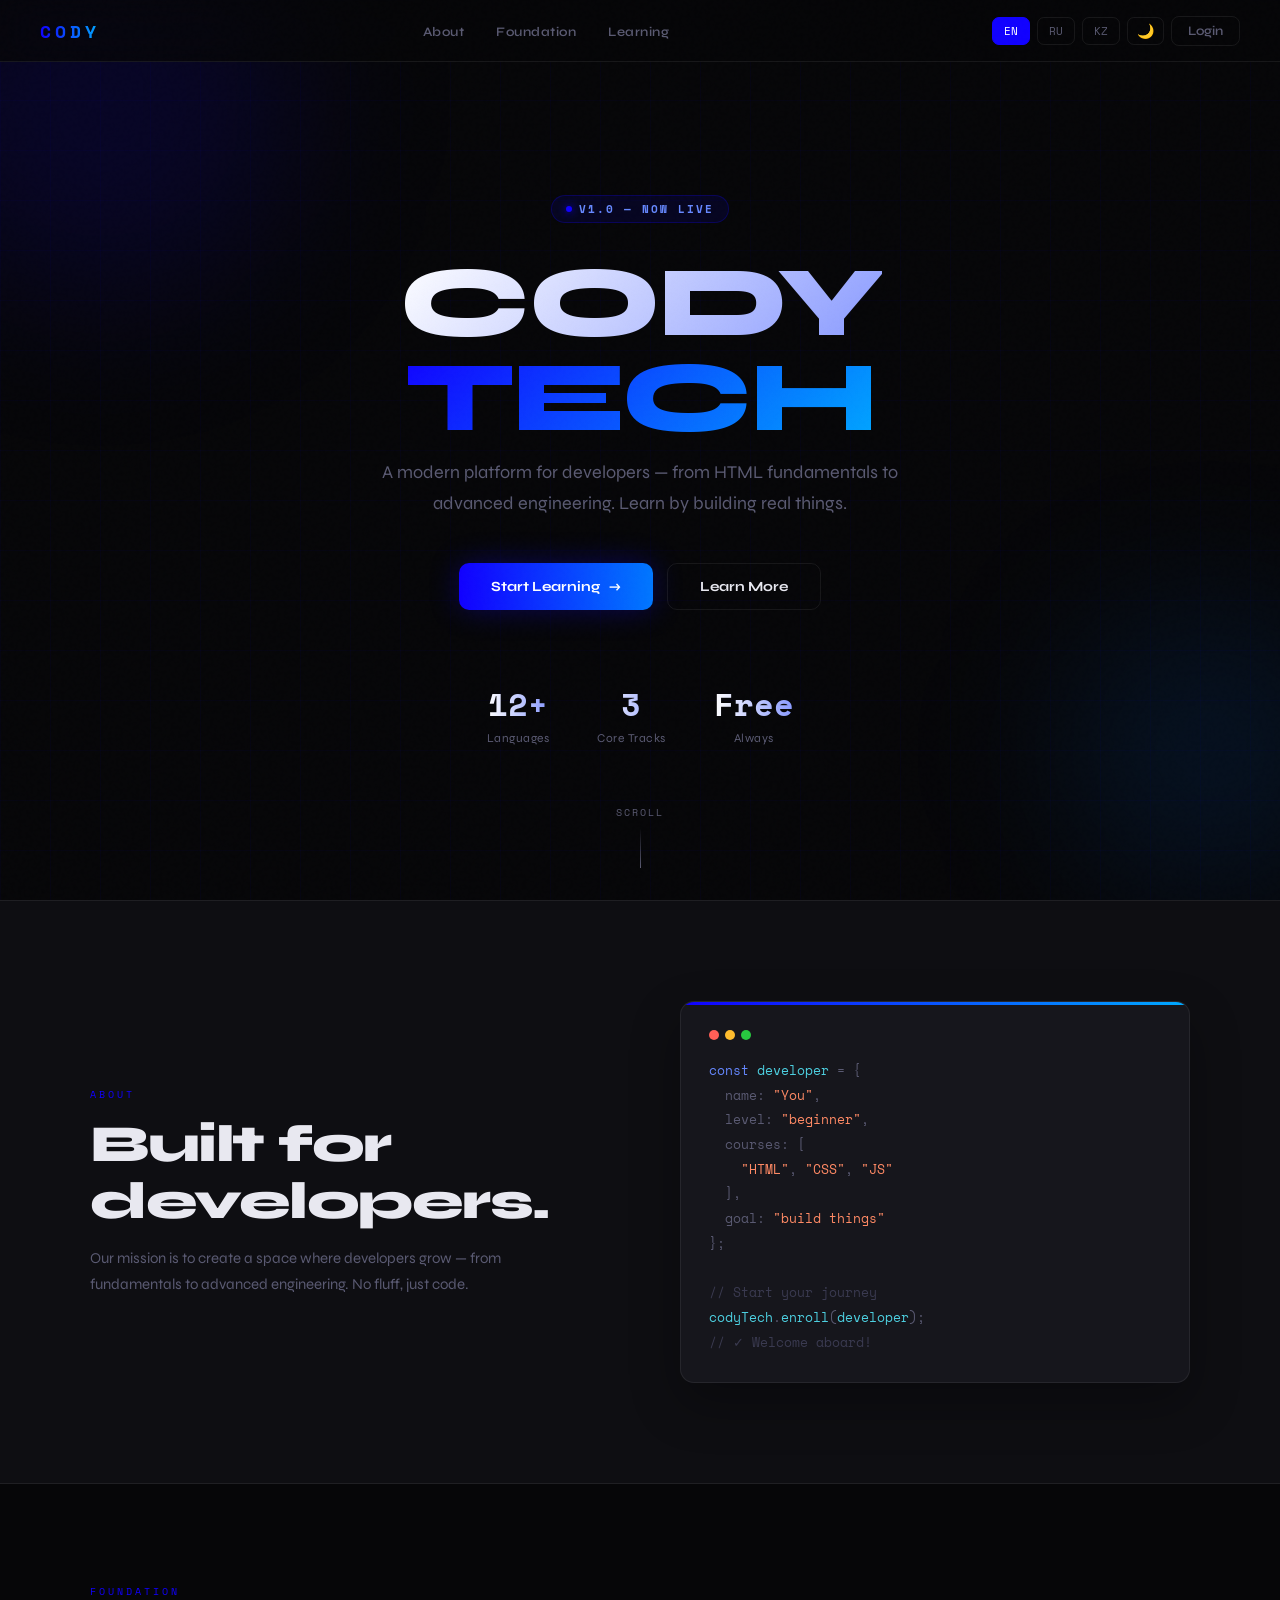
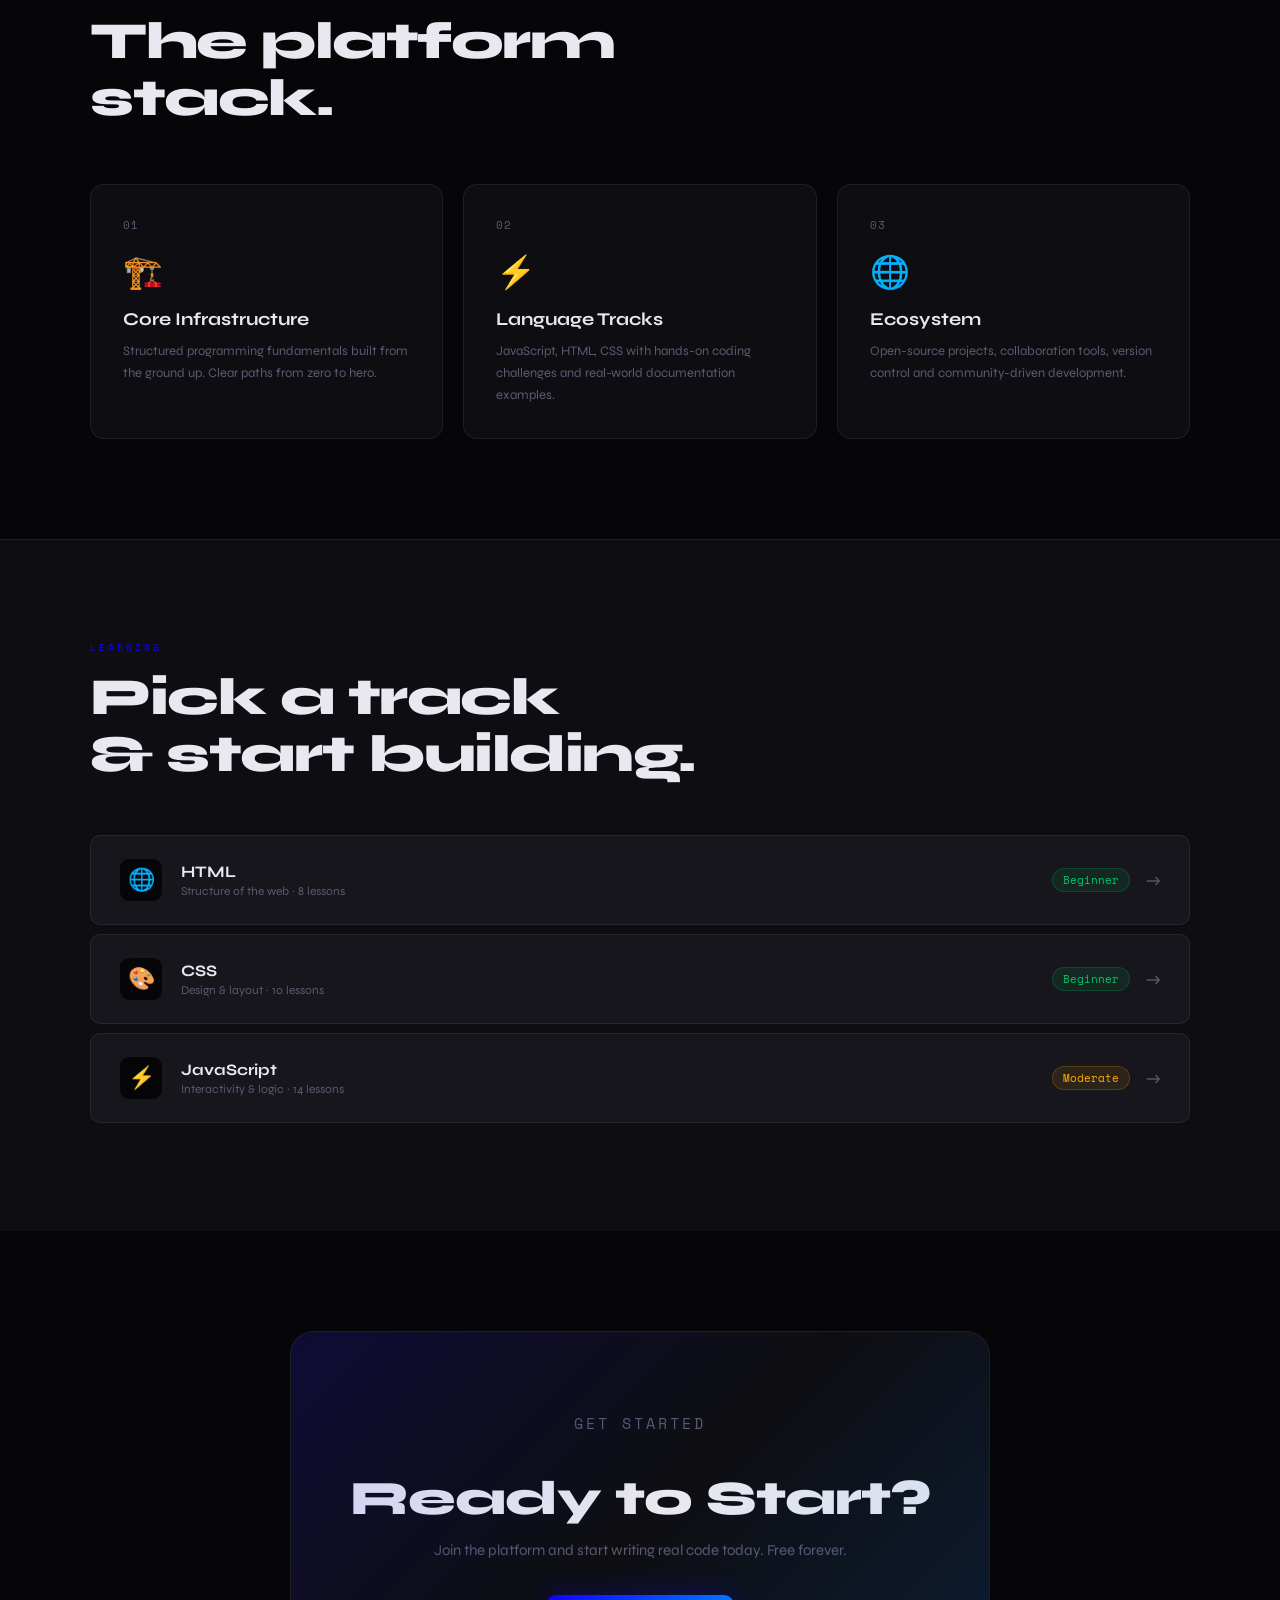
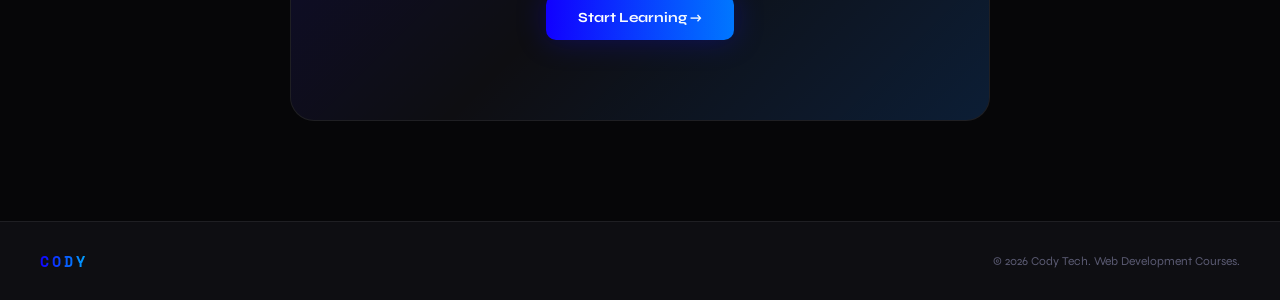
<file: index.html>
<!DOCTYPE html>
<html lang="en">
<head>
    <meta charset="UTF-8">
    <title>Cody Tech</title>
    <meta name="viewport" content="width=device-width, initial-scale=1.0">
    <link rel="preconnect" href="https://fonts.googleapis.com">
    <link href="https://fonts.googleapis.com/css2?family=Space+Mono:wght@400;700&family=Syne:wght@400;600;700;800&display=swap" rel="stylesheet">
    <style>
        :root {
            --bg: #060608;
            --surface: #0e0e12;
            --surface2: #16161c;
            --border: rgba(255,255,255,0.07);
            --text: #e8e8f0;
            --muted: #5a5a72;
            --accent: #1100ff;
            --accent2: #0077ff;
            --glow: rgba(17,0,255,0.18);
            --radius: 14px;
        }
        body.light {
            --bg: #f0f0f5;
            --surface: #ffffff;
            --surface2: #e8e8f0;
            --border: rgba(0,0,0,0.08);
            --text: #0e0e16;
            --muted: #888899;
            --glow: rgba(17,0,255,0.08);
        }

        * { margin:0; padding:0; box-sizing:border-box; }
        html { scroll-behavior: smooth; }

        body {
            background: var(--bg);
            color: var(--text);
            font-family: 'Syne', sans-serif;
            transition: background 0.3s, color 0.3s;
            overflow-x: hidden;
        }

        /* ─── NOISE OVERLAY ─── */
        body::before {
            content:'';
            position:fixed; inset:0;
            background-image: url("data:image/svg+xml,%3Csvg viewBox='0 0 256 256' xmlns='http://www.w3.org/2000/svg'%3E%3Cfilter id='noise'%3E%3CfeTurbulence type='fractalNoise' baseFrequency='0.9' numOctaves='4' stitchTiles='stitch'/%3E%3C/filter%3E%3Crect width='100%25' height='100%25' filter='url(%23noise)' opacity='0.035'/%3E%3C/svg%3E");
            pointer-events:none; z-index:9999; opacity:0.4;
        }

        /* ─── NAVBAR ─── */
        .navbar {
            position: fixed; top:0; left:0; right:0; z-index:1000;
            display: flex; align-items:center; justify-content:space-between;
            padding: 0 40px;
            height: 62px;
            background: rgba(6,6,8,0.85);
            backdrop-filter: blur(20px) saturate(180%);
            border-bottom: 1px solid var(--border);
            transition: background 0.3s;
        }
        body.light .navbar { background: rgba(240,240,245,0.9); }

        .logo {
            font-family: 'Space Mono', monospace;
            font-size: 18px; font-weight:700;
            letter-spacing: 4px;
            background: linear-gradient(90deg, #1100ff, #00aaff);
            -webkit-background-clip: text; -webkit-text-fill-color: transparent;
            text-decoration:none;
        }

        .nav-links { display:flex; gap:32px; list-style:none; }
        .nav-links a {
            text-decoration:none; color: var(--muted);
            font-size:13px; font-weight:600; letter-spacing:0.5px;
            transition: color 0.2s;
        }
        .nav-links a:hover { color: var(--text); }

        .nav-controls { display:flex; align-items:center; gap:7px; }
        .ctrl-btn {
            padding:5px 11px; border-radius:7px;
            border:1px solid var(--border); background:transparent;
            color: var(--muted); cursor:pointer; font-size:11px;
            font-family: 'Space Mono', monospace;
            transition:all 0.2s;
        }
        .ctrl-btn:hover, .ctrl-btn.active {
            background:#1100ff; border-color:#1100ff; color:#fff;
        }
        .theme-btn {
            padding:5px 9px; border-radius:7px;
            border:1px solid var(--border); background:transparent;
            cursor:pointer; font-size:14px; transition:border-color 0.2s;
        }

        /* Login link */
        .login-link {
            padding:6px 16px; border-radius:8px;
            border:1px solid var(--border);
            color: var(--muted); text-decoration:none;
            font-size:13px; font-weight:600;
            transition: all 0.2s;
        }
        .login-link:hover { border-color:#1100ff; color:#1100ff; }

        /* Avatar */
        .avatar-wrap { position:relative; }
        .avatar-circle {
            width:34px; height:34px; border-radius:50%;
            background: linear-gradient(135deg,#1100ff,#0077ff);
            display:flex; align-items:center; justify-content:center;
            font-size:13px; font-weight:700; color:#fff;
            cursor:pointer; user-select:none;
            transition: box-shadow 0.2s, transform 0.2s;
        }
        .avatar-circle:hover { box-shadow:0 0 0 3px rgba(17,0,255,0.4); transform:scale(1.05); }
        .avatar-dropdown {
            display:none; position:absolute; top:46px; right:0;
            width:195px; background: var(--surface);
            border:1px solid var(--border); border-radius:12px;
            padding:7px 0; box-shadow:0 12px 30px rgba(0,0,0,0.5); z-index:2000;
        }
        .avatar-dropdown.open { display:block; }
        .drop-header { padding:11px 15px 9px; border-bottom:1px solid var(--border); margin-bottom:4px; }
        .drop-username { font-size:13px; font-weight:700; }
        .drop-role { font-size:11px; color: var(--muted); margin-top:2px; }
        .drop-item {
            display:flex; align-items:center; gap:9px;
            padding:8px 15px; font-size:13px; color: var(--muted);
            cursor:pointer; transition:background 0.15s; text-decoration:none;
        }
        .drop-item:hover { background: var(--border); color: var(--text); }
        .drop-item.danger { color:#ff5555; }
        .drop-item.danger:hover { background:rgba(255,50,50,0.08); }
        .drop-divider { height:1px; background: var(--border); margin:4px 0; }

        /* ─── HERO ─── */
        .hero {
            min-height: 100vh;
            display: flex; flex-direction:column;
            align-items:center; justify-content:center;
            text-align: center;
            padding: 120px 40px 80px;
            position: relative;
            overflow: hidden;
        }

        /* Animated grid background */
        .hero::after {
            content:'';
            position:absolute; inset:0;
            background-image:
                linear-gradient(rgba(17,0,255,0.04) 1px, transparent 1px),
                linear-gradient(90deg, rgba(17,0,255,0.04) 1px, transparent 1px);
            background-size: 50px 50px;
            animation: gridMove 20s linear infinite;
            pointer-events:none;
        }
        body.light .hero::after {
            background-image:
                linear-gradient(rgba(17,0,255,0.06) 1px, transparent 1px),
                linear-gradient(90deg, rgba(17,0,255,0.06) 1px, transparent 1px);
        }
        @keyframes gridMove {
            0% { transform:translateY(0); }
            100% { transform:translateY(50px); }
        }

        /* Glowing orbs */
        .orb {
            position:absolute; border-radius:50%;
            filter: blur(80px); pointer-events:none;
            animation: float 8s ease-in-out infinite;
        }
        .orb1 {
            width:400px; height:400px;
            background: rgba(17,0,255,0.12);
            top:-100px; left:-100px;
            animation-delay: 0s;
        }
        .orb2 {
            width:300px; height:300px;
            background: rgba(0,119,255,0.1);
            bottom:0; right:-80px;
            animation-delay: -4s;
        }
        body.light .orb1 { background: rgba(17,0,255,0.07); }
        body.light .orb2 { background: rgba(0,119,255,0.06); }

        @keyframes float {
            0%,100% { transform:translateY(0) scale(1); }
            50% { transform:translateY(-30px) scale(1.05); }
        }

        .hero-badge {
            display:inline-flex; align-items:center; gap:7px;
            padding:5px 14px; border-radius:30px;
            background: rgba(17,0,255,0.1);
            border:1px solid rgba(17,0,255,0.25);
            font-size:11px; letter-spacing:2px; font-weight:700;
            color:#6688ff; text-transform:uppercase;
            margin-bottom:32px;
            font-family: 'Space Mono', monospace;
            animation: fadeUp 0.7s ease both;
        }
        .badge-dot {
            width:6px; height:6px; border-radius:50%;
            background:#1100ff;
            box-shadow:0 0 8px #1100ff;
            animation: pulse 2s ease infinite;
        }
        @keyframes pulse {
            0%,100% { opacity:1; transform:scale(1); }
            50% { opacity:0.5; transform:scale(0.8); }
        }

        .hero h1 {
            font-size: clamp(52px, 8vw, 100px);
            font-weight: 800;
            line-height: 0.95;
            letter-spacing: -3px;
            margin-bottom: 12px;
            position:relative; z-index:1;
            animation: fadeUp 0.7s ease 0.1s both;
        }
        .hero h1 .word-cody {
            display:block;
            background: linear-gradient(135deg, #ffffff 0%, #8899ff 100%);
            -webkit-background-clip:text; -webkit-text-fill-color:transparent;
        }
        body.light .hero h1 .word-cody {
            background: linear-gradient(135deg, #0e0e16 0%, #1100ff 100%);
            -webkit-background-clip:text; -webkit-text-fill-color:transparent;
        }
        .hero h1 .word-tech {
            display:block;
            background: linear-gradient(135deg, #1100ff 0%, #00aaff 100%);
            -webkit-background-clip:text; -webkit-text-fill-color:transparent;
        }

        .hero-desc {
            font-size: clamp(15px, 2vw, 18px);
            color: var(--muted);
            max-width: 560px;
            line-height: 1.7;
            margin-bottom: 44px;
            font-weight:400;
            position:relative; z-index:1;
            animation: fadeUp 0.7s ease 0.2s both;
        }

        .hero-cta {
            display: flex; gap:14px; flex-wrap:wrap; justify-content:center;
            position:relative; z-index:1;
            animation: fadeUp 0.7s ease 0.3s both;
        }

        .btn-primary {
            display:inline-flex; align-items:center; gap:9px;
            padding:14px 32px; border-radius:10px;
            background: linear-gradient(90deg, #1100ff, #0077ff);
            color:#fff; font-size:14px; font-weight:700;
            text-decoration:none; border:none; cursor:pointer;
            box-shadow: 0 0 30px rgba(17,0,255,0.3);
            transition: transform 0.2s, box-shadow 0.2s;
            font-family:'Syne', sans-serif;
        }
        .btn-primary:hover {
            transform: translateY(-2px);
            box-shadow: 0 0 50px rgba(17,0,255,0.5);
        }
        .btn-primary:active { transform:scale(0.97); }

        .btn-secondary {
            display:inline-flex; align-items:center; gap:9px;
            padding:14px 32px; border-radius:10px;
            background: transparent; color: var(--text);
            font-size:14px; font-weight:700;
            border:1px solid var(--border); cursor:pointer;
            text-decoration:none;
            transition: border-color 0.2s, background 0.2s;
            font-family:'Syne', sans-serif;
        }
        .btn-secondary:hover { border-color: rgba(17,0,255,0.5); background: rgba(17,0,255,0.05); }

        /* Stats strip */
        .hero-stats {
            display:flex; gap:48px; margin-top:70px;
            position:relative; z-index:1;
            animation: fadeUp 0.7s ease 0.4s both;
        }
        .stat-item { text-align:center; }
        .stat-num {
            font-size:32px; font-weight:800;
            background:linear-gradient(90deg, #fff, #8899ff);
            -webkit-background-clip:text; -webkit-text-fill-color:transparent;
            font-family:'Space Mono', monospace;
        }
        body.light .stat-num {
            background:linear-gradient(90deg,#0e0e16,#1100ff);
            -webkit-background-clip:text; -webkit-text-fill-color:transparent;
        }
        .stat-label { font-size:12px; color:var(--muted); margin-top:3px; letter-spacing:0.5px; }

        /* Scroll indicator */
        .scroll-hint {
            position:absolute; bottom:32px; left:50%; transform:translateX(-50%);
            display:flex; flex-direction:column; align-items:center; gap:8px;
            color:var(--muted); font-size:10px; letter-spacing:2px;
            font-family:'Space Mono', monospace;
            animation: fadeIn 1s ease 1s both;
        }
        .scroll-line {
            width:1px; height:40px;
            background:linear-gradient(to bottom, transparent, var(--muted));
            animation: lineGrow 2s ease-in-out infinite;
        }
        @keyframes lineGrow {
            0% { transform:scaleY(0); transform-origin:top; }
            50% { transform:scaleY(1); transform-origin:top; }
            51% { transform:scaleY(1); transform-origin:bottom; }
            100% { transform:scaleY(0); transform-origin:bottom; }
        }

        /* ─── SECTIONS ─── */
        section { padding:100px 40px; }

        .section-label {
            font-family: 'Space Mono', monospace;
            font-size:10px; letter-spacing:3px; color:#1100ff;
            text-transform:uppercase; margin-bottom:14px;
        }
        .section-title {
            font-size:clamp(32px,5vw,52px); font-weight:800;
            line-height:1.1; letter-spacing:-1.5px;
            margin-bottom:16px;
        }
        .section-sub {
            font-size:15px; color:var(--muted); max-width:500px; line-height:1.7;
        }

        /* ─── ABOUT ─── */
        #about {
            background: var(--surface);
            border-top:1px solid var(--border);
            border-bottom:1px solid var(--border);
        }
        .about-inner {
            max-width:1100px; margin:0 auto;
            display:grid; grid-template-columns:1fr 1fr; gap:80px; align-items:center;
        }
        .about-visual {
            position:relative; display:flex; justify-content:center;
        }
        .about-code {
            background: var(--surface2);
            border:1px solid var(--border);
            border-radius:var(--radius);
            padding:28px;
            font-family:'Space Mono', monospace;
            font-size:13px; line-height:1.9;
            color: var(--muted);
            box-shadow:0 20px 50px rgba(0,0,0,0.3);
            width:100%;
            position:relative;
            overflow:hidden;
        }
        .about-code::before {
            content:'';
            position:absolute; top:0; left:0; right:0; height:3px;
            background:linear-gradient(90deg,#1100ff,#00aaff);
        }
        .code-bar {
            display:flex; gap:6px; margin-bottom:18px;
        }
        .code-dot { width:10px; height:10px; border-radius:50%; }
        .code-dot:nth-child(1) { background:#ff5f57; }
        .code-dot:nth-child(2) { background:#febc2e; }
        .code-dot:nth-child(3) { background:#28c840; }
        .hl-key { color:#6688ff; }
        .hl-str { color:#ff8a65; }
        .hl-fn { color:#4dd0e1; }
        .hl-num { color:#a5d6a7; }
        .hl-comment { color:#3a3a50; }

        /* ─── FEATURES/FOUNDATION ─── */
        #features {
            background: var(--bg);
        }
        .features-inner { max-width:1100px; margin:0 auto; }
        .features-header { margin-bottom:56px; }

        .cards-grid {
            display:grid;
            grid-template-columns:repeat(3,1fr);
            gap:20px;
        }
        @media(max-width:768px){ .cards-grid{grid-template-columns:1fr;} .about-inner{grid-template-columns:1fr;} }

        .feat-card {
            background: var(--surface);
            border:1px solid var(--border);
            border-radius:var(--radius);
            padding:32px;
            position:relative; overflow:hidden;
            transition:transform 0.3s, border-color 0.3s, box-shadow 0.3s;
        }
        .feat-card::before {
            content:'';
            position:absolute; top:0; left:0; right:0; height:2px;
            background:linear-gradient(90deg,#1100ff,#00aaff);
            transform:scaleX(0); transform-origin:left;
            transition:transform 0.3s;
        }
        .feat-card:hover { transform:translateY(-6px); border-color:rgba(17,0,255,0.25); box-shadow:0 20px 40px var(--glow); }
        .feat-card:hover::before { transform:scaleX(1); }

        .feat-num {
            font-family:'Space Mono', monospace;
            font-size:11px; color:var(--muted); letter-spacing:1px;
            margin-bottom:20px;
        }
        .feat-icon {
            font-size:32px; margin-bottom:16px; display:block;
        }
        .feat-title { font-size:18px; font-weight:700; margin-bottom:10px; }
        .feat-desc { font-size:13px; color:var(--muted); line-height:1.7; }

        /* ─── TRACKS ─── */
        #learning {
            background: var(--surface);
            border-top:1px solid var(--border);
        }
        .tracks-inner { max-width:1100px; margin:0 auto; }
        .tracks-header { margin-bottom:52px; }

        .track-list { display:flex; flex-direction:column; gap:1px; }
        .track-item {
            display:flex; align-items:center; justify-content:space-between;
            padding:22px 28px;
            background:var(--surface2);
            border-radius:10px;
            margin-bottom:8px;
            border:1px solid var(--border);
            cursor:pointer;
            text-decoration:none; color:inherit;
            transition:background 0.2s, border-color 0.2s, transform 0.2s;
        }
        .track-item:hover { background:var(--surface); border-color:rgba(17,0,255,0.2); transform:translateX(6px); }

        .track-left { display:flex; align-items:center; gap:18px; }
        .track-icon {
            width:44px; height:44px; border-radius:10px;
            background:var(--bg); border:1px solid var(--border);
            display:flex; align-items:center; justify-content:center;
            font-size:22px; flex-shrink:0;
        }
        .track-name { font-size:16px; font-weight:700; margin-bottom:3px; }
        .track-meta { font-size:12px; color:var(--muted); }
        .track-right { display:flex; align-items:center; gap:16px; }
        .track-level {
            font-size:11px; padding:3px 10px; border-radius:20px;
            font-family:'Space Mono', monospace;
        }
        .lv-beginner { background:rgba(0,200,100,0.1); color:#00c864; border:1px solid rgba(0,200,100,0.2); }
        .lv-moderate { background:rgba(255,170,0,0.1); color:#ffaa00; border:1px solid rgba(255,170,0,0.2); }
        .track-arrow { color:var(--muted); font-size:18px; transition:transform 0.2s; }
        .track-item:hover .track-arrow { transform:translateX(4px); color:#1100ff; }

        /* ─── CTA ─── */
        #cta {
            background:var(--bg);
            text-align:center;
        }
        .cta-inner {
            max-width:700px; margin:0 auto;
            padding:80px 40px;
            background:var(--surface);
            border-radius:24px;
            border:1px solid var(--border);
            position:relative; overflow:hidden;
        }
        .cta-inner::before {
            content:'';
            position:absolute; inset:-1px;
            border-radius:24px;
            background:linear-gradient(135deg,rgba(17,0,255,0.15),transparent,rgba(0,119,255,0.15));
            pointer-events:none;
        }
        .cta-inner h2 { font-size:clamp(30px,5vw,48px); font-weight:800; letter-spacing:-1px; margin-bottom:14px; }
        .cta-inner p { font-size:15px; color:var(--muted); margin-bottom:36px; }

        /* ─── FOOTER ─── */
        footer {
            padding:28px 40px;
            background:var(--surface);
            border-top:1px solid var(--border);
            display:flex; align-items:center; justify-content:space-between;
        }
        .footer-logo {
            font-family:'Space Mono', monospace;
            font-size:15px; font-weight:700; letter-spacing:3px;
            background:linear-gradient(90deg,#1100ff,#00aaff);
            -webkit-background-clip:text; -webkit-text-fill-color:transparent;
        }
        .footer-copy { font-size:12px; color:var(--muted); }

        /* ─── ANIMATIONS ─── */
        @keyframes fadeUp {
            from { opacity:0; transform:translateY(24px); }
            to { opacity:1; transform:translateY(0); }
        }
        @keyframes fadeIn {
            from { opacity:0; }
            to { opacity:1; }
        }
        .reveal {
            opacity:0; transform:translateY(30px);
            transition: opacity 0.7s ease, transform 0.7s ease;
        }
        .reveal.visible { opacity:1; transform:translateY(0); }
        .reveal-delay-1 { transition-delay:0.1s; }
        .reveal-delay-2 { transition-delay:0.2s; }
        .reveal-delay-3 { transition-delay:0.3s; }
    </style>
</head>
<body>

<!-- NAVBAR -->
<nav class="navbar">
    <a href="index.html" class="logo">CODY</a>
    <ul class="nav-links">
        <li><a href="#about" data-i="nav_about">About</a></li>
        <li><a href="#features" data-i="nav_foundation">Foundation</a></li>
        <li><a href="#learning" data-i="nav_learning">Learning</a></li>
    </ul>
    <div class="nav-controls">
        <button class="ctrl-btn active" onclick="setLang('en',this)">EN</button>
        <button class="ctrl-btn" onclick="setLang('ru',this)">RU</button>
        <button class="ctrl-btn" onclick="setLang('kz',this)">KZ</button>
        <button class="theme-btn" id="themeBtn" onclick="toggleTheme()">🌙</button>
        <a href="login.html" class="login-link" id="loginLink" data-i="nav_login">Login</a>
        <div class="avatar-wrap" id="avatarWrap" style="display:none">
            <div class="avatar-circle" id="avatarCircle" onclick="toggleDropdown()"></div>
            <div class="avatar-dropdown" id="avatarDropdown">
                <div class="drop-header">
                    <div class="drop-username" id="dropUsername"></div>
                    <div class="drop-role" data-i="drop_role">Student</div>
                </div>
                <a href="#" class="drop-item">👤 <span data-i="drop_profile">My Profile</span></a>
                <a href="download.html" class="drop-item">📚 <span data-i="drop_courses">My Courses</span></a>
                <a href="#" class="drop-item">⚙️ <span data-i="drop_settings">Settings</span></a>
                <div class="drop-divider"></div>
                <div class="drop-item danger" onclick="doLogout()">🚪 <span data-i="drop_logout">Logout</span></div>
            </div>
        </div>
    </div>
</nav>

<!-- HERO -->
<section class="hero">
    <div class="orb orb1"></div>
    <div class="orb orb2"></div>

    <div class="hero-badge">
        <span class="badge-dot"></span>
        <span data-i="badge_txt">v1.0 — Now Live</span>
    </div>

    <h1>
        <span class="word-cody" data-i="hero_word1">CODY</span>
        <span class="word-tech" data-i="hero_word2">TECH</span>
    </h1>

    <p class="hero-desc" data-i="hero_desc">
        A modern platform for developers — from HTML fundamentals to advanced engineering. Learn by building real things.
    </p>

    <div class="hero-cta">
        <a href="download.html" class="btn-primary" data-i="btn_start">
            Start Learning <span>→</span>
        </a>
        <a href="#about" class="btn-secondary" data-i="btn_learn">
            Learn More
        </a>
    </div>

    <div class="hero-stats">
        <div class="stat-item">
            <div class="stat-num">12+</div>
            <div class="stat-label" data-i="stat1">Languages</div>
        </div>
        <div class="stat-item">
            <div class="stat-num">3</div>
            <div class="stat-label" data-i="stat2">Core Tracks</div>
        </div>
        <div class="stat-item">
            <div class="stat-num">Free</div>
            <div class="stat-label" data-i="stat3">Always</div>
        </div>
    </div>

    <div class="scroll-hint">
        <span>SCROLL</span>
        <div class="scroll-line"></div>
    </div>
</section>

<!-- ABOUT -->
<section id="about">
    <div class="about-inner">
        <div>
            <div class="section-label reveal" data-i="lbl_about">About</div>
            <h2 class="section-title reveal reveal-delay-1" data-i="about_title">Built for<br>developers.</h2>
            <p class="section-sub reveal reveal-delay-2" data-i="about_desc">Our mission is to create a space where developers grow — from fundamentals to advanced engineering. No fluff, just code.</p>
        </div>
        <div class="about-visual reveal reveal-delay-1">
            <div class="about-code">
                <div class="code-bar">
                    <div class="code-dot"></div>
                    <div class="code-dot"></div>
                    <div class="code-dot"></div>
                </div>
<span class="hl-key">const</span> <span class="hl-fn">developer</span> = {<br>
&nbsp;&nbsp;name: <span class="hl-str">"You"</span>,<br>
&nbsp;&nbsp;level: <span class="hl-str">"beginner"</span>,<br>
&nbsp;&nbsp;courses: [<br>
&nbsp;&nbsp;&nbsp;&nbsp;<span class="hl-str">"HTML"</span>, <span class="hl-str">"CSS"</span>, <span class="hl-str">"JS"</span><br>
&nbsp;&nbsp;],<br>
&nbsp;&nbsp;goal: <span class="hl-str">"build things"</span><br>
};<br><br>
<span class="hl-comment">// Start your journey</span><br>
<span class="hl-fn">codyTech</span>.<span class="hl-fn">enroll</span>(<span class="hl-fn">developer</span>);<br>
<span class="hl-comment">// ✓ Welcome aboard!</span>
            </div>
        </div>
    </div>
</section>

<!-- FEATURES / FOUNDATION -->
<section id="features">
    <div class="features-inner">
        <div class="features-header">
            <div class="section-label reveal" data-i="lbl_foundation">Foundation</div>
            <h2 class="section-title reveal reveal-delay-1" data-i="found_title">The platform<br>stack.</h2>
        </div>
        <div class="cards-grid">
            <div class="feat-card reveal">
                <div class="feat-num">01</div>
                <span class="feat-icon">🏗️</span>
                <div class="feat-title" data-i="card1_title">Core Infrastructure</div>
                <p class="feat-desc" data-i="card1_desc">Structured programming fundamentals built from the ground up. Clear paths from zero to hero.</p>
            </div>
            <div class="feat-card reveal reveal-delay-1">
                <div class="feat-num">02</div>
                <span class="feat-icon">⚡</span>
                <div class="feat-title" data-i="card2_title">Language Tracks</div>
                <p class="feat-desc" data-i="card2_desc">JavaScript, HTML, CSS with hands-on coding challenges and real-world documentation examples.</p>
            </div>
            <div class="feat-card reveal reveal-delay-2">
                <div class="feat-num">03</div>
                <span class="feat-icon">🌐</span>
                <div class="feat-title" data-i="card3_title">Ecosystem</div>
                <p class="feat-desc" data-i="card3_desc">Open-source projects, collaboration tools, version control and community-driven development.</p>
            </div>
        </div>
    </div>
</section>

<!-- LEARNING TRACKS -->
<section id="learning">
    <div class="tracks-inner">
        <div class="tracks-header">
            <div class="section-label reveal" data-i="lbl_learning">Learning</div>
            <h2 class="section-title reveal reveal-delay-1" data-i="tracks_title">Pick a track<br>& start building.</h2>
        </div>
        <div class="track-list reveal reveal-delay-1">
            <a href="learn-html.html" class="track-item">
                <div class="track-left">
                    <div class="track-icon">🌐</div>
                    <div>
                        <div class="track-name">HTML</div>
                        <div class="track-meta" data-i="track_html_meta">Structure of the web · 8 lessons</div>
                    </div>
                </div>
                <div class="track-right">
                    <span class="track-level lv-beginner" data-i="lv_beginner">Beginner</span>
                    <span class="track-arrow">→</span>
                </div>
            </a>
            <a href="learn-css.html" class="track-item">
                <div class="track-left">
                    <div class="track-icon">🎨</div>
                    <div>
                        <div class="track-name">CSS</div>
                        <div class="track-meta" data-i="track_css_meta">Design & layout · 10 lessons</div>
                    </div>
                </div>
                <div class="track-right">
                    <span class="track-level lv-beginner" data-i="lv_beginner">Beginner</span>
                    <span class="track-arrow">→</span>
                </div>
            </a>
            <a href="learn-js.html" class="track-item">
                <div class="track-left">
                    <div class="track-icon">⚡</div>
                    <div>
                        <div class="track-name">JavaScript</div>
                        <div class="track-meta" data-i="track_js_meta">Interactivity & logic · 14 lessons</div>
                    </div>
                </div>
                <div class="track-right">
                    <span class="track-level lv-moderate" data-i="lv_moderate">Moderate</span>
                    <span class="track-arrow">→</span>
                </div>
            </a>
        </div>
    </div>
</section>

<!-- CTA -->
<section id="cta">
    <div class="cta-inner reveal">
        <p class="section-label" data-i="lbl_cta">Get started</p>
        <h2 data-i="ready_title">Ready to Start?</h2>
        <p data-i="cta_desc">Join the platform and start writing real code today. Free forever.</p>
        <a href="download.html" class="btn-primary" data-i="btn_start">
            Start Learning →
        </a>
    </div>
</section>

<!-- FOOTER -->
<footer>
    <div class="footer-logo">CODY</div>
    <div class="footer-copy">© 2026 Cody Tech. <span data-i="footer_txt">Web Development Courses.</span></div>
</footer>

<script>
// ── AUTH ──
function checkAuth() {
    const user = localStorage.getItem('cody_user');
    if (user) {
        document.getElementById('loginLink').style.display = 'none';
        document.getElementById('avatarWrap').style.display = 'block';
        document.getElementById('avatarCircle').textContent = user.trim().charAt(0).toUpperCase();
        document.getElementById('dropUsername').textContent = user;
    } else {
        document.getElementById('loginLink').style.display = 'inline';
        document.getElementById('avatarWrap').style.display = 'none';
    }
}
function toggleDropdown() { document.getElementById('avatarDropdown').classList.toggle('open'); }
function doLogout() { localStorage.removeItem('cody_user'); checkAuth(); document.getElementById('avatarDropdown').classList.remove('open'); }
document.addEventListener('click', e => {
    const wrap = document.getElementById('avatarWrap');
    if (wrap && !wrap.contains(e.target)) document.getElementById('avatarDropdown').classList.remove('open');
});
checkAuth();

// ── THEME ──
let dark = true;
function toggleTheme() {
    dark = !dark;
    document.body.classList.toggle('light', !dark);
    document.getElementById('themeBtn').textContent = dark ? '🌙' : '☀️';
}

// ── TRANSLATIONS ──
const T = {
    en:{
        nav_login:"Login", nav_about:"About", nav_foundation:"Foundation", nav_learning:"Learning",
        badge_txt:"v1.0 — Now Live",
        hero_word1:"CODY", hero_word2:"TECH",
        hero_desc:"A modern platform for developers — from HTML fundamentals to advanced engineering. Learn by building real things.",
        btn_start:"Start Learning", btn_learn:"Learn More",
        stat1:"Languages", stat2:"Core Tracks", stat3:"Always",
        lbl_about:"About", lbl_foundation:"Foundation", lbl_learning:"Learning", lbl_cta:"Get started",
        about_title:"Built for\ndevelopers.", about_desc:"Our mission is to create a space where developers grow — from fundamentals to advanced engineering. No fluff, just code.",
        found_title:"The platform\nstack.",
        card1_title:"Core Infrastructure", card1_desc:"Structured programming fundamentals built from the ground up. Clear paths from zero to hero.",
        card2_title:"Language Tracks", card2_desc:"JavaScript, HTML, CSS with hands-on coding challenges and real-world documentation examples.",
        card3_title:"Ecosystem", card3_desc:"Open-source projects, collaboration tools, version control and community-driven development.",
        tracks_title:"Pick a track\n& start building.",
        track_html_meta:"Structure of the web · 8 lessons",
        track_css_meta:"Design & layout · 10 lessons",
        track_js_meta:"Interactivity & logic · 14 lessons",
        lv_beginner:"Beginner", lv_moderate:"Moderate",
        ready_title:"Ready to Start?",
        cta_desc:"Join the platform and start writing real code today. Free forever.",
        footer_txt:"Web Development Courses.",
        drop_role:"Student", drop_profile:"My Profile", drop_courses:"My Courses",
        drop_settings:"Settings", drop_logout:"Logout",
    },
    ru:{
        nav_login:"Войти", nav_about:"О нас", nav_foundation:"Основы", nav_learning:"Обучение",
        badge_txt:"v1.0 — Запущено",
        hero_word1:"CODY", hero_word2:"TECH",
        hero_desc:"Современная платформа для разработчиков — от основ HTML до продвинутой инженерии. Учись, создавая реальные проекты.",
        btn_start:"Начать обучение", btn_learn:"Узнать больше",
        stat1:"Языков", stat2:"Треков", stat3:"Бесплатно",
        lbl_about:"О нас", lbl_foundation:"Основы", lbl_learning:"Обучение", lbl_cta:"Начать",
        about_title:"Создано для\nразработчиков.", about_desc:"Наша миссия — создать пространство, где разработчики растут от основ до продвинутой инженерии. Только код, без воды.",
        found_title:"Стек\nплатформы.",
        card1_title:"Базовая инфраструктура", card1_desc:"Структурированные основы программирования с нуля. Чёткие пути от новичка до профессионала.",
        card2_title:"Языковые треки", card2_desc:"JavaScript, HTML, CSS с практическими заданиями и реальными примерами документации.",
        card3_title:"Экосистема", card3_desc:"Open-source проекты, инструменты совместной работы, контроль версий и сообщество разработчиков.",
        tracks_title:"Выбери трек\nи начни создавать.",
        track_html_meta:"Структура веба · 8 уроков",
        track_css_meta:"Дизайн и макеты · 10 уроков",
        track_js_meta:"Интерактивность и логика · 14 уроков",
        lv_beginner:"Начинающий", lv_moderate:"Средний",
        ready_title:"Готовы начать?",
        cta_desc:"Присоединяйтесь и начните писать настоящий код уже сегодня. Бесплатно навсегда.",
        footer_txt:"Курсы веб-разработки.",
        drop_role:"Студент", drop_profile:"Мой профиль", drop_courses:"Мои курсы",
        drop_settings:"Настройки", drop_logout:"Выйти",
    },
    kz:{
        nav_login:"Кіру", nav_about:"Біз туралы", nav_foundation:"Негіздер", nav_learning:"Оқыту",
        badge_txt:"v1.0 — Іске қосылды",
        hero_word1:"CODY", hero_word2:"TECH",
        hero_desc:"Әзірлеушілерге арналған заманауи платформа — HTML негіздерінен жоғары инженерияға дейін. Нақты жобалар жасап үйрен.",
        btn_start:"Оқуды бастау", btn_learn:"Толығырақ",
        stat1:"Тіл", stat2:"Бағыт", stat3:"Тегін",
        lbl_about:"Біз туралы", lbl_foundation:"Негіздер", lbl_learning:"Оқыту", lbl_cta:"Бастау",
        about_title:"Әзірлеушілер\nүшін жасалды.", about_desc:"Біздің миссиямыз — негіздерден жоғары инженерияға дейін өсетін кеңістік жасау. Тек код, артық ештеңе жоқ.",
        found_title:"Платформа\nстегі.",
        card1_title:"Негізгі инфрақұрылым", card1_desc:"Нөлден бастап тұрғызылған бағдарламалаудың құрылымдалған негіздері.",
        card2_title:"Тіл бағыттары", card2_desc:"JavaScript, HTML, CSS практикалық тапсырмалар мен нақты мысалдармен.",
        card3_title:"Экожүйе", card3_desc:"Ашық бастапқы жобалар, ынтымақтастық құралдары, нұсқаларды басқару.",
        tracks_title:"Бағыт таңда\nжәне жасай бастай.",
        track_html_meta:"Веб құрылымы · 8 сабақ",
        track_css_meta:"Дизайн және макет · 10 сабақ",
        track_js_meta:"Интерактивтілік · 14 сабақ",
        lv_beginner:"Бастаушы", lv_moderate:"Орташа",
        ready_title:"Бастауға дайынсыз ба?",
        cta_desc:"Платформаға қосылып, бүгін нақты код жазуды бастаңыз. Мүлдем тегін.",
        footer_txt:"Веб-әзірлеу курстары.",
        drop_role:"Студент", drop_profile:"Менің профилім", drop_courses:"Менің курстарым",
        drop_settings:"Баптаулар", drop_logout:"Шығу",
    }
};
let lang = 'en';
function setLang(l, btn) {
    lang = l;
    document.querySelectorAll('.ctrl-btn').forEach(b => b.classList.remove('active'));
    btn.classList.add('active');
    const t = T[l];
    document.querySelectorAll('[data-i]').forEach(el => {
        const k = el.getAttribute('data-i');
        if (t[k] !== undefined) el.textContent = t[k];
    });
}

// ── SCROLL REVEAL ──
const observer = new IntersectionObserver(entries => {
    entries.forEach(e => {
        if (e.isIntersecting) { e.target.classList.add('visible'); }
    });
}, { threshold: 0.12 });
document.querySelectorAll('.reveal').forEach(el => observer.observe(el));

// ── NAVBAR SCROLL ──
window.addEventListener('scroll', () => {
    const nav = document.querySelector('.navbar');
    nav.style.borderBottomColor = window.scrollY > 30
        ? 'rgba(17,0,255,0.15)'
        : 'var(--border)';
});
</script>
</body>
</html>
</file>
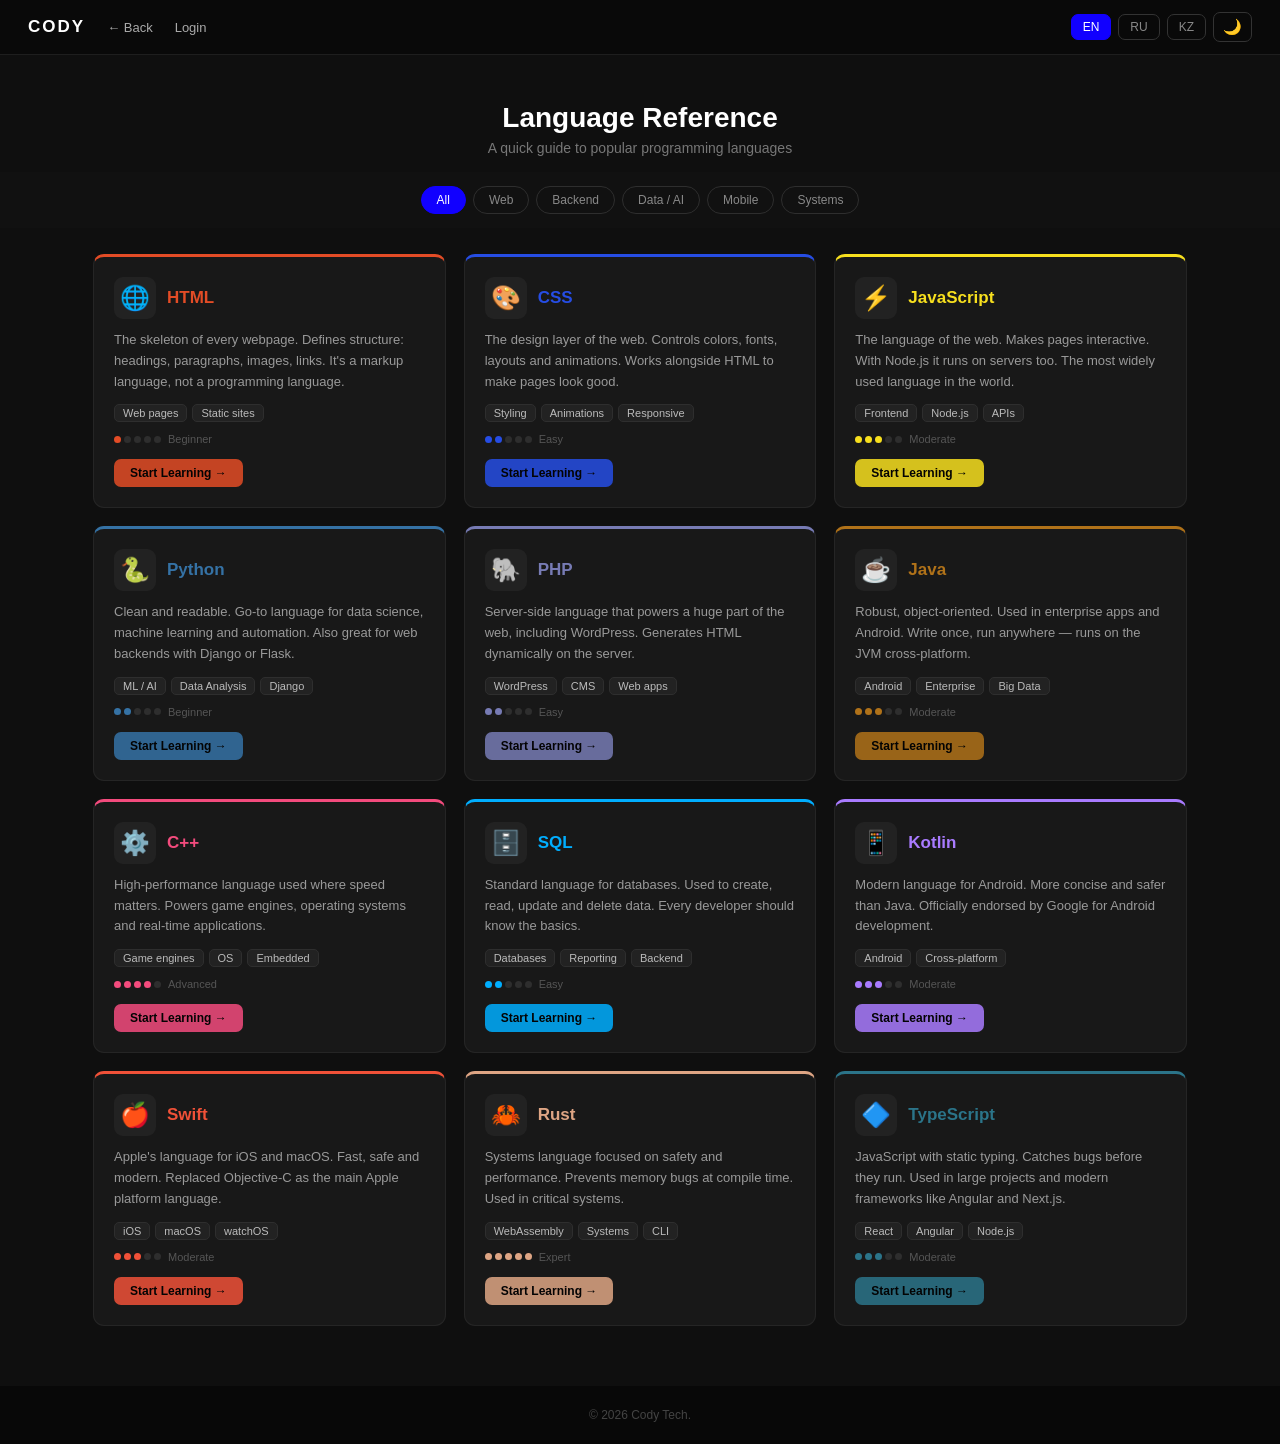
<file: download.html>
<!DOCTYPE html>
<html lang="en">
<head>
    <meta charset="UTF-8">
    <title>Learning — Cody Tech</title>
    <meta name="viewport" content="width=device-width, initial-scale=1.0">
    <link rel="stylesheet" href="style.css">
    <style>
        body.light { background:#f4f4f4; color:#111; }
        body.light .top-bar { background:rgba(255,255,255,0.95); border-bottom:1px solid #ddd; }
        body.light .top-bar a, body.light .logo-txt { color:#111; }
        body.light .filter-bar { background:#e8e8e8; }
        body.light .filter-btn { background:#ddd; color:#333; border-color:#ccc; }
        body.light .filter-btn.active { background:#1100ff; color:#fff; border-color:#1100ff; }
        body.light .ref-card { background:#fff; border-color:#ddd; color:#111; }
        body.light .ref-card p { color:#444; }
        body.light .chip { background:#eee; border-color:#ccc; color:#333; }
        body.light .page-title p { color:#666; }
        body.light .page-title h1 { color:#111; }
        body.light .diff-label { color:#666; }
        body.light footer { background:#e0e0e0; color:#888; }

        .top-bar {
            position:fixed; top:0; left:0; right:0;
            display:flex; justify-content:space-between; align-items:center;
            padding:12px 28px;
            background:rgba(10,10,10,0.95);
            backdrop-filter:blur(8px);
            z-index:1000;
            border-bottom:1px solid #1e1e1e;
        }
        .logo-txt { font-weight:bold; font-size:17px; color:#fff; letter-spacing:2px; }
        .top-left { display:flex; align-items:center; gap:22px; }
        .top-bar a { color:#aaa; text-decoration:none; font-size:13px; transition:color 0.2s; }
        .top-bar a:hover { color:#fff; }
        body.light .top-bar a:hover { color:#000; }
        .top-right { display:flex; gap:7px; align-items:center; }

        .ctrl-btn {
            padding:5px 11px; border-radius:7px;
            border:1px solid #333; background:transparent;
            color:#888; cursor:pointer; font-size:12px; transition:all 0.2s;
        }
        .ctrl-btn:hover, .ctrl-btn.active { background:#1100ff; border-color:#1100ff; color:#fff; }
        body.light .ctrl-btn { border-color:#ccc; color:#555; }
        body.light .ctrl-btn:hover, body.light .ctrl-btn.active { background:#1100ff; border-color:#1100ff; color:#fff; }

        .theme-btn {
            padding:5px 9px; border-radius:7px;
            border:1px solid #333; background:transparent;
            cursor:pointer; font-size:15px; transition:border-color 0.2s;
        }
        body.light .theme-btn { border-color:#ccc; }

        .page-wrapper { padding-top:66px; }

        .page-title { text-align:center; padding:36px 20px 16px; }
        .page-title h1 { font-size:28px; color:#fff; margin-bottom:6px; }
        .page-title p { color:#777; font-size:14px; }

        .filter-bar {
            display:flex; flex-wrap:wrap; justify-content:center;
            gap:7px; padding:14px 20px;
            background:#111;
        }
        .filter-btn {
            padding:6px 15px; border-radius:18px;
            border:1px solid #2e2e2e; background:transparent;
            color:#888; cursor:pointer; font-size:12px; transition:all 0.2s;
        }
        .filter-btn.active { background:#1100ff; border-color:#1100ff; color:#fff; }
        .filter-btn:hover { border-color:#555; color:#ddd; }

        .lang-grid {
            display:grid;
            grid-template-columns:repeat(auto-fill, minmax(265px,1fr));
            gap:18px;
            padding:26px 28px 60px;
            max-width:1150px;
            margin:0 auto;
        }
        .ref-card {
            background:#181818; border:1px solid #252525;
            border-top:3px solid var(--c);
            border-radius:11px; padding:20px;
            transition:transform 0.2s, box-shadow 0.2s;
        }
        .ref-card:hover { transform:translateY(-4px); box-shadow:0 6px 18px rgba(0,0,0,0.35); }
        .ref-card.hidden { display:none; }

        .card-top { display:flex; align-items:center; gap:11px; margin-bottom:11px; }
        .c-icon {
            font-size:24px; width:42px; height:42px;
            display:flex; align-items:center; justify-content:center;
            background:#222; border-radius:9px; flex-shrink:0;
        }
        body.light .c-icon { background:#f0f0f0; }
        .c-name { font-size:17px; font-weight:bold; color:var(--c); }
        .ref-card p { font-size:13px; color:#999; line-height:1.6; margin-bottom:12px; }
        .chips { display:flex; flex-wrap:wrap; gap:5px; margin-bottom:11px; }
        .chip {
            font-size:11px; padding:2px 8px;
            background:#222; border:1px solid #2e2e2e;
            border-radius:5px; color:#bbb;
        }
        .diff-row { display:flex; align-items:center; gap:7px; }
        .d-dots { display:flex; gap:3px; }
        .d-dot { width:7px; height:7px; border-radius:50%; background:#2e2e2e; }
        .d-dot.on { background:var(--c); }
        .diff-label { font-size:11px; color:#555; }

        footer { padding:22px; text-align:center; background:#080808; color:#444; font-size:12px; }
        body.light footer { background:#e0e0e0; color:#888; }

        /* LEARN BUTTON */
        .learn-btn {
            display:inline-block; margin-top:14px;
            padding:7px 16px; border-radius:7px;
            background:var(--c); color:#000;
            text-decoration:none; font-size:12px; font-weight:700;
            transition:opacity 0.2s, transform 0.2s;
            opacity:0.85;
        }
        .learn-btn:hover { opacity:1; transform:translateY(-1px); }
    </style>
</head>
<body>

<div class="top-bar">
    <div class="top-left">
        <span class="logo-txt">CODY</span>
        <a href="index.html">← <span data-i="back">Back</span></a>
        <a href="login.html" data-i="login">Login</a>
    </div>
    <div class="top-right">
        <button class="ctrl-btn active" onclick="setLang('en',this)">EN</button>
        <button class="ctrl-btn" onclick="setLang('ru',this)">RU</button>
        <button class="ctrl-btn" onclick="setLang('kz',this)">KZ</button>
        <button class="theme-btn" id="themeBtn" onclick="toggleTheme()">🌙</button>
    </div>
</div>

<div class="page-wrapper">
    <div class="page-title">
        <h1 data-i="title">Language Reference</h1>
        <p data-i="subtitle">A quick guide to popular programming languages</p>
    </div>

    <div class="filter-bar">
        <button class="filter-btn active" onclick="doFilter('all',this)" data-i="f_all">All</button>
        <button class="filter-btn" onclick="doFilter('web',this)">Web</button>
        <button class="filter-btn" onclick="doFilter('backend',this)">Backend</button>
        <button class="filter-btn" onclick="doFilter('data',this)">Data / AI</button>
        <button class="filter-btn" onclick="doFilter('mobile',this)">Mobile</button>
        <button class="filter-btn" onclick="doFilter('systems',this)">Systems</button>
    </div>

    <div class="lang-grid">

        <div class="ref-card" data-cat="web" style="--c:#e34c26">
            <div class="card-top"><div class="c-icon">🌐</div><div class="c-name">HTML</div></div>
            <p data-i="d_html">The skeleton of every webpage. Defines structure: headings, paragraphs, images, links. It's a markup language, not a programming language.</p>
            <div class="chips"><span class="chip" data-i="c_webpages">Web pages</span><span class="chip" data-i="c_static">Static sites</span></div>
            <div class="diff-row">
                <div class="d-dots"><div class="d-dot on"></div><div class="d-dot"></div><div class="d-dot"></div><div class="d-dot"></div><div class="d-dot"></div></div>
                <span class="diff-label" data-i="lv1">Beginner</span>
            </div>
            <a href="learn-html.html" class="learn-btn" data-i="btn_learn">Start Learning →</a>
        </div>

        <div class="ref-card" data-cat="web" style="--c:#264de4">
            <div class="card-top"><div class="c-icon">🎨</div><div class="c-name">CSS</div></div>
            <p data-i="d_css">The design layer of the web. Controls colors, fonts, layouts and animations. Works alongside HTML to make pages look good.</p>
            <div class="chips"><span class="chip" data-i="c_styling">Styling</span><span class="chip" data-i="c_anim">Animations</span><span class="chip" data-i="c_resp">Responsive</span></div>
            <div class="diff-row">
                <div class="d-dots"><div class="d-dot on"></div><div class="d-dot on"></div><div class="d-dot"></div><div class="d-dot"></div><div class="d-dot"></div></div>
                <span class="diff-label" data-i="lv2">Easy</span>
            </div>
            <a href="learn-css.html" class="learn-btn" data-i="btn_learn">Start Learning →</a>
        </div>

        <div class="ref-card" data-cat="web backend" style="--c:#f7df1e">
            <div class="card-top"><div class="c-icon">⚡</div><div class="c-name">JavaScript</div></div>
            <p data-i="d_js">The language of the web. Makes pages interactive. With Node.js it runs on servers too. The most widely used language in the world.</p>
            <div class="chips"><span class="chip">Frontend</span><span class="chip">Node.js</span><span class="chip">APIs</span></div>
            <div class="diff-row">
                <div class="d-dots"><div class="d-dot on"></div><div class="d-dot on"></div><div class="d-dot on"></div><div class="d-dot"></div><div class="d-dot"></div></div>
                <span class="diff-label" data-i="lv3">Moderate</span>
            </div>
            <a href="learn-js.html" class="learn-btn" data-i="btn_learn">Start Learning →</a>
        </div>

        <div class="ref-card" data-cat="backend data" style="--c:#3572A5">
            <div class="card-top"><div class="c-icon">🐍</div><div class="c-name">Python</div></div>
            <p data-i="d_py">Clean and readable. Go-to language for data science, machine learning and automation. Also great for web backends with Django or Flask.</p>
            <div class="chips"><span class="chip">ML / AI</span><span class="chip" data-i="c_data">Data Analysis</span><span class="chip">Django</span></div>
            <div class="diff-row">
                <div class="d-dots"><div class="d-dot on"></div><div class="d-dot on"></div><div class="d-dot"></div><div class="d-dot"></div><div class="d-dot"></div></div>
                <span class="diff-label" data-i="lv1">Beginner</span>
            </div>
            <a href="learn-python.html" class="learn-btn" data-i="btn_learn">Start Learning →</a>
        </div>

        <div class="ref-card" data-cat="backend web" style="--c:#777BB4">
            <div class="card-top"><div class="c-icon">🐘</div><div class="c-name">PHP</div></div>
            <p data-i="d_php">Server-side language that powers a huge part of the web, including WordPress. Generates HTML dynamically on the server.</p>
            <div class="chips"><span class="chip">WordPress</span><span class="chip">CMS</span><span class="chip">Web apps</span></div>
            <div class="diff-row">
                <div class="d-dots"><div class="d-dot on"></div><div class="d-dot on"></div><div class="d-dot"></div><div class="d-dot"></div><div class="d-dot"></div></div>
                <span class="diff-label" data-i="lv2">Easy</span>
            </div>
            <a href="learn-php.html" class="learn-btn" data-i="btn_learn">Start Learning →</a>
        </div>

        <div class="ref-card" data-cat="backend mobile" style="--c:#b07219">
            <div class="card-top"><div class="c-icon">☕</div><div class="c-name">Java</div></div>
            <p data-i="d_java">Robust, object-oriented. Used in enterprise apps and Android. Write once, run anywhere — runs on the JVM cross-platform.</p>
            <div class="chips"><span class="chip">Android</span><span class="chip">Enterprise</span><span class="chip">Big Data</span></div>
            <div class="diff-row">
                <div class="d-dots"><div class="d-dot on"></div><div class="d-dot on"></div><div class="d-dot on"></div><div class="d-dot"></div><div class="d-dot"></div></div>
                <span class="diff-label" data-i="lv3">Moderate</span>
            </div>
            <a href="learn-java.html" class="learn-btn" data-i="btn_learn">Start Learning →</a>
        </div>

        <div class="ref-card" data-cat="systems" style="--c:#f34b7d">
            <div class="card-top"><div class="c-icon">⚙️</div><div class="c-name">C++</div></div>
            <p data-i="d_cpp">High-performance language used where speed matters. Powers game engines, operating systems and real-time applications.</p>
            <div class="chips"><span class="chip" data-i="c_games">Game engines</span><span class="chip">OS</span><span class="chip">Embedded</span></div>
            <div class="diff-row">
                <div class="d-dots"><div class="d-dot on"></div><div class="d-dot on"></div><div class="d-dot on"></div><div class="d-dot on"></div><div class="d-dot"></div></div>
                <span class="diff-label" data-i="lv4">Advanced</span>
            </div>
            <a href="learn-c++.html" class="learn-btn" data-i="btn_learn">Start Learning →</a>
        </div>

        <div class="ref-card" data-cat="data backend" style="--c:#00aeff">
            <div class="card-top"><div class="c-icon">🗄️</div><div class="c-name">SQL</div></div>
            <p data-i="d_sql">Standard language for databases. Used to create, read, update and delete data. Every developer should know the basics.</p>
            <div class="chips"><span class="chip">Databases</span><span class="chip" data-i="c_report">Reporting</span><span class="chip">Backend</span></div>
            <div class="diff-row">
                <div class="d-dots"><div class="d-dot on"></div><div class="d-dot on"></div><div class="d-dot"></div><div class="d-dot"></div><div class="d-dot"></div></div>
                <span class="diff-label" data-i="lv2">Easy</span>
            </div>
            <a href="learn-sql.html" class="learn-btn" data-i="btn_learn">Start Learning →</a>
        </div>

        <div class="ref-card" data-cat="mobile" style="--c:#A97BFF">
            <div class="card-top"><div class="c-icon">📱</div><div class="c-name">Kotlin</div></div>
            <p data-i="d_kotlin">Modern language for Android. More concise and safer than Java. Officially endorsed by Google for Android development.</p>
            <div class="chips"><span class="chip">Android</span><span class="chip">Cross-platform</span></div>
            <div class="diff-row">
                <div class="d-dots"><div class="d-dot on"></div><div class="d-dot on"></div><div class="d-dot on"></div><div class="d-dot"></div><div class="d-dot"></div></div>
                <span class="diff-label" data-i="lv3">Moderate</span>
            </div>
            <a href="learn-kotlin.html" class="learn-btn" data-i="btn_learn">Start Learning →</a>
        </div>

        <div class="ref-card" data-cat="mobile" style="--c:#F05138">
            <div class="card-top"><div class="c-icon">🍎</div><div class="c-name">Swift</div></div>
            <p data-i="d_swift">Apple's language for iOS and macOS. Fast, safe and modern. Replaced Objective-C as the main Apple platform language.</p>
            <div class="chips"><span class="chip">iOS</span><span class="chip">macOS</span><span class="chip">watchOS</span></div>
            <div class="diff-row">
                <div class="d-dots"><div class="d-dot on"></div><div class="d-dot on"></div><div class="d-dot on"></div><div class="d-dot"></div><div class="d-dot"></div></div>
                <span class="diff-label" data-i="lv3">Moderate</span>
            </div>
            <a href="learn-swift.html" class="learn-btn" data-i="btn_learn">Start Learning →</a>
        </div>

        <div class="ref-card" data-cat="systems" style="--c:#dea584">
            <div class="card-top"><div class="c-icon">🦀</div><div class="c-name">Rust</div></div>
            <p data-i="d_rust">Systems language focused on safety and performance. Prevents memory bugs at compile time. Used in critical systems.</p>
            <div class="chips"><span class="chip">WebAssembly</span><span class="chip">Systems</span><span class="chip">CLI</span></div>
            <div class="diff-row">
                <div class="d-dots"><div class="d-dot on"></div><div class="d-dot on"></div><div class="d-dot on"></div><div class="d-dot on"></div><div class="d-dot on"></div></div>
                <span class="diff-label" data-i="lv5">Expert</span>
            </div>
            <a href="learn-rust.html" class="learn-btn" data-i="btn_learn">Start Learning →</a>
        </div>

        <div class="ref-card" data-cat="web backend" style="--c:#2b7489">
            <div class="card-top"><div class="c-icon">🔷</div><div class="c-name">TypeScript</div></div>
            <p data-i="d_ts">JavaScript with static typing. Catches bugs before they run. Used in large projects and modern frameworks like Angular and Next.js.</p>
            <div class="chips"><span class="chip">React</span><span class="chip">Angular</span><span class="chip">Node.js</span></div>
            <div class="diff-row">
                <div class="d-dots"><div class="d-dot on"></div><div class="d-dot on"></div><div class="d-dot on"></div><div class="d-dot"></div><div class="d-dot"></div></div>
                <span class="diff-label" data-i="lv3">Moderate</span>
            </div>
            <a href="learn-typescript.html" class="learn-btn" data-i="btn_learn">Start Learning →</a>
        </div>

    </div>
</div>

<footer>© 2026 Cody Tech.</footer>

<script>
const LANG = {
    en:{
        title:"Language Reference", subtitle:"A quick guide to popular programming languages",
        back:"Back", login:"Login", f_all:"All",
        lv1:"Beginner", lv2:"Easy", lv3:"Moderate", lv4:"Advanced", lv5:"Expert",
        d_html:"The skeleton of every webpage. Defines structure: headings, paragraphs, images, links. It's a markup language, not a programming language.",
        d_css:"The design layer of the web. Controls colors, fonts, layouts and animations. Works alongside HTML to make pages look good.",
        d_js:"The language of the web. Makes pages interactive. With Node.js it runs on servers too. The most widely used language in the world.",
        d_py:"Clean and readable. Go-to language for data science, machine learning and automation. Also great for web backends with Django or Flask.",
        d_php:"Server-side language that powers a huge part of the web, including WordPress. Generates HTML dynamically on the server.",
        d_java:"Robust, object-oriented. Used in enterprise apps and Android. Write once, run anywhere — runs on the JVM cross-platform.",
        d_cpp:"High-performance language used where speed matters. Powers game engines, operating systems and real-time applications.",
        d_sql:"Standard language for databases. Used to create, read, update and delete data. Every developer should know the basics.",
        d_kotlin:"Modern language for Android. More concise and safer than Java. Officially endorsed by Google for Android development.",
        d_swift:"Apple's language for iOS and macOS. Fast, safe and modern. Replaced Objective-C as the main Apple platform language.",
        d_rust:"Systems language focused on safety and performance. Prevents memory bugs at compile time. Used in critical systems.",
        d_ts:"JavaScript with static typing. Catches bugs before they run. Used in large projects and modern frameworks like Angular and Next.js.",
        c_webpages:"Web pages", c_static:"Static sites", c_styling:"Styling", c_anim:"Animations",
        c_resp:"Responsive", c_data:"Data Analysis", c_games:"Game engines", c_report:"Reporting",
        btn_learn:"Start Learning →",
    },
    ru:{
        title:"Справочник языков", subtitle:"Краткое руководство по популярным языкам программирования",
        back:"Назад", login:"Войти", f_all:"Все",
        lv1:"Начинающий", lv2:"Легко", lv3:"Средний", lv4:"Продвинутый", lv5:"Эксперт",
        d_html:"Скелет каждой веб-страницы. Определяет структуру: заголовки, абзацы, изображения, ссылки. Язык разметки, не программирования.",
        d_css:"Слой дизайна веба. Управляет цветами, шрифтами, макетами и анимациями. Работает совместно с HTML.",
        d_js:"Язык веба. Делает страницы интерактивными. С Node.js работает и на серверах. Самый популярный язык в мире.",
        d_py:"Чистый и читаемый. Основной язык для науки о данных, машинного обучения и автоматизации. Отлично для бэкенда.",
        d_php:"Серверный язык, на котором работает большая часть веба, включая WordPress. Генерирует HTML на сервере.",
        d_java:"Надёжный и объектно-ориентированный. Используется в корпоративном ПО и Android. Работает на JVM.",
        d_cpp:"Высокопроизводительный язык для задач, где важна скорость. Игровые движки, ОС, встраиваемые системы.",
        d_sql:"Стандартный язык для баз данных. Создание, чтение, обновление и удаление данных. Must-know для каждого.",
        d_kotlin:"Современный язык для Android. Лаконичнее и безопаснее Java. Официально рекомендован Google.",
        d_swift:"Язык Apple для iOS и macOS. Быстрый, безопасный и современный. Заменил Objective-C.",
        d_rust:"Системный язык с фокусом на безопасность. Предотвращает ошибки памяти на этапе компиляции.",
        d_ts:"JavaScript со статической типизацией. Ловит ошибки до запуска. Для крупных проектов и фреймворков.",
        c_webpages:"Веб-страницы", c_static:"Статические сайты", c_styling:"Оформление", c_anim:"Анимации",
        c_resp:"Адаптивность", c_data:"Анализ данных", c_games:"Игровые движки", c_report:"Отчёты",
        btn_learn:"Начать обучение →",
    },
    kz:{
        title:"Тіл анықтамалығы", subtitle:"Танымал бағдарламалау тілдеріне қысқаша нұсқаулық",
        back:"Артқа", login:"Кіру", f_all:"Барлығы",
        lv1:"Бастаушы", lv2:"Оңай", lv3:"Орташа", lv4:"Жоғары", lv5:"Эксперт",
        d_html:"Әр веб-беттің қаңқасы. Құрылымды анықтайды: тақырыптар, абзацтар, суреттер, сілтемелер. Бағдарламалау емес — белгілеу тілі.",
        d_css:"Веб-тің дизайн қабаты. Түстерді, қаріптерді, макеттерді басқарады. HTML-мен бірге жұмыс істейді.",
        d_js:"Веб тілі. Беттерді интерактивті етеді. Node.js арқылы серверлерде де жұмыс істейді.",
        d_py:"Таза және оқылатын. Деректер ғылымы, машиналық оқыту және автоматтандыру үшін негізгі тіл.",
        d_php:"WordPress-ті қосқанда вебтің үлкен бөлігін қуаттандыратын серверлік тіл.",
        d_java:"Сенімді және объектілі-бағытталған. Кәсіпорын ПЖ мен Android қосымшаларында қолданылады.",
        d_cpp:"Жылдамдық маңызды болғанда қолданылатын жоғары өнімді тіл. Ойын қозғалтқыштары мен ОЖ.",
        d_sql:"Дерекқорлар үшін стандартты тіл. Деректерді жасау, оқу, жаңарту және жою.",
        d_kotlin:"Android үшін заманауи тіл. Java-дан қысқа және қауіпсіз. Google ресми ұсынады.",
        d_swift:"iOS және macOS үшін Apple тілі. Жылдам, қауіпсіз және заманауи.",
        d_rust:"Қауіпсіздік пен өнімділікке бағытталған жүйелік тіл. Жад қателерін болдырмайды.",
        d_ts:"Статикалық типтеуі бар JavaScript. Қателерді іске қосылғанға дейін анықтайды.",
        c_webpages:"Веб-беттер", c_static:"Статикалық сайттар", c_styling:"Безендіру", c_anim:"Анимациялар",
        c_resp:"Адаптивтілік", c_data:"Деректер талдауы", c_games:"Ойын қозғалтқыштары", c_report:"Есептілік",
        btn_learn:"Оқуды бастау →",
    }
};
let lang='en';
function setLang(l,btn){
    lang=l;
    document.querySelectorAll('.ctrl-btn').forEach(b=>b.classList.remove('active'));
    btn.classList.add('active');
    const t=LANG[l];
    document.querySelectorAll('[data-i]').forEach(el=>{
        const k=el.getAttribute('data-i');
        if(t[k]) el.textContent=t[k];
    });
}
function doFilter(cat,btn){
    document.querySelectorAll('.filter-btn').forEach(b=>b.classList.remove('active'));
    btn.classList.add('active');
    document.querySelectorAll('.ref-card').forEach(c=>{
        c.classList.toggle('hidden', cat!=='all' && !c.dataset.cat.includes(cat));
    });
}
let dark=true;
function toggleTheme(){
    dark=!dark;
    document.body.classList.toggle('light',!dark);
    document.getElementById('themeBtn').textContent=dark?'🌙':'☀️';
}
</script>
</body>
</html>
</file>
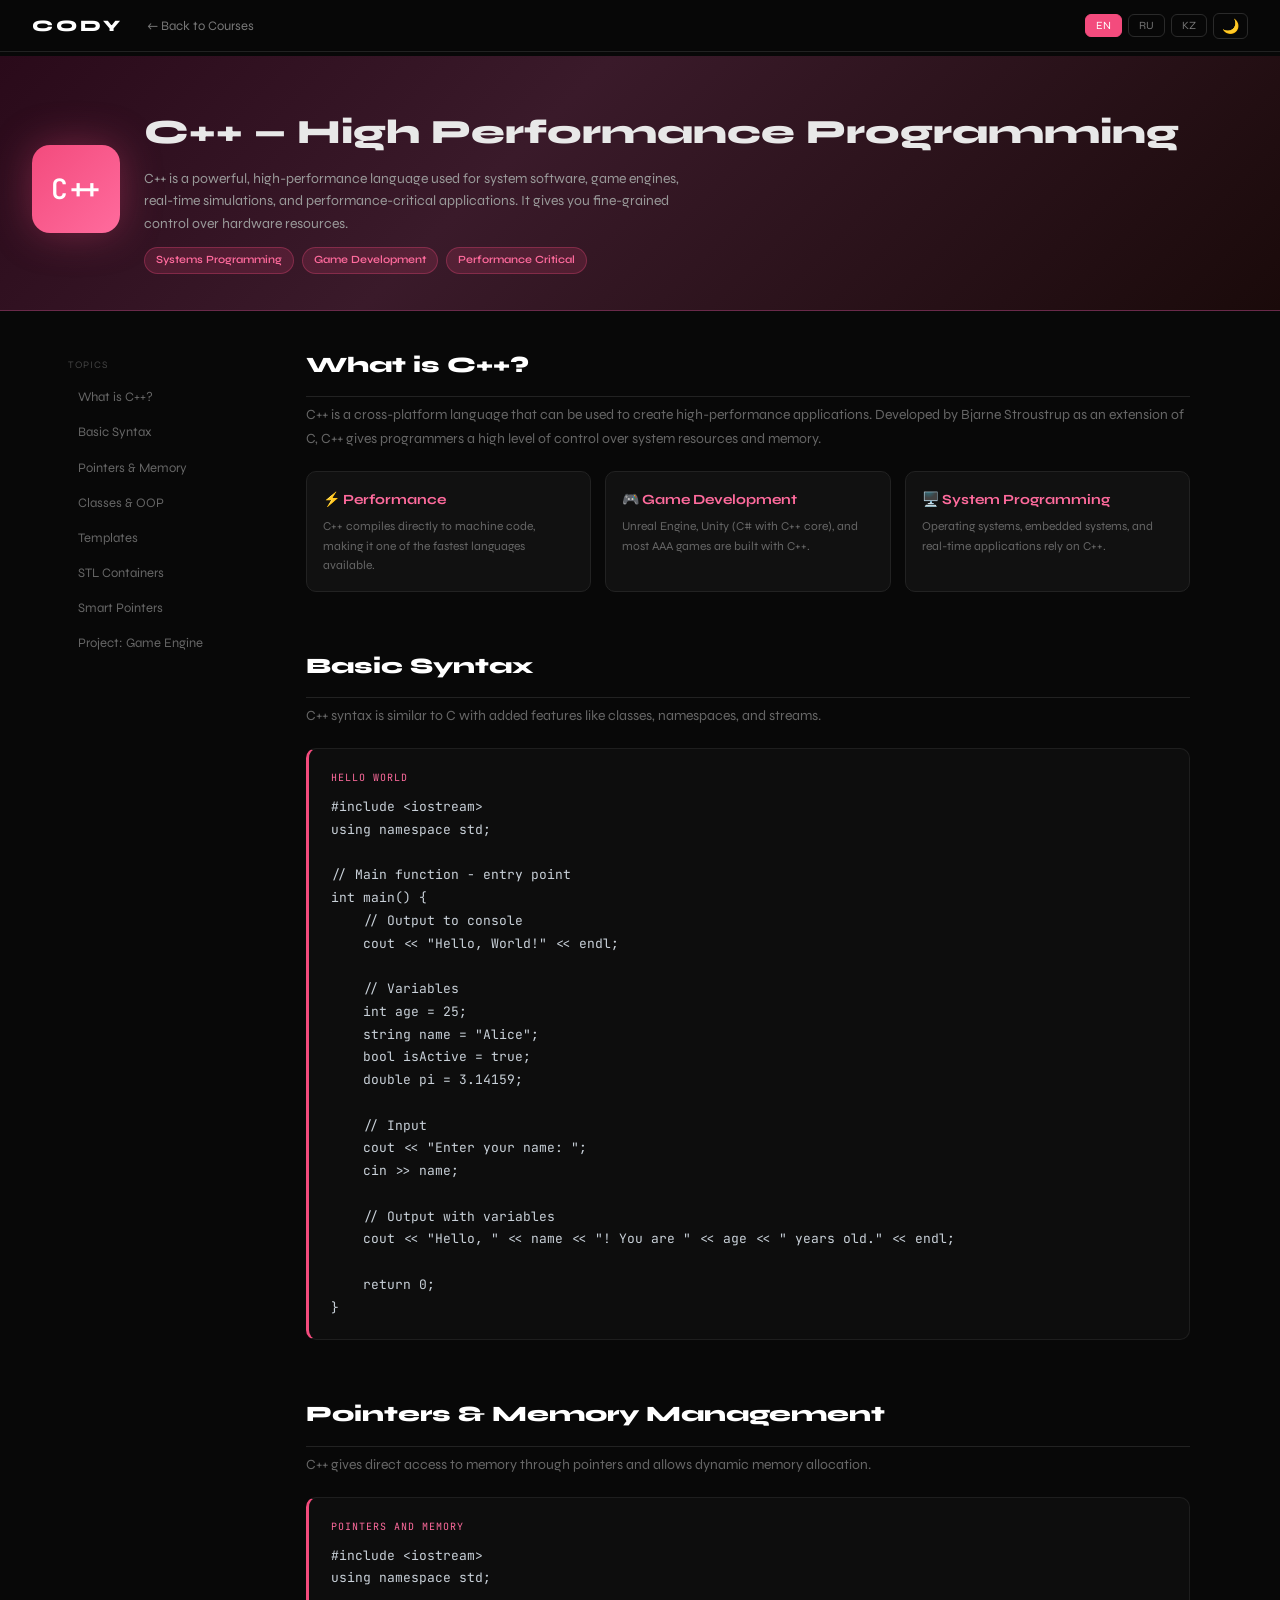
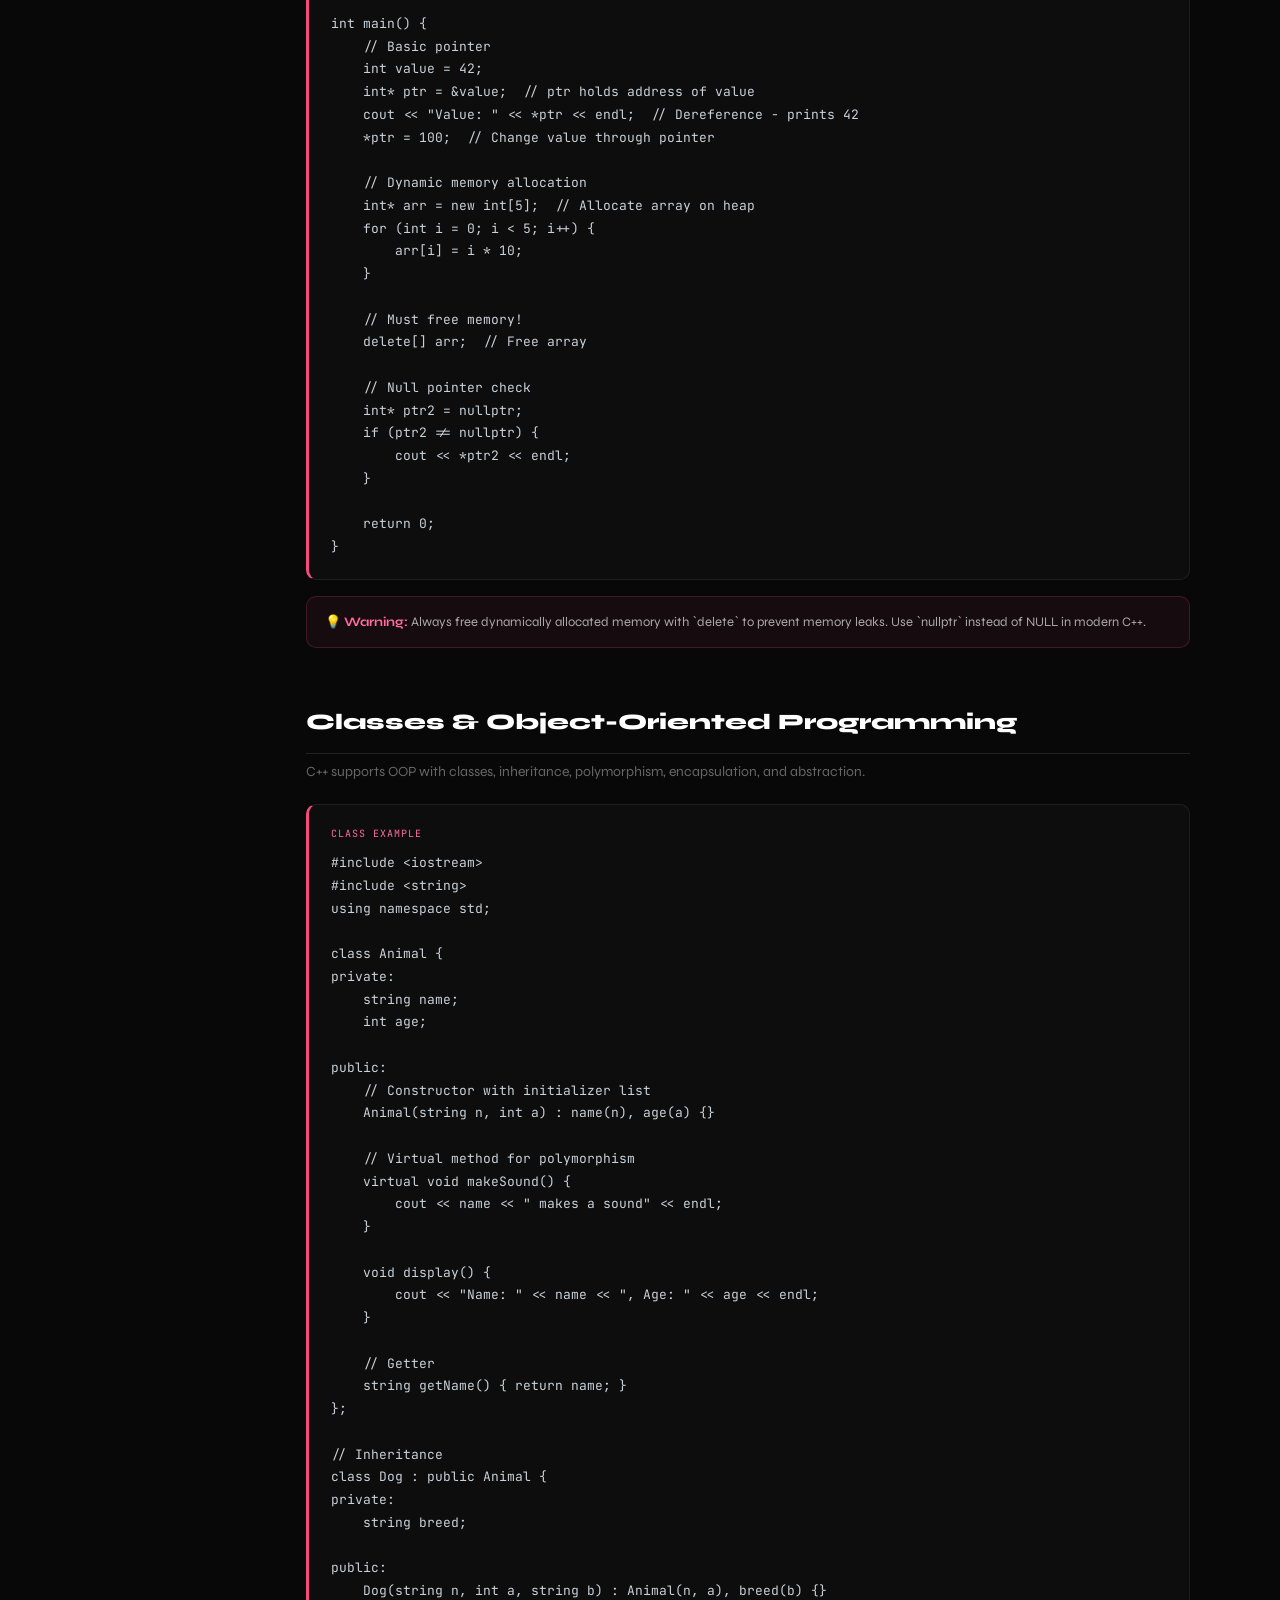
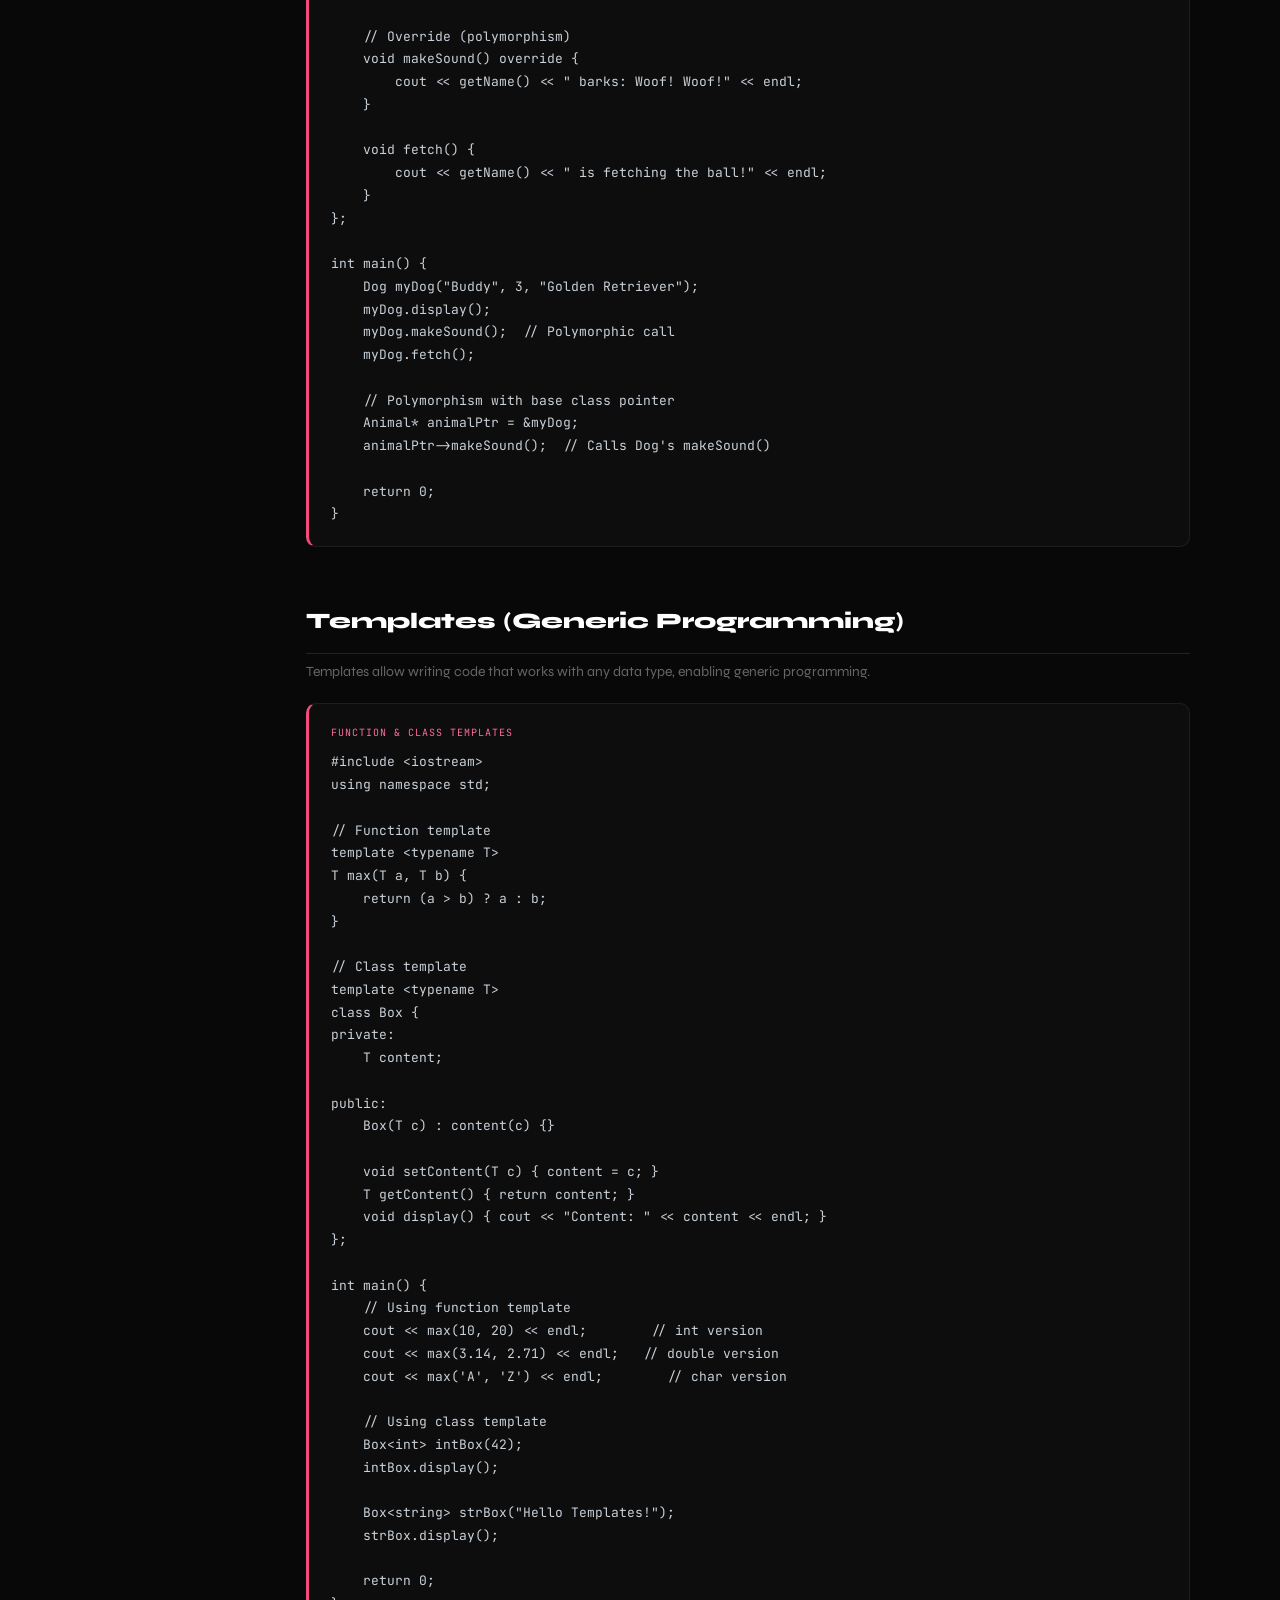
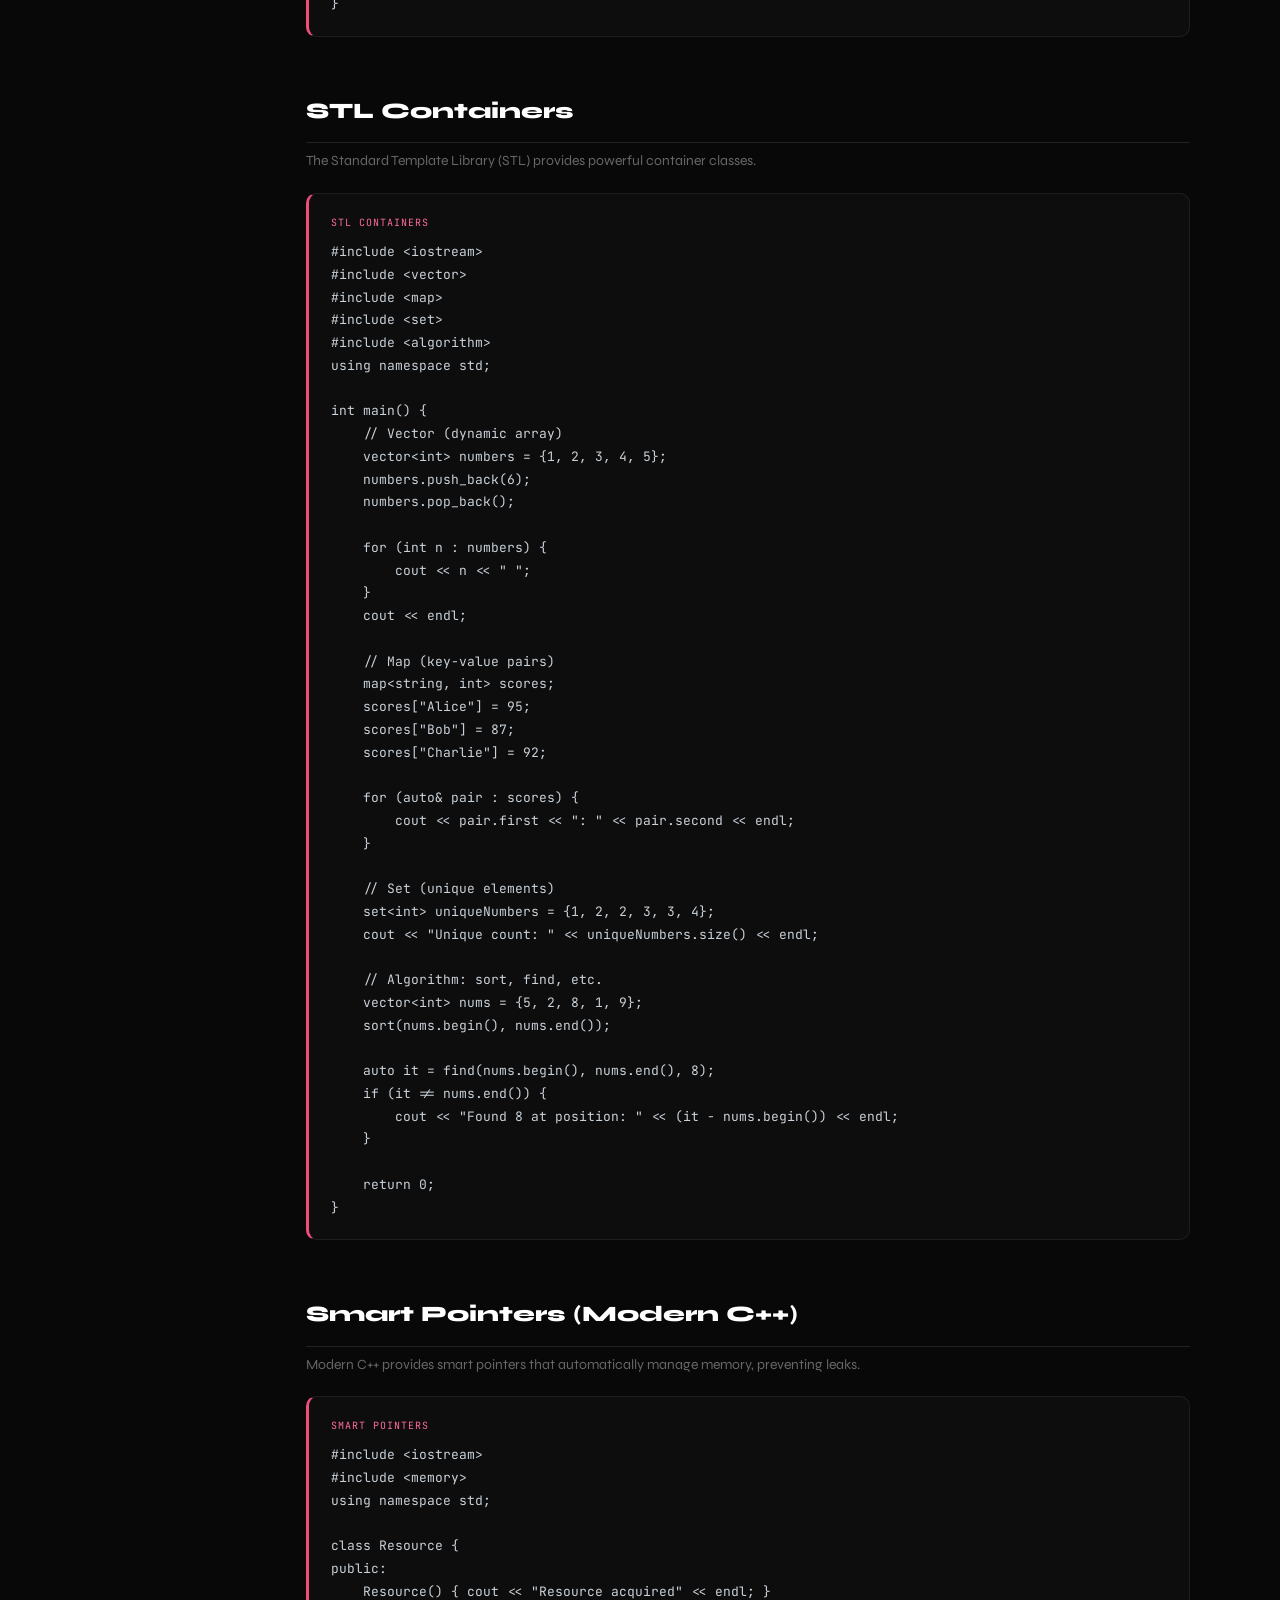
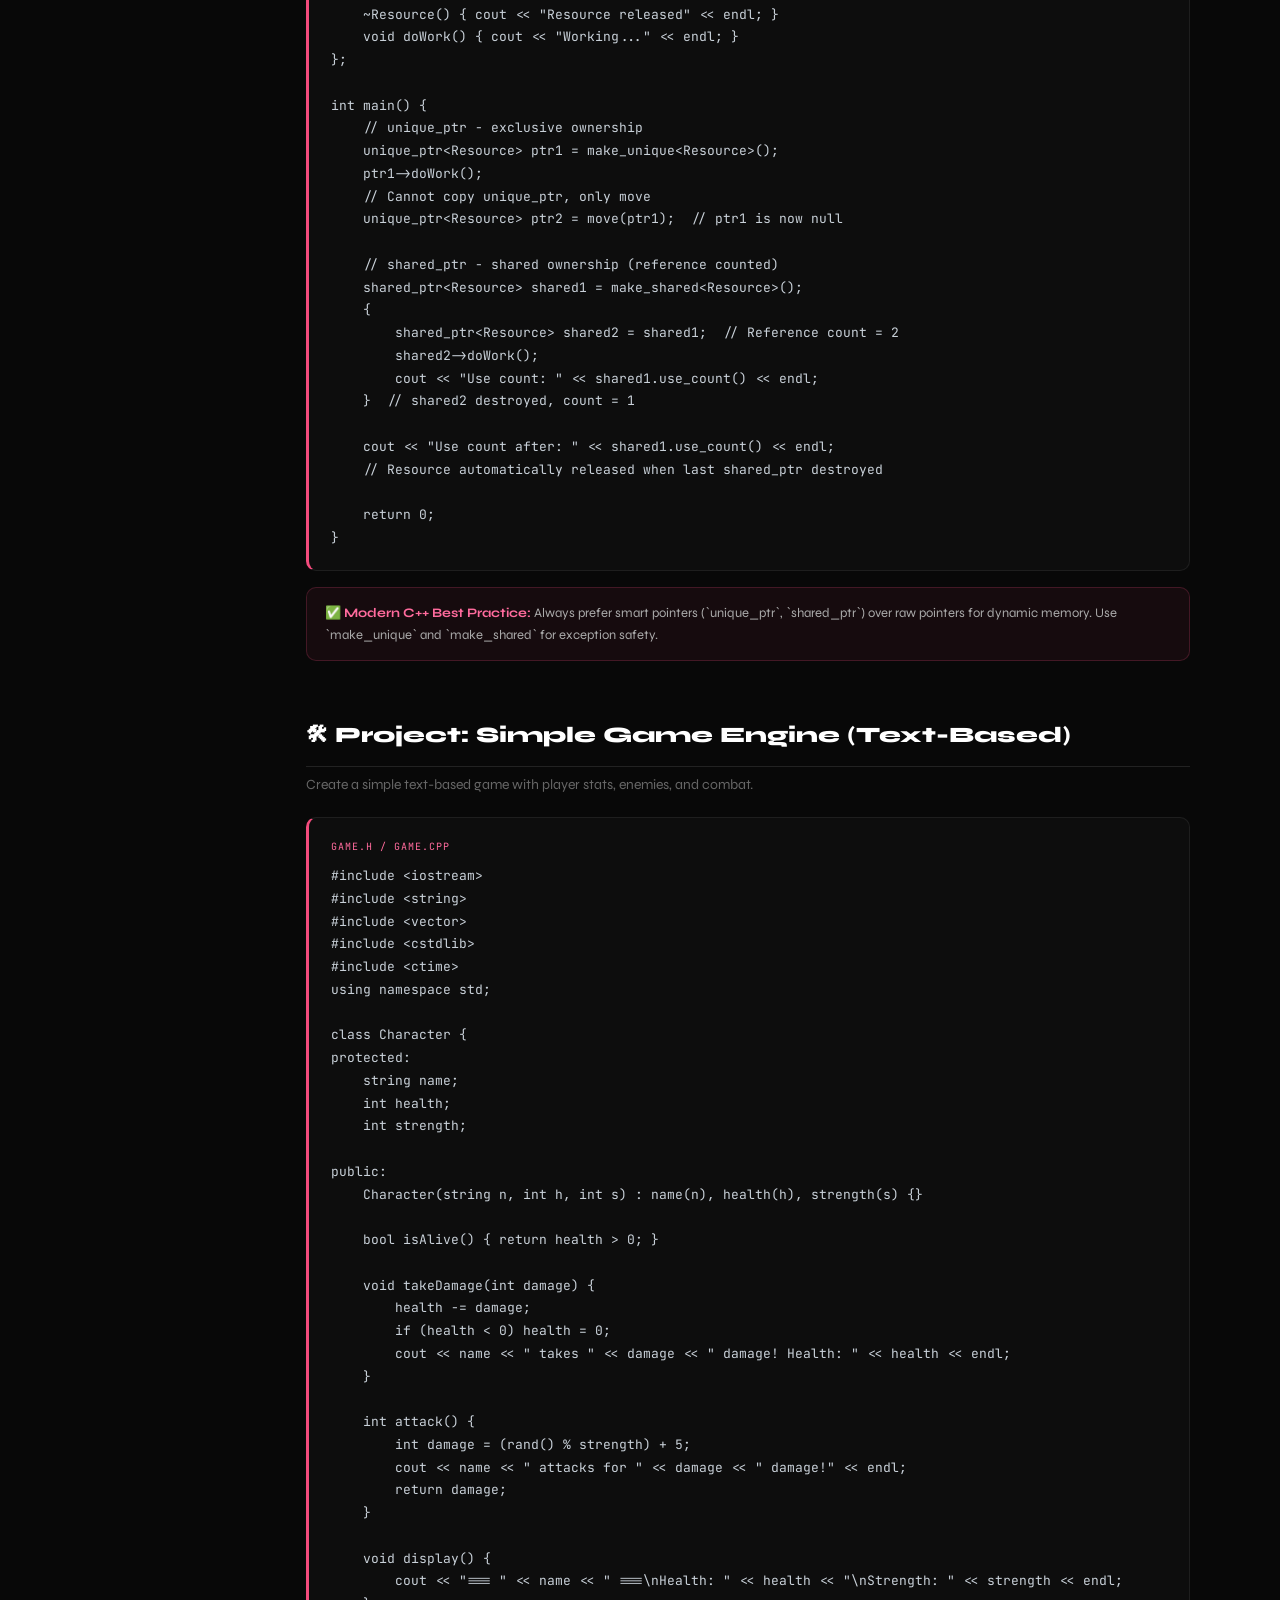
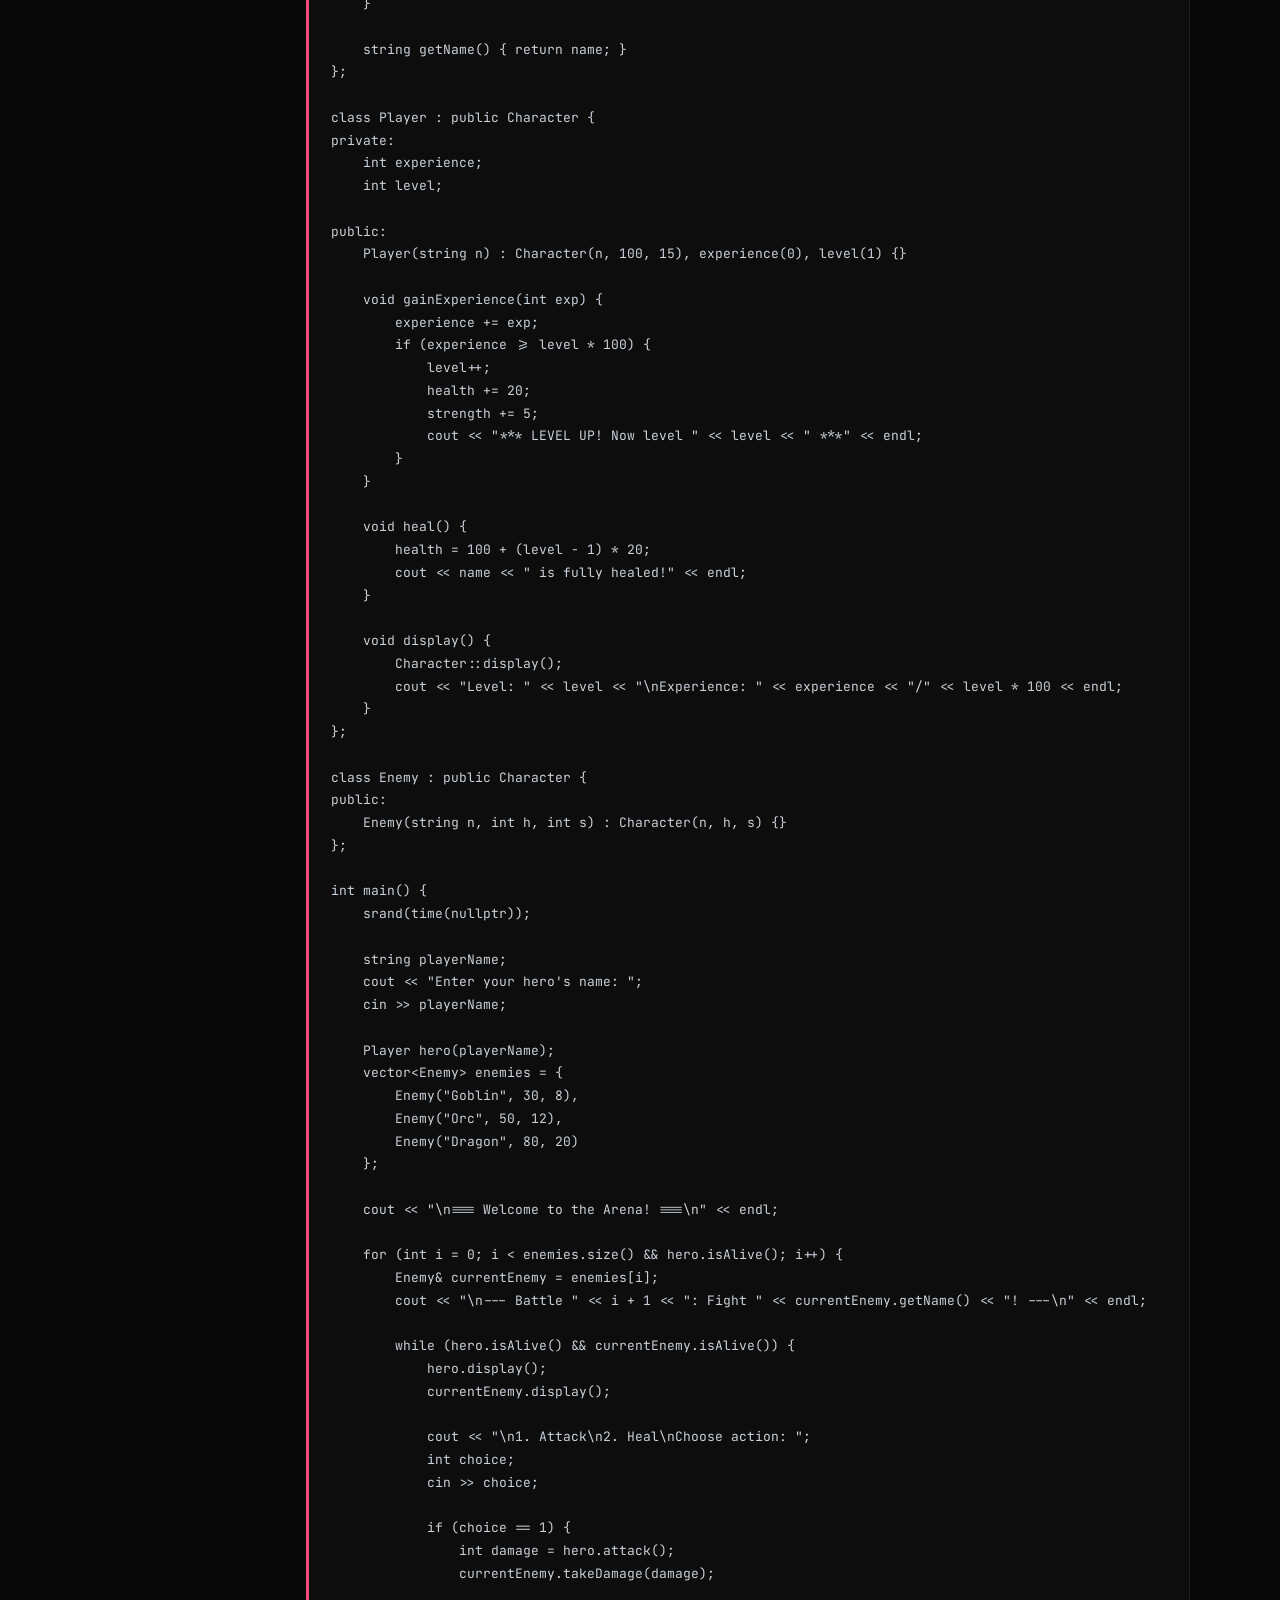
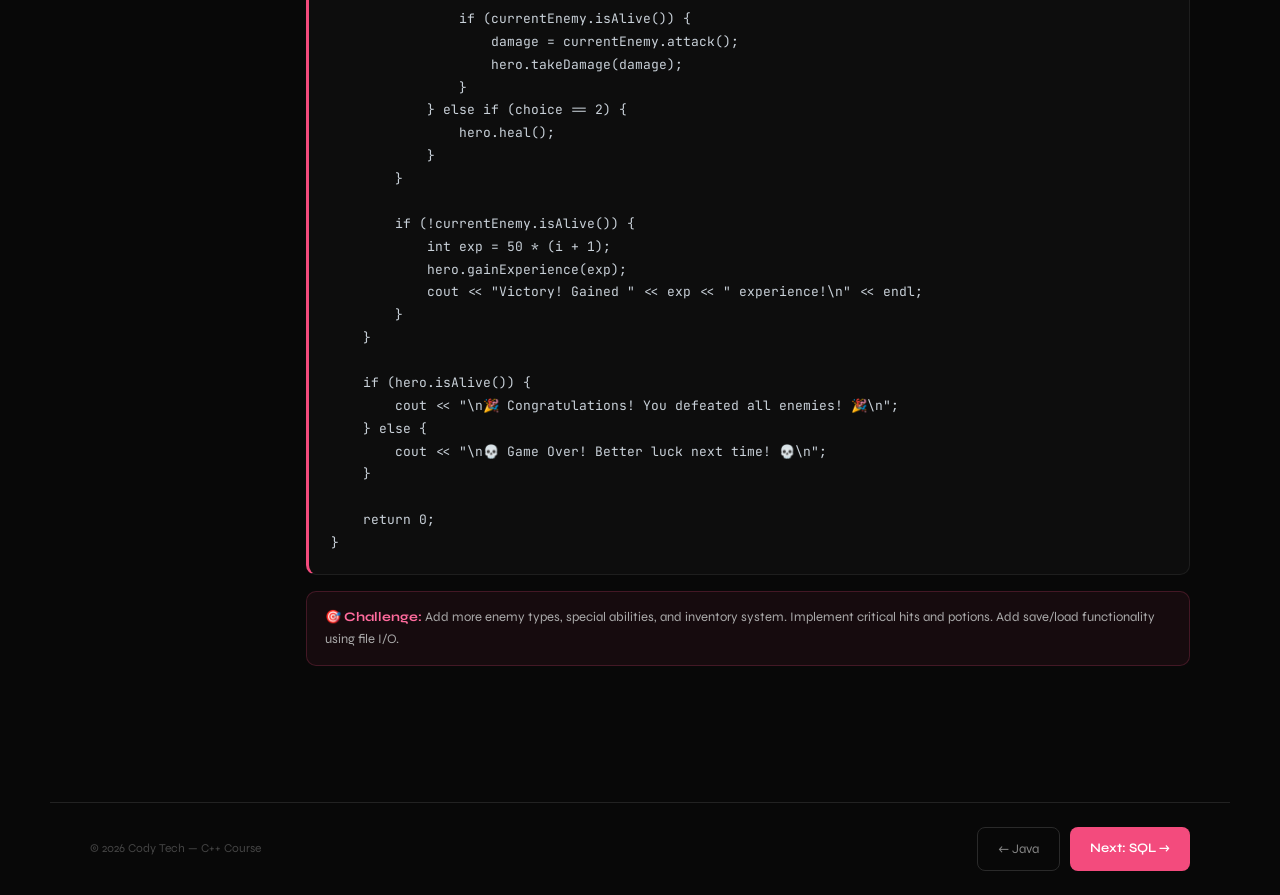
<file: learn-c++.html>
<!DOCTYPE html>
<html lang="en">
<head>
<meta charset="UTF-8">
<meta name="viewport" content="width=device-width, initial-scale=1.0">
<title>C++ — Cody Tech</title>
<link href="https://fonts.googleapis.com/css2?family=JetBrains+Mono:wght@400;600&family=Syne:wght@400;600;800&display=swap" rel="stylesheet">
<style>
:root{
  --accent:#f34b7d;
  --accent2:#ff6b9d;
  --bg:#080808;
  --bg2:#111;
  --bg3:#181818;
  --border:#222;
  --text:#e8e8e8;
  --muted:#666;
  --code-bg:#0d0d0d;
}
*{margin:0;padding:0;box-sizing:border-box;}
html{scroll-behavior:smooth;}
body{background:var(--bg);color:var(--text);font-family:'Syne',sans-serif;line-height:1.7;}

.top-bar{
  position:fixed;top:0;left:0;right:0;
  display:flex;justify-content:space-between;align-items:center;
  padding:12px 32px;
  background:rgba(8,8,8,0.96);
  border-bottom:1px solid var(--border);
  backdrop-filter:blur(10px);
  z-index:1000;
}
.logo-txt{font-weight:800;font-size:16px;color:#fff;letter-spacing:3px;}
.top-left{display:flex;align-items:center;gap:24px;}
.back-a{color:#777;text-decoration:none;font-size:13px;transition:color .2s;}
.back-a:hover{color:#fff;}
.top-right{display:flex;gap:6px;align-items:center;}
.ctrl-btn{
  padding:4px 10px;border-radius:6px;
  border:1px solid #2a2a2a;background:transparent;
  color:#777;cursor:pointer;font-size:11px;font-family:'Syne',sans-serif;transition:all .2s;
}
.ctrl-btn:hover,.ctrl-btn.active{background:var(--accent);border-color:var(--accent);color:#fff;}
.theme-btn{padding:4px 8px;border-radius:6px;border:1px solid #2a2a2a;background:transparent;cursor:pointer;font-size:14px;}
body.light{--bg:#f5f5f5;--bg2:#ebebeb;--bg3:#e0e0e0;--border:#ddd;--text:#111;--muted:#888;--code-bg:#1a1a1a;}
body.light .top-bar{background:rgba(245,245,245,0.97);}
body.light .back-a{color:#888;}
body.light .back-a:hover{color:#111;}
body.light .ctrl-btn{border-color:#ccc;color:#666;}
body.light .sidebar-link{color:#555;}
body.light .sidebar-link:hover,.body.light .sidebar-link.active{color:var(--accent);}

.hero-strip{
  margin-top:56px;
  padding:48px 32px 36px;
  background:linear-gradient(135deg,#2a0a1a 0%,#3a1a2a 40%,#1a0a0a 100%);
  border-bottom:1px solid #6a2a4a;
  display:flex;align-items:center;gap:24px;
}
.lang-badge{
  font-size:64px;width:88px;height:88px;
  background:linear-gradient(135deg,var(--accent),var(--accent2));
  border-radius:18px;display:flex;align-items:center;justify-content:center;
  flex-shrink:0;box-shadow:0 0 40px rgba(243,75,125,.35);
  font-family:'JetBrains Mono',monospace;font-weight:600;font-size:28px;color:#fff;
}
.hero-info h1{font-size:34px;font-weight:800;margin-bottom:6px;}
.hero-info p{color:#999;font-size:14px;max-width:560px;line-height:1.6;}
.badges{display:flex;gap:8px;margin-top:12px;flex-wrap:wrap;}
.badge{
  padding:3px 11px;border-radius:20px;font-size:11px;font-weight:600;
  background:rgba(243,75,125,.15);border:1px solid rgba(243,75,125,.3);color:var(--accent2);
}

.layout{display:flex;max-width:1180px;margin:0 auto;padding:0 0 80px;}
.sidebar{width:220px;flex-shrink:0;padding:28px 0 0 0;position:sticky;top:56px;height:calc(100vh - 56px);overflow-y:auto;}
.sidebar-section{margin-bottom:6px;padding:0 18px;}
.sidebar-label{font-size:10px;color:#444;text-transform:uppercase;letter-spacing:1px;margin-bottom:6px;margin-top:18px;}
.sidebar-link{display:block;padding:6px 10px;border-radius:6px;text-decoration:none;color:#666;font-size:13px;transition:all .2s;margin-bottom:1px;}
.sidebar-link:hover{background:#151515;color:#ccc;}
.sidebar-link.active{background:rgba(243,75,125,.1);color:var(--accent);border-left:2px solid var(--accent);padding-left:8px;}

.content{flex:1;padding:36px 40px 0 36px;min-width:0;}
.learn-section{margin-bottom:56px;}
.learn-section h2{font-size:22px;font-weight:800;margin-bottom:4px;color:#fff;padding-bottom:12px;border-bottom:1px solid var(--border);}
body.light .learn-section h2{color:#111;}
.learn-section .intro{color:var(--muted);font-size:14px;margin-bottom:20px;margin-top:6px;}

.code-block{
  background:var(--code-bg);
  border:1px solid #1e1e1e;
  border-left:3px solid var(--accent);
  border-radius:10px;
  padding:20px 22px;
  margin:16px 0;
  overflow-x:auto;
}
.code-block pre{
  font-family:'JetBrains Mono',monospace;
  font-size:13px;line-height:1.75;color:#c9d1d9;
}
.code-label{
  font-size:10px;color:var(--accent2);
  font-family:'JetBrains Mono',monospace;
  text-transform:uppercase;letter-spacing:1px;
  margin-bottom:10px;display:block;
}
.concept-grid{display:grid;grid-template-columns:repeat(auto-fill,minmax(220px,1fr));gap:14px;margin-top:16px;}
.concept-card{background:var(--bg2);border:1px solid var(--border);border-radius:10px;padding:16px;}
.concept-card h4{font-size:14px;color:var(--accent2);margin-bottom:6px;}
.concept-card p{font-size:12px;color:var(--muted);line-height:1.6;}
.tip{background:rgba(243,75,125,.06);border:1px solid rgba(243,75,125,.2);border-radius:10px;padding:14px 18px;margin:16px 0;font-size:13px;color:#aaa;}
.tip strong{color:var(--accent2);}
.page-footer{border-top:1px solid var(--border);padding:24px 40px;display:flex;justify-content:space-between;align-items:center;max-width:1180px;margin:0 auto;font-size:12px;color:#444;}
.nav-btns{display:flex;gap:10px;}
.next-btn{padding:10px 20px;background:var(--accent);border:none;border-radius:8px;color:#fff;cursor:pointer;font-family:'Syne',sans-serif;font-size:13px;font-weight:600;text-decoration:none;transition:all .2s;}
.next-btn:hover{background:var(--accent2);transform:translateY(-1px);}
.prev-btn{padding:10px 20px;background:transparent;border:1px solid #2a2a2a;border-radius:8px;color:#888;cursor:pointer;font-family:'Syne',sans-serif;font-size:13px;text-decoration:none;transition:all .2s;}
.prev-btn:hover{border-color:var(--accent);color:#fff;}
</style>
</head>
<body>

<div class="top-bar">
  <div class="top-left">
    <span class="logo-txt">CODY</span>
    <a href="download.html" class="back-a">← <span data-i="back">Back to Courses</span></a>
  </div>
  <div class="top-right">
    <button class="ctrl-btn active" onclick="setLang('en',this)">EN</button>
    <button class="ctrl-btn" onclick="setLang('ru',this)">RU</button>
    <button class="ctrl-btn" onclick="setLang('kz',this)">KZ</button>
    <button class="theme-btn" id="themeBtn" onclick="toggleTheme()">🌙</button>
  </div>
</div>

<div class="hero-strip">
  <div class="lang-badge">C++</div>
  <div class="hero-info">
    <h1 data-i="title">C++ — High Performance Programming</h1>
    <p data-i="hero_desc">C++ is a powerful, high-performance language used for system software, game engines, real-time simulations, and performance-critical applications. It gives you fine-grained control over hardware resources.</p>
    <div class="badges">
      <span class="badge" data-i="b1">Systems Programming</span>
      <span class="badge" data-i="b2">Game Development</span>
      <span class="badge" data-i="b3">Performance Critical</span>
    </div>
  </div>
</div>

<div class="layout">
  <nav class="sidebar">
    <div class="sidebar-section">
      <div class="sidebar-label" data-i="nav_label">Topics</div>
      <a href="#intro" class="sidebar-link active" data-i="nav_intro">What is C++?</a>
      <a href="#syntax" class="sidebar-link" data-i="nav_syntax">Basic Syntax</a>
      <a href="#pointers" class="sidebar-link" data-i="nav_pointers">Pointers & Memory</a>
      <a href="#classes" class="sidebar-link" data-i="nav_classes">Classes & OOP</a>
      <a href="#templates" class="sidebar-link" data-i="nav_templates">Templates</a>
      <a href="#stl" class="sidebar-link" data-i="nav_stl">STL Containers</a>
      <a href="#smart" class="sidebar-link" data-i="nav_smart">Smart Pointers</a>
      <a href="#practice" class="sidebar-link" data-i="nav_practice">Project: Game Engine</a>
    </div>
  </nav>

  <main class="content">
    <div class="learn-section" id="intro">
      <h2 data-i="s1_title">What is C++?</h2>
      <p class="intro" data-i="s1_intro">C++ is a cross-platform language that can be used to create high-performance applications. Developed by Bjarne Stroustrup as an extension of C, C++ gives programmers a high level of control over system resources and memory.</p>
      <div class="concept-grid">
        <div class="concept-card"><h4 data-i="c1_t">⚡ Performance</h4><p data-i="c1_d">C++ compiles directly to machine code, making it one of the fastest languages available.</p></div>
        <div class="concept-card"><h4 data-i="c2_t">🎮 Game Development</h4><p data-i="c2_d">Unreal Engine, Unity (C# with C++ core), and most AAA games are built with C++.</p></div>
        <div class="concept-card"><h4 data-i="c3_t">🖥️ System Programming</h4><p data-i="c3_d">Operating systems, embedded systems, and real-time applications rely on C++.</p></div>
      </div>
    </div>

    <div class="learn-section" id="syntax">
      <h2 data-i="s2_title">Basic Syntax</h2>
      <p class="intro" data-i="s2_intro">C++ syntax is similar to C with added features like classes, namespaces, and streams.</p>
      <div class="code-block">
        <span class="code-label">hello world</span>
        <pre><span class="com">#include &lt;iostream&gt;</span>
<span class="kw">using namespace</span> std;

<span class="com">// Main function - entry point</span>
<span class="kw">int main</span>() {
    <span class="com">// Output to console</span>
    cout &lt;&lt; <span class="str">"Hello, World!"</span> &lt;&lt; endl;
    
    <span class="com">// Variables</span>
    <span class="kw">int</span> age = <span class="num">25</span>;
    <span class="kw">string</span> name = <span class="str">"Alice"</span>;
    <span class="kw">bool</span> isActive = <span class="kw">true</span>;
    <span class="kw">double</span> pi = <span class="num">3.14159</span>;
    
    <span class="com">// Input</span>
    cout &lt;&lt; <span class="str">"Enter your name: "</span>;
    cin &gt;&gt; name;
    
    <span class="com">// Output with variables</span>
    cout &lt;&lt; <span class="str">"Hello, "</span> &lt;&lt; name &lt;&lt; <span class="str">"! You are "</span> &lt;&lt; age &lt;&lt; <span class="str">" years old."</span> &lt;&lt; endl;
    
    <span class="kw">return</span> <span class="num">0</span>;
}</pre>
      </div>
    </div>

    <div class="learn-section" id="pointers">
      <h2 data-i="s3_title">Pointers & Memory Management</h2>
      <p class="intro" data-i="s3_intro">C++ gives direct access to memory through pointers and allows dynamic memory allocation.</p>
      <div class="code-block">
        <span class="code-label">pointers and memory</span>
        <pre><span class="com">#include &lt;iostream&gt;</span>
<span class="kw">using namespace</span> std;

<span class="kw">int main</span>() {
    <span class="com">// Basic pointer</span>
    <span class="kw">int</span> value = <span class="num">42</span>;
    <span class="kw">int</span>* ptr = &amp;value;  <span class="com">// ptr holds address of value</span>
    cout &lt;&lt; <span class="str">"Value: "</span> &lt;&lt; *ptr &lt;&lt; endl;  <span class="com">// Dereference - prints 42</span>
    *ptr = <span class="num">100</span>;  <span class="com">// Change value through pointer</span>
    
    <span class="com">// Dynamic memory allocation</span>
    <span class="kw">int</span>* arr = <span class="kw">new int</span>[<span class="num">5</span>];  <span class="com">// Allocate array on heap</span>
    <span class="kw">for</span> (<span class="kw">int</span> i = <span class="num">0</span>; i < <span class="num">5</span>; i++) {
        arr[i] = i * <span class="num">10</span>;
    }
    
    <span class="com">// Must free memory!</span>
    <span class="kw">delete[]</span> arr;  <span class="com">// Free array</span>
    
    <span class="com">// Null pointer check</span>
    <span class="kw">int</span>* ptr2 = <span class="kw">nullptr</span>;
    <span class="kw">if</span> (ptr2 != <span class="kw">nullptr</span>) {
        cout &lt;&lt; *ptr2 &lt;&lt; endl;
    }
    
    <span class="kw">return</span> <span class="num">0</span>;
}</pre>
      </div>
      <div class="tip"><strong>💡 Warning:</strong> <span data-i="tip_memory">Always free dynamically allocated memory with `delete` to prevent memory leaks. Use `nullptr` instead of NULL in modern C++.</span></div>
    </div>

    <div class="learn-section" id="classes">
      <h2 data-i="s4_title">Classes & Object-Oriented Programming</h2>
      <p class="intro" data-i="s4_intro">C++ supports OOP with classes, inheritance, polymorphism, encapsulation, and abstraction.</p>
      <div class="code-block">
        <span class="code-label">class example</span>
        <pre><span class="com">#include &lt;iostream&gt;</span>
<span class="kw">#include &lt;string&gt;</span>
<span class="kw">using namespace</span> std;

<span class="kw">class</span> <span class="at">Animal</span> {
<span class="kw">private</span>:
    <span class="kw">string</span> name;
    <span class="kw">int</span> age;
    
<span class="kw">public</span>:
    <span class="com">// Constructor with initializer list</span>
    <span class="at">Animal</span>(<span class="kw">string</span> n, <span class="kw">int</span> a) : name(n), age(a) {}
    
    <span class="com">// Virtual method for polymorphism</span>
    <span class="kw">virtual</span> <span class="kw">void</span> <span class="at">makeSound</span>() {
        cout &lt;&lt; name &lt;&lt; <span class="str">" makes a sound"</span> &lt;&lt; endl;
    }
    
    <span class="kw">void</span> <span class="at">display</span>() {
        cout &lt;&lt; <span class="str">"Name: "</span> &lt;&lt; name &lt;&lt; <span class="str">", Age: "</span> &lt;&lt; age &lt;&lt; endl;
    }
    
    <span class="com">// Getter</span>
    <span class="kw">string</span> <span class="at">getName</span>() { <span class="kw">return</span> name; }
};

<span class="com">// Inheritance</span>
<span class="kw">class</span> <span class="at">Dog</span> : <span class="kw">public</span> <span class="at">Animal</span> {
<span class="kw">private</span>:
    <span class="kw">string</span> breed;
    
<span class="kw">public</span>:
    <span class="at">Dog</span>(<span class="kw">string</span> n, <span class="kw">int</span> a, <span class="kw">string</span> b) : <span class="at">Animal</span>(n, a), breed(b) {}
    
    <span class="com">// Override (polymorphism)</span>
    <span class="kw">void</span> <span class="at">makeSound</span>() <span class="kw">override</span> {
        cout &lt;&lt; getName() &lt;&lt; <span class="str">" barks: Woof! Woof!"</span> &lt;&lt; endl;
    }
    
    <span class="kw">void</span> <span class="at">fetch</span>() {
        cout &lt;&lt; getName() &lt;&lt; <span class="str">" is fetching the ball!"</span> &lt;&lt; endl;
    }
};

<span class="kw">int main</span>() {
    <span class="at">Dog</span> myDog(<span class="str">"Buddy"</span>, <span class="num">3</span>, <span class="str">"Golden Retriever"</span>);
    myDog.display();
    myDog.makeSound();  <span class="com">// Polymorphic call</span>
    myDog.fetch();
    
    <span class="com">// Polymorphism with base class pointer</span>
    <span class="at">Animal</span>* animalPtr = &amp;myDog;
    animalPtr->makeSound();  <span class="com">// Calls Dog's makeSound()</span>
    
    <span class="kw">return</span> <span class="num">0</span>;
}</pre>
      </div>
    </div>

    <div class="learn-section" id="templates">
      <h2 data-i="s5_title">Templates (Generic Programming)</h2>
      <p class="intro" data-i="s5_intro">Templates allow writing code that works with any data type, enabling generic programming.</p>
      <div class="code-block">
        <span class="code-label">function & class templates</span>
        <pre><span class="com">#include &lt;iostream&gt;</span>
<span class="kw">using namespace</span> std;

<span class="com">// Function template</span>
<span class="kw">template</span> &lt;<span class="kw">typename</span> T&gt;
T <span class="at">max</span>(T a, T b) {
    <span class="kw">return</span> (a > b) ? a : b;
}

<span class="com">// Class template</span>
<span class="kw">template</span> &lt;<span class="kw">typename</span> T&gt;
<span class="kw">class</span> <span class="at">Box</span> {
<span class="kw">private</span>:
    T content;
    
<span class="kw">public</span>:
    <span class="at">Box</span>(T c) : content(c) {}
    
    <span class="kw">void</span> <span class="at">setContent</span>(T c) { content = c; }
    T <span class="at">getContent</span>() { <span class="kw">return</span> content; }
    <span class="kw">void</span> <span class="at">display</span>() { cout &lt;&lt; <span class="str">"Content: "</span> &lt;&lt; content &lt;&lt; endl; }
};

<span class="kw">int main</span>() {
    <span class="com">// Using function template</span>
    cout &lt;&lt; max(<span class="num">10</span>, <span class="num">20</span>) &lt;&lt; endl;        <span class="com">// int version</span>
    cout &lt;&lt; max(<span class="num">3.14</span>, <span class="num">2.71</span>) &lt;&lt; endl;   <span class="com">// double version</span>
    cout &lt;&lt; max(<span class="str">'A'</span>, <span class="str">'Z'</span>) &lt;&lt; endl;        <span class="com">// char version</span>
    
    <span class="com">// Using class template</span>
    <span class="at">Box</span>&lt;<span class="kw">int</span>&gt; intBox(<span class="num">42</span>);
    intBox.display();
    
    <span class="at">Box</span>&lt;<span class="kw">string</span>&gt; strBox(<span class="str">"Hello Templates!"</span>);
    strBox.display();
    
    <span class="kw">return</span> <span class="num">0</span>;
}</pre>
      </div>
    </div>

    <div class="learn-section" id="stl">
      <h2 data-i="s6_title">STL Containers</h2>
      <p class="intro" data-i="s6_intro">The Standard Template Library (STL) provides powerful container classes.</p>
      <div class="code-block">
        <span class="code-label">STL containers</span>
        <pre><span class="com">#include &lt;iostream&gt;</span>
<span class="kw">#include &lt;vector&gt;</span>
<span class="kw">#include &lt;map&gt;</span>
<span class="kw">#include &lt;set&gt;</span>
<span class="kw">#include &lt;algorithm&gt;</span>
<span class="kw">using namespace</span> std;

<span class="kw">int main</span>() {
    <span class="com">// Vector (dynamic array)</span>
    <span class="at">vector</span>&lt;<span class="kw">int</span>&gt; numbers = {<span class="num">1</span>, <span class="num">2</span>, <span class="num">3</span>, <span class="num">4</span>, <span class="num">5</span>};
    numbers.<span class="at">push_back</span>(<span class="num">6</span>);
    numbers.<span class="at">pop_back</span>();
    
    <span class="kw">for</span> (<span class="kw">int</span> n : numbers) {
        cout &lt;&lt; n &lt;&lt; <span class="str">" "</span>;
    }
    cout &lt;&lt; endl;
    
    <span class="com">// Map (key-value pairs)</span>
    <span class="at">map</span>&lt;<span class="kw">string</span>, <span class="kw">int</span>&gt; scores;
    scores[<span class="str">"Alice"</span>] = <span class="num">95</span>;
    scores[<span class="str">"Bob"</span>] = <span class="num">87</span>;
    scores[<span class="str">"Charlie"</span>] = <span class="num">92</span>;
    
    <span class="kw">for</span> (<span class="kw">auto</span>& pair : scores) {
        cout &lt;&lt; pair.first &lt;&lt; <span class="str">": "</span> &lt;&lt; pair.second &lt;&lt; endl;
    }
    
    <span class="com">// Set (unique elements)</span>
    <span class="at">set</span>&lt;<span class="kw">int</span>&gt; uniqueNumbers = {<span class="num">1</span>, <span class="num">2</span>, <span class="num">2</span>, <span class="num">3</span>, <span class="num">3</span>, <span class="num">4</span>};
    cout &lt;&lt; <span class="str">"Unique count: "</span> &lt;&lt; uniqueNumbers.<span class="at">size</span>() &lt;&lt; endl;
    
    <span class="com">// Algorithm: sort, find, etc.</span>
    <span class="at">vector</span>&lt;<span class="kw">int</span>&gt; nums = {<span class="num">5</span>, <span class="num">2</span>, <span class="num">8</span>, <span class="num">1</span>, <span class="num">9</span>};
    <span class="kw">sort</span>(nums.<span class="at">begin</span>(), nums.<span class="at">end</span>());
    
    <span class="kw">auto</span> it = <span class="kw">find</span>(nums.<span class="at">begin</span>(), nums.<span class="at">end</span>(), <span class="num">8</span>);
    <span class="kw">if</span> (it != nums.<span class="at">end</span>()) {
        cout &lt;&lt; <span class="str">"Found 8 at position: "</span> &lt;&lt; (it - nums.<span class="at">begin</span>()) &lt;&lt; endl;
    }
    
    <span class="kw">return</span> <span class="num">0</span>;
}</pre>
      </div>
    </div>

    <div class="learn-section" id="smart">
      <h2 data-i="s7_title">Smart Pointers (Modern C++)</h2>
      <p class="intro" data-i="s7_intro">Modern C++ provides smart pointers that automatically manage memory, preventing leaks.</p>
      <div class="code-block">
        <span class="code-label">smart pointers</span>
        <pre><span class="com">#include &lt;iostream&gt;</span>
<span class="kw">#include &lt;memory&gt;</span>
<span class="kw">using namespace</span> std;

<span class="kw">class</span> <span class="at">Resource</span> {
<span class="kw">public</span>:
    <span class="at">Resource</span>() { cout &lt;&lt; <span class="str">"Resource acquired"</span> &lt;&lt; endl; }
    ~<span class="at">Resource</span>() { cout &lt;&lt; <span class="str">"Resource released"</span> &lt;&lt; endl; }
    <span class="kw">void</span> <span class="at">doWork</span>() { cout &lt;&lt; <span class="str">"Working..."</span> &lt;&lt; endl; }
};

<span class="kw">int main</span>() {
    <span class="com">// unique_ptr - exclusive ownership</span>
    <span class="at">unique_ptr</span>&lt;<span class="at">Resource</span>&gt; ptr1 = <span class="kw">make_unique</span>&lt;<span class="at">Resource</span>&gt;();
    ptr1->doWork();
    <span class="com">// Cannot copy unique_ptr, only move</span>
    <span class="at">unique_ptr</span>&lt;<span class="at">Resource</span>&gt; ptr2 = <span class="kw">move</span>(ptr1);  <span class="com">// ptr1 is now null</span>
    
    <span class="com">// shared_ptr - shared ownership (reference counted)</span>
    <span class="at">shared_ptr</span>&lt;<span class="at">Resource</span>&gt; shared1 = <span class="kw">make_shared</span>&lt;<span class="at">Resource</span>&gt;();
    {
        <span class="at">shared_ptr</span>&lt;<span class="at">Resource</span>&gt; shared2 = shared1;  <span class="com">// Reference count = 2</span>
        shared2->doWork();
        cout &lt;&lt; <span class="str">"Use count: "</span> &lt;&lt; shared1.<span class="at">use_count</span>() &lt;&lt; endl;
    }  <span class="com">// shared2 destroyed, count = 1</span>
    
    cout &lt;&lt; <span class="str">"Use count after: "</span> &lt;&lt; shared1.<span class="at">use_count</span>() &lt;&lt; endl;
    <span class="com">// Resource automatically released when last shared_ptr destroyed</span>
    
    <span class="kw">return</span> <span class="num">0</span>;
}</pre>
      </div>
      <div class="tip"><strong>✅ Modern C++ Best Practice:</strong> <span data-i="tip_smart">Always prefer smart pointers (`unique_ptr`, `shared_ptr`) over raw pointers for dynamic memory. Use `make_unique` and `make_shared` for exception safety.</span></div>
    </div>

    <div class="learn-section" id="practice">
      <h2 data-i="s8_title">🛠 Project: Simple Game Engine (Text-Based)</h2>
      <p class="intro" data-i="s8_intro">Create a simple text-based game with player stats, enemies, and combat.</p>
      <div class="code-block">
        <span class="code-label">Game.h / Game.cpp</span>
        <pre><span class="com">#include &lt;iostream&gt;</span>
<span class="kw">#include &lt;string&gt;</span>
<span class="kw">#include &lt;vector&gt;</span>
<span class="kw">#include &lt;cstdlib&gt;</span>
<span class="kw">#include &lt;ctime&gt;</span>
<span class="kw">using namespace</span> std;

<span class="kw">class</span> <span class="at">Character</span> {
<span class="kw">protected</span>:
    <span class="kw">string</span> name;
    <span class="kw">int</span> health;
    <span class="kw">int</span> strength;
    
<span class="kw">public</span>:
    <span class="at">Character</span>(<span class="kw">string</span> n, <span class="kw">int</span> h, <span class="kw">int</span> s) : name(n), health(h), strength(s) {}
    
    <span class="kw">bool</span> <span class="at">isAlive</span>() { <span class="kw">return</span> health > <span class="num">0</span>; }
    
    <span class="kw">void</span> <span class="at">takeDamage</span>(<span class="kw">int</span> damage) {
        health -= damage;
        <span class="kw">if</span> (health < <span class="num">0</span>) health = <span class="num">0</span>;
        cout &lt;&lt; name &lt;&lt; <span class="str">" takes "</span> &lt;&lt; damage &lt;&lt; <span class="str">" damage! Health: "</span> &lt;&lt; health &lt;&lt; endl;
    }
    
    <span class="kw">int</span> <span class="at">attack</span>() {
        <span class="kw">int</span> damage = (<span class="kw">rand</span>() % strength) + <span class="num">5</span>;
        cout &lt;&lt; name &lt;&lt; <span class="str">" attacks for "</span> &lt;&lt; damage &lt;&lt; <span class="str">" damage!"</span> &lt;&lt; endl;
        <span class="kw">return</span> damage;
    }
    
    <span class="kw">void</span> <span class="at">display</span>() {
        cout &lt;&lt; <span class="str">"=== "</span> &lt;&lt; name &lt;&lt; <span class="str">" ===\nHealth: "</span> &lt;&lt; health &lt;&lt; <span class="str">"\nStrength: "</span> &lt;&lt; strength &lt;&lt; endl;
    }
    
    <span class="kw">string</span> <span class="at">getName</span>() { <span class="kw">return</span> name; }
};

<span class="kw">class</span> <span class="at">Player</span> : <span class="kw">public</span> <span class="at">Character</span> {
<span class="kw">private</span>:
    <span class="kw">int</span> experience;
    <span class="kw">int</span> level;
    
<span class="kw">public</span>:
    <span class="at">Player</span>(<span class="kw">string</span> n) : <span class="at">Character</span>(n, <span class="num">100</span>, <span class="num">15</span>), experience(<span class="num">0</span>), level(<span class="num">1</span>) {}
    
    <span class="kw">void</span> <span class="at">gainExperience</span>(<span class="kw">int</span> exp) {
        experience += exp;
        <span class="kw">if</span> (experience >= level * <span class="num">100</span>) {
            level++;
            health += <span class="num">20</span>;
            strength += <span class="num">5</span>;
            cout &lt;&lt; <span class="str">"*** LEVEL UP! Now level "</span> &lt;&lt; level &lt;&lt; <span class="str">" ***"</span> &lt;&lt; endl;
        }
    }
    
    <span class="kw">void</span> <span class="at">heal</span>() {
        health = <span class="num">100</span> + (level - <span class="num">1</span>) * <span class="num">20</span>;
        cout &lt;&lt; name &lt;&lt; <span class="str">" is fully healed!"</span> &lt;&lt; endl;
    }
    
    <span class="kw">void</span> <span class="at">display</span>() {
        <span class="at">Character</span>::display();
        cout &lt;&lt; <span class="str">"Level: "</span> &lt;&lt; level &lt;&lt; <span class="str">"\nExperience: "</span> &lt;&lt; experience &lt;&lt; <span class="str">"/"</span> &lt;&lt; level * <span class="num">100</span> &lt;&lt; endl;
    }
};

<span class="kw">class</span> <span class="at">Enemy</span> : <span class="kw">public</span> <span class="at">Character</span> {
<span class="kw">public</span>:
    <span class="at">Enemy</span>(<span class="kw">string</span> n, <span class="kw">int</span> h, <span class="kw">int</span> s) : <span class="at">Character</span>(n, h, s) {}
};

<span class="kw">int main</span>() {
    <span class="kw">srand</span>(<span class="kw">time</span>(<span class="kw">nullptr</span>));
    
    <span class="kw">string</span> playerName;
    cout &lt;&lt; <span class="str">"Enter your hero's name: "</span>;
    cin &gt;&gt; playerName;
    
    <span class="at">Player</span> hero(playerName);
    <span class="at">vector</span>&lt;<span class="at">Enemy</span>&gt; enemies = {
        <span class="at">Enemy</span>(<span class="str">"Goblin"</span>, <span class="num">30</span>, <span class="num">8</span>),
        <span class="at">Enemy</span>(<span class="str">"Orc"</span>, <span class="num">50</span>, <span class="num">12</span>),
        <span class="at">Enemy</span>(<span class="str">"Dragon"</span>, <span class="num">80</span>, <span class="num">20</span>)
    };
    
    cout &lt;&lt; <span class="str">"\n=== Welcome to the Arena! ===\n"</span> &lt;&lt; endl;
    
    <span class="kw">for</span> (<span class="kw">int</span> i = <span class="num">0</span>; i < enemies.<span class="at">size</span>() && hero.<span class="at">isAlive</span>(); i++) {
        <span class="at">Enemy</span>& currentEnemy = enemies[i];
        cout &lt;&lt; <span class="str">"\n--- Battle "</span> &lt;&lt; i + <span class="num">1</span> &lt;&lt; <span class="str">": Fight "</span> &lt;&lt; currentEnemy.<span class="at">getName</span>() &lt;&lt; <span class="str">"! ---\n"</span> &lt;&lt; endl;
        
        <span class="kw">while</span> (hero.<span class="at">isAlive</span>() && currentEnemy.<span class="at">isAlive</span>()) {
            hero.display();
            currentEnemy.display();
            
            cout &lt;&lt; <span class="str">"\n1. Attack\n2. Heal\nChoose action: "</span>;
            <span class="kw">int</span> choice;
            cin &gt;&gt; choice;
            
            <span class="kw">if</span> (choice == <span class="num">1</span>) {
                <span class="kw">int</span> damage = hero.<span class="at">attack</span>();
                currentEnemy.<span class="at">takeDamage</span>(damage);
                
                <span class="kw">if</span> (currentEnemy.<span class="at">isAlive</span>()) {
                    damage = currentEnemy.<span class="at">attack</span>();
                    hero.<span class="at">takeDamage</span>(damage);
                }
            } <span class="kw">else</span> <span class="kw">if</span> (choice == <span class="num">2</span>) {
                hero.<span class="at">heal</span>();
            }
        }
        
        <span class="kw">if</span> (!currentEnemy.<span class="at">isAlive</span>()) {
            <span class="kw">int</span> exp = <span class="num">50</span> * (i + <span class="num">1</span>);
            hero.<span class="at">gainExperience</span>(exp);
            cout &lt;&lt; <span class="str">"Victory! Gained "</span> &lt;&lt; exp &lt;&lt; <span class="str">" experience!\n"</span> &lt;&lt; endl;
        }
    }
    
    <span class="kw">if</span> (hero.<span class="at">isAlive</span>()) {
        cout &lt;&lt; <span class="str">"\n🎉 Congratulations! You defeated all enemies! 🎉\n"</span>;
    } <span class="kw">else</span> {
        cout &lt;&lt; <span class="str">"\n💀 Game Over! Better luck next time! 💀\n"</span>;
    }
    
    <span class="kw">return</span> <span class="num">0</span>;
}</pre>
      </div>
      <div class="tip"><strong>🎯 Challenge:</strong> <span data-i="challenge">Add more enemy types, special abilities, and inventory system. Implement critical hits and potions. Add save/load functionality using file I/O.</span></div>
    </div>
  </main>
</div>

<div class="page-footer">
  <span data-i="footer_txt">© 2026 Cody Tech — C++ Course</span>
  <div class="nav-btns">
    <a href="learn-java.html" class="prev-btn" data-i="prev_btn">← Java</a>
    <a href="learn-sql.html" class="next-btn" data-i="next_btn">Next: SQL →</a>
  </div>
</div>

<script>
const T = {
  en:{
    back:"Back to Courses", title:"C++ — High Performance Programming",
    hero_desc:"C++ is a powerful, high-performance language used for system software, game engines, real-time simulations, and performance-critical applications.",
    b1:"Systems Programming", b2:"Game Development", b3:"Performance Critical",
    nav_label:"Topics", nav_intro:"What is C++?", nav_syntax:"Basic Syntax",
    nav_pointers:"Pointers & Memory", nav_classes:"Classes & OOP", nav_templates:"Templates",
    nav_stl:"STL Containers", nav_smart:"Smart Pointers", nav_practice:"Project: Game Engine",
    s1_title:"What is C++?", s1_intro:"C++ is a cross-platform language that can be used to create high-performance applications. Developed by Bjarne Stroustrup as an extension of C.",
    c1_t:"⚡ Performance", c1_d:"C++ compiles directly to machine code, making it one of the fastest languages available.",
    c2_t:"🎮 Game Development", c2_d:"Unreal Engine and most AAA games are built with C++.",
    c3_t:"🖥️ System Programming", c3_d:"Operating systems, embedded systems, and real-time applications rely on C++.",
    s2_title:"Basic Syntax", s2_intro:"C++ syntax is similar to C with added features like classes, namespaces, and streams.",
    s3_title:"Pointers & Memory Management", s3_intro:"C++ gives direct access to memory through pointers and allows dynamic memory allocation.",
    tip_memory:"Always free dynamically allocated memory with `delete` to prevent memory leaks. Use `nullptr` instead of NULL in modern C++.",
    s4_title:"Classes & Object-Oriented Programming", s4_intro:"C++ supports OOP with classes, inheritance, polymorphism, encapsulation, and abstraction.",
    s5_title:"Templates (Generic Programming)", s5_intro:"Templates allow writing code that works with any data type, enabling generic programming.",
    s6_title:"STL Containers", s6_intro:"The Standard Template Library (STL) provides powerful container classes.",
    s7_title:"Smart Pointers (Modern C++)", s7_intro:"Modern C++ provides smart pointers that automatically manage memory, preventing leaks.",
    tip_smart:"Always prefer smart pointers (`unique_ptr`, `shared_ptr`) over raw pointers for dynamic memory. Use `make_unique` and `make_shared` for exception safety.",
    s8_title:"🛠 Project: Simple Game Engine", s8_intro:"Create a simple text-based game with player stats, enemies, and combat.",
    challenge:"Add more enemy types, special abilities, and inventory system. Implement critical hits and potions. Add save/load functionality.",
    footer_txt:"© 2026 Cody Tech — C++ Course", prev_btn:"← Java", next_btn:"Next: SQL →",
  },
  ru:{
    back:"Назад к курсам", title:"C++ — Высокопроизводительное программирование",
    hero_desc:"C++ — мощный высокопроизводительный язык, используемый для системного ПО, игровых движков и приложений, критичных к производительности.",
    b1:"Системное программирование", b2:"Разработка игр", b3:"Критичная производительность",
    nav_label:"Темы", nav_intro:"Что такое C++?", nav_syntax:"Синтаксис",
    nav_pointers:"Указатели и память", nav_classes:"Классы и ООП", nav_templates:"Шаблоны",
    nav_stl:"STL контейнеры", nav_smart:"Умные указатели", nav_practice:"Проект: Игровой движок",
    s1_title:"Что такое C++?", s1_intro:"C++ — кроссплатформенный язык для высокопроизводительных приложений. Разработан Бьярном Страуструпом как расширение C.",
    c1_t:"⚡ Производительность", c1_d:"C++ компилируется в машинный код, что делает его одним из самых быстрых языков.",
    c2_t:"🎮 Разработка игр", c2_d:"Unreal Engine и большинство AAA-игр созданы на C++.",
    c3_t:"🖥️ Системное программирование", c3_d:"Операционные системы и встраиваемые системы используют C++.",
    s2_title:"Базовый синтаксис", s2_intro:"Синтаксис C++ похож на C с добавленными возможностями: классы, пространства имен, потоки.",
    s3_title:"Указатели и управление памятью", s3_intro:"C++ предоставляет прямой доступ к памяти через указатели и динамическое выделение памяти.",
    tip_memory:"Всегда освобождайте динамически выделенную память с помощью `delete` для предотвращения утечек. Используйте `nullptr` вместо NULL.",
    s4_title:"Классы и ООП", s4_intro:"C++ поддерживает ООП с классами, наследованием, полиморфизмом, инкапсуляцией и абстракцией.",
    s5_title:"Шаблоны (обобщенное программирование)", s5_intro:"Шаблоны позволяют писать код, работающий с любыми типами данных.",
    s6_title:"STL контейнеры", s6_intro:"Стандартная библиотека шаблонов (STL) предоставляет мощные контейнерные классы.",
    s7_title:"Умные указатели (Modern C++)", s7_intro:"Современный C++ предоставляет умные указатели, автоматически управляющие памятью.",
    tip_smart:"Всегда предпочитайте умные указатели (`unique_ptr`, `shared_ptr`) обычным для динамической памяти. Используйте `make_unique` и `make_shared`.",
    s8_title:"🛠 Проект: Простой игровой движок", s8_intro:"Создайте текстовую игру с характеристиками игрока, врагами и боями.",
    challenge:"Добавьте типы врагов, специальные способности, инвентарь, критические удары, зелья и сохранение/загрузку.",
    footer_txt:"© 2026 Cody Tech — Курс C++", prev_btn:"← Java", next_btn:"Далее: SQL →",
  },
  kz:{
    back:"Курстарға оралу", title:"C++ — Жоғары өнімділіктегі бағдарламалау",
    hero_desc:"C++ — жүйелік бағдарламалық жасақтама, ойын қозғалтқыштары және өнімділікке қатысты қосымшалар үшін қолданылатын қуатты тіл.",
    b1:"Жүйелік бағдарламалау", b2:"Ойын әзірлемесі", b3:"Өнімділікке бағытталған",
    nav_label:"Тақырыптар", nav_intro:"C++ дегеніміз не?", nav_syntax:"Синтаксис",
    nav_pointers:"Көрсеткіштер мен жад", nav_classes:"Класстар және ОББ", nav_templates:"Шаблондар",
    nav_stl:"STL контейнерлері", nav_smart:"Ақылды көрсеткіштер", nav_practice:"Жоба: Ойын қозғалтқышы",
    s1_title:"C++ дегеніміз не?", s1_intro:"C++ — Бьярне Страуструп әзірлеген, C тілінің кеңейтілген нұсқасы. Жоғары өнімділіктегі қосымшалар жасауға арналған.",
    c1_t:"⚡ Өнімділік", c1_d:"C++ тікелей машиналық кодқа компиляцияланып, ең жылдам тілдердің біріне айналады.",
    c2_t:"🎮 Ойын әзірлемесі", c2_d:"Unreal Engine және AAA-ойындардың көпшілігі C++ тілінде жазылған.",
    c3_t:"🖥️ Жүйелік бағдарламалау", c3_d:"Операциялық жүйелер мен кірістірілген жүйелер C++ пайдаланады.",
    s2_title:"Негізгі синтаксис", s2_intro:"C++ синтаксисі C-ге ұқсас, бірақ класстар, namespace, ағындар сияқты мүмкіндіктері бар.",
    s3_title:"Көрсеткіштер және жады менеджменті", s3_intro:"C++ көрсеткіштер арқылы жадыға тікелей қол жеткізуге мүмкіндік береді.",
    tip_memory:"Жад ағып кетуін болдырмау үшін динамикалық бөлінген жадыны `delete` арқылы босатыңыз. NULL орнына `nullptr` қолданыңыз.",
    s4_title:"Класстар және ОББ", s4_intro:"C++ класстар, мұрагерлік, полиморфизм, инкапсуляция және абстракция арқылы ОББ қолдайды.",
    s5_title:"Шаблондар (жалпыланған бағдарламалау)", s5_intro:"Шаблондар кез келген деректер түрімен жұмыс істейтін код жазуға мүмкіндік береді.",
    s6_title:"STL контейнерлері", s6_intro:"Стандартты шаблондар кітапханасы (STL) қуатты контейнер класстарын ұсынады.",
    s7_title:"Ақылды көрсеткіштер", s7_intro:"Қазіргі C++ жадыны автоматты басқаратын ақылды көрсеткіштерді ұсынады.",
    tip_smart:"Динамикалық жад үшін әрқашан ақылды көрсеткіштерді (`unique_ptr`, `shared_ptr`) қолданыңыз.",
    s8_title:"🛠 Жоба: Қарапайым ойын қозғалтқышы", s8_intro:"Ойыншы сипаттамалары, жаулар және шайқасы бар мәтіндік ойын жасаңыз.",
    challenge:"Жаулардың түрлерін, арнайы қабілеттерді, инвентарьды, критикалық соққыларды және сақтау/жүктеу функциясын қосыңыз.",
    footer_txt:"© 2026 Cody Tech — C++ Курсы", prev_btn:"← Java", next_btn:"Келесі: SQL →",
  }
};
let lang='en';
function setLang(l,btn){
  lang=l;
  document.querySelectorAll('.ctrl-btn').forEach(b=>b.classList.remove('active'));
  btn.classList.add('active');
  const t=T[l];
  document.querySelectorAll('[data-i]').forEach(el=>{
    const k=el.getAttribute('data-i');
    if(t[k]!==undefined) el.textContent=t[k];
  });
}
let dark=true;
function toggleTheme(){
  dark=!dark;
  document.body.classList.toggle('light',!dark);
  document.getElementById('themeBtn').textContent=dark?'🌙':'☀️';
}
const secs=document.querySelectorAll('.learn-section');
const links=document.querySelectorAll('.sidebar-link');
window.addEventListener('scroll',()=>{
  let cur='';
  secs.forEach(s=>{if(window.scrollY>=s.offsetTop-120)cur=s.id;});
  links.forEach(l=>{l.classList.toggle('active',l.getAttribute('href')==='#'+cur);});
});
</script>
</body>
</html>
</file>
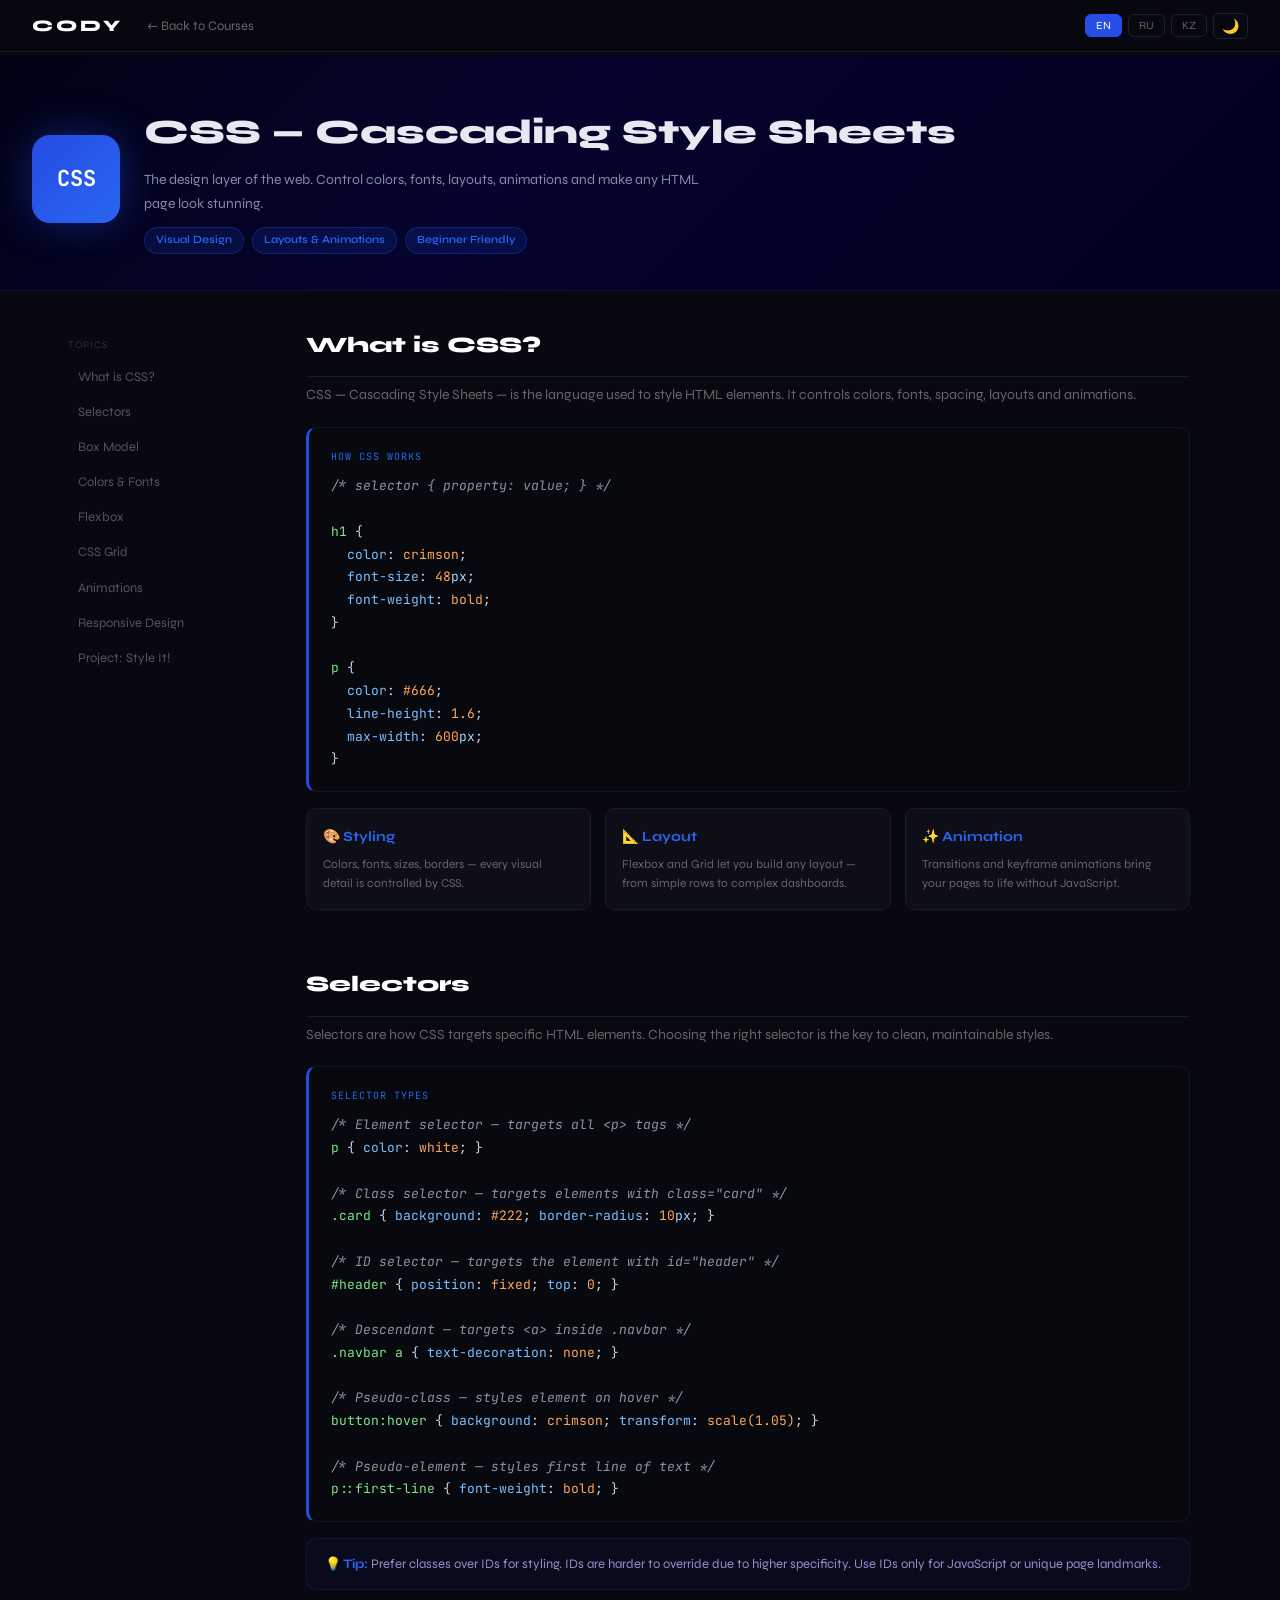
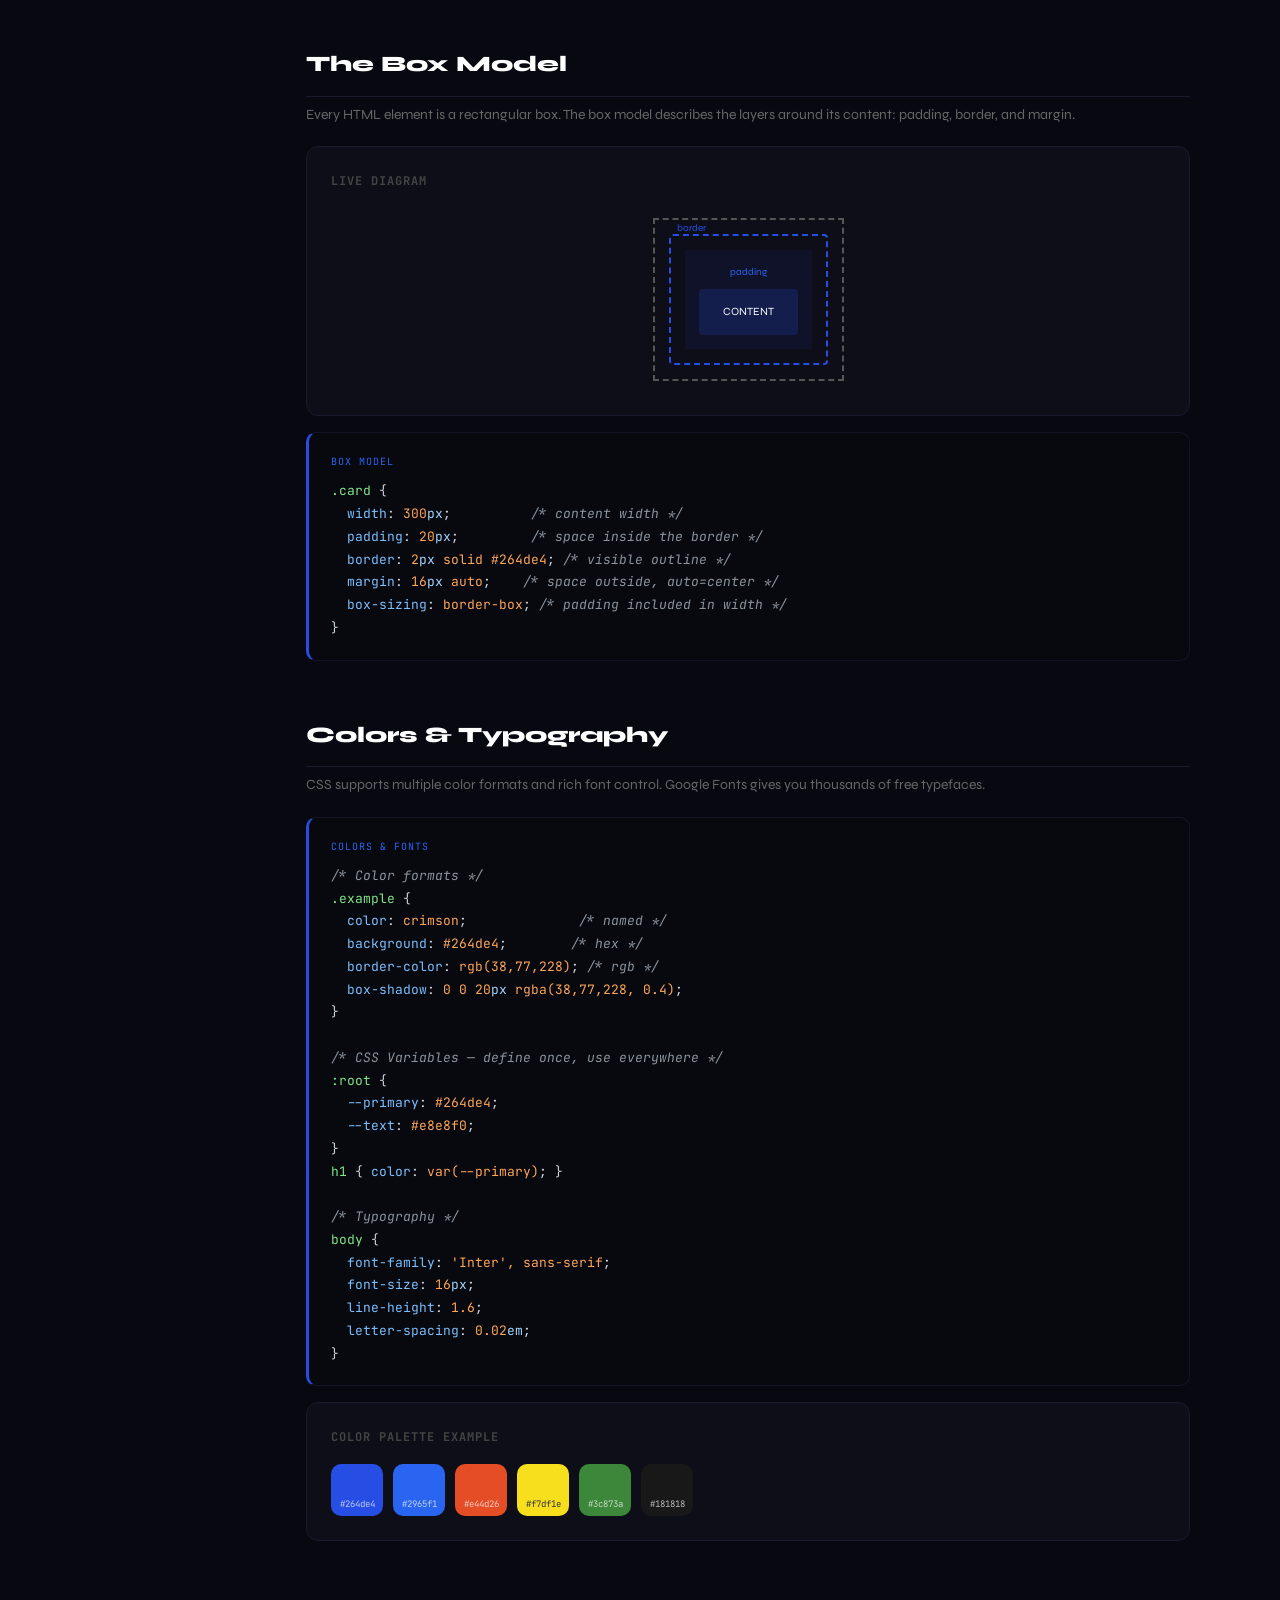
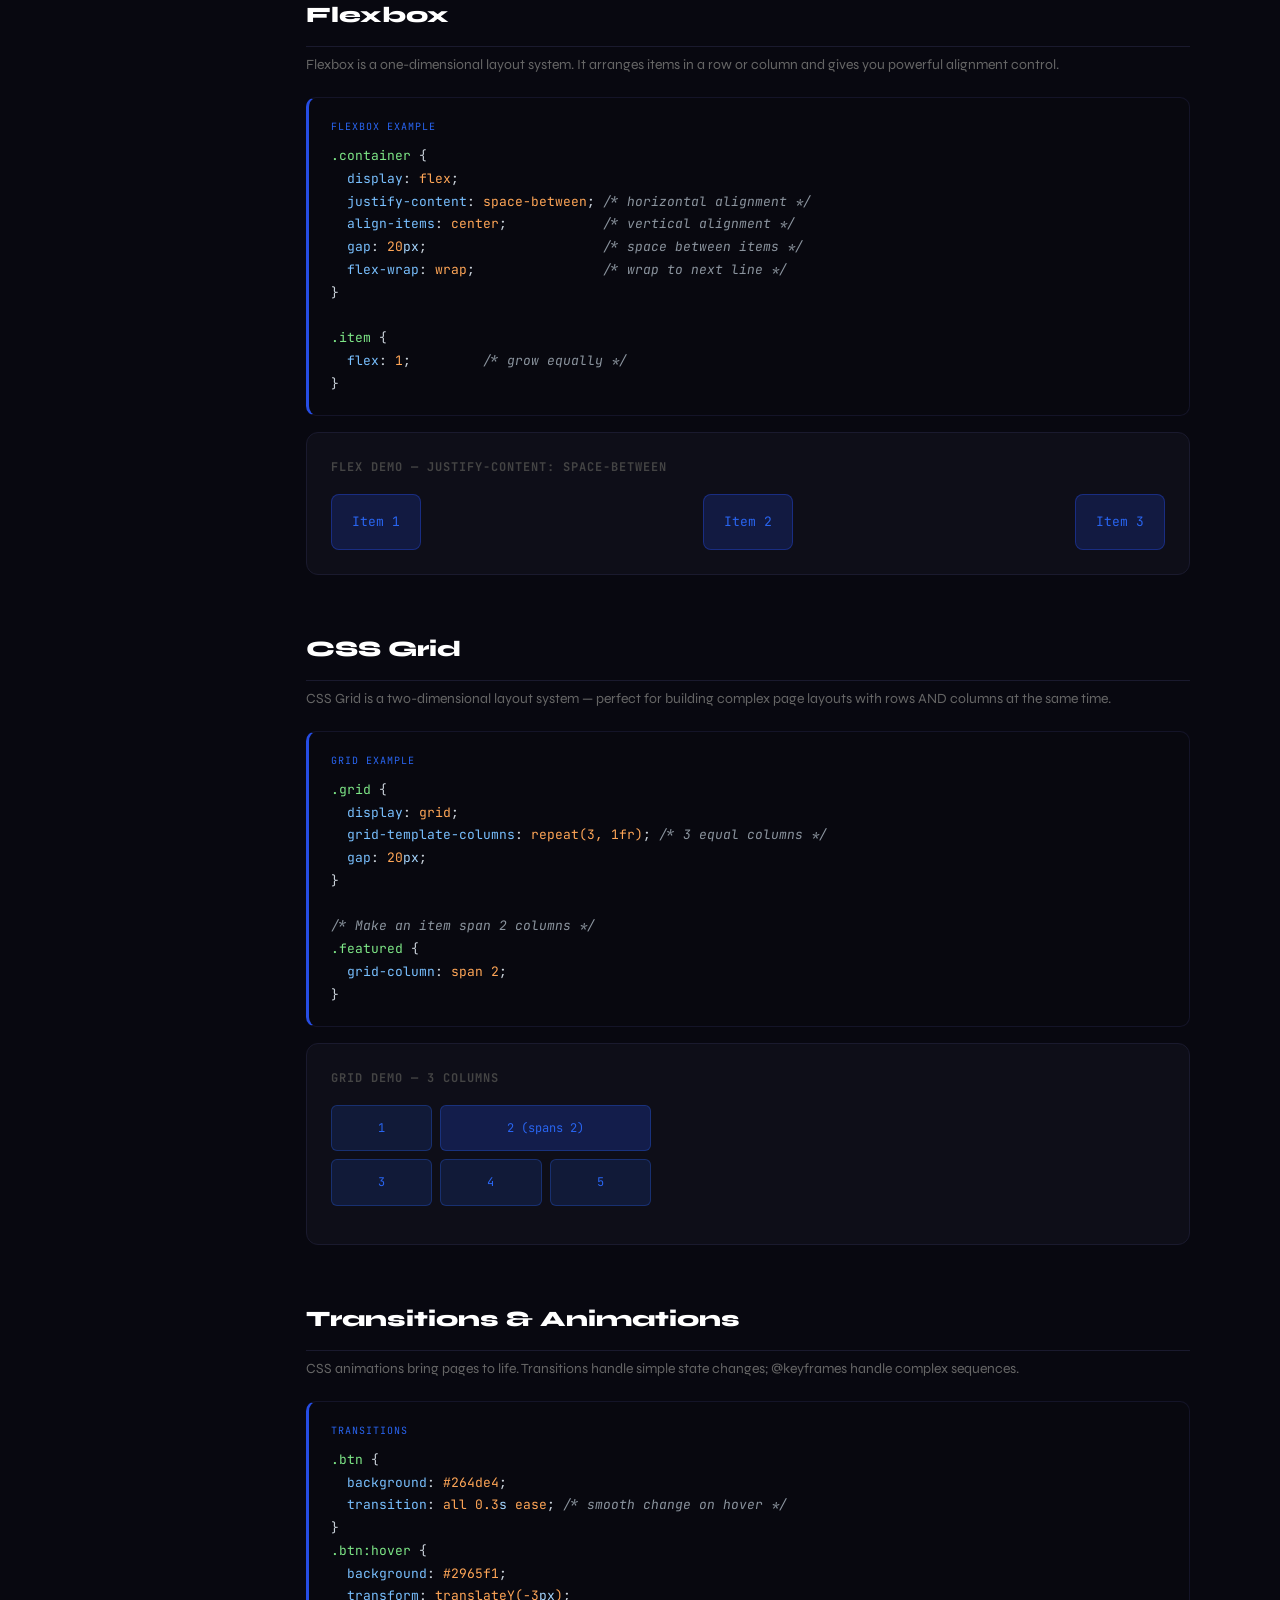
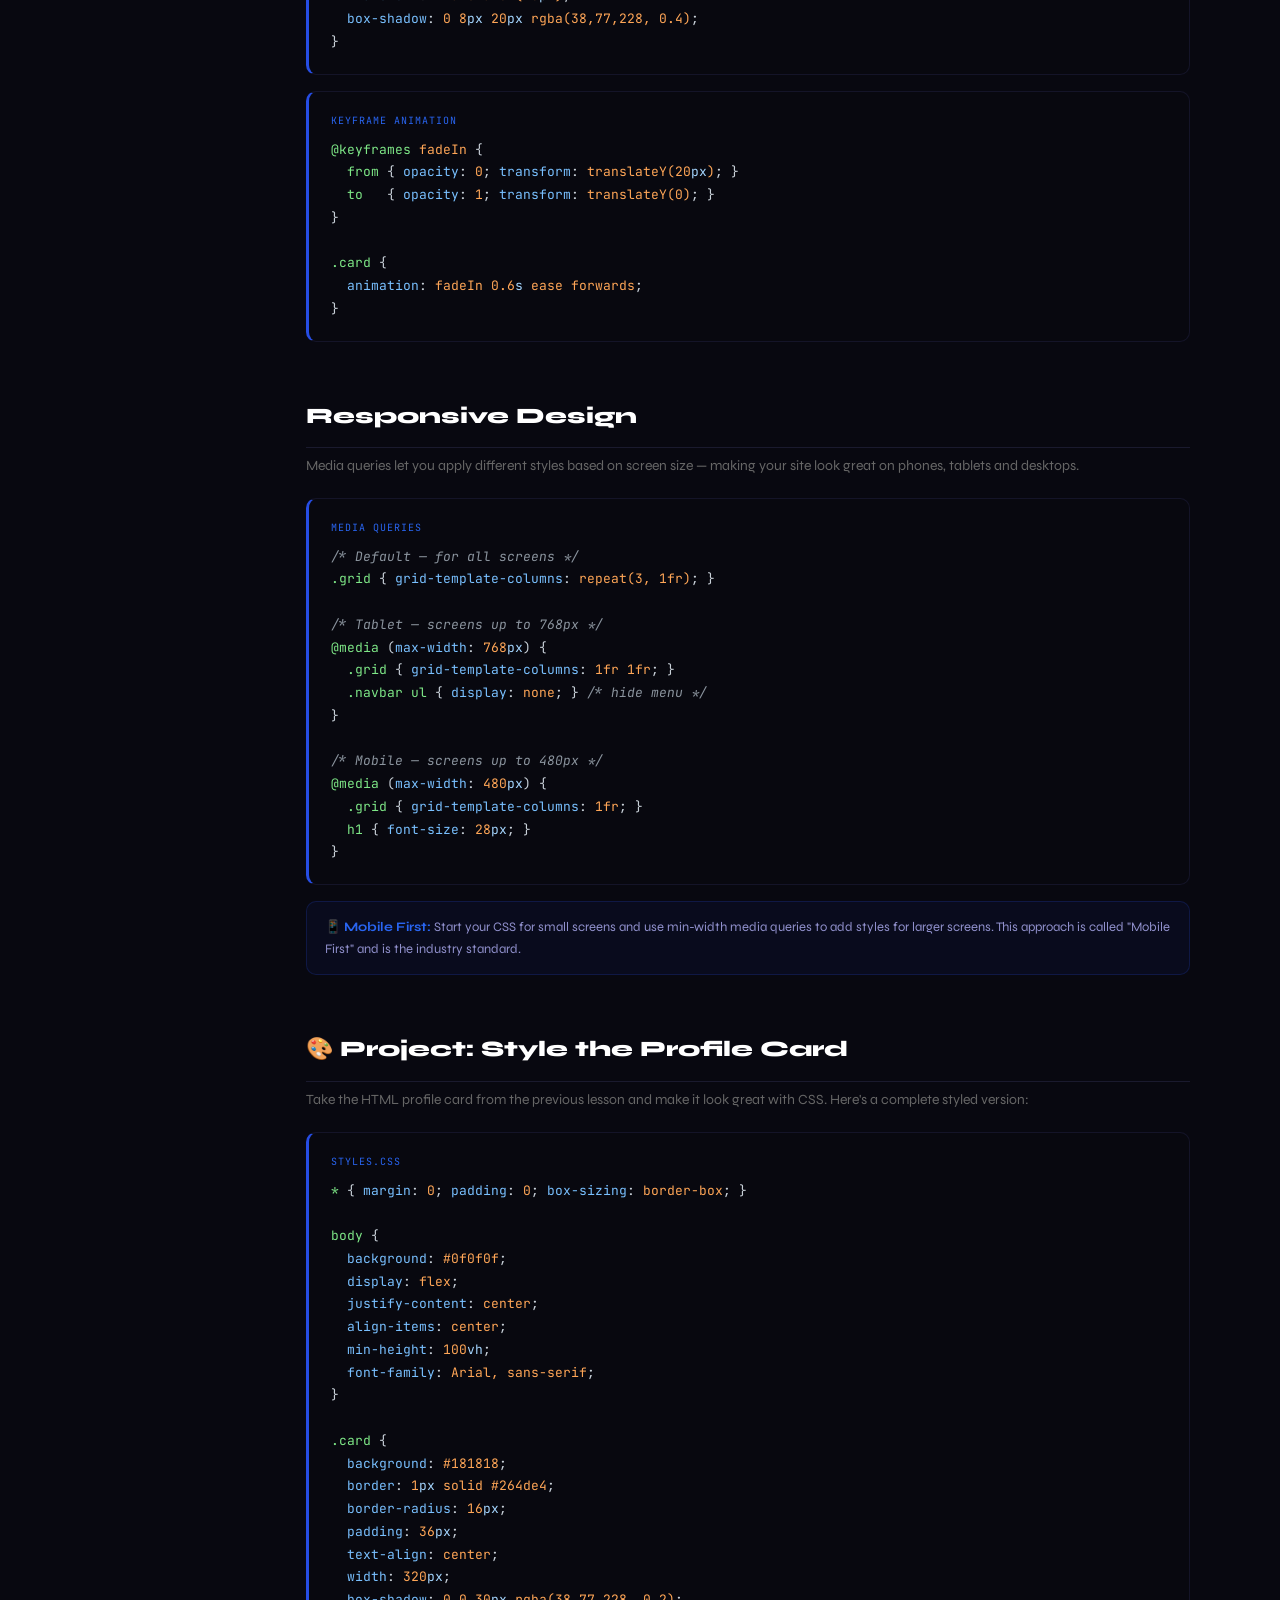
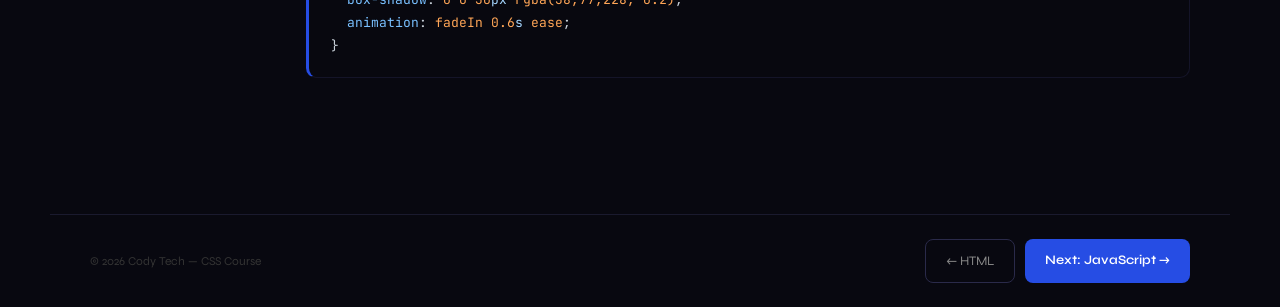
<file: learn-css.html>
<!DOCTYPE html>
<html lang="en">
<head>
<meta charset="UTF-8">
<meta name="viewport" content="width=device-width, initial-scale=1.0">
<title>CSS — Cody Tech</title>
<link href="https://fonts.googleapis.com/css2?family=JetBrains+Mono:wght@400;600&family=Syne:wght@400;600;800&display=swap" rel="stylesheet">
<style>
:root{
  --accent:#264de4;
  --accent2:#2965f1;
  --bg:#080810;
  --bg2:#0e0e18;
  --bg3:#14142a;
  --border:#1a1a2e;
  --text:#e8e8f0;
  --muted:#666;
  --code-bg:#08080f;
}
*{margin:0;padding:0;box-sizing:border-box;}
html{scroll-behavior:smooth;}
body{background:var(--bg);color:var(--text);font-family:'Syne',sans-serif;line-height:1.7;}

.top-bar{
  position:fixed;top:0;left:0;right:0;
  display:flex;justify-content:space-between;align-items:center;
  padding:12px 32px;
  background:rgba(8,8,16,0.97);
  border-bottom:1px solid var(--border);
  backdrop-filter:blur(10px);
  z-index:1000;
}
.logo-txt{font-weight:800;font-size:16px;color:#fff;letter-spacing:3px;}
.top-left{display:flex;align-items:center;gap:24px;}
.back-a{color:#666;text-decoration:none;font-size:13px;transition:color .2s;}
.back-a:hover{color:#fff;}
.top-right{display:flex;gap:6px;align-items:center;}
.ctrl-btn{
  padding:4px 10px;border-radius:6px;
  border:1px solid #1e1e3a;background:transparent;
  color:#666;cursor:pointer;font-size:11px;font-family:'Syne',sans-serif;transition:all .2s;
}
.ctrl-btn:hover,.ctrl-btn.active{background:var(--accent);border-color:var(--accent);color:#fff;}
.theme-btn{padding:4px 8px;border-radius:6px;border:1px solid #1e1e3a;background:transparent;cursor:pointer;font-size:14px;}
body.light{--bg:#f5f5ff;--bg2:#ebebff;--bg3:#e0e0f8;--border:#ddddf0;--text:#111;--muted:#888;--code-bg:#1a1a2e;}
body.light .top-bar{background:rgba(245,245,255,0.97);}
body.light .back-a{color:#888;}body.light .back-a:hover{color:#111;}
body.light .ctrl-btn{border-color:#ccc;color:#666;}
body.light .sidebar-link{color:#666;}

.hero-strip{
  margin-top:56px;padding:48px 32px 36px;
  background:linear-gradient(135deg,#020214 0%,#04042e 40%,#000020 100%);
  border-bottom:1px solid #0f0f3a;
  display:flex;align-items:center;gap:24px;
}
.lang-badge{
  width:88px;height:88px;
  background:linear-gradient(135deg,var(--accent),var(--accent2));
  border-radius:18px;display:flex;align-items:center;justify-content:center;
  flex-shrink:0;box-shadow:0 0 40px rgba(38,77,228,.4);
  font-family:'JetBrains Mono',monospace;font-weight:700;font-size:22px;color:#fff;
}
.hero-info h1{font-size:34px;font-weight:800;margin-bottom:6px;}
.hero-info p{color:#8888aa;font-size:14px;max-width:560px;}
.badges{display:flex;gap:8px;margin-top:12px;flex-wrap:wrap;}
.badge{padding:3px 11px;border-radius:20px;font-size:11px;font-weight:600;background:rgba(38,77,228,.15);border:1px solid rgba(38,77,228,.3);color:var(--accent2);}

.layout{display:flex;max-width:1180px;margin:0 auto;padding:0 0 80px;}
.sidebar{width:220px;flex-shrink:0;padding:28px 0 0;position:sticky;top:56px;height:calc(100vh - 56px);overflow-y:auto;}
.sidebar-section{margin-bottom:6px;padding:0 18px;}
.sidebar-label{font-size:10px;color:#333;text-transform:uppercase;letter-spacing:1px;margin-bottom:6px;margin-top:18px;}
body.light .sidebar-label{color:#aaa;}
.sidebar-link{display:block;padding:6px 10px;border-radius:6px;text-decoration:none;color:#555;font-size:13px;transition:all .2s;margin-bottom:1px;}
.sidebar-link:hover{background:#0f0f20;color:#ccc;}
body.light .sidebar-link:hover{background:#e0e0f0;color:#111;}
.sidebar-link.active{background:rgba(38,77,228,.12);color:var(--accent2);border-left:2px solid var(--accent);padding-left:8px;}

.content{flex:1;padding:36px 40px 0 36px;min-width:0;}
.learn-section{margin-bottom:56px;}
.learn-section h2{font-size:22px;font-weight:800;margin-bottom:4px;color:#fff;padding-bottom:12px;border-bottom:1px solid var(--border);}
body.light .learn-section h2{color:#111;}
.learn-section .intro{color:var(--muted);font-size:14px;margin-bottom:20px;margin-top:6px;}

.code-block{
  background:var(--code-bg);
  border:1px solid #141428;
  border-left:3px solid var(--accent);
  border-radius:10px;padding:20px 22px;margin:16px 0;overflow-x:auto;
}
.code-block pre{font-family:'JetBrains Mono',monospace;font-size:13px;line-height:1.75;color:#c9d1d9;}
.code-label{font-size:10px;color:var(--accent2);font-family:'JetBrains Mono',monospace;text-transform:uppercase;letter-spacing:1px;margin-bottom:10px;display:block;}
.sel{color:#7ee787;}.prop{color:#79c0ff;}.val{color:#ffa657;}.com{color:#8b949e;font-style:italic;}.unit{color:#a5d6ff;}

.concept-grid{display:grid;grid-template-columns:repeat(auto-fill,minmax(220px,1fr));gap:14px;margin-top:16px;}
.concept-card{background:var(--bg2);border:1px solid var(--border);border-radius:10px;padding:16px;}
.concept-card h4{font-size:14px;color:var(--accent2);margin-bottom:6px;}
.concept-card p{font-size:12px;color:var(--muted);line-height:1.6;}

/* LIVE DEMO */
.demo-box{
  background:var(--bg2);border:1px solid var(--border);
  border-radius:12px;padding:24px;margin:16px 0;
}
.demo-box h4{font-size:12px;color:#444;text-transform:uppercase;letter-spacing:1px;margin-bottom:16px;font-family:'JetBrains Mono',monospace;}
body.light .demo-box h4{color:#aaa;}
.color-row{display:flex;flex-wrap:wrap;gap:10px;}
.color-chip{width:52px;height:52px;border-radius:10px;display:flex;align-items:flex-end;justify-content:center;padding:4px;font-size:9px;font-family:'JetBrains Mono',monospace;color:rgba(255,255,255,.7);}

.box-model-vis{
  display:inline-block;
  border:2px dashed #264de4;
  padding:14px;border-radius:4px;
  font-size:11px;color:#264de4;
  position:relative;
}
.box-margin{border:2px dashed #555;padding:14px;display:inline-block;font-size:11px;color:#555;}
.box-padding{background:rgba(38,77,228,.08);padding:14px;display:inline-block;font-size:11px;color:var(--accent2);}
.box-content{background:rgba(38,77,228,.2);padding:14px 24px;border-radius:4px;font-size:11px;color:#fff;}

.prop-table{width:100%;border-collapse:collapse;margin-top:16px;font-size:13px;}
.prop-table th{text-align:left;padding:10px 14px;background:#08080f;color:#444;font-size:11px;text-transform:uppercase;letter-spacing:.7px;border-bottom:1px solid var(--border);}
body.light .prop-table th{background:#e8e8f8;color:#888;}
.prop-table td{padding:10px 14px;border-bottom:1px solid #0f0f20;color:#ccc;}
body.light .prop-table td{color:#333;border-bottom:1px solid #ddd;}
.prop-table tr:hover td{background:#0d0d1e;}
body.light .prop-table tr:hover td{background:#e8e8f8;}
.p-name{color:var(--accent2);font-family:'JetBrains Mono',monospace;font-weight:600;}

.tip{background:rgba(38,77,228,.06);border:1px solid rgba(38,77,228,.2);border-radius:10px;padding:14px 18px;margin:16px 0;font-size:13px;color:#9090cc;}
.tip strong{color:var(--accent2);}

.flex-demo{display:flex;gap:8px;margin:14px 0;}
.flex-item{
  background:rgba(38,77,228,.2);border:1px solid rgba(38,77,228,.4);
  padding:16px 20px;border-radius:8px;font-size:13px;color:var(--accent2);
  font-family:'JetBrains Mono',monospace;
}

.grid-demo{display:grid;grid-template-columns:1fr 1fr 1fr;gap:8px;margin:14px 0;max-width:320px;}
.grid-item{
  background:rgba(41,101,241,.15);border:1px solid rgba(41,101,241,.3);
  padding:12px;border-radius:6px;text-align:center;font-size:12px;
  color:var(--accent2);font-family:'JetBrains Mono',monospace;
}

.page-footer{border-top:1px solid var(--border);padding:24px 40px;display:flex;justify-content:space-between;align-items:center;max-width:1180px;margin:0 auto;font-size:12px;color:#333;}
.nav-btns{display:flex;gap:10px;}
.next-btn{padding:10px 20px;background:var(--accent);border:none;border-radius:8px;color:#fff;cursor:pointer;font-family:'Syne',sans-serif;font-size:13px;font-weight:600;text-decoration:none;transition:all .2s;}
.next-btn:hover{background:var(--accent2);transform:translateY(-1px);}
.prev-btn{padding:10px 20px;background:transparent;border:1px solid #2a2a4a;border-radius:8px;color:#888;cursor:pointer;font-family:'Syne',sans-serif;font-size:13px;text-decoration:none;transition:all .2s;}
.prev-btn:hover{border-color:#264de4;color:#fff;}
</style>
</head>
<body>

<div class="top-bar">
  <div class="top-left">
    <span class="logo-txt">CODY</span>
    <a href="download.html" class="back-a">← <span data-i="back">Back to Courses</span></a>
  </div>
  <div class="top-right">
    <button class="ctrl-btn active" onclick="setLang('en',this)">EN</button>
    <button class="ctrl-btn" onclick="setLang('ru',this)">RU</button>
    <button class="ctrl-btn" onclick="setLang('kz',this)">KZ</button>
    <button class="theme-btn" id="themeBtn" onclick="toggleTheme()">🌙</button>
  </div>
</div>

<div class="hero-strip">
  <div class="lang-badge">CSS</div>
  <div class="hero-info">
    <h1 data-i="title">CSS — Cascading Style Sheets</h1>
    <p data-i="hero_desc">The design layer of the web. Control colors, fonts, layouts, animations and make any HTML page look stunning.</p>
    <div class="badges">
      <span class="badge" data-i="b1">Visual Design</span>
      <span class="badge" data-i="b2">Layouts & Animations</span>
      <span class="badge" data-i="b3">Beginner Friendly</span>
    </div>
  </div>
</div>

<div class="layout">
  <nav class="sidebar">
    <div class="sidebar-section">
      <div class="sidebar-label" data-i="nav_label">Topics</div>
      <a href="#intro" class="sidebar-link active" data-i="nav_intro">What is CSS?</a>
      <a href="#selectors" class="sidebar-link" data-i="nav_sel">Selectors</a>
      <a href="#boxmodel" class="sidebar-link" data-i="nav_box">Box Model</a>
      <a href="#colors" class="sidebar-link" data-i="nav_colors">Colors & Fonts</a>
      <a href="#flexbox" class="sidebar-link" data-i="nav_flex">Flexbox</a>
      <a href="#grid" class="sidebar-link" data-i="nav_grid">CSS Grid</a>
      <a href="#animations" class="sidebar-link" data-i="nav_anim">Animations</a>
      <a href="#responsive" class="sidebar-link" data-i="nav_resp">Responsive Design</a>
      <a href="#practice" class="sidebar-link" data-i="nav_practice">Project: Style It!</a>
    </div>
  </nav>

  <main class="content">

    <div class="learn-section" id="intro">
      <h2 data-i="s1_title">What is CSS?</h2>
      <p class="intro" data-i="s1_intro">CSS — Cascading Style Sheets — is the language used to style HTML elements. It controls colors, fonts, spacing, layouts and animations.</p>
      <div class="code-block">
        <span class="code-label">how css works</span>
        <pre><span class="com">/* selector { property: value; } */</span>

<span class="sel">h1</span> {
  <span class="prop">color</span>: <span class="val">crimson</span>;
  <span class="prop">font-size</span>: <span class="val">48<span class="unit">px</span></span>;
  <span class="prop">font-weight</span>: <span class="val">bold</span>;
}

<span class="sel">p</span> {
  <span class="prop">color</span>: <span class="val">#666</span>;
  <span class="prop">line-height</span>: <span class="val">1.6</span>;
  <span class="prop">max-width</span>: <span class="val">600<span class="unit">px</span></span>;
}</pre>
      </div>
      <div class="concept-grid">
        <div class="concept-card"><h4 data-i="c1_t">🎨 Styling</h4><p data-i="c1_d">Colors, fonts, sizes, borders — every visual detail is controlled by CSS.</p></div>
        <div class="concept-card"><h4 data-i="c2_t">📐 Layout</h4><p data-i="c2_d">Flexbox and Grid let you build any layout — from simple rows to complex dashboards.</p></div>
        <div class="concept-card"><h4 data-i="c3_t">✨ Animation</h4><p data-i="c3_d">Transitions and keyframe animations bring your pages to life without JavaScript.</p></div>
      </div>
    </div>

    <div class="learn-section" id="selectors">
      <h2 data-i="s2_title">Selectors</h2>
      <p class="intro" data-i="s2_intro">Selectors are how CSS targets specific HTML elements. Choosing the right selector is the key to clean, maintainable styles.</p>
      <div class="code-block">
        <span class="code-label">selector types</span>
        <pre><span class="com">/* Element selector — targets all &lt;p&gt; tags */</span>
<span class="sel">p</span> { <span class="prop">color</span>: <span class="val">white</span>; }

<span class="com">/* Class selector — targets elements with class="card" */</span>
<span class="sel">.card</span> { <span class="prop">background</span>: <span class="val">#222</span>; <span class="prop">border-radius</span>: <span class="val">10<span class="unit">px</span></span>; }

<span class="com">/* ID selector — targets the element with id="header" */</span>
<span class="sel">#header</span> { <span class="prop">position</span>: <span class="val">fixed</span>; <span class="prop">top</span>: <span class="val">0</span>; }

<span class="com">/* Descendant — targets &lt;a&gt; inside .navbar */</span>
<span class="sel">.navbar a</span> { <span class="prop">text-decoration</span>: <span class="val">none</span>; }

<span class="com">/* Pseudo-class — styles element on hover */</span>
<span class="sel">button:hover</span> { <span class="prop">background</span>: <span class="val">crimson</span>; <span class="prop">transform</span>: <span class="val">scale(1.05)</span>; }

<span class="com">/* Pseudo-element — styles first line of text */</span>
<span class="sel">p::first-line</span> { <span class="prop">font-weight</span>: <span class="val">bold</span>; }</pre>
      </div>
      <div class="tip"><strong>💡 Tip:</strong> <span data-i="tip_sel">Prefer classes over IDs for styling. IDs are harder to override due to higher specificity. Use IDs only for JavaScript or unique page landmarks.</span></div>
    </div>

    <div class="learn-section" id="boxmodel">
      <h2 data-i="s3_title">The Box Model</h2>
      <p class="intro" data-i="s3_intro">Every HTML element is a rectangular box. The box model describes the layers around its content: padding, border, and margin.</p>
      <div class="demo-box">
        <h4>LIVE DIAGRAM</h4>
        <div style="text-align:center;padding:10px;">
          <div class="box-margin">
            <span style="position:absolute;top:-16px;left:6px;font-size:10px;color:#555;">margin</span>
            <div class="box-model-vis">
              <span style="position:absolute;top:-16px;left:6px;font-size:10px;color:#264de4;">border</span>
              <div class="box-padding">
                <span style="display:block;font-size:10px;color:var(--accent2);margin-bottom:8px;">padding</span>
                <div class="box-content">CONTENT</div>
              </div>
            </div>
          </div>
        </div>
      </div>
      <div class="code-block">
        <span class="code-label">box model</span>
        <pre><span class="sel">.card</span> {
  <span class="prop">width</span>: <span class="val">300<span class="unit">px</span></span>;          <span class="com">/* content width */</span>
  <span class="prop">padding</span>: <span class="val">20<span class="unit">px</span></span>;         <span class="com">/* space inside the border */</span>
  <span class="prop">border</span>: <span class="val">2<span class="unit">px</span> solid #264de4</span>; <span class="com">/* visible outline */</span>
  <span class="prop">margin</span>: <span class="val">16<span class="unit">px</span> auto</span>;    <span class="com">/* space outside, auto=center */</span>
  <span class="prop">box-sizing</span>: <span class="val">border-box</span>; <span class="com">/* padding included in width */</span>
}</pre>
      </div>
    </div>

    <div class="learn-section" id="colors">
      <h2 data-i="s4_title">Colors &amp; Typography</h2>
      <p class="intro" data-i="s4_intro">CSS supports multiple color formats and rich font control. Google Fonts gives you thousands of free typefaces.</p>
      <div class="code-block">
        <span class="code-label">colors & fonts</span>
        <pre><span class="com">/* Color formats */</span>
<span class="sel">.example</span> {
  <span class="prop">color</span>: <span class="val">crimson</span>;              <span class="com">/* named */</span>
  <span class="prop">background</span>: <span class="val">#264de4</span>;        <span class="com">/* hex */</span>
  <span class="prop">border-color</span>: <span class="val">rgb(38,77,228)</span>; <span class="com">/* rgb */</span>
  <span class="prop">box-shadow</span>: <span class="val">0 0 20<span class="unit">px</span> rgba(38,77,228, 0.4)</span>;
}

<span class="com">/* CSS Variables — define once, use everywhere */</span>
<span class="sel">:root</span> {
  <span class="prop">--primary</span>: <span class="val">#264de4</span>;
  <span class="prop">--text</span>: <span class="val">#e8e8f0</span>;
}
<span class="sel">h1</span> { <span class="prop">color</span>: <span class="val">var(--primary)</span>; }

<span class="com">/* Typography */</span>
<span class="sel">body</span> {
  <span class="prop">font-family</span>: <span class="val">'Inter', sans-serif</span>;
  <span class="prop">font-size</span>: <span class="val">16<span class="unit">px</span></span>;
  <span class="prop">line-height</span>: <span class="val">1.6</span>;
  <span class="prop">letter-spacing</span>: <span class="val">0.02<span class="unit">em</span></span>;
}</pre>
      </div>
      <div class="demo-box">
        <h4>COLOR PALETTE EXAMPLE</h4>
        <div class="color-row">
          <div class="color-chip" style="background:#264de4;">#264de4</div>
          <div class="color-chip" style="background:#2965f1;">#2965f1</div>
          <div class="color-chip" style="background:#e44d26;">#e44d26</div>
          <div class="color-chip" style="background:#f7df1e;color:#333;">#f7df1e</div>
          <div class="color-chip" style="background:#3c873a;">#3c873a</div>
          <div class="color-chip" style="background:#181818;">#181818</div>
        </div>
      </div>
    </div>

    <div class="learn-section" id="flexbox">
      <h2 data-i="s5_title">Flexbox</h2>
      <p class="intro" data-i="s5_intro">Flexbox is a one-dimensional layout system. It arranges items in a row or column and gives you powerful alignment control.</p>
      <div class="code-block">
        <span class="code-label">flexbox example</span>
        <pre><span class="sel">.container</span> {
  <span class="prop">display</span>: <span class="val">flex</span>;
  <span class="prop">justify-content</span>: <span class="val">space-between</span>; <span class="com">/* horizontal alignment */</span>
  <span class="prop">align-items</span>: <span class="val">center</span>;            <span class="com">/* vertical alignment */</span>
  <span class="prop">gap</span>: <span class="val">20<span class="unit">px</span></span>;                      <span class="com">/* space between items */</span>
  <span class="prop">flex-wrap</span>: <span class="val">wrap</span>;                <span class="com">/* wrap to next line */</span>
}

<span class="sel">.item</span> {
  <span class="prop">flex</span>: <span class="val">1</span>;         <span class="com">/* grow equally */</span>
}</pre>
      </div>
      <div class="demo-box">
        <h4>FLEX DEMO — justify-content: space-between</h4>
        <div style="display:flex;justify-content:space-between;gap:8px;">
          <div class="flex-item">Item 1</div>
          <div class="flex-item">Item 2</div>
          <div class="flex-item">Item 3</div>
        </div>
      </div>
    </div>

    <div class="learn-section" id="grid">
      <h2 data-i="s6_title">CSS Grid</h2>
      <p class="intro" data-i="s6_intro">CSS Grid is a two-dimensional layout system — perfect for building complex page layouts with rows AND columns at the same time.</p>
      <div class="code-block">
        <span class="code-label">grid example</span>
        <pre><span class="sel">.grid</span> {
  <span class="prop">display</span>: <span class="val">grid</span>;
  <span class="prop">grid-template-columns</span>: <span class="val">repeat(3, 1fr)</span>; <span class="com">/* 3 equal columns */</span>
  <span class="prop">gap</span>: <span class="val">20<span class="unit">px</span></span>;
}

<span class="com">/* Make an item span 2 columns */</span>
<span class="sel">.featured</span> {
  <span class="prop">grid-column</span>: <span class="val">span 2</span>;
}</pre>
      </div>
      <div class="demo-box">
        <h4>GRID DEMO — 3 columns</h4>
        <div class="grid-demo">
          <div class="grid-item">1</div>
          <div class="grid-item" style="grid-column:span 2;background:rgba(38,77,228,.25);">2 (spans 2)</div>
          <div class="grid-item">3</div>
          <div class="grid-item">4</div>
          <div class="grid-item">5</div>
        </div>
      </div>
    </div>

    <div class="learn-section" id="animations">
      <h2 data-i="s7_title">Transitions &amp; Animations</h2>
      <p class="intro" data-i="s7_intro">CSS animations bring pages to life. Transitions handle simple state changes; @keyframes handle complex sequences.</p>
      <div class="code-block">
        <span class="code-label">transitions</span>
        <pre><span class="sel">.btn</span> {
  <span class="prop">background</span>: <span class="val">#264de4</span>;
  <span class="prop">transition</span>: <span class="val">all 0.3<span class="unit">s</span> ease</span>; <span class="com">/* smooth change on hover */</span>
}
<span class="sel">.btn:hover</span> {
  <span class="prop">background</span>: <span class="val">#2965f1</span>;
  <span class="prop">transform</span>: <span class="val">translateY(-3<span class="unit">px</span>)</span>;
  <span class="prop">box-shadow</span>: <span class="val">0 8<span class="unit">px</span> 20<span class="unit">px</span> rgba(38,77,228, 0.4)</span>;
}</pre>
      </div>
      <div class="code-block">
        <span class="code-label">keyframe animation</span>
        <pre><span class="sel">@keyframes</span> <span class="val">fadeIn</span> {
  <span class="sel">from</span> { <span class="prop">opacity</span>: <span class="val">0</span>; <span class="prop">transform</span>: <span class="val">translateY(20<span class="unit">px</span>)</span>; }
  <span class="sel">to</span>   { <span class="prop">opacity</span>: <span class="val">1</span>; <span class="prop">transform</span>: <span class="val">translateY(0)</span>; }
}

<span class="sel">.card</span> {
  <span class="prop">animation</span>: <span class="val">fadeIn 0.6<span class="unit">s</span> ease forwards</span>;
}</pre>
      </div>
    </div>

    <div class="learn-section" id="responsive">
      <h2 data-i="s8_title">Responsive Design</h2>
      <p class="intro" data-i="s8_intro">Media queries let you apply different styles based on screen size — making your site look great on phones, tablets and desktops.</p>
      <div class="code-block">
        <span class="code-label">media queries</span>
        <pre><span class="com">/* Default — for all screens */</span>
<span class="sel">.grid</span> { <span class="prop">grid-template-columns</span>: <span class="val">repeat(3, 1fr)</span>; }

<span class="com">/* Tablet — screens up to 768px */</span>
<span class="sel">@media</span> (<span class="prop">max-width</span>: <span class="val">768<span class="unit">px</span></span>) {
  <span class="sel">.grid</span> { <span class="prop">grid-template-columns</span>: <span class="val">1fr 1fr</span>; }
  <span class="sel">.navbar ul</span> { <span class="prop">display</span>: <span class="val">none</span>; } <span class="com">/* hide menu */</span>
}

<span class="com">/* Mobile — screens up to 480px */</span>
<span class="sel">@media</span> (<span class="prop">max-width</span>: <span class="val">480<span class="unit">px</span></span>) {
  <span class="sel">.grid</span> { <span class="prop">grid-template-columns</span>: <span class="val">1fr</span>; }
  <span class="sel">h1</span> { <span class="prop">font-size</span>: <span class="val">28<span class="unit">px</span></span>; }
}</pre>
      </div>
      <div class="tip"><strong>📱 Mobile First:</strong> <span data-i="tip_resp">Start your CSS for small screens and use min-width media queries to add styles for larger screens. This approach is called "Mobile First" and is the industry standard.</span></div>
    </div>

    <div class="learn-section" id="practice">
      <h2 data-i="s9_title">🎨 Project: Style the Profile Card</h2>
      <p class="intro" data-i="s9_intro">Take the HTML profile card from the previous lesson and make it look great with CSS. Here's a complete styled version:</p>
      <div class="code-block">
        <span class="code-label">styles.css</span>
        <pre><span class="sel">*</span> { <span class="prop">margin</span>: <span class="val">0</span>; <span class="prop">padding</span>: <span class="val">0</span>; <span class="prop">box-sizing</span>: <span class="val">border-box</span>; }

<span class="sel">body</span> {
  <span class="prop">background</span>: <span class="val">#0f0f0f</span>;
  <span class="prop">display</span>: <span class="val">flex</span>;
  <span class="prop">justify-content</span>: <span class="val">center</span>;
  <span class="prop">align-items</span>: <span class="val">center</span>;
  <span class="prop">min-height</span>: <span class="val">100<span class="unit">vh</span></span>;
  <span class="prop">font-family</span>: <span class="val">Arial, sans-serif</span>;
}

<span class="sel">.card</span> {
  <span class="prop">background</span>: <span class="val">#181818</span>;
  <span class="prop">border</span>: <span class="val">1<span class="unit">px</span> solid #264de4</span>;
  <span class="prop">border-radius</span>: <span class="val">16<span class="unit">px</span></span>;
  <span class="prop">padding</span>: <span class="val">36<span class="unit">px</span></span>;
  <span class="prop">text-align</span>: <span class="val">center</span>;
  <span class="prop">width</span>: <span class="val">320<span class="unit">px</span></span>;
  <span class="prop">box-shadow</span>: <span class="val">0 0 30<span class="unit">px</span> rgba(38,77,228, 0.2)</span>;
  <span class="prop">animation</span>: <span class="val">fadeIn 0.6<span class="unit">s</span> ease</span>;
}</pre>
      </div>
    </div>

  </main>
</div>

<div class="page-footer">
  <span data-i="footer_txt">© 2026 Cody Tech — CSS Course</span>
  <div class="nav-btns">
    <a href="learn-html.html" class="prev-btn" data-i="prev_btn">← HTML</a>
    <a href="learn-js.html" class="next-btn" data-i="next_btn">Next: JavaScript →</a>
  </div>
</div>

<script>
const T={
  en:{
    back:"Back to Courses",title:"CSS — Cascading Style Sheets",
    hero_desc:"The design layer of the web. Control colors, fonts, layouts, animations and make any HTML page look stunning.",
    b1:"Visual Design",b2:"Layouts & Animations",b3:"Beginner Friendly",
    nav_label:"Topics",nav_intro:"What is CSS?",nav_sel:"Selectors",nav_box:"Box Model",
    nav_colors:"Colors & Fonts",nav_flex:"Flexbox",nav_grid:"CSS Grid",
    nav_anim:"Animations",nav_resp:"Responsive Design",nav_practice:"Project: Style It!",
    s1_title:"What is CSS?",s1_intro:"CSS — Cascading Style Sheets — is the language used to style HTML elements. It controls colors, fonts, spacing, layouts and animations.",
    c1_t:"🎨 Styling",c1_d:"Colors, fonts, sizes, borders — every visual detail is controlled by CSS.",
    c2_t:"📐 Layout",c2_d:"Flexbox and Grid let you build any layout — from simple rows to complex dashboards.",
    c3_t:"✨ Animation",c3_d:"Transitions and keyframe animations bring your pages to life without JavaScript.",
    s2_title:"Selectors",s2_intro:"Selectors are how CSS targets specific HTML elements. Choosing the right selector is the key to clean styles.",
    tip_sel:"Prefer classes over IDs for styling. IDs are harder to override due to higher specificity.",
    s3_title:"The Box Model",s3_intro:"Every HTML element is a rectangular box. The box model describes the layers: padding, border, and margin.",
    s4_title:"Colors & Typography",s4_intro:"CSS supports multiple color formats and rich font control. Google Fonts gives you thousands of free typefaces.",
    s5_title:"Flexbox",s5_intro:"Flexbox is a one-dimensional layout system. It arranges items in a row or column with powerful alignment control.",
    s6_title:"CSS Grid",s6_intro:"CSS Grid is a two-dimensional layout system — perfect for building complex page layouts with rows AND columns.",
    s7_title:"Transitions & Animations",s7_intro:"CSS animations bring pages to life. Transitions handle simple state changes; @keyframes handle complex sequences.",
    s8_title:"Responsive Design",s8_intro:"Media queries let you apply different styles based on screen size — making your site look great on any device.",
    tip_resp:"Start your CSS for small screens and use min-width media queries to add styles for larger screens. This is called 'Mobile First'.",
    s9_title:"🎨 Project: Style the Profile Card",s9_intro:"Take the HTML profile card from the previous lesson and make it look great with CSS.",
    footer_txt:"© 2026 Cody Tech — CSS Course",prev_btn:"← HTML",next_btn:"Next: JavaScript →",
  },
  ru:{
    back:"Назад к курсам",title:"CSS — Каскадные таблицы стилей",
    hero_desc:"Слой дизайна веба. Управляйте цветами, шрифтами, макетами и анимациями.",
    b1:"Визуальный дизайн",b2:"Макеты и анимации",b3:"Для начинающих",
    nav_label:"Темы",nav_intro:"Что такое CSS?",nav_sel:"Селекторы",nav_box:"Блочная модель",
    nav_colors:"Цвета и шрифты",nav_flex:"Flexbox",nav_grid:"CSS Grid",
    nav_anim:"Анимации",nav_resp:"Адаптивность",nav_practice:"Проект: Стилизуй!",
    s1_title:"Что такое CSS?",s1_intro:"CSS — Cascading Style Sheets — язык для стилизации HTML. Управляет цветами, шрифтами, отступами, макетами и анимациями.",
    c1_t:"🎨 Стилизация",c1_d:"Цвета, шрифты, размеры, границы — всё визуальное управляется CSS.",
    c2_t:"📐 Макеты",c2_d:"Flexbox и Grid позволяют строить любые макеты от простых строк до сложных дашбордов.",
    c3_t:"✨ Анимация",c3_d:"Transitions и @keyframes оживляют страницы без JavaScript.",
    s2_title:"Селекторы",s2_intro:"Селекторы указывают, какие HTML-элементы стилизовать.",
    tip_sel:"Предпочитайте классы вместо ID для стилизации. ID сложнее переопределять из-за высокой специфичности.",
    s3_title:"Блочная модель",s3_intro:"Каждый HTML-элемент — прямоугольный блок. Блочная модель описывает слои: padding, border и margin.",
    s4_title:"Цвета и типографика",s4_intro:"CSS поддерживает несколько форматов цветов и богатый контроль шрифтов.",
    s5_title:"Flexbox",s5_intro:"Flexbox — одномерная система макетов. Выстраивает элементы в строку или столбец.",
    s6_title:"CSS Grid",s6_intro:"CSS Grid — двумерная система макетов. Идеально для сложных страниц с рядами и колонками.",
    s7_title:"Переходы и анимации",s7_intro:"CSS-анимации оживляют страницы. Transitions — простые переходы, @keyframes — сложные последовательности.",
    s8_title:"Адаптивный дизайн",s8_intro:"Media queries применяют разные стили в зависимости от размера экрана.",
    tip_resp:"Начинайте CSS для маленьких экранов и расширяйте через min-width. Это называется 'Mobile First'.",
    s9_title:"🎨 Проект: Стилизуй карточку профиля",s9_intro:"Возьми HTML-карточку из прошлого урока и сделай её красивой с помощью CSS.",
    footer_txt:"© 2026 Cody Tech — Курс CSS",prev_btn:"← HTML",next_btn:"Далее: JavaScript →",
  },
  kz:{
    back:"Курстарға оралу",title:"CSS — Каскадты стиль кестелері",
    hero_desc:"Веб-тің дизайн қабаты. Түстерді, қаріптерді, макеттер мен анимацияларды басқарыңыз.",
    b1:"Визуалды дизайн",b2:"Макеттер мен анимациялар",b3:"Жаңадайлар үшін",
    nav_label:"Тақырыптар",nav_intro:"CSS дегеніміз не?",nav_sel:"Селекторлар",nav_box:"Блок үлгісі",
    nav_colors:"Түстер мен қаріптер",nav_flex:"Flexbox",nav_grid:"CSS Grid",
    nav_anim:"Анимациялар",nav_resp:"Адаптивтілік",nav_practice:"Жоба: Стильдеңіз!",
    s1_title:"CSS дегеніміз не?",s1_intro:"CSS — Cascading Style Sheets — HTML элементтерін безендіру тілі. Түстер, қаріптер, бос орындар, макеттер мен анимацияларды басқарады.",
    c1_t:"🎨 Стильдеу",c1_d:"Түстер, қаріптер, өлшемдер, жиектер — барлық визуалды нәрсе CSS арқылы.",
    c2_t:"📐 Макеттер",c2_d:"Flexbox және Grid кез келген макетті жасауға мүмкіндік береді.",
    c3_t:"✨ Анимация",c3_d:"Transitions пен @keyframes беттерді JavaScript-сіз жандандырады.",
    s2_title:"Селекторлар",s2_intro:"Селекторлар CSS-тің қандай HTML элементтерін стильдейтінін анықтайды.",
    tip_sel:"Стильдеу үшін ID-дан гөрі класстарды қолданыңыз. ID-дың специфигі жоғары, қайта анықтау қиын.",
    s3_title:"Блок үлгісі",s3_intro:"Әр HTML элементі — тіктөртбұрышты блок. Блок үлгісі: padding, border және margin.",
    s4_title:"Түстер мен типография",s4_intro:"CSS бірнеше түс форматтарын және бай қаріп басқаруды қолдайды.",
    s5_title:"Flexbox",s5_intro:"Flexbox — бір өлшемді макет жүйесі. Элементтерді қатар немесе баған бойынша орналастырады.",
    s6_title:"CSS Grid",s6_intro:"CSS Grid — екі өлшемді макет жүйесі. Күрделі беттер үшін тамаша.",
    s7_title:"Өтулер мен анимациялар",s7_intro:"CSS анимациялары беттерді жандандырады.",
    s8_title:"Адаптивті дизайн",s8_intro:"Media queries экран өлшеміне байланысты әр түрлі стильдерді қолдануға мүмкіндік береді.",
    tip_resp:"Кіші экрандарға арналған CSS-тен бастаңыз, үлкен экрандар үшін min-width арқылы кеңейтіңіз.",
    s9_title:"🎨 Жоба: Профиль картасын стильдеңіз",s9_intro:"Алдыңғы сабақтағы HTML картасын CSS арқылы әдемі етіңіз.",
    footer_txt:"© 2026 Cody Tech — CSS Курсы",prev_btn:"← HTML",next_btn:"Келесі: JavaScript →",
  }
};
let lang='en';
function setLang(l,btn){
  lang=l;
  document.querySelectorAll('.ctrl-btn').forEach(b=>b.classList.remove('active'));
  btn.classList.add('active');
  const t=T[l];
  document.querySelectorAll('[data-i]').forEach(el=>{
    const k=el.getAttribute('data-i');
    if(t[k]!==undefined) el.textContent=t[k];
  });
}
let dark=true;
function toggleTheme(){
  dark=!dark;
  document.body.classList.toggle('light',!dark);
  document.getElementById('themeBtn').textContent=dark?'🌙':'☀️';
}
const secs=document.querySelectorAll('.learn-section');
const links=document.querySelectorAll('.sidebar-link');
window.addEventListener('scroll',()=>{
  let cur='';
  secs.forEach(s=>{if(window.scrollY>=s.offsetTop-120)cur=s.id;});
  links.forEach(l=>{l.classList.toggle('active',l.getAttribute('href')==='#'+cur);});
});
</script>
</body>
</html>
</file>
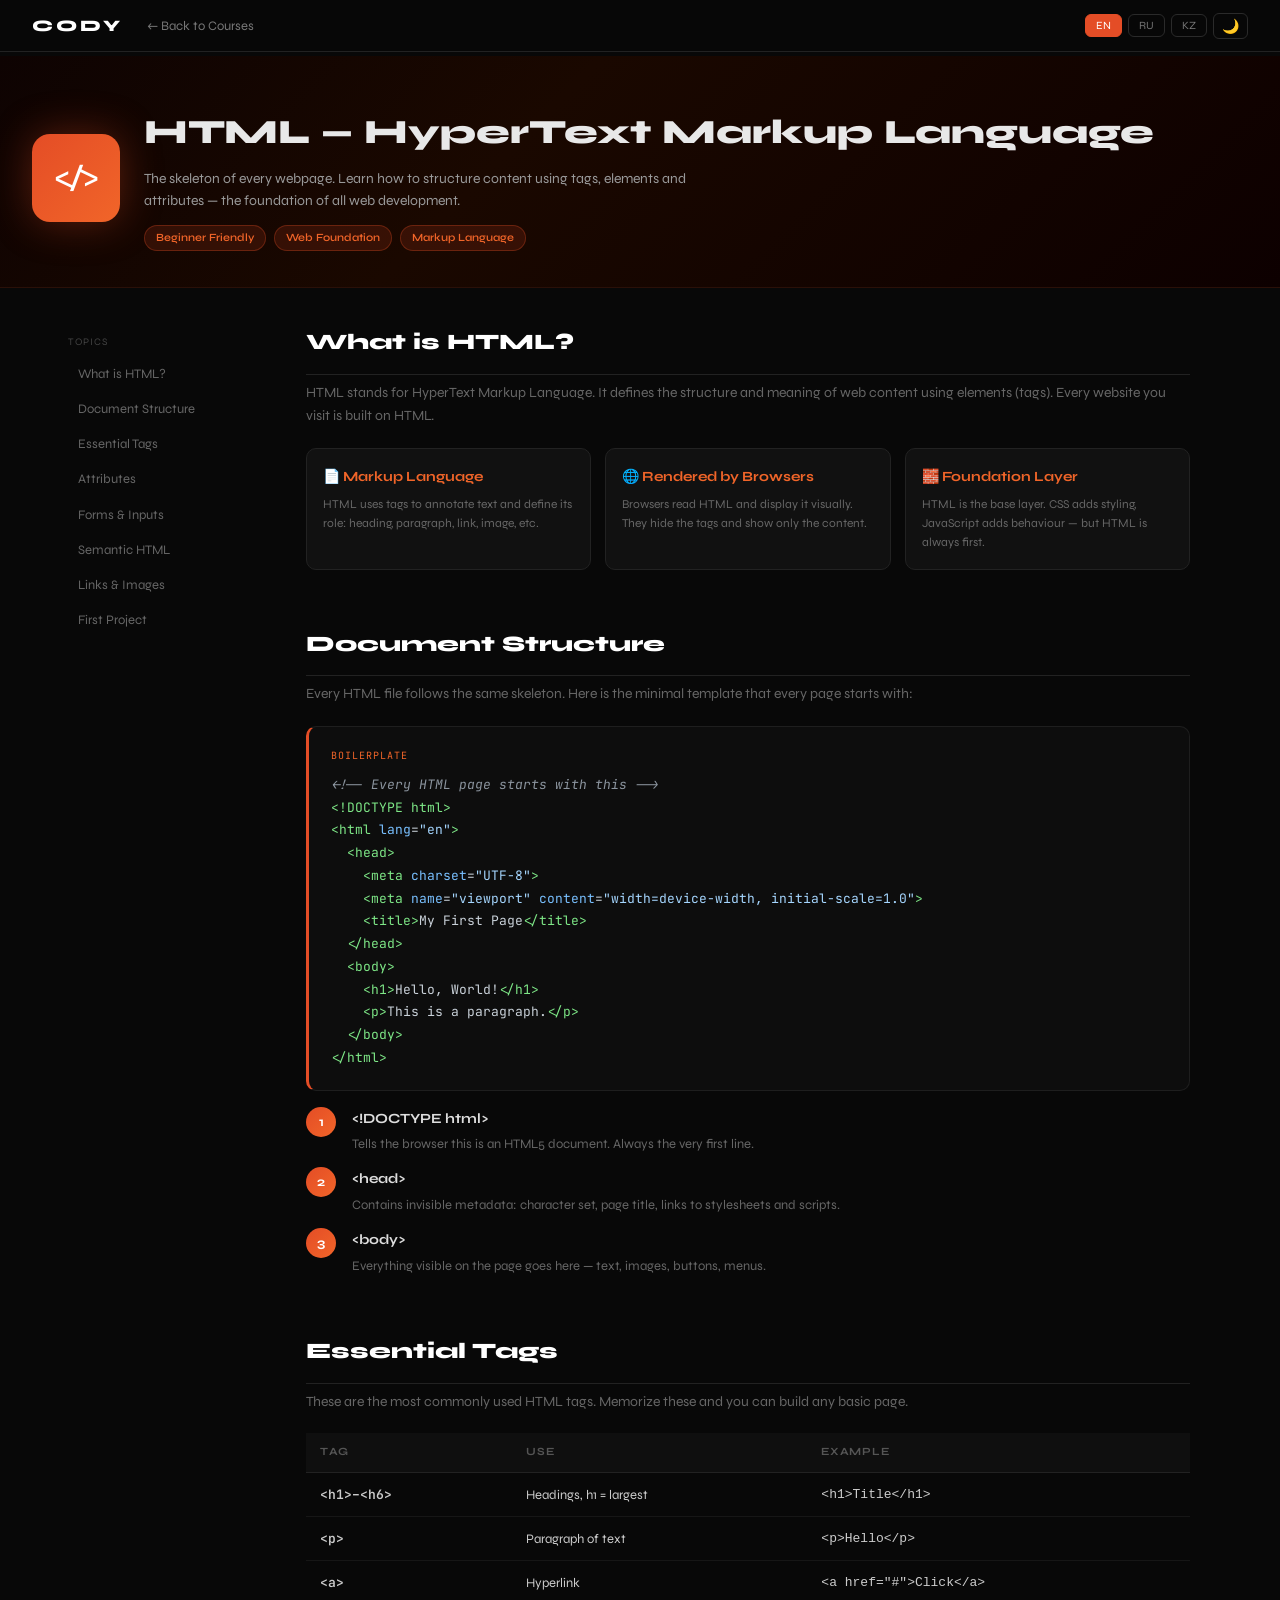
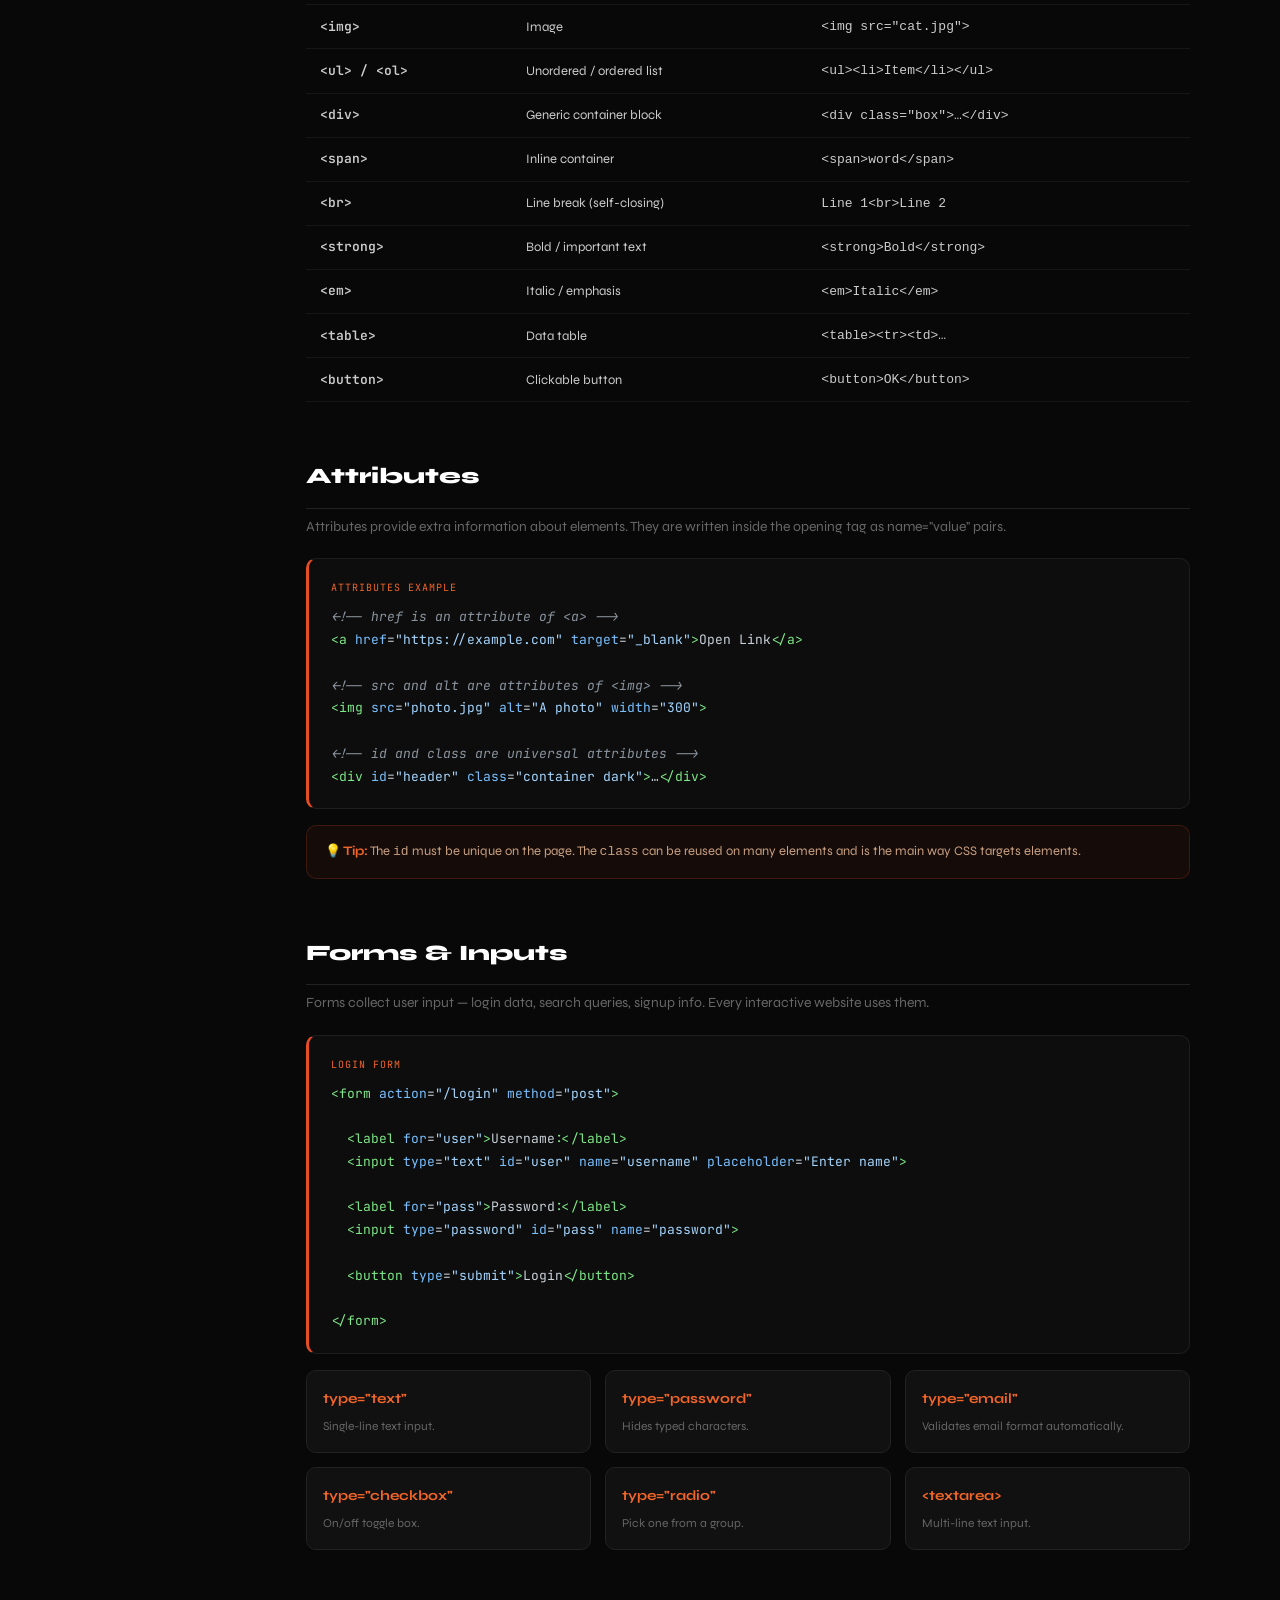
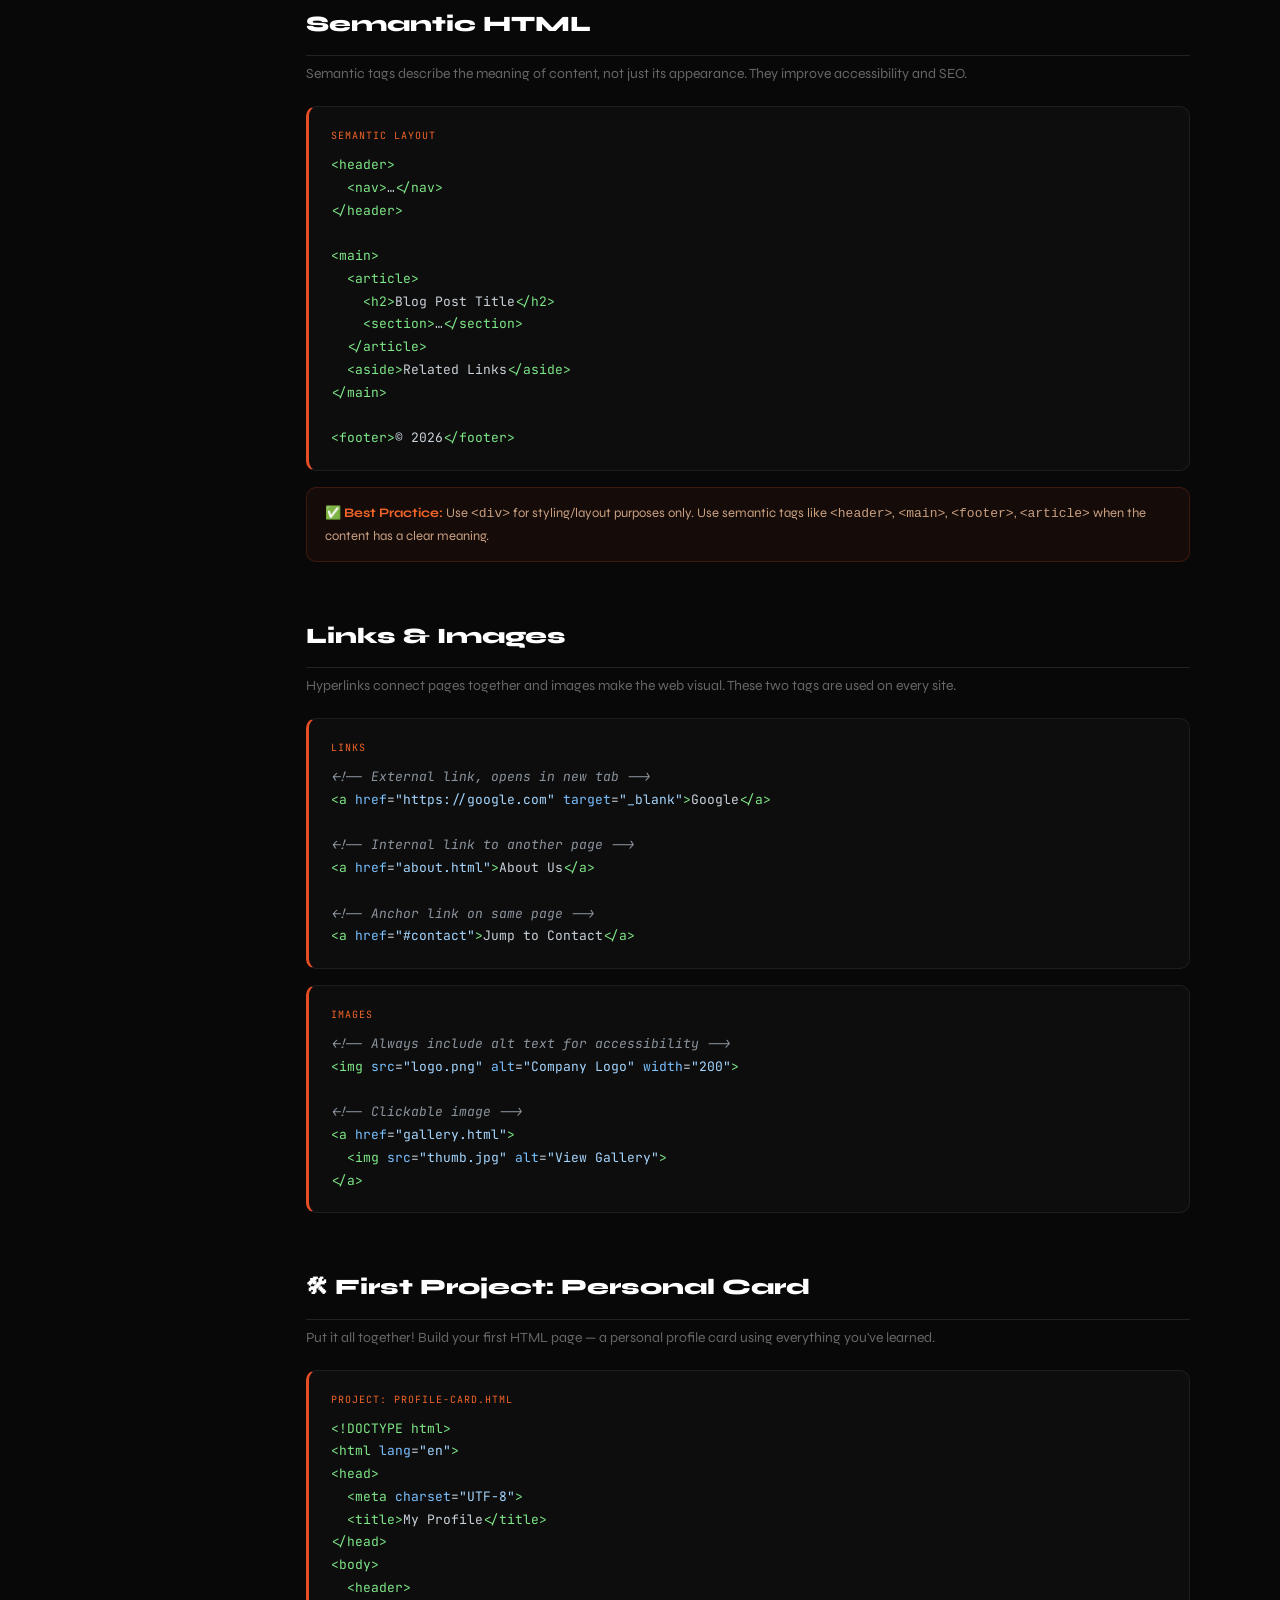
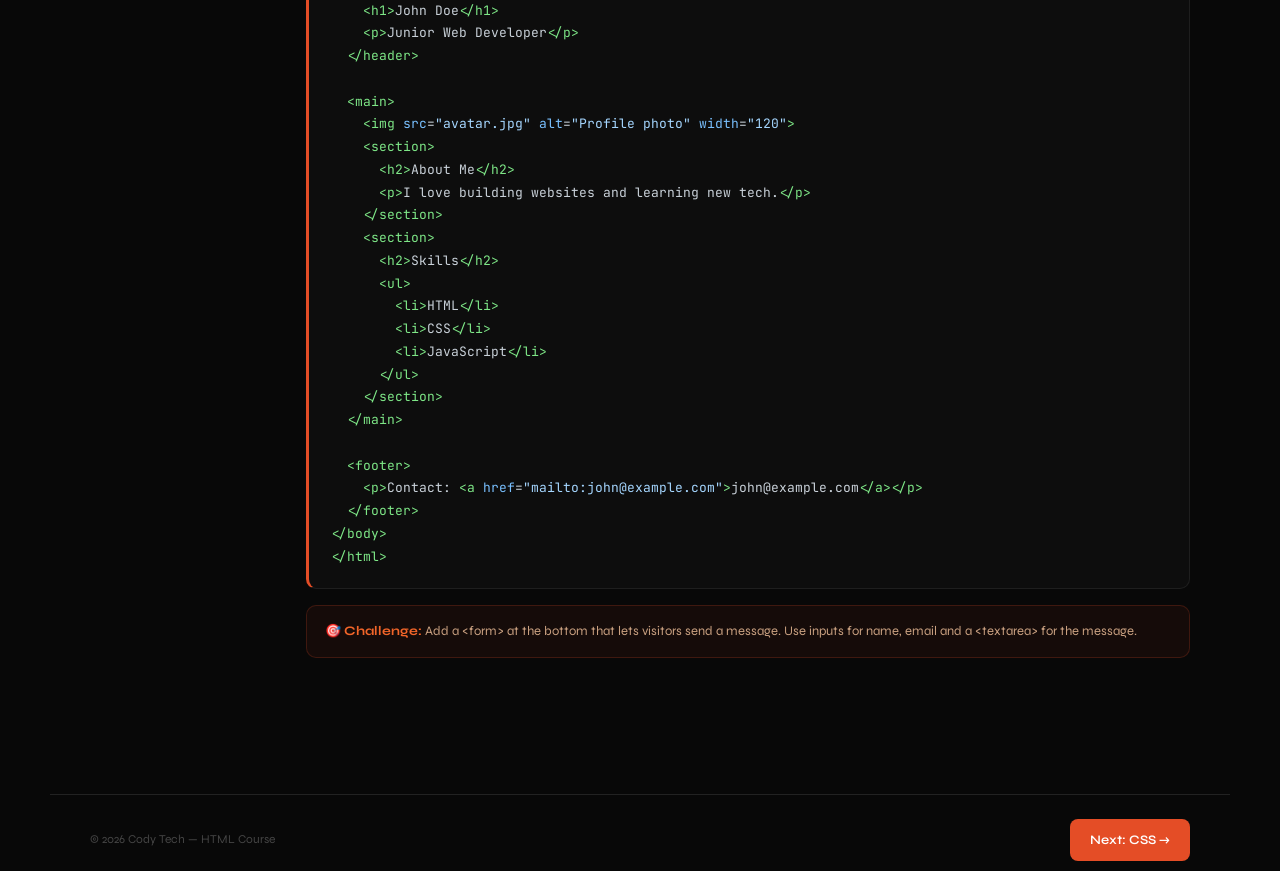
<file: learn-html.html>
<!DOCTYPE html>
<html lang="en">
<head>
<meta charset="UTF-8">
<meta name="viewport" content="width=device-width, initial-scale=1.0">
<title>HTML — Cody Tech</title>
<link href="https://fonts.googleapis.com/css2?family=JetBrains+Mono:wght@400;600&family=Syne:wght@400;600;800&display=swap" rel="stylesheet">
<style>
:root{
  --accent:#e44d26;
  --accent2:#f16529;
  --bg:#080808;
  --bg2:#111;
  --bg3:#181818;
  --border:#222;
  --text:#e8e8e8;
  --muted:#666;
  --code-bg:#0d0d0d;
}
*{margin:0;padding:0;box-sizing:border-box;}
html{scroll-behavior:smooth;}
body{background:var(--bg);color:var(--text);font-family:'Syne',sans-serif;line-height:1.7;}

/* TOP BAR */
.top-bar{
  position:fixed;top:0;left:0;right:0;
  display:flex;justify-content:space-between;align-items:center;
  padding:12px 32px;
  background:rgba(8,8,8,0.96);
  border-bottom:1px solid var(--border);
  backdrop-filter:blur(10px);
  z-index:1000;
}
.logo-txt{font-weight:800;font-size:16px;color:#fff;letter-spacing:3px;}
.top-left{display:flex;align-items:center;gap:24px;}
.back-a{color:#777;text-decoration:none;font-size:13px;transition:color .2s;}
.back-a:hover{color:#fff;}
.top-right{display:flex;gap:6px;align-items:center;}
.ctrl-btn{
  padding:4px 10px;border-radius:6px;
  border:1px solid #2a2a2a;background:transparent;
  color:#777;cursor:pointer;font-size:11px;font-family:'Syne',sans-serif;transition:all .2s;
}
.ctrl-btn:hover,.ctrl-btn.active{background:var(--accent);border-color:var(--accent);color:#fff;}
.theme-btn{padding:4px 8px;border-radius:6px;border:1px solid #2a2a2a;background:transparent;cursor:pointer;font-size:14px;}
body.light{--bg:#f5f5f5;--bg2:#ebebeb;--bg3:#e0e0e0;--border:#ddd;--text:#111;--muted:#888;--code-bg:#1a1a1a;}
body.light .top-bar{background:rgba(245,245,245,0.97);}
body.light .back-a{color:#888;}
body.light .back-a:hover{color:#111;}
body.light .ctrl-btn{border-color:#ccc;color:#666;}
body.light .sidebar-link{color:#555;}
body.light .sidebar-link:hover,.body.light .sidebar-link.active{color:var(--accent);}

/* HERO STRIP */
.hero-strip{
  margin-top:56px;
  padding:48px 32px 36px;
  background:linear-gradient(135deg,#0e0302 0%,#1a0800 40%,#0d0000 100%);
  border-bottom:1px solid #2a1008;
  display:flex;align-items:center;gap:24px;
}
.lang-badge{
  font-size:64px;width:88px;height:88px;
  background:linear-gradient(135deg,var(--accent),var(--accent2));
  border-radius:18px;display:flex;align-items:center;justify-content:center;
  flex-shrink:0;box-shadow:0 0 40px rgba(228,77,38,.35);
  font-family:'JetBrains Mono',monospace;font-weight:600;font-size:28px;color:#fff;
}
.hero-info h1{font-size:34px;font-weight:800;margin-bottom:6px;}
.hero-info p{color:#999;font-size:14px;max-width:560px;line-height:1.6;}
.badges{display:flex;gap:8px;margin-top:12px;flex-wrap:wrap;}
.badge{
  padding:3px 11px;border-radius:20px;font-size:11px;font-weight:600;
  background:rgba(228,77,38,.15);border:1px solid rgba(228,77,38,.3);color:var(--accent2);
}

/* LAYOUT */
.layout{display:flex;max-width:1180px;margin:0 auto;padding:0 0 80px;}

/* SIDEBAR */
.sidebar{
  width:220px;flex-shrink:0;
  padding:28px 0 0 0;position:sticky;top:56px;
  height:calc(100vh - 56px);overflow-y:auto;
}
.sidebar-section{margin-bottom:6px;padding:0 18px;}
.sidebar-label{font-size:10px;color:#444;text-transform:uppercase;letter-spacing:1px;margin-bottom:6px;margin-top:18px;}
.sidebar-link{
  display:block;padding:6px 10px;border-radius:6px;
  text-decoration:none;color:#666;font-size:13px;
  transition:all .2s;margin-bottom:1px;
}
.sidebar-link:hover{background:#151515;color:#ccc;}
.sidebar-link.active{background:rgba(228,77,38,.1);color:var(--accent);border-left:2px solid var(--accent);padding-left:8px;}
body.light .sidebar-link:hover{background:#e0e0e0;}

/* CONTENT */
.content{flex:1;padding:36px 40px 0 36px;min-width:0;}

.learn-section{margin-bottom:56px;}
.learn-section h2{
  font-size:22px;font-weight:800;margin-bottom:4px;
  color:#fff;padding-bottom:12px;
  border-bottom:1px solid var(--border);
}
body.light .learn-section h2{color:#111;}
.learn-section .intro{color:var(--muted);font-size:14px;margin-bottom:20px;margin-top:6px;}

/* CODE BLOCK */
.code-block{
  background:var(--code-bg);
  border:1px solid #1e1e1e;
  border-left:3px solid var(--accent);
  border-radius:10px;
  padding:20px 22px;
  margin:16px 0;
  overflow-x:auto;
  position:relative;
}
.code-block pre{
  font-family:'JetBrains Mono',monospace;
  font-size:13px;line-height:1.75;color:#c9d1d9;
}
.code-label{
  font-size:10px;color:var(--accent2);
  font-family:'JetBrains Mono',monospace;
  text-transform:uppercase;letter-spacing:1px;
  margin-bottom:10px;display:block;
}
.kw{color:#ff7b72;}
.at{color:#79c0ff;}
.str{color:#a5d6ff;}
.tag{color:#7ee787;}
.com{color:#8b949e;font-style:italic;}
.val{color:#ffa657;}

/* CONCEPT CARDS */
.concept-grid{display:grid;grid-template-columns:repeat(auto-fill,minmax(220px,1fr));gap:14px;margin-top:16px;}
.concept-card{
  background:var(--bg2);border:1px solid var(--border);
  border-radius:10px;padding:16px;
}
.concept-card h4{font-size:14px;color:var(--accent2);margin-bottom:6px;}
.concept-card p{font-size:12px;color:var(--muted);line-height:1.6;}

/* TAG TABLE */
.tag-table{width:100%;border-collapse:collapse;margin-top:16px;font-size:13px;}
.tag-table th{
  text-align:left;padding:10px 14px;
  background:#0f0f0f;color:#555;
  font-size:11px;text-transform:uppercase;letter-spacing:.7px;
  border-bottom:1px solid var(--border);
}
body.light .tag-table th{background:#e8e8e8;color:#888;}
.tag-table td{padding:10px 14px;border-bottom:1px solid #161616;color:#ccc;}
body.light .tag-table td{color:#333;border-bottom:1px solid #ddd;}
.tag-table tr:hover td{background:#0e0e0e;}
body.light .tag-table tr:hover td{background:#e8e8e8;}
.tag-name{color:var(--accent2);font-family:'JetBrains Mono',monospace;font-weight:600;}

/* STEPS */
.steps{display:flex;flex-direction:column;gap:12px;margin-top:16px;}
.step{display:flex;gap:16px;align-items:flex-start;}
.step-num{
  width:30px;height:30px;border-radius:50%;flex-shrink:0;
  background:linear-gradient(135deg,var(--accent),var(--accent2));
  display:flex;align-items:center;justify-content:center;
  font-size:13px;font-weight:700;color:#fff;
}
.step-body h4{font-size:14px;margin-bottom:3px;color:#ddd;}
body.light .step-body h4{color:#222;}
.step-body p{font-size:13px;color:var(--muted);}

/* TIP BOX */
.tip{
  background:rgba(228,77,38,.06);border:1px solid rgba(228,77,38,.2);
  border-radius:10px;padding:14px 18px;margin:16px 0;
  font-size:13px;color:#c9a080;
}
.tip strong{color:var(--accent2);}

/* PROGRESS */
.progress-row{display:flex;align-items:center;gap:10px;margin-top:10px;}
.progress-bar-outer{flex:1;height:5px;background:#1e1e1e;border-radius:3px;}
.progress-bar-inner{height:5px;border-radius:3px;background:linear-gradient(90deg,var(--accent),var(--accent2));}

/* FOOTER */
.page-footer{
  border-top:1px solid var(--border);padding:24px 40px;
  display:flex;justify-content:space-between;align-items:center;
  max-width:1180px;margin:0 auto;font-size:12px;color:#444;
}
.next-btn{
  padding:10px 20px;background:var(--accent);border:none;border-radius:8px;
  color:#fff;cursor:pointer;font-family:'Syne',sans-serif;font-size:13px;font-weight:600;
  text-decoration:none;transition:all .2s;
}
.next-btn:hover{background:var(--accent2);transform:translateY(-1px);}
</style>
</head>
<body>

<div class="top-bar">
  <div class="top-left">
    <span class="logo-txt">CODY</span>
    <a href="download.html" class="back-a">← <span data-i="back">Back to Courses</span></a>
  </div>
  <div class="top-right">
    <button class="ctrl-btn active" onclick="setLang('en',this)">EN</button>
    <button class="ctrl-btn" onclick="setLang('ru',this)">RU</button>
    <button class="ctrl-btn" onclick="setLang('kz',this)">KZ</button>
    <button class="theme-btn" id="themeBtn" onclick="toggleTheme()">🌙</button>
  </div>
</div>

<div class="hero-strip">
  <div class="lang-badge">&lt;/&gt;</div>
  <div class="hero-info">
    <h1 data-i="title">HTML — HyperText Markup Language</h1>
    <p data-i="hero_desc">The skeleton of every webpage. Learn how to structure content using tags, elements and attributes — the foundation of all web development.</p>
    <div class="badges">
      <span class="badge" data-i="b1">Beginner Friendly</span>
      <span class="badge" data-i="b2">Web Foundation</span>
      <span class="badge" data-i="b3">Markup Language</span>
    </div>
  </div>
</div>

<div class="layout">
  <!-- SIDEBAR -->
  <nav class="sidebar">
    <div class="sidebar-section">
      <div class="sidebar-label" data-i="nav_label">Topics</div>
      <a href="#intro" class="sidebar-link active" data-i="nav_intro">What is HTML?</a>
      <a href="#structure" class="sidebar-link" data-i="nav_structure">Document Structure</a>
      <a href="#tags" class="sidebar-link" data-i="nav_tags">Essential Tags</a>
      <a href="#attributes" class="sidebar-link" data-i="nav_attrs">Attributes</a>
      <a href="#forms" class="sidebar-link" data-i="nav_forms">Forms & Inputs</a>
      <a href="#semantic" class="sidebar-link" data-i="nav_semantic">Semantic HTML</a>
      <a href="#links" class="sidebar-link" data-i="nav_links">Links & Images</a>
      <a href="#practice" class="sidebar-link" data-i="nav_practice">First Project</a>
    </div>
  </nav>

  <!-- CONTENT -->
  <main class="content">

    <!-- WHAT IS HTML -->
    <div class="learn-section" id="intro">
      <h2 data-i="s1_title">What is HTML?</h2>
      <p class="intro" data-i="s1_intro">HTML stands for HyperText Markup Language. It defines the structure and meaning of web content using elements (tags). Every website you visit is built on HTML.</p>
      <div class="concept-grid">
        <div class="concept-card">
          <h4 data-i="c1_t">📄 Markup Language</h4>
          <p data-i="c1_d">HTML uses tags to annotate text and define its role: heading, paragraph, link, image, etc.</p>
        </div>
        <div class="concept-card">
          <h4 data-i="c2_t">🌐 Rendered by Browsers</h4>
          <p data-i="c2_d">Browsers read HTML and display it visually. They hide the tags and show only the content.</p>
        </div>
        <div class="concept-card">
          <h4 data-i="c3_t">🧱 Foundation Layer</h4>
          <p data-i="c3_d">HTML is the base layer. CSS adds styling, JavaScript adds behaviour — but HTML is always first.</p>
        </div>
      </div>
    </div>

    <!-- DOCUMENT STRUCTURE -->
    <div class="learn-section" id="structure">
      <h2 data-i="s2_title">Document Structure</h2>
      <p class="intro" data-i="s2_intro">Every HTML file follows the same skeleton. Here is the minimal template that every page starts with:</p>
      <div class="code-block">
        <span class="code-label">boilerplate</span>
        <pre><span class="com">&lt;!-- Every HTML page starts with this --&gt;</span>
<span class="tag">&lt;!DOCTYPE html&gt;</span>
<span class="tag">&lt;html</span> <span class="at">lang</span>=<span class="str">"en"</span><span class="tag">&gt;</span>
  <span class="tag">&lt;head&gt;</span>
    <span class="tag">&lt;meta</span> <span class="at">charset</span>=<span class="str">"UTF-8"</span><span class="tag">&gt;</span>
    <span class="tag">&lt;meta</span> <span class="at">name</span>=<span class="str">"viewport"</span> <span class="at">content</span>=<span class="str">"width=device-width, initial-scale=1.0"</span><span class="tag">&gt;</span>
    <span class="tag">&lt;title&gt;</span>My First Page<span class="tag">&lt;/title&gt;</span>
  <span class="tag">&lt;/head&gt;</span>
  <span class="tag">&lt;body&gt;</span>
    <span class="tag">&lt;h1&gt;</span>Hello, World!<span class="tag">&lt;/h1&gt;</span>
    <span class="tag">&lt;p&gt;</span>This is a paragraph.<span class="tag">&lt;/p&gt;</span>
  <span class="tag">&lt;/body&gt;</span>
<span class="tag">&lt;/html&gt;</span></pre>
      </div>
      <div class="steps">
        <div class="step"><div class="step-num">1</div><div class="step-body"><h4 data-i="step1_t">&lt;!DOCTYPE html&gt;</h4><p data-i="step1_d">Tells the browser this is an HTML5 document. Always the very first line.</p></div></div>
        <div class="step"><div class="step-num">2</div><div class="step-body"><h4 data-i="step2_t">&lt;head&gt;</h4><p data-i="step2_d">Contains invisible metadata: character set, page title, links to stylesheets and scripts.</p></div></div>
        <div class="step"><div class="step-num">3</div><div class="step-body"><h4 data-i="step3_t">&lt;body&gt;</h4><p data-i="step3_d">Everything visible on the page goes here — text, images, buttons, menus.</p></div></div>
      </div>
    </div>

    <!-- ESSENTIAL TAGS -->
    <div class="learn-section" id="tags">
      <h2 data-i="s3_title">Essential Tags</h2>
      <p class="intro" data-i="s3_intro">These are the most commonly used HTML tags. Memorize these and you can build any basic page.</p>
      <table class="tag-table">
        <thead><tr><th data-i="th_tag">Tag</th><th data-i="th_use">Use</th><th data-i="th_ex">Example</th></tr></thead>
        <tbody>
          <tr><td class="tag-name">&lt;h1&gt;–&lt;h6&gt;</td><td data-i="td1">Headings, h1 = largest</td><td><code>&lt;h1&gt;Title&lt;/h1&gt;</code></td></tr>
          <tr><td class="tag-name">&lt;p&gt;</td><td data-i="td2">Paragraph of text</td><td><code>&lt;p&gt;Hello&lt;/p&gt;</code></td></tr>
          <tr><td class="tag-name">&lt;a&gt;</td><td data-i="td3">Hyperlink</td><td><code>&lt;a href="#"&gt;Click&lt;/a&gt;</code></td></tr>
          <tr><td class="tag-name">&lt;img&gt;</td><td data-i="td4">Image</td><td><code>&lt;img src="cat.jpg"&gt;</code></td></tr>
          <tr><td class="tag-name">&lt;ul&gt; / &lt;ol&gt;</td><td data-i="td5">Unordered / ordered list</td><td><code>&lt;ul&gt;&lt;li&gt;Item&lt;/li&gt;&lt;/ul&gt;</code></td></tr>
          <tr><td class="tag-name">&lt;div&gt;</td><td data-i="td6">Generic container block</td><td><code>&lt;div class="box"&gt;…&lt;/div&gt;</code></td></tr>
          <tr><td class="tag-name">&lt;span&gt;</td><td data-i="td7">Inline container</td><td><code>&lt;span&gt;word&lt;/span&gt;</code></td></tr>
          <tr><td class="tag-name">&lt;br&gt;</td><td data-i="td8">Line break (self-closing)</td><td><code>Line 1&lt;br&gt;Line 2</code></td></tr>
          <tr><td class="tag-name">&lt;strong&gt;</td><td data-i="td9">Bold / important text</td><td><code>&lt;strong&gt;Bold&lt;/strong&gt;</code></td></tr>
          <tr><td class="tag-name">&lt;em&gt;</td><td data-i="td10">Italic / emphasis</td><td><code>&lt;em&gt;Italic&lt;/em&gt;</code></td></tr>
          <tr><td class="tag-name">&lt;table&gt;</td><td data-i="td11">Data table</td><td><code>&lt;table&gt;&lt;tr&gt;&lt;td&gt;…</code></td></tr>
          <tr><td class="tag-name">&lt;button&gt;</td><td data-i="td12">Clickable button</td><td><code>&lt;button&gt;OK&lt;/button&gt;</code></td></tr>
        </tbody>
      </table>
    </div>

    <!-- ATTRIBUTES -->
    <div class="learn-section" id="attributes">
      <h2 data-i="s4_title">Attributes</h2>
      <p class="intro" data-i="s4_intro">Attributes provide extra information about elements. They are written inside the opening tag as name="value" pairs.</p>
      <div class="code-block">
        <span class="code-label">attributes example</span>
        <pre><span class="com">&lt;!-- href is an attribute of &lt;a&gt; --&gt;</span>
<span class="tag">&lt;a</span> <span class="at">href</span>=<span class="str">"https://example.com"</span> <span class="at">target</span>=<span class="str">"_blank"</span><span class="tag">&gt;</span>Open Link<span class="tag">&lt;/a&gt;</span>

<span class="com">&lt;!-- src and alt are attributes of &lt;img&gt; --&gt;</span>
<span class="tag">&lt;img</span> <span class="at">src</span>=<span class="str">"photo.jpg"</span> <span class="at">alt</span>=<span class="str">"A photo"</span> <span class="at">width</span>=<span class="str">"300"</span><span class="tag">&gt;</span>

<span class="com">&lt;!-- id and class are universal attributes --&gt;</span>
<span class="tag">&lt;div</span> <span class="at">id</span>=<span class="str">"header"</span> <span class="at">class</span>=<span class="str">"container dark"</span><span class="tag">&gt;</span>…<span class="tag">&lt;/div&gt;</span></pre>
      </div>
      <div class="tip"><strong>💡 Tip:</strong> <span data-i="tip_attr">The <code>id</code> must be unique on the page. The <code>class</code> can be reused on many elements and is the main way CSS targets elements.</span></div>
    </div>

    <!-- FORMS -->
    <div class="learn-section" id="forms">
      <h2 data-i="s5_title">Forms &amp; Inputs</h2>
      <p class="intro" data-i="s5_intro">Forms collect user input — login data, search queries, signup info. Every interactive website uses them.</p>
      <div class="code-block">
        <span class="code-label">login form</span>
        <pre><span class="tag">&lt;form</span> <span class="at">action</span>=<span class="str">"/login"</span> <span class="at">method</span>=<span class="str">"post"</span><span class="tag">&gt;</span>

  <span class="tag">&lt;label</span> <span class="at">for</span>=<span class="str">"user"</span><span class="tag">&gt;</span>Username:<span class="tag">&lt;/label&gt;</span>
  <span class="tag">&lt;input</span> <span class="at">type</span>=<span class="str">"text"</span> <span class="at">id</span>=<span class="str">"user"</span> <span class="at">name</span>=<span class="str">"username"</span> <span class="at">placeholder</span>=<span class="str">"Enter name"</span><span class="tag">&gt;</span>

  <span class="tag">&lt;label</span> <span class="at">for</span>=<span class="str">"pass"</span><span class="tag">&gt;</span>Password:<span class="tag">&lt;/label&gt;</span>
  <span class="tag">&lt;input</span> <span class="at">type</span>=<span class="str">"password"</span> <span class="at">id</span>=<span class="str">"pass"</span> <span class="at">name</span>=<span class="str">"password"</span><span class="tag">&gt;</span>

  <span class="tag">&lt;button</span> <span class="at">type</span>=<span class="str">"submit"</span><span class="tag">&gt;</span>Login<span class="tag">&lt;/button&gt;</span>

<span class="tag">&lt;/form&gt;</span></pre>
      </div>
      <div class="concept-grid">
        <div class="concept-card"><h4>type="text"</h4><p data-i="ft1">Single-line text input.</p></div>
        <div class="concept-card"><h4>type="password"</h4><p data-i="ft2">Hides typed characters.</p></div>
        <div class="concept-card"><h4>type="email"</h4><p data-i="ft3">Validates email format automatically.</p></div>
        <div class="concept-card"><h4>type="checkbox"</h4><p data-i="ft4">On/off toggle box.</p></div>
        <div class="concept-card"><h4>type="radio"</h4><p data-i="ft5">Pick one from a group.</p></div>
        <div class="concept-card"><h4>&lt;textarea&gt;</h4><p data-i="ft6">Multi-line text input.</p></div>
      </div>
    </div>

    <!-- SEMANTIC HTML -->
    <div class="learn-section" id="semantic">
      <h2 data-i="s6_title">Semantic HTML</h2>
      <p class="intro" data-i="s6_intro">Semantic tags describe the meaning of content, not just its appearance. They improve accessibility and SEO.</p>
      <div class="code-block">
        <span class="code-label">semantic layout</span>
        <pre><span class="tag">&lt;header&gt;</span>
  <span class="tag">&lt;nav&gt;</span>…<span class="tag">&lt;/nav&gt;</span>
<span class="tag">&lt;/header&gt;</span>

<span class="tag">&lt;main&gt;</span>
  <span class="tag">&lt;article&gt;</span>
    <span class="tag">&lt;h2&gt;</span>Blog Post Title<span class="tag">&lt;/h2&gt;</span>
    <span class="tag">&lt;section&gt;</span>…<span class="tag">&lt;/section&gt;</span>
  <span class="tag">&lt;/article&gt;</span>
  <span class="tag">&lt;aside&gt;</span>Related Links<span class="tag">&lt;/aside&gt;</span>
<span class="tag">&lt;/main&gt;</span>

<span class="tag">&lt;footer&gt;</span>© 2026<span class="tag">&lt;/footer&gt;</span></pre>
      </div>
      <div class="tip"><strong>✅ Best Practice:</strong> <span data-i="tip_semantic">Use <code>&lt;div&gt;</code> for styling/layout purposes only. Use semantic tags like <code>&lt;header&gt;</code>, <code>&lt;main&gt;</code>, <code>&lt;footer&gt;</code>, <code>&lt;article&gt;</code> when the content has a clear meaning.</span></div>
    </div>

    <!-- LINKS & IMAGES -->
    <div class="learn-section" id="links">
      <h2 data-i="s7_title">Links &amp; Images</h2>
      <p class="intro" data-i="s7_intro">Hyperlinks connect pages together and images make the web visual. These two tags are used on every site.</p>
      <div class="code-block">
        <span class="code-label">links</span>
        <pre><span class="com">&lt;!-- External link, opens in new tab --&gt;</span>
<span class="tag">&lt;a</span> <span class="at">href</span>=<span class="str">"https://google.com"</span> <span class="at">target</span>=<span class="str">"_blank"</span><span class="tag">&gt;</span>Google<span class="tag">&lt;/a&gt;</span>

<span class="com">&lt;!-- Internal link to another page --&gt;</span>
<span class="tag">&lt;a</span> <span class="at">href</span>=<span class="str">"about.html"</span><span class="tag">&gt;</span>About Us<span class="tag">&lt;/a&gt;</span>

<span class="com">&lt;!-- Anchor link on same page --&gt;</span>
<span class="tag">&lt;a</span> <span class="at">href</span>=<span class="str">"#contact"</span><span class="tag">&gt;</span>Jump to Contact<span class="tag">&lt;/a&gt;</span></pre>
      </div>
      <div class="code-block">
        <span class="code-label">images</span>
        <pre><span class="com">&lt;!-- Always include alt text for accessibility --&gt;</span>
<span class="tag">&lt;img</span> <span class="at">src</span>=<span class="str">"logo.png"</span> <span class="at">alt</span>=<span class="str">"Company Logo"</span> <span class="at">width</span>=<span class="str">"200"</span><span class="tag">&gt;</span>

<span class="com">&lt;!-- Clickable image --&gt;</span>
<span class="tag">&lt;a</span> <span class="at">href</span>=<span class="str">"gallery.html"</span><span class="tag">&gt;</span>
  <span class="tag">&lt;img</span> <span class="at">src</span>=<span class="str">"thumb.jpg"</span> <span class="at">alt</span>=<span class="str">"View Gallery"</span><span class="tag">&gt;</span>
<span class="tag">&lt;/a&gt;</span></pre>
      </div>
    </div>

    <!-- FIRST PROJECT -->
    <div class="learn-section" id="practice">
      <h2 data-i="s8_title">🛠 First Project: Personal Card</h2>
      <p class="intro" data-i="s8_intro">Put it all together! Build your first HTML page — a personal profile card using everything you've learned.</p>
      <div class="code-block">
        <span class="code-label">project: profile-card.html</span>
        <pre><span class="tag">&lt;!DOCTYPE html&gt;</span>
<span class="tag">&lt;html</span> <span class="at">lang</span>=<span class="str">"en"</span><span class="tag">&gt;</span>
<span class="tag">&lt;head&gt;</span>
  <span class="tag">&lt;meta</span> <span class="at">charset</span>=<span class="str">"UTF-8"</span><span class="tag">&gt;</span>
  <span class="tag">&lt;title&gt;</span>My Profile<span class="tag">&lt;/title&gt;</span>
<span class="tag">&lt;/head&gt;</span>
<span class="tag">&lt;body&gt;</span>
  <span class="tag">&lt;header&gt;</span>
    <span class="tag">&lt;h1&gt;</span>John Doe<span class="tag">&lt;/h1&gt;</span>
    <span class="tag">&lt;p&gt;</span>Junior Web Developer<span class="tag">&lt;/p&gt;</span>
  <span class="tag">&lt;/header&gt;</span>

  <span class="tag">&lt;main&gt;</span>
    <span class="tag">&lt;img</span> <span class="at">src</span>=<span class="str">"avatar.jpg"</span> <span class="at">alt</span>=<span class="str">"Profile photo"</span> <span class="at">width</span>=<span class="str">"120"</span><span class="tag">&gt;</span>
    <span class="tag">&lt;section&gt;</span>
      <span class="tag">&lt;h2&gt;</span>About Me<span class="tag">&lt;/h2&gt;</span>
      <span class="tag">&lt;p&gt;</span>I love building websites and learning new tech.<span class="tag">&lt;/p&gt;</span>
    <span class="tag">&lt;/section&gt;</span>
    <span class="tag">&lt;section&gt;</span>
      <span class="tag">&lt;h2&gt;</span>Skills<span class="tag">&lt;/h2&gt;</span>
      <span class="tag">&lt;ul&gt;</span>
        <span class="tag">&lt;li&gt;</span>HTML<span class="tag">&lt;/li&gt;</span>
        <span class="tag">&lt;li&gt;</span>CSS<span class="tag">&lt;/li&gt;</span>
        <span class="tag">&lt;li&gt;</span>JavaScript<span class="tag">&lt;/li&gt;</span>
      <span class="tag">&lt;/ul&gt;</span>
    <span class="tag">&lt;/section&gt;</span>
  <span class="tag">&lt;/main&gt;</span>

  <span class="tag">&lt;footer&gt;</span>
    <span class="tag">&lt;p&gt;</span>Contact: <span class="tag">&lt;a</span> <span class="at">href</span>=<span class="str">"mailto:john@example.com"</span><span class="tag">&gt;</span>john@example.com<span class="tag">&lt;/a&gt;&lt;/p&gt;</span>
  <span class="tag">&lt;/footer&gt;</span>
<span class="tag">&lt;/body&gt;</span>
<span class="tag">&lt;/html&gt;</span></pre>
      </div>
      <div class="tip"><strong>🎯 Challenge:</strong> <span data-i="challenge">Add a &lt;form&gt; at the bottom that lets visitors send a message. Use inputs for name, email and a &lt;textarea&gt; for the message.</span></div>
    </div>

  </main>
</div>

<div class="page-footer">
  <span data-i="footer_txt">© 2026 Cody Tech — HTML Course</span>
  <a href="learn-css.html" class="next-btn" data-i="next_btn">Next: CSS →</a>
</div>

<script>
const T={
  en:{
    back:"Back to Courses", title:"HTML — HyperText Markup Language",
    hero_desc:"The skeleton of every webpage. Learn how to structure content using tags, elements and attributes — the foundation of all web development.",
    b1:"Beginner Friendly",b2:"Web Foundation",b3:"Markup Language",
    nav_label:"Topics",nav_intro:"What is HTML?",nav_structure:"Document Structure",
    nav_tags:"Essential Tags",nav_attrs:"Attributes",nav_forms:"Forms & Inputs",
    nav_semantic:"Semantic HTML",nav_links:"Links & Images",nav_practice:"First Project",
    s1_title:"What is HTML?",s1_intro:"HTML stands for HyperText Markup Language. It defines the structure and meaning of web content using elements (tags). Every website you visit is built on HTML.",
    c1_t:"📄 Markup Language",c1_d:"HTML uses tags to annotate text and define its role: heading, paragraph, link, image, etc.",
    c2_t:"🌐 Rendered by Browsers",c2_d:"Browsers read HTML and display it visually. They hide the tags and show only the content.",
    c3_t:"🧱 Foundation Layer",c3_d:"HTML is the base layer. CSS adds styling, JavaScript adds behaviour — but HTML is always first.",
    s2_title:"Document Structure",s2_intro:"Every HTML file follows the same skeleton. Here is the minimal template that every page starts with:",
    step1_t:"<!DOCTYPE html>",step1_d:"Tells the browser this is an HTML5 document. Always the very first line.",
    step2_t:"<head>",step2_d:"Contains invisible metadata: character set, page title, links to stylesheets and scripts.",
    step3_t:"<body>",step3_d:"Everything visible on the page goes here — text, images, buttons, menus.",
    s3_title:"Essential Tags",s3_intro:"These are the most commonly used HTML tags. Memorize these and you can build any basic page.",
    th_tag:"Tag",th_use:"Purpose",th_ex:"Example",
    td1:"Headings, h1=largest",td2:"Paragraph of text",td3:"Hyperlink",td4:"Image",td5:"Unordered/Ordered list",td6:"Generic block container",td7:"Inline container",td8:"Line break",td9:"Bold / important",td10:"Italic / emphasis",td11:"Data table",td12:"Clickable button",
    s4_title:"Attributes",s4_intro:"Attributes provide extra information about elements. They are written inside the opening tag as name=\"value\" pairs.",
    tip_attr:'The id must be unique on the page. The class can be reused on many elements and is the main way CSS targets elements.',
    s5_title:"Forms & Inputs",s5_intro:"Forms collect user input — login data, search queries, signup info. Every interactive website uses them.",
    ft1:"Single-line text input.",ft2:"Hides typed characters.",ft3:"Validates email format automatically.",ft4:"On/off toggle box.",ft5:"Pick one from a group.",ft6:"Multi-line text input.",
    s6_title:"Semantic HTML",s6_intro:"Semantic tags describe the meaning of content, not just its appearance. They improve accessibility and SEO.",
    tip_semantic:"Use <div> for styling/layout purposes only. Use semantic tags like <header>, <main>, <footer>, <article> when the content has a clear meaning.",
    s7_title:"Links & Images",s7_intro:"Hyperlinks connect pages together and images make the web visual. These two tags are used on every site.",
    s8_title:"🛠 First Project: Personal Card",s8_intro:"Put it all together! Build your first HTML page — a personal profile card using everything you've learned.",
    challenge:"Add a <form> at the bottom that lets visitors send a message. Use inputs for name, email and a <textarea> for the message.",
    footer_txt:"© 2026 Cody Tech — HTML Course",next_btn:"Next: CSS →",
  },
  ru:{
    back:"Назад к курсам",title:"HTML — Язык разметки гипертекста",
    hero_desc:"Скелет каждой веб-страницы. Изучите структурирование контента с помощью тегов, элементов и атрибутов — основа всей веб-разработки.",
    b1:"Для начинающих",b2:"Основа веба",b3:"Язык разметки",
    nav_label:"Темы",nav_intro:"Что такое HTML?",nav_structure:"Структура документа",
    nav_tags:"Основные теги",nav_attrs:"Атрибуты",nav_forms:"Формы и поля",
    nav_semantic:"Семантический HTML",nav_links:"Ссылки и изображения",nav_practice:"Первый проект",
    s1_title:"Что такое HTML?",s1_intro:"HTML — HyperText Markup Language. Определяет структуру веб-контента с помощью элементов (тегов). Каждый сайт построен на HTML.",
    c1_t:"📄 Язык разметки",c1_d:"HTML использует теги для обозначения роли текста: заголовок, абзац, ссылка, изображение.",
    c2_t:"🌐 Рендеринг браузером",c2_d:"Браузеры читают HTML и отображают его визуально, скрывая теги.",
    c3_t:"🧱 Базовый слой",c3_d:"HTML — это основа. CSS добавляет стили, JS — поведение. HTML всегда первый.",
    s2_title:"Структура документа",s2_intro:"Каждый HTML-файл следует одному шаблону. Вот минимальная структура:",
    step1_t:"<!DOCTYPE html>",step1_d:"Сообщает браузеру, что это HTML5. Всегда первая строка.",
    step2_t:"<head>",step2_d:"Содержит метаданные: кодировку, заголовок страницы, ссылки на стили и скрипты.",
    step3_t:"<body>",step3_d:"Всё видимое на странице — текст, изображения, кнопки, меню.",
    s3_title:"Основные теги",s3_intro:"Самые часто используемые HTML-теги. Запомните их и сможете создать любую базовую страницу.",
    th_tag:"Тег",th_use:"Назначение",th_ex:"Пример",
    td1:"Заголовки, h1=самый крупный",td2:"Абзац текста",td3:"Гиперссылка",td4:"Изображение",td5:"Маркированный/нумерованный список",td6:"Блочный контейнер",td7:"Строчный контейнер",td8:"Перенос строки",td9:"Жирный/важный",td10:"Курсив/акцент",td11:"Таблица данных",td12:"Кнопка",
    s4_title:"Атрибуты",s4_intro:"Атрибуты дают дополнительную информацию об элементах. Пишутся в открывающем теге как имя=\"значение\".",
    tip_attr:"id должен быть уникальным на странице. class можно переиспользовать и именно через него CSS стилизует элементы.",
    s5_title:"Формы и поля ввода",s5_intro:"Формы собирают данные от пользователя — логин, поиск, регистрация.",
    ft1:"Однострочный текстовый ввод.",ft2:"Скрывает введённые символы.",ft3:"Автоматически проверяет формат email.",ft4:"Чекбокс вкл/выкл.",ft5:"Выбор одного из нескольких.",ft6:"Многострочный ввод.",
    s6_title:"Семантический HTML",s6_intro:"Семантические теги описывают смысл контента. Улучшают доступность и SEO.",
    tip_semantic:"Используйте <div> только для стилизации. Используйте <header>, <main>, <footer>, <article> когда у контента есть смысловое значение.",
    s7_title:"Ссылки и изображения",s7_intro:"Гиперссылки связывают страницы, изображения делают веб визуальным.",
    s8_title:"🛠 Первый проект: Карточка профиля",s8_intro:"Соберите всё вместе! Создайте свою первую HTML-страницу — карточку профиля.",
    challenge:"Добавьте <form> внизу с полями имени, email и <textarea> для сообщения.",
    footer_txt:"© 2026 Cody Tech — Курс HTML",next_btn:"Далее: CSS →",
  },
  kz:{
    back:"Курстарға оралу",title:"HTML — Гипермәтіндік белгілеу тілі",
    hero_desc:"Әр веб-беттің қаңқасы. Тегтер, элементтер және атрибуттар арқылы контентті құрылымдауды үйреніңіз.",
    b1:"Жаңадайлар үшін",b2:"Веб негізі",b3:"Белгілеу тілі",
    nav_label:"Тақырыптар",nav_intro:"HTML дегеніміз не?",nav_structure:"Құжат құрылымы",
    nav_tags:"Негізгі тегтер",nav_attrs:"Атрибуттар",nav_forms:"Формалар",
    nav_semantic:"Семантикалық HTML",nav_links:"Сілтемелер мен суреттер",nav_practice:"Алғашқы жоба",
    s1_title:"HTML дегеніміз не?",s1_intro:"HTML — HyperText Markup Language. Тегтер арқылы веб-контенттің құрылымын анықтайды.",
    c1_t:"📄 Белгілеу тілі",c1_d:"HTML тегтер арқылы мәтіннің рөлін анықтайды: тақырып, абзац, сілтеме, сурет.",
    c2_t:"🌐 Браузер арқылы",c2_d:"Браузерлер HTML-ді оқып, визуалды көрсетеді.",
    c3_t:"🧱 Базалық қабат",c3_d:"HTML — негіз. CSS — стиль, JS — мінез-құлық.",
    s2_title:"Құжат құрылымы",s2_intro:"Әр HTML файлы бірдей шаблонды ұстанады.",
    step1_t:"<!DOCTYPE html>",step1_d:"Браузерге HTML5 екенін хабарлайды. Әрқашан бірінші жолда.",
    step2_t:"<head>",step2_d:"Метадеректерді қамтиды: кодировка, тақырып, стильдер мен скриптерге сілтемелер.",
    step3_t:"<body>",step3_d:"Беттегі барлық көрінетін нәрсе — мәтін, суреттер, батырмалар.",
    s3_title:"Негізгі тегтер",s3_intro:"Ең жиі қолданылатын HTML тегтері.",
    th_tag:"Тег",th_use:"Мақсаты",th_ex:"Мысал",
    td1:"Тақырыптар, h1=ең үлкен",td2:"Мәтін абзацы",td3:"Гиперсілтеме",td4:"Сурет",td5:"Тізім",td6:"Блок контейнер",td7:"Жол контейнер",td8:"Жол аудару",td9:"Жуан/маңызды",td10:"Курсив/екпін",td11:"Кесте",td12:"Батырма",
    s4_title:"Атрибуттар",s4_intro:"Атрибуттар элементтер туралы қосымша ақпарат береді.",
    tip_attr:"id бет бойынша бірегей болуы керек. class қайталануы мүмкін және CSS элементтерді солар арқылы таңдайды.",
    s5_title:"Формалар мен енгізу өрістері",s5_intro:"Формалар пайдаланушы деректерін жинайды.",
    ft1:"Бір жолды мәтін енгізу.",ft2:"Енгізілген таңбаларды жасырады.",ft3:"Email форматын автоматты тексереді.",ft4:"Чекбокс қосу/өшіру.",ft5:"Бірнешеден бірін таңдау.",ft6:"Көп жолды енгізу.",
    s6_title:"Семантикалық HTML",s6_intro:"Семантикалық тегтер контенттің мағынасын сипаттайды. Қолжетімділік пен SEO-ны жақсартады.",
    tip_semantic:"<div> тек стилизация үшін қолданыңыз. Мазмұны бар жерлерде <header>, <main>, <footer>, <article> қолданыңыз.",
    s7_title:"Сілтемелер мен суреттер",s7_intro:"Гиперсілтемелер беттерді байланыстырады, суреттер визуалды болдырады.",
    s8_title:"🛠 Алғашқы жоба: Профиль картасы",s8_intro:"Бәрін біріктіріңіз! Алғашқы HTML бетіңізді жасаңыз.",
    challenge:"Төменге <form> қосыңыз — аты, email енгізу өрістері мен <textarea> хабарлама үшін.",
    footer_txt:"© 2026 Cody Tech — HTML Курсы",next_btn:"Келесі: CSS →",
  }
};
let lang='en';
function setLang(l,btn){
  lang=l;
  document.querySelectorAll('.ctrl-btn').forEach(b=>b.classList.remove('active'));
  btn.classList.add('active');
  const t=T[l];
  document.querySelectorAll('[data-i]').forEach(el=>{
    const k=el.getAttribute('data-i');
    if(t[k]!==undefined) el.textContent=t[k];
  });
}
let dark=true;
function toggleTheme(){
  dark=!dark;
  document.body.classList.toggle('light',!dark);
  document.getElementById('themeBtn').textContent=dark?'🌙':'☀️';
}
// Sidebar active on scroll
const secs=document.querySelectorAll('.learn-section');
const links=document.querySelectorAll('.sidebar-link');
window.addEventListener('scroll',()=>{
  let cur='';
  secs.forEach(s=>{if(window.scrollY>=s.offsetTop-120)cur=s.id;});
  links.forEach(l=>{
    l.classList.toggle('active',l.getAttribute('href')==='#'+cur);
  });
});
</script>
</body>
</html>
</file>
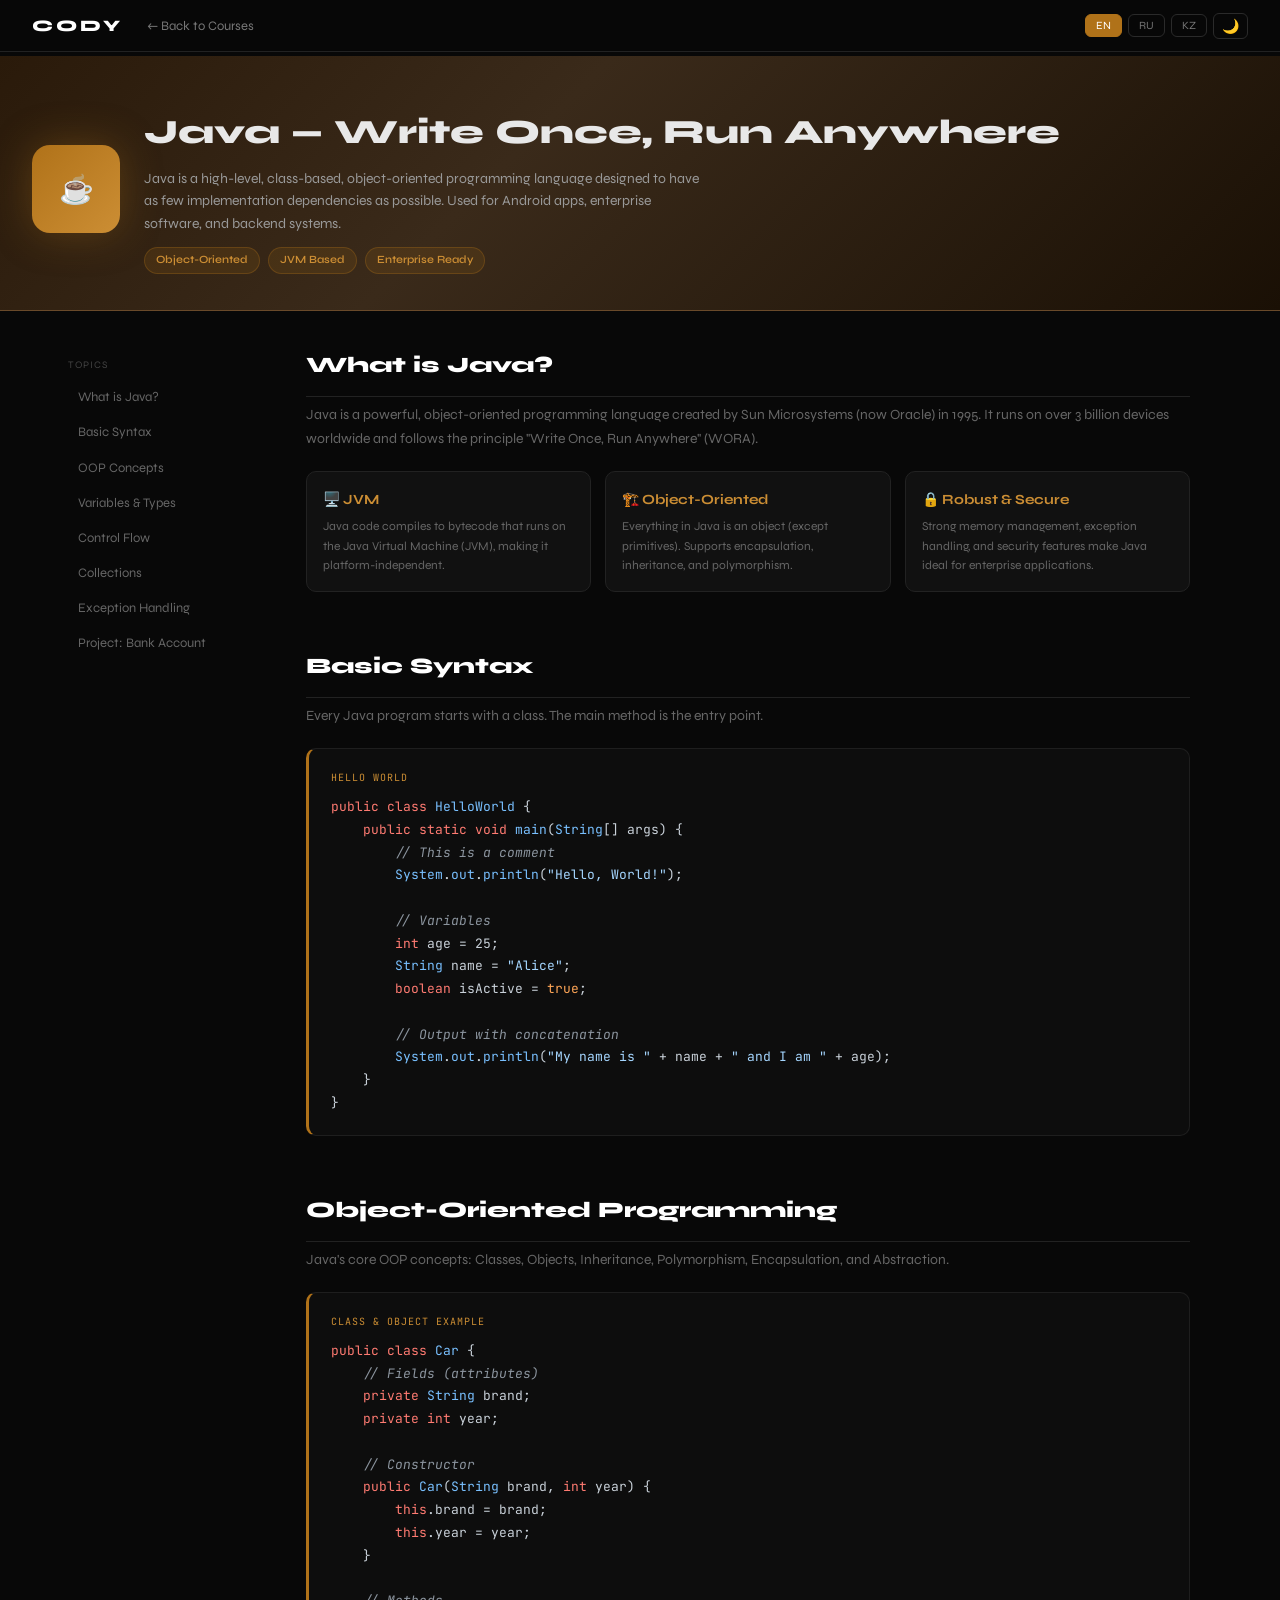
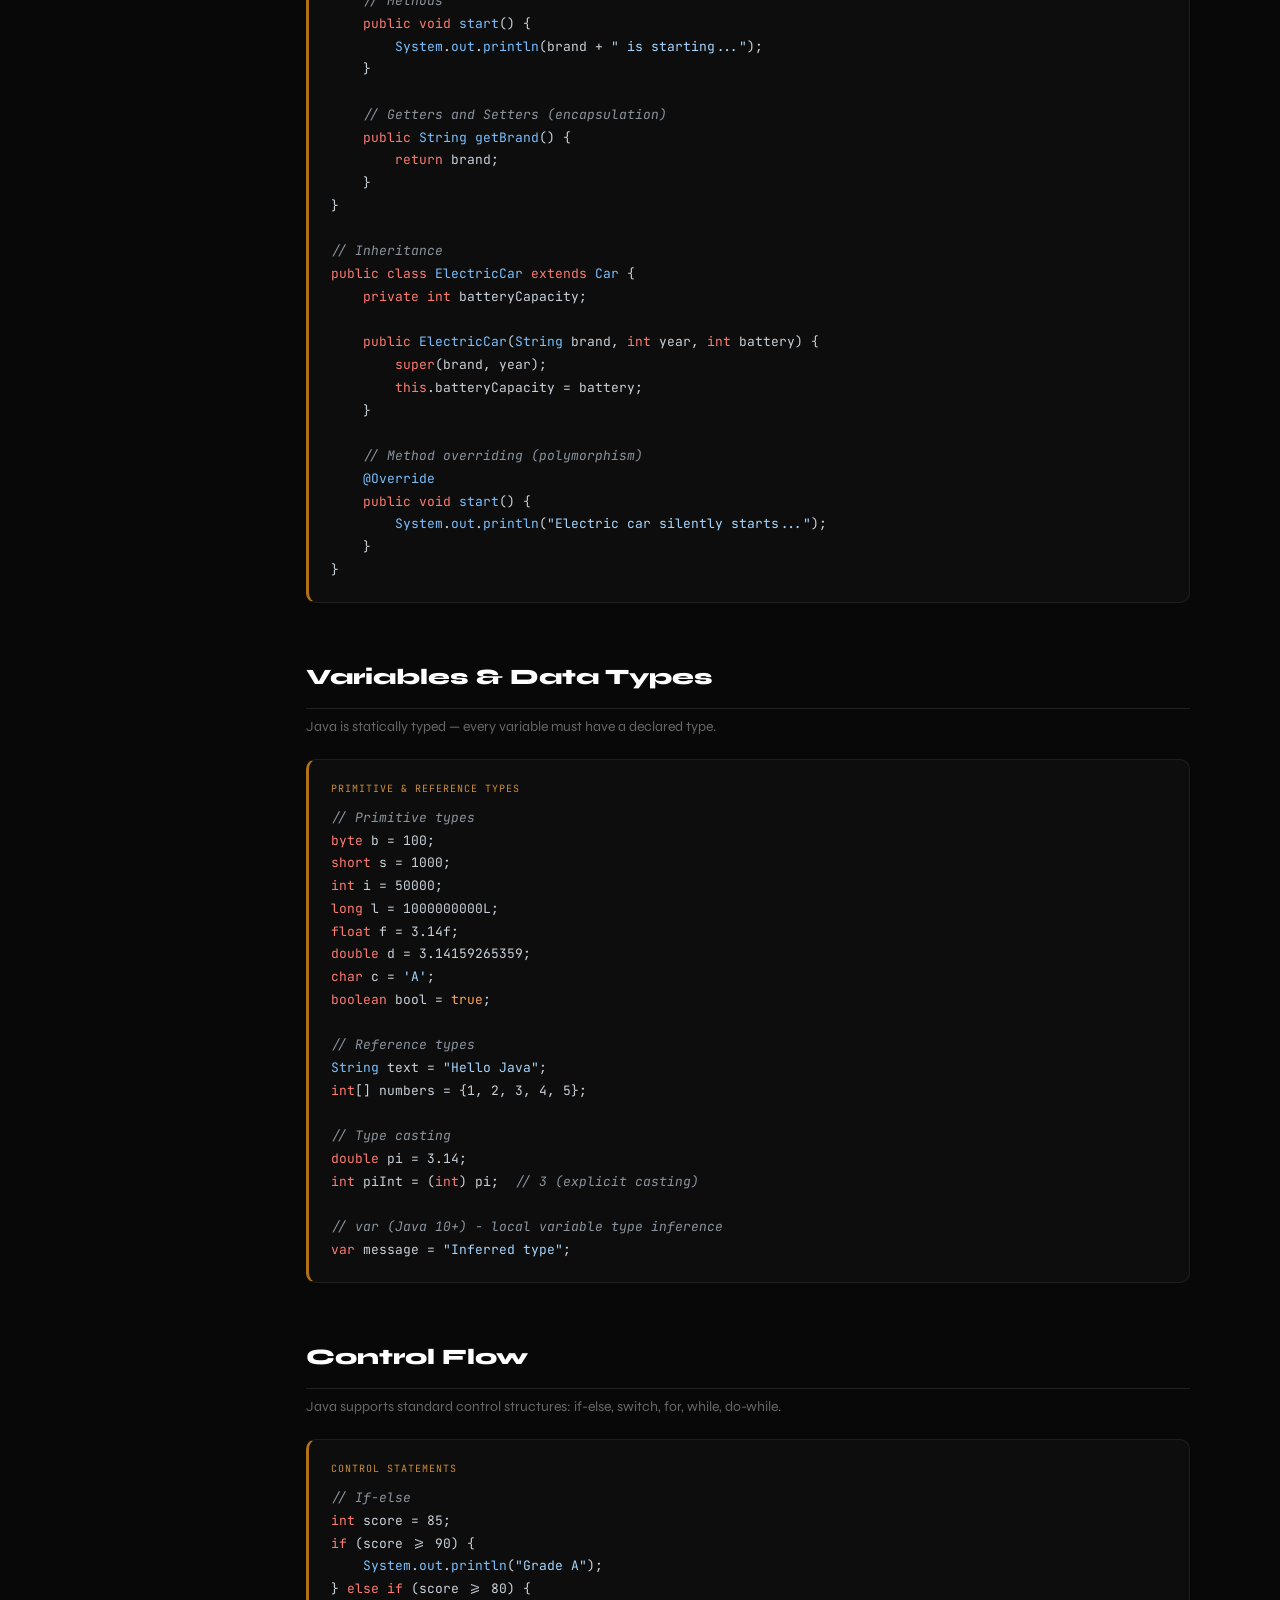
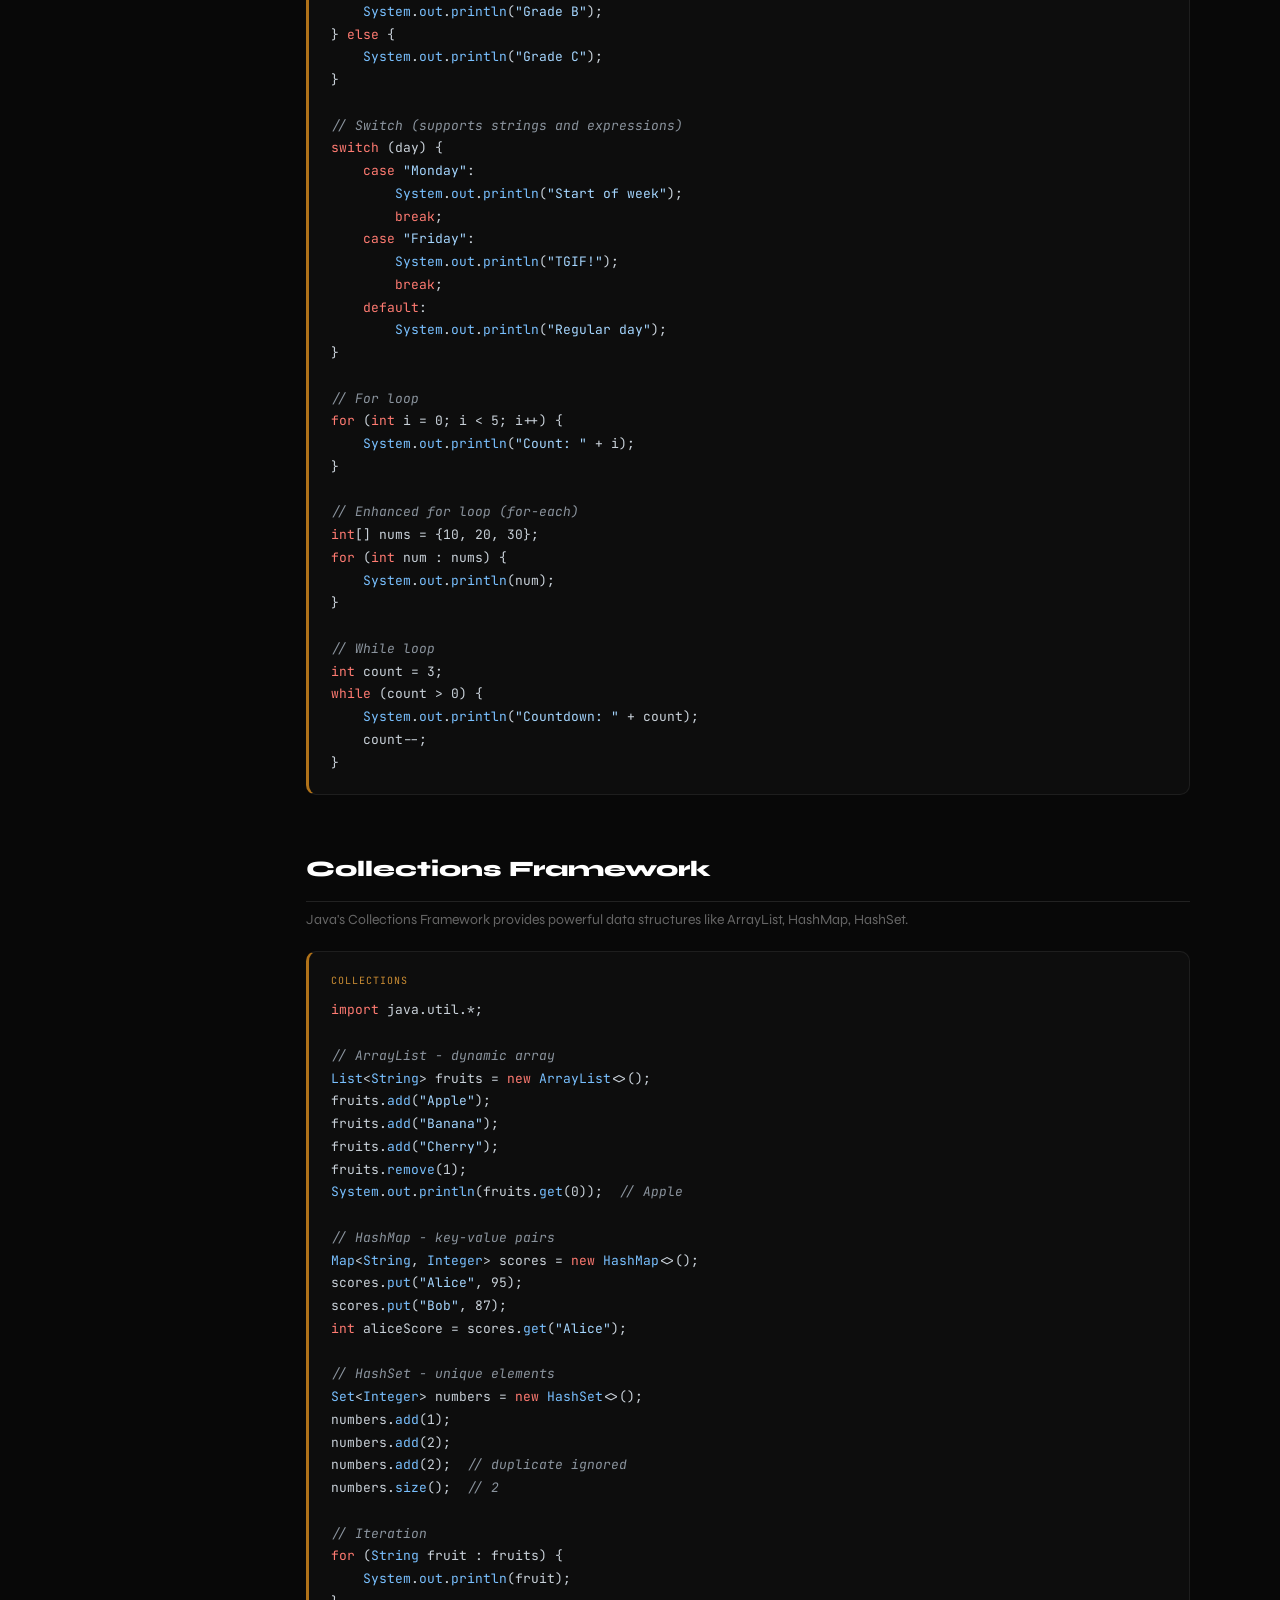
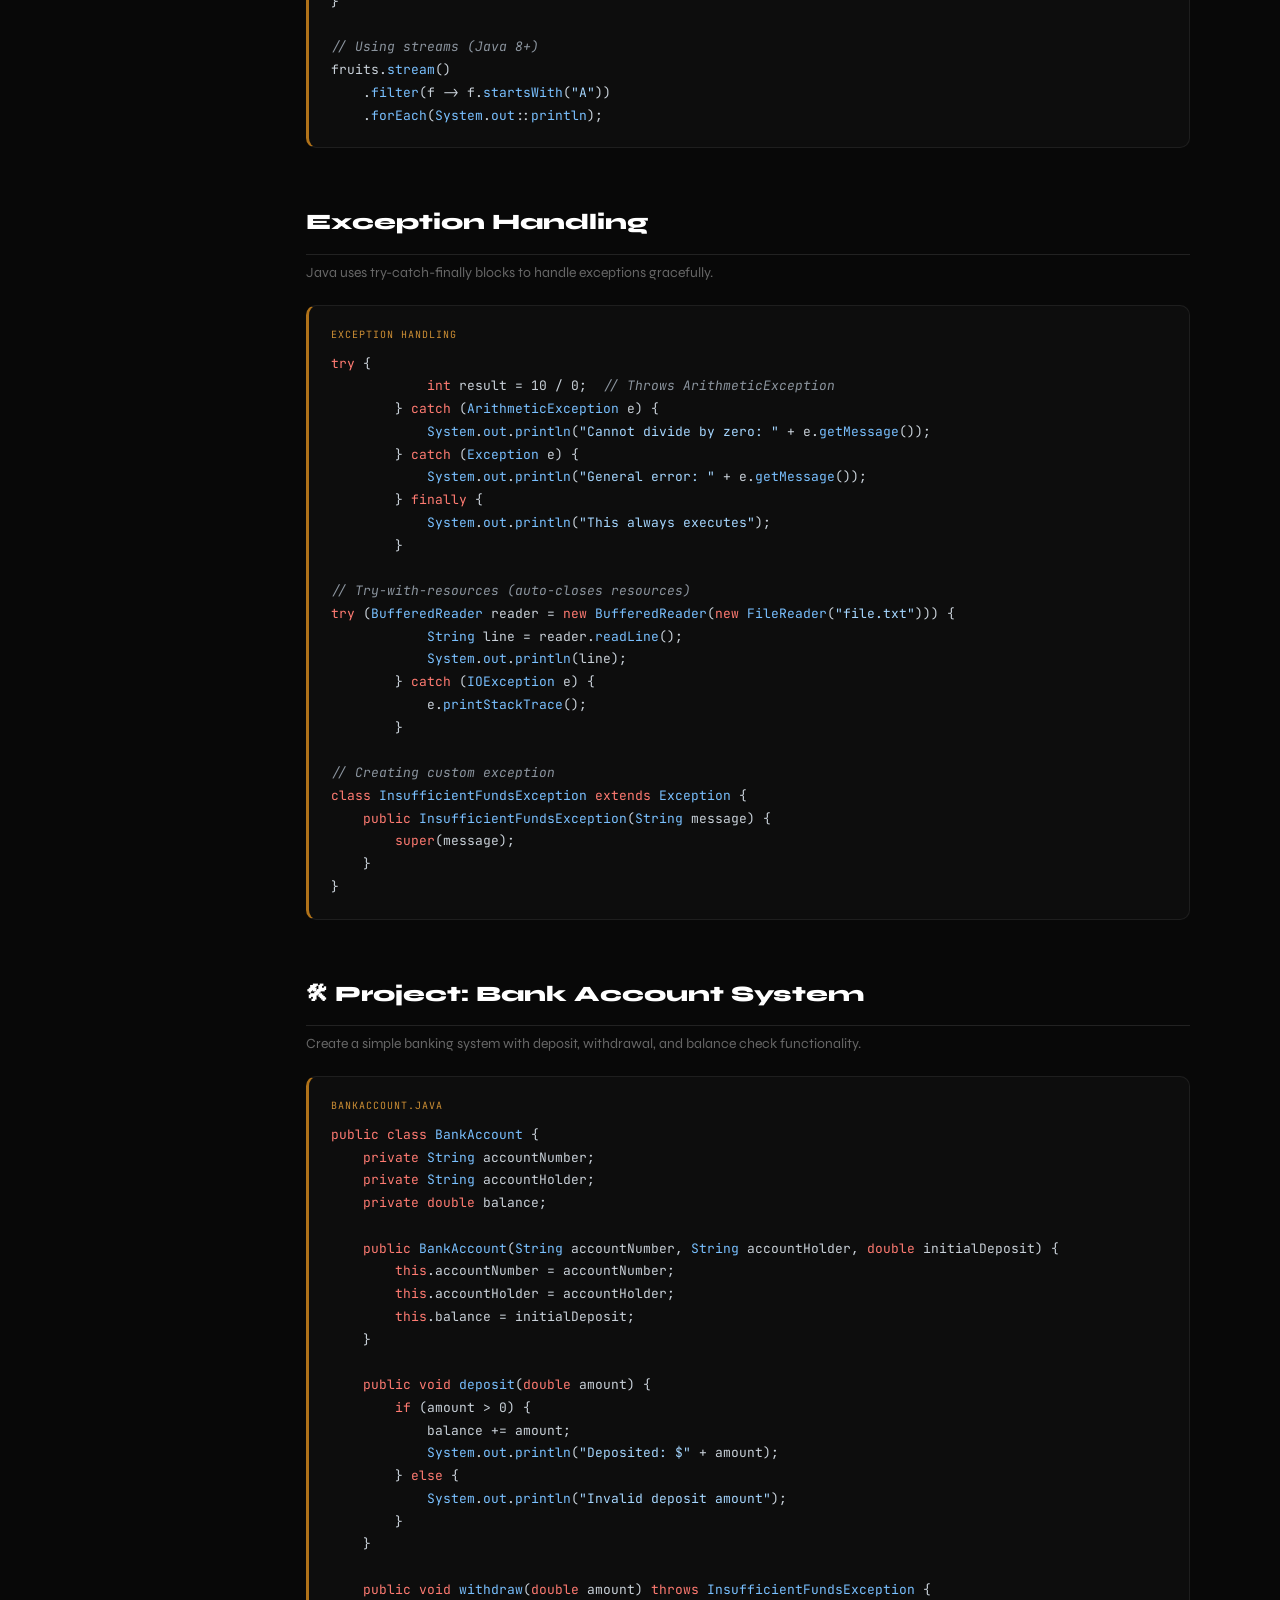
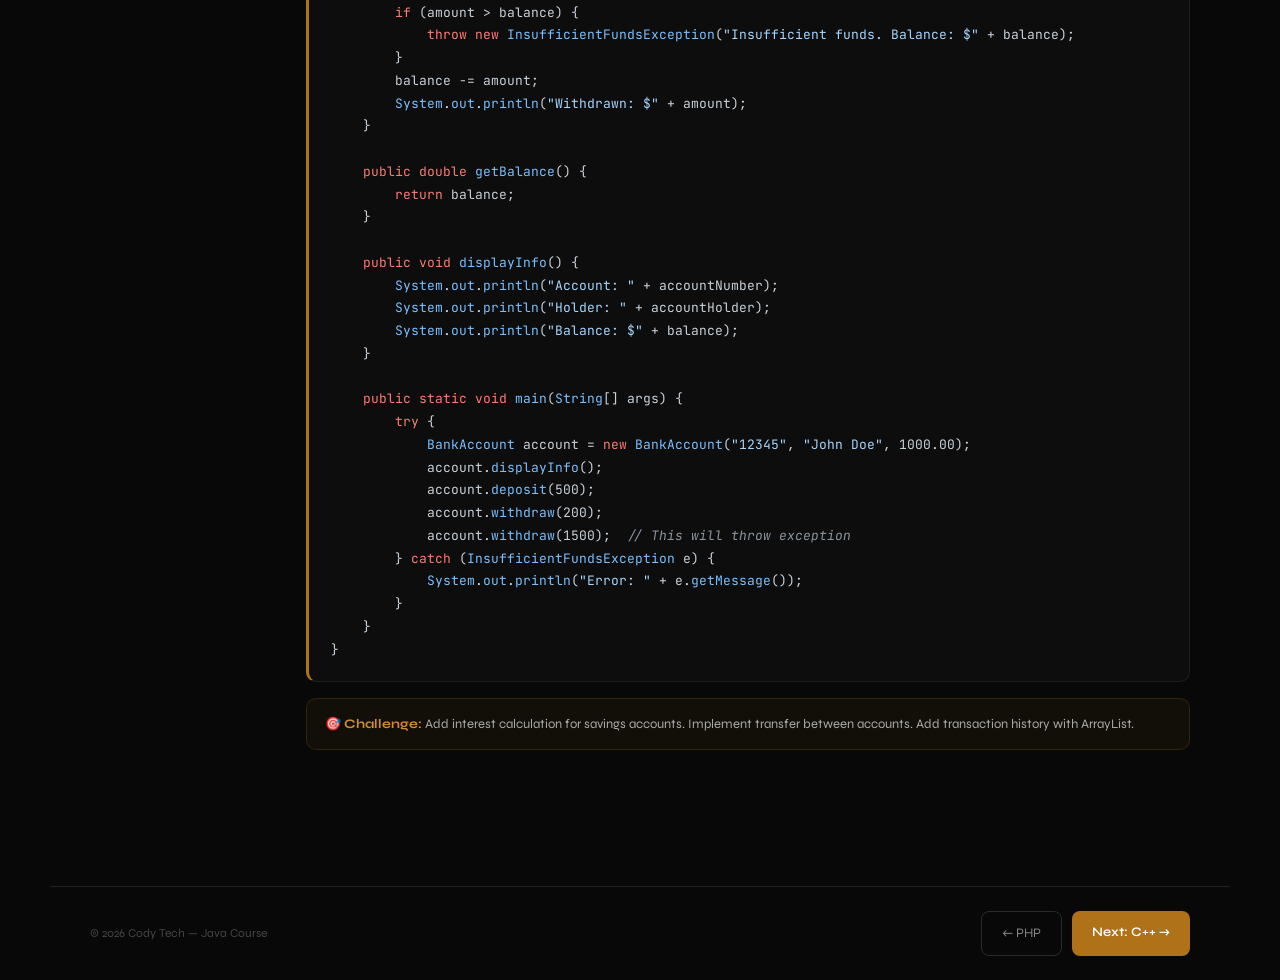
<file: learn-java.html>
<!DOCTYPE html>
<html lang="en">
<head>
<meta charset="UTF-8">
<meta name="viewport" content="width=device-width, initial-scale=1.0">
<title>Java — Cody Tech</title>
<link href="https://fonts.googleapis.com/css2?family=JetBrains+Mono:wght@400;600&family=Syne:wght@400;600;800&display=swap" rel="stylesheet">
<style>
:root{
  --accent:#b07219;
  --accent2:#cc8e34;
  --bg:#080808;
  --bg2:#111;
  --bg3:#181818;
  --border:#222;
  --text:#e8e8e8;
  --muted:#666;
  --code-bg:#0d0d0d;
}
*{margin:0;padding:0;box-sizing:border-box;}
html{scroll-behavior:smooth;}
body{background:var(--bg);color:var(--text);font-family:'Syne',sans-serif;line-height:1.7;}

.top-bar{
  position:fixed;top:0;left:0;right:0;
  display:flex;justify-content:space-between;align-items:center;
  padding:12px 32px;
  background:rgba(8,8,8,0.96);
  border-bottom:1px solid var(--border);
  backdrop-filter:blur(10px);
  z-index:1000;
}
.logo-txt{font-weight:800;font-size:16px;color:#fff;letter-spacing:3px;}
.top-left{display:flex;align-items:center;gap:24px;}
.back-a{color:#777;text-decoration:none;font-size:13px;transition:color .2s;}
.back-a:hover{color:#fff;}
.top-right{display:flex;gap:6px;align-items:center;}
.ctrl-btn{
  padding:4px 10px;border-radius:6px;
  border:1px solid #2a2a2a;background:transparent;
  color:#777;cursor:pointer;font-size:11px;font-family:'Syne',sans-serif;transition:all .2s;
}
.ctrl-btn:hover,.ctrl-btn.active{background:var(--accent);border-color:var(--accent);color:#fff;}
.theme-btn{padding:4px 8px;border-radius:6px;border:1px solid #2a2a2a;background:transparent;cursor:pointer;font-size:14px;}
body.light{--bg:#f5f5f5;--bg2:#ebebeb;--bg3:#e0e0e0;--border:#ddd;--text:#111;--muted:#888;--code-bg:#1a1a1a;}
body.light .top-bar{background:rgba(245,245,245,0.97);}
body.light .back-a{color:#888;}
body.light .back-a:hover{color:#111;}
body.light .ctrl-btn{border-color:#ccc;color:#666;}
body.light .sidebar-link{color:#555;}
body.light .sidebar-link:hover,.body.light .sidebar-link.active{color:var(--accent);}

.hero-strip{
  margin-top:56px;
  padding:48px 32px 36px;
  background:linear-gradient(135deg,#2a1a0a 0%,#3a2a1a 40%,#1a1005 100%);
  border-bottom:1px solid #6a4a2a;
  display:flex;align-items:center;gap:24px;
}
.lang-badge{
  font-size:64px;width:88px;height:88px;
  background:linear-gradient(135deg,var(--accent),var(--accent2));
  border-radius:18px;display:flex;align-items:center;justify-content:center;
  flex-shrink:0;box-shadow:0 0 40px rgba(176,114,25,.35);
  font-family:'JetBrains Mono',monospace;font-weight:600;font-size:28px;color:#fff;
}
.hero-info h1{font-size:34px;font-weight:800;margin-bottom:6px;}
.hero-info p{color:#999;font-size:14px;max-width:560px;line-height:1.6;}
.badges{display:flex;gap:8px;margin-top:12px;flex-wrap:wrap;}
.badge{
  padding:3px 11px;border-radius:20px;font-size:11px;font-weight:600;
  background:rgba(176,114,25,.15);border:1px solid rgba(176,114,25,.3);color:var(--accent2);
}

.layout{display:flex;max-width:1180px;margin:0 auto;padding:0 0 80px;}
.sidebar{width:220px;flex-shrink:0;padding:28px 0 0 0;position:sticky;top:56px;height:calc(100vh - 56px);overflow-y:auto;}
.sidebar-section{margin-bottom:6px;padding:0 18px;}
.sidebar-label{font-size:10px;color:#444;text-transform:uppercase;letter-spacing:1px;margin-bottom:6px;margin-top:18px;}
.sidebar-link{display:block;padding:6px 10px;border-radius:6px;text-decoration:none;color:#666;font-size:13px;transition:all .2s;margin-bottom:1px;}
.sidebar-link:hover{background:#151515;color:#ccc;}
.sidebar-link.active{background:rgba(176,114,25,.1);color:var(--accent);border-left:2px solid var(--accent);padding-left:8px;}

.content{flex:1;padding:36px 40px 0 36px;min-width:0;}
.learn-section{margin-bottom:56px;}
.learn-section h2{font-size:22px;font-weight:800;margin-bottom:4px;color:#fff;padding-bottom:12px;border-bottom:1px solid var(--border);}
body.light .learn-section h2{color:#111;}
.learn-section .intro{color:var(--muted);font-size:14px;margin-bottom:20px;margin-top:6px;}

.code-block{
  background:var(--code-bg);
  border:1px solid #1e1e1e;
  border-left:3px solid var(--accent);
  border-radius:10px;
  padding:20px 22px;
  margin:16px 0;
  overflow-x:auto;
}
.code-block pre{
  font-family:'JetBrains Mono',monospace;
  font-size:13px;line-height:1.75;color:#c9d1d9;
}
.code-label{
  font-size:10px;color:var(--accent2);
  font-family:'JetBrains Mono',monospace;
  text-transform:uppercase;letter-spacing:1px;
  margin-bottom:10px;display:block;
}
.kw{color:#ff7b72;}
.at{color:#79c0ff;}
.str{color:#a5d6ff;}
.tag{color:#7ee787;}
.com{color:#8b949e;font-style:italic;}
.val{color:#ffa657;}

.concept-grid{display:grid;grid-template-columns:repeat(auto-fill,minmax(220px,1fr));gap:14px;margin-top:16px;}
.concept-card{background:var(--bg2);border:1px solid var(--border);border-radius:10px;padding:16px;}
.concept-card h4{font-size:14px;color:var(--accent2);margin-bottom:6px;}
.concept-card p{font-size:12px;color:var(--muted);line-height:1.6;}

.tip{background:rgba(176,114,25,.06);border:1px solid rgba(176,114,25,.2);border-radius:10px;padding:14px 18px;margin:16px 0;font-size:13px;color:#aaa;}
.tip strong{color:var(--accent2);}

.page-footer{border-top:1px solid var(--border);padding:24px 40px;display:flex;justify-content:space-between;align-items:center;max-width:1180px;margin:0 auto;font-size:12px;color:#444;}
.nav-btns{display:flex;gap:10px;}
.next-btn{padding:10px 20px;background:var(--accent);border:none;border-radius:8px;color:#fff;cursor:pointer;font-family:'Syne',sans-serif;font-size:13px;font-weight:600;text-decoration:none;transition:all .2s;}
.next-btn:hover{background:var(--accent2);transform:translateY(-1px);}
.prev-btn{padding:10px 20px;background:transparent;border:1px solid #2a2a2a;border-radius:8px;color:#888;cursor:pointer;font-family:'Syne',sans-serif;font-size:13px;text-decoration:none;transition:all .2s;}
.prev-btn:hover{border-color:var(--accent);color:#fff;}
</style>
</head>
<body>

<div class="top-bar">
  <div class="top-left">
    <span class="logo-txt">CODY</span>
    <a href="download.html" class="back-a">← <span data-i="back">Back to Courses</span></a>
  </div>
  <div class="top-right">
    <button class="ctrl-btn active" onclick="setLang('en',this)">EN</button>
    <button class="ctrl-btn" onclick="setLang('ru',this)">RU</button>
    <button class="ctrl-btn" onclick="setLang('kz',this)">KZ</button>
    <button class="theme-btn" id="themeBtn" onclick="toggleTheme()">🌙</button>
  </div>
</div>

<div class="hero-strip">
  <div class="lang-badge">☕</div>
  <div class="hero-info">
    <h1 data-i="title">Java — Write Once, Run Anywhere</h1>
    <p data-i="hero_desc">Java is a high-level, class-based, object-oriented programming language designed to have as few implementation dependencies as possible. Used for Android apps, enterprise software, and backend systems.</p>
    <div class="badges">
      <span class="badge" data-i="b1">Object-Oriented</span>
      <span class="badge" data-i="b2">JVM Based</span>
      <span class="badge" data-i="b3">Enterprise Ready</span>
    </div>
  </div>
</div>

<div class="layout">
  <nav class="sidebar">
    <div class="sidebar-section">
      <div class="sidebar-label" data-i="nav_label">Topics</div>
      <a href="#intro" class="sidebar-link active" data-i="nav_intro">What is Java?</a>
      <a href="#syntax" class="sidebar-link" data-i="nav_syntax">Basic Syntax</a>
      <a href="#oop" class="sidebar-link" data-i="nav_oop">OOP Concepts</a>
      <a href="#variables" class="sidebar-link" data-i="nav_vars">Variables & Types</a>
      <a href="#control" class="sidebar-link" data-i="nav_control">Control Flow</a>
      <a href="#collections" class="sidebar-link" data-i="nav_collections">Collections</a>
      <a href="#exceptions" class="sidebar-link" data-i="nav_exceptions">Exception Handling</a>
      <a href="#practice" class="sidebar-link" data-i="nav_practice">Project: Bank Account</a>
    </div>
  </nav>

  <main class="content">
    <div class="learn-section" id="intro">
      <h2 data-i="s1_title">What is Java?</h2>
      <p class="intro" data-i="s1_intro">Java is a powerful, object-oriented programming language created by Sun Microsystems (now Oracle) in 1995. It runs on over 3 billion devices worldwide and follows the principle "Write Once, Run Anywhere" (WORA).</p>
      <div class="concept-grid">
        <div class="concept-card"><h4 data-i="c1_t">🖥️ JVM</h4><p data-i="c1_d">Java code compiles to bytecode that runs on the Java Virtual Machine (JVM), making it platform-independent.</p></div>
        <div class="concept-card"><h4 data-i="c2_t">🏗️ Object-Oriented</h4><p data-i="c2_d">Everything in Java is an object (except primitives). Supports encapsulation, inheritance, and polymorphism.</p></div>
        <div class="concept-card"><h4 data-i="c3_t">🔒 Robust & Secure</h4><p data-i="c3_d">Strong memory management, exception handling, and security features make Java ideal for enterprise applications.</p></div>
      </div>
    </div>

    <div class="learn-section" id="syntax">
      <h2 data-i="s2_title">Basic Syntax</h2>
      <p class="intro" data-i="s2_intro">Every Java program starts with a class. The main method is the entry point.</p>
      <div class="code-block">
        <span class="code-label">hello world</span>
        <pre><span class="kw">public</span> <span class="kw">class</span> <span class="at">HelloWorld</span> {
    <span class="kw">public</span> <span class="kw">static</span> <span class="kw">void</span> <span class="at">main</span>(<span class="at">String</span>[] args) {
        <span class="com">// This is a comment</span>
        <span class="at">System</span>.<span class="at">out</span>.<span class="at">println</span>(<span class="str">"Hello, World!"</span>);
        
        <span class="com">// Variables</span>
        <span class="kw">int</span> age = <span class="num">25</span>;
        <span class="at">String</span> name = <span class="str">"Alice"</span>;
        <span class="kw">boolean</span> isActive = <span class="val">true</span>;
        
        <span class="com">// Output with concatenation</span>
        <span class="at">System</span>.<span class="at">out</span>.<span class="at">println</span>(<span class="str">"My name is "</span> + name + <span class="str">" and I am "</span> + age);
    }
}</pre>
      </div>
    </div>

    <div class="learn-section" id="oop">
      <h2 data-i="s3_title">Object-Oriented Programming</h2>
      <p class="intro" data-i="s3_intro">Java's core OOP concepts: Classes, Objects, Inheritance, Polymorphism, Encapsulation, and Abstraction.</p>
      <div class="code-block">
        <span class="code-label">class & object example</span>
        <pre><span class="kw">public</span> <span class="kw">class</span> <span class="at">Car</span> {
    <span class="com">// Fields (attributes)</span>
    <span class="kw">private</span> <span class="at">String</span> brand;
    <span class="kw">private</span> <span class="kw">int</span> year;
    
    <span class="com">// Constructor</span>
    <span class="kw">public</span> <span class="at">Car</span>(<span class="at">String</span> brand, <span class="kw">int</span> year) {
        <span class="kw">this</span>.brand = brand;
        <span class="kw">this</span>.year = year;
    }
    
    <span class="com">// Methods</span>
    <span class="kw">public</span> <span class="kw">void</span> <span class="at">start</span>() {
        <span class="at">System</span>.<span class="at">out</span>.<span class="at">println</span>(brand + <span class="str">" is starting..."</span>);
    }
    
    <span class="com">// Getters and Setters (encapsulation)</span>
    <span class="kw">public</span> <span class="at">String</span> <span class="at">getBrand</span>() {
        <span class="kw">return</span> brand;
    }
}

<span class="com">// Inheritance</span>
<span class="kw">public</span> <span class="kw">class</span> <span class="at">ElectricCar</span> <span class="kw">extends</span> <span class="at">Car</span> {
    <span class="kw">private</span> <span class="kw">int</span> batteryCapacity;
    
    <span class="kw">public</span> <span class="at">ElectricCar</span>(<span class="at">String</span> brand, <span class="kw">int</span> year, <span class="kw">int</span> battery) {
        <span class="kw">super</span>(brand, year);
        <span class="kw">this</span>.batteryCapacity = battery;
    }
    
    <span class="com">// Method overriding (polymorphism)</span>
    <span class="at">@Override</span>
    <span class="kw">public</span> <span class="kw">void</span> <span class="at">start</span>() {
        <span class="at">System</span>.<span class="at">out</span>.<span class="at">println</span>(<span class="str">"Electric car silently starts..."</span>);
    }
}</pre>
      </div>
    </div>

    <div class="learn-section" id="variables">
      <h2 data-i="s4_title">Variables & Data Types</h2>
      <p class="intro" data-i="s4_intro">Java is statically typed — every variable must have a declared type.</p>
      <div class="code-block">
        <span class="code-label">primitive & reference types</span>
        <pre><span class="com">// Primitive types</span>
<span class="kw">byte</span> b = <span class="num">100</span>;
<span class="kw">short</span> s = <span class="num">1000</span>;
<span class="kw">int</span> i = <span class="num">50000</span>;
<span class="kw">long</span> l = <span class="num">1000000000L</span>;
<span class="kw">float</span> f = <span class="num">3.14f</span>;
<span class="kw">double</span> d = <span class="num">3.14159265359</span>;
<span class="kw">char</span> c = <span class="str">'A'</span>;
<span class="kw">boolean</span> bool = <span class="val">true</span>;

<span class="com">// Reference types</span>
<span class="at">String</span> text = <span class="str">"Hello Java"</span>;
<span class="kw">int</span>[] numbers = {<span class="num">1</span>, <span class="num">2</span>, <span class="num">3</span>, <span class="num">4</span>, <span class="num">5</span>};

<span class="com">// Type casting</span>
<span class="kw">double</span> pi = <span class="num">3.14</span>;
<span class="kw">int</span> piInt = (<span class="kw">int</span>) pi;  <span class="com">// 3 (explicit casting)</span>

<span class="com">// var (Java 10+) - local variable type inference</span>
<span class="kw">var</span> message = <span class="str">"Inferred type"</span>;</pre>
      </div>
    </div>

    <div class="learn-section" id="control">
      <h2 data-i="s5_title">Control Flow</h2>
      <p class="intro" data-i="s5_intro">Java supports standard control structures: if-else, switch, for, while, do-while.</p>
      <div class="code-block">
        <span class="code-label">control statements</span>
        <pre><span class="com">// If-else</span>
<span class="kw">int</span> score = <span class="num">85</span>;
<span class="kw">if</span> (score >= <span class="num">90</span>) {
    <span class="at">System</span>.<span class="at">out</span>.<span class="at">println</span>(<span class="str">"Grade A"</span>);
} <span class="kw">else if</span> (score >= <span class="num">80</span>) {
    <span class="at">System</span>.<span class="at">out</span>.<span class="at">println</span>(<span class="str">"Grade B"</span>);
} <span class="kw">else</span> {
    <span class="at">System</span>.<span class="at">out</span>.<span class="at">println</span>(<span class="str">"Grade C"</span>);
}

<span class="com">// Switch (supports strings and expressions)</span>
<span class="kw">switch</span> (day) {
    <span class="kw">case</span> <span class="str">"Monday"</span>:
        <span class="at">System</span>.<span class="at">out</span>.<span class="at">println</span>(<span class="str">"Start of week"</span>);
        <span class="kw">break</span>;
    <span class="kw">case</span> <span class="str">"Friday"</span>:
        <span class="at">System</span>.<span class="at">out</span>.<span class="at">println</span>(<span class="str">"TGIF!"</span>);
        <span class="kw">break</span>;
    <span class="kw">default</span>:
        <span class="at">System</span>.<span class="at">out</span>.<span class="at">println</span>(<span class="str">"Regular day"</span>);
}

<span class="com">// For loop</span>
<span class="kw">for</span> (<span class="kw">int</span> i = <span class="num">0</span>; i < <span class="num">5</span>; i++) {
    <span class="at">System</span>.<span class="at">out</span>.<span class="at">println</span>(<span class="str">"Count: "</span> + i);
}

<span class="com">// Enhanced for loop (for-each)</span>
<span class="kw">int</span>[] nums = {<span class="num">10</span>, <span class="num">20</span>, <span class="num">30</span>};
<span class="kw">for</span> (<span class="kw">int</span> num : nums) {
    <span class="at">System</span>.<span class="at">out</span>.<span class="at">println</span>(num);
}

<span class="com">// While loop</span>
<span class="kw">int</span> count = <span class="num">3</span>;
<span class="kw">while</span> (count > <span class="num">0</span>) {
    <span class="at">System</span>.<span class="at">out</span>.<span class="at">println</span>(<span class="str">"Countdown: "</span> + count);
    count--;
}</pre>
      </div>
    </div>

    <div class="learn-section" id="collections">
      <h2 data-i="s6_title">Collections Framework</h2>
      <p class="intro" data-i="s6_intro">Java's Collections Framework provides powerful data structures like ArrayList, HashMap, HashSet.</p>
      <div class="code-block">
        <span class="code-label">collections</span>
        <pre><span class="kw">import</span> java.util.*;

<span class="com">// ArrayList - dynamic array</span>
<span class="at">List</span><<span class="at">String</span>> fruits = <span class="kw">new</span> <span class="at">ArrayList</span><>();
fruits.<span class="at">add</span>(<span class="str">"Apple"</span>);
fruits.<span class="at">add</span>(<span class="str">"Banana"</span>);
fruits.<span class="at">add</span>(<span class="str">"Cherry"</span>);
fruits.<span class="at">remove</span>(<span class="num">1</span>);
<span class="at">System</span>.<span class="at">out</span>.<span class="at">println</span>(fruits.<span class="at">get</span>(<span class="num">0</span>));  <span class="com">// Apple</span>

<span class="com">// HashMap - key-value pairs</span>
<span class="at">Map</span><<span class="at">String</span>, <span class="at">Integer</span>> scores = <span class="kw">new</span> <span class="at">HashMap</span><>();
scores.<span class="at">put</span>(<span class="str">"Alice"</span>, <span class="num">95</span>);
scores.<span class="at">put</span>(<span class="str">"Bob"</span>, <span class="num">87</span>);
<span class="kw">int</span> aliceScore = scores.<span class="at">get</span>(<span class="str">"Alice"</span>);

<span class="com">// HashSet - unique elements</span>
<span class="at">Set</span><<span class="at">Integer</span>> numbers = <span class="kw">new</span> <span class="at">HashSet</span><>();
numbers.<span class="at">add</span>(<span class="num">1</span>);
numbers.<span class="at">add</span>(<span class="num">2</span>);
numbers.<span class="at">add</span>(<span class="num">2</span>);  <span class="com">// duplicate ignored</span>
numbers.<span class="at">size</span>();  <span class="com">// 2</span>

<span class="com">// Iteration</span>
<span class="kw">for</span> (<span class="at">String</span> fruit : fruits) {
    <span class="at">System</span>.<span class="at">out</span>.<span class="at">println</span>(fruit);
}

<span class="com">// Using streams (Java 8+)</span>
fruits.<span class="at">stream</span>()
    .<span class="at">filter</span>(f -> f.<span class="at">startsWith</span>(<span class="str">"A"</span>))
    .<span class="at">forEach</span>(<span class="at">System</span>.<span class="at">out</span>::<span class="at">println</span>);</pre>
      </div>
    </div>

    <div class="learn-section" id="exceptions">
      <h2 data-i="s7_title">Exception Handling</h2>
      <p class="intro" data-i="s7_intro">Java uses try-catch-finally blocks to handle exceptions gracefully.</p>
      <div class="code-block">
        <span class="code-label">exception handling</span>
        <pre><span class="kw">try</span> {
            <span class="kw">int</span> result = <span class="num">10</span> / <span class="num">0</span>;  <span class="com">// Throws ArithmeticException</span>
        } <span class="kw">catch</span> (<span class="at">ArithmeticException</span> e) {
            <span class="at">System</span>.<span class="at">out</span>.<span class="at">println</span>(<span class="str">"Cannot divide by zero: "</span> + e.<span class="at">getMessage</span>());
        } <span class="kw">catch</span> (<span class="at">Exception</span> e) {
            <span class="at">System</span>.<span class="at">out</span>.<span class="at">println</span>(<span class="str">"General error: "</span> + e.<span class="at">getMessage</span>());
        } <span class="kw">finally</span> {
            <span class="at">System</span>.<span class="at">out</span>.<span class="at">println</span>(<span class="str">"This always executes"</span>);
        }

<span class="com">// Try-with-resources (auto-closes resources)</span>
<span class="kw">try</span> (<span class="at">BufferedReader</span> reader = <span class="kw">new</span> <span class="at">BufferedReader</span>(<span class="kw">new</span> <span class="at">FileReader</span>(<span class="str">"file.txt"</span>))) {
            <span class="at">String</span> line = reader.<span class="at">readLine</span>();
            <span class="at">System</span>.<span class="at">out</span>.<span class="at">println</span>(line);
        } <span class="kw">catch</span> (<span class="at">IOException</span> e) {
            e.<span class="at">printStackTrace</span>();
        }

<span class="com">// Creating custom exception</span>
<span class="kw">class</span> <span class="at">InsufficientFundsException</span> <span class="kw">extends</span> <span class="at">Exception</span> {
    <span class="kw">public</span> <span class="at">InsufficientFundsException</span>(<span class="at">String</span> message) {
        <span class="kw">super</span>(message);
    }
}</pre>
      </div>
    </div>

    <div class="learn-section" id="practice">
      <h2 data-i="s8_title">🛠 Project: Bank Account System</h2>
      <p class="intro" data-i="s8_intro">Create a simple banking system with deposit, withdrawal, and balance check functionality.</p>
      <div class="code-block">
        <span class="code-label">BankAccount.java</span>
        <pre><span class="kw">public</span> <span class="kw">class</span> <span class="at">BankAccount</span> {
    <span class="kw">private</span> <span class="at">String</span> accountNumber;
    <span class="kw">private</span> <span class="at">String</span> accountHolder;
    <span class="kw">private</span> <span class="kw">double</span> balance;
    
    <span class="kw">public</span> <span class="at">BankAccount</span>(<span class="at">String</span> accountNumber, <span class="at">String</span> accountHolder, <span class="kw">double</span> initialDeposit) {
        <span class="kw">this</span>.accountNumber = accountNumber;
        <span class="kw">this</span>.accountHolder = accountHolder;
        <span class="kw">this</span>.balance = initialDeposit;
    }
    
    <span class="kw">public</span> <span class="kw">void</span> <span class="at">deposit</span>(<span class="kw">double</span> amount) {
        <span class="kw">if</span> (amount > <span class="num">0</span>) {
            balance += amount;
            <span class="at">System</span>.<span class="at">out</span>.<span class="at">println</span>(<span class="str">"Deposited: $"</span> + amount);
        } <span class="kw">else</span> {
            <span class="at">System</span>.<span class="at">out</span>.<span class="at">println</span>(<span class="str">"Invalid deposit amount"</span>);
        }
    }
    
    <span class="kw">public</span> <span class="kw">void</span> <span class="at">withdraw</span>(<span class="kw">double</span> amount) <span class="kw">throws</span> <span class="at">InsufficientFundsException</span> {
        <span class="kw">if</span> (amount > balance) {
            <span class="kw">throw</span> <span class="kw">new</span> <span class="at">InsufficientFundsException</span>(<span class="str">"Insufficient funds. Balance: $"</span> + balance);
        }
        balance -= amount;
        <span class="at">System</span>.<span class="at">out</span>.<span class="at">println</span>(<span class="str">"Withdrawn: $"</span> + amount);
    }
    
    <span class="kw">public</span> <span class="kw">double</span> <span class="at">getBalance</span>() {
        <span class="kw">return</span> balance;
    }
    
    <span class="kw">public</span> <span class="kw">void</span> <span class="at">displayInfo</span>() {
        <span class="at">System</span>.<span class="at">out</span>.<span class="at">println</span>(<span class="str">"Account: "</span> + accountNumber);
        <span class="at">System</span>.<span class="at">out</span>.<span class="at">println</span>(<span class="str">"Holder: "</span> + accountHolder);
        <span class="at">System</span>.<span class="at">out</span>.<span class="at">println</span>(<span class="str">"Balance: $"</span> + balance);
    }
    
    <span class="kw">public</span> <span class="kw">static</span> <span class="kw">void</span> <span class="at">main</span>(<span class="at">String</span>[] args) {
        <span class="kw">try</span> {
            <span class="at">BankAccount</span> account = <span class="kw">new</span> <span class="at">BankAccount</span>(<span class="str">"12345"</span>, <span class="str">"John Doe"</span>, <span class="num">1000.00</span>);
            account.<span class="at">displayInfo</span>();
            account.<span class="at">deposit</span>(<span class="num">500</span>);
            account.<span class="at">withdraw</span>(<span class="num">200</span>);
            account.<span class="at">withdraw</span>(<span class="num">1500</span>);  <span class="com">// This will throw exception</span>
        } <span class="kw">catch</span> (<span class="at">InsufficientFundsException</span> e) {
            <span class="at">System</span>.<span class="at">out</span>.<span class="at">println</span>(<span class="str">"Error: "</span> + e.<span class="at">getMessage</span>());
        }
    }
}</pre>
      </div>
      <div class="tip"><strong>🎯 Challenge:</strong> <span data-i="challenge">Add interest calculation for savings accounts. Implement transfer between accounts. Add transaction history with ArrayList.</span></div>
    </div>
  </main>
</div>

<div class="page-footer">
  <span data-i="footer_txt">© 2026 Cody Tech — Java Course</span>
  <div class="nav-btns">
    <a href="learn-php.html" class="prev-btn" data-i="prev_btn">← PHP</a>
    <a href="learn-cpp.html" class="next-btn" data-i="next_btn">Next: C++ →</a>
  </div>
</div>

<script>
const T = {
  en:{
    back:"Back to Courses", title:"Java — Write Once, Run Anywhere",
    hero_desc:"Java is a high-level, class-based, object-oriented programming language designed to have as few implementation dependencies as possible. Used for Android apps, enterprise software, and backend systems.",
    b1:"Object-Oriented", b2:"JVM Based", b3:"Enterprise Ready",
    nav_label:"Topics", nav_intro:"What is Java?", nav_syntax:"Basic Syntax",
    nav_oop:"OOP Concepts", nav_vars:"Variables & Types", nav_control:"Control Flow",
    nav_collections:"Collections", nav_exceptions:"Exception Handling", nav_practice:"Project: Bank Account",
    s1_title:"What is Java?", s1_intro:"Java is a powerful, object-oriented programming language created by Sun Microsystems (now Oracle) in 1995. It runs on over 3 billion devices worldwide and follows the principle 'Write Once, Run Anywhere' (WORA).",
    c1_t:"🖥️ JVM", c1_d:"Java code compiles to bytecode that runs on the Java Virtual Machine (JVM), making it platform-independent.",
    c2_t:"🏗️ Object-Oriented", c2_d:"Everything in Java is an object (except primitives). Supports encapsulation, inheritance, and polymorphism.",
    c3_t:"🔒 Robust & Secure", c3_d:"Strong memory management, exception handling, and security features make Java ideal for enterprise applications.",
    s2_title:"Basic Syntax", s2_intro:"Every Java program starts with a class. The main method is the entry point.",
    s3_title:"Object-Oriented Programming", s3_intro:"Java's core OOP concepts: Classes, Objects, Inheritance, Polymorphism, Encapsulation, and Abstraction.",
    s4_title:"Variables & Data Types", s4_intro:"Java is statically typed — every variable must have a declared type.",
    s5_title:"Control Flow", s5_intro:"Java supports standard control structures: if-else, switch, for, while, do-while.",
    s6_title:"Collections Framework", s6_intro:"Java's Collections Framework provides powerful data structures like ArrayList, HashMap, HashSet.",
    s7_title:"Exception Handling", s7_intro:"Java uses try-catch-finally blocks to handle exceptions gracefully.",
    s8_title:"🛠 Project: Bank Account System", s8_intro:"Create a simple banking system with deposit, withdrawal, and balance check functionality.",
    challenge:"Add interest calculation for savings accounts. Implement transfer between accounts. Add transaction history with ArrayList.",
    footer_txt:"© 2026 Cody Tech — Java Course", prev_btn:"← PHP", next_btn:"Next: C++ →",
  },
  ru:{
    back:"Назад к курсам", title:"Java — Напиши Один раз, Запускай Где Угодно",
    hero_desc:"Java — высокоуровневый объектно-ориентированный язык программирования, разработанный с минимальными зависимостями реализации. Используется для Android-приложений, корпоративного ПО и бэкенд-систем.",
    b1:"Объектно-ориентированный", b2:"На базе JVM", b3:"Для предприятий",
    nav_label:"Темы", nav_intro:"Что такое Java?", nav_syntax:"Синтаксис",
    nav_oop:"ООП", nav_vars:"Переменные и типы", nav_control:"Управление потоком",
    nav_collections:"Коллекции", nav_exceptions:"Обработка исключений", nav_practice:"Проект: Банковский счет",
    s1_title:"Что такое Java?", s1_intro:"Java — мощный объектно-ориентированный язык программирования, созданный Sun Microsystems (ныне Oracle) в 1995 году. Работает на более чем 3 миллиардах устройств.",
    c1_t:"🖥️ JVM", c1_d:"Код Java компилируется в байт-код, который выполняется на JVM, обеспечивая независимость от платформы.",
    c2_t:"🏗️ Объектно-ориентированный", c2_d:"В Java всё является объектом (кроме примитивов). Поддерживает инкапсуляцию, наследование и полиморфизм.",
    c3_t:"🔒 Надежный и безопасный", c3_d:"Управление памятью, обработка исключений и функции безопасности делают Java идеальным для корпоративных приложений.",
    s2_title:"Базовый синтаксис", s2_intro:"Каждая Java-программа начинается с класса. Метод main — точка входа.",
    s3_title:"Объектно-ориентированное программирование", s3_intro:"Основные концепции ООП Java: классы, объекты, наследование, полиморфизм, инкапсуляция, абстракция.",
    s4_title:"Переменные и типы данных", s4_intro:"Java — статически типизированный язык, каждая переменная должна иметь объявленный тип.",
    s5_title:"Управление потоком", s5_intro:"Java поддерживает стандартные управляющие конструкции: if-else, switch, for, while, do-while.",
    s6_title:"Фреймворк коллекций", s6_intro:"Java Collections Framework предоставляет мощные структуры данных: ArrayList, HashMap, HashSet.",
    s7_title:"Обработка исключений", s7_intro:"Java использует блоки try-catch-finally для обработки исключений.",
    s8_title:"🛠 Проект: Система банковского счета", s8_intro:"Создайте простую банковскую систему с функциями пополнения, снятия и проверки баланса.",
    challenge:"Добавьте расчет процентов для сберегательных счетов. Реализуйте перевод между счетами. Добавьте историю транзакций.",
    footer_txt:"© 2026 Cody Tech — Курс Java", prev_btn:"← PHP", next_btn:"Далее: C++ →",
  },
  kz:{
    back:"Курстарға оралу", title:"Java — Бір рет жаз, кез келген жерде іске қос",
    hero_desc:"Java — жоғары деңгейлі, класс-негізделген, объектілі-бағытталған бағдарламалау тілі. Android қосымшалары, корпоративтік ПЖ және бэкенд жүйелерде қолданылады.",
    b1:"Объектілі-бағытталған", b2:"JVM негізінде", b3:"Кәсіпорынға арналған",
    nav_label:"Тақырыптар", nav_intro:"Java дегеніміз не?", nav_syntax:"Синтаксис",
    nav_oop:"ООП", nav_vars:"Айнымалылар мен түрлер", nav_control:"Басқару",
    nav_collections:"Коллекциялар", nav_exceptions:"Ерекшеліктер", nav_practice:"Жоба: Банк шоты",
    s1_title:"Java дегеніміз не?", s1_intro:"Java — 1995 жылы Sun Microsystems (қазір Oracle) жасаған қуатты объектілі-бағытталған бағдарламалау тілі. Бүкіл әлемде 3 миллиардтан астам құрылғыда жұмыс істейді.",
    c1_t:"🖥️ JVM", c1_d:"Java коды байт-кодқа компиляцияланып, JVM-де орындалады — платформаға тәуелсіздік береді.",
    c2_t:"🏗️ Объектілі-бағытталған", c2_d:"Java-да бәрі объект (примитивтерден басқа). Инкапсуляция, мұрагерлік және полиморфизмді қолдайды.",
    c3_t:"🔒 Сенімді және қауіпсіз", c3_d:"Күшті жады менеджменті, ерекшеліктерді өңдеу және қауіпсіздік мүмкіндіктері Java-ны корпоративтік қосымшалар үшін өте қолайлы етеді.",
    s2_title:"Негізгі синтаксис", s2_intro:"Әр Java бағдарламасы классынан басталады. main әдісі — кіру нүктесі.",
    s3_title:"Объектілі-бағытталған бағдарламалау", s3_intro:"Java-ның негізгі ОББ ұғымдары: класстар, объектілер, мұрагерлік, полиморфизм, инкапсуляция, абстракция.",
    s4_title:"Айнымалылар мен деректер түрлері", s4_intro:"Java — статикалық типтелген тіл, әр айнымалының типі жариялануы керек.",
    s5_title:"Басқару операторлары", s5_intro:"Java стандартты басқару құрылымдарын қолдайды: if-else, switch, for, while, do-while.",
    s6_title:"Коллекциялар фреймворкі", s6_intro:"Java Collections Framework қуатты деректер құрылымдарын ұсынады: ArrayList, HashMap, HashSet.",
    s7_title:"Ерекшеліктерді өңдеу", s7_intro:"Java ерекшеліктерді өңдеу үшін try-catch-finally блоктарын пайдаланады.",
    s8_title:"🛠 Жоба: Банк шоты жүйесі", s8_intro:"Ақша салу, алу және балансты тексеру функциялары бар қарапайым банк жүйесін жасаңыз.",
    challenge:"Жинақ шоттарына пайыздарды есептеуді қосыңыз. Шоттар арасында аударым жасауды жүзеге асырыңыз. Транзакциялар тарихын қосыңыз.",
    footer_txt:"© 2026 Cody Tech — Java Курсы", prev_btn:"← PHP", next_btn:"Келесі: C++ →",
  }
};
let lang='en';
function setLang(l,btn){
  lang=l;
  document.querySelectorAll('.ctrl-btn').forEach(b=>b.classList.remove('active'));
  btn.classList.add('active');
  const t=T[l];
  document.querySelectorAll('[data-i]').forEach(el=>{
    const k=el.getAttribute('data-i');
    if(t[k]!==undefined) el.textContent=t[k];
  });
}
let dark=true;
function toggleTheme(){
  dark=!dark;
  document.body.classList.toggle('light',!dark);
  document.getElementById('themeBtn').textContent=dark?'🌙':'☀️';
}
const secs=document.querySelectorAll('.learn-section');
const links=document.querySelectorAll('.sidebar-link');
window.addEventListener('scroll',()=>{
  let cur='';
  secs.forEach(s=>{if(window.scrollY>=s.offsetTop-120)cur=s.id;});
  links.forEach(l=>{l.classList.toggle('active',l.getAttribute('href')==='#'+cur);});
});
</script>
</body>
</html>
</file>
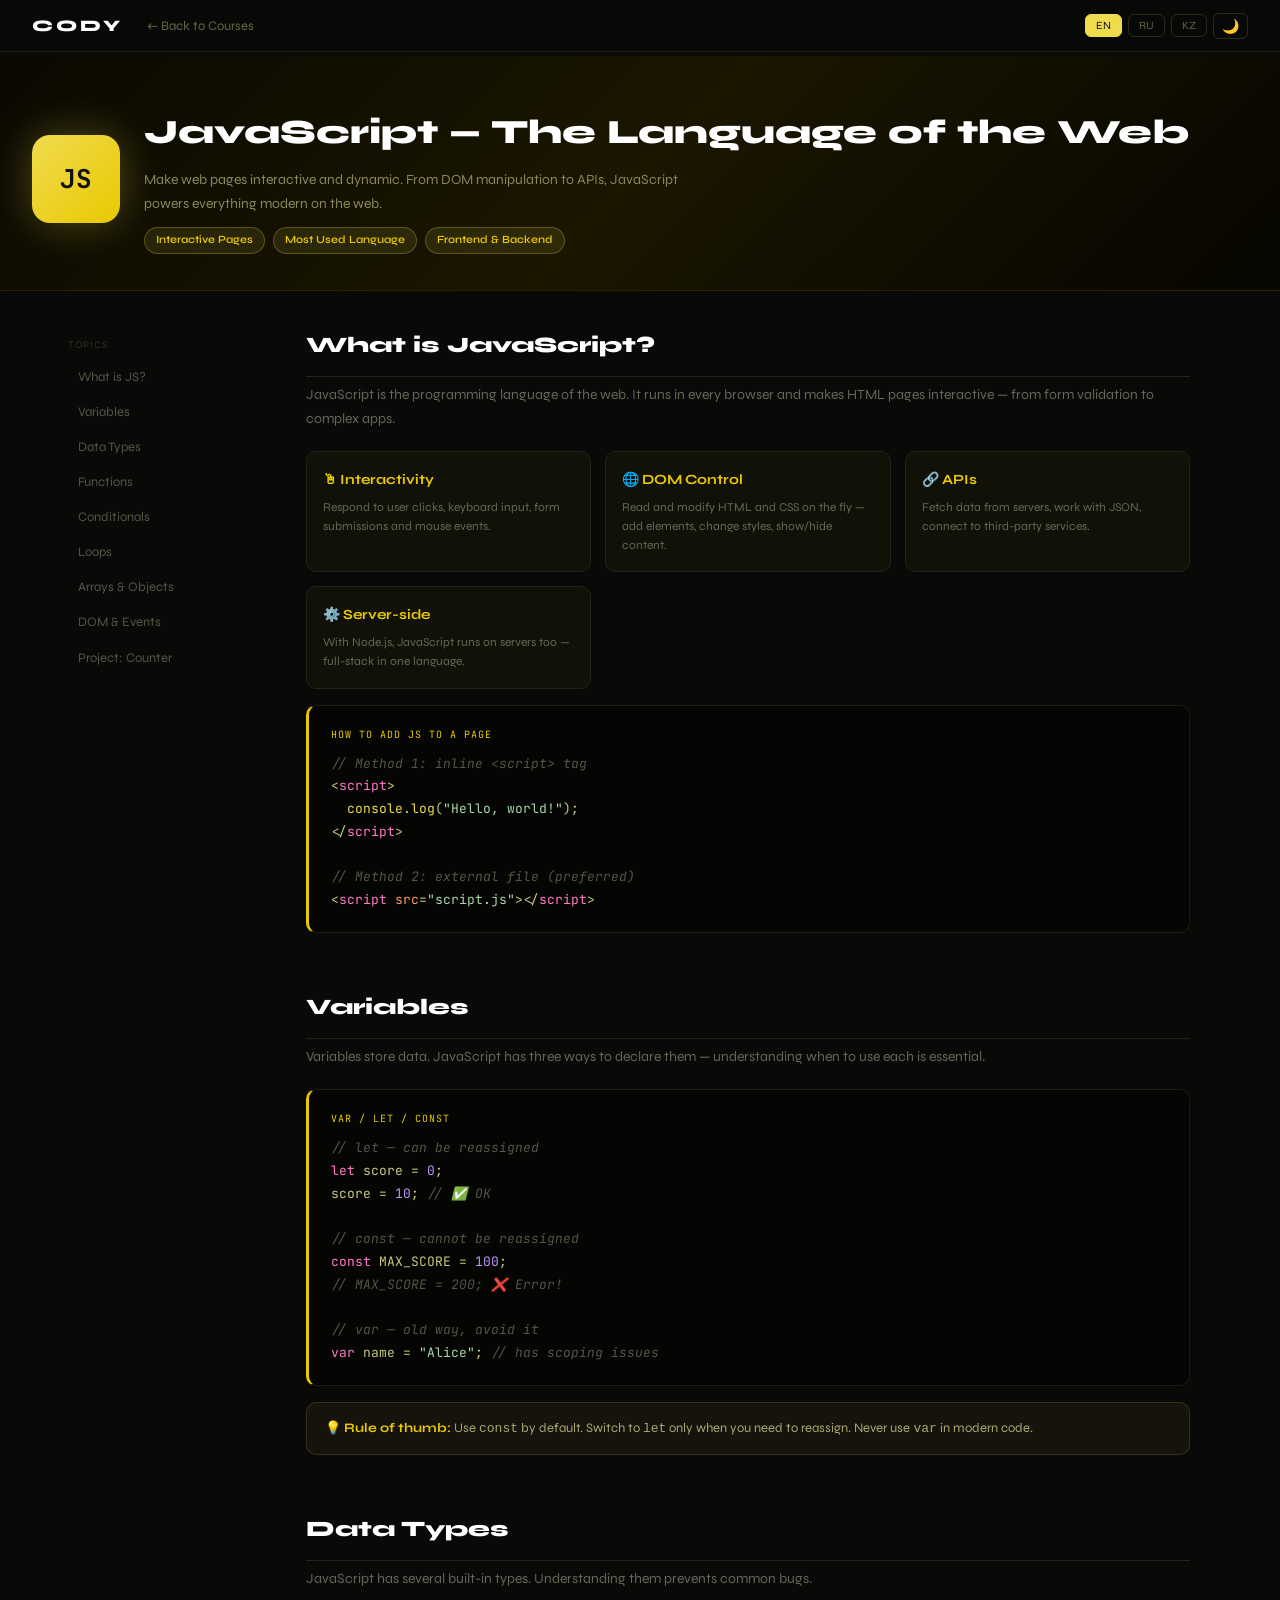
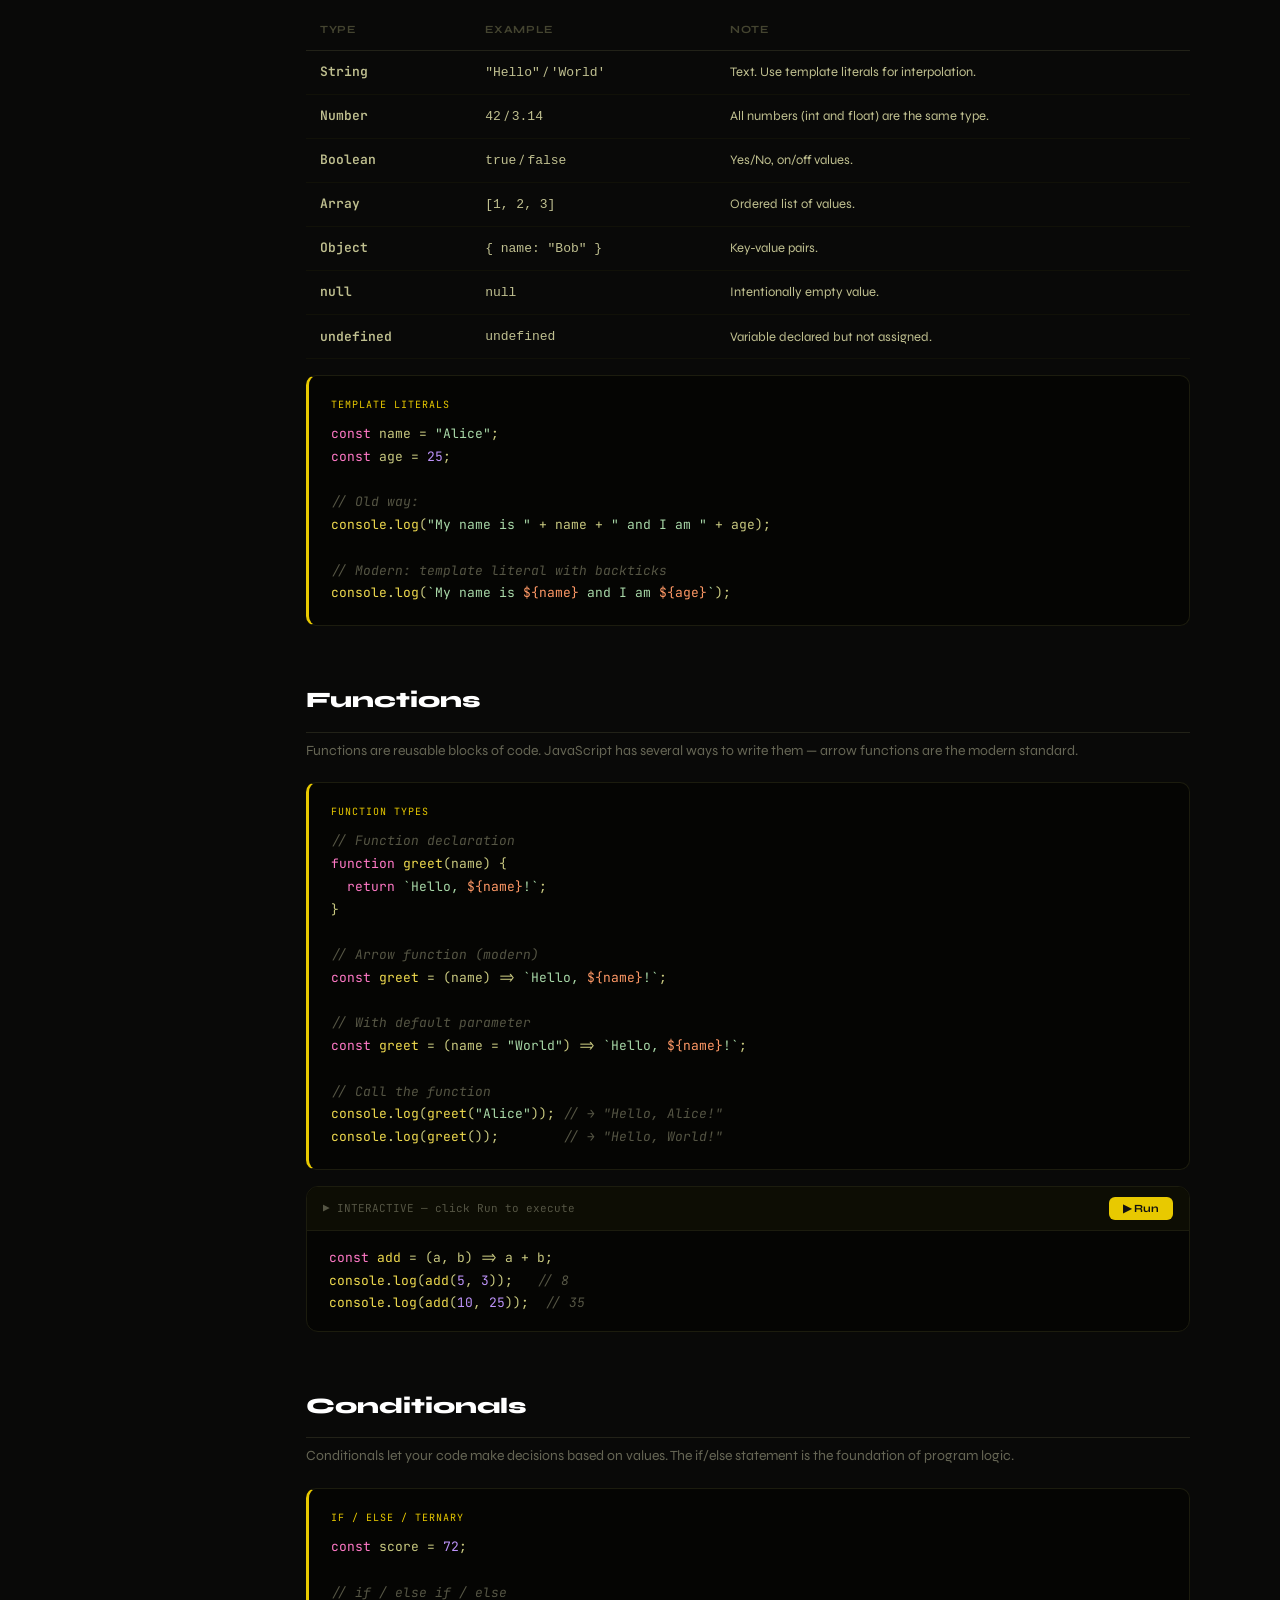
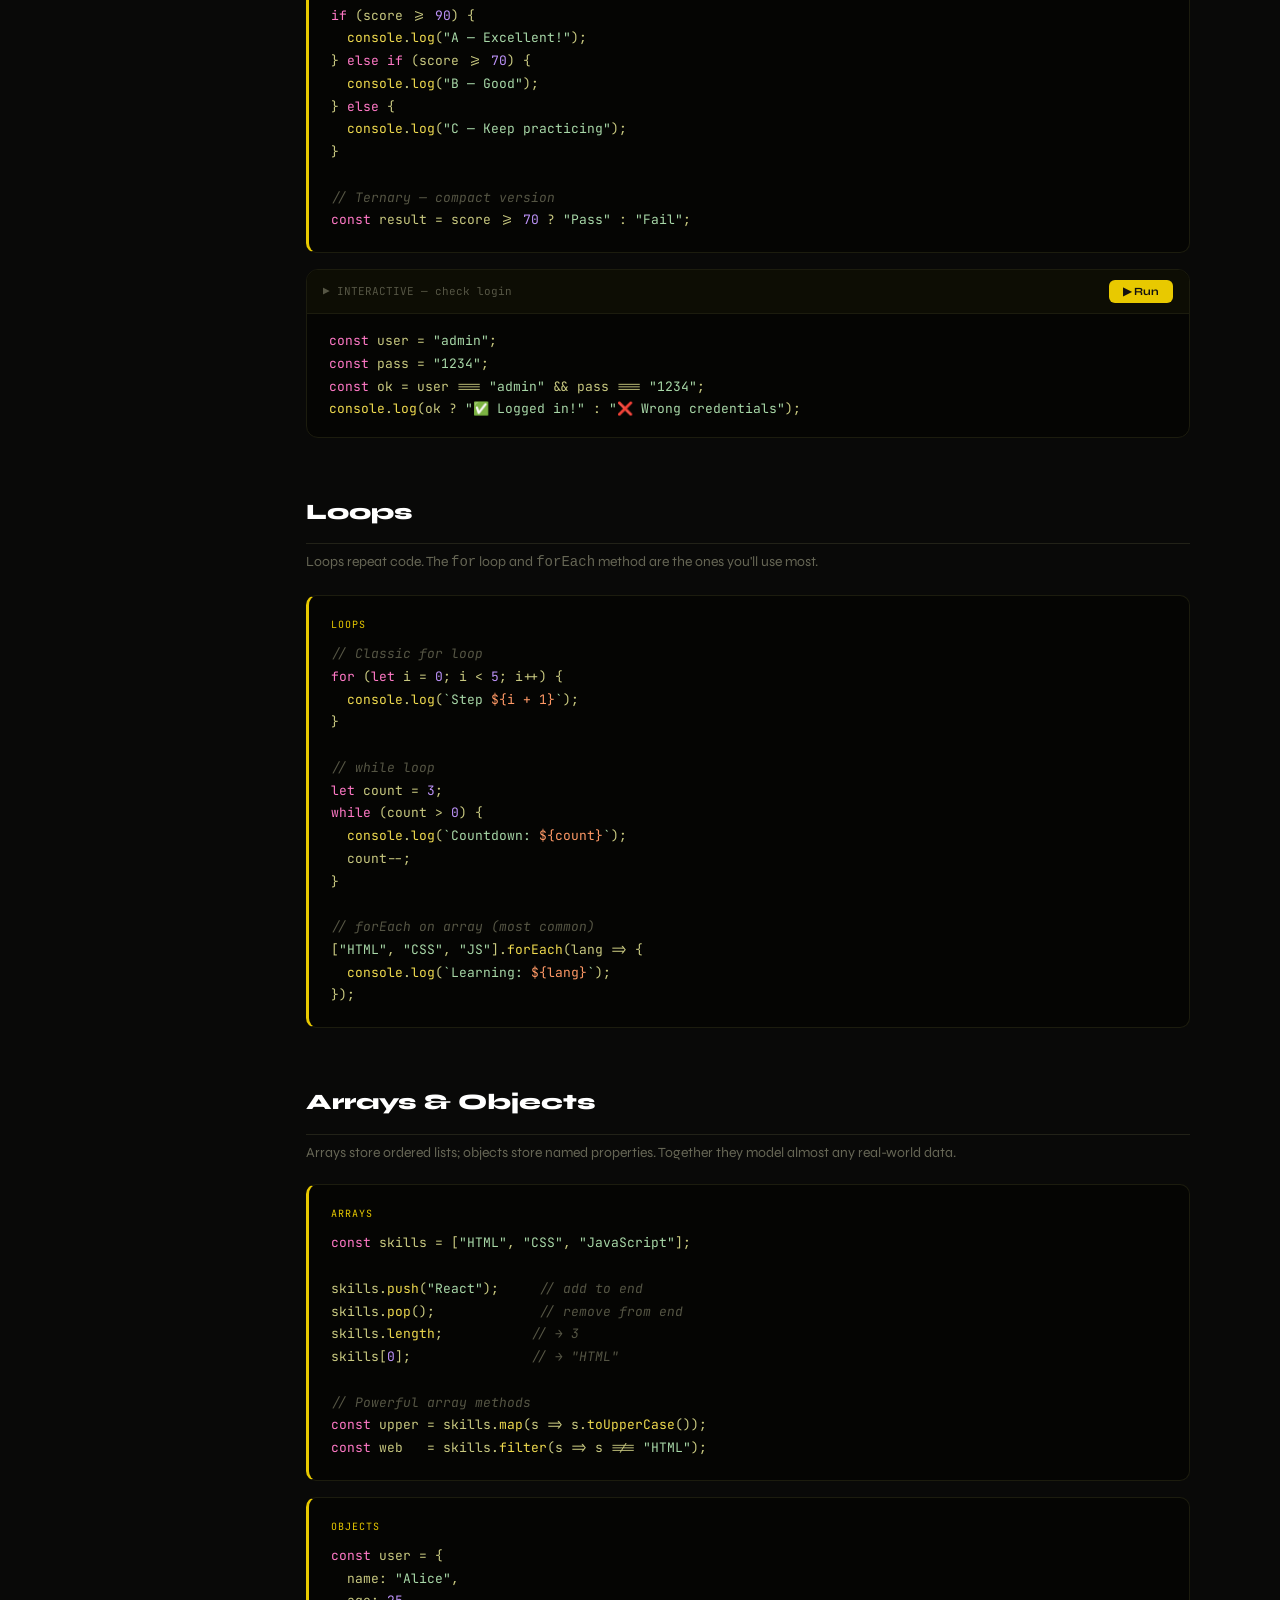
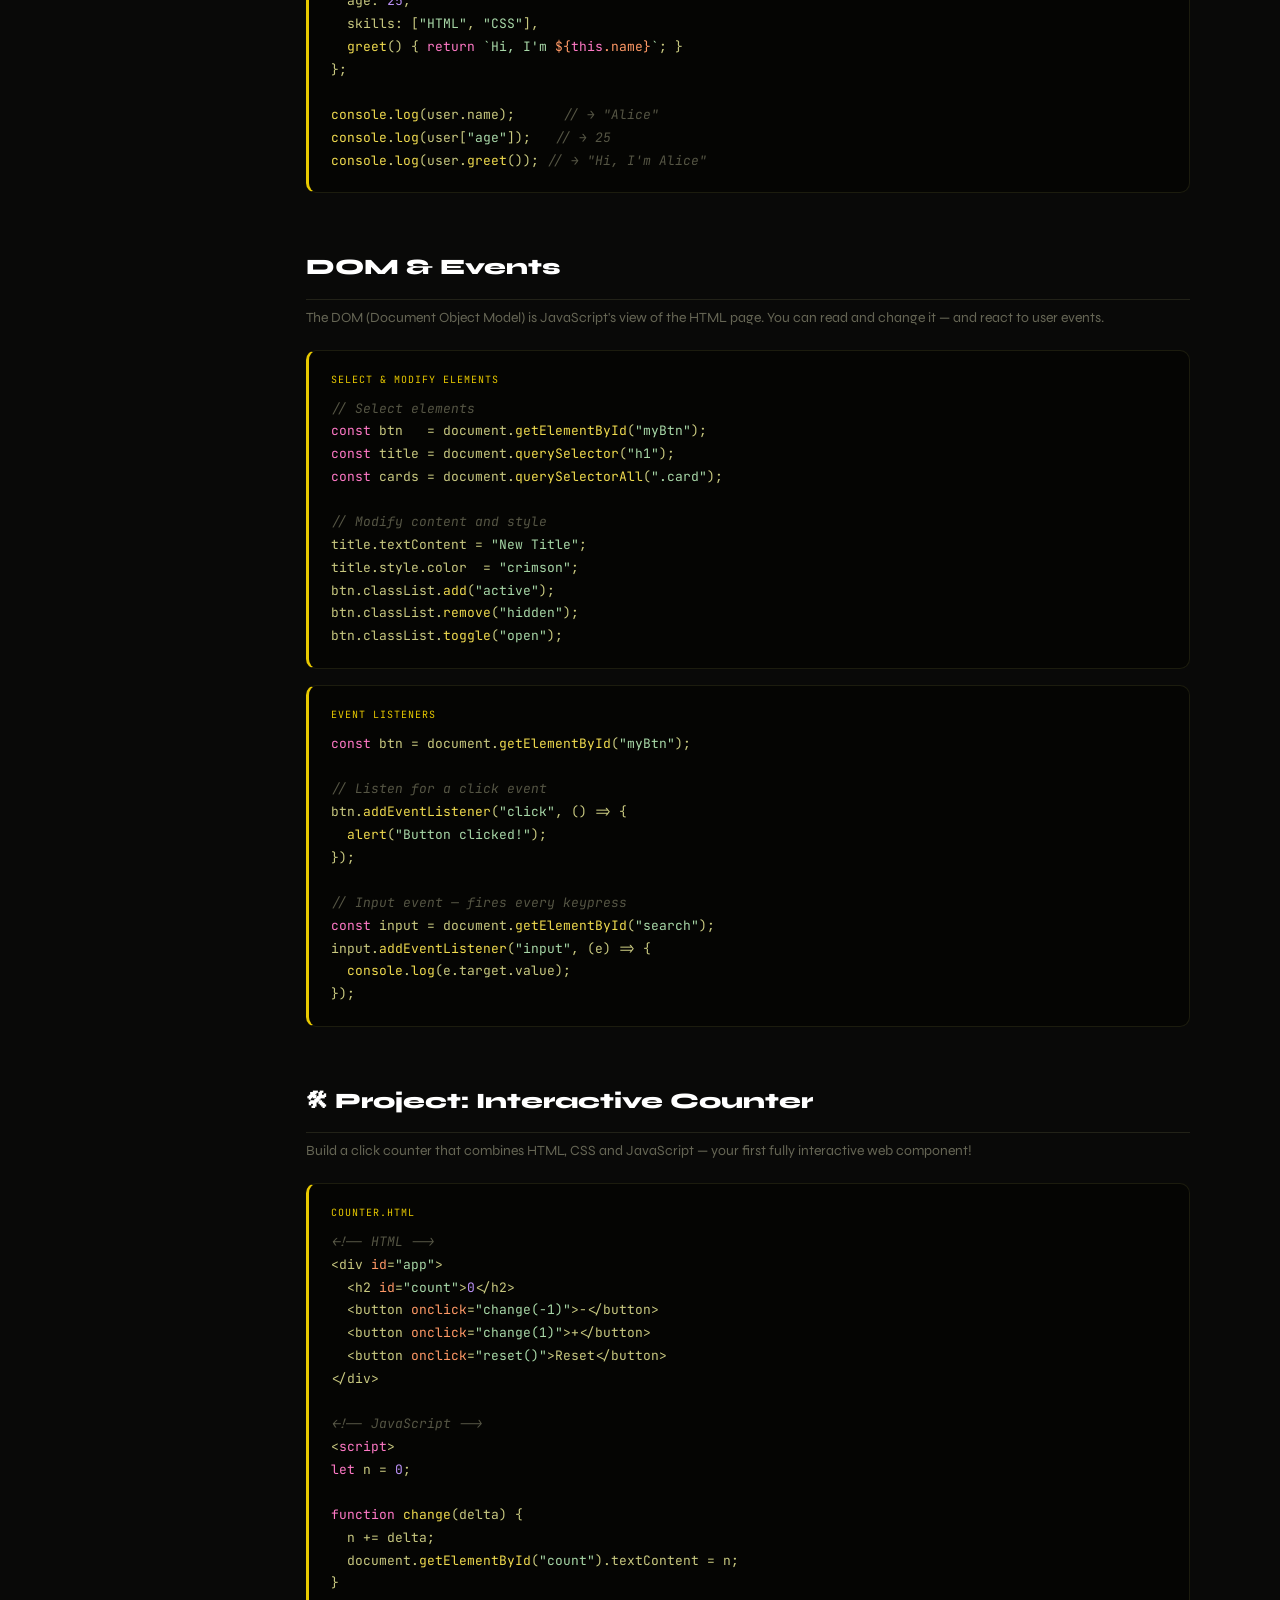
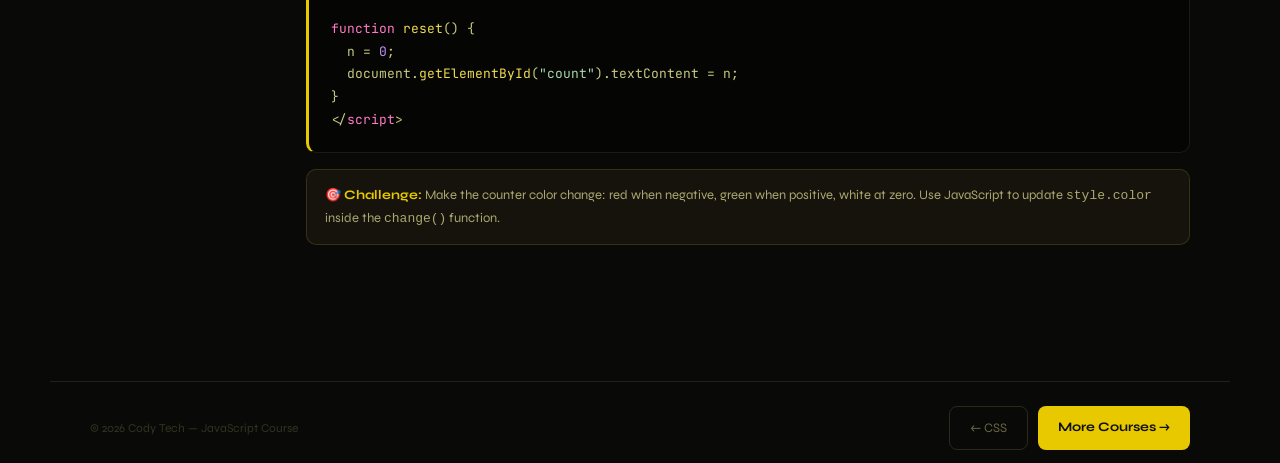
<file: learn-js.html>
<!DOCTYPE html>
<html lang="en">
<head>
<meta charset="UTF-8">
<meta name="viewport" content="width=device-width, initial-scale=1.0">
<title>JavaScript — Cody Tech</title>
<link href="https://fonts.googleapis.com/css2?family=JetBrains+Mono:wght@400;600&family=Syne:wght@400;600;800&display=swap" rel="stylesheet">
<style>
:root{
  --accent:#f0db4f;
  --accent2:#e8c900;
  --accentd:#2a2200;
  --bg:#090908;
  --bg2:#111108;
  --bg3:#181810;
  --border:#222218;
  --text:#eeeec8;
  --muted:#666655;
  --code-bg:#07070500;
}
*{margin:0;padding:0;box-sizing:border-box;}
html{scroll-behavior:smooth;}
body{background:var(--bg);color:var(--text);font-family:'Syne',sans-serif;line-height:1.7;}

.top-bar{
  position:fixed;top:0;left:0;right:0;
  display:flex;justify-content:space-between;align-items:center;
  padding:12px 32px;
  background:rgba(9,9,8,0.97);
  border-bottom:1px solid var(--border);
  backdrop-filter:blur(10px);
  z-index:1000;
}
.logo-txt{font-weight:800;font-size:16px;color:#fff;letter-spacing:3px;}
.top-left{display:flex;align-items:center;gap:24px;}
.back-a{color:#666644;text-decoration:none;font-size:13px;transition:color .2s;}
.back-a:hover{color:#f0db4f;}
.top-right{display:flex;gap:6px;align-items:center;}
.ctrl-btn{
  padding:4px 10px;border-radius:6px;
  border:1px solid #2a2a18;background:transparent;
  color:#666644;cursor:pointer;font-size:11px;font-family:'Syne',sans-serif;transition:all .2s;
}
.ctrl-btn:hover,.ctrl-btn.active{background:var(--accent);border-color:var(--accent);color:#111;}
.theme-btn{padding:4px 8px;border-radius:6px;border:1px solid #2a2a18;background:transparent;cursor:pointer;font-size:14px;}
body.light{--bg:#fafaf0;--bg2:#f0f0e0;--bg3:#e8e8d0;--border:#e0e0c0;--text:#1a1a00;--muted:#888866;--code-bg:#1a1a08;}
body.light .top-bar{background:rgba(250,250,240,0.97);}
body.light .back-a{color:#888866;}body.light .back-a:hover{color:#c8a800;}
body.light .ctrl-btn{border-color:#ccc;color:#666;}
body.light .ctrl-btn:hover,.body.light .ctrl-btn.active{color:#111;}
body.light .sidebar-link{color:#666644;}

.hero-strip{
  margin-top:56px;padding:48px 32px 36px;
  background:linear-gradient(135deg,#0a0900 0%,#1a1600 50%,#060500 100%);
  border-bottom:1px solid #2a2200;
  display:flex;align-items:center;gap:24px;
}
.lang-badge{
  width:88px;height:88px;
  background:linear-gradient(135deg,#f0db4f,#e8c900);
  border-radius:18px;display:flex;align-items:center;justify-content:center;
  flex-shrink:0;box-shadow:0 0 40px rgba(240,219,79,.3);
  font-family:'JetBrains Mono',monospace;font-weight:700;font-size:26px;color:#111;
}
.hero-info h1{font-size:34px;font-weight:800;margin-bottom:6px;color:#fff;}
.hero-info p{color:#88885a;font-size:14px;max-width:560px;}
.badges{display:flex;gap:8px;margin-top:12px;flex-wrap:wrap;}
.badge{padding:3px 11px;border-radius:20px;font-size:11px;font-weight:600;background:rgba(240,219,79,.1);border:1px solid rgba(240,219,79,.25);color:var(--accent2);}

.layout{display:flex;max-width:1180px;margin:0 auto;padding:0 0 80px;}
.sidebar{width:220px;flex-shrink:0;padding:28px 0 0;position:sticky;top:56px;height:calc(100vh - 56px);overflow-y:auto;}
.sidebar-section{margin-bottom:6px;padding:0 18px;}
.sidebar-label{font-size:10px;color:#333320;text-transform:uppercase;letter-spacing:1px;margin-bottom:6px;margin-top:18px;}
body.light .sidebar-label{color:#aaa980;}
.sidebar-link{display:block;padding:6px 10px;border-radius:6px;text-decoration:none;color:#555544;font-size:13px;transition:all .2s;margin-bottom:1px;}
.sidebar-link:hover{background:#141408;color:#e0d060;}
body.light .sidebar-link:hover{background:#e8e8c0;color:#111;}
.sidebar-link.active{background:rgba(240,219,79,.08);color:var(--accent);border-left:2px solid var(--accent2);padding-left:8px;}

.content{flex:1;padding:36px 40px 0 36px;min-width:0;}
.learn-section{margin-bottom:56px;}
.learn-section h2{font-size:22px;font-weight:800;margin-bottom:4px;color:#fff;padding-bottom:12px;border-bottom:1px solid var(--border);}
body.light .learn-section h2{color:#111100;}
.learn-section .intro{color:var(--muted);font-size:14px;margin-bottom:20px;margin-top:6px;}

.code-block{
  background:#050503;
  border:1px solid #1c1c0e;
  border-left:3px solid var(--accent2);
  border-radius:10px;padding:20px 22px;margin:16px 0;overflow-x:auto;
}
body.light .code-block{background:#1a1a08;}
.code-block pre{font-family:'JetBrains Mono',monospace;font-size:13px;line-height:1.75;color:#c9c980;}
.code-label{font-size:10px;color:var(--accent2);font-family:'JetBrains Mono',monospace;text-transform:uppercase;letter-spacing:1px;margin-bottom:10px;display:block;}
.kw{color:#ff79c6;}.fn{color:#f0db4f;}.str{color:#a8d8a8;}.num{color:#bd93f9;}.com{color:#555544;font-style:italic;}.op{color:#ff9966;}.bool{color:#ffb347;}

.concept-grid{display:grid;grid-template-columns:repeat(auto-fill,minmax(220px,1fr));gap:14px;margin-top:16px;}
.concept-card{background:var(--bg2);border:1px solid var(--border);border-radius:10px;padding:16px;}
.concept-card h4{font-size:14px;color:var(--accent2);margin-bottom:6px;}
.concept-card p{font-size:12px;color:var(--muted);line-height:1.6;}

.tip{background:rgba(240,219,79,.05);border:1px solid rgba(240,219,79,.15);border-radius:10px;padding:14px 18px;margin:16px 0;font-size:13px;color:#aaa870;}
.tip strong{color:var(--accent2);}

/* INTERACTIVE DEMO */
.demo-area{
  background:#050503;border:1px solid #1c1c0e;
  border-radius:12px;overflow:hidden;margin:16px 0;
}
body.light .demo-area{background:#1a1a08;}
.demo-header{
  padding:10px 16px;background:#0d0d04;
  border-bottom:1px solid #1c1c0e;
  display:flex;justify-content:space-between;align-items:center;
}
body.light .demo-header{background:#111104;}
.demo-header span{font-size:11px;color:#555544;font-family:'JetBrains Mono',monospace;}
.run-btn{
  padding:5px 14px;background:var(--accent2);border:none;border-radius:6px;
  color:#111;cursor:pointer;font-family:'Syne',sans-serif;font-size:11px;font-weight:700;
  transition:all .2s;
}
.run-btn:hover{background:var(--accent);transform:scale(1.05);}
.demo-code{padding:16px 22px;font-family:'JetBrains Mono',monospace;font-size:13px;line-height:1.75;color:#c9c980;white-space:pre;}
.demo-output{
  padding:12px 16px;background:#0a0a02;
  border-top:1px solid #1c1c0e;
  font-family:'JetBrains Mono',monospace;font-size:13px;
  color:#7ee787;min-height:40px;
  display:none;
}
body.light .demo-output{background:#111104;}
.demo-output.show{display:block;}

.table-style{width:100%;border-collapse:collapse;margin-top:16px;font-size:13px;}
.table-style th{text-align:left;padding:10px 14px;background:#07070300;color:#444430;font-size:11px;text-transform:uppercase;letter-spacing:.7px;border-bottom:1px solid var(--border);}
body.light .table-style th{background:#e8e8b8;color:#888866;}
.table-style td{padding:10px 14px;border-bottom:1px solid #111108;color:#c0c090;}
body.light .table-style td{color:#333310;border-bottom:1px solid #e0e0c0;}
.table-style tr:hover td{background:#0d0d04;}
body.light .table-style tr:hover td{background:#e8e8c0;}
.t-name{color:var(--accent2);font-family:'JetBrains Mono',monospace;font-weight:600;}

.page-footer{border-top:1px solid var(--border);padding:24px 40px;display:flex;justify-content:space-between;align-items:center;max-width:1180px;margin:0 auto;font-size:12px;color:#333320;}
.nav-btns{display:flex;gap:10px;}
.next-btn{padding:10px 20px;background:var(--accent2);border:none;border-radius:8px;color:#111;cursor:pointer;font-family:'Syne',sans-serif;font-size:13px;font-weight:700;text-decoration:none;transition:all .2s;}
.next-btn:hover{background:var(--accent);transform:translateY(-1px);}
.prev-btn{padding:10px 20px;background:transparent;border:1px solid #2a2a18;border-radius:8px;color:#666644;cursor:pointer;font-family:'Syne',sans-serif;font-size:13px;text-decoration:none;transition:all .2s;}
.prev-btn:hover{border-color:var(--accent2);color:var(--accent);}
</style>
</head>
<body>

<div class="top-bar">
  <div class="top-left">
    <span class="logo-txt">CODY</span>
    <a href="download.html" class="back-a">← <span data-i="back">Back to Courses</span></a>
  </div>
  <div class="top-right">
    <button class="ctrl-btn active" onclick="setLang('en',this)">EN</button>
    <button class="ctrl-btn" onclick="setLang('ru',this)">RU</button>
    <button class="ctrl-btn" onclick="setLang('kz',this)">KZ</button>
    <button class="theme-btn" id="themeBtn" onclick="toggleTheme()">🌙</button>
  </div>
</div>

<div class="hero-strip">
  <div class="lang-badge">JS</div>
  <div class="hero-info">
    <h1 data-i="title">JavaScript — The Language of the Web</h1>
    <p data-i="hero_desc">Make web pages interactive and dynamic. From DOM manipulation to APIs, JavaScript powers everything modern on the web.</p>
    <div class="badges">
      <span class="badge" data-i="b1">Interactive Pages</span>
      <span class="badge" data-i="b2">Most Used Language</span>
      <span class="badge" data-i="b3">Frontend & Backend</span>
    </div>
  </div>
</div>

<div class="layout">
  <nav class="sidebar">
    <div class="sidebar-section">
      <div class="sidebar-label" data-i="nav_label">Topics</div>
      <a href="#intro" class="sidebar-link active" data-i="nav_intro">What is JS?</a>
      <a href="#variables" class="sidebar-link" data-i="nav_vars">Variables</a>
      <a href="#types" class="sidebar-link" data-i="nav_types">Data Types</a>
      <a href="#functions" class="sidebar-link" data-i="nav_fns">Functions</a>
      <a href="#conditionals" class="sidebar-link" data-i="nav_cond">Conditionals</a>
      <a href="#loops" class="sidebar-link" data-i="nav_loops">Loops</a>
      <a href="#arrays" class="sidebar-link" data-i="nav_arr">Arrays & Objects</a>
      <a href="#dom" class="sidebar-link" data-i="nav_dom">DOM & Events</a>
      <a href="#practice" class="sidebar-link" data-i="nav_practice">Project: Counter</a>
    </div>
  </nav>

  <main class="content">

    <div class="learn-section" id="intro">
      <h2 data-i="s1_title">What is JavaScript?</h2>
      <p class="intro" data-i="s1_intro">JavaScript is the programming language of the web. It runs in every browser and makes HTML pages interactive — from form validation to complex apps.</p>
      <div class="concept-grid">
        <div class="concept-card"><h4 data-i="c1_t">🖱 Interactivity</h4><p data-i="c1_d">Respond to user clicks, keyboard input, form submissions and mouse events.</p></div>
        <div class="concept-card"><h4 data-i="c2_t">🌐 DOM Control</h4><p data-i="c2_d">Read and modify HTML and CSS on the fly — add elements, change styles, show/hide content.</p></div>
        <div class="concept-card"><h4 data-i="c3_t">🔗 APIs</h4><p data-i="c3_d">Fetch data from servers, work with JSON, connect to third-party services.</p></div>
        <div class="concept-card"><h4 data-i="c4_t">⚙️ Server-side</h4><p data-i="c4_d">With Node.js, JavaScript runs on servers too — full-stack in one language.</p></div>
      </div>
      <div class="code-block">
        <span class="code-label">how to add JS to a page</span>
        <pre><span class="com">// Method 1: inline &lt;script&gt; tag</span>
&lt;<span class="kw">script</span>&gt;
  <span class="fn">console</span>.<span class="fn">log</span>(<span class="str">"Hello, world!"</span>);
&lt;/<span class="kw">script</span>&gt;

<span class="com">// Method 2: external file (preferred)</span>
&lt;<span class="kw">script</span> <span class="op">src</span>=<span class="str">"script.js"</span>&gt;&lt;/<span class="kw">script</span>&gt;</pre>
      </div>
    </div>

    <div class="learn-section" id="variables">
      <h2 data-i="s2_title">Variables</h2>
      <p class="intro" data-i="s2_intro">Variables store data. JavaScript has three ways to declare them — understanding when to use each is essential.</p>
      <div class="code-block">
        <span class="code-label">var / let / const</span>
        <pre><span class="com">// let — can be reassigned</span>
<span class="kw">let</span> score = <span class="num">0</span>;
score = <span class="num">10</span>; <span class="com">// ✅ OK</span>

<span class="com">// const — cannot be reassigned</span>
<span class="kw">const</span> MAX_SCORE = <span class="num">100</span>;
<span class="com">// MAX_SCORE = 200; ❌ Error!</span>

<span class="com">// var — old way, avoid it</span>
<span class="kw">var</span> name = <span class="str">"Alice"</span>; <span class="com">// has scoping issues</span></pre>
      </div>
      <div class="tip"><strong>💡 Rule of thumb:</strong> <span data-i="tip_vars">Use <code>const</code> by default. Switch to <code>let</code> only when you need to reassign. Never use <code>var</code> in modern code.</span></div>
    </div>

    <div class="learn-section" id="types">
      <h2 data-i="s3_title">Data Types</h2>
      <p class="intro" data-i="s3_intro">JavaScript has several built-in types. Understanding them prevents common bugs.</p>
      <table class="table-style">
        <thead><tr><th data-i="th_type">Type</th><th data-i="th_ex">Example</th><th data-i="th_note">Note</th></tr></thead>
        <tbody>
          <tr><td class="t-name">String</td><td><code>"Hello"</code> / <code>'World'</code></td><td data-i="type1">Text. Use template literals for interpolation.</td></tr>
          <tr><td class="t-name">Number</td><td><code>42</code> / <code>3.14</code></td><td data-i="type2">All numbers (int and float) are the same type.</td></tr>
          <tr><td class="t-name">Boolean</td><td><code>true</code> / <code>false</code></td><td data-i="type3">Yes/No, on/off values.</td></tr>
          <tr><td class="t-name">Array</td><td><code>[1, 2, 3]</code></td><td data-i="type4">Ordered list of values.</td></tr>
          <tr><td class="t-name">Object</td><td><code>{ name: "Bob" }</code></td><td data-i="type5">Key-value pairs.</td></tr>
          <tr><td class="t-name">null</td><td><code>null</code></td><td data-i="type6">Intentionally empty value.</td></tr>
          <tr><td class="t-name">undefined</td><td><code>undefined</code></td><td data-i="type7">Variable declared but not assigned.</td></tr>
        </tbody>
      </table>
      <div class="code-block">
        <span class="code-label">template literals</span>
        <pre><span class="kw">const</span> name = <span class="str">"Alice"</span>;
<span class="kw">const</span> age = <span class="num">25</span>;

<span class="com">// Old way:</span>
<span class="fn">console</span>.<span class="fn">log</span>(<span class="str">"My name is "</span> + name + <span class="str">" and I am "</span> + age);

<span class="com">// Modern: template literal with backticks</span>
<span class="fn">console</span>.<span class="fn">log</span>(<span class="str">`My name is <span class="op">${name}</span> and I am <span class="op">${age}</span>`</span>);</pre>
      </div>
    </div>

    <div class="learn-section" id="functions">
      <h2 data-i="s4_title">Functions</h2>
      <p class="intro" data-i="s4_intro">Functions are reusable blocks of code. JavaScript has several ways to write them — arrow functions are the modern standard.</p>
      <div class="code-block">
        <span class="code-label">function types</span>
        <pre><span class="com">// Function declaration</span>
<span class="kw">function</span> <span class="fn">greet</span>(name) {
  <span class="kw">return</span> <span class="str">`Hello, <span class="op">${name}</span>!`</span>;
}

<span class="com">// Arrow function (modern)</span>
<span class="kw">const</span> <span class="fn">greet</span> = (name) => <span class="str">`Hello, <span class="op">${name}</span>!`</span>;

<span class="com">// With default parameter</span>
<span class="kw">const</span> <span class="fn">greet</span> = (name = <span class="str">"World"</span>) => <span class="str">`Hello, <span class="op">${name}</span>!`</span>;

<span class="com">// Call the function</span>
<span class="fn">console</span>.<span class="fn">log</span>(<span class="fn">greet</span>(<span class="str">"Alice"</span>)); <span class="com">// → "Hello, Alice!"</span>
<span class="fn">console</span>.<span class="fn">log</span>(<span class="fn">greet</span>());        <span class="com">// → "Hello, World!"</span></pre>
      </div>

      <!-- INTERACTIVE DEMO -->
      <div class="demo-area">
        <div class="demo-header">
          <span>▶ INTERACTIVE — click Run to execute</span>
          <button class="run-btn" onclick="runDemo1()">▶ Run</button>
        </div>
        <div class="demo-code"><span class="kw">const</span> <span class="fn">add</span> = (a, b) => a + b;
<span class="fn">console</span>.<span class="fn">log</span>(<span class="fn">add</span>(<span class="num">5</span>, <span class="num">3</span>));   <span class="com">// 8</span>
<span class="fn">console</span>.<span class="fn">log</span>(<span class="fn">add</span>(<span class="num">10</span>, <span class="num">25</span>));  <span class="com">// 35</span></div>
        <div class="demo-output" id="out1"></div>
      </div>
    </div>

    <div class="learn-section" id="conditionals">
      <h2 data-i="s5_title">Conditionals</h2>
      <p class="intro" data-i="s5_intro">Conditionals let your code make decisions based on values. The if/else statement is the foundation of program logic.</p>
      <div class="code-block">
        <span class="code-label">if / else / ternary</span>
        <pre><span class="kw">const</span> score = <span class="num">72</span>;

<span class="com">// if / else if / else</span>
<span class="kw">if</span> (score >= <span class="num">90</span>) {
  <span class="fn">console</span>.<span class="fn">log</span>(<span class="str">"A — Excellent!"</span>);
} <span class="kw">else if</span> (score >= <span class="num">70</span>) {
  <span class="fn">console</span>.<span class="fn">log</span>(<span class="str">"B — Good"</span>);
} <span class="kw">else</span> {
  <span class="fn">console</span>.<span class="fn">log</span>(<span class="str">"C — Keep practicing"</span>);
}

<span class="com">// Ternary — compact version</span>
<span class="kw">const</span> result = score >= <span class="num">70</span> ? <span class="str">"Pass"</span> : <span class="str">"Fail"</span>;</pre>
      </div>
      <div class="demo-area">
        <div class="demo-header">
          <span>▶ INTERACTIVE — check login</span>
          <button class="run-btn" onclick="runDemo2()">▶ Run</button>
        </div>
        <div class="demo-code"><span class="kw">const</span> user = <span class="str">"admin"</span>;
<span class="kw">const</span> pass = <span class="str">"1234"</span>;
<span class="kw">const</span> ok = user === <span class="str">"admin"</span> && pass === <span class="str">"1234"</span>;
<span class="fn">console</span>.<span class="fn">log</span>(ok ? <span class="str">"✅ Logged in!"</span> : <span class="str">"❌ Wrong credentials"</span>);</div>
        <div class="demo-output" id="out2"></div>
      </div>
    </div>

    <div class="learn-section" id="loops">
      <h2 data-i="s6_title">Loops</h2>
      <p class="intro" data-i="s6_intro">Loops repeat code. The <code>for</code> loop and <code>forEach</code> method are the ones you'll use most.</p>
      <div class="code-block">
        <span class="code-label">loops</span>
        <pre><span class="com">// Classic for loop</span>
<span class="kw">for</span> (<span class="kw">let</span> i = <span class="num">0</span>; i < <span class="num">5</span>; i++) {
  <span class="fn">console</span>.<span class="fn">log</span>(<span class="str">`Step <span class="op">${i + 1}</span>`</span>);
}

<span class="com">// while loop</span>
<span class="kw">let</span> count = <span class="num">3</span>;
<span class="kw">while</span> (count > <span class="num">0</span>) {
  <span class="fn">console</span>.<span class="fn">log</span>(<span class="str">`Countdown: <span class="op">${count}</span>`</span>);
  count--;
}

<span class="com">// forEach on array (most common)</span>
[<span class="str">"HTML"</span>, <span class="str">"CSS"</span>, <span class="str">"JS"</span>].<span class="fn">forEach</span>(lang => {
  <span class="fn">console</span>.<span class="fn">log</span>(<span class="str">`Learning: <span class="op">${lang}</span>`</span>);
});</pre>
      </div>
    </div>

    <div class="learn-section" id="arrays">
      <h2 data-i="s7_title">Arrays &amp; Objects</h2>
      <p class="intro" data-i="s7_intro">Arrays store ordered lists; objects store named properties. Together they model almost any real-world data.</p>
      <div class="code-block">
        <span class="code-label">arrays</span>
        <pre><span class="kw">const</span> skills = [<span class="str">"HTML"</span>, <span class="str">"CSS"</span>, <span class="str">"JavaScript"</span>];

skills.<span class="fn">push</span>(<span class="str">"React"</span>);     <span class="com">// add to end</span>
skills.<span class="fn">pop</span>();             <span class="com">// remove from end</span>
skills.<span class="fn">length</span>;           <span class="com">// → 3</span>
skills[<span class="num">0</span>];               <span class="com">// → "HTML"</span>

<span class="com">// Powerful array methods</span>
<span class="kw">const</span> upper = skills.<span class="fn">map</span>(s => s.<span class="fn">toUpperCase</span>());
<span class="kw">const</span> web   = skills.<span class="fn">filter</span>(s => s !== <span class="str">"HTML"</span>);</pre>
      </div>
      <div class="code-block">
        <span class="code-label">objects</span>
        <pre><span class="kw">const</span> user = {
  name: <span class="str">"Alice"</span>,
  age: <span class="num">25</span>,
  skills: [<span class="str">"HTML"</span>, <span class="str">"CSS"</span>],
  <span class="fn">greet</span>() { <span class="kw">return</span> <span class="str">`Hi, I'm <span class="op">${<span class="kw">this</span>.name}</span>`</span>; }
};

<span class="fn">console</span>.<span class="fn">log</span>(user.name);      <span class="com">// → "Alice"</span>
<span class="fn">console</span>.<span class="fn">log</span>(user[<span class="str">"age"</span>]);   <span class="com">// → 25</span>
<span class="fn">console</span>.<span class="fn">log</span>(user.<span class="fn">greet</span>()); <span class="com">// → "Hi, I'm Alice"</span></pre>
      </div>
    </div>

    <div class="learn-section" id="dom">
      <h2 data-i="s8_title">DOM &amp; Events</h2>
      <p class="intro" data-i="s8_intro">The DOM (Document Object Model) is JavaScript's view of the HTML page. You can read and change it — and react to user events.</p>
      <div class="code-block">
        <span class="code-label">select & modify elements</span>
        <pre><span class="com">// Select elements</span>
<span class="kw">const</span> btn   = document.<span class="fn">getElementById</span>(<span class="str">"myBtn"</span>);
<span class="kw">const</span> title = document.<span class="fn">querySelector</span>(<span class="str">"h1"</span>);
<span class="kw">const</span> cards = document.<span class="fn">querySelectorAll</span>(<span class="str">".card"</span>);

<span class="com">// Modify content and style</span>
title.textContent = <span class="str">"New Title"</span>;
title.style.color  = <span class="str">"crimson"</span>;
btn.classList.<span class="fn">add</span>(<span class="str">"active"</span>);
btn.classList.<span class="fn">remove</span>(<span class="str">"hidden"</span>);
btn.classList.<span class="fn">toggle</span>(<span class="str">"open"</span>);</pre>
      </div>
      <div class="code-block">
        <span class="code-label">event listeners</span>
        <pre><span class="kw">const</span> btn = document.<span class="fn">getElementById</span>(<span class="str">"myBtn"</span>);

<span class="com">// Listen for a click event</span>
btn.<span class="fn">addEventListener</span>(<span class="str">"click"</span>, () => {
  <span class="fn">alert</span>(<span class="str">"Button clicked!"</span>);
});

<span class="com">// Input event — fires every keypress</span>
<span class="kw">const</span> input = document.<span class="fn">getElementById</span>(<span class="str">"search"</span>);
input.<span class="fn">addEventListener</span>(<span class="str">"input"</span>, (e) => {
  <span class="fn">console</span>.<span class="fn">log</span>(e.target.value);
});</pre>
      </div>
    </div>

    <div class="learn-section" id="practice">
      <h2 data-i="s9_title">🛠 Project: Interactive Counter</h2>
      <p class="intro" data-i="s9_intro">Build a click counter that combines HTML, CSS and JavaScript — your first fully interactive web component!</p>
      <div class="code-block">
        <span class="code-label">counter.html</span>
        <pre><span class="com">&lt;!-- HTML --&gt;</span>
&lt;div <span class="op">id</span>=<span class="str">"app"</span>&gt;
  &lt;h2 <span class="op">id</span>=<span class="str">"count"</span>&gt;<span class="num">0</span>&lt;/h2&gt;
  &lt;button <span class="op">onclick</span>=<span class="str">"change(-1)"</span>&gt;−&lt;/button&gt;
  &lt;button <span class="op">onclick</span>=<span class="str">"change(1)"</span>&gt;+&lt;/button&gt;
  &lt;button <span class="op">onclick</span>=<span class="str">"reset()"</span>&gt;Reset&lt;/button&gt;
&lt;/div&gt;

<span class="com">&lt;!-- JavaScript --&gt;</span>
&lt;<span class="kw">script</span>&gt;
<span class="kw">let</span> n = <span class="num">0</span>;

<span class="kw">function</span> <span class="fn">change</span>(delta) {
  n += delta;
  document.<span class="fn">getElementById</span>(<span class="str">"count"</span>).textContent = n;
}

<span class="kw">function</span> <span class="fn">reset</span>() {
  n = <span class="num">0</span>;
  document.<span class="fn">getElementById</span>(<span class="str">"count"</span>).textContent = n;
}
&lt;/<span class="kw">script</span>&gt;</pre>
      </div>
      <div class="tip"><strong>🎯 Challenge:</strong> <span data-i="challenge">Make the counter color change: red when negative, green when positive, white at zero. Use JavaScript to update <code>style.color</code> inside the <code>change()</code> function.</span></div>
    </div>

  </main>
</div>

<div class="page-footer">
  <span data-i="footer_txt">© 2026 Cody Tech — JavaScript Course</span>
  <div class="nav-btns">
    <a href="learn-css.html" class="prev-btn" data-i="prev_btn">← CSS</a>
    <a href="download.html" class="next-btn" data-i="next_btn">More Courses →</a>
  </div>
</div>

<script>
function runDemo1(){
  const add=(a,b)=>a+b;
  const out=document.getElementById('out1');
  out.textContent='> '+add(5,3)+'\n> '+add(10,25);
  out.classList.add('show');
}
function runDemo2(){
  const user='admin',pass='1234';
  const ok=user==='admin'&&pass==='1234';
  const out=document.getElementById('out2');
  out.textContent='> '+(ok?'✅ Logged in!':'❌ Wrong credentials');
  out.classList.add('show');
}

const T={
  en:{
    back:"Back to Courses",title:"JavaScript — The Language of the Web",
    hero_desc:"Make web pages interactive and dynamic. From DOM manipulation to APIs, JavaScript powers everything modern on the web.",
    b1:"Interactive Pages",b2:"Most Used Language",b3:"Frontend & Backend",
    nav_label:"Topics",nav_intro:"What is JS?",nav_vars:"Variables",nav_types:"Data Types",
    nav_fns:"Functions",nav_cond:"Conditionals",nav_loops:"Loops",
    nav_arr:"Arrays & Objects",nav_dom:"DOM & Events",nav_practice:"Project: Counter",
    s1_title:"What is JavaScript?",s1_intro:"JavaScript is the programming language of the web. It runs in every browser and makes HTML pages interactive.",
    c1_t:"🖱 Interactivity",c1_d:"Respond to user clicks, keyboard input, form submissions and mouse events.",
    c2_t:"🌐 DOM Control",c2_d:"Read and modify HTML and CSS on the fly — add elements, change styles.",
    c3_t:"🔗 APIs",c3_d:"Fetch data from servers, work with JSON, connect to third-party services.",
    c4_t:"⚙️ Server-side",c4_d:"With Node.js, JavaScript runs on servers too — full-stack in one language.",
    s2_title:"Variables",s2_intro:"Variables store data. JavaScript has three ways to declare them.",
    tip_vars:"Use const by default. Switch to let only when you need to reassign. Never use var in modern code.",
    s3_title:"Data Types",s3_intro:"JavaScript has several built-in types. Understanding them prevents common bugs.",
    th_type:"Type",th_ex:"Example",th_note:"Note",
    type1:"Text. Use template literals for interpolation.",type2:"All numbers (int and float) are the same type.",
    type3:"Yes/No, on/off values.",type4:"Ordered list of values.",type5:"Key-value pairs.",
    type6:"Intentionally empty value.",type7:"Variable declared but not assigned.",
    s4_title:"Functions",s4_intro:"Functions are reusable blocks of code. Arrow functions are the modern standard.",
    s5_title:"Conditionals",s5_intro:"Conditionals let your code make decisions. The if/else statement is the foundation of program logic.",
    s6_title:"Loops",s6_intro:"Loops repeat code. for and forEach are the ones you'll use most.",
    s7_title:"Arrays & Objects",s7_intro:"Arrays store ordered lists; objects store named properties. Together they model any real-world data.",
    s8_title:"DOM & Events",s8_intro:"The DOM is JavaScript's view of the HTML page. You can read, change it and react to user events.",
    s9_title:"🛠 Project: Interactive Counter",s9_intro:"Build a click counter that combines HTML, CSS and JavaScript — your first fully interactive component!",
    challenge:"Make the counter color change: red when negative, green when positive, white at zero.",
    footer_txt:"© 2026 Cody Tech — JavaScript Course",prev_btn:"← CSS",next_btn:"More Courses →",
  },
  ru:{
    back:"Назад к курсам",title:"JavaScript — Язык веба",
    hero_desc:"Делайте страницы интерактивными. От DOM до API — JavaScript управляет всем современным вебом.",
    b1:"Интерактивность",b2:"Самый используемый",b3:"Frontend и Backend",
    nav_label:"Темы",nav_intro:"Что такое JS?",nav_vars:"Переменные",nav_types:"Типы данных",
    nav_fns:"Функции",nav_cond:"Условия",nav_loops:"Циклы",
    nav_arr:"Массивы и объекты",nav_dom:"DOM и события",nav_practice:"Проект: Счётчик",
    s1_title:"Что такое JavaScript?",s1_intro:"JavaScript — язык программирования веба. Работает в каждом браузере и делает HTML-страницы интерактивными.",
    c1_t:"🖱 Интерактивность",c1_d:"Реакция на клики, клавиатуру, формы и события мыши.",
    c2_t:"🌐 Управление DOM",c2_d:"Читайте и изменяйте HTML и CSS на лету — добавляйте элементы, меняйте стили.",
    c3_t:"🔗 API",c3_d:"Получайте данные с серверов, работайте с JSON, подключайтесь к сторонним сервисам.",
    c4_t:"⚙️ Серверная часть",c4_d:"С Node.js JavaScript работает и на серверах — full-stack на одном языке.",
    s2_title:"Переменные",s2_intro:"Переменные хранят данные. В JavaScript три способа их объявить.",
    tip_vars:"Используйте const по умолчанию. Переключайтесь на let только при необходимости переприсвоения. Никогда не используйте var.",
    s3_title:"Типы данных",s3_intro:"JavaScript имеет несколько встроенных типов. Понимание их предотвращает распространённые ошибки.",
    th_type:"Тип",th_ex:"Пример",th_note:"Примечание",
    type1:"Текст. Используйте шаблонные строки для интерполяции.",type2:"Все числа (целые и дробные) — один тип.",
    type3:"Да/Нет, вкл/выкл.",type4:"Упорядоченный список значений.",type5:"Пары ключ-значение.",
    type6:"Намеренно пустое значение.",type7:"Переменная объявлена, но не присвоена.",
    s4_title:"Функции",s4_intro:"Функции — многократно используемые блоки кода. Стрелочные функции — современный стандарт.",
    s5_title:"Условия",s5_intro:"Условия позволяют коду принимать решения. Оператор if/else — основа логики программы.",
    s6_title:"Циклы",s6_intro:"Циклы повторяют код. for и forEach — самые часто используемые.",
    s7_title:"Массивы и объекты",s7_intro:"Массивы хранят упорядоченные списки; объекты — именованные свойства.",
    s8_title:"DOM и события",s8_intro:"DOM — представление JavaScript об HTML-странице. Можно читать, изменять и реагировать на события.",
    s9_title:"🛠 Проект: Интерактивный счётчик",s9_intro:"Создайте счётчик кликов, объединяющий HTML, CSS и JavaScript.",
    challenge:"Измените цвет счётчика: красный при отрицательных, зелёный при положительных, белый при нуле.",
    footer_txt:"© 2026 Cody Tech — Курс JavaScript",prev_btn:"← CSS",next_btn:"Все курсы →",
  },
  kz:{
    back:"Курстарға оралу",title:"JavaScript — Веб тілі",
    hero_desc:"Беттерді интерактивті етіңіз. DOM-нан API-ға дейін — JavaScript заманауи вебтің барлығын басқарады.",
    b1:"Интерактивтілік",b2:"Ең танымал тіл",b3:"Frontend және Backend",
    nav_label:"Тақырыптар",nav_intro:"JS дегеніміз не?",nav_vars:"Айнымалылар",nav_types:"Деректер түрлері",
    nav_fns:"Функциялар",nav_cond:"Шарттар",nav_loops:"Циклдер",
    nav_arr:"Массивтер мен объектілер",nav_dom:"DOM және оқиғалар",nav_practice:"Жоба: Санауыш",
    s1_title:"JavaScript дегеніміз не?",s1_intro:"JavaScript — веб бағдарламалау тілі. Барлық браузерлерде жұмыс істейді және HTML беттерін интерактивті етеді.",
    c1_t:"🖱 Интерактивтілік",c1_d:"Шерту, пернетақта, форма жіберу және тышқан оқиғаларына жауап беру.",
    c2_t:"🌐 DOM басқару",c2_d:"HTML мен CSS-ті «ұшу кезінде» оқыңыз және өзгертіңіз.",
    c3_t:"🔗 API-лар",c3_d:"Серверлерден деректер алыңыз, JSON-мен жұмыс жасаңыз.",
    c4_t:"⚙️ Серверлік",c4_d:"Node.js арқылы JavaScript серверлерде де жұмыс істейді.",
    s2_title:"Айнымалылар",s2_intro:"Айнымалылар деректерді сақтайды. JavaScript-те оларды жариялаудың үш тәсілі бар.",
    tip_vars:"Әдепкі бойынша const қолданыңыз. Қайта тағайындау қажет болса ғана let-ке ауысыңыз. Ешқашан var қолданбаңыз.",
    s3_title:"Деректер түрлері",s3_intro:"JavaScript-те бірнеше кірістірілген тіп бар.",
    th_type:"Тіп",th_ex:"Мысал",th_note:"Ескертпе",
    type1:"Мәтін. Интерполяция үшін шаблон жолдарын қолданыңыз.",type2:"Барлық сандар (бүтін және бөлшек) — бір тіп.",
    type3:"Иә/Жоқ мәндері.",type4:"Реттелген мәндер тізімі.",type5:"Кілт-мән жұптары.",
    type6:"Әдейі бос мән.",type7:"Айнымалы жарияланды, бірақ тағайындалмады.",
    s4_title:"Функциялар",s4_intro:"Функциялар — қайта қолданылатын код блоктары. Жебелі функциялар — заманауи стандарт.",
    s5_title:"Шарттар",s5_intro:"Шарттар кодқа шешім қабылдауға мүмкіндік береді.",
    s6_title:"Циклдер",s6_intro:"Циклдер кодты қайталайды. for пен forEach — ең жиі қолданылатыны.",
    s7_title:"Массивтер мен объектілер",s7_intro:"Массивтер реттелген тізімдерді сақтайды; объектілер — атаулы қасиеттерді.",
    s8_title:"DOM және оқиғалар",s8_intro:"DOM — JavaScript-тің HTML бетін көрінісі.",
    s9_title:"🛠 Жоба: Интерактивті санауыш",s9_intro:"HTML, CSS және JavaScript-ті біріктіретін санауыш жасаңыз.",
    challenge:"Санауыш түсін өзгертіңіз: теріс — қызыл, оң — жасыл, нөл — ақ.",
    footer_txt:"© 2026 Cody Tech — JavaScript Курсы",prev_btn:"← CSS",next_btn:"Барлық курстар →",
  }
};
let lang='en';
function setLang(l,btn){
  lang=l;
  document.querySelectorAll('.ctrl-btn').forEach(b=>b.classList.remove('active'));
  btn.classList.add('active');
  const t=T[l];
  document.querySelectorAll('[data-i]').forEach(el=>{
    const k=el.getAttribute('data-i');
    if(t[k]!==undefined) el.textContent=t[k];
  });
}
let dark=true;
function toggleTheme(){
  dark=!dark;
  document.body.classList.toggle('light',!dark);
  document.getElementById('themeBtn').textContent=dark?'🌙':'☀️';
}
const secs=document.querySelectorAll('.learn-section');
const links=document.querySelectorAll('.sidebar-link');
window.addEventListener('scroll',()=>{
  let cur='';
  secs.forEach(s=>{if(window.scrollY>=s.offsetTop-120)cur=s.id;});
  links.forEach(l=>{l.classList.toggle('active',l.getAttribute('href')==='#'+cur);});
});
</script>
</body>
</html>
</file>
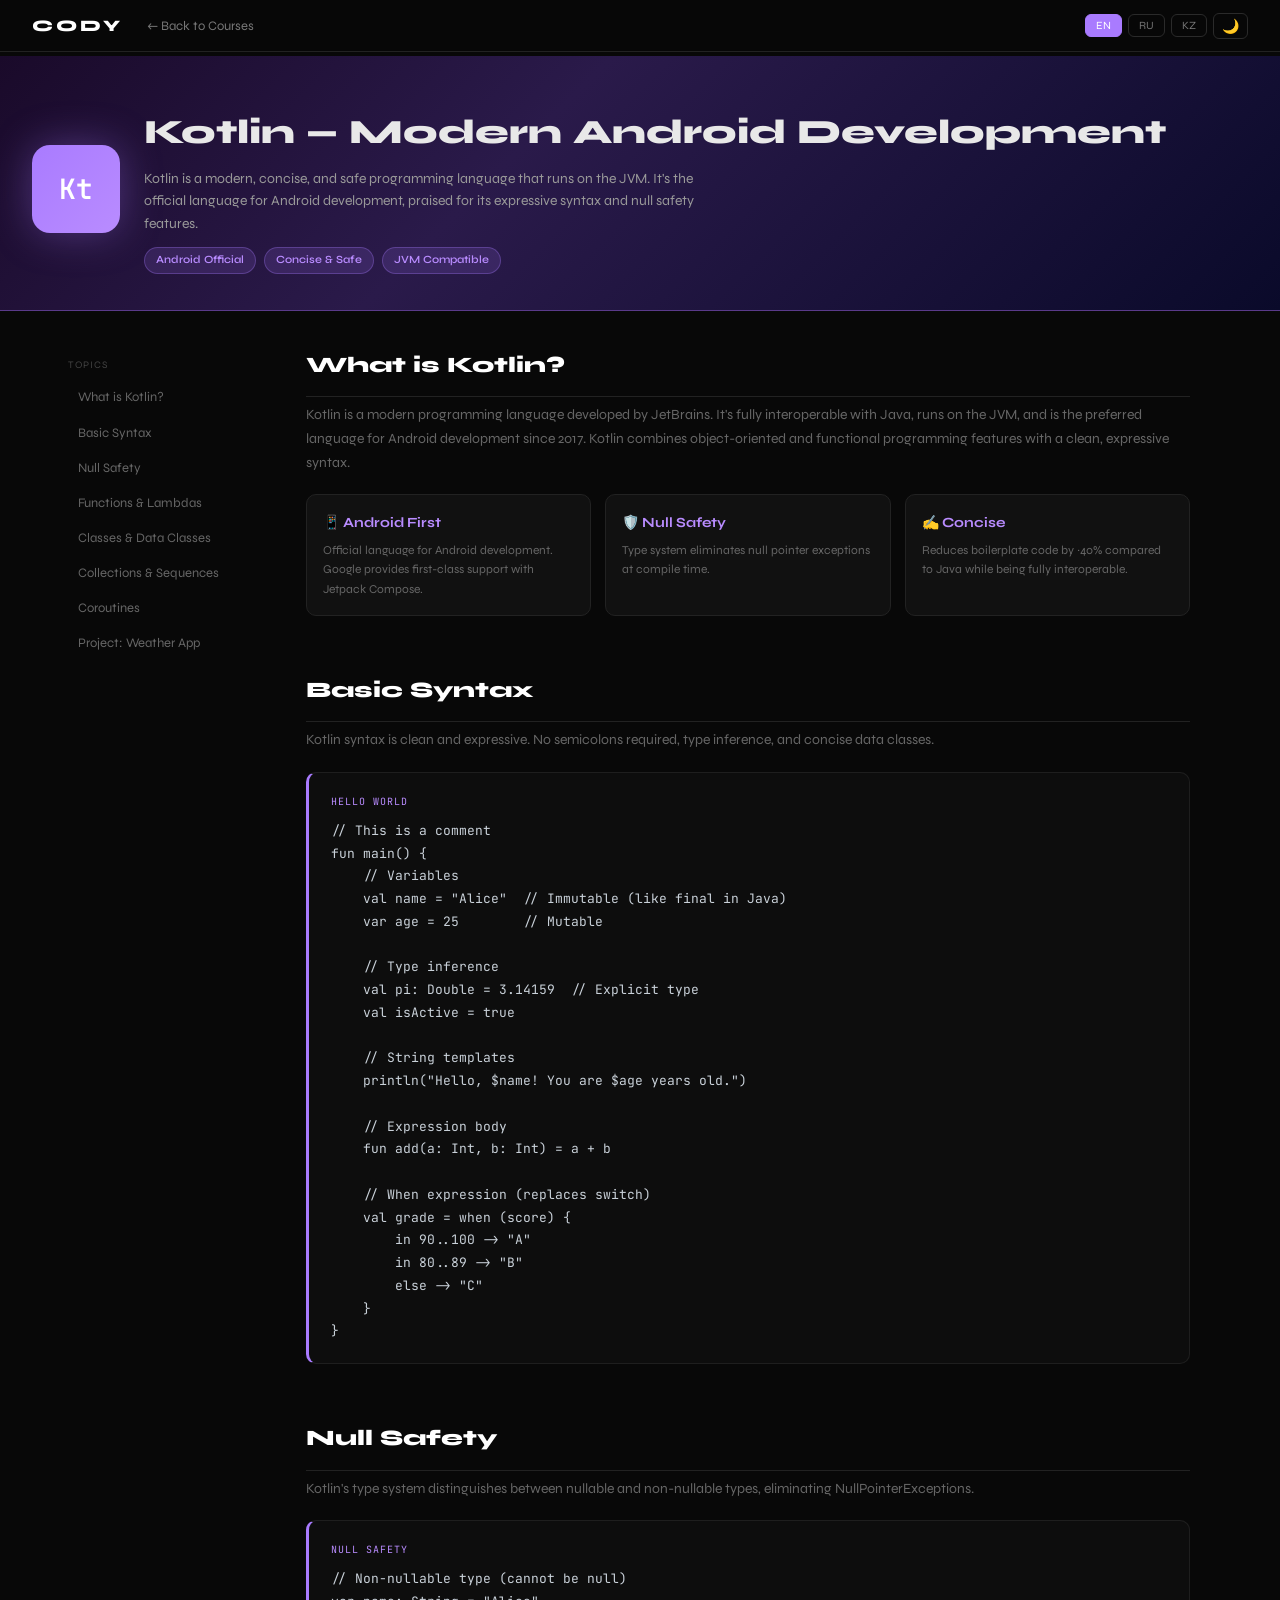
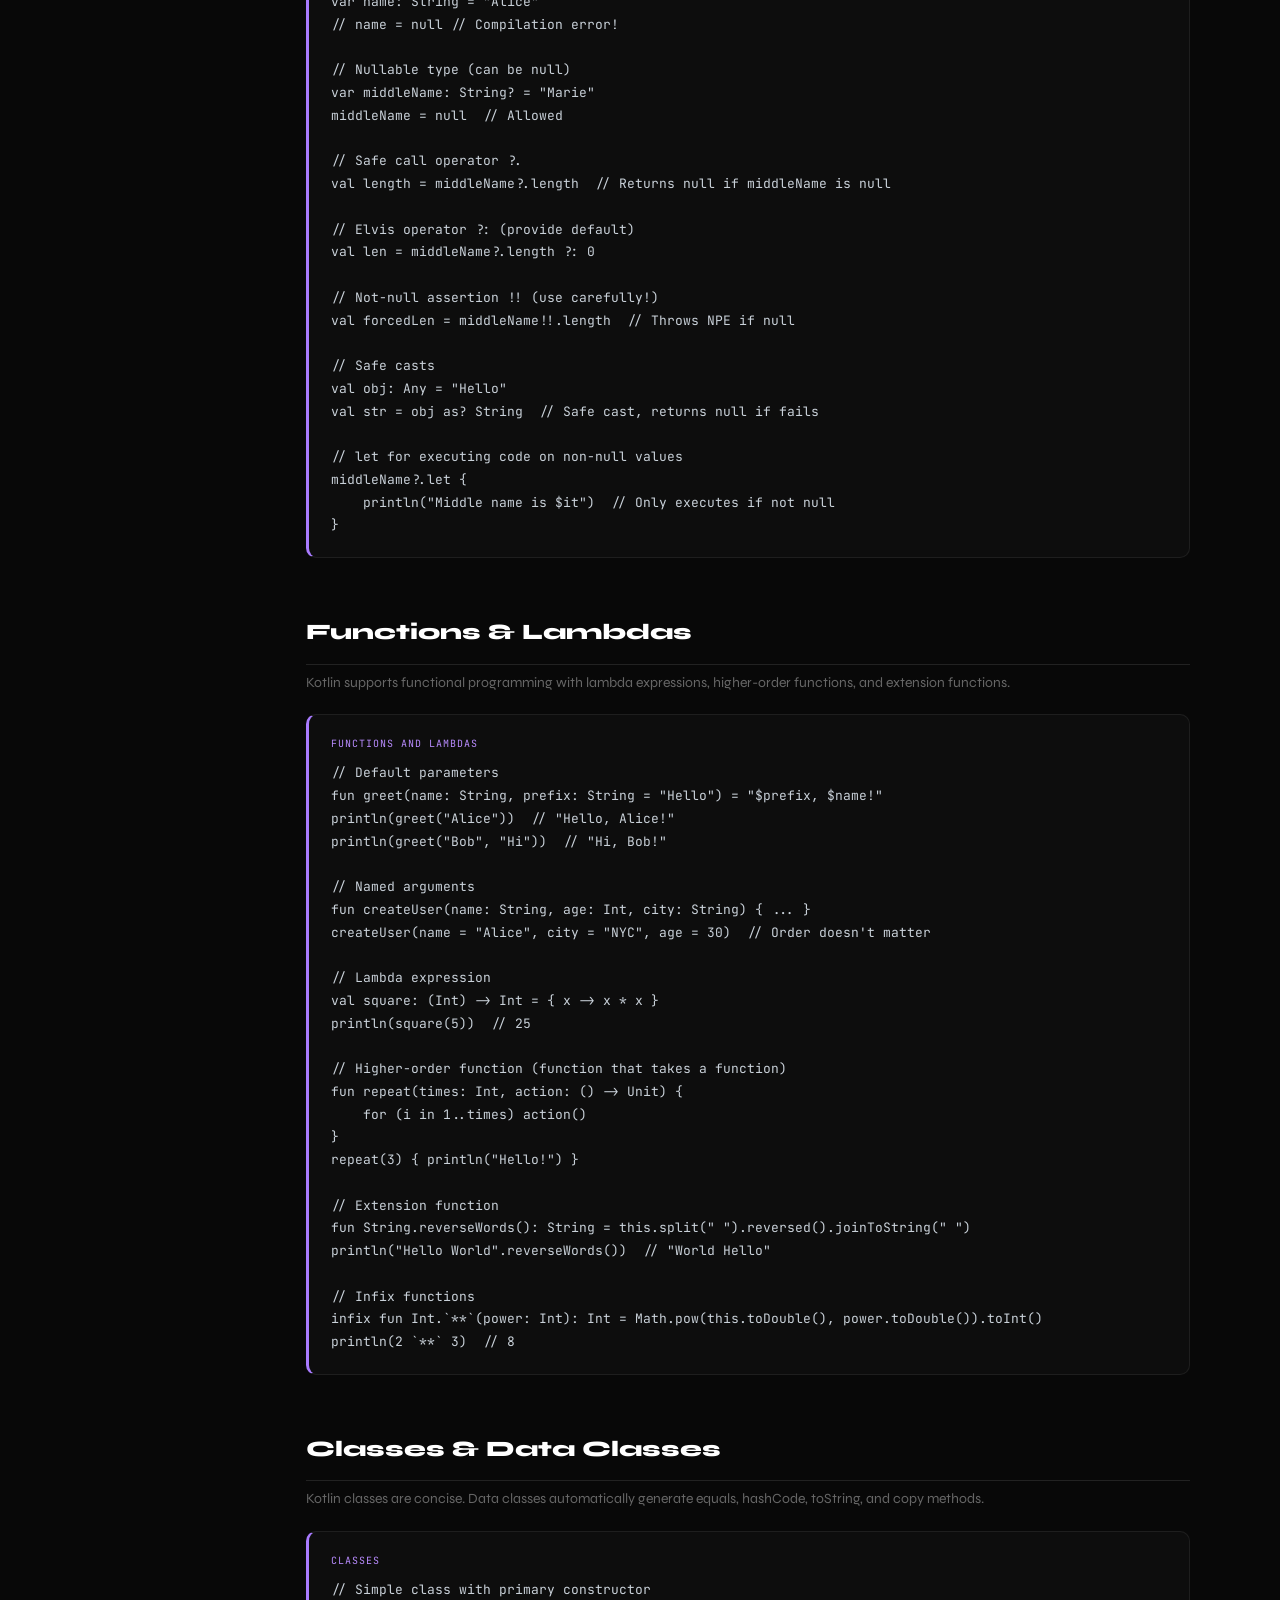
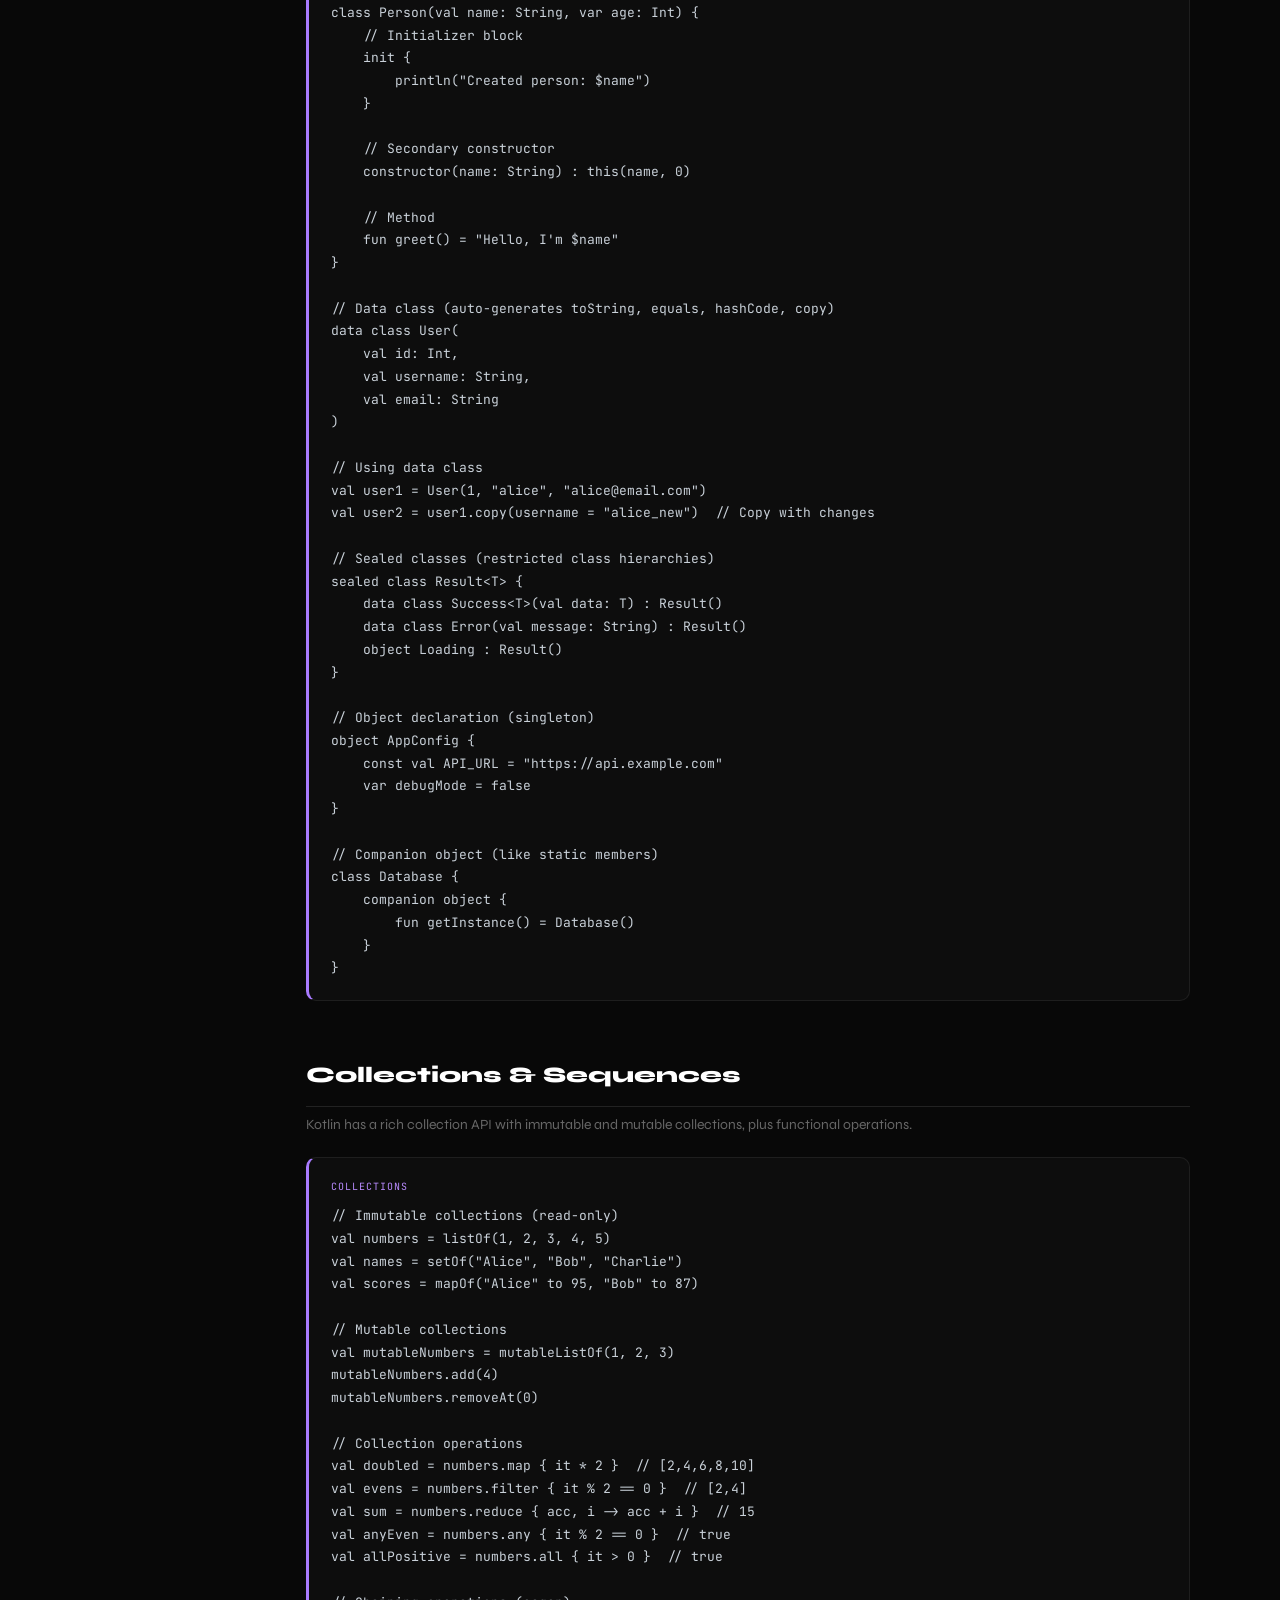
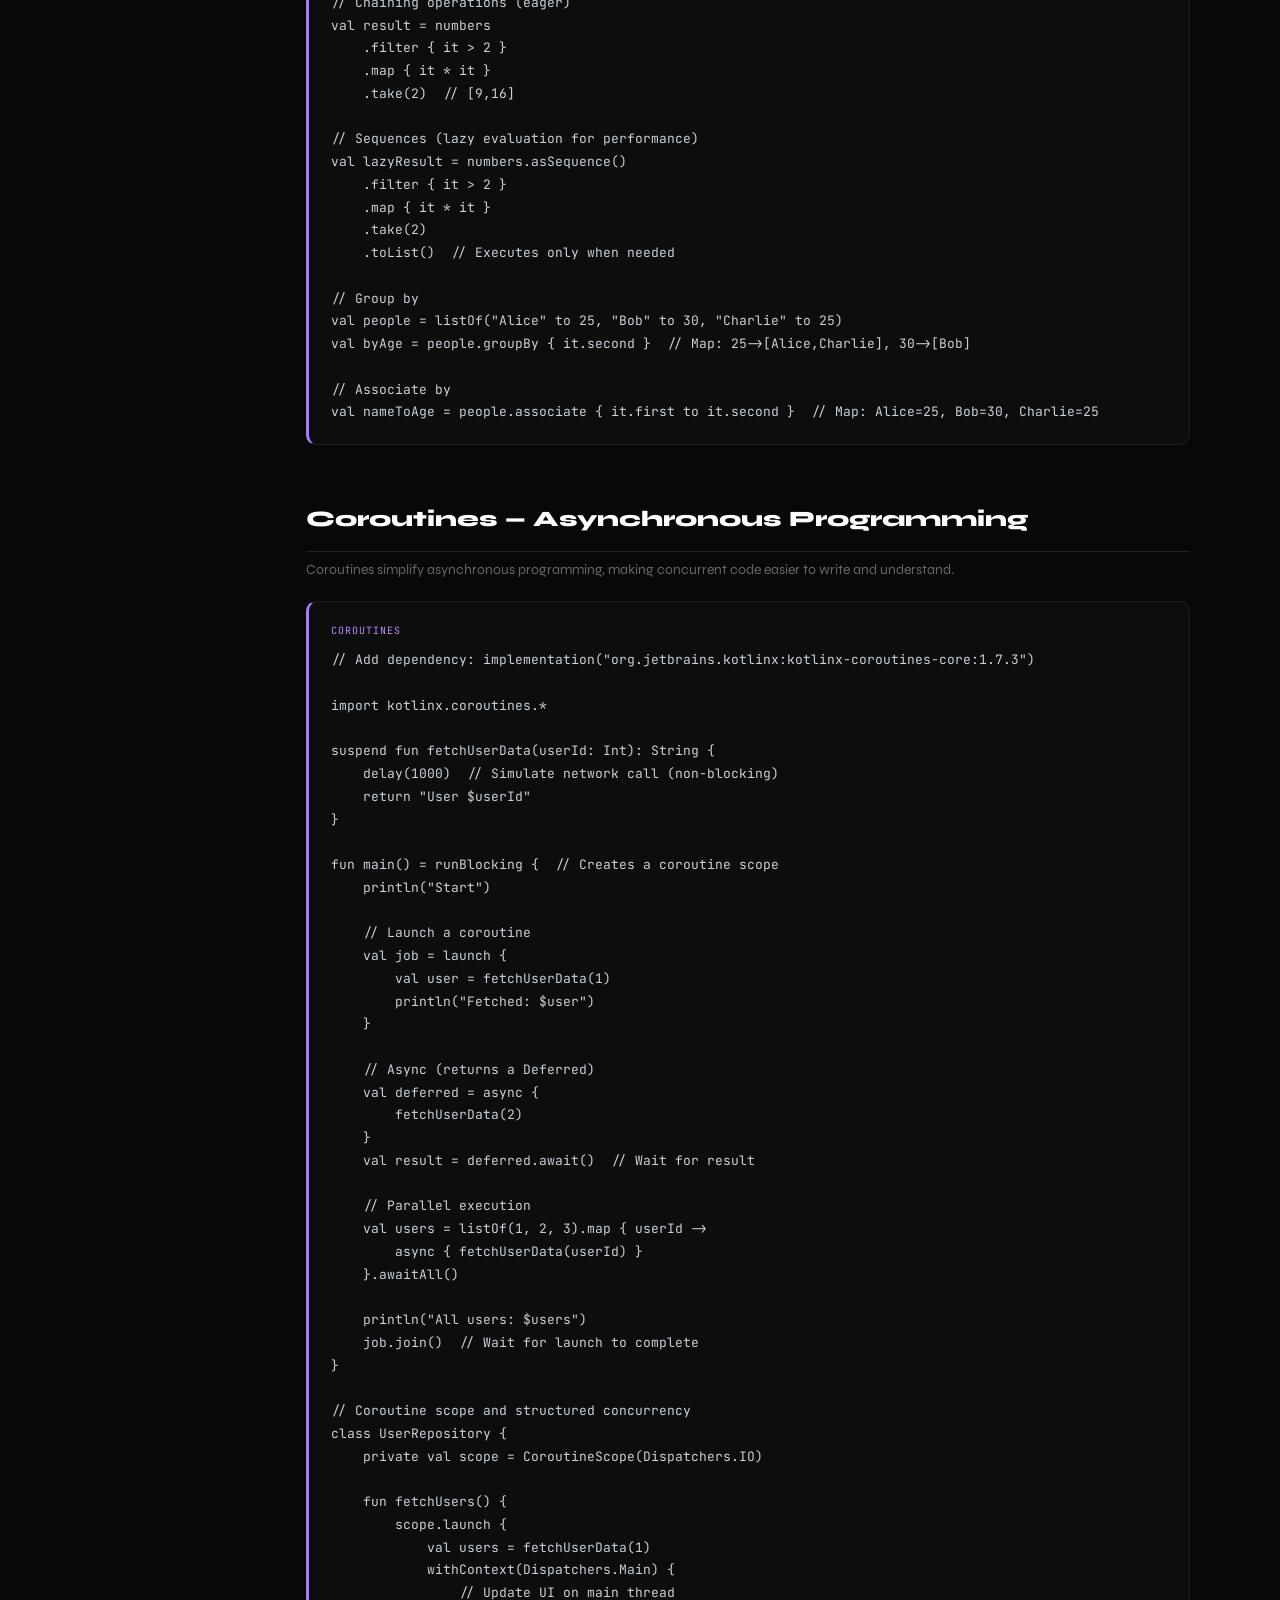
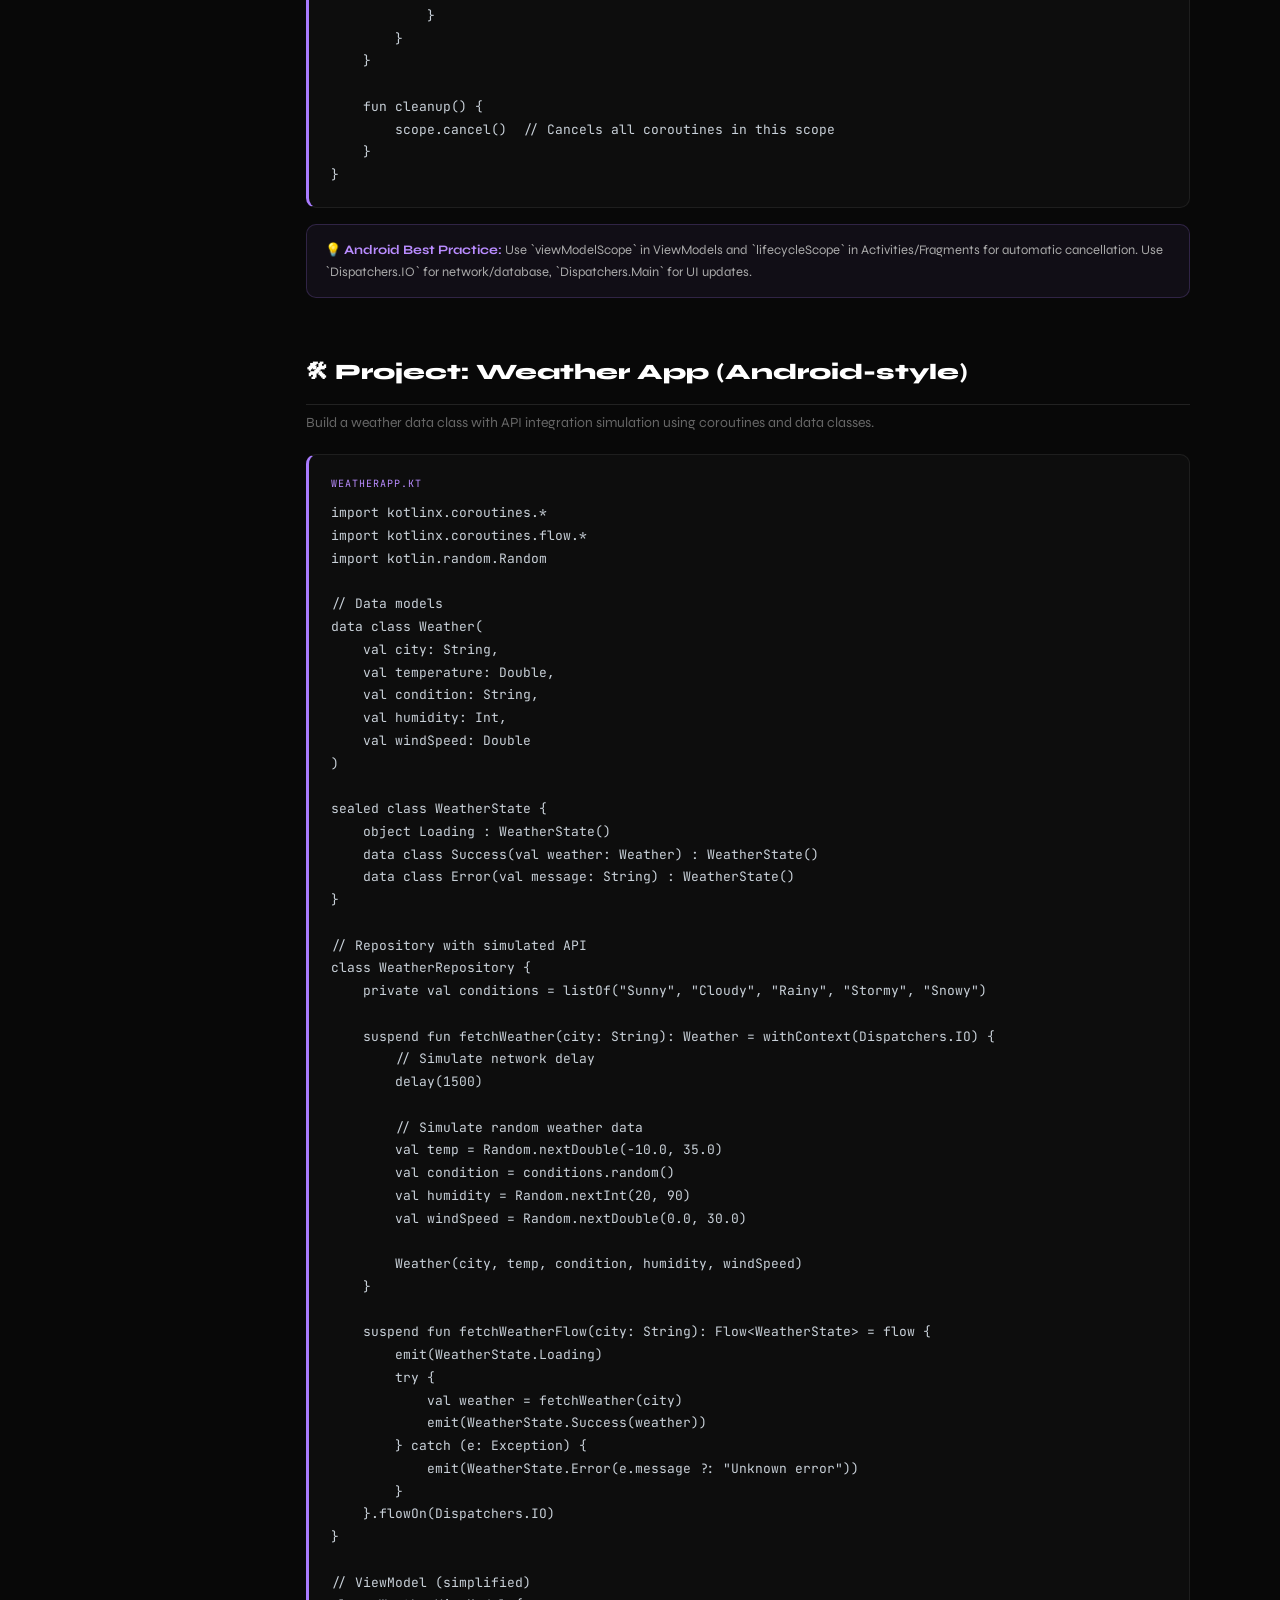
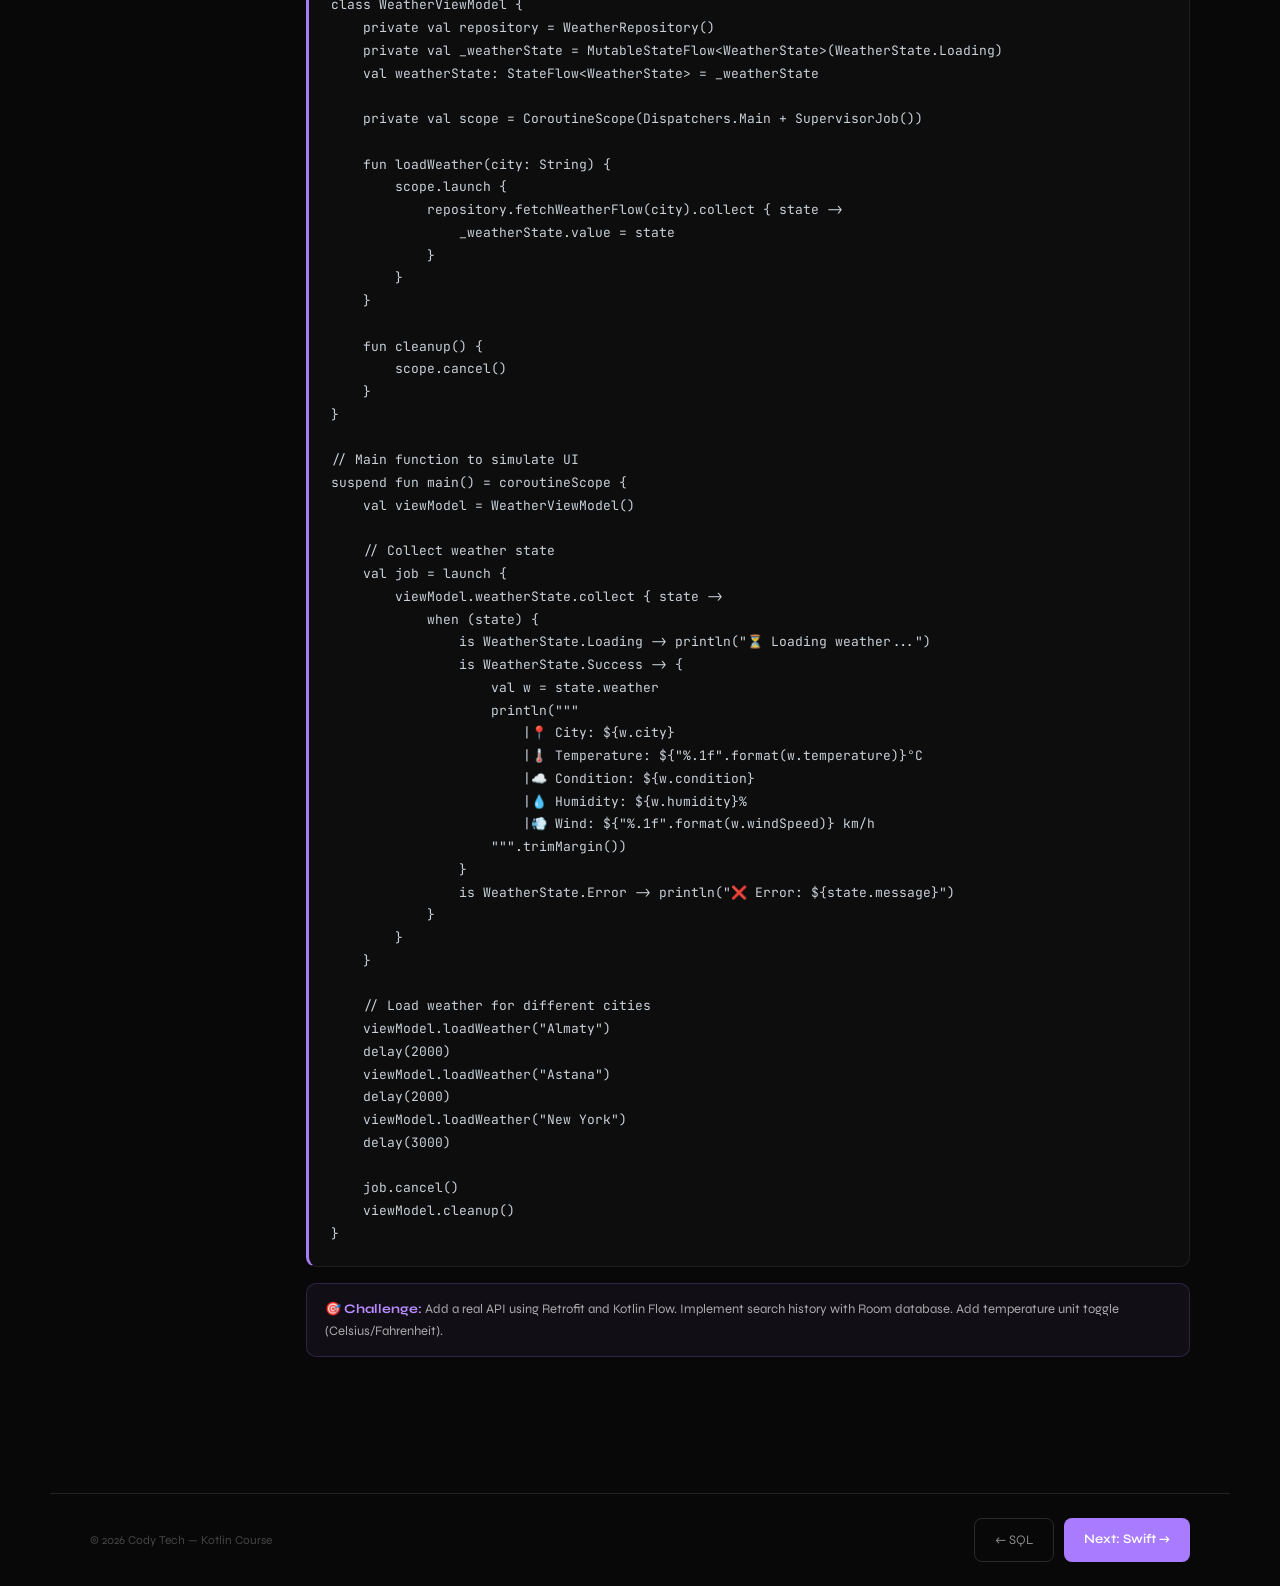
<file: learn-kotlin.html>
<!DOCTYPE html>
<html lang="en">
<head>
<meta charset="UTF-8">
<meta name="viewport" content="width=device-width, initial-scale=1.0">
<title>Kotlin — Cody Tech</title>
<link href="https://fonts.googleapis.com/css2?family=JetBrains+Mono:wght@400;600&family=Syne:wght@400;600;800&display=swap" rel="stylesheet">
<style>
:root{
  --accent:#A97BFF;
  --accent2:#B98CFF;
  --bg:#080808;
  --bg2:#111;
  --bg3:#181818;
  --border:#222;
  --text:#e8e8e8;
  --muted:#666;
  --code-bg:#0d0d0d;
}
*{margin:0;padding:0;box-sizing:border-box;}
html{scroll-behavior:smooth;}
body{background:var(--bg);color:var(--text);font-family:'Syne',sans-serif;line-height:1.7;}

.top-bar{
  position:fixed;top:0;left:0;right:0;
  display:flex;justify-content:space-between;align-items:center;
  padding:12px 32px;
  background:rgba(8,8,8,0.96);
  border-bottom:1px solid var(--border);
  backdrop-filter:blur(10px);
  z-index:1000;
}
.logo-txt{font-weight:800;font-size:16px;color:#fff;letter-spacing:3px;}
.top-left{display:flex;align-items:center;gap:24px;}
.back-a{color:#777;text-decoration:none;font-size:13px;transition:color .2s;}
.back-a:hover{color:#fff;}
.top-right{display:flex;gap:6px;align-items:center;}
.ctrl-btn{
  padding:4px 10px;border-radius:6px;
  border:1px solid #2a2a2a;background:transparent;
  color:#777;cursor:pointer;font-size:11px;font-family:'Syne',sans-serif;transition:all .2s;
}
.ctrl-btn:hover,.ctrl-btn.active{background:var(--accent);border-color:var(--accent);color:#fff;}
.theme-btn{padding:4px 8px;border-radius:6px;border:1px solid #2a2a2a;background:transparent;cursor:pointer;font-size:14px;}
body.light{--bg:#f5f5f5;--bg2:#ebebeb;--bg3:#e0e0e0;--border:#ddd;--text:#111;--muted:#888;--code-bg:#1a1a1a;}
body.light .top-bar{background:rgba(245,245,245,0.97);}
body.light .back-a{color:#888;}
body.light .back-a:hover{color:#111;}
body.light .ctrl-btn{border-color:#ccc;color:#666;}
body.light .sidebar-link{color:#555;}
body.light .sidebar-link:hover,.body.light .sidebar-link.active{color:var(--accent);}

.hero-strip{
  margin-top:56px;
  padding:48px 32px 36px;
  background:linear-gradient(135deg,#1a0a2a 0%,#2a1a4a 40%,#0a0a2a 100%);
  border-bottom:1px solid #5a3a8a;
  display:flex;align-items:center;gap:24px;
}
.lang-badge{
  font-size:64px;width:88px;height:88px;
  background:linear-gradient(135deg,var(--accent),var(--accent2));
  border-radius:18px;display:flex;align-items:center;justify-content:center;
  flex-shrink:0;box-shadow:0 0 40px rgba(169,123,255,.35);
  font-family:'JetBrains Mono',monospace;font-weight:600;font-size:28px;color:#fff;
}
.hero-info h1{font-size:34px;font-weight:800;margin-bottom:6px;}
.hero-info p{color:#999;font-size:14px;max-width:560px;line-height:1.6;}
.badges{display:flex;gap:8px;margin-top:12px;flex-wrap:wrap;}
.badge{
  padding:3px 11px;border-radius:20px;font-size:11px;font-weight:600;
  background:rgba(169,123,255,.15);border:1px solid rgba(169,123,255,.3);color:var(--accent2);
}

.layout{display:flex;max-width:1180px;margin:0 auto;padding:0 0 80px;}
.sidebar{width:220px;flex-shrink:0;padding:28px 0 0 0;position:sticky;top:56px;height:calc(100vh - 56px);overflow-y:auto;}
.sidebar-section{margin-bottom:6px;padding:0 18px;}
.sidebar-label{font-size:10px;color:#444;text-transform:uppercase;letter-spacing:1px;margin-bottom:6px;margin-top:18px;}
.sidebar-link{display:block;padding:6px 10px;border-radius:6px;text-decoration:none;color:#666;font-size:13px;transition:all .2s;margin-bottom:1px;}
.sidebar-link:hover{background:#151515;color:#ccc;}
.sidebar-link.active{background:rgba(169,123,255,.1);color:var(--accent);border-left:2px solid var(--accent);padding-left:8px;}

.content{flex:1;padding:36px 40px 0 36px;min-width:0;}
.learn-section{margin-bottom:56px;}
.learn-section h2{font-size:22px;font-weight:800;margin-bottom:4px;color:#fff;padding-bottom:12px;border-bottom:1px solid var(--border);}
body.light .learn-section h2{color:#111;}
.learn-section .intro{color:var(--muted);font-size:14px;margin-bottom:20px;margin-top:6px;}

.code-block{
  background:var(--code-bg);
  border:1px solid #1e1e1e;
  border-left:3px solid var(--accent);
  border-radius:10px;
  padding:20px 22px;
  margin:16px 0;
  overflow-x:auto;
}
.code-block pre{
  font-family:'JetBrains Mono',monospace;
  font-size:13px;line-height:1.75;color:#c9d1d9;
}
.code-label{
  font-size:10px;color:var(--accent2);
  font-family:'JetBrains Mono',monospace;
  text-transform:uppercase;letter-spacing:1px;
  margin-bottom:10px;display:block;
}
.concept-grid{display:grid;grid-template-columns:repeat(auto-fill,minmax(220px,1fr));gap:14px;margin-top:16px;}
.concept-card{background:var(--bg2);border:1px solid var(--border);border-radius:10px;padding:16px;}
.concept-card h4{font-size:14px;color:var(--accent2);margin-bottom:6px;}
.concept-card p{font-size:12px;color:var(--muted);line-height:1.6;}
.tip{background:rgba(169,123,255,.06);border:1px solid rgba(169,123,255,.2);border-radius:10px;padding:14px 18px;margin:16px 0;font-size:13px;color:#aaa;}
.tip strong{color:var(--accent2);}
.page-footer{border-top:1px solid var(--border);padding:24px 40px;display:flex;justify-content:space-between;align-items:center;max-width:1180px;margin:0 auto;font-size:12px;color:#444;}
.nav-btns{display:flex;gap:10px;}
.next-btn{padding:10px 20px;background:var(--accent);border:none;border-radius:8px;color:#fff;cursor:pointer;font-family:'Syne',sans-serif;font-size:13px;font-weight:600;text-decoration:none;transition:all .2s;}
.next-btn:hover{background:var(--accent2);transform:translateY(-1px);}
.prev-btn{padding:10px 20px;background:transparent;border:1px solid #2a2a2a;border-radius:8px;color:#888;cursor:pointer;font-family:'Syne',sans-serif;font-size:13px;text-decoration:none;transition:all .2s;}
.prev-btn:hover{border-color:var(--accent);color:#fff;}
</style>
</head>
<body>

<div class="top-bar">
  <div class="top-left">
    <span class="logo-txt">CODY</span>
    <a href="download.html" class="back-a">← <span data-i="back">Back to Courses</span></a>
  </div>
  <div class="top-right">
    <button class="ctrl-btn active" onclick="setLang('en',this)">EN</button>
    <button class="ctrl-btn" onclick="setLang('ru',this)">RU</button>
    <button class="ctrl-btn" onclick="setLang('kz',this)">KZ</button>
    <button class="theme-btn" id="themeBtn" onclick="toggleTheme()">🌙</button>
  </div>
</div>

<div class="hero-strip">
  <div class="lang-badge">Kt</div>
  <div class="hero-info">
    <h1 data-i="title">Kotlin — Modern Android Development</h1>
    <p data-i="hero_desc">Kotlin is a modern, concise, and safe programming language that runs on the JVM. It's the official language for Android development, praised for its expressive syntax and null safety features.</p>
    <div class="badges">
      <span class="badge" data-i="b1">Android Official</span>
      <span class="badge" data-i="b2">Concise & Safe</span>
      <span class="badge" data-i="b3">JVM Compatible</span>
    </div>
  </div>
</div>

<div class="layout">
  <nav class="sidebar">
    <div class="sidebar-section">
      <div class="sidebar-label" data-i="nav_label">Topics</div>
      <a href="#intro" class="sidebar-link active" data-i="nav_intro">What is Kotlin?</a>
      <a href="#syntax" class="sidebar-link" data-i="nav_syntax">Basic Syntax</a>
      <a href="#null" class="sidebar-link" data-i="nav_null">Null Safety</a>
      <a href="#functions" class="sidebar-link" data-i="nav_fns">Functions & Lambdas</a>
      <a href="#classes" class="sidebar-link" data-i="nav_classes">Classes & Data Classes</a>
      <a href="#collections" class="sidebar-link" data-i="nav_collections">Collections & Sequences</a>
      <a href="#coroutines" class="sidebar-link" data-i="nav_coroutines">Coroutines</a>
      <a href="#practice" class="sidebar-link" data-i="nav_practice">Project: Weather App</a>
    </div>
  </nav>

  <main class="content">
    <div class="learn-section" id="intro">
      <h2 data-i="s1_title">What is Kotlin?</h2>
      <p class="intro" data-i="s1_intro">Kotlin is a modern programming language developed by JetBrains. It's fully interoperable with Java, runs on the JVM, and is the preferred language for Android development since 2017. Kotlin combines object-oriented and functional programming features with a clean, expressive syntax.</p>
      <div class="concept-grid">
        <div class="concept-card"><h4 data-i="c1_t">📱 Android First</h4><p data-i="c1_d">Official language for Android development. Google provides first-class support with Jetpack Compose.</p></div>
        <div class="concept-card"><h4 data-i="c2_t">🛡️ Null Safety</h4><p data-i="c2_d">Type system eliminates null pointer exceptions at compile time.</p></div>
        <div class="concept-card"><h4 data-i="c3_t">✍️ Concise</h4><p data-i="c3_d">Reduces boilerplate code by ~40% compared to Java while being fully interoperable.</p></div>
      </div>
    </div>

    <div class="learn-section" id="syntax">
      <h2 data-i="s2_title">Basic Syntax</h2>
      <p class="intro" data-i="s2_intro">Kotlin syntax is clean and expressive. No semicolons required, type inference, and concise data classes.</p>
      <div class="code-block">
        <span class="code-label">hello world</span>
        <pre><span class="com">// This is a comment</span>
<span class="kw">fun</span> <span class="at">main</span>() {
    <span class="com">// Variables</span>
    <span class="kw">val</span> name = <span class="str">"Alice"</span>  <span class="com">// Immutable (like final in Java)</span>
    <span class="kw">var</span> age = <span class="num">25</span>        <span class="com">// Mutable</span>
    
    <span class="com">// Type inference</span>
    <span class="kw">val</span> pi: Double = <span class="num">3.14159</span>  <span class="com">// Explicit type</span>
    <span class="kw">val</span> isActive = <span class="kw">true</span>
    
    <span class="com">// String templates</span>
    println(<span class="str">"Hello, $name! You are $age years old."</span>)
    
    <span class="com">// Expression body</span>
    <span class="kw">fun</span> <span class="at">add</span>(a: Int, b: Int) = a + b
    
    <span class="com">// When expression (replaces switch)</span>
    <span class="kw">val</span> grade = <span class="kw">when</span> (score) {
        <span class="kw">in</span> <span class="num">90</span>..<span class="num">100</span> -> <span class="str">"A"</span>
        <span class="kw">in</span> <span class="num">80</span>..<span class="num">89</span> -> <span class="str">"B"</span>
        <span class="kw">else</span> -> <span class="str">"C"</span>
    }
}</pre>
      </div>
    </div>

    <div class="learn-section" id="null">
      <h2 data-i="s3_title">Null Safety</h2>
      <p class="intro" data-i="s3_intro">Kotlin's type system distinguishes between nullable and non-nullable types, eliminating NullPointerExceptions.</p>
      <div class="code-block">
        <span class="code-label">null safety</span>
        <pre><span class="com">// Non-nullable type (cannot be null)</span>
<span class="kw">var</span> name: String = <span class="str">"Alice"</span>
<span class="com">// name = null // Compilation error!</span>

<span class="com">// Nullable type (can be null)</span>
<span class="kw">var</span> middleName: String? = <span class="str">"Marie"</span>
middleName = <span class="kw">null</span>  <span class="com">// Allowed</span>

<span class="com">// Safe call operator ?.</span>
<span class="kw">val</span> length = middleName?.length  <span class="com">// Returns null if middleName is null</span>

<span class="com">// Elvis operator ?: (provide default)</span>
<span class="kw">val</span> len = middleName?.length ?: <span class="num">0</span>

<span class="com">// Not-null assertion !! (use carefully!)</span>
<span class="kw">val</span> forcedLen = middleName!!.length  <span class="com">// Throws NPE if null</span>

<span class="com">// Safe casts</span>
<span class="kw">val</span> obj: Any = <span class="str">"Hello"</span>
<span class="kw">val</span> str = obj <span class="kw">as?</span> String  <span class="com">// Safe cast, returns null if fails</span>

<span class="com">// let for executing code on non-null values</span>
middleName?.<span class="kw">let</span> {
    println(<span class="str">"Middle name is $it"</span>)  <span class="com">// Only executes if not null</span>
}</pre>
      </div>
    </div>

    <div class="learn-section" id="functions">
      <h2 data-i="s4_title">Functions & Lambdas</h2>
      <p class="intro" data-i="s4_intro">Kotlin supports functional programming with lambda expressions, higher-order functions, and extension functions.</p>
      <div class="code-block">
        <span class="code-label">functions and lambdas</span>
        <pre><span class="com">// Default parameters</span>
<span class="kw">fun</span> <span class="at">greet</span>(name: String, prefix: String = <span class="str">"Hello"</span>) = <span class="str">"$prefix, $name!"</span>
println(greet(<span class="str">"Alice"</span>))  <span class="com">// "Hello, Alice!"</span>
println(greet(<span class="str">"Bob"</span>, <span class="str">"Hi"</span>))  <span class="com">// "Hi, Bob!"</span>

<span class="com">// Named arguments</span>
<span class="kw">fun</span> <span class="at">createUser</span>(name: String, age: Int, city: String) { ... }
createUser(name = <span class="str">"Alice"</span>, city = <span class="str">"NYC"</span>, age = <span class="num">30</span>)  <span class="com">// Order doesn't matter</span>

<span class="com">// Lambda expression</span>
<span class="kw">val</span> square: (Int) -> Int = { x -> x * x }
println(square(<span class="num">5</span>))  <span class="com">// 25</span>

<span class="com">// Higher-order function (function that takes a function)</span>
<span class="kw">fun</span> <span class="at">repeat</span>(times: Int, action: () -> Unit) {
    <span class="kw">for</span> (i <span class="kw">in</span> <span class="num">1</span>..times) action()
}
repeat(<span class="num">3</span>) { println(<span class="str">"Hello!"</span>) }

<span class="com">// Extension function</span>
<span class="kw">fun</span> String.reverseWords(): String = <span class="kw">this</span>.split(<span class="str">" "</span>).reversed().joinToString(<span class="str">" "</span>)
println(<span class="str">"Hello World"</span>.reverseWords())  <span class="com">// "World Hello"</span>

<span class="com">// Infix functions</span>
<span class="kw">infix fun</span> Int.`**`(power: Int): Int = Math.pow(<span class="kw">this</span>.toDouble(), power.toDouble()).toInt()
println(<span class="num">2</span> `**` <span class="num">3</span>)  <span class="com">// 8</span></pre>
      </div>
    </div>

    <div class="learn-section" id="classes">
      <h2 data-i="s5_title">Classes & Data Classes</h2>
      <p class="intro" data-i="s5_intro">Kotlin classes are concise. Data classes automatically generate equals, hashCode, toString, and copy methods.</p>
      <div class="code-block">
        <span class="code-label">classes</span>
        <pre><span class="com">// Simple class with primary constructor</span>
<span class="kw">class</span> <span class="at">Person</span>(<span class="kw">val</span> name: String, <span class="kw">var</span> age: Int) {
    <span class="com">// Initializer block</span>
    <span class="kw">init</span> {
        println(<span class="str">"Created person: $name"</span>)
    }
    
    <span class="com">// Secondary constructor</span>
    <span class="kw">constructor</span>(name: String) : <span class="kw">this</span>(name, <span class="num">0</span>)
    
    <span class="com">// Method</span>
    <span class="kw">fun</span> <span class="at">greet</span>() = <span class="str">"Hello, I'm $name"</span>
}

<span class="com">// Data class (auto-generates toString, equals, hashCode, copy)</span>
<span class="kw">data class</span> <span class="at">User</span>(
    <span class="kw">val</span> id: Int,
    <span class="kw">val</span> username: String,
    <span class="kw">val</span> email: String
)

<span class="com">// Using data class</span>
<span class="kw">val</span> user1 = User(<span class="num">1</span>, <span class="str">"alice"</span>, <span class="str">"alice@email.com"</span>)
<span class="kw">val</span> user2 = user1.copy(username = <span class="str">"alice_new"</span>)  <span class="com">// Copy with changes</span>

<span class="com">// Sealed classes (restricted class hierarchies)</span>
<span class="kw">sealed class</span> <span class="at">Result</span>&lt;T&gt; {
    <span class="kw">data class</span> <span class="at">Success</span>&lt;T&gt;(<span class="kw">val</span> data: T) : Result<T>()
    <span class="kw">data class</span> <span class="at">Error</span>(<span class="kw">val</span> message: String) : Result<Nothing>()
    <span class="kw">object</span> <span class="at">Loading</span> : Result<Nothing>()
}

<span class="com">// Object declaration (singleton)</span>
<span class="kw">object</span> <span class="at">AppConfig</span> {
    <span class="kw">const</span> <span class="kw">val</span> API_URL = <span class="str">"https://api.example.com"</span>
    <span class="kw">var</span> debugMode = <span class="kw">false</span>
}

<span class="com">// Companion object (like static members)</span>
<span class="kw">class</span> <span class="at">Database</span> {
    <span class="kw">companion object</span> {
        <span class="kw">fun</span> <span class="at">getInstance</span>() = <span class="at">Database</span>()
    }
}</pre>
      </div>
    </div>

    <div class="learn-section" id="collections">
      <h2 data-i="s6_title">Collections & Sequences</h2>
      <p class="intro" data-i="s6_intro">Kotlin has a rich collection API with immutable and mutable collections, plus functional operations.</p>
      <div class="code-block">
        <span class="code-label">collections</span>
        <pre><span class="com">// Immutable collections (read-only)</span>
<span class="kw">val</span> numbers = listOf(<span class="num">1</span>, <span class="num">2</span>, <span class="num">3</span>, <span class="num">4</span>, <span class="num">5</span>)
<span class="kw">val</span> names = setOf(<span class="str">"Alice"</span>, <span class="str">"Bob"</span>, <span class="str">"Charlie"</span>)
<span class="kw">val</span> scores = mapOf(<span class="str">"Alice"</span> to <span class="num">95</span>, <span class="str">"Bob"</span> to <span class="num">87</span>)

<span class="com">// Mutable collections</span>
<span class="kw">val</span> mutableNumbers = mutableListOf(<span class="num">1</span>, <span class="num">2</span>, <span class="num">3</span>)
mutableNumbers.add(<span class="num">4</span>)
mutableNumbers.removeAt(<span class="num">0</span>)

<span class="com">// Collection operations</span>
<span class="kw">val</span> doubled = numbers.map { it * <span class="num">2</span> }  <span class="com">// [2,4,6,8,10]</span>
<span class="kw">val</span> evens = numbers.filter { it % <span class="num">2</span> == <span class="num">0</span> }  <span class="com">// [2,4]</span>
<span class="kw">val</span> sum = numbers.reduce { acc, i -> acc + i }  <span class="com">// 15</span>
<span class="kw">val</span> anyEven = numbers.any { it % <span class="num">2</span> == <span class="num">0</span> }  <span class="com">// true</span>
<span class="kw">val</span> allPositive = numbers.all { it > <span class="num">0</span> }  <span class="com">// true</span>

<span class="com">// Chaining operations (eager)</span>
<span class="kw">val</span> result = numbers
    .filter { it > <span class="num">2</span> }
    .map { it * it }
    .take(<span class="num">2</span>)  <span class="com">// [9,16]</span>

<span class="com">// Sequences (lazy evaluation for performance)</span>
<span class="kw">val</span> lazyResult = numbers.asSequence()
    .filter { it > <span class="num">2</span> }
    .map { it * it }
    .take(<span class="num">2</span>)
    .toList()  <span class="com">// Executes only when needed</span>

<span class="com">// Group by</span>
<span class="kw">val</span> people = listOf(<span class="str">"Alice"</span> to <span class="num">25</span>, <span class="str">"Bob"</span> to <span class="num">30</span>, <span class="str">"Charlie"</span> to <span class="num">25</span>)
<span class="kw">val</span> byAge = people.groupBy { it.second }  <span class="com">// Map: 25->[Alice,Charlie], 30->[Bob]</span>

<span class="com">// Associate by</span>
<span class="kw">val</span> nameToAge = people.associate { it.first to it.second }  <span class="com">// Map: Alice=25, Bob=30, Charlie=25</span></pre>
      </div>
    </div>

    <div class="learn-section" id="coroutines">
      <h2 data-i="s7_title">Coroutines — Asynchronous Programming</h2>
      <p class="intro" data-i="s7_intro">Coroutines simplify asynchronous programming, making concurrent code easier to write and understand.</p>
      <div class="code-block">
        <span class="code-label">coroutines</span>
        <pre><span class="com">// Add dependency: implementation("org.jetbrains.kotlinx:kotlinx-coroutines-core:1.7.3")</span>

<span class="kw">import</span> kotlinx.coroutines.*

<span class="kw">suspend fun</span> <span class="at">fetchUserData</span>(userId: Int): String {
    delay(<span class="num">1000</span>)  <span class="com">// Simulate network call (non-blocking)</span>
    <span class="kw">return</span> <span class="str">"User $userId"</span>
}

<span class="kw">fun main</span>() = runBlocking {  <span class="com">// Creates a coroutine scope</span>
    println(<span class="str">"Start"</span>)
    
    <span class="com">// Launch a coroutine</span>
    <span class="kw">val</span> job = launch {
        <span class="kw">val</span> user = fetchUserData(<span class="num">1</span>)
        println(<span class="str">"Fetched: $user"</span>)
    }
    
    <span class="com">// Async (returns a Deferred)</span>
    <span class="kw">val</span> deferred = async {
        fetchUserData(<span class="num">2</span>)
    }
    <span class="kw">val</span> result = deferred.await()  <span class="com">// Wait for result</span>
    
    <span class="com">// Parallel execution</span>
    <span class="kw">val</span> users = listOf(<span class="num">1</span>, <span class="num">2</span>, <span class="num">3</span>).map { userId ->
        async { fetchUserData(userId) }
    }.awaitAll()
    
    println(<span class="str">"All users: $users"</span>)
    job.join()  <span class="com">// Wait for launch to complete</span>
}

<span class="com">// Coroutine scope and structured concurrency</span>
<span class="kw">class</span> <span class="at">UserRepository</span> {
    <span class="kw">private val</span> scope = CoroutineScope(Dispatchers.IO)
    
    <span class="kw">fun</span> <span class="at">fetchUsers</span>() {
        scope.launch {
            <span class="kw">val</span> users = fetchUserData(<span class="num">1</span>)
            withContext(Dispatchers.Main) {
                <span class="com">// Update UI on main thread</span>
            }
        }
    }
    
    <span class="kw">fun</span> <span class="at">cleanup</span>() {
        scope.cancel()  <span class="com">// Cancels all coroutines in this scope</span>
    }
}</pre>
      </div>
      <div class="tip"><strong>💡 Android Best Practice:</strong> <span data-i="tip_coroutines">Use `viewModelScope` in ViewModels and `lifecycleScope` in Activities/Fragments for automatic cancellation. Use `Dispatchers.IO` for network/database, `Dispatchers.Main` for UI updates.</span></div>
    </div>

    <div class="learn-section" id="practice">
      <h2 data-i="s8_title">🛠 Project: Weather App (Android-style)</h2>
      <p class="intro" data-i="s8_intro">Build a weather data class with API integration simulation using coroutines and data classes.</p>
      <div class="code-block">
        <span class="code-label">WeatherApp.kt</span>
        <pre><span class="kw">import</span> kotlinx.coroutines.*
<span class="kw">import</span> kotlinx.coroutines.flow.*
<span class="kw">import</span> kotlin.random.Random

<span class="com">// Data models</span>
<span class="kw">data class</span> <span class="at">Weather</span>(
    <span class="kw">val</span> city: String,
    <span class="kw">val</span> temperature: Double,
    <span class="kw">val</span> condition: String,
    <span class="kw">val</span> humidity: Int,
    <span class="kw">val</span> windSpeed: Double
)

<span class="kw">sealed class</span> <span class="at">WeatherState</span> {
    <span class="kw">object</span> <span class="at">Loading</span> : WeatherState()
    <span class="kw">data class</span> <span class="at">Success</span>(<span class="kw">val</span> weather: Weather) : WeatherState()
    <span class="kw">data class</span> <span class="at">Error</span>(<span class="kw">val</span> message: String) : WeatherState()
}

<span class="com">// Repository with simulated API</span>
<span class="kw">class</span> <span class="at">WeatherRepository</span> {
    <span class="kw">private val</span> conditions = listOf(<span class="str">"Sunny"</span>, <span class="str">"Cloudy"</span>, <span class="str">"Rainy"</span>, <span class="str">"Stormy"</span>, <span class="str">"Snowy"</span>)
    
    <span class="kw">suspend fun</span> <span class="at">fetchWeather</span>(city: String): Weather = withContext(Dispatchers.IO) {
        <span class="com">// Simulate network delay</span>
        delay(<span class="num">1500</span>)
        
        <span class="com">// Simulate random weather data</span>
        <span class="kw">val</span> temp = Random.nextDouble(<span class="num">-10.0</span>, <span class="num">35.0</span>)
        <span class="kw">val</span> condition = conditions.random()
        <span class="kw">val</span> humidity = Random.nextInt(<span class="num">20</span>, <span class="num">90</span>)
        <span class="kw">val</span> windSpeed = Random.nextDouble(<span class="num">0.0</span>, <span class="num">30.0</span>)
        
        Weather(city, temp, condition, humidity, windSpeed)
    }
    
    <span class="kw">suspend fun</span> <span class="at">fetchWeatherFlow</span>(city: String): Flow&lt;WeatherState&gt; = flow {
        emit(WeatherState.Loading)
        <span class="kw">try</span> {
            <span class="kw">val</span> weather = fetchWeather(city)
            emit(WeatherState.Success(weather))
        } <span class="kw">catch</span> (e: Exception) {
            emit(WeatherState.Error(e.message ?: <span class="str">"Unknown error"</span>))
        }
    }.flowOn(Dispatchers.IO)
}

<span class="com">// ViewModel (simplified)</span>
<span class="kw">class</span> <span class="at">WeatherViewModel</span> {
    <span class="kw">private val</span> repository = WeatherRepository()
    <span class="kw">private val</span> _weatherState = MutableStateFlow&lt;WeatherState&gt;(WeatherState.Loading)
    <span class="kw">val</span> weatherState: StateFlow&lt;WeatherState&gt; = _weatherState
    
    <span class="kw">private val</span> scope = CoroutineScope(Dispatchers.Main + SupervisorJob())
    
    <span class="kw">fun</span> <span class="at">loadWeather</span>(city: String) {
        scope.launch {
            repository.fetchWeatherFlow(city).collect { state ->
                _weatherState.value = state
            }
        }
    }
    
    <span class="kw">fun</span> <span class="at">cleanup</span>() {
        scope.cancel()
    }
}

<span class="com">// Main function to simulate UI</span>
<span class="kw">suspend fun</span> <span class="at">main</span>() = coroutineScope {
    <span class="kw">val</span> viewModel = WeatherViewModel()
    
    <span class="com">// Collect weather state</span>
    <span class="kw">val</span> job = launch {
        viewModel.weatherState.collect { state ->
            <span class="kw">when</span> (state) {
                <span class="kw">is</span> WeatherState.Loading -> println(<span class="str">"⏳ Loading weather..."</span>)
                <span class="kw">is</span> WeatherState.Success -> {
                    <span class="kw">val</span> w = state.weather
                    println(<span class="str">"""
                        |📍 City: ${w.city}
                        |🌡️ Temperature: ${"%.1f".format(w.temperature)}°C
                        |☁️ Condition: ${w.condition}
                        |💧 Humidity: ${w.humidity}%
                        |💨 Wind: ${"%.1f".format(w.windSpeed)} km/h
                    """.trimMargin()</span>)
                }
                <span class="kw">is</span> WeatherState.Error -> println(<span class="str">"❌ Error: ${state.message}"</span>)
            }
        }
    }
    
    <span class="com">// Load weather for different cities</span>
    viewModel.loadWeather(<span class="str">"Almaty"</span>)
    delay(<span class="num">2000</span>)
    viewModel.loadWeather(<span class="str">"Astana"</span>)
    delay(<span class="num">2000</span>)
    viewModel.loadWeather(<span class="str">"New York"</span>)
    delay(<span class="num">3000</span>)
    
    job.cancel()
    viewModel.cleanup()
}</pre>
      </div>
      <div class="tip"><strong>🎯 Challenge:</strong> <span data-i="challenge">Add a real API using Retrofit and Kotlin Flow. Implement search history with Room database. Add temperature unit toggle (Celsius/Fahrenheit).</span></div>
    </div>
  </main>
</div>

<div class="page-footer">
  <span data-i="footer_txt">© 2026 Cody Tech — Kotlin Course</span>
  <div class="nav-btns">
    <a href="learn-sql.html" class="prev-btn" data-i="prev_btn">← SQL</a>
    <a href="learn-swift.html" class="next-btn" data-i="next_btn">Next: Swift →</a>
  </div>
</div>

<script>
const T = {
  en:{
    back:"Back to Courses", title:"Kotlin — Modern Android Development",
    hero_desc:"Kotlin is a modern, concise, and safe programming language that runs on the JVM. It's the official language for Android development, praised for its expressive syntax and null safety features.",
    b1:"Android Official", b2:"Concise & Safe", b3:"JVM Compatible",
    nav_label:"Topics", nav_intro:"What is Kotlin?", nav_syntax:"Basic Syntax",
    nav_null:"Null Safety", nav_fns:"Functions & Lambdas", nav_classes:"Classes & Data Classes",
    nav_collections:"Collections & Sequences", nav_coroutines:"Coroutines", nav_practice:"Project: Weather App",
    s1_title:"What is Kotlin?", s1_intro:"Kotlin is a modern programming language developed by JetBrains. It's fully interoperable with Java, runs on the JVM, and is the preferred language for Android development.",
    c1_t:"📱 Android First", c1_d:"Official language for Android development with first-class support from Google.",
    c2_t:"🛡️ Null Safety", c2_d:"Type system eliminates null pointer exceptions at compile time.",
    c3_t:"✍️ Concise", c3_d:"Reduces boilerplate code by ~40% compared to Java.",
    s2_title:"Basic Syntax", s2_intro:"Kotlin syntax is clean and expressive. No semicolons required, type inference, and concise data classes.",
    s3_title:"Null Safety", s3_intro:"Kotlin's type system distinguishes between nullable and non-nullable types, eliminating NullPointerExceptions.",
    s4_title:"Functions & Lambdas", s4_intro:"Kotlin supports functional programming with lambda expressions, higher-order functions, and extension functions.",
    s5_title:"Classes & Data Classes", s5_intro:"Kotlin classes are concise. Data classes automatically generate equals, hashCode, toString, and copy methods.",
    s6_title:"Collections & Sequences", s6_intro:"Kotlin has a rich collection API with immutable and mutable collections, plus functional operations.",
    s7_title:"Coroutines — Asynchronous Programming", s7_intro:"Coroutines simplify asynchronous programming, making concurrent code easier to write and understand.",
    tip_coroutines:"Use `viewModelScope` in ViewModels and `lifecycleScope` in Activities/Fragments for automatic cancellation.",
    s8_title:"🛠 Project: Weather App", s8_intro:"Build a weather data class with API integration simulation using coroutines and data classes.",
    challenge:"Add a real API using Retrofit and Kotlin Flow. Implement search history with Room database. Add temperature unit toggle.",
    footer_txt:"© 2026 Cody Tech — Kotlin Course", prev_btn:"← SQL", next_btn:"Next: Swift →",
  },
  ru:{
    back:"Назад к курсам", title:"Kotlin — Современная Android разработка",
    hero_desc:"Kotlin — современный, лаконичный и безопасный язык программирования, работающий на JVM. Это официальный язык для Android разработки.",
    b1:"Официальный Android", b2:"Лаконичный", b3:"Совместим с Java",
    nav_label:"Темы", nav_intro:"Что такое Kotlin?", nav_syntax:"Синтаксис",
    nav_null:"Null Safety", nav_fns:"Функции и лямбды", nav_classes:"Классы",
    nav_collections:"Коллекции", nav_coroutines:"Корутины", nav_practice:"Проект: Погода",
    s1_title:"Что такое Kotlin?", s1_intro:"Kotlin — современный язык от JetBrains. Полностью совместим с Java, работает на JVM, предпочтительный язык для Android.",
    c1_t:"📱 Android First", c1_d:"Официальный язык Android разработки с поддержкой от Google.",
    c2_t:"🛡️ Null Safety", c2_d:"Система типов исключает NullPointerException на этапе компиляции.",
    c3_t:"✍️ Лаконичный", c3_d:"Сокращает шаблонный код на ~40% по сравнению с Java.",
    s2_title:"Базовый синтаксис", s2_intro:"Синтаксис Kotlin чистый и выразительный. Точки с запятой не нужны, вывод типов, лаконичные data классы.",
    s3_title:"Null Safety", s3_intro:"Система типов Kotlin различает nullable и non-nullable типы, устраняя NullPointerException.",
    s4_title:"Функции и лямбды", s4_intro:"Kotlin поддерживает функциональное программирование: лямбды, функции высшего порядка, функции расширения.",
    s5_title:"Классы", s5_intro:"Классы Kotlin лаконичны. Data классы автоматически генерируют equals, hashCode, toString и copy.",
    s6_title:"Коллекции", s6_intro:"Kotlin имеет богатый API коллекций с неизменяемыми и изменяемыми коллекциями, плюс функциональные операции.",
    s7_title:"Корутины", s7_intro:"Корутины упрощают асинхронное программирование, делая конкурентный код проще.",
    tip_coroutines:"Используйте `viewModelScope` во ViewModels и `lifecycleScope` в Activities/Fragments для автоматической отмены.",
    s8_title:"🛠 Проект: Приложение Погоды", s8_intro:"Создайте класс погоды с симуляцией API интеграции, используя корутины и data классы.",
    challenge:"Добавьте реальное API с Retrofit и Kotlin Flow. Реализуйте историю поиска с Room. Добавьте переключение единиц температуры.",
    footer_txt:"© 2026 Cody Tech — Курс Kotlin", prev_btn:"← SQL", next_btn:"Далее: Swift →",
  },
  kz:{
    back:"Курстарға оралу", title:"Kotlin — Заманауи Android әзірлемесі",
    hero_desc:"Kotlin — JVM-де жұмыс істейтін заманауи, қысқа және қауіпсіз бағдарламалау тілі. Android әзірлемесінің ресми тілі.",
    b1:"Android ресми", b2:"Қысқа әрі қауіпсіз", b3:"JVM үйлесімді",
    nav_label:"Тақырыптар", nav_intro:"Kotlin дегеніміз не?", nav_syntax:"Синтаксис",
    nav_null:"Null Safety", nav_fns:"Функциялар мен лямбдалар", nav_classes:"Класстар",
    nav_collections:"Коллекциялар", nav_coroutines:"Корутиндер", nav_practice:"Жоба: Ауа райы",
    s1_title:"Kotlin дегеніміз не?", s1_intro:"Kotlin — JetBrains әзірлеген заманауи бағдарламалау тілі. Java-мен толық үйлесімді, Android әзірлемесінің ресми тілі.",
    c1_t:"📱 Android First", c1_d:"Android әзірлемесінің ресми тілі, Google тарапынан қолдау көрсетіледі.",
    c2_t:"🛡️ Null Safety", c2_d:"Типтер жүйесі NullPointerException қателерін компиляция кезінде жояды.",
    c3_t:"✍️ Қысқа", c3_d:"Java-мен салыстырғанда шаблонды кодты ~40% қысқартады.",
    s2_title:"Негізгі синтаксис", s2_intro:"Kotlin синтаксисі таза және мәнерлі. Нүктелі үтір қажет емес, типтерді болжау, қысқа data класстар.",
    s3_title:"Null Safety", s3_intro:"Kotlin типтер жүйесі nullable және non-nullable типтерді ажыратады, NullPointerException қателерін жояды.",
    s4_title:"Функциялар мен лямбдалар", s4_intro:"Kotlin функционалды бағдарламалауды қолдайды: лямбдалар, жоғары ретті функциялар, кеңейту функциялары.",
    s5_title:"Класстар", s5_intro:"Kotlin класстары қысқа. Data класстары equals, hashCode, toString және copy әдістерін автоматты түрде жасайды.",
    s6_title:"Коллекциялар", s6_intro:"Kotlin-де өзгермейтін және өзгеретін коллекцияларға арналған бай API, сонымен қатар функционалды операциялар бар.",
    s7_title:"Корутиндер", s7_intro:"Корутиндер асинхронды бағдарламалауды жеңілдетіп, конкурентті кодты жазу мен түсінуді қарапайым етеді.",
    tip_coroutines:"Автоматты тоқтату үшін ViewModels-те `viewModelScope`, Activities/Fragments-те `lifecycleScope` пайдаланыңыз.",
    s8_title:"🛠 Жоба: Ауа райы қосымшасы", s8_intro:"Корутиндер мен data класстарды пайдаланып, API интеграциясын симуляциялайтын ауа райы класын жасаңыз.",
    challenge:"Retrofit және Kotlin Flow арқылы нақты API қосыңыз. Room дерекқорымен іздеу тарихын жасаңыз. Температура бірліктерін ауыстыруды қосыңыз.",
    footer_txt:"© 2026 Cody Tech — Kotlin Курсы", prev_btn:"← SQL", next_btn:"Келесі: Swift →",
  }
};
let lang='en';
function setLang(l,btn){
  lang=l;
  document.querySelectorAll('.ctrl-btn').forEach(b=>b.classList.remove('active'));
  btn.classList.add('active');
  const t=T[l];
  document.querySelectorAll('[data-i]').forEach(el=>{
    const k=el.getAttribute('data-i');
    if(t[k]!==undefined) el.textContent=t[k];
  });
}
let dark=true;
function toggleTheme(){
  dark=!dark;
  document.body.classList.toggle('light',!dark);
  document.getElementById('themeBtn').textContent=dark?'🌙':'☀️';
}
const secs=document.querySelectorAll('.learn-section');
const links=document.querySelectorAll('.sidebar-link');
window.addEventListener('scroll',()=>{
  let cur='';
  secs.forEach(s=>{if(window.scrollY>=s.offsetTop-120)cur=s.id;});
  links.forEach(l=>{l.classList.toggle('active',l.getAttribute('href')==='#'+cur);});
});
</script>
</body>
</html>
</file>
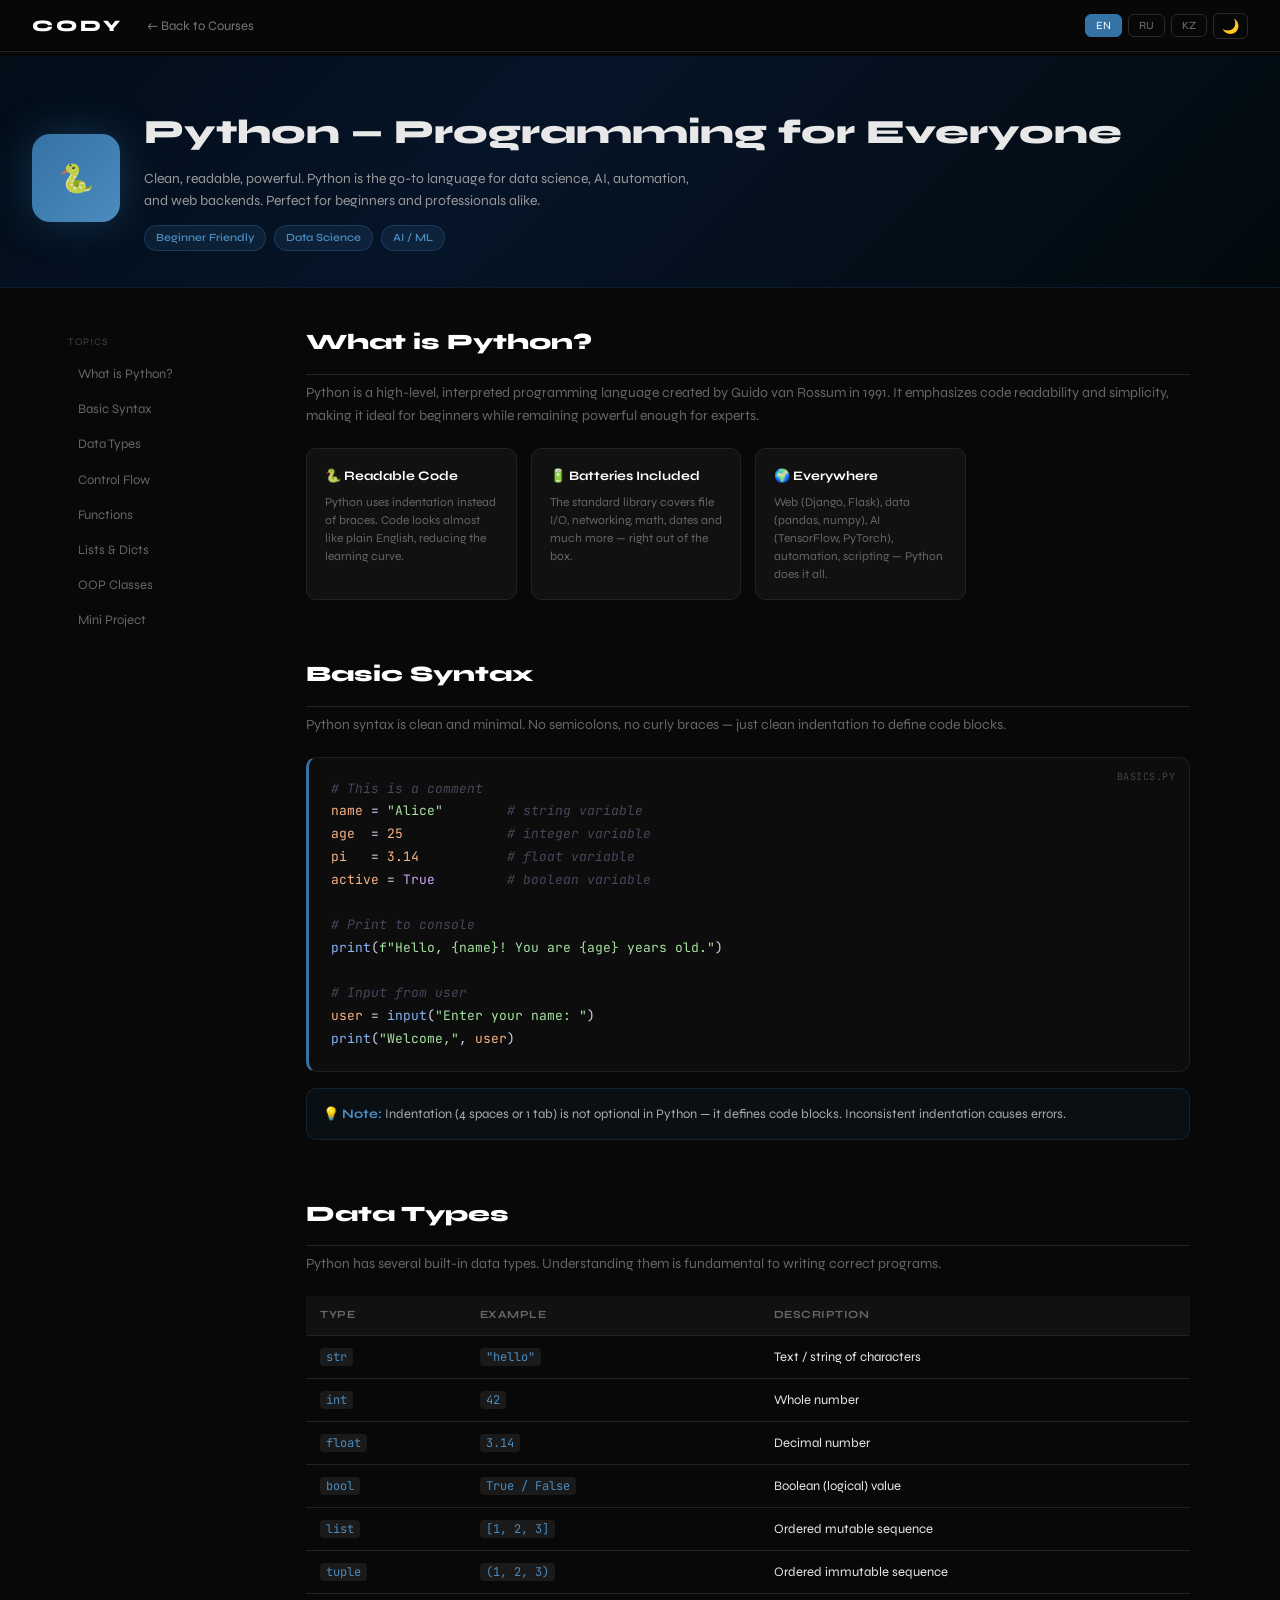
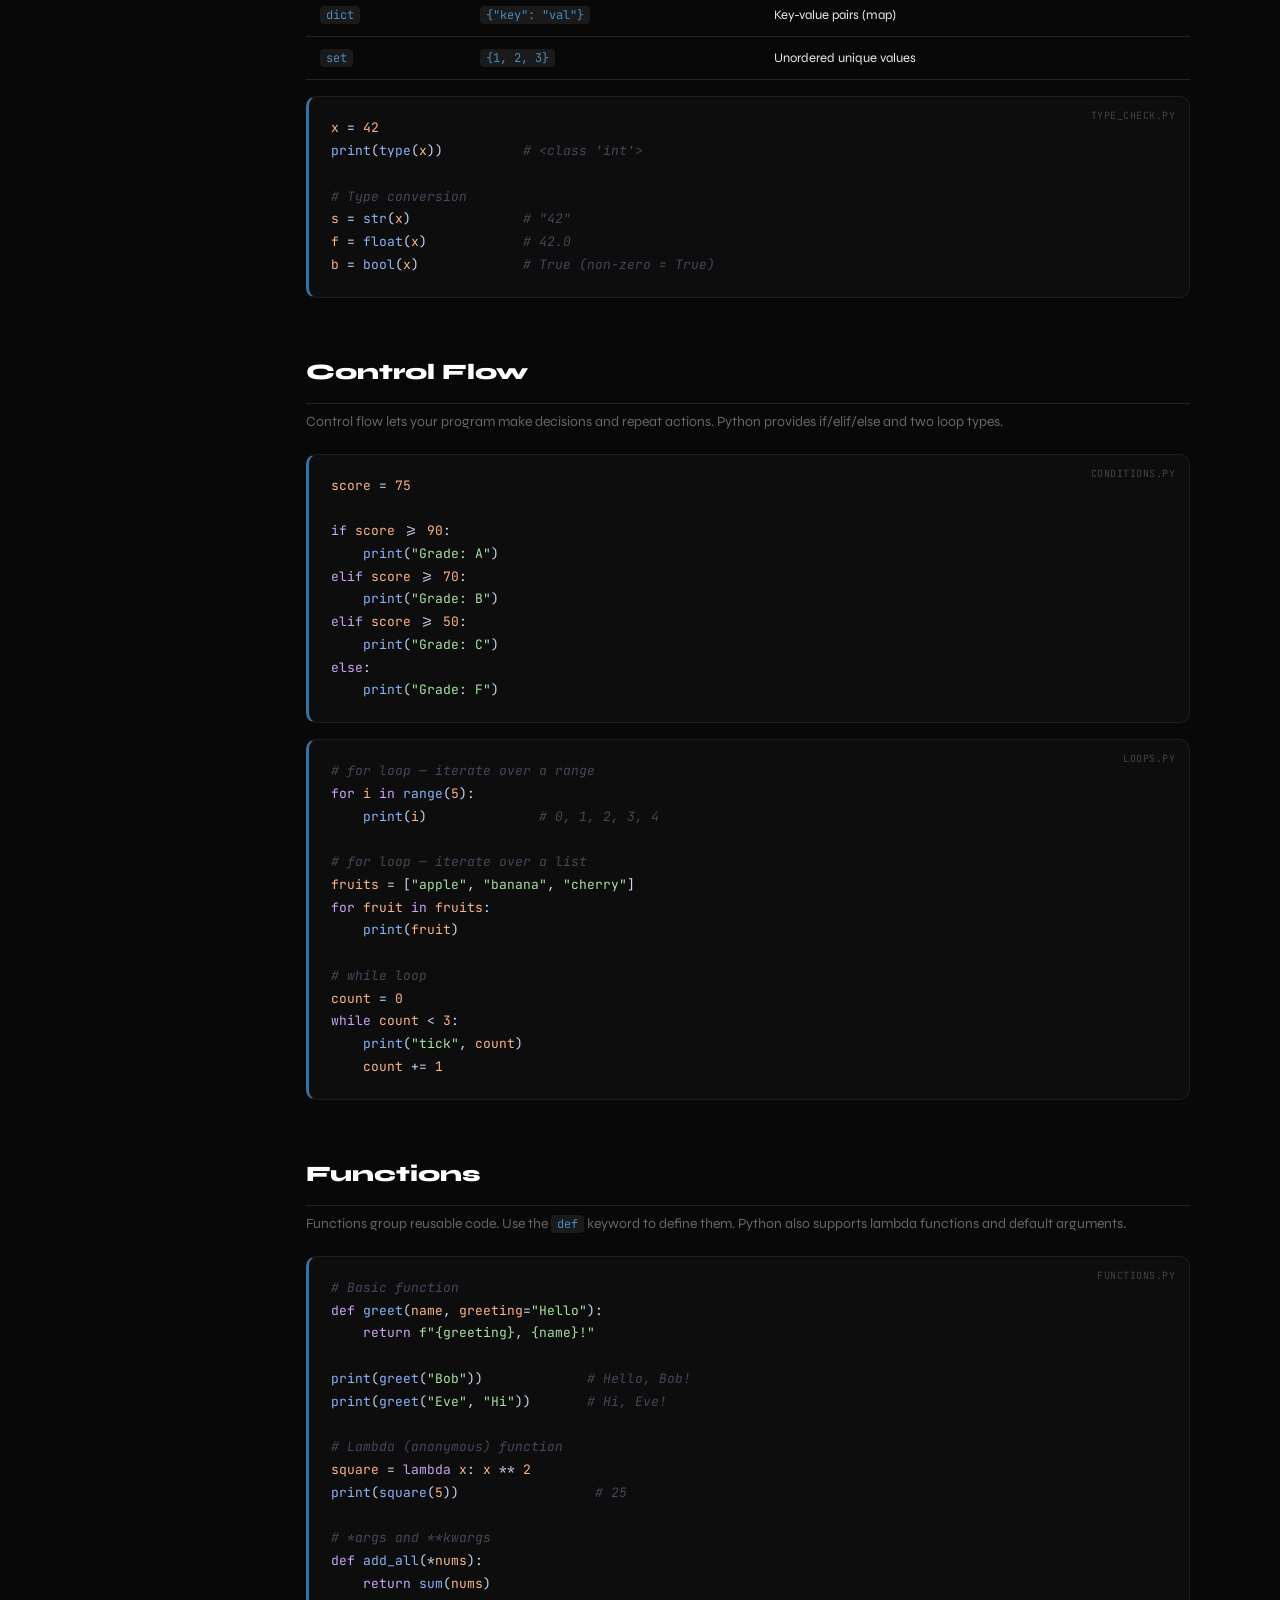
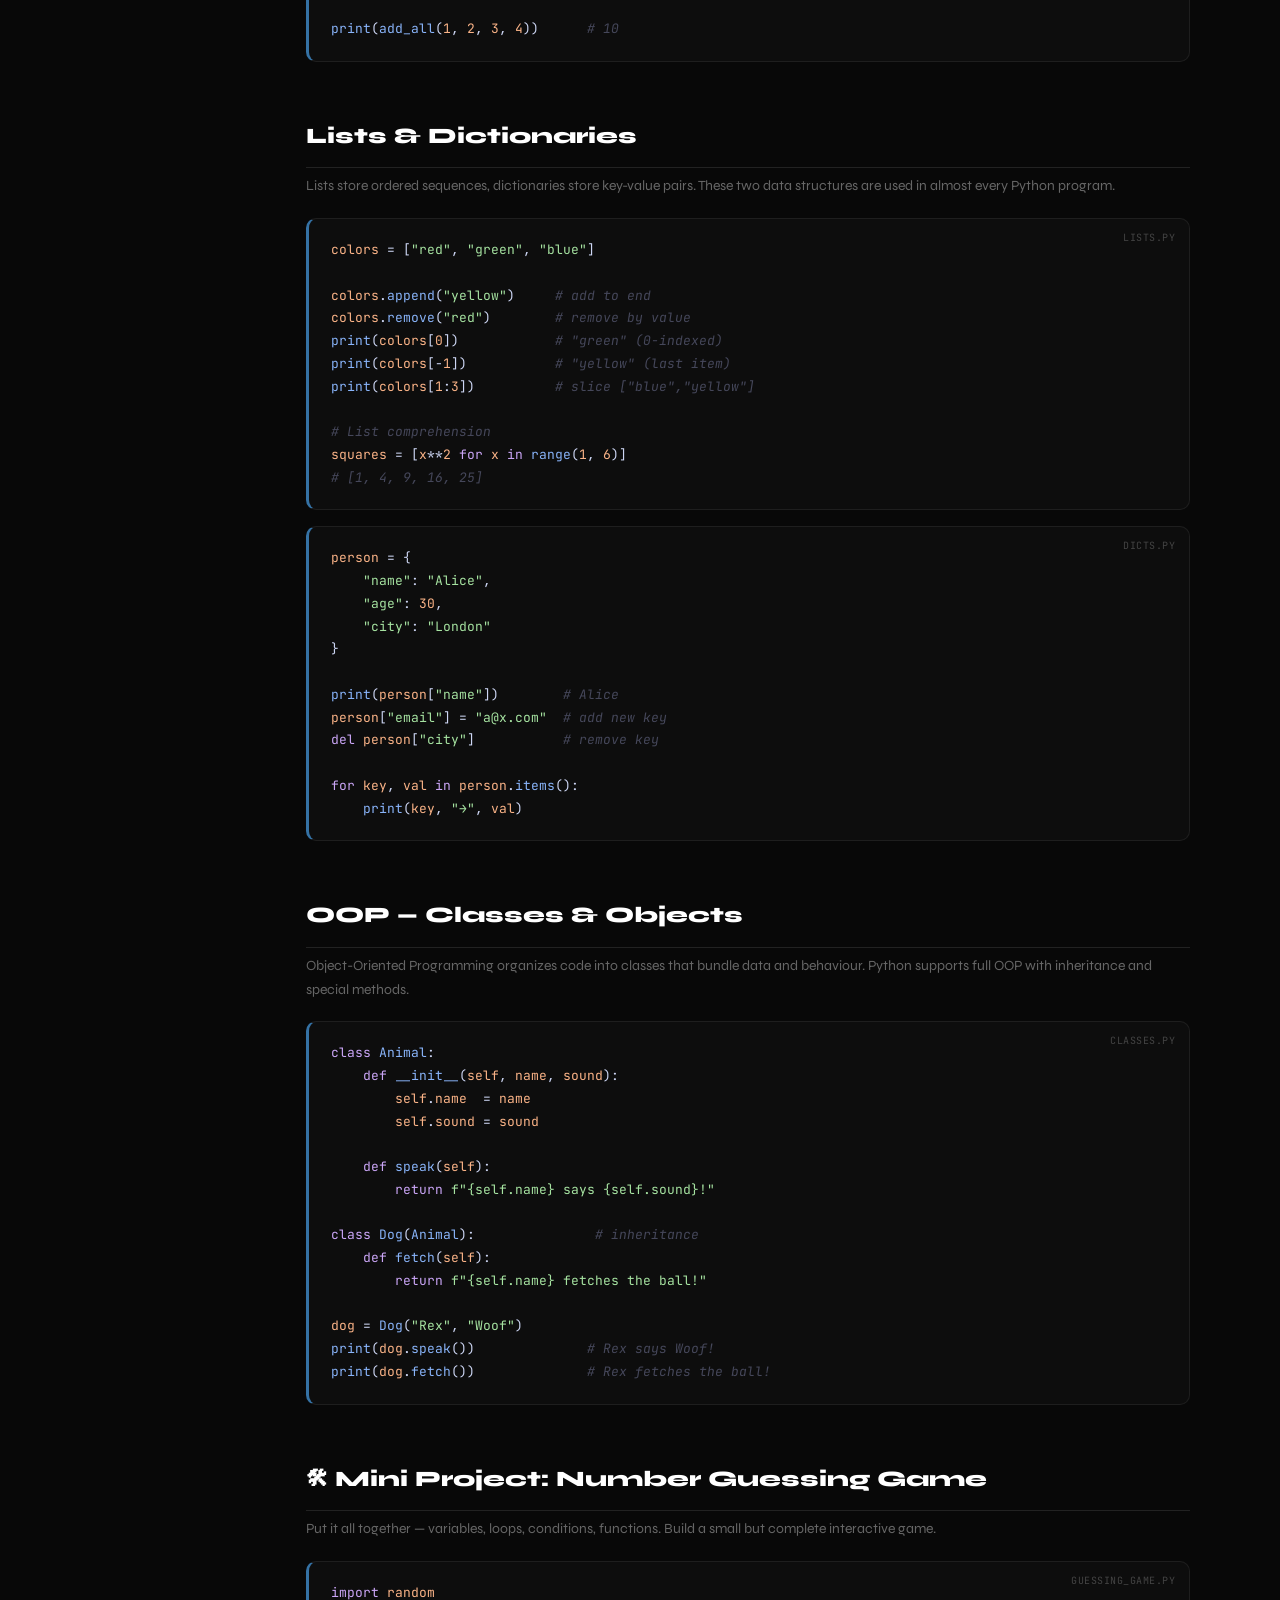
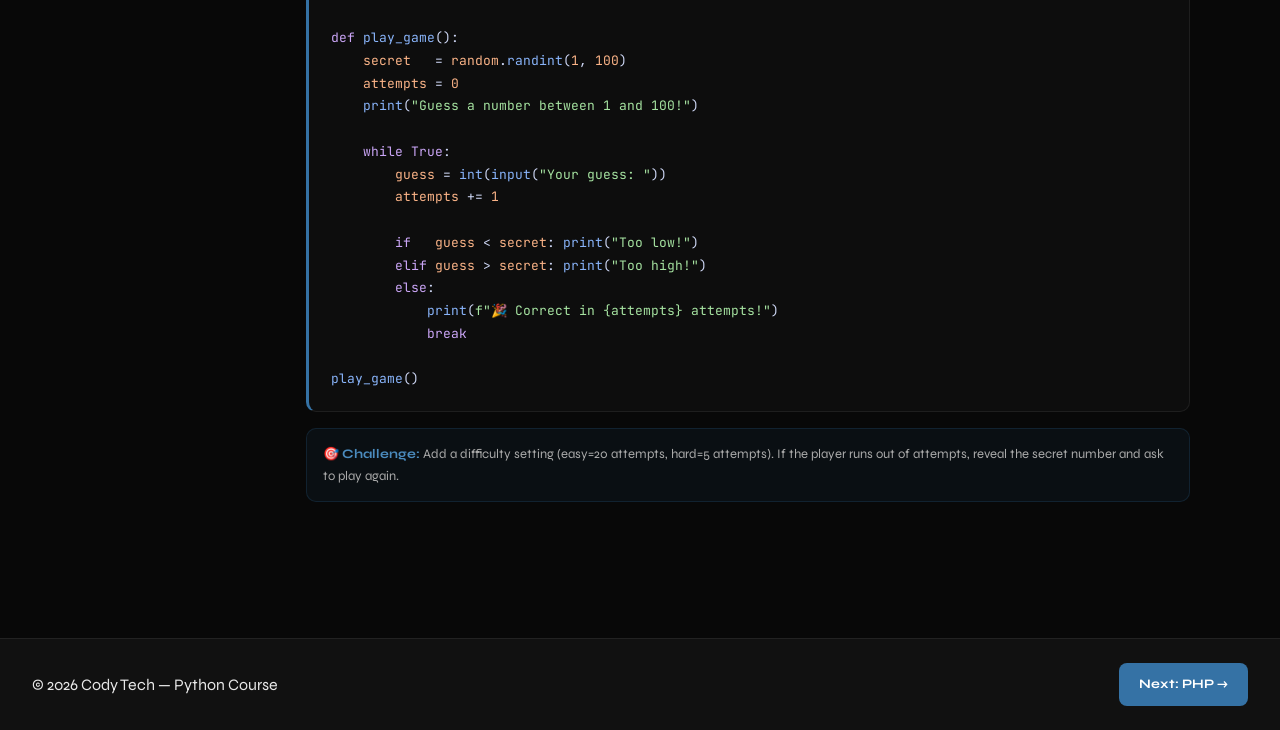
<file: learn-python.html>
<!DOCTYPE html>
<html lang="en">
<head>
<meta charset="UTF-8">
<meta name="viewport" content="width=device-width, initial-scale=1.0">
<title>Python — Cody Tech</title>
<link href="https://fonts.googleapis.com/css2?family=JetBrains+Mono:wght@400;600&family=Syne:wght@400;600;800&display=swap" rel="stylesheet">
<style>
:root{
  --accent:#3572A5;
  --accent2:#4b8bbe;
  --bg:#080808;--bg2:#111;--bg3:#181818;--border:#222;
  --text:#e8e8e8;--muted:#666;--code-bg:#0d0d0d;
}
*{margin:0;padding:0;box-sizing:border-box;}
html{scroll-behavior:smooth;}
body{background:var(--bg);color:var(--text);font-family:'Syne',sans-serif;line-height:1.7;}
.top-bar{position:fixed;top:0;left:0;right:0;display:flex;justify-content:space-between;align-items:center;padding:12px 32px;background:rgba(8,8,8,0.96);border-bottom:1px solid var(--border);backdrop-filter:blur(10px);z-index:1000;}
.logo-txt{font-weight:800;font-size:16px;color:#fff;letter-spacing:3px;}
.top-left{display:flex;align-items:center;gap:24px;}
.back-a{color:#777;text-decoration:none;font-size:13px;transition:color .2s;}
.back-a:hover{color:#fff;}
.top-right{display:flex;gap:6px;align-items:center;}
.ctrl-btn{padding:4px 10px;border-radius:6px;border:1px solid #2a2a2a;background:transparent;color:#777;cursor:pointer;font-size:11px;font-family:'Syne',sans-serif;transition:all .2s;}
.ctrl-btn:hover,.ctrl-btn.active{background:var(--accent);border-color:var(--accent);color:#fff;}
.theme-btn{padding:4px 8px;border-radius:6px;border:1px solid #2a2a2a;background:transparent;cursor:pointer;font-size:14px;}
body.light{--bg:#f5f5f5;--bg2:#ebebeb;--bg3:#e0e0e0;--border:#ddd;--text:#111;--muted:#888;--code-bg:#1a1a1a;}
body.light .top-bar{background:rgba(245,245,245,0.97);}
body.light .back-a{color:#888;}body.light .back-a:hover{color:#111;}
body.light .ctrl-btn{border-color:#ccc;color:#666;}
.hero-strip{margin-top:56px;padding:48px 32px 36px;background:linear-gradient(135deg,#020d18 0%,#061428 40%,#020a0d 100%);border-bottom:1px solid #0a1e30;display:flex;align-items:center;gap:24px;}
.lang-badge{font-size:28px;width:88px;height:88px;background:linear-gradient(135deg,var(--accent),var(--accent2));border-radius:18px;display:flex;align-items:center;justify-content:center;flex-shrink:0;box-shadow:0 0 40px rgba(53,114,165,.35);font-family:'JetBrains Mono',monospace;font-weight:600;color:#fff;}
.hero-info h1{font-size:34px;font-weight:800;margin-bottom:6px;}
.hero-info p{color:#999;font-size:14px;max-width:560px;line-height:1.6;}
.badges{display:flex;gap:8px;margin-top:12px;flex-wrap:wrap;}
.badge{padding:3px 11px;border-radius:20px;font-size:11px;font-weight:600;background:rgba(53,114,165,.15);border:1px solid rgba(53,114,165,.3);color:var(--accent2);}
.layout{display:flex;max-width:1180px;margin:0 auto;padding:0 0 80px;}
.sidebar{width:220px;flex-shrink:0;padding:28px 0 0;position:sticky;top:56px;height:calc(100vh - 56px);overflow-y:auto;}
.sidebar-section{margin-bottom:6px;padding:0 18px;}
.sidebar-label{font-size:10px;color:#444;text-transform:uppercase;letter-spacing:1px;margin-bottom:6px;margin-top:18px;}
.sidebar-link{display:block;padding:6px 10px;border-radius:6px;text-decoration:none;color:#666;font-size:13px;transition:all .2s;margin-bottom:1px;}
.sidebar-link:hover{background:#151515;color:#ccc;}
.sidebar-link.active{background:rgba(53,114,165,.1);color:var(--accent);border-left:2px solid var(--accent);padding-left:8px;}
body.light .sidebar-link:hover{background:#e0e0e0;}
.content{flex:1;padding:36px 40px 0 36px;min-width:0;}
.learn-section{margin-bottom:56px;}
.learn-section h2{font-size:22px;font-weight:800;margin-bottom:4px;color:#fff;padding-bottom:12px;border-bottom:1px solid var(--border);}
body.light .learn-section h2{color:#111;}
.learn-section .intro{color:var(--muted);font-size:14px;margin-bottom:20px;margin-top:6px;}
.code-block{background:var(--code-bg);border:1px solid #1e1e1e;border-left:3px solid var(--accent);border-radius:10px;padding:20px 22px;margin:16px 0;overflow-x:auto;position:relative;}
.code-block pre{font-family:'JetBrains Mono',monospace;font-size:13px;line-height:1.75;color:#cdd6f4;white-space:pre;}
.code-label{position:absolute;top:10px;right:14px;font-size:10px;color:#444;font-family:'JetBrains Mono',monospace;text-transform:uppercase;letter-spacing:.5px;}
.kw{color:#cba6f7;}.fn{color:#89b4fa;}.st{color:#a6e3a1;}.cm{color:#45475a;font-style:italic;}.nm{color:#fab387;}.op{color:#89dceb;}
.cards-row{display:grid;grid-template-columns:repeat(auto-fill,minmax(200px,1fr));gap:14px;margin:18px 0;}
.info-card{background:var(--bg2);border:1px solid var(--border);border-radius:10px;padding:16px 18px;}
.info-card h4{font-size:13px;font-weight:700;margin-bottom:6px;color:#fff;}
body.light .info-card h4{color:#111;}
.info-card p{font-size:12px;color:var(--muted);line-height:1.5;}
.tip{background:rgba(53,114,165,.07);border:1px solid rgba(53,114,165,.2);border-radius:10px;padding:14px 16px;font-size:13px;color:#aaa;margin:14px 0;}
.tip strong{color:var(--accent2);}
.step-list{list-style:none;counter-reset:steps;margin:16px 0;}
.step-list li{counter-increment:steps;display:flex;gap:14px;align-items:flex-start;padding:10px 0;border-bottom:1px solid var(--border);font-size:13px;}
.step-list li::before{content:counter(steps);min-width:26px;height:26px;background:var(--accent);color:#fff;border-radius:50%;display:flex;align-items:center;justify-content:center;font-size:11px;font-weight:700;flex-shrink:0;margin-top:2px;}
.step-list li div strong{display:block;color:#fff;font-size:13px;margin-bottom:3px;}
body.light .step-list li div strong{color:#111;}
.table-wrap{overflow-x:auto;margin:16px 0;}
table{width:100%;border-collapse:collapse;font-size:13px;}
th{background:var(--bg2);color:var(--muted);padding:10px 14px;text-align:left;font-size:11px;text-transform:uppercase;letter-spacing:.5px;border-bottom:1px solid var(--border);}
td{padding:10px 14px;border-bottom:1px solid var(--border);color:var(--text);}
tr:hover td{background:var(--bg2);}
code{font-family:'JetBrains Mono',monospace;font-size:12px;background:#1a1a1a;padding:1px 6px;border-radius:4px;color:var(--accent2);}
body.light code{background:#e8e8e8;}
.page-footer{display:flex;justify-content:space-between;align-items:center;padding:24px 32px;border-top:1px solid var(--border);background:var(--bg2);}
.next-btn{padding:10px 20px;background:var(--accent);color:#fff;text-decoration:none;border-radius:8px;font-size:13px;font-weight:700;transition:opacity .2s;}
.next-btn:hover{opacity:.85;}
</style>
</head>
<body>
<div class="top-bar">
  <div class="top-left">
    <span class="logo-txt">CODY</span>
    <a href="download.html" class="back-a">← <span data-i="back">Back to Courses</span></a>
  </div>
  <div class="top-right">
    <button class="ctrl-btn active" onclick="setLang('en',this)">EN</button>
    <button class="ctrl-btn" onclick="setLang('ru',this)">RU</button>
    <button class="ctrl-btn" onclick="setLang('kz',this)">KZ</button>
    <button class="theme-btn" id="themeBtn" onclick="toggleTheme()">🌙</button>
  </div>
</div>

<div class="hero-strip">
  <div class="lang-badge">🐍</div>
  <div class="hero-info">
    <h1 data-i="title">Python — Programming for Everyone</h1>
    <p data-i="hero_desc">Clean, readable, powerful. Python is the go-to language for data science, AI, automation, and web backends. Perfect for beginners and professionals alike.</p>
    <div class="badges">
      <span class="badge" data-i="b1">Beginner Friendly</span>
      <span class="badge" data-i="b2">Data Science</span>
      <span class="badge" data-i="b3">AI / ML</span>
    </div>
  </div>
</div>

<div class="layout">
  <nav class="sidebar">
    <div class="sidebar-section">
      <div class="sidebar-label" data-i="nav_label">Topics</div>
      <a href="#intro" class="sidebar-link active" data-i="nav_intro">What is Python?</a>
      <a href="#syntax" class="sidebar-link" data-i="nav_syntax">Basic Syntax</a>
      <a href="#datatypes" class="sidebar-link" data-i="nav_data">Data Types</a>
      <a href="#control" class="sidebar-link" data-i="nav_control">Control Flow</a>
      <a href="#functions" class="sidebar-link" data-i="nav_func">Functions</a>
      <a href="#lists" class="sidebar-link" data-i="nav_lists">Lists & Dicts</a>
      <a href="#oop" class="sidebar-link" data-i="nav_oop">OOP Classes</a>
      <a href="#practice" class="sidebar-link" data-i="nav_practice">Mini Project</a>
    </div>
  </nav>
  <main class="content">

    <div class="learn-section" id="intro">
      <h2 data-i="s1_title">What is Python?</h2>
      <p class="intro" data-i="s1_intro">Python is a high-level, interpreted programming language created by Guido van Rossum in 1991. It emphasizes code readability and simplicity, making it ideal for beginners while remaining powerful enough for experts.</p>
      <div class="cards-row">
        <div class="info-card"><h4 data-i="c1_t">🐍 Readable Code</h4><p data-i="c1_d">Python uses indentation instead of braces. Code looks almost like plain English, reducing the learning curve.</p></div>
        <div class="info-card"><h4 data-i="c2_t">🔋 Batteries Included</h4><p data-i="c2_d">The standard library covers file I/O, networking, math, dates and much more — right out of the box.</p></div>
        <div class="info-card"><h4 data-i="c3_t">🌍 Everywhere</h4><p data-i="c3_d">Web (Django, Flask), data (pandas, numpy), AI (TensorFlow, PyTorch), automation, scripting — Python does it all.</p></div>
      </div>
    </div>

    <div class="learn-section" id="syntax">
      <h2 data-i="s2_title">Basic Syntax</h2>
      <p class="intro" data-i="s2_intro">Python syntax is clean and minimal. No semicolons, no curly braces — just clean indentation to define code blocks.</p>
      <div class="code-block">
        <span class="code-label">basics.py</span>
        <pre><span class="cm"># This is a comment</span>
<span class="nm">name</span> = <span class="st">"Alice"</span>        <span class="cm"># string variable</span>
<span class="nm">age</span>  = <span class="nm">25</span>             <span class="cm"># integer variable</span>
<span class="nm">pi</span>   = <span class="nm">3.14</span>           <span class="cm"># float variable</span>
<span class="nm">active</span> = <span class="kw">True</span>         <span class="cm"># boolean variable</span>

<span class="cm"># Print to console</span>
<span class="fn">print</span>(<span class="st">f"Hello, {name}! You are {age} years old."</span>)

<span class="cm"># Input from user</span>
<span class="nm">user</span> = <span class="fn">input</span>(<span class="st">"Enter your name: "</span>)
<span class="fn">print</span>(<span class="st">"Welcome,"</span>, <span class="nm">user</span>)</pre>
      </div>
      <div class="tip"><strong>💡 Note:</strong> <span data-i="tip_indent">Indentation (4 spaces or 1 tab) is not optional in Python — it defines code blocks. Inconsistent indentation causes errors.</span></div>
    </div>

    <div class="learn-section" id="datatypes">
      <h2 data-i="s3_title">Data Types</h2>
      <p class="intro" data-i="s3_intro">Python has several built-in data types. Understanding them is fundamental to writing correct programs.</p>
      <div class="table-wrap">
        <table>
          <tr><th>Type</th><th>Example</th><th>Description</th></tr>
          <tr><td><code>str</code></td><td><code>"hello"</code></td><td>Text / string of characters</td></tr>
          <tr><td><code>int</code></td><td><code>42</code></td><td>Whole number</td></tr>
          <tr><td><code>float</code></td><td><code>3.14</code></td><td>Decimal number</td></tr>
          <tr><td><code>bool</code></td><td><code>True / False</code></td><td>Boolean (logical) value</td></tr>
          <tr><td><code>list</code></td><td><code>[1, 2, 3]</code></td><td>Ordered mutable sequence</td></tr>
          <tr><td><code>tuple</code></td><td><code>(1, 2, 3)</code></td><td>Ordered immutable sequence</td></tr>
          <tr><td><code>dict</code></td><td><code>{"key": "val"}</code></td><td>Key-value pairs (map)</td></tr>
          <tr><td><code>set</code></td><td><code>{1, 2, 3}</code></td><td>Unordered unique values</td></tr>
        </table>
      </div>
      <div class="code-block">
        <span class="code-label">type_check.py</span>
        <pre><span class="nm">x</span> = <span class="nm">42</span>
<span class="fn">print</span>(<span class="fn">type</span>(<span class="nm">x</span>))          <span class="cm"># &lt;class 'int'&gt;</span>

<span class="cm"># Type conversion</span>
<span class="nm">s</span> = <span class="fn">str</span>(<span class="nm">x</span>)              <span class="cm"># "42"</span>
<span class="nm">f</span> = <span class="fn">float</span>(<span class="nm">x</span>)            <span class="cm"># 42.0</span>
<span class="nm">b</span> = <span class="fn">bool</span>(<span class="nm">x</span>)             <span class="cm"># True (non-zero = True)</span></pre>
      </div>
    </div>

    <div class="learn-section" id="control">
      <h2 data-i="s4_title">Control Flow</h2>
      <p class="intro" data-i="s4_intro">Control flow lets your program make decisions and repeat actions. Python provides if/elif/else and two loop types.</p>
      <div class="code-block">
        <span class="code-label">conditions.py</span>
        <pre><span class="nm">score</span> = <span class="nm">75</span>

<span class="kw">if</span> <span class="nm">score</span> >= <span class="nm">90</span>:
    <span class="fn">print</span>(<span class="st">"Grade: A"</span>)
<span class="kw">elif</span> <span class="nm">score</span> >= <span class="nm">70</span>:
    <span class="fn">print</span>(<span class="st">"Grade: B"</span>)
<span class="kw">elif</span> <span class="nm">score</span> >= <span class="nm">50</span>:
    <span class="fn">print</span>(<span class="st">"Grade: C"</span>)
<span class="kw">else</span>:
    <span class="fn">print</span>(<span class="st">"Grade: F"</span>)</pre>
      </div>
      <div class="code-block">
        <span class="code-label">loops.py</span>
        <pre><span class="cm"># for loop — iterate over a range</span>
<span class="kw">for</span> <span class="nm">i</span> <span class="kw">in</span> <span class="fn">range</span>(<span class="nm">5</span>):
    <span class="fn">print</span>(<span class="nm">i</span>)              <span class="cm"># 0, 1, 2, 3, 4</span>

<span class="cm"># for loop — iterate over a list</span>
<span class="nm">fruits</span> = [<span class="st">"apple"</span>, <span class="st">"banana"</span>, <span class="st">"cherry"</span>]
<span class="kw">for</span> <span class="nm">fruit</span> <span class="kw">in</span> <span class="nm">fruits</span>:
    <span class="fn">print</span>(<span class="nm">fruit</span>)

<span class="cm"># while loop</span>
<span class="nm">count</span> = <span class="nm">0</span>
<span class="kw">while</span> <span class="nm">count</span> < <span class="nm">3</span>:
    <span class="fn">print</span>(<span class="st">"tick"</span>, <span class="nm">count</span>)
    <span class="nm">count</span> += <span class="nm">1</span></pre>
      </div>
    </div>

    <div class="learn-section" id="functions">
      <h2 data-i="s5_title">Functions</h2>
      <p class="intro" data-i="s5_intro">Functions group reusable code. Use the <code>def</code> keyword to define them. Python also supports lambda functions and default arguments.</p>
      <div class="code-block">
        <span class="code-label">functions.py</span>
        <pre><span class="cm"># Basic function</span>
<span class="kw">def</span> <span class="fn">greet</span>(<span class="nm">name</span>, <span class="nm">greeting</span>=<span class="st">"Hello"</span>):
    <span class="kw">return</span> <span class="st">f"{greeting}, {name}!"</span>

<span class="fn">print</span>(<span class="fn">greet</span>(<span class="st">"Bob"</span>))             <span class="cm"># Hello, Bob!</span>
<span class="fn">print</span>(<span class="fn">greet</span>(<span class="st">"Eve"</span>, <span class="st">"Hi"</span>))       <span class="cm"># Hi, Eve!</span>

<span class="cm"># Lambda (anonymous) function</span>
<span class="nm">square</span> = <span class="kw">lambda</span> <span class="nm">x</span>: <span class="nm">x</span> ** <span class="nm">2</span>
<span class="fn">print</span>(<span class="fn">square</span>(<span class="nm">5</span>))                 <span class="cm"># 25</span>

<span class="cm"># *args and **kwargs</span>
<span class="kw">def</span> <span class="fn">add_all</span>(*<span class="nm">nums</span>):
    <span class="kw">return</span> <span class="fn">sum</span>(<span class="nm">nums</span>)

<span class="fn">print</span>(<span class="fn">add_all</span>(<span class="nm">1</span>, <span class="nm">2</span>, <span class="nm">3</span>, <span class="nm">4</span>))      <span class="cm"># 10</span></pre>
      </div>
    </div>

    <div class="learn-section" id="lists">
      <h2 data-i="s6_title">Lists & Dictionaries</h2>
      <p class="intro" data-i="s6_intro">Lists store ordered sequences, dictionaries store key-value pairs. These two data structures are used in almost every Python program.</p>
      <div class="code-block">
        <span class="code-label">lists.py</span>
        <pre><span class="nm">colors</span> = [<span class="st">"red"</span>, <span class="st">"green"</span>, <span class="st">"blue"</span>]

<span class="nm">colors</span>.<span class="fn">append</span>(<span class="st">"yellow"</span>)     <span class="cm"># add to end</span>
<span class="nm">colors</span>.<span class="fn">remove</span>(<span class="st">"red"</span>)        <span class="cm"># remove by value</span>
<span class="fn">print</span>(<span class="nm">colors</span>[<span class="nm">0</span>])            <span class="cm"># "green" (0-indexed)</span>
<span class="fn">print</span>(<span class="nm">colors</span>[-<span class="nm">1</span>])           <span class="cm"># "yellow" (last item)</span>
<span class="fn">print</span>(<span class="nm">colors</span>[<span class="nm">1</span>:<span class="nm">3</span>])          <span class="cm"># slice ["blue","yellow"]</span>

<span class="cm"># List comprehension</span>
<span class="nm">squares</span> = [<span class="nm">x</span>**<span class="nm">2</span> <span class="kw">for</span> <span class="nm">x</span> <span class="kw">in</span> <span class="fn">range</span>(<span class="nm">1</span>, <span class="nm">6</span>)]
<span class="cm"># [1, 4, 9, 16, 25]</span></pre>
      </div>
      <div class="code-block">
        <span class="code-label">dicts.py</span>
        <pre><span class="nm">person</span> = {
    <span class="st">"name"</span>: <span class="st">"Alice"</span>,
    <span class="st">"age"</span>: <span class="nm">30</span>,
    <span class="st">"city"</span>: <span class="st">"London"</span>
}

<span class="fn">print</span>(<span class="nm">person</span>[<span class="st">"name"</span>])        <span class="cm"># Alice</span>
<span class="nm">person</span>[<span class="st">"email"</span>] = <span class="st">"a@x.com"</span>  <span class="cm"># add new key</span>
<span class="kw">del</span> <span class="nm">person</span>[<span class="st">"city"</span>]           <span class="cm"># remove key</span>

<span class="kw">for</span> <span class="nm">key</span>, <span class="nm">val</span> <span class="kw">in</span> <span class="nm">person</span>.<span class="fn">items</span>():
    <span class="fn">print</span>(<span class="nm">key</span>, <span class="st">"→"</span>, <span class="nm">val</span>)</pre>
      </div>
    </div>

    <div class="learn-section" id="oop">
      <h2 data-i="s7_title">OOP — Classes & Objects</h2>
      <p class="intro" data-i="s7_intro">Object-Oriented Programming organizes code into classes that bundle data and behaviour. Python supports full OOP with inheritance and special methods.</p>
      <div class="code-block">
        <span class="code-label">classes.py</span>
        <pre><span class="kw">class</span> <span class="fn">Animal</span>:
    <span class="kw">def</span> <span class="fn">__init__</span>(<span class="nm">self</span>, <span class="nm">name</span>, <span class="nm">sound</span>):
        <span class="nm">self</span>.<span class="nm">name</span>  = <span class="nm">name</span>
        <span class="nm">self</span>.<span class="nm">sound</span> = <span class="nm">sound</span>

    <span class="kw">def</span> <span class="fn">speak</span>(<span class="nm">self</span>):
        <span class="kw">return</span> <span class="st">f"{self.name} says {self.sound}!"</span>

<span class="kw">class</span> <span class="fn">Dog</span>(<span class="fn">Animal</span>):               <span class="cm"># inheritance</span>
    <span class="kw">def</span> <span class="fn">fetch</span>(<span class="nm">self</span>):
        <span class="kw">return</span> <span class="st">f"{self.name} fetches the ball!"</span>

<span class="nm">dog</span> = <span class="fn">Dog</span>(<span class="st">"Rex"</span>, <span class="st">"Woof"</span>)
<span class="fn">print</span>(<span class="nm">dog</span>.<span class="fn">speak</span>())              <span class="cm"># Rex says Woof!</span>
<span class="fn">print</span>(<span class="nm">dog</span>.<span class="fn">fetch</span>())              <span class="cm"># Rex fetches the ball!</span></pre>
      </div>
    </div>

    <div class="learn-section" id="practice">
      <h2 data-i="s8_title">🛠 Mini Project: Number Guessing Game</h2>
      <p class="intro" data-i="s8_intro">Put it all together — variables, loops, conditions, functions. Build a small but complete interactive game.</p>
      <div class="code-block">
        <span class="code-label">guessing_game.py</span>
        <pre><span class="kw">import</span> <span class="nm">random</span>

<span class="kw">def</span> <span class="fn">play_game</span>():
    <span class="nm">secret</span>   = <span class="nm">random</span>.<span class="fn">randint</span>(<span class="nm">1</span>, <span class="nm">100</span>)
    <span class="nm">attempts</span> = <span class="nm">0</span>
    <span class="fn">print</span>(<span class="st">"Guess a number between 1 and 100!"</span>)

    <span class="kw">while</span> <span class="kw">True</span>:
        <span class="nm">guess</span> = <span class="fn">int</span>(<span class="fn">input</span>(<span class="st">"Your guess: "</span>))
        <span class="nm">attempts</span> += <span class="nm">1</span>

        <span class="kw">if</span>   <span class="nm">guess</span> < <span class="nm">secret</span>: <span class="fn">print</span>(<span class="st">"Too low!"</span>)
        <span class="kw">elif</span> <span class="nm">guess</span> > <span class="nm">secret</span>: <span class="fn">print</span>(<span class="st">"Too high!"</span>)
        <span class="kw">else</span>:
            <span class="fn">print</span>(<span class="st">f"🎉 Correct in {attempts} attempts!"</span>)
            <span class="kw">break</span>

<span class="fn">play_game</span>()</pre>
      </div>
      <div class="tip"><strong>🎯 Challenge:</strong> <span data-i="challenge">Add a difficulty setting (easy=20 attempts, hard=5 attempts). If the player runs out of attempts, reveal the secret number and ask to play again.</span></div>
    </div>

  </main>
</div>

<div class="page-footer">
  <span data-i="footer_txt">© 2026 Cody Tech — Python Course</span>
  <a href="learn-php.html" class="next-btn" data-i="next_btn">Next: PHP →</a>
</div>

<script>
const T={
  en:{back:"Back to Courses",title:"Python — Programming for Everyone",hero_desc:"Clean, readable, powerful. Python is the go-to language for data science, AI, automation, and web backends. Perfect for beginners and professionals alike.",b1:"Beginner Friendly",b2:"Data Science",b3:"AI / ML",nav_label:"Topics",nav_intro:"What is Python?",nav_syntax:"Basic Syntax",nav_data:"Data Types",nav_control:"Control Flow",nav_func:"Functions",nav_lists:"Lists & Dicts",nav_oop:"OOP Classes",nav_practice:"Mini Project",s1_title:"What is Python?",s1_intro:"Python is a high-level, interpreted programming language created by Guido van Rossum in 1991. It emphasizes code readability and simplicity, making it ideal for beginners while remaining powerful enough for experts.",c1_t:"🐍 Readable Code",c1_d:"Python uses indentation instead of braces. Code looks almost like plain English, reducing the learning curve.",c2_t:"🔋 Batteries Included",c2_d:"The standard library covers file I/O, networking, math, dates and much more — right out of the box.",c3_t:"🌍 Everywhere",c3_d:"Web (Django, Flask), data (pandas, numpy), AI (TensorFlow, PyTorch), automation, scripting — Python does it all.",s2_title:"Basic Syntax",s2_intro:"Python syntax is clean and minimal. No semicolons, no curly braces — just clean indentation to define code blocks.",tip_indent:"Indentation (4 spaces or 1 tab) is not optional in Python — it defines code blocks. Inconsistent indentation causes errors.",s3_title:"Data Types",s3_intro:"Python has several built-in data types. Understanding them is fundamental to writing correct programs.",s4_title:"Control Flow",s4_intro:"Control flow lets your program make decisions and repeat actions. Python provides if/elif/else and two loop types.",s5_title:"Functions",s5_intro:"Functions group reusable code. Use the def keyword to define them. Python also supports lambda functions and default arguments.",s6_title:"Lists & Dictionaries",s6_intro:"Lists store ordered sequences, dictionaries store key-value pairs. These two data structures are used in almost every Python program.",s7_title:"OOP — Classes & Objects",s7_intro:"Object-Oriented Programming organizes code into classes that bundle data and behaviour. Python supports full OOP with inheritance and special methods.",s8_title:"🛠 Mini Project: Number Guessing Game",s8_intro:"Put it all together — variables, loops, conditions, functions. Build a small but complete interactive game.",challenge:"Add a difficulty setting (easy=20 attempts, hard=5 attempts). If the player runs out of attempts, reveal the secret number and ask to play again.",footer_txt:"© 2026 Cody Tech — Python Course",next_btn:"Next: PHP →"},
  ru:{back:"Назад к курсам",title:"Python — программирование для всех",hero_desc:"Чистый, читаемый, мощный. Python — основной язык для науки о данных, ИИ, автоматизации и веб-бэкенда.",b1:"Для начинающих",b2:"Наука о данных",b3:"ИИ / МО",nav_label:"Темы",nav_intro:"Что такое Python?",nav_syntax:"Базовый синтаксис",nav_data:"Типы данных",nav_control:"Управление потоком",nav_func:"Функции",nav_lists:"Списки и словари",nav_oop:"ООП классы",nav_practice:"Мини-проект",s1_title:"Что такое Python?",s1_intro:"Python — высокоуровневый интерпретируемый язык, созданный Гвидо ван Россумом в 1991 году. Делает упор на читаемость кода.",c1_t:"🐍 Читаемый код",c1_d:"Python использует отступы вместо скобок. Код похож на обычный английский текст.",c2_t:"🔋 Всё включено",c2_d:"Стандартная библиотека покрывает файлы, сеть, математику, даты и многое другое.",c3_t:"🌍 Везде",c3_d:"Веб (Django, Flask), данные (pandas), ИИ (TensorFlow), автоматизация — Python всё это умеет.",s2_title:"Базовый синтаксис",s2_intro:"Синтаксис Python чистый и минимальный. Без точек с запятой и фигурных скобок.",tip_indent:"Отступы (4 пробела или 1 таб) в Python обязательны — они определяют блоки кода.",s3_title:"Типы данных",s3_intro:"В Python несколько встроенных типов данных. Понимание их фундаментально для написания программ.",s4_title:"Управление потоком",s4_intro:"Условия и циклы позволяют программе принимать решения и повторять действия.",s5_title:"Функции",s5_intro:"Функции группируют многократно используемый код. Используйте def для их определения.",s6_title:"Списки и словари",s6_intro:"Списки хранят упорядоченные последовательности, словари — пары ключ-значение.",s7_title:"ООП — Классы и объекты",s7_intro:"ООП организует код в классы. Python поддерживает полное ООП с наследованием.",s8_title:"🛠 Мини-проект: Угадай число",s8_intro:"Соберите всё вместе — переменные, циклы, условия, функции. Создайте небольшую игру.",challenge:"Добавьте уровень сложности (лёгкий=20 попыток, сложный=5). При исчерпании попыток — показать число.",footer_txt:"© 2026 Cody Tech — Курс Python",next_btn:"Далее: PHP →"},
  kz:{back:"Курстарға оралу",title:"Python — барша үшін бағдарламалау",hero_desc:"Таза, оқылатын, қуатты. Python — деректер ғылымы, жасанды интеллект, автоматтандыру үшін негізгі тіл.",b1:"Жаңадайлар үшін",b2:"Деректер ғылымы",b3:"ЖИ / МО",nav_label:"Тақырыптар",nav_intro:"Python дегеніміз не?",nav_syntax:"Негізгі синтаксис",nav_data:"Деректер түрлері",nav_control:"Басқару ағыны",nav_func:"Функциялар",nav_lists:"Тізімдер мен сөздіктер",nav_oop:"ООП кластар",nav_practice:"Мини жоба",s1_title:"Python дегеніміз не?",s1_intro:"Python — 1991 жылы Гвидо ван Россум жасаған жоғары деңгейлі интерпретацияланатын тіл.",c1_t:"🐍 Оқылатын код",c1_d:"Python жақшалардың орнына шегіністер қолданады. Код ағылшын мәтіне ұқсайды.",c2_t:"🔋 Толық жиынтық",c2_d:"Стандартты кітапхана файлдарды, желіні, математиканы жабады.",c3_t:"🌍 Барлық жерде",c3_d:"Веб (Django), деректер (pandas), ЖИ (TensorFlow), автоматтандыру.",s2_title:"Негізгі синтаксис",s2_intro:"Python синтаксисі таза және минималды. Нүктелі үтір мен жиырмалы жақша жоқ.",tip_indent:"Python-да шегіністер (4 бос орын немесе 1 tab) міндетті — олар код блоктарын анықтайды.",s3_title:"Деректер түрлері",s3_intro:"Python-да бірнеше кірістірілген деректер түрлері бар.",s4_title:"Басқару ағыны",s4_intro:"Шарттар мен циклдер бағдарламаға шешім қабылдауға және әрекеттерді қайталауға мүмкіндік береді.",s5_title:"Функциялар",s5_intro:"Функциялар қайта пайдаланылатын кодты топтастырады. def кілт сөзін пайдаланыңыз.",s6_title:"Тізімдер мен сөздіктер",s6_intro:"Тізімдер реттелген тізбектерді, сөздіктер кілт-мән жұптарын сақтайды.",s7_title:"ООП — Кластар мен объектілер",s7_intro:"Объектілі-бағытталған бағдарламалау кодты кластарға ұйымдастырады.",s8_title:"🛠 Мини жоба: Санды тап",s8_intro:"Бәрін біріктіріңіз — айнымалылар, циклдер, шарттар, функциялар.",challenge:"Қиындық деңгейін қосыңыз (оңай=20 әрекет, қиын=5). Әрекеттер бітсе — санды ашып, қайта ойнауды ұсыныңыз.",footer_txt:"© 2026 Cody Tech — Python Курсы",next_btn:"Келесі: PHP →"}
};
let lang='en';
function setLang(l,btn){lang=l;document.querySelectorAll('.ctrl-btn').forEach(b=>b.classList.remove('active'));btn.classList.add('active');const t=T[l];document.querySelectorAll('[data-i]').forEach(el=>{const k=el.getAttribute('data-i');if(t[k]!==undefined)el.textContent=t[k];});}
let dark=true;
function toggleTheme(){dark=!dark;document.body.classList.toggle('light',!dark);document.getElementById('themeBtn').textContent=dark?'🌙':'☀️';}
const secs=document.querySelectorAll('.learn-section');
const links=document.querySelectorAll('.sidebar-link');
window.addEventListener('scroll',()=>{let cur='';secs.forEach(s=>{if(window.scrollY>=s.offsetTop-80)cur=s.id;});links.forEach(l=>{l.classList.toggle('active',l.getAttribute('href')==='#'+cur);});});
</script>
</body>
</html>
</file>
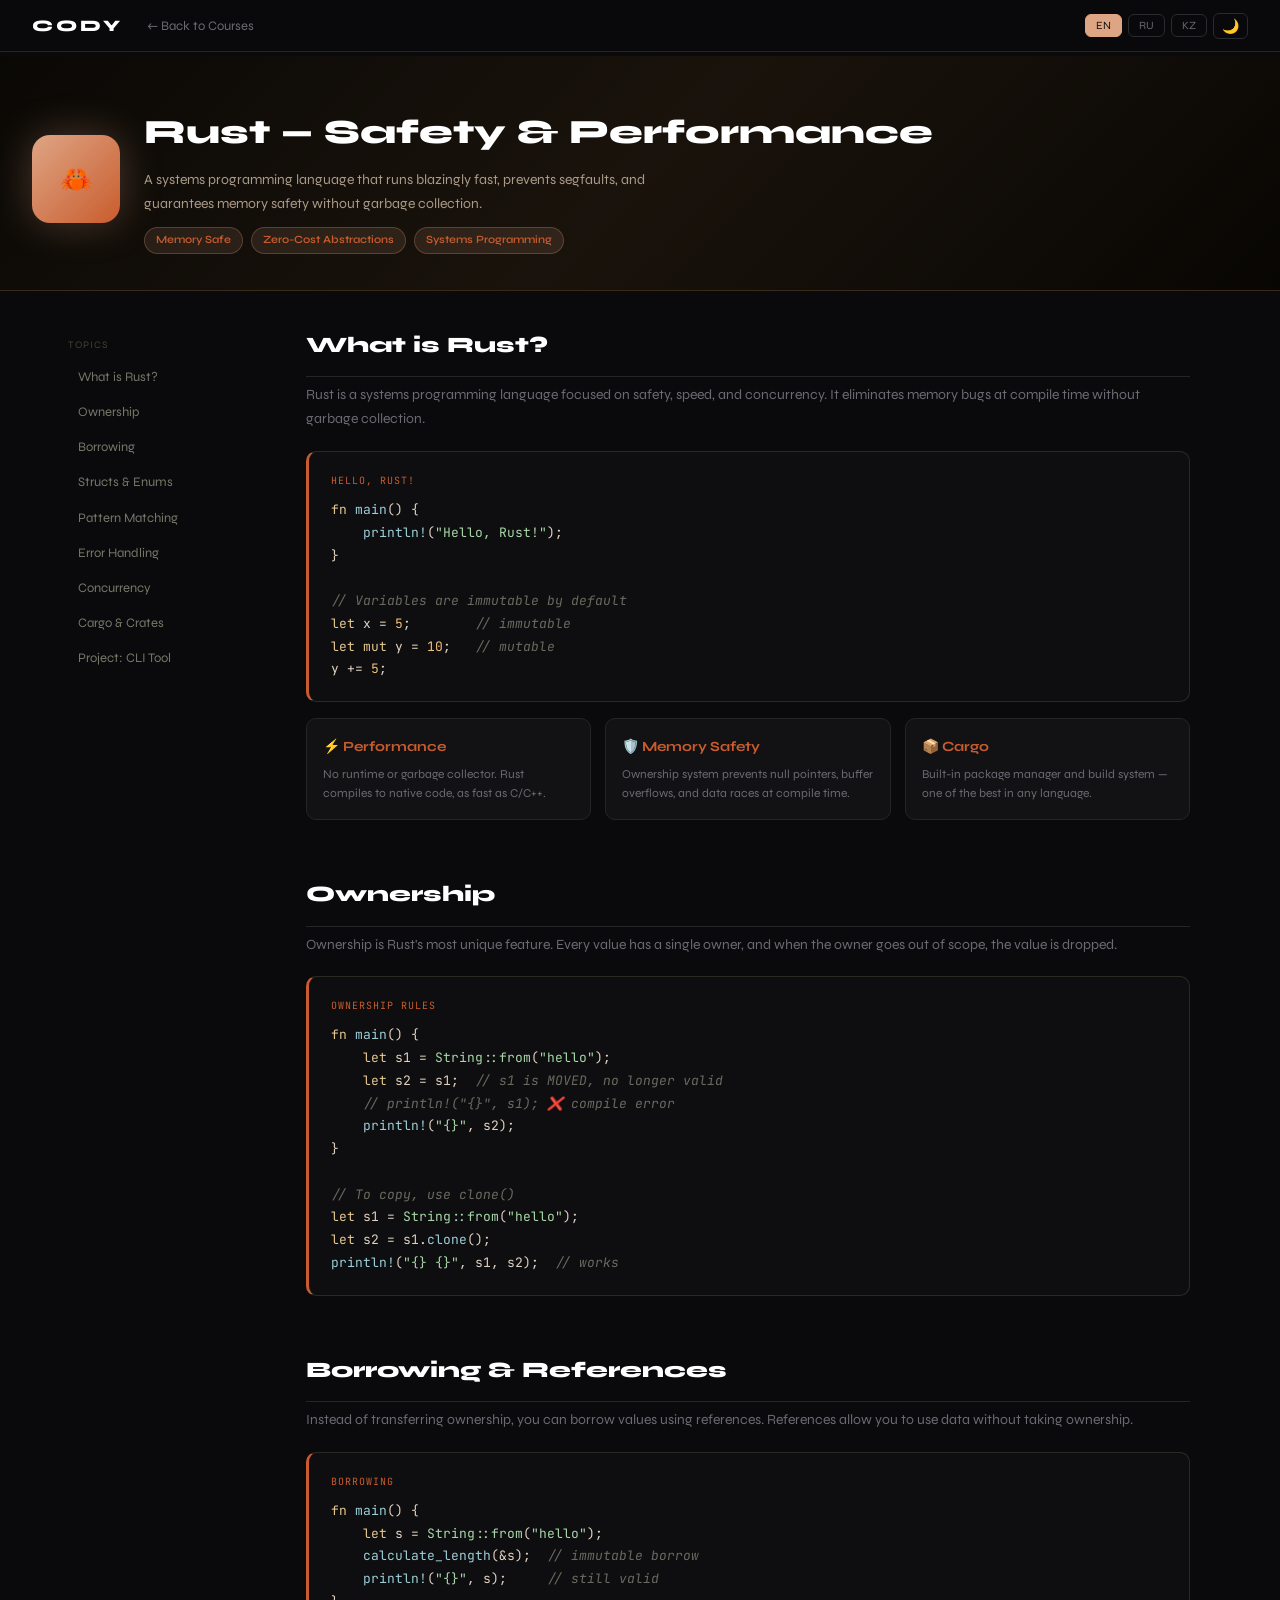
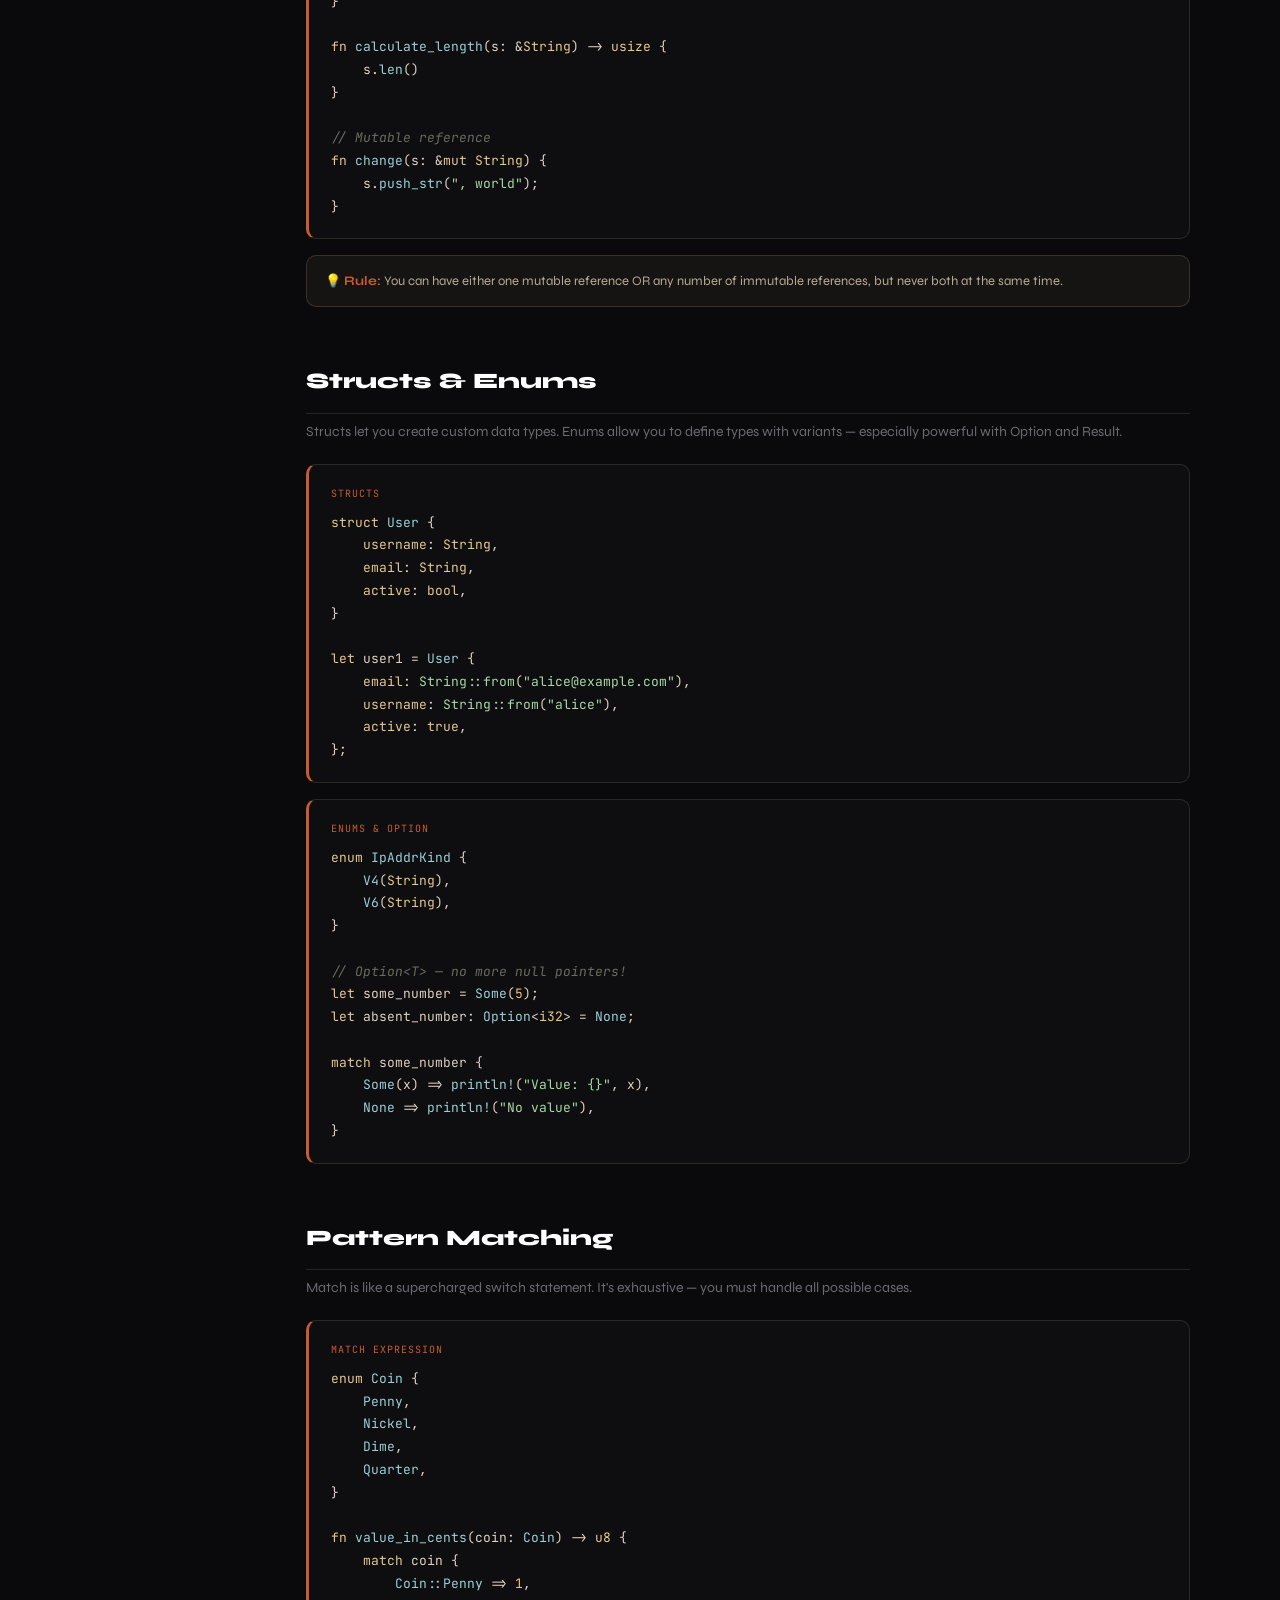
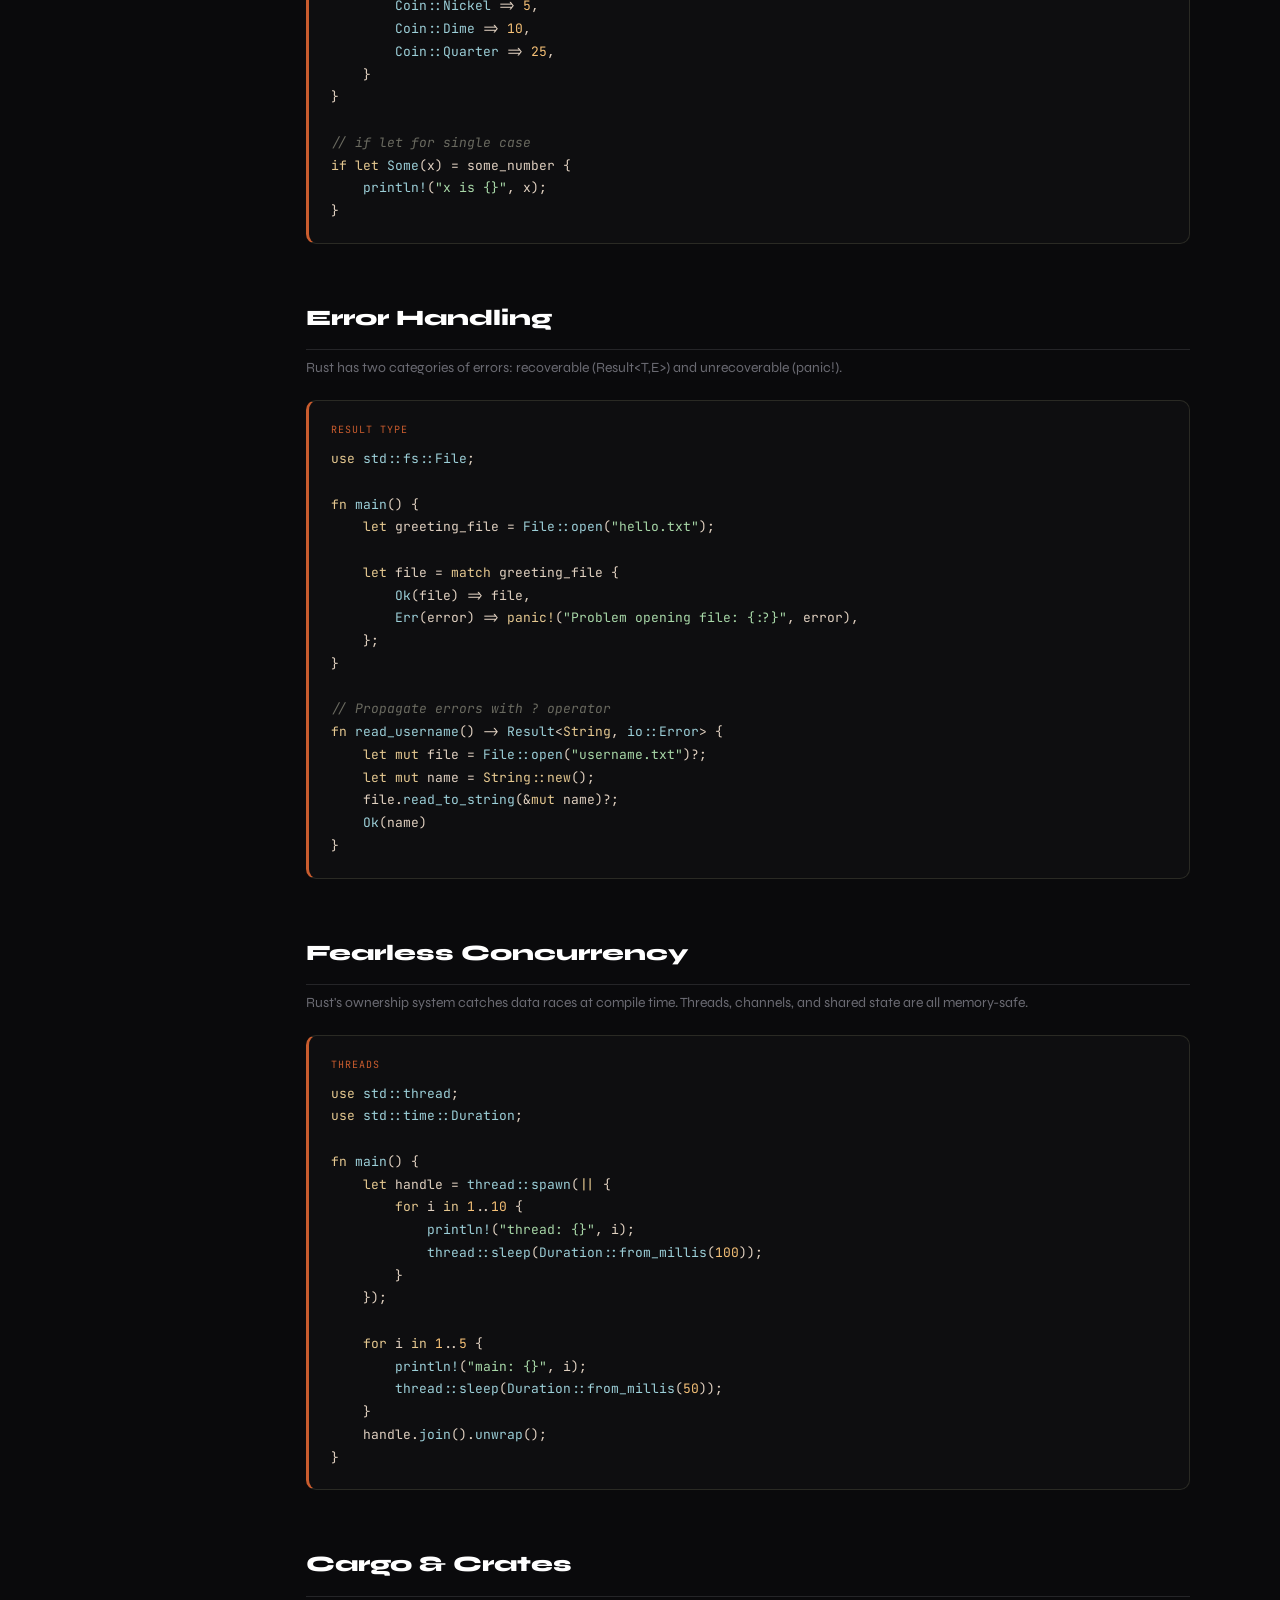
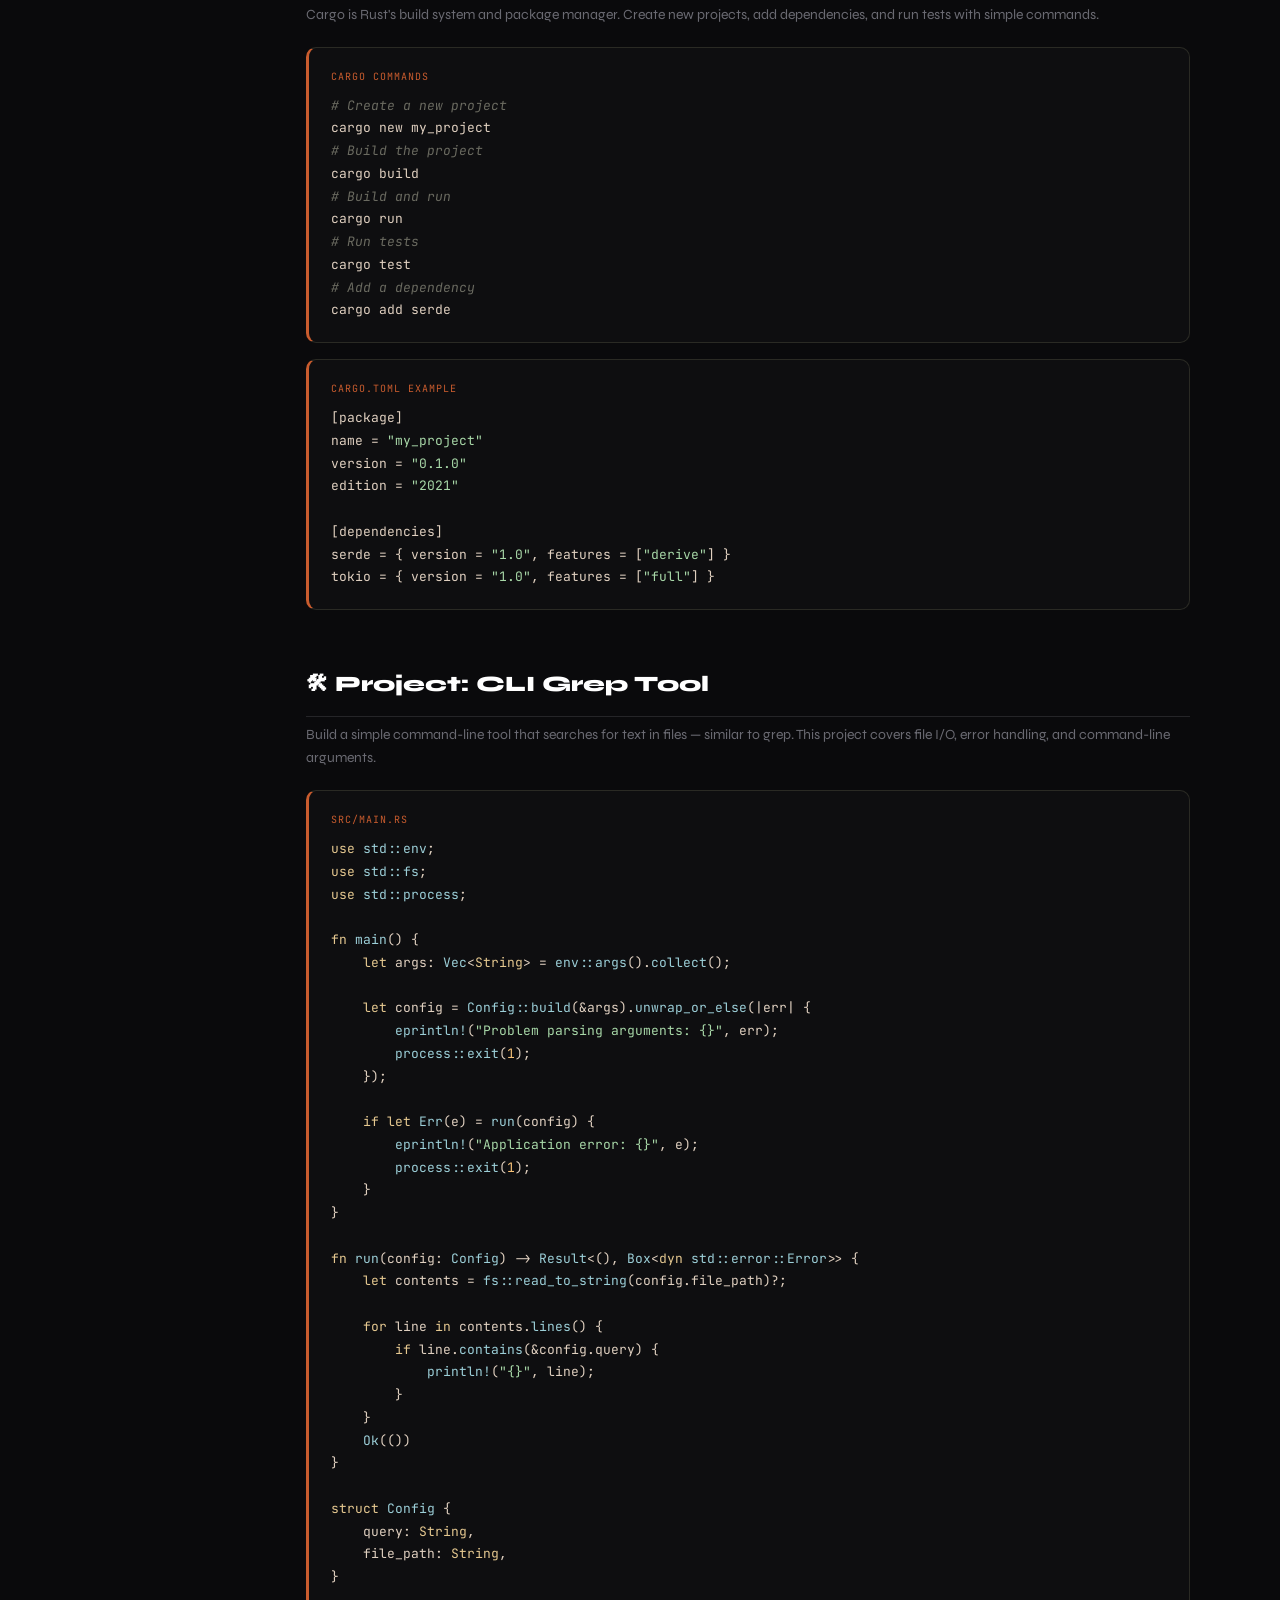
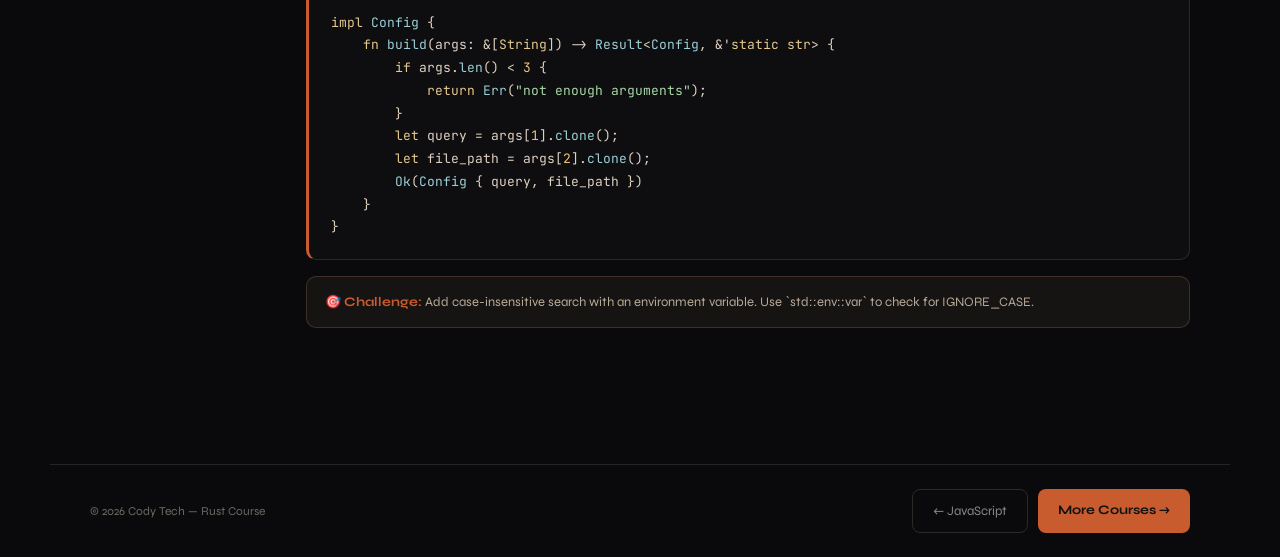
<file: learn-rust.html>
<!DOCTYPE html>
<html lang="en">
<head>
<meta charset="UTF-8">
<meta name="viewport" content="width=device-width, initial-scale=1.0">
<title>Rust — Cody Tech</title>
<link href="https://fonts.googleapis.com/css2?family=JetBrains+Mono:wght@400;600&family=Syne:wght@400;600;800&display=swap" rel="stylesheet">
<style>
:root{
  --accent:#dea584;
  --accent2:#c95c2e;
  --bg:#0a0a0c;
  --bg2:#121214;
  --bg3:#1a1a1f;
  --border:#252528;
  --text:#e8e8ea;
  --muted:#6a6a72;
  --code-bg:#0e0e10;
}
*{margin:0;padding:0;box-sizing:border-box;}
html{scroll-behavior:smooth;}
body{background:var(--bg);color:var(--text);font-family:'Syne',sans-serif;line-height:1.7;}

.top-bar{
  position:fixed;top:0;left:0;right:0;
  display:flex;justify-content:space-between;align-items:center;
  padding:12px 32px;
  background:rgba(10,10,12,0.97);
  border-bottom:1px solid var(--border);
  backdrop-filter:blur(10px);
  z-index:1000;
}
.logo-txt{font-weight:800;font-size:16px;color:#fff;letter-spacing:3px;}
.top-left{display:flex;align-items:center;gap:24px;}
.back-a{color:#6a6a72;text-decoration:none;font-size:13px;transition:color .2s;}
.back-a:hover{color:var(--accent);}
.top-right{display:flex;gap:6px;align-items:center;}
.ctrl-btn{
  padding:4px 10px;border-radius:6px;
  border:1px solid #2a2a2f;background:transparent;
  color:#6a6a72;cursor:pointer;font-size:11px;font-family:'Syne',sans-serif;transition:all .2s;
}
.ctrl-btn:hover,.ctrl-btn.active{background:var(--accent);border-color:var(--accent);color:#111;}
.theme-btn{padding:4px 8px;border-radius:6px;border:1px solid #2a2a2f;background:transparent;cursor:pointer;font-size:14px;}
body.light{--bg:#f5f5f7;--bg2:#ebebef;--bg3:#e0e0e6;--border:#dddde3;--text:#111113;--muted:#88888e;--code-bg:#1a1a1c;}
body.light .top-bar{background:rgba(245,245,247,0.97);}
body.light .back-a{color:#888;}body.light .back-a:hover{color:#c95c2e;}
body.light .ctrl-btn{border-color:#ccc;color:#666;}
body.light .ctrl-btn:hover,body.light .ctrl-btn.active{color:#fff;}

.hero-strip{
  margin-top:56px;padding:48px 32px 36px;
  background:linear-gradient(135deg,#0a0805 0%,#1a130c 50%,#080603 100%);
  border-bottom:1px solid #3a2a1a;
  display:flex;align-items:center;gap:24px;
}
.lang-badge{
  width:88px;height:88px;
  background:linear-gradient(135deg,var(--accent),var(--accent2));
  border-radius:18px;display:flex;align-items:center;justify-content:center;
  flex-shrink:0;box-shadow:0 0 40px rgba(222,165,132,.3);
  font-family:'JetBrains Mono',monospace;font-weight:700;font-size:26px;color:#111;
}
.hero-info h1{font-size:34px;font-weight:800;margin-bottom:6px;color:#fff;}
.hero-info p{color:#aa9a88;font-size:14px;max-width:560px;}
.badges{display:flex;gap:8px;margin-top:12px;flex-wrap:wrap;}
.badge{padding:3px 11px;border-radius:20px;font-size:11px;font-weight:600;background:rgba(222,165,132,.12);border:1px solid rgba(222,165,132,.25);color:var(--accent2);}

.layout{display:flex;max-width:1180px;margin:0 auto;padding:0 0 80px;}
.sidebar{width:220px;flex-shrink:0;padding:28px 0 0;position:sticky;top:56px;height:calc(100vh - 56px);overflow-y:auto;}
.sidebar-section{margin-bottom:6px;padding:0 18px;}
.sidebar-label{font-size:10px;color:#444433;text-transform:uppercase;letter-spacing:1px;margin-bottom:6px;margin-top:18px;}
body.light .sidebar-label{color:#aaa;}
.sidebar-link{display:block;padding:6px 10px;border-radius:6px;text-decoration:none;color:#77776a;font-size:13px;transition:all .2s;margin-bottom:1px;}
.sidebar-link:hover{background:#1a1410;color:#e8c8a8;}
body.light .sidebar-link:hover{background:#e0e0e6;color:#111;}
.sidebar-link.active{background:rgba(222,165,132,.1);color:var(--accent);border-left:2px solid var(--accent2);padding-left:8px;}

.content{flex:1;padding:36px 40px 0 36px;min-width:0;}
.learn-section{margin-bottom:56px;}
.learn-section h2{font-size:22px;font-weight:800;margin-bottom:4px;color:#fff;padding-bottom:12px;border-bottom:1px solid var(--border);}
body.light .learn-section h2{color:#111;}
.learn-section .intro{color:var(--muted);font-size:14px;margin-bottom:20px;margin-top:6px;}

.code-block{
  background:var(--code-bg);
  border:1px solid #2a2a24;
  border-left:3px solid var(--accent2);
  border-radius:10px;padding:20px 22px;margin:16px 0;overflow-x:auto;
}
body.light .code-block{background:#1a1a1c;}
.code-block pre{font-family:'JetBrains Mono',monospace;font-size:13px;line-height:1.75;color:#e0d0c0;}
.code-label{font-size:10px;color:var(--accent2);font-family:'JetBrains Mono',monospace;text-transform:uppercase;letter-spacing:1px;margin-bottom:10px;display:block;}
.kw{color:#e5c890;}.fn{color:#9ccfd8;}.str{color:#a8d8a8;}.num{color:#f6c177;}.com{color:#6a6a60;font-style:italic;}.op{color:#ebbcba;}.macro{color:#c4a7e7;}

.concept-grid{display:grid;grid-template-columns:repeat(auto-fill,minmax(220px,1fr));gap:14px;margin-top:16px;}
.concept-card{background:var(--bg2);border:1px solid var(--border);border-radius:10px;padding:16px;}
.concept-card h4{font-size:14px;color:var(--accent2);margin-bottom:6px;}
.concept-card p{font-size:12px;color:var(--muted);line-height:1.6;}

.tip{background:rgba(222,165,132,.06);border:1px solid rgba(222,165,132,.2);border-radius:10px;padding:14px 18px;margin:16px 0;font-size:13px;color:#b8aa98;}
.tip strong{color:var(--accent2);}

.table-style{width:100%;border-collapse:collapse;margin-top:16px;font-size:13px;}
.table-style th{text-align:left;padding:10px 14px;background:#0e0e0a;color:#6a6a60;font-size:11px;text-transform:uppercase;border-bottom:1px solid var(--border);}
body.light .table-style th{background:#e8e8e0;color:#888;}
.table-style td{padding:10px 14px;border-bottom:1px solid #1e1e1a;color:#c0c0b0;}
body.light .table-style td{color:#333;border-bottom:1px solid #ddd;}
.table-style tr:hover td{background:#14100c;}
body.light .table-style tr:hover td{background:#e8e8e0;}
.t-name{color:var(--accent2);font-family:'JetBrains Mono',monospace;font-weight:600;}

.page-footer{border-top:1px solid var(--border);padding:24px 40px;display:flex;justify-content:space-between;align-items:center;max-width:1180px;margin:0 auto;font-size:12px;color:#6a6a60;}
.nav-btns{display:flex;gap:10px;}
.next-btn{padding:10px 20px;background:var(--accent2);border:none;border-radius:8px;color:#111;cursor:pointer;font-family:'Syne',sans-serif;font-size:13px;font-weight:700;text-decoration:none;transition:all .2s;}
.next-btn:hover{background:var(--accent);transform:translateY(-1px);}
.prev-btn{padding:10px 20px;background:transparent;border:1px solid #2a2a24;border-radius:8px;color:#888;cursor:pointer;font-family:'Syne',sans-serif;font-size:13px;text-decoration:none;transition:all .2s;}
.prev-btn:hover{border-color:var(--accent2);color:var(--accent2);}
</style>
</head>
<body>

<div class="top-bar">
  <div class="top-left">
    <span class="logo-txt">CODY</span>
    <a href="download.html" class="back-a">← <span data-i="back">Back to Courses</span></a>
  </div>
  <div class="top-right">
    <button class="ctrl-btn active" onclick="setLang('en',this)">EN</button>
    <button class="ctrl-btn" onclick="setLang('ru',this)">RU</button>
    <button class="ctrl-btn" onclick="setLang('kz',this)">KZ</button>
    <button class="theme-btn" id="themeBtn" onclick="toggleTheme()">🌙</button>
  </div>
</div>

<div class="hero-strip">
  <div class="lang-badge">🦀</div>
  <div class="hero-info">
    <h1 data-i="title">Rust — Safety & Performance</h1>
    <p data-i="hero_desc">A systems programming language that runs blazingly fast, prevents segfaults, and guarantees memory safety without garbage collection.</p>
    <div class="badges">
      <span class="badge" data-i="b1">Memory Safe</span>
      <span class="badge" data-i="b2">Zero-Cost Abstractions</span>
      <span class="badge" data-i="b3">Systems Programming</span>
    </div>
  </div>
</div>

<div class="layout">
  <nav class="sidebar">
    <div class="sidebar-section">
      <div class="sidebar-label" data-i="nav_label">Topics</div>
      <a href="#intro" class="sidebar-link active" data-i="nav_intro">What is Rust?</a>
      <a href="#ownership" class="sidebar-link" data-i="nav_owner">Ownership</a>
      <a href="#borrowing" class="sidebar-link" data-i="nav_borrow">Borrowing</a>
      <a href="#structs" class="sidebar-link" data-i="nav_structs">Structs & Enums</a>
      <a href="#pattern" class="sidebar-link" data-i="nav_pattern">Pattern Matching</a>
      <a href="#error" class="sidebar-link" data-i="nav_error">Error Handling</a>
      <a href="#concurrency" class="sidebar-link" data-i="nav_concurrency">Concurrency</a>
      <a href="#cargo" class="sidebar-link" data-i="nav_cargo">Cargo & Crates</a>
      <a href="#practice" class="sidebar-link" data-i="nav_practice">Project: CLI Tool</a>
    </div>
  </nav>

  <main class="content">

    <div class="learn-section" id="intro">
      <h2 data-i="s1_title">What is Rust?</h2>
      <p class="intro" data-i="s1_intro">Rust is a systems programming language focused on safety, speed, and concurrency. It eliminates memory bugs at compile time without garbage collection.</p>
      <div class="code-block">
        <span class="code-label">hello, rust!</span>
        <pre><span class="kw">fn</span> <span class="fn">main</span>() {
    <span class="fn">println!</span>(<span class="str">"Hello, Rust!"</span>);
}

<span class="com">// Variables are immutable by default</span>
<span class="kw">let</span> x = <span class="num">5</span>;        <span class="com">// immutable</span>
<span class="kw">let</span> <span class="kw">mut</span> y = <span class="num">10</span>;   <span class="com">// mutable</span>
y += <span class="num">5</span>;</pre>
      </div>
      <div class="concept-grid">
        <div class="concept-card"><h4 data-i="c1_t">⚡ Performance</h4><p data-i="c1_d">No runtime or garbage collector. Rust compiles to native code, as fast as C/C++.</p></div>
        <div class="concept-card"><h4 data-i="c2_t">🛡️ Memory Safety</h4><p data-i="c2_d">Ownership system prevents null pointers, buffer overflows, and data races at compile time.</p></div>
        <div class="concept-card"><h4 data-i="c3_t">📦 Cargo</h4><p data-i="c3_d">Built-in package manager and build system — one of the best in any language.</p></div>
      </div>
    </div>

    <div class="learn-section" id="ownership">
      <h2 data-i="s2_title">Ownership</h2>
      <p class="intro" data-i="s2_intro">Ownership is Rust's most unique feature. Every value has a single owner, and when the owner goes out of scope, the value is dropped.</p>
      <div class="code-block">
        <span class="code-label">ownership rules</span>
        <pre><span class="kw">fn</span> <span class="fn">main</span>() {
    <span class="kw">let</span> s1 = <span class="str">String::from</span>(<span class="str">"hello"</span>);
    <span class="kw">let</span> s2 = s1;  <span class="com">// s1 is MOVED, no longer valid</span>
    <span class="com">// println!("{}", s1); ❌ compile error</span>
    <span class="fn">println!</span>(<span class="str">"{}"</span>, s2);
}

<span class="com">// To copy, use clone()</span>
<span class="kw">let</span> s1 = <span class="str">String::from</span>(<span class="str">"hello"</span>);
<span class="kw">let</span> s2 = s1.<span class="fn">clone</span>();
<span class="fn">println!</span>(<span class="str">"{} {}"</span>, s1, s2);  <span class="com">// works</span></pre>
      </div>
    </div>

    <div class="learn-section" id="borrowing">
      <h2 data-i="s3_title">Borrowing & References</h2>
      <p class="intro" data-i="s3_intro">Instead of transferring ownership, you can borrow values using references. References allow you to use data without taking ownership.</p>
      <div class="code-block">
        <span class="code-label">borrowing</span>
        <pre><span class="kw">fn</span> <span class="fn">main</span>() {
    <span class="kw">let</span> s = <span class="str">String::from</span>(<span class="str">"hello"</span>);
    <span class="fn">calculate_length</span>(&s);  <span class="com">// immutable borrow</span>
    <span class="fn">println!</span>(<span class="str">"{}"</span>, s);     <span class="com">// still valid</span>
}

<span class="kw">fn</span> <span class="fn">calculate_length</span>(s: &<span class="kw">String</span>) -> <span class="kw">usize</span> {
    s.<span class="fn">len</span>()
}

<span class="com">// Mutable reference</span>
<span class="kw">fn</span> <span class="fn">change</span>(s: &<span class="kw">mut</span> <span class="kw">String</span>) {
    s.<span class="fn">push_str</span>(<span class="str">", world"</span>);
}</pre>
      </div>
      <div class="tip"><strong>💡 Rule:</strong> <span data-i="tip_borrow">You can have either one mutable reference OR any number of immutable references, but never both at the same time.</span></div>
    </div>

    <div class="learn-section" id="structs">
      <h2 data-i="s4_title">Structs & Enums</h2>
      <p class="intro" data-i="s4_intro">Structs let you create custom data types. Enums allow you to define types with variants — especially powerful with Option and Result.</p>
      <div class="code-block">
        <span class="code-label">structs</span>
        <pre><span class="kw">struct</span> <span class="fn">User</span> {
    <span class="kw">username</span>: <span class="kw">String</span>,
    <span class="kw">email</span>: <span class="kw">String</span>,
    <span class="kw">active</span>: <span class="kw">bool</span>,
}

<span class="kw">let</span> user1 = <span class="fn">User</span> {
    <span class="kw">email</span>: <span class="str">String::from</span>(<span class="str">"alice@example.com"</span>),
    <span class="kw">username</span>: <span class="str">String::from</span>(<span class="str">"alice"</span>),
    <span class="kw">active</span>: <span class="kw">true</span>,
};</pre>
      </div>
      <div class="code-block">
        <span class="code-label">enums & option</span>
        <pre><span class="kw">enum</span> <span class="fn">IpAddrKind</span> {
    <span class="fn">V4</span>(<span class="kw">String</span>),
    <span class="fn">V6</span>(<span class="kw">String</span>),
}

<span class="com">// Option&lt;T&gt; — no more null pointers!</span>
<span class="kw">let</span> some_number = <span class="fn">Some</span>(<span class="num">5</span>);
<span class="kw">let</span> absent_number: <span class="fn">Option</span>&lt;<span class="kw">i32</span>&gt; = <span class="fn">None</span>;

<span class="kw">match</span> some_number {
    <span class="fn">Some</span>(x) => <span class="fn">println!</span>(<span class="str">"Value: {}"</span>, x),
    <span class="fn">None</span> => <span class="fn">println!</span>(<span class="str">"No value"</span>),
}</pre>
      </div>
    </div>

    <div class="learn-section" id="pattern">
      <h2 data-i="s5_title">Pattern Matching</h2>
      <p class="intro" data-i="s5_intro">Match is like a supercharged switch statement. It's exhaustive — you must handle all possible cases.</p>
      <div class="code-block">
        <span class="code-label">match expression</span>
        <pre><span class="kw">enum</span> <span class="fn">Coin</span> {
    <span class="fn">Penny</span>,
    <span class="fn">Nickel</span>,
    <span class="fn">Dime</span>,
    <span class="fn">Quarter</span>,
}

<span class="kw">fn</span> <span class="fn">value_in_cents</span>(coin: <span class="fn">Coin</span>) -> <span class="kw">u8</span> {
    <span class="kw">match</span> coin {
        <span class="fn">Coin::Penny</span> => <span class="num">1</span>,
        <span class="fn">Coin::Nickel</span> => <span class="num">5</span>,
        <span class="fn">Coin::Dime</span> => <span class="num">10</span>,
        <span class="fn">Coin::Quarter</span> => <span class="num">25</span>,
    }
}

<span class="com">// if let for single case</span>
<span class="kw">if let</span> <span class="fn">Some</span>(x) = some_number {
    <span class="fn">println!</span>(<span class="str">"x is {}"</span>, x);
}</pre>
      </div>
    </div>

    <div class="learn-section" id="error">
      <h2 data-i="s6_title">Error Handling</h2>
      <p class="intro" data-i="s6_intro">Rust has two categories of errors: recoverable (Result&lt;T,E&gt;) and unrecoverable (panic!).</p>
      <div class="code-block">
        <span class="code-label">result type</span>
        <pre><span class="kw">use</span> <span class="fn">std::fs::File</span>;

<span class="kw">fn</span> <span class="fn">main</span>() {
    <span class="kw">let</span> greeting_file = <span class="fn">File::open</span>(<span class="str">"hello.txt"</span>);

    <span class="kw">let</span> file = <span class="kw">match</span> greeting_file {
        <span class="fn">Ok</span>(file) => file,
        <span class="fn">Err</span>(error) => <span class="kw">panic!</span>(<span class="str">"Problem opening file: {:?}"</span>, error),
    };
}

<span class="com">// Propagate errors with ? operator</span>
<span class="kw">fn</span> <span class="fn">read_username</span>() -> <span class="fn">Result</span>&lt;<span class="kw">String</span>, <span class="fn">io::Error</span>&gt; {
    <span class="kw">let</span> <span class="kw">mut</span> file = <span class="fn">File::open</span>(<span class="str">"username.txt"</span>)?;
    <span class="kw">let</span> <span class="kw">mut</span> name = <span class="kw">String::new</span>();
    file.<span class="fn">read_to_string</span>(&<span class="kw">mut</span> name)?;
    <span class="fn">Ok</span>(name)
}</pre>
      </div>
    </div>

    <div class="learn-section" id="concurrency">
      <h2 data-i="s7_title">Fearless Concurrency</h2>
      <p class="intro" data-i="s7_intro">Rust's ownership system catches data races at compile time. Threads, channels, and shared state are all memory-safe.</p>
      <div class="code-block">
        <span class="code-label">threads</span>
        <pre><span class="kw">use</span> <span class="fn">std::thread</span>;
<span class="kw">use</span> <span class="fn">std::time::Duration</span>;

<span class="kw">fn</span> <span class="fn">main</span>() {
    <span class="kw">let</span> handle = <span class="fn">thread::spawn</span>(<span class="kw">||</span> {
        <span class="kw">for</span> i <span class="kw">in</span> <span class="num">1</span>..<span class="num">10</span> {
            <span class="fn">println!</span>(<span class="str">"thread: {}"</span>, i);
            <span class="fn">thread::sleep</span>(<span class="fn">Duration::from_millis</span>(<span class="num">100</span>));
        }
    });

    <span class="kw">for</span> i <span class="kw">in</span> <span class="num">1</span>..<span class="num">5</span> {
        <span class="fn">println!</span>(<span class="str">"main: {}"</span>, i);
        <span class="fn">thread::sleep</span>(<span class="fn">Duration::from_millis</span>(<span class="num">50</span>));
    }
    handle.<span class="fn">join</span>().<span class="fn">unwrap</span>();
}</pre>
      </div>
    </div>

    <div class="learn-section" id="cargo">
      <h2 data-i="s8_title">Cargo & Crates</h2>
      <p class="intro" data-i="s8_intro">Cargo is Rust's build system and package manager. Create new projects, add dependencies, and run tests with simple commands.</p>
      <div class="code-block">
        <span class="code-label">cargo commands</span>
        <pre><span class="com"># Create a new project</span>
cargo new my_project
<span class="com"># Build the project</span>
cargo build
<span class="com"># Build and run</span>
cargo run
<span class="com"># Run tests</span>
cargo test
<span class="com"># Add a dependency</span>
cargo add serde</pre>
      </div>
      <div class="code-block">
        <span class="code-label">cargo.toml example</span>
        <pre>[package]
name = <span class="str">"my_project"</span>
version = <span class="str">"0.1.0"</span>
edition = <span class="str">"2021"</span>

[dependencies]
serde = { version = <span class="str">"1.0"</span>, features = [<span class="str">"derive"</span>] }
tokio = { version = <span class="str">"1.0"</span>, features = [<span class="str">"full"</span>] }</pre>
      </div>
    </div>

    <div class="learn-section" id="practice">
      <h2 data-i="s9_title">🛠 Project: CLI Grep Tool</h2>
      <p class="intro" data-i="s9_intro">Build a simple command-line tool that searches for text in files — similar to grep. This project covers file I/O, error handling, and command-line arguments.</p>
      <div class="code-block">
        <span class="code-label">src/main.rs</span>
        <pre><span class="kw">use</span> <span class="fn">std::env</span>;
<span class="kw">use</span> <span class="fn">std::fs</span>;
<span class="kw">use</span> <span class="fn">std::process</span>;

<span class="kw">fn</span> <span class="fn">main</span>() {
    <span class="kw">let</span> args: <span class="fn">Vec</span>&lt;<span class="kw">String</span>&gt; = <span class="fn">env::args</span>().<span class="fn">collect</span>();

    <span class="kw">let</span> config = <span class="fn">Config::build</span>(&args).<span class="fn">unwrap_or_else</span>(|err| {
        <span class="fn">eprintln!</span>(<span class="str">"Problem parsing arguments: {}"</span>, err);
        <span class="fn">process::exit</span>(<span class="num">1</span>);
    });

    <span class="kw">if let</span> <span class="fn">Err</span>(e) = <span class="fn">run</span>(config) {
        <span class="fn">eprintln!</span>(<span class="str">"Application error: {}"</span>, e);
        <span class="fn">process::exit</span>(<span class="num">1</span>);
    }
}

<span class="kw">fn</span> <span class="fn">run</span>(config: <span class="fn">Config</span>) -> <span class="fn">Result</span>&lt;(), <span class="fn">Box</span>&lt;<span class="kw">dyn</span> <span class="fn">std::error::Error</span>&gt;&gt; {
    <span class="kw">let</span> contents = <span class="fn">fs::read_to_string</span>(config.file_path)?;

    <span class="kw">for</span> line <span class="kw">in</span> contents.<span class="fn">lines</span>() {
        <span class="kw">if</span> line.<span class="fn">contains</span>(&config.query) {
            <span class="fn">println!</span>(<span class="str">"{}"</span>, line);
        }
    }
    <span class="fn">Ok</span>(())
}

<span class="kw">struct</span> <span class="fn">Config</span> {
    query: <span class="kw">String</span>,
    file_path: <span class="kw">String</span>,
}

<span class="kw">impl</span> <span class="fn">Config</span> {
    <span class="kw">fn</span> <span class="fn">build</span>(args: &[<span class="kw">String</span>]) -> <span class="fn">Result</span>&lt;<span class="fn">Config</span>, &'<span class="kw">static</span> <span class="kw">str</span>&gt; {
        <span class="kw">if</span> args.<span class="fn">len</span>() &lt; <span class="num">3</span> {
            <span class="kw">return</span> <span class="fn">Err</span>(<span class="str">"not enough arguments"</span>);
        }
        <span class="kw">let</span> query = args[<span class="num">1</span>].<span class="fn">clone</span>();
        <span class="kw">let</span> file_path = args[<span class="num">2</span>].<span class="fn">clone</span>();
        <span class="fn">Ok</span>(<span class="fn">Config</span> { query, file_path })
    }
}</pre>
      </div>
      <div class="tip"><strong>🎯 Challenge:</strong> <span data-i="challenge">Add case-insensitive search with an environment variable. Use `std::env::var` to check for IGNORE_CASE.</span></div>
    </div>

  </main>
</div>

<div class="page-footer">
  <span data-i="footer_txt">© 2026 Cody Tech — Rust Course</span>
  <div class="nav-btns">
    <a href="learn-js.html" class="prev-btn" data-i="prev_btn">← JavaScript</a>
    <a href="download.html" class="next-btn" data-i="next_btn">More Courses →</a>
  </div>
</div>

<script>
const T={
  en:{
    back:"Back to Courses",title:"Rust — Safety & Performance",
    hero_desc:"A systems programming language that runs blazingly fast, prevents segfaults, and guarantees memory safety without garbage collection.",
    b1:"Memory Safe",b2:"Zero-Cost Abstractions",b3:"Systems Programming",
    nav_label:"Topics",nav_intro:"What is Rust?",nav_owner:"Ownership",nav_borrow:"Borrowing",
    nav_structs:"Structs & Enums",nav_pattern:"Pattern Matching",nav_error:"Error Handling",
    nav_concurrency:"Concurrency",nav_cargo:"Cargo & Crates",nav_practice:"Project: CLI Tool",
    s1_title:"What is Rust?",s1_intro:"Rust is a systems programming language focused on safety, speed, and concurrency. It eliminates memory bugs at compile time without garbage collection.",
    c1_t:"⚡ Performance",c1_d:"No runtime or garbage collector. Rust compiles to native code, as fast as C/C++.",
    c2_t:"🛡️ Memory Safety",c2_d:"Ownership system prevents null pointers, buffer overflows, and data races at compile time.",
    c3_t:"📦 Cargo",c3_d:"Built-in package manager and build system — one of the best in any language.",
    s2_title:"Ownership",s2_intro:"Ownership is Rust's most unique feature. Every value has a single owner, and when the owner goes out of scope, the value is dropped.",
    s3_title:"Borrowing & References",s3_intro:"Instead of transferring ownership, you can borrow values using references.",
    tip_borrow:"You can have either one mutable reference OR any number of immutable references, but never both at the same time.",
    s4_title:"Structs & Enums",s4_intro:"Structs let you create custom data types. Enums allow you to define types with variants.",
    s5_title:"Pattern Matching",s5_intro:"Match is like a supercharged switch statement. It's exhaustive — you must handle all possible cases.",
    s6_title:"Error Handling",s6_intro:"Rust has two categories of errors: recoverable (Result<T,E>) and unrecoverable (panic!).",
    s7_title:"Fearless Concurrency",s7_intro:"Rust's ownership system catches data races at compile time. Threads, channels, and shared state are all memory-safe.",
    s8_title:"Cargo & Crates",s8_intro:"Cargo is Rust's build system and package manager. Create new projects, add dependencies, and run tests with simple commands.",
    s9_title:"🛠 Project: CLI Grep Tool",s9_intro:"Build a simple command-line tool that searches for text in files — similar to grep.",
    challenge:"Add case-insensitive search with an environment variable. Use `std::env::var` to check for IGNORE_CASE.",
    footer_txt:"© 2026 Cody Tech — Rust Course",prev_btn:"← JavaScript",next_btn:"More Courses →",
  },
  ru:{
    back:"Назад к курсам",title:"Rust — Безопасность и производительность",
    hero_desc:"Системный язык программирования, работающий молниеносно, предотвращающий segfaults и гарантирующий безопасность памяти без сборщика мусора.",
    b1:"Безопасная память",b2:"Абстракции с нулевой стоимостью",b3:"Системное программирование",
    nav_label:"Темы",nav_intro:"Что такое Rust?",nav_owner:"Владение",nav_borrow:"Заимствование",
    nav_structs:"Структуры и перечисления",nav_pattern:"Сопоставление",nav_error:"Обработка ошибок",
    nav_concurrency:"Параллелизм",nav_cargo:"Cargo и крейты",nav_practice:"Проект: CLI инструмент",
    s1_title:"Что такое Rust?",s1_intro:"Rust — язык системного программирования, ориентированный на безопасность, скорость и параллелизм.",
    c1_t:"⚡ Производительность",c1_d:"Нет сборщика мусора. Rust компилируется в нативный код, быстрый как C/C++.",
    c2_t:"🛡️ Безопасность памяти",c2_d:"Система владения предотвращает нулевые указатели, переполнение буфера и гонки данных на этапе компиляции.",
    c3_t:"📦 Cargo",c3_d:"Встроенный менеджер пакетов и система сборки — одна из лучших в мире.",
    s2_title:"Владение",s2_intro:"Владение — самая уникальная особенность Rust. У каждого значения есть один владелец.",
    s3_title:"Заимствование и ссылки",s3_intro:"Вместо передачи владения можно заимствовать значения через ссылки.",
    tip_borrow:"Можно иметь либо одну изменяемую ссылку, либо любое количество неизменяемых, но не оба варианта одновременно.",
    s4_title:"Структуры и перечисления",s4_intro:"Структуры позволяют создавать пользовательские типы данных. Перечисления — определять типы с вариантами.",
    s5_title:"Сопоставление с образцом",s5_intro:"Match — это улучшенный switch. Он требует обработки всех возможных вариантов.",
    s6_title:"Обработка ошибок",s6_intro:"В Rust два типа ошибок: восстанавливаемые (Result) и невосстанавливаемые (panic!).",
    s7_title:"Бесстрашный параллелизм",s7_intro:"Система владения Rust ловит гонки данных на этапе компиляции.",
    s8_title:"Cargo и крейты",s8_intro:"Cargo — система сборки и менеджер пакетов Rust.",
    s9_title:"🛠 Проект: CLI инструмент grep",s9_intro:"Создайте простой инструмент командной строки для поиска текста в файлах.",
    challenge:"Добавьте регистронезависимый поиск через переменную окружения IGNORE_CASE.",
    footer_txt:"© 2026 Cody Tech — Курс Rust",prev_btn:"← JavaScript",next_btn:"Все курсы →",
  },
  kz:{
    back:"Курстарға оралу",title:"Rust — Қауіпсіздік және өнімділік",
    hero_desc:"Жүйелік бағдарламалау тілі — өте жылдам, сегфолттарды болдырмайды және қоқыс жинағышсыз жады қауіпсіздігін қамтамасыз етеді.",
    b1:"Жады қауіпсіз",b2:"Нөлдік құнды абстракциялар",b3:"Жүйелік бағдарламалау",
    nav_label:"Тақырыптар",nav_intro:"Rust дегеніміз не?",nav_owner:"Меншік",nav_borrow:"Қарыз алу",
    nav_structs:"Структуралар мен енумдар",nav_pattern:"Үлгі сәйкестендіру",nav_error:"Қателерді өңдеу",
    nav_concurrency:"Параллелизм",nav_cargo:"Cargo және крейттер",nav_practice:"Жоба: CLI құралы",
    s1_title:"Rust дегеніміз не?",s1_intro:"Rust — қауіпсіздікке, жылдамдыққа және параллелизмге бағытталған жүйелік бағдарламалау тілі.",
    c1_t:"⚡ Өнімділік",c1_d:"Қоқыс жинағыш жоқ. Rust C/C++ сияқты жылдам нативті кодқа компиляцияланады.",
    c2_t:"🛡️ Жады қауіпсіздігі",c2_d:"Меншік жүйесі нөлдік көрсеткіштерді, буфер толып кетуді және деректер жарысын компиляция кезінде болдырмайды.",
    c3_t:"📦 Cargo",c3_d:"Кірістірілген пакет менеджері және құрастыру жүйесі.",
    s2_title:"Меншік",s2_intro:"Меншік — Rust-тың ерекше ерекшелігі. Әр мәннің бір иесі бар.",
    s3_title:"Қарыз алу және сілтемелер",s3_intro:"Меншікті берудің орнына сілтемелер арқылы мәндерді қарызға алуға болады.",
    tip_borrow:"Бір өзгертілетін сілтеме НЕМЕСЕ кез келген саны өзгертілмейтін сілтеме болуы мүмкін, бірақ екеуі бір уақытта болмайды.",
    s4_title:"Структуралар мен енумдар",s4_intro:"Структуралар — деректердің қолданбалы түрлері. Енумдар — варианттары бар типтер.",
    s5_title:"Үлгі сәйкестендіру",s5_intro:"Match — күшейтілген switch операторы. Барлық мүмкін жағдайларды өңдеу керек.",
    s6_title:"Қателерді өңдеу",s6_intro:"Rust-та қателердің екі түрі бар: қалпына келтірілетін (Result) және қалпына келтірілмейтін (panic!).",
    s7_title:"Қорқынышсыз параллелизм",s7_intro:"Rust меншік жүйесі деректер жарысын компиляция кезінде ұстайды.",
    s8_title:"Cargo және крейттер",s8_intro:"Cargo — Rust құрастыру жүйесі және пакет менеджері.",
    s9_title:"🛠 Жоба: CLI Grep құралы",s9_intro:"Файлдардан мәтінді іздейтін қарапайым CLI құралын жасаңыз.",
    challenge:"IGNORE_CASE орталық айнымалысы арқылы регистрге тәуелсіз іздеуді қосыңыз.",
    footer_txt:"© 2026 Cody Tech — Rust Курсы",prev_btn:"← JavaScript",next_btn:"Барлық курстар →",
  }
};
let lang='en';
function setLang(l,btn){
  lang=l;
  document.querySelectorAll('.ctrl-btn').forEach(b=>b.classList.remove('active'));
  btn.classList.add('active');
  const t=T[l];
  document.querySelectorAll('[data-i]').forEach(el=>{
    const k=el.getAttribute('data-i');
    if(t[k]!==undefined) el.textContent=t[k];
  });
}
let dark=true;
function toggleTheme(){
  dark=!dark;
  document.body.classList.toggle('light',!dark);
  document.getElementById('themeBtn').textContent=dark?'🌙':'☀️';
}
const secs=document.querySelectorAll('.learn-section');
const links=document.querySelectorAll('.sidebar-link');
window.addEventListener('scroll',()=>{
  let cur='';
  secs.forEach(s=>{if(window.scrollY>=s.offsetTop-120)cur=s.id;});
  links.forEach(l=>{l.classList.toggle('active',l.getAttribute('href')==='#'+cur);});
});
</script>
</body>
</html>
</file>
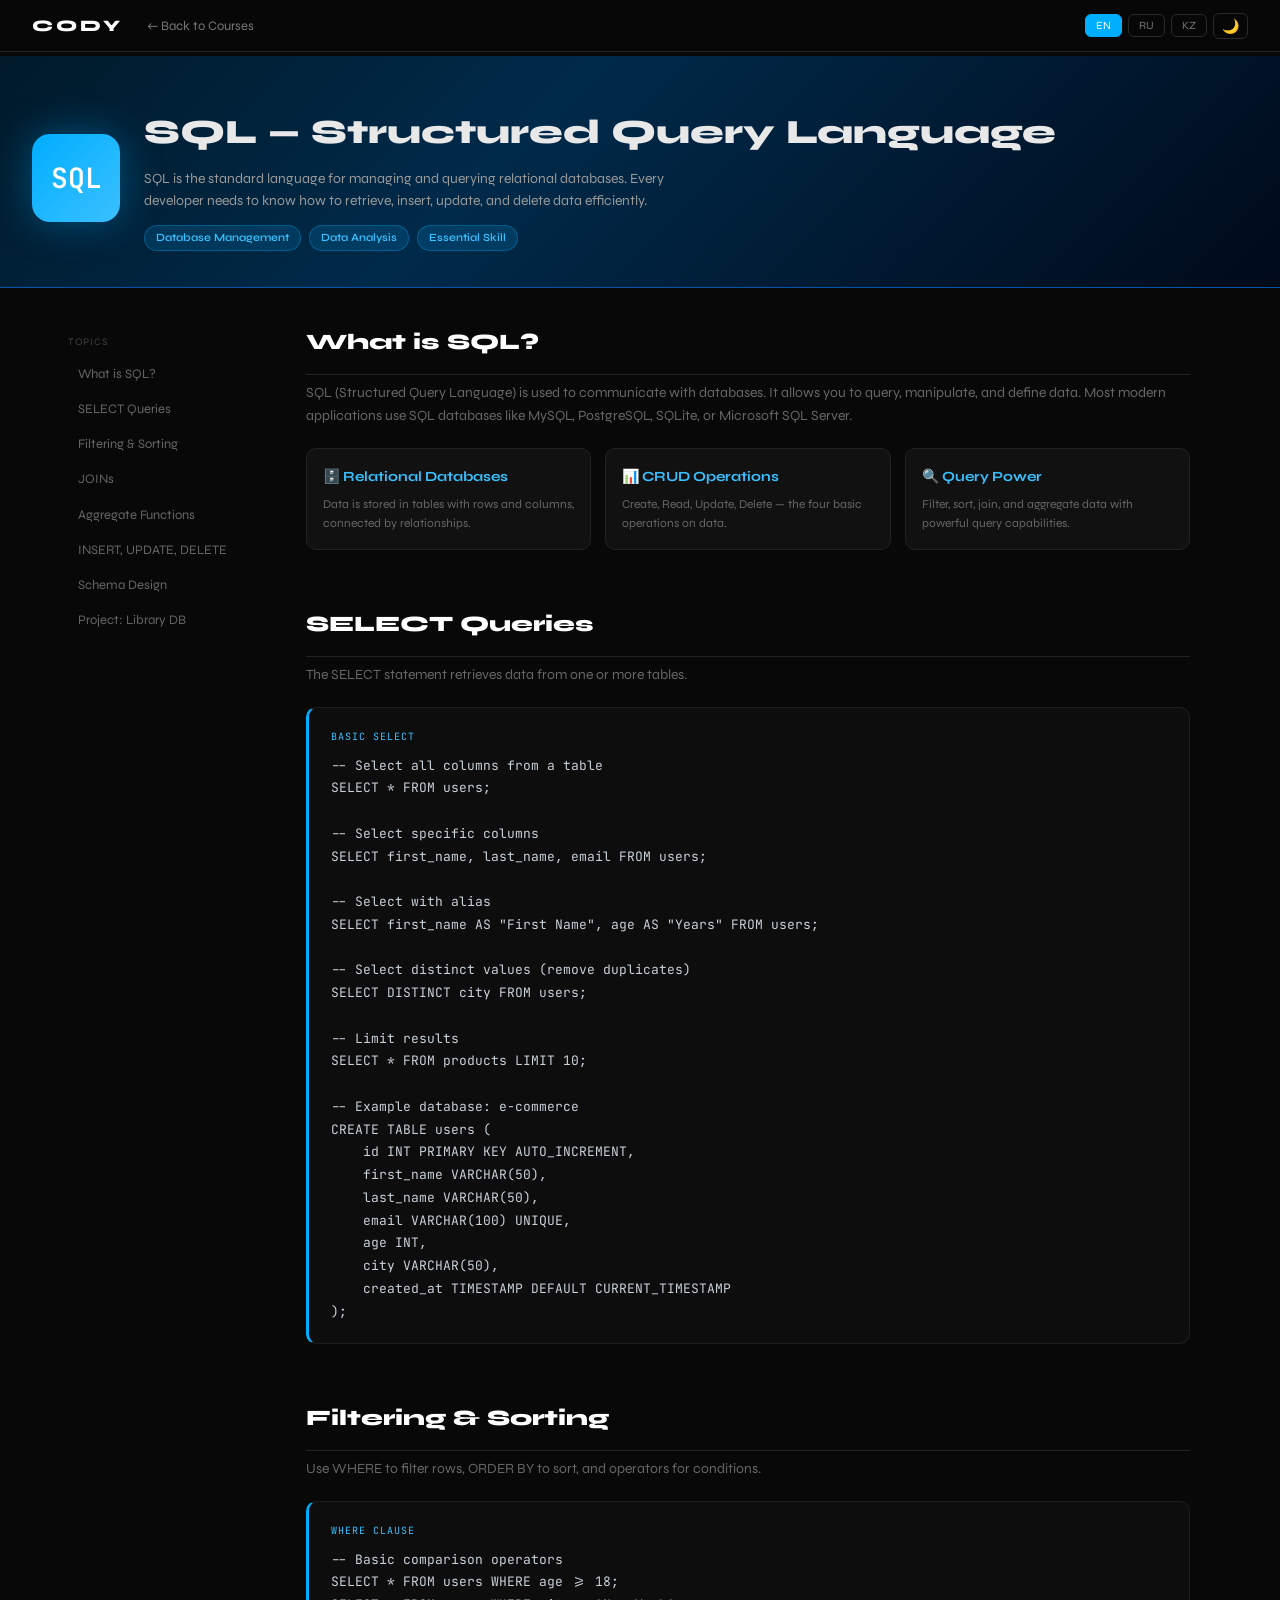
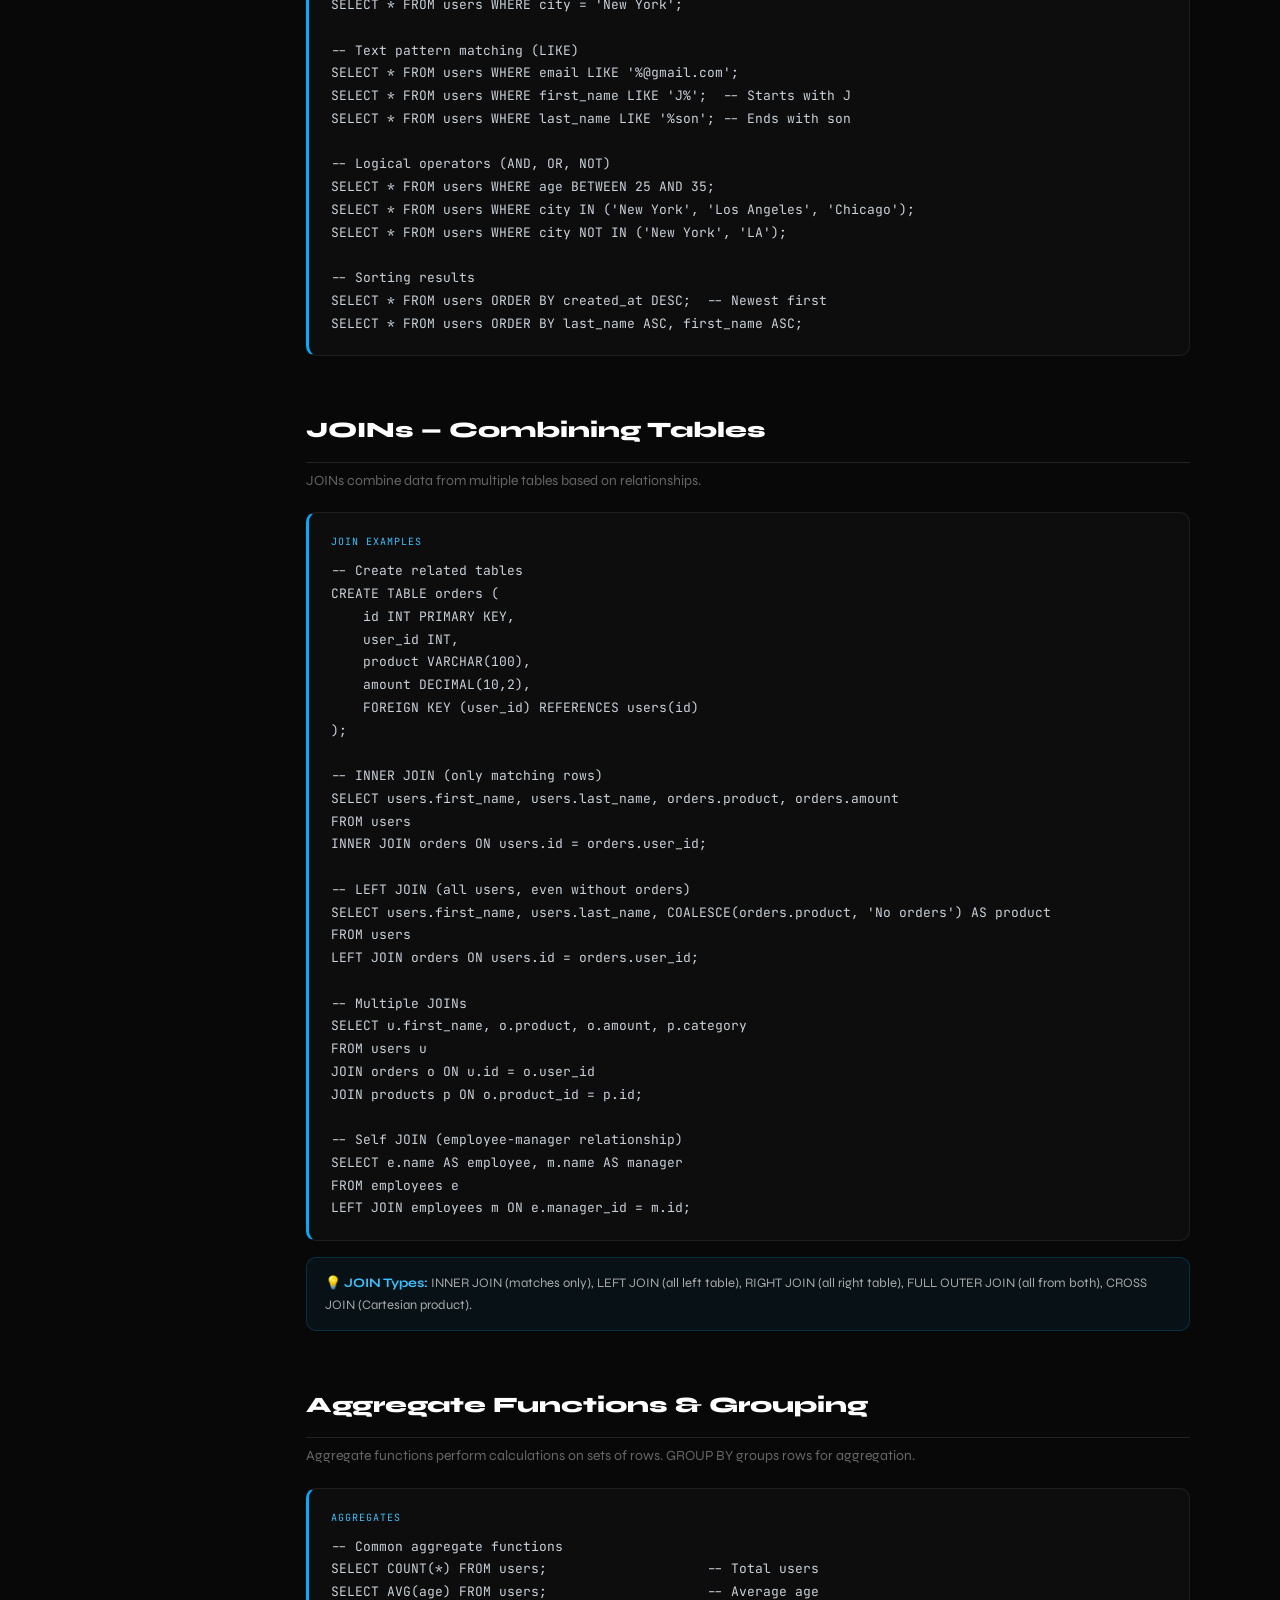
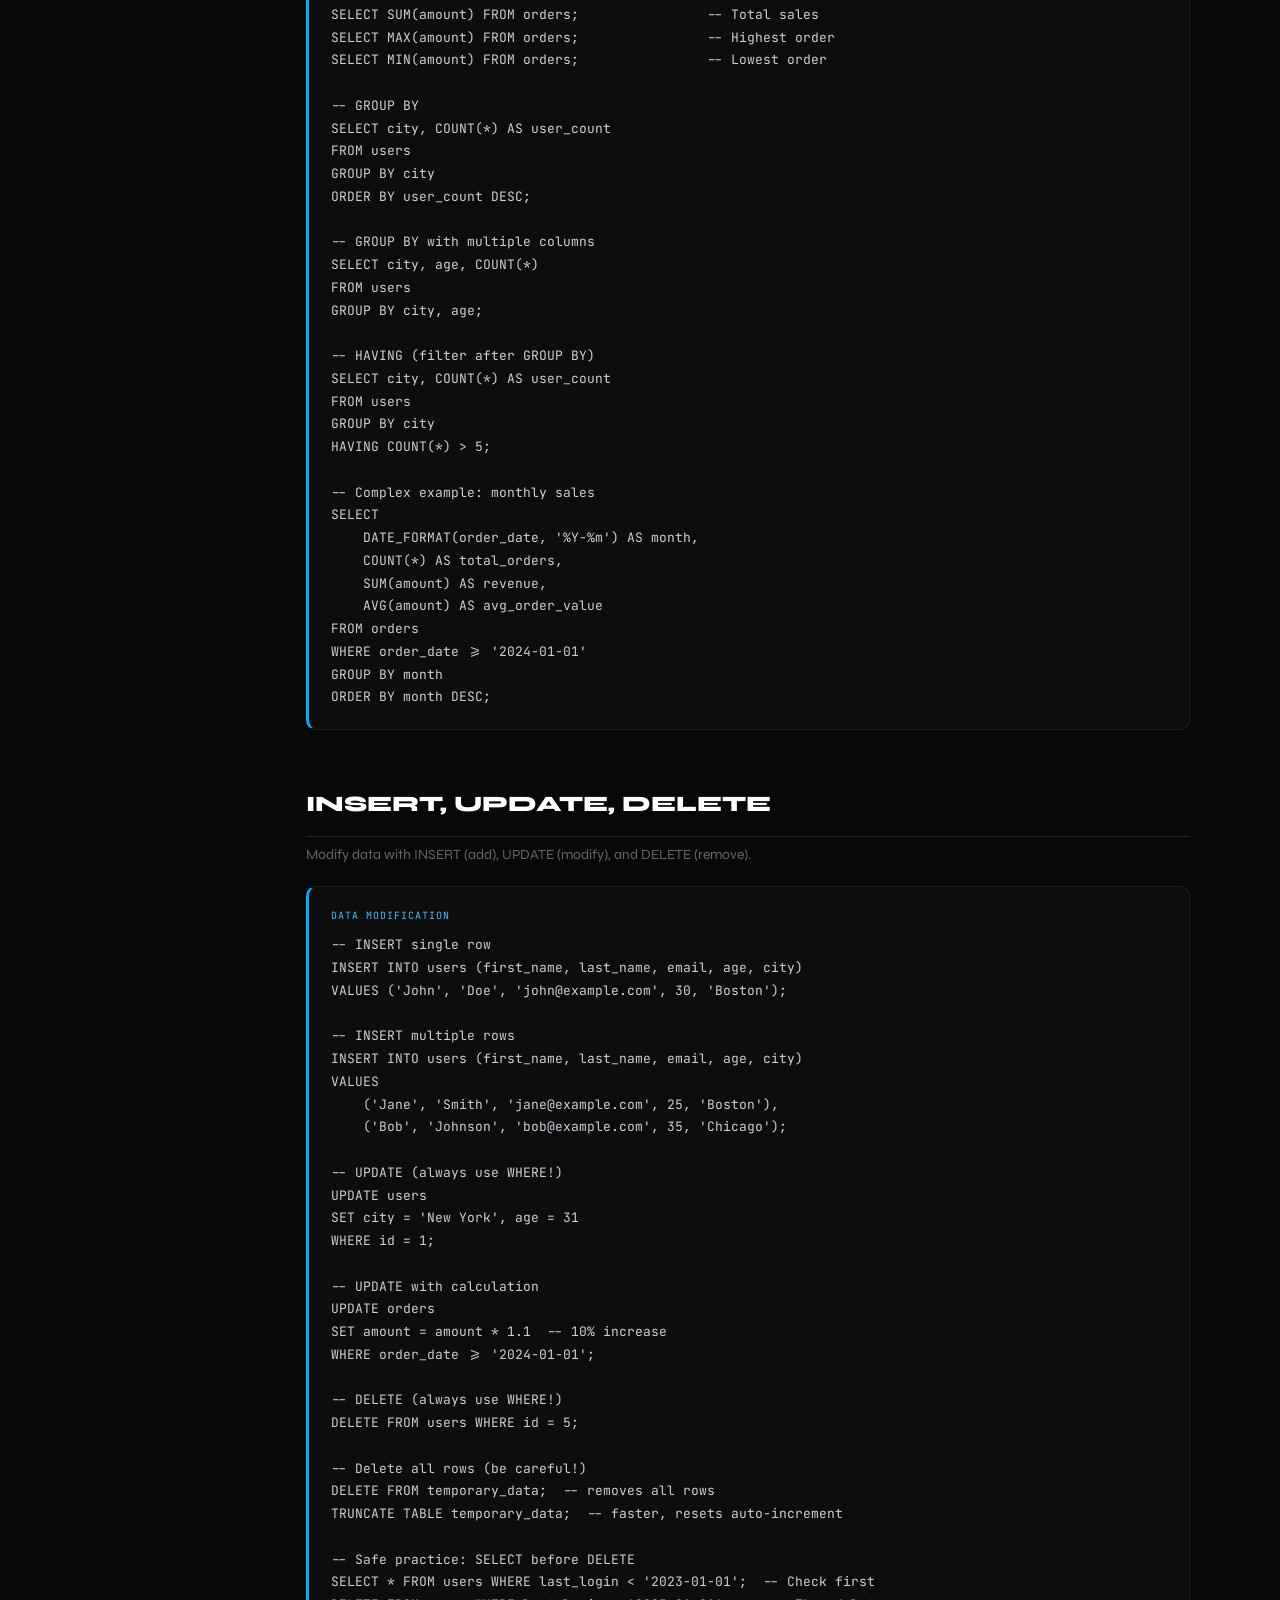
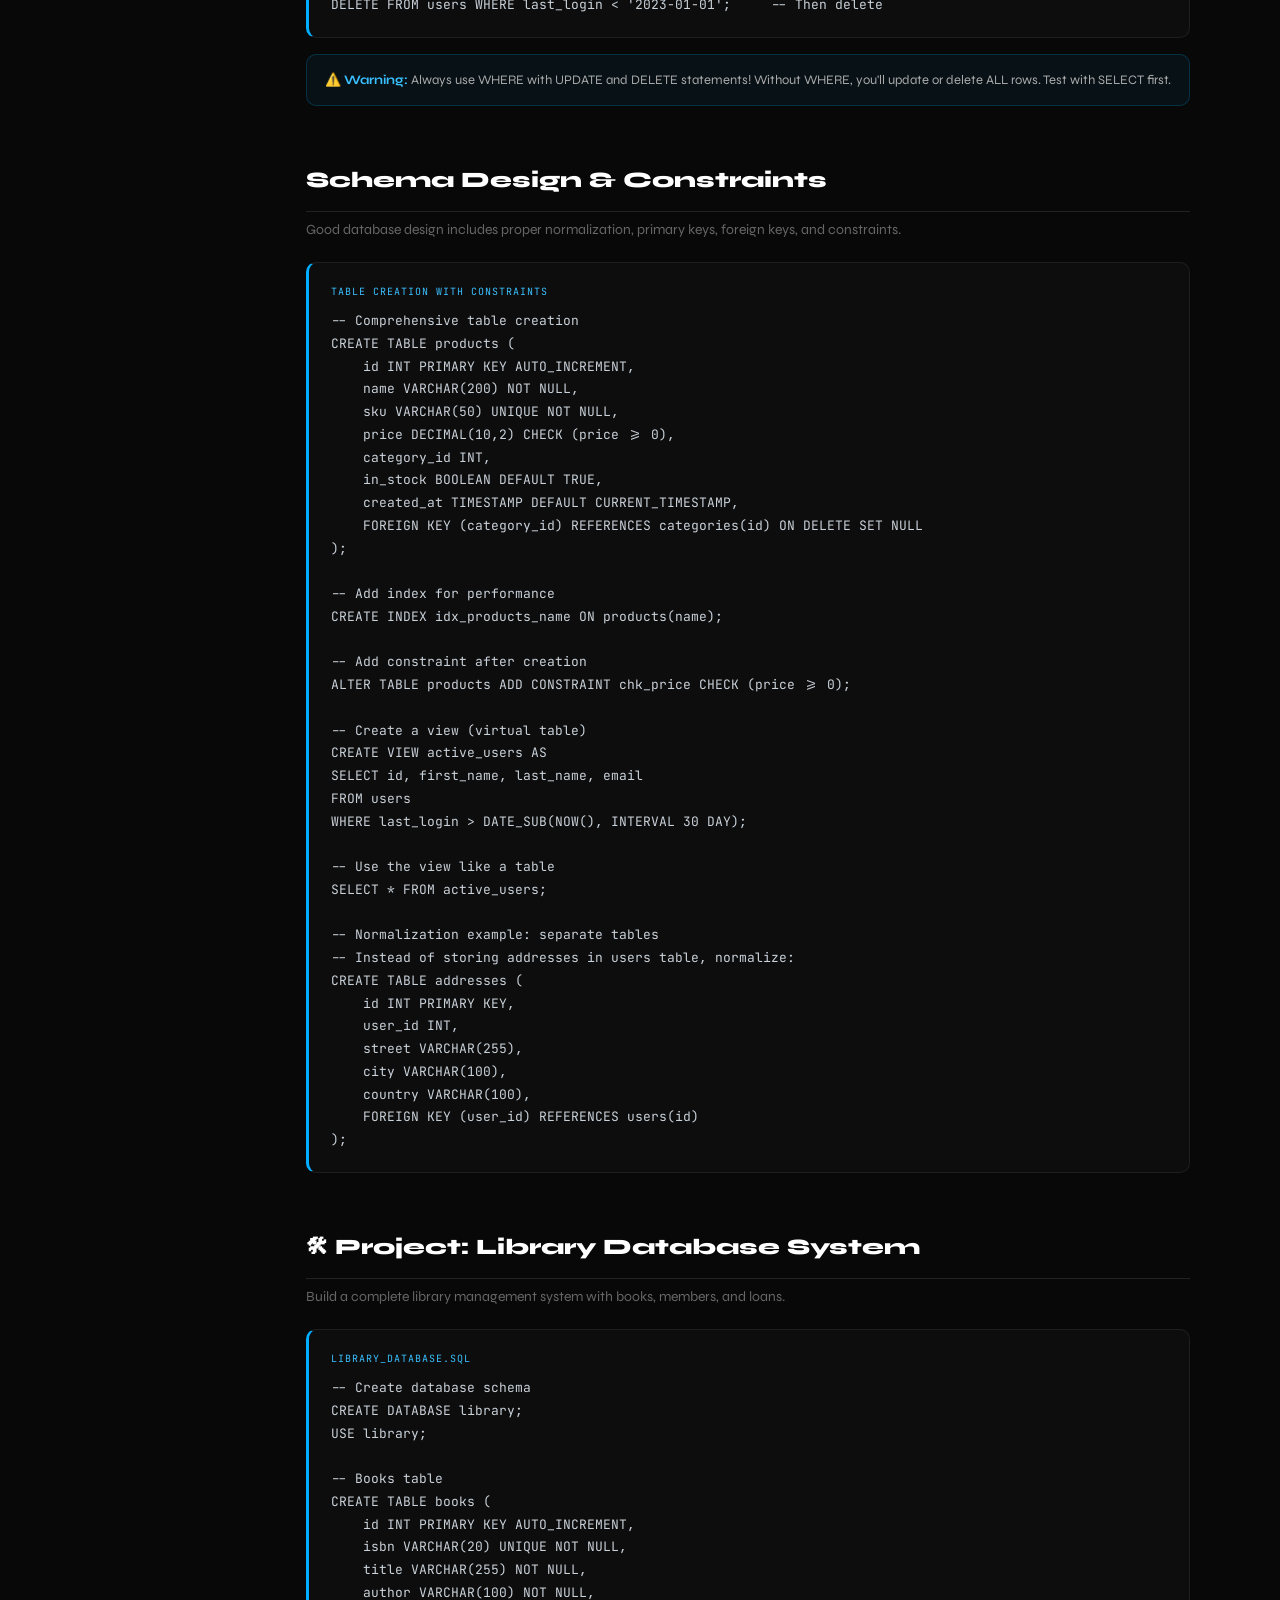
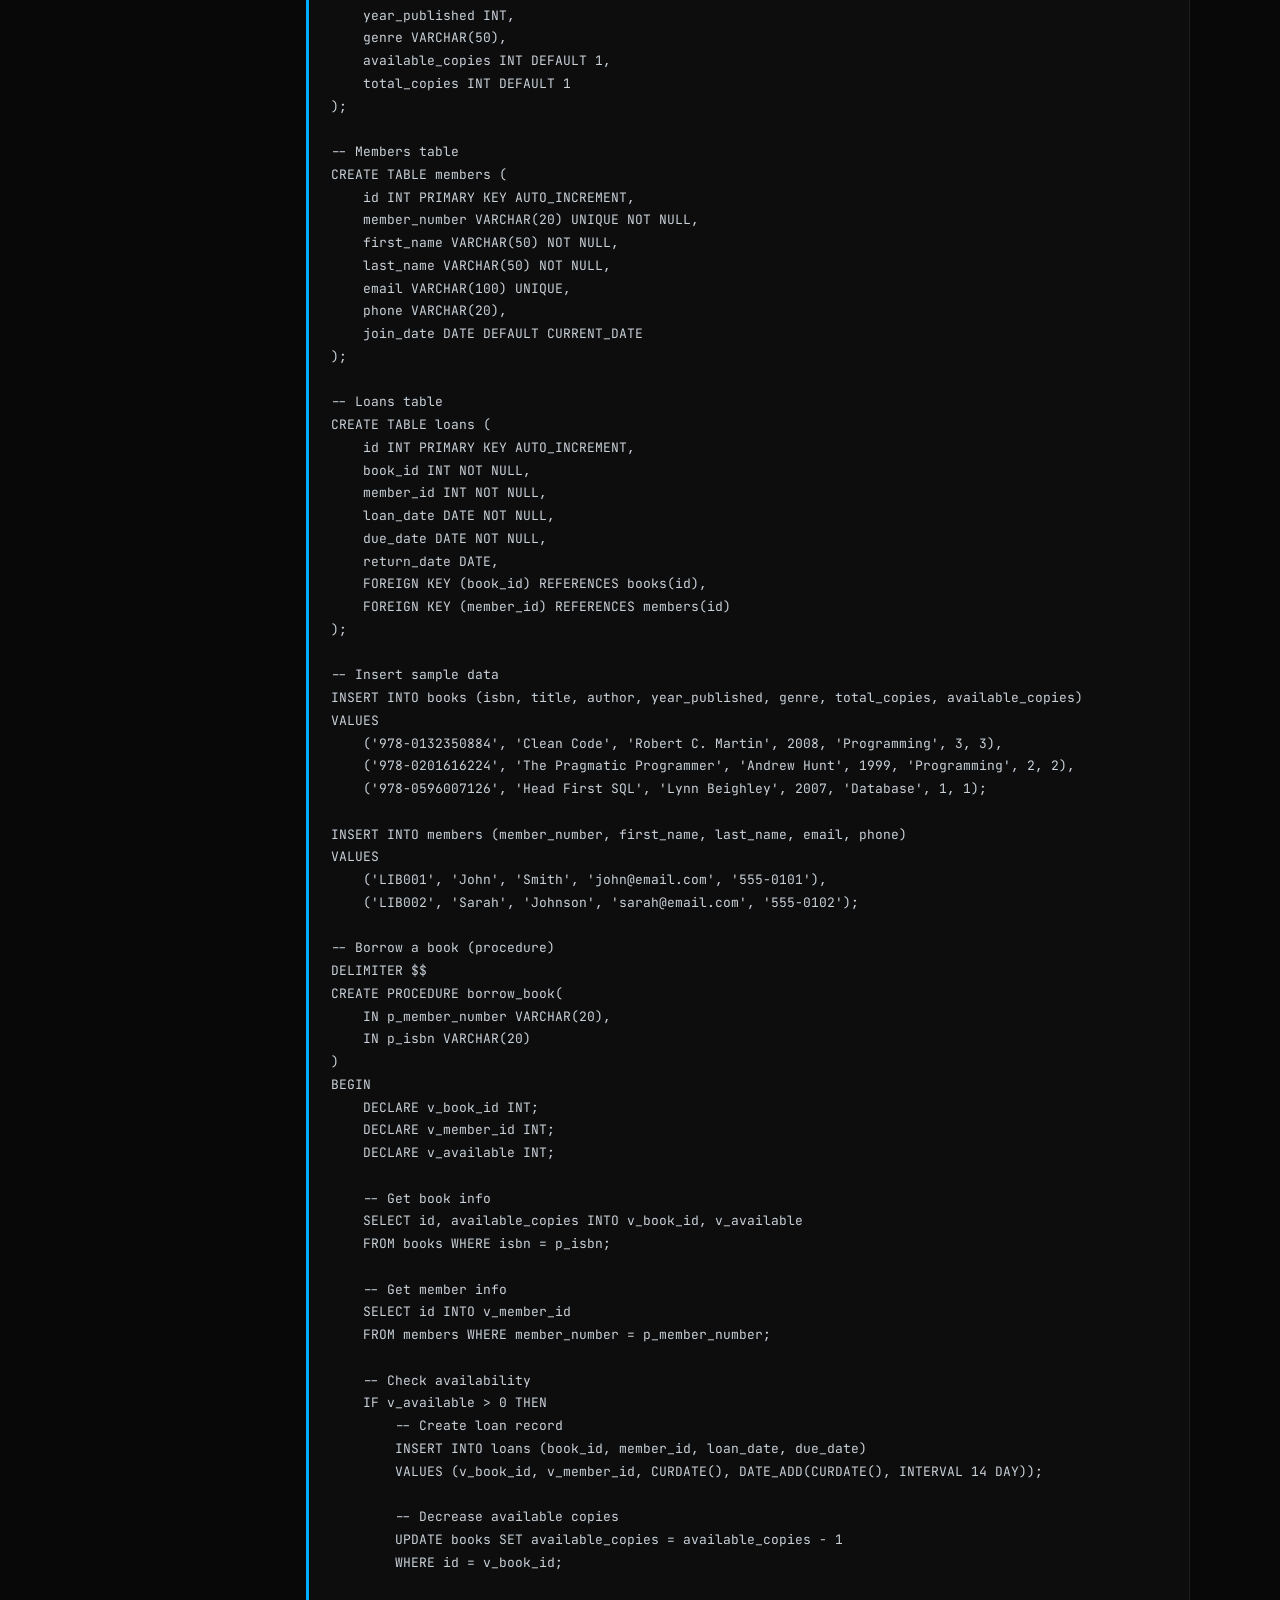
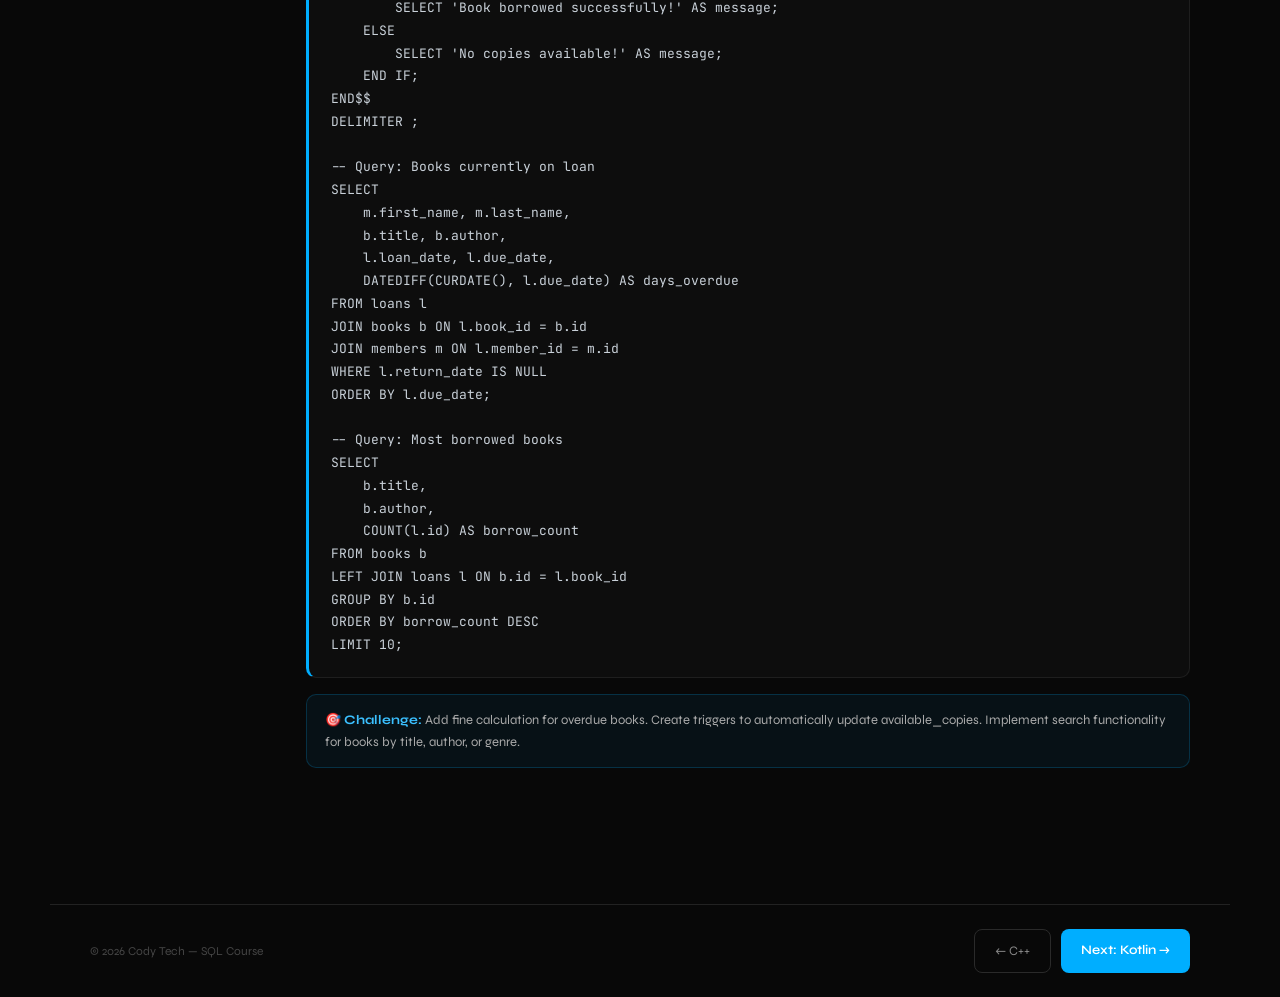
<file: learn-sql.html>
<!DOCTYPE html>
<html lang="en">
<head>
<meta charset="UTF-8">
<meta name="viewport" content="width=device-width, initial-scale=1.0">
<title>SQL — Cody Tech</title>
<link href="https://fonts.googleapis.com/css2?family=JetBrains+Mono:wght@400;600&family=Syne:wght@400;600;800&display=swap" rel="stylesheet">
<style>
:root{
  --accent:#00aeff;
  --accent2:#3bc0ff;
  --bg:#080808;
  --bg2:#111;
  --bg3:#181818;
  --border:#222;
  --text:#e8e8e8;
  --muted:#666;
  --code-bg:#0d0d0d;
}
*{margin:0;padding:0;box-sizing:border-box;}
html{scroll-behavior:smooth;}
body{background:var(--bg);color:var(--text);font-family:'Syne',sans-serif;line-height:1.7;}

.top-bar{
  position:fixed;top:0;left:0;right:0;
  display:flex;justify-content:space-between;align-items:center;
  padding:12px 32px;
  background:rgba(8,8,8,0.96);
  border-bottom:1px solid var(--border);
  backdrop-filter:blur(10px);
  z-index:1000;
}
.logo-txt{font-weight:800;font-size:16px;color:#fff;letter-spacing:3px;}
.top-left{display:flex;align-items:center;gap:24px;}
.back-a{color:#777;text-decoration:none;font-size:13px;transition:color .2s;}
.back-a:hover{color:#fff;}
.top-right{display:flex;gap:6px;align-items:center;}
.ctrl-btn{
  padding:4px 10px;border-radius:6px;
  border:1px solid #2a2a2a;background:transparent;
  color:#777;cursor:pointer;font-size:11px;font-family:'Syne',sans-serif;transition:all .2s;
}
.ctrl-btn:hover,.ctrl-btn.active{background:var(--accent);border-color:var(--accent);color:#fff;}
.theme-btn{padding:4px 8px;border-radius:6px;border:1px solid #2a2a2a;background:transparent;cursor:pointer;font-size:14px;}
body.light{--bg:#f5f5f5;--bg2:#ebebeb;--bg3:#e0e0e0;--border:#ddd;--text:#111;--muted:#888;--code-bg:#1a1a1a;}
body.light .top-bar{background:rgba(245,245,245,0.97);}
body.light .back-a{color:#888;}
body.light .back-a:hover{color:#111;}
body.light .ctrl-btn{border-color:#ccc;color:#666;}
body.light .sidebar-link{color:#555;}
body.light .sidebar-link:hover,.body.light .sidebar-link.active{color:var(--accent);}

.hero-strip{
  margin-top:56px;
  padding:48px 32px 36px;
  background:linear-gradient(135deg,#001a2a 0%,#002a4a 40%,#000a1a 100%);
  border-bottom:1px solid #0055aa;
  display:flex;align-items:center;gap:24px;
}
.lang-badge{
  font-size:64px;width:88px;height:88px;
  background:linear-gradient(135deg,var(--accent),var(--accent2));
  border-radius:18px;display:flex;align-items:center;justify-content:center;
  flex-shrink:0;box-shadow:0 0 40px rgba(0,174,255,.35);
  font-family:'JetBrains Mono',monospace;font-weight:600;font-size:28px;color:#fff;
}
.hero-info h1{font-size:34px;font-weight:800;margin-bottom:6px;}
.hero-info p{color:#999;font-size:14px;max-width:560px;line-height:1.6;}
.badges{display:flex;gap:8px;margin-top:12px;flex-wrap:wrap;}
.badge{
  padding:3px 11px;border-radius:20px;font-size:11px;font-weight:600;
  background:rgba(0,174,255,.15);border:1px solid rgba(0,174,255,.3);color:var(--accent2);
}

.layout{display:flex;max-width:1180px;margin:0 auto;padding:0 0 80px;}
.sidebar{width:220px;flex-shrink:0;padding:28px 0 0 0;position:sticky;top:56px;height:calc(100vh - 56px);overflow-y:auto;}
.sidebar-section{margin-bottom:6px;padding:0 18px;}
.sidebar-label{font-size:10px;color:#444;text-transform:uppercase;letter-spacing:1px;margin-bottom:6px;margin-top:18px;}
.sidebar-link{display:block;padding:6px 10px;border-radius:6px;text-decoration:none;color:#666;font-size:13px;transition:all .2s;margin-bottom:1px;}
.sidebar-link:hover{background:#151515;color:#ccc;}
.sidebar-link.active{background:rgba(0,174,255,.1);color:var(--accent);border-left:2px solid var(--accent);padding-left:8px;}

.content{flex:1;padding:36px 40px 0 36px;min-width:0;}
.learn-section{margin-bottom:56px;}
.learn-section h2{font-size:22px;font-weight:800;margin-bottom:4px;color:#fff;padding-bottom:12px;border-bottom:1px solid var(--border);}
body.light .learn-section h2{color:#111;}
.learn-section .intro{color:var(--muted);font-size:14px;margin-bottom:20px;margin-top:6px;}

.code-block{
  background:var(--code-bg);
  border:1px solid #1e1e1e;
  border-left:3px solid var(--accent);
  border-radius:10px;
  padding:20px 22px;
  margin:16px 0;
  overflow-x:auto;
}
.code-block pre{
  font-family:'JetBrains Mono',monospace;
  font-size:13px;line-height:1.75;color:#c9d1d9;
}
.code-label{
  font-size:10px;color:var(--accent2);
  font-family:'JetBrains Mono',monospace;
  text-transform:uppercase;letter-spacing:1px;
  margin-bottom:10px;display:block;
}
.concept-grid{display:grid;grid-template-columns:repeat(auto-fill,minmax(220px,1fr));gap:14px;margin-top:16px;}
.concept-card{background:var(--bg2);border:1px solid var(--border);border-radius:10px;padding:16px;}
.concept-card h4{font-size:14px;color:var(--accent2);margin-bottom:6px;}
.concept-card p{font-size:12px;color:var(--muted);line-height:1.6;}
.tip{background:rgba(0,174,255,.06);border:1px solid rgba(0,174,255,.2);border-radius:10px;padding:14px 18px;margin:16px 0;font-size:13px;color:#aaa;}
.tip strong{color:var(--accent2);}
.page-footer{border-top:1px solid var(--border);padding:24px 40px;display:flex;justify-content:space-between;align-items:center;max-width:1180px;margin:0 auto;font-size:12px;color:#444;}
.nav-btns{display:flex;gap:10px;}
.next-btn{padding:10px 20px;background:var(--accent);border:none;border-radius:8px;color:#fff;cursor:pointer;font-family:'Syne',sans-serif;font-size:13px;font-weight:600;text-decoration:none;transition:all .2s;}
.next-btn:hover{background:var(--accent2);transform:translateY(-1px);}
.prev-btn{padding:10px 20px;background:transparent;border:1px solid #2a2a2a;border-radius:8px;color:#888;cursor:pointer;font-family:'Syne',sans-serif;font-size:13px;text-decoration:none;transition:all .2s;}
.prev-btn:hover{border-color:var(--accent);color:#fff;}
</style>
</head>
<body>

<div class="top-bar">
  <div class="top-left">
    <span class="logo-txt">CODY</span>
    <a href="download.html" class="back-a">← <span data-i="back">Back to Courses</span></a>
  </div>
  <div class="top-right">
    <button class="ctrl-btn active" onclick="setLang('en',this)">EN</button>
    <button class="ctrl-btn" onclick="setLang('ru',this)">RU</button>
    <button class="ctrl-btn" onclick="setLang('kz',this)">KZ</button>
    <button class="theme-btn" id="themeBtn" onclick="toggleTheme()">🌙</button>
  </div>
</div>

<div class="hero-strip">
  <div class="lang-badge">SQL</div>
  <div class="hero-info">
    <h1 data-i="title">SQL — Structured Query Language</h1>
    <p data-i="hero_desc">SQL is the standard language for managing and querying relational databases. Every developer needs to know how to retrieve, insert, update, and delete data efficiently.</p>
    <div class="badges">
      <span class="badge" data-i="b1">Database Management</span>
      <span class="badge" data-i="b2">Data Analysis</span>
      <span class="badge" data-i="b3">Essential Skill</span>
    </div>
  </div>
</div>

<div class="layout">
  <nav class="sidebar">
    <div class="sidebar-section">
      <div class="sidebar-label" data-i="nav_label">Topics</div>
      <a href="#intro" class="sidebar-link active" data-i="nav_intro">What is SQL?</a>
      <a href="#select" class="sidebar-link" data-i="nav_select">SELECT Queries</a>
      <a href="#filter" class="sidebar-link" data-i="nav_filter">Filtering & Sorting</a>
      <a href="#join" class="sidebar-link" data-i="nav_join">JOINs</a>
      <a href="#aggregate" class="sidebar-link" data-i="nav_aggregate">Aggregate Functions</a>
      <a href="#insert" class="sidebar-link" data-i="nav_insert">INSERT, UPDATE, DELETE</a>
      <a href="#schema" class="sidebar-link" data-i="nav_schema">Schema Design</a>
      <a href="#practice" class="sidebar-link" data-i="nav_practice">Project: Library DB</a>
    </div>
  </nav>

  <main class="content">
    <div class="learn-section" id="intro">
      <h2 data-i="s1_title">What is SQL?</h2>
      <p class="intro" data-i="s1_intro">SQL (Structured Query Language) is used to communicate with databases. It allows you to query, manipulate, and define data. Most modern applications use SQL databases like MySQL, PostgreSQL, SQLite, or Microsoft SQL Server.</p>
      <div class="concept-grid">
        <div class="concept-card"><h4 data-i="c1_t">🗄️ Relational Databases</h4><p data-i="c1_d">Data is stored in tables with rows and columns, connected by relationships.</p></div>
        <div class="concept-card"><h4 data-i="c2_t">📊 CRUD Operations</h4><p data-i="c2_d">Create, Read, Update, Delete — the four basic operations on data.</p></div>
        <div class="concept-card"><h4 data-i="c3_t">🔍 Query Power</h4><p data-i="c3_d">Filter, sort, join, and aggregate data with powerful query capabilities.</p></div>
      </div>
    </div>

    <div class="learn-section" id="select">
      <h2 data-i="s2_title">SELECT Queries</h2>
      <p class="intro" data-i="s2_intro">The SELECT statement retrieves data from one or more tables.</p>
      <div class="code-block">
        <span class="code-label">basic SELECT</span>
        <pre><span class="com">-- Select all columns from a table</span>
<span class="kw">SELECT</span> * <span class="kw">FROM</span> users;

<span class="com">-- Select specific columns</span>
<span class="kw">SELECT</span> first_name, last_name, email <span class="kw">FROM</span> users;

<span class="com">-- Select with alias</span>
<span class="kw">SELECT</span> first_name <span class="kw">AS</span> "First Name", age <span class="kw">AS</span> "Years" <span class="kw">FROM</span> users;

<span class="com">-- Select distinct values (remove duplicates)</span>
<span class="kw">SELECT DISTINCT</span> city <span class="kw">FROM</span> users;

<span class="com">-- Limit results</span>
<span class="kw">SELECT</span> * <span class="kw">FROM</span> products <span class="kw">LIMIT</span> <span class="num">10</span>;

<span class="com">-- Example database: e-commerce</span>
<span class="kw">CREATE TABLE</span> users (
    id <span class="kw">INT PRIMARY KEY AUTO_INCREMENT</span>,
    first_name <span class="kw">VARCHAR</span>(<span class="num">50</span>),
    last_name <span class="kw">VARCHAR</span>(<span class="num">50</span>),
    email <span class="kw">VARCHAR</span>(<span class="num">100</span>) <span class="kw">UNIQUE</span>,
    age <span class="kw">INT</span>,
    city <span class="kw">VARCHAR</span>(<span class="num">50</span>),
    created_at <span class="kw">TIMESTAMP DEFAULT CURRENT_TIMESTAMP</span>
);</pre>
      </div>
    </div>

    <div class="learn-section" id="filter">
      <h2 data-i="s3_title">Filtering & Sorting</h2>
      <p class="intro" data-i="s3_intro">Use WHERE to filter rows, ORDER BY to sort, and operators for conditions.</p>
      <div class="code-block">
        <span class="code-label">WHERE clause</span>
        <pre><span class="com">-- Basic comparison operators</span>
<span class="kw">SELECT</span> * <span class="kw">FROM</span> users <span class="kw">WHERE</span> age >= <span class="num">18</span>;
<span class="kw">SELECT</span> * <span class="kw">FROM</span> users <span class="kw">WHERE</span> city = <span class="str">'New York'</span>;

<span class="com">-- Text pattern matching (LIKE)</span>
<span class="kw">SELECT</span> * <span class="kw">FROM</span> users <span class="kw">WHERE</span> email <span class="kw">LIKE</span> <span class="str">'%@gmail.com'</span>;
<span class="kw">SELECT</span> * <span class="kw">FROM</span> users <span class="kw">WHERE</span> first_name <span class="kw">LIKE</span> <span class="str">'J%'</span>;  <span class="com">-- Starts with J</span>
<span class="kw">SELECT</span> * <span class="kw">FROM</span> users <span class="kw">WHERE</span> last_name <span class="kw">LIKE</span> <span class="str">'%son'</span>; <span class="com">-- Ends with son</span>

<span class="com">-- Logical operators (AND, OR, NOT)</span>
<span class="kw">SELECT</span> * <span class="kw">FROM</span> users <span class="kw">WHERE</span> age <span class="kw">BETWEEN</span> <span class="num">25</span> <span class="kw">AND</span> <span class="num">35</span>;
<span class="kw">SELECT</span> * <span class="kw">FROM</span> users <span class="kw">WHERE</span> city <span class="kw">IN</span> (<span class="str">'New York'</span>, <span class="str">'Los Angeles'</span>, <span class="str">'Chicago'</span>);
<span class="kw">SELECT</span> * <span class="kw">FROM</span> users <span class="kw">WHERE</span> city <span class="kw">NOT IN</span> (<span class="str">'New York'</span>, <span class="str">'LA'</span>);

<span class="com">-- Sorting results</span>
<span class="kw">SELECT</span> * <span class="kw">FROM</span> users <span class="kw">ORDER BY</span> created_at <span class="kw">DESC</span>;  <span class="com">-- Newest first</span>
<span class="kw">SELECT</span> * <span class="kw">FROM</span> users <span class="kw">ORDER BY</span> last_name <span class="kw">ASC</span>, first_name <span class="kw">ASC</span>;</pre>
      </div>
    </div>

    <div class="learn-section" id="join">
      <h2 data-i="s4_title">JOINs — Combining Tables</h2>
      <p class="intro" data-i="s4_intro">JOINs combine data from multiple tables based on relationships.</p>
      <div class="code-block">
        <span class="code-label">JOIN examples</span>
        <pre><span class="com">-- Create related tables</span>
<span class="kw">CREATE TABLE</span> orders (
    id <span class="kw">INT PRIMARY KEY</span>,
    user_id <span class="kw">INT</span>,
    product <span class="kw">VARCHAR</span>(<span class="num">100</span>),
    amount <span class="kw">DECIMAL</span>(<span class="num">10</span>,<span class="num">2</span>),
    <span class="kw">FOREIGN KEY</span> (user_id) <span class="kw">REFERENCES</span> users(id)
);

<span class="com">-- INNER JOIN (only matching rows)</span>
<span class="kw">SELECT</span> users.first_name, users.last_name, orders.product, orders.amount
<span class="kw">FROM</span> users
<span class="kw">INNER JOIN</span> orders <span class="kw">ON</span> users.id = orders.user_id;

<span class="com">-- LEFT JOIN (all users, even without orders)</span>
<span class="kw">SELECT</span> users.first_name, users.last_name, <span class="kw">COALESCE</span>(orders.product, <span class="str">'No orders'</span>) <span class="kw">AS</span> product
<span class="kw">FROM</span> users
<span class="kw">LEFT JOIN</span> orders <span class="kw">ON</span> users.id = orders.user_id;

<span class="com">-- Multiple JOINs</span>
<span class="kw">SELECT</span> u.first_name, o.product, o.amount, p.category
<span class="kw">FROM</span> users u
<span class="kw">JOIN</span> orders o <span class="kw">ON</span> u.id = o.user_id
<span class="kw">JOIN</span> products p <span class="kw">ON</span> o.product_id = p.id;

<span class="com">-- Self JOIN (employee-manager relationship)</span>
<span class="kw">SELECT</span> e.name <span class="kw">AS</span> employee, m.name <span class="kw">AS</span> manager
<span class="kw">FROM</span> employees e
<span class="kw">LEFT JOIN</span> employees m <span class="kw">ON</span> e.manager_id = m.id;</pre>
      </div>
      <div class="tip"><strong>💡 JOIN Types:</strong> <span data-i="tip_join">INNER JOIN (matches only), LEFT JOIN (all left table), RIGHT JOIN (all right table), FULL OUTER JOIN (all from both), CROSS JOIN (Cartesian product).</span></div>
    </div>

    <div class="learn-section" id="aggregate">
      <h2 data-i="s5_title">Aggregate Functions & Grouping</h2>
      <p class="intro" data-i="s5_intro">Aggregate functions perform calculations on sets of rows. GROUP BY groups rows for aggregation.</p>
      <div class="code-block">
        <span class="code-label">aggregates</span>
        <pre><span class="com">-- Common aggregate functions</span>
<span class="kw">SELECT</span> <span class="kw">COUNT</span>(*) <span class="kw">FROM</span> users;                    <span class="com">-- Total users</span>
<span class="kw">SELECT</span> <span class="kw">AVG</span>(age) <span class="kw">FROM</span> users;                    <span class="com">-- Average age</span>
<span class="kw">SELECT</span> <span class="kw">SUM</span>(amount) <span class="kw">FROM</span> orders;                <span class="com">-- Total sales</span>
<span class="kw">SELECT</span> <span class="kw">MAX</span>(amount) <span class="kw">FROM</span> orders;                <span class="com">-- Highest order</span>
<span class="kw">SELECT</span> <span class="kw">MIN</span>(amount) <span class="kw">FROM</span> orders;                <span class="com">-- Lowest order</span>

<span class="com">-- GROUP BY</span>
<span class="kw">SELECT</span> city, <span class="kw">COUNT</span>(*) <span class="kw">AS</span> user_count
<span class="kw">FROM</span> users
<span class="kw">GROUP BY</span> city
<span class="kw">ORDER BY</span> user_count <span class="kw">DESC</span>;

<span class="com">-- GROUP BY with multiple columns</span>
<span class="kw">SELECT</span> city, age, <span class="kw">COUNT</span>(*)
<span class="kw">FROM</span> users
<span class="kw">GROUP BY</span> city, age;

<span class="com">-- HAVING (filter after GROUP BY)</span>
<span class="kw">SELECT</span> city, <span class="kw">COUNT</span>(*) <span class="kw">AS</span> user_count
<span class="kw">FROM</span> users
<span class="kw">GROUP BY</span> city
<span class="kw">HAVING</span> <span class="kw">COUNT</span>(*) > <span class="num">5</span>;

<span class="com">-- Complex example: monthly sales</span>
<span class="kw">SELECT</span> 
    <span class="kw">DATE_FORMAT</span>(order_date, <span class="str">'%Y-%m'</span>) <span class="kw">AS</span> month,
    <span class="kw">COUNT</span>(*) <span class="kw">AS</span> total_orders,
    <span class="kw">SUM</span>(amount) <span class="kw">AS</span> revenue,
    <span class="kw">AVG</span>(amount) <span class="kw">AS</span> avg_order_value
<span class="kw">FROM</span> orders
<span class="kw">WHERE</span> order_date >= <span class="str">'2024-01-01'</span>
<span class="kw">GROUP BY</span> month
<span class="kw">ORDER BY</span> month <span class="kw">DESC</span>;</pre>
      </div>
    </div>

    <div class="learn-section" id="insert">
      <h2 data-i="s6_title">INSERT, UPDATE, DELETE</h2>
      <p class="intro" data-i="s6_intro">Modify data with INSERT (add), UPDATE (modify), and DELETE (remove).</p>
      <div class="code-block">
        <span class="code-label">data modification</span>
        <pre><span class="com">-- INSERT single row</span>
<span class="kw">INSERT INTO</span> users (first_name, last_name, email, age, city)
<span class="kw">VALUES</span> (<span class="str">'John'</span>, <span class="str">'Doe'</span>, <span class="str">'john@example.com'</span>, <span class="num">30</span>, <span class="str">'Boston'</span>);

<span class="com">-- INSERT multiple rows</span>
<span class="kw">INSERT INTO</span> users (first_name, last_name, email, age, city)
<span class="kw">VALUES</span>
    (<span class="str">'Jane'</span>, <span class="str">'Smith'</span>, <span class="str">'jane@example.com'</span>, <span class="num">25</span>, <span class="str">'Boston'</span>),
    (<span class="str">'Bob'</span>, <span class="str">'Johnson'</span>, <span class="str">'bob@example.com'</span>, <span class="num">35</span>, <span class="str">'Chicago'</span>);

<span class="com">-- UPDATE (always use WHERE!)</span>
<span class="kw">UPDATE</span> users
<span class="kw">SET</span> city = <span class="str">'New York'</span>, age = <span class="num">31</span>
<span class="kw">WHERE</span> id = <span class="num">1</span>;

<span class="com">-- UPDATE with calculation</span>
<span class="kw">UPDATE</span> orders
<span class="kw">SET</span> amount = amount * <span class="num">1.1</span>  <span class="com">-- 10% increase</span>
<span class="kw">WHERE</span> order_date >= <span class="str">'2024-01-01'</span>;

<span class="com">-- DELETE (always use WHERE!)</span>
<span class="kw">DELETE FROM</span> users <span class="kw">WHERE</span> id = <span class="num">5</span>;

<span class="com">-- Delete all rows (be careful!)</span>
<span class="kw">DELETE FROM</span> temporary_data;  <span class="com">-- removes all rows</span>
<span class="kw">TRUNCATE TABLE</span> temporary_data;  <span class="com">-- faster, resets auto-increment</span>

<span class="com">-- Safe practice: SELECT before DELETE</span>
<span class="kw">SELECT</span> * <span class="kw">FROM</span> users <span class="kw">WHERE</span> last_login < <span class="str">'2023-01-01'</span>;  <span class="com">-- Check first</span>
<span class="kw">DELETE FROM</span> users <span class="kw">WHERE</span> last_login < <span class="str">'2023-01-01'</span>;     <span class="com">-- Then delete</span></pre>
      </div>
      <div class="tip"><strong>⚠️ Warning:</strong> <span data-i="tip_modify">Always use WHERE with UPDATE and DELETE statements! Without WHERE, you'll update or delete ALL rows. Test with SELECT first.</span></div>
    </div>

    <div class="learn-section" id="schema">
      <h2 data-i="s7_title">Schema Design & Constraints</h2>
      <p class="intro" data-i="s7_intro">Good database design includes proper normalization, primary keys, foreign keys, and constraints.</p>
      <div class="code-block">
        <span class="code-label">table creation with constraints</span>
        <pre><span class="com">-- Comprehensive table creation</span>
<span class="kw">CREATE TABLE</span> products (
    id <span class="kw">INT PRIMARY KEY AUTO_INCREMENT</span>,
    name <span class="kw">VARCHAR</span>(<span class="num">200</span>) <span class="kw">NOT NULL</span>,
    sku <span class="kw">VARCHAR</span>(<span class="num">50</span>) <span class="kw">UNIQUE NOT NULL</span>,
    price <span class="kw">DECIMAL</span>(<span class="num">10</span>,<span class="num">2</span>) <span class="kw">CHECK</span> (price >= <span class="num">0</span>),
    category_id <span class="kw">INT</span>,
    in_stock <span class="kw">BOOLEAN DEFAULT TRUE</span>,
    created_at <span class="kw">TIMESTAMP DEFAULT CURRENT_TIMESTAMP</span>,
    <span class="kw">FOREIGN KEY</span> (category_id) <span class="kw">REFERENCES</span> categories(id) <span class="kw">ON DELETE SET NULL</span>
);

<span class="com">-- Add index for performance</span>
<span class="kw">CREATE INDEX</span> idx_products_name <span class="kw">ON</span> products(name);

<span class="com">-- Add constraint after creation</span>
<span class="kw">ALTER TABLE</span> products <span class="kw">ADD CONSTRAINT</span> chk_price <span class="kw">CHECK</span> (price >= <span class="num">0</span>);

<span class="com">-- Create a view (virtual table)</span>
<span class="kw">CREATE VIEW</span> active_users <span class="kw">AS</span>
<span class="kw">SELECT</span> id, first_name, last_name, email
<span class="kw">FROM</span> users
<span class="kw">WHERE</span> last_login > <span class="kw">DATE_SUB</span>(<span class="kw">NOW</span>(), <span class="kw">INTERVAL</span> <span class="num">30</span> <span class="kw">DAY</span>);

<span class="com">-- Use the view like a table</span>
<span class="kw">SELECT</span> * <span class="kw">FROM</span> active_users;

<span class="com">-- Normalization example: separate tables</span>
<span class="kw">-- Instead of storing addresses in users table, normalize:</span>
<span class="kw">CREATE TABLE</span> addresses (
    id <span class="kw">INT PRIMARY KEY</span>,
    user_id <span class="kw">INT</span>,
    street <span class="kw">VARCHAR</span>(<span class="num">255</span>),
    city <span class="kw">VARCHAR</span>(<span class="num">100</span>),
    country <span class="kw">VARCHAR</span>(<span class="num">100</span>),
    <span class="kw">FOREIGN KEY</span> (user_id) <span class="kw">REFERENCES</span> users(id)
);</pre>
      </div>
    </div>

    <div class="learn-section" id="practice">
      <h2 data-i="s8_title">🛠 Project: Library Database System</h2>
      <p class="intro" data-i="s8_intro">Build a complete library management system with books, members, and loans.</p>
      <div class="code-block">
        <span class="code-label">library_database.sql</span>
        <pre><span class="com">-- Create database schema</span>
<span class="kw">CREATE DATABASE</span> library;
<span class="kw">USE</span> library;

<span class="com">-- Books table</span>
<span class="kw">CREATE TABLE</span> books (
    id <span class="kw">INT PRIMARY KEY AUTO_INCREMENT</span>,
    isbn <span class="kw">VARCHAR</span>(<span class="num">20</span>) <span class="kw">UNIQUE NOT NULL</span>,
    title <span class="kw">VARCHAR</span>(<span class="num">255</span>) <span class="kw">NOT NULL</span>,
    author <span class="kw">VARCHAR</span>(<span class="num">100</span>) <span class="kw">NOT NULL</span>,
    year_published <span class="kw">INT</span>,
    genre <span class="kw">VARCHAR</span>(<span class="num">50</span>),
    available_copies <span class="kw">INT DEFAULT</span> <span class="num">1</span>,
    total_copies <span class="kw">INT DEFAULT</span> <span class="num">1</span>
);

<span class="com">-- Members table</span>
<span class="kw">CREATE TABLE</span> members (
    id <span class="kw">INT PRIMARY KEY AUTO_INCREMENT</span>,
    member_number <span class="kw">VARCHAR</span>(<span class="num">20</span>) <span class="kw">UNIQUE NOT NULL</span>,
    first_name <span class="kw">VARCHAR</span>(<span class="num">50</span>) <span class="kw">NOT NULL</span>,
    last_name <span class="kw">VARCHAR</span>(<span class="num">50</span>) <span class="kw">NOT NULL</span>,
    email <span class="kw">VARCHAR</span>(<span class="num">100</span>) <span class="kw">UNIQUE</span>,
    phone <span class="kw">VARCHAR</span>(<span class="num">20</span>),
    join_date <span class="kw">DATE DEFAULT CURRENT_DATE</span>
);

<span class="com">-- Loans table</span>
<span class="kw">CREATE TABLE</span> loans (
    id <span class="kw">INT PRIMARY KEY AUTO_INCREMENT</span>,
    book_id <span class="kw">INT NOT NULL</span>,
    member_id <span class="kw">INT NOT NULL</span>,
    loan_date <span class="kw">DATE NOT NULL</span>,
    due_date <span class="kw">DATE NOT NULL</span>,
    return_date <span class="kw">DATE</span>,
    <span class="kw">FOREIGN KEY</span> (book_id) <span class="kw">REFERENCES</span> books(id),
    <span class="kw">FOREIGN KEY</span> (member_id) <span class="kw">REFERENCES</span> members(id)
);

<span class="com">-- Insert sample data</span>
<span class="kw">INSERT INTO</span> books (isbn, title, author, year_published, genre, total_copies, available_copies)
<span class="kw">VALUES</span>
    (<span class="str">'978-0132350884'</span>, <span class="str">'Clean Code'</span>, <span class="str">'Robert C. Martin'</span>, <span class="num">2008</span>, <span class="str">'Programming'</span>, <span class="num">3</span>, <span class="num">3</span>),
    (<span class="str">'978-0201616224'</span>, <span class="str">'The Pragmatic Programmer'</span>, <span class="str">'Andrew Hunt'</span>, <span class="num">1999</span>, <span class="str">'Programming'</span>, <span class="num">2</span>, <span class="num">2</span>),
    (<span class="str">'978-0596007126'</span>, <span class="str">'Head First SQL'</span>, <span class="str">'Lynn Beighley'</span>, <span class="num">2007</span>, <span class="str">'Database'</span>, <span class="num">1</span>, <span class="num">1</span>);

<span class="kw">INSERT INTO</span> members (member_number, first_name, last_name, email, phone)
<span class="kw">VALUES</span>
    (<span class="str">'LIB001'</span>, <span class="str">'John'</span>, <span class="str">'Smith'</span>, <span class="str">'john@email.com'</span>, <span class="str">'555-0101'</span>),
    (<span class="str">'LIB002'</span>, <span class="str">'Sarah'</span>, <span class="str">'Johnson'</span>, <span class="str">'sarah@email.com'</span>, <span class="str">'555-0102'</span>);

<span class="com">-- Borrow a book (procedure)</span>
<span class="kw">DELIMITER $$</span>
<span class="kw">CREATE PROCEDURE</span> borrow_book(
    <span class="kw">IN</span> p_member_number <span class="kw">VARCHAR</span>(<span class="num">20</span>),
    <span class="kw">IN</span> p_isbn <span class="kw">VARCHAR</span>(<span class="num">20</span>)
)
<span class="kw">BEGIN</span>
    <span class="kw">DECLARE</span> v_book_id <span class="kw">INT</span>;
    <span class="kw">DECLARE</span> v_member_id <span class="kw">INT</span>;
    <span class="kw">DECLARE</span> v_available <span class="kw">INT</span>;
    
    <span class="com">-- Get book info</span>
    <span class="kw">SELECT</span> id, available_copies <span class="kw">INTO</span> v_book_id, v_available
    <span class="kw">FROM</span> books <span class="kw">WHERE</span> isbn = p_isbn;
    
    <span class="com">-- Get member info</span>
    <span class="kw">SELECT</span> id <span class="kw">INTO</span> v_member_id
    <span class="kw">FROM</span> members <span class="kw">WHERE</span> member_number = p_member_number;
    
    <span class="com">-- Check availability</span>
    <span class="kw">IF</span> v_available > <span class="num">0</span> <span class="kw">THEN</span>
        <span class="com">-- Create loan record</span>
        <span class="kw">INSERT INTO</span> loans (book_id, member_id, loan_date, due_date)
        <span class="kw">VALUES</span> (v_book_id, v_member_id, <span class="kw">CURDATE</span>(), <span class="kw">DATE_ADD</span>(<span class="kw">CURDATE</span>(), <span class="kw">INTERVAL</span> <span class="num">14</span> <span class="kw">DAY</span>));
        
        <span class="com">-- Decrease available copies</span>
        <span class="kw">UPDATE</span> books <span class="kw">SET</span> available_copies = available_copies - <span class="num">1</span>
        <span class="kw">WHERE</span> id = v_book_id;
        
        <span class="kw">SELECT</span> <span class="str">'Book borrowed successfully!'</span> <span class="kw">AS</span> message;
    <span class="kw">ELSE</span>
        <span class="kw">SELECT</span> <span class="str">'No copies available!'</span> <span class="kw">AS</span> message;
    <span class="kw">END IF</span>;
<span class="kw">END$$</span>
<span class="kw">DELIMITER ;</span>

<span class="com">-- Query: Books currently on loan</span>
<span class="kw">SELECT</span> 
    m.first_name, m.last_name,
    b.title, b.author,
    l.loan_date, l.due_date,
    <span class="kw">DATEDIFF</span>(<span class="kw">CURDATE</span>(), l.due_date) <span class="kw">AS</span> days_overdue
<span class="kw">FROM</span> loans l
<span class="kw">JOIN</span> books b <span class="kw">ON</span> l.book_id = b.id
<span class="kw">JOIN</span> members m <span class="kw">ON</span> l.member_id = m.id
<span class="kw">WHERE</span> l.return_date <span class="kw">IS NULL</span>
<span class="kw">ORDER BY</span> l.due_date;

<span class="com">-- Query: Most borrowed books</span>
<span class="kw">SELECT</span> 
    b.title,
    b.author,
    <span class="kw">COUNT</span>(l.id) <span class="kw">AS</span> borrow_count
<span class="kw">FROM</span> books b
<span class="kw">LEFT JOIN</span> loans l <span class="kw">ON</span> b.id = l.book_id
<span class="kw">GROUP BY</span> b.id
<span class="kw">ORDER BY</span> borrow_count <span class="kw">DESC</span>
<span class="kw">LIMIT</span> <span class="num">10</span>;</pre>
      </div>
      <div class="tip"><strong>🎯 Challenge:</strong> <span data-i="challenge">Add fine calculation for overdue books. Create triggers to automatically update available_copies. Implement search functionality for books by title, author, or genre.</span></div>
    </div>
  </main>
</div>

<div class="page-footer">
  <span data-i="footer_txt">© 2026 Cody Tech — SQL Course</span>
  <div class="nav-btns">
    <a href="learn-cpp.html" class="prev-btn" data-i="prev_btn">← C++</a>
    <a href="learn-kotlin.html" class="next-btn" data-i="next_btn">Next: Kotlin →</a>
  </div>
</div>

<script>
const T = {
  en:{
    back:"Back to Courses", title:"SQL — Structured Query Language",
    hero_desc:"SQL is the standard language for managing and querying relational databases. Every developer needs to know how to retrieve, insert, update, and delete data efficiently.",
    b1:"Database Management", b2:"Data Analysis", b3:"Essential Skill",
    nav_label:"Topics", nav_intro:"What is SQL?", nav_select:"SELECT Queries",
    nav_filter:"Filtering & Sorting", nav_join:"JOINs", nav_aggregate:"Aggregate Functions",
    nav_insert:"INSERT, UPDATE, DELETE", nav_schema:"Schema Design", nav_practice:"Project: Library DB",
    s1_title:"What is SQL?", s1_intro:"SQL (Structured Query Language) is used to communicate with databases. It allows you to query, manipulate, and define data.",
    c1_t:"🗄️ Relational Databases", c1_d:"Data is stored in tables with rows and columns, connected by relationships.",
    c2_t:"📊 CRUD Operations", c2_d:"Create, Read, Update, Delete — the four basic operations on data.",
    c3_t:"🔍 Query Power", c3_d:"Filter, sort, join, and aggregate data with powerful query capabilities.",
    s2_title:"SELECT Queries", s2_intro:"The SELECT statement retrieves data from one or more tables.",
    s3_title:"Filtering & Sorting", s3_intro:"Use WHERE to filter rows, ORDER BY to sort, and operators for conditions.",
    s4_title:"JOINs — Combining Tables", s4_intro:"JOINs combine data from multiple tables based on relationships.",
    tip_join:"INNER JOIN (matches only), LEFT JOIN (all left table), RIGHT JOIN (all right table), FULL OUTER JOIN (all from both), CROSS JOIN (Cartesian product).",
    s5_title:"Aggregate Functions & Grouping", s5_intro:"Aggregate functions perform calculations on sets of rows. GROUP BY groups rows for aggregation.",
    s6_title:"INSERT, UPDATE, DELETE", s6_intro:"Modify data with INSERT (add), UPDATE (modify), and DELETE (remove).",
    tip_modify:"Always use WHERE with UPDATE and DELETE statements! Without WHERE, you'll update or delete ALL rows. Test with SELECT first.",
    s7_title:"Schema Design & Constraints", s7_intro:"Good database design includes proper normalization, primary keys, foreign keys, and constraints.",
    s8_title:"🛠 Project: Library Database System", s8_intro:"Build a complete library management system with books, members, and loans.",
    challenge:"Add fine calculation for overdue books. Create triggers to automatically update available_copies. Implement search functionality.",
    footer_txt:"© 2026 Cody Tech — SQL Course", prev_btn:"← C++", next_btn:"Next: Kotlin →",
  },
  ru:{
    back:"Назад к курсам", title:"SQL — Структурированный язык запросов",
    hero_desc:"SQL — стандартный язык для управления и запросов к реляционным базам данных. Каждый разработчик должен уметь эффективно извлекать, вставлять, обновлять и удалять данные.",
    b1:"Управление БД", b2:"Анализ данных", b3:"Обязательный навык",
    nav_label:"Темы", nav_intro:"Что такое SQL?", nav_select:"SELECT запросы",
    nav_filter:"Фильтрация и сортировка", nav_join:"JOIN", nav_aggregate:"Агрегатные функции",
    nav_insert:"INSERT, UPDATE, DELETE", nav_schema:"Проектирование схем", nav_practice:"Проект: Библиотека",
    s1_title:"Что такое SQL?", s1_intro:"SQL — язык для взаимодействия с базами данных. Позволяет выполнять запросы, изменять и определять данные.",
    c1_t:"🗄️ Реляционные БД", c1_d:"Данные хранятся в таблицах со строками и столбцами, связанных отношениями.",
    c2_t:"📊 CRUD операции", c2_d:"Создание, чтение, обновление, удаление — четыре базовые операции с данными.",
    c3_t:"🔍 Мощные запросы", c3_d:"Фильтрация, сортировка, объединение и агрегация данных.",
    s2_title:"SELECT запросы", s2_intro:"Оператор SELECT извлекает данные из одной или нескольких таблиц.",
    s3_title:"Фильтрация и сортировка", s3_intro:"WHERE фильтрует строки, ORDER BY сортирует.",
    s4_title:"JOIN — объединение таблиц", s4_intro:"JOIN объединяют данные из нескольких таблиц на основе связей.",
    tip_join:"INNER JOIN (только совпадения), LEFT JOIN (все из левой), RIGHT JOIN (все из правой), FULL OUTER JOIN (все из обеих).",
    s5_title:"Агрегатные функции и группировка", s5_intro:"Агрегатные функции выполняют вычисления над наборами строк. GROUP BY группирует строки.",
    s6_title:"INSERT, UPDATE, DELETE", s6_intro:"Модификация данных: INSERT (добавление), UPDATE (изменение), DELETE (удаление).",
    tip_modify:"Всегда используйте WHERE с UPDATE и DELETE! Без WHERE вы обновите или удалите ВСЕ строки.",
    s7_title:"Проектирование схемы и ограничения", s7_intro:"Хороший дизайн БД включает нормализацию, первичные ключи, внешние ключи и ограничения.",
    s8_title:"🛠 Проект: Библиотечная система", s8_intro:"Создайте систему управления библиотекой с книгами, читателями и выдачами.",
    challenge:"Добавьте расчет штрафов за просрочку. Создайте триггеры для автоматического обновления доступных копий. Реализуйте поиск.",
    footer_txt:"© 2026 Cody Tech — Курс SQL", prev_btn:"← C++", next_btn:"Далее: Kotlin →",
  },
  kz:{
    back:"Курстарға оралу", title:"SQL — Құрылымдық сұраулар тілі",
    hero_desc:"SQL — реляциялық дерекқорларды басқаруға арналған стандартты тіл. Әрбір әзірлеуші деректерді тиімді іздеуді, енгізуді, жаңартуды және жоюды білуі керек.",
    b1:"Дерекқор басқару", b2:"Деректерді талдау", b3:"Міндетті дағды",
    nav_label:"Тақырыптар", nav_intro:"SQL дегеніміз не?", nav_select:"SELECT сұраулары",
    nav_filter:"Сүзгілеу және сұрыптау", nav_join:"JOIN", nav_aggregate:"Агрегаттық функциялар",
    nav_insert:"INSERT, UPDATE, DELETE", nav_schema:"Схеманы жобалау", nav_practice:"Жоба: Кітапхана",
    s1_title:"SQL дегеніміз не?", s1_intro:"SQL — дерекқорлармен байланысуға арналған тіл. Сұрауларды орындауға, деректерді өзгертуге және анықтауға мүмкіндік береді.",
    c1_t:"🗄️ Реляциялық ДҚ", c1_d:"Деректер байланысқан жолдар мен бағандардан тұратын кестелерде сақталады.",
    c2_t:"📊 CRUD операциялары", c2_d:"Жасау, оқу, жаңарту, жою — деректермен төрт негізгі операция.",
    c3_t:"🔍 Сұрау қуаты", c3_d:"Сүзгілеу, сұрыптау, біріктіру және агрегациялау мүмкіндіктері.",
    s2_title:"SELECT сұраулары", s2_intro:"SELECT операторы бір немесе бірнеше кестеден деректерді алады.",
    s3_title:"Сүзгілеу және сұрыптау", s3_intro:"WHERE жолдарды сүзгілейді, ORDER BY сұрыптайды.",
    s4_title:"JOIN — кестелерді біріктіру", s4_intro:"JOIN байланыстар негізінде бірнеше кестеден деректерді біріктіреді.",
    tip_join:"INNER JOIN (тек сәйкестіктер), LEFT JOIN (сол кестеден барлығы), RIGHT JOIN (оң кестеден барлығы).",
    s5_title:"Агрегаттық функциялар және топтау", s5_intro:"Агрегаттық функциялар жолдар жиыны бойынша есептеулер жүргізеді. GROUP BY жолдарды топтайды.",
    s6_title:"INSERT, UPDATE, DELETE", s6_intro:"Деректерді өзгерту: INSERT (қосу), UPDATE (өзгерту), DELETE (жою).",
    tip_modify:"UPDATE және DELETE операторларында әрқашан WHERE қолданыңыз! WHERE-сіз БАРЛЫҚ жолдар өзгереді/жойылады.",
    s7_title:"Схеманы жобалау және шектеулер", s7_intro:"Жақсы дерекқор дизайны нормализацияны, бастапқы кілттерді, сыртқы кілттерді және шектеулерді қамтиды.",
    s8_title:"🛠 Жоба: Кітапхана жүйесі", s8_intro:"Кітаптар, оқырмандар және кітап берулері бар кітапхана басқару жүйесін жасаңыз.",
    challenge:"Кешіктірілген кітаптар үшін айыппұлды есептеуді қосыңыз. Қолжетімді көшірмелерді автоматты жаңарту үшін триггерлер жасаңыз. Іздеу функциясын қосыңыз.",
    footer_txt:"© 2026 Cody Tech — SQL Курсы", prev_btn:"← C++", next_btn:"Келесі: Kotlin →",
  }
};
let lang='en';
function setLang(l,btn){
  lang=l;
  document.querySelectorAll('.ctrl-btn').forEach(b=>b.classList.remove('active'));
  btn.classList.add('active');
  const t=T[l];
  document.querySelectorAll('[data-i]').forEach(el=>{
    const k=el.getAttribute('data-i');
    if(t[k]!==undefined) el.textContent=t[k];
  });
}
let dark=true;
function toggleTheme(){
  dark=!dark;
  document.body.classList.toggle('light',!dark);
  document.getElementById('themeBtn').textContent=dark?'🌙':'☀️';
}
const secs=document.querySelectorAll('.learn-section');
const links=document.querySelectorAll('.sidebar-link');
window.addEventListener('scroll',()=>{
  let cur='';
  secs.forEach(s=>{if(window.scrollY>=s.offsetTop-120)cur=s.id;});
  links.forEach(l=>{l.classList.toggle('active',l.getAttribute('href')==='#'+cur);});
});
</script>
</body>
</html>
</file>
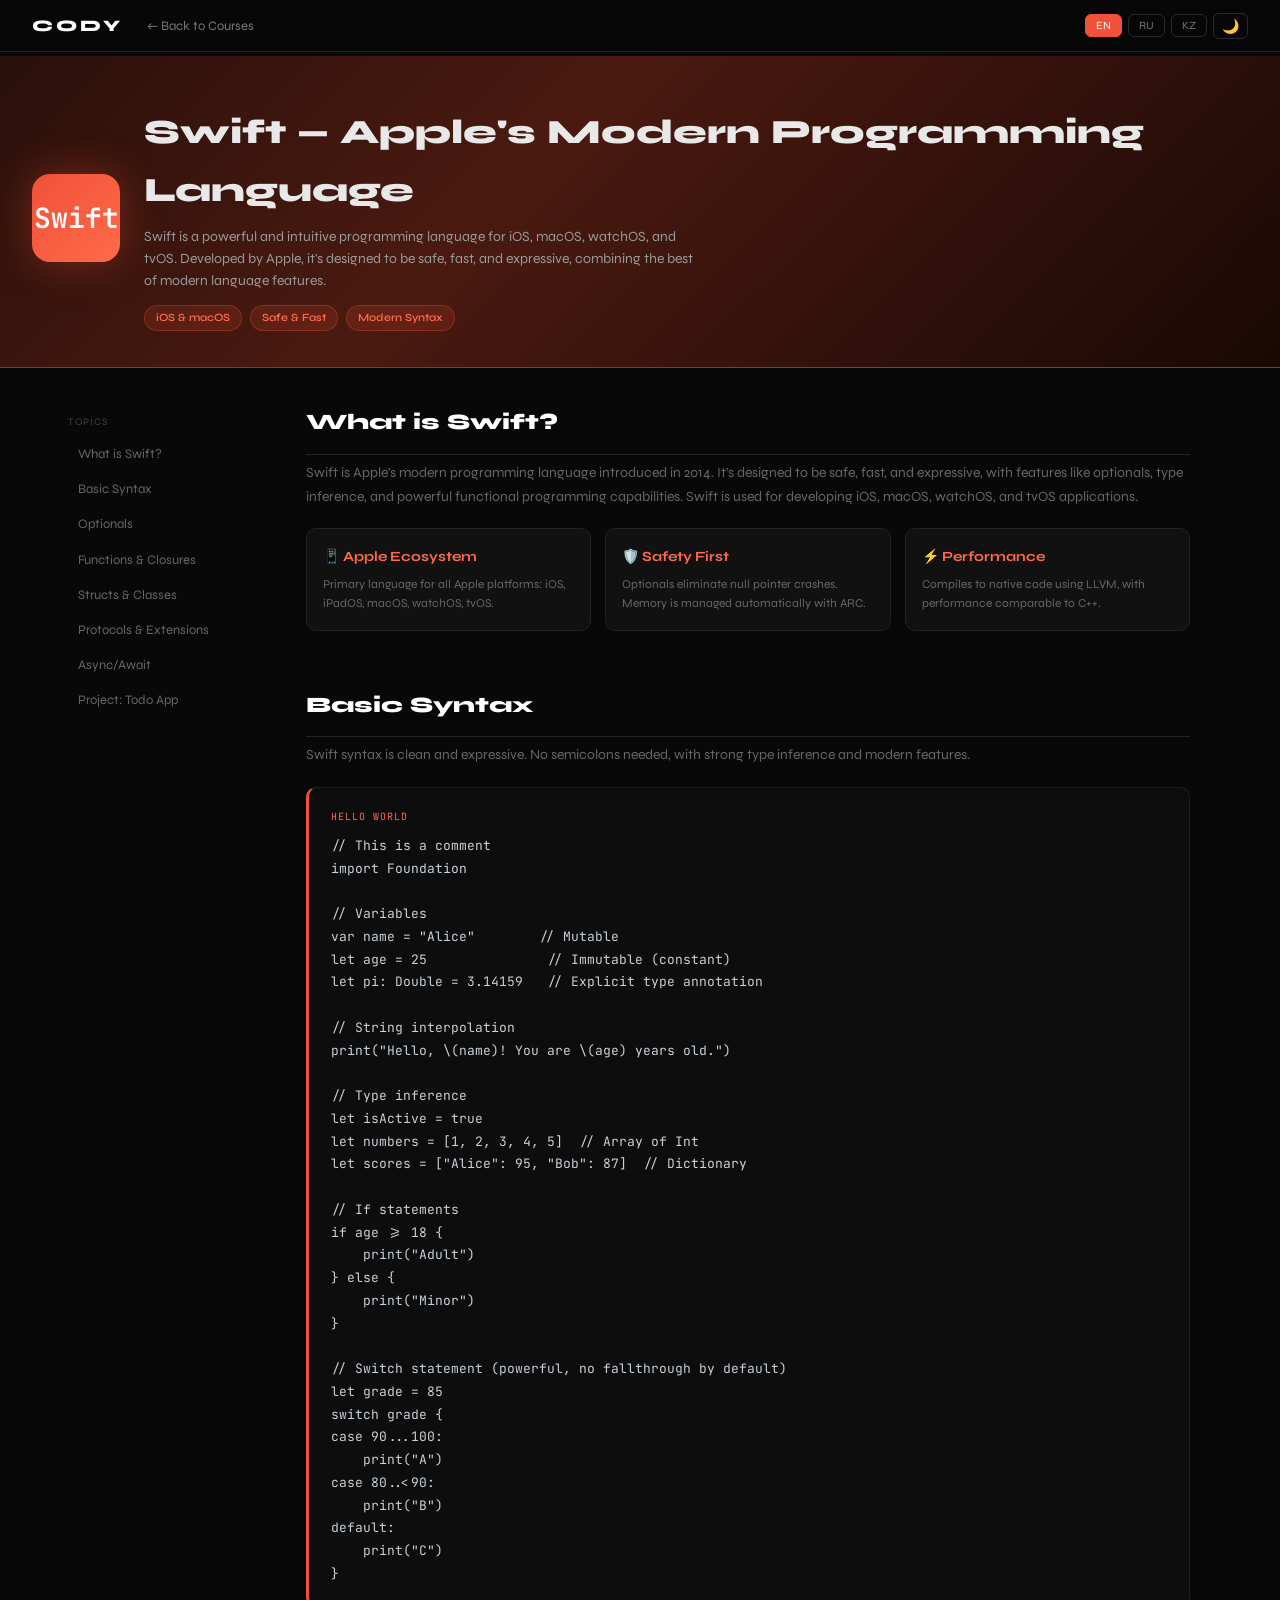
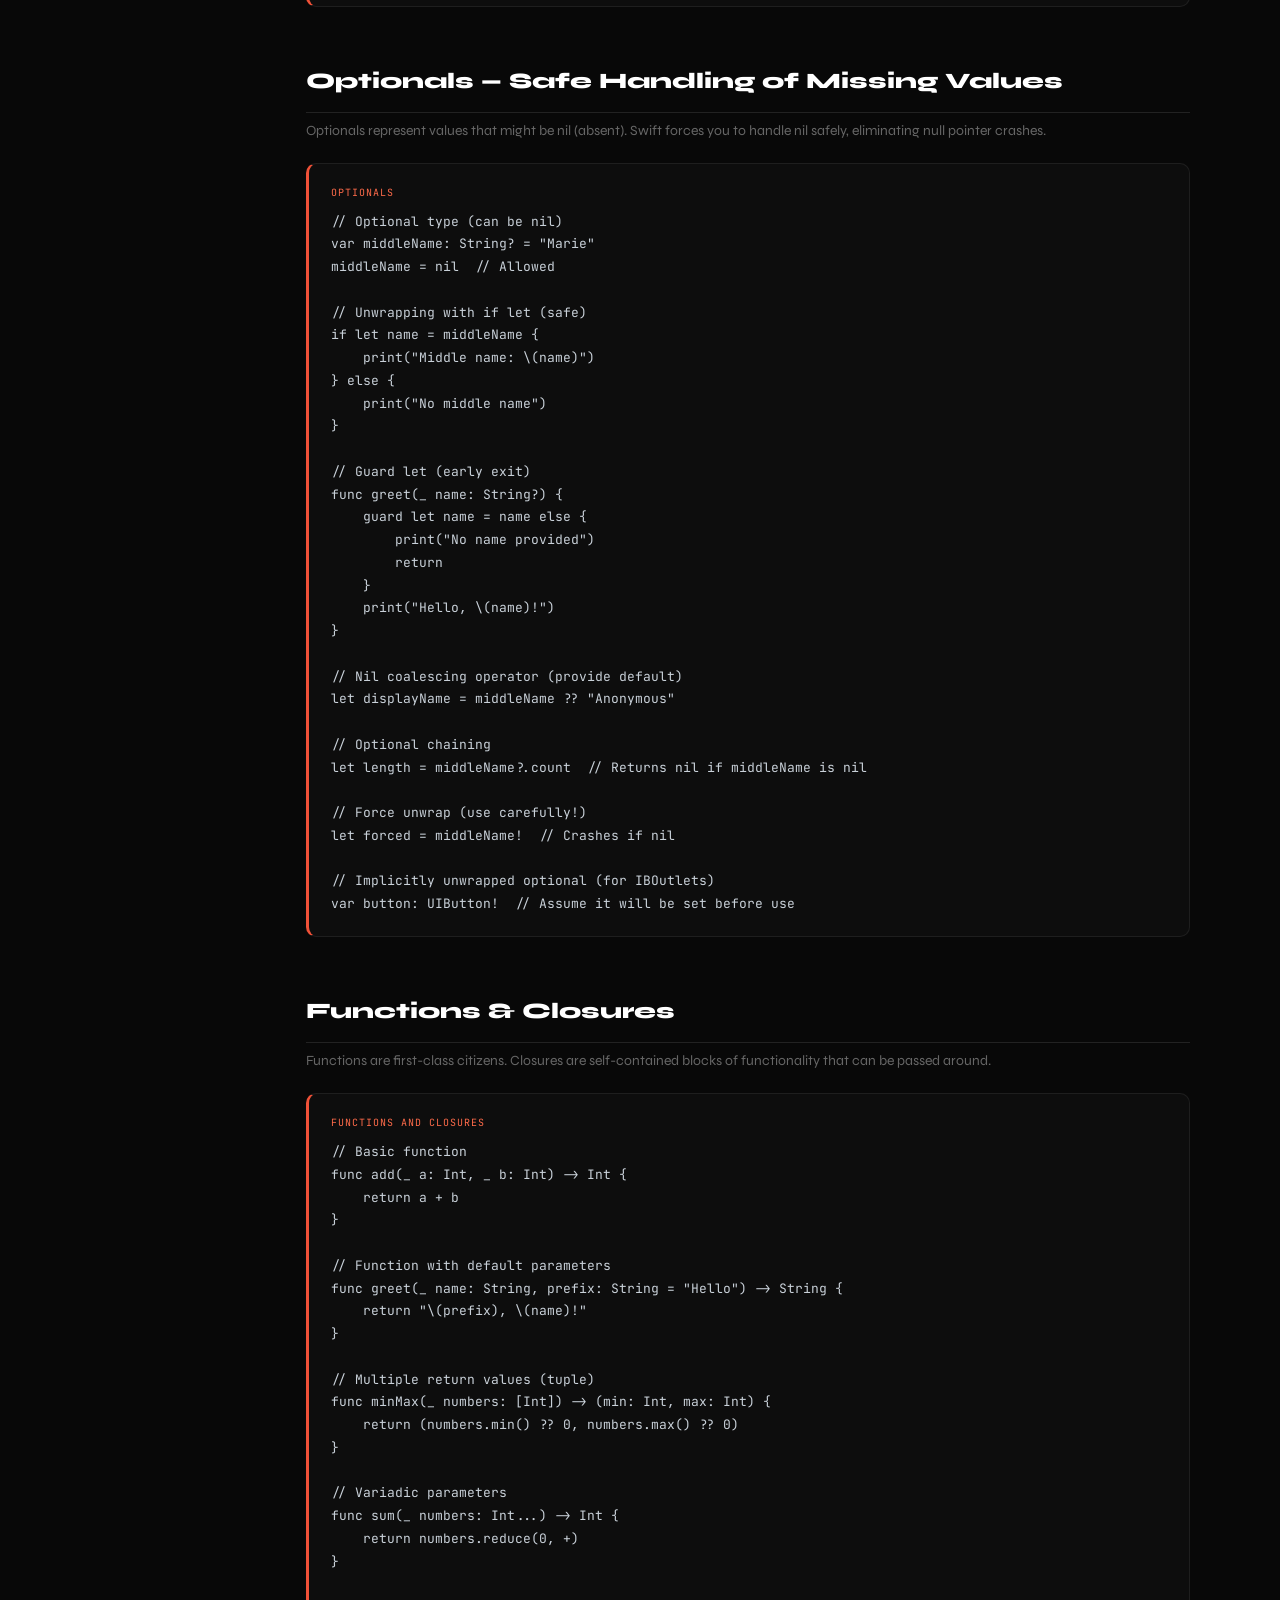
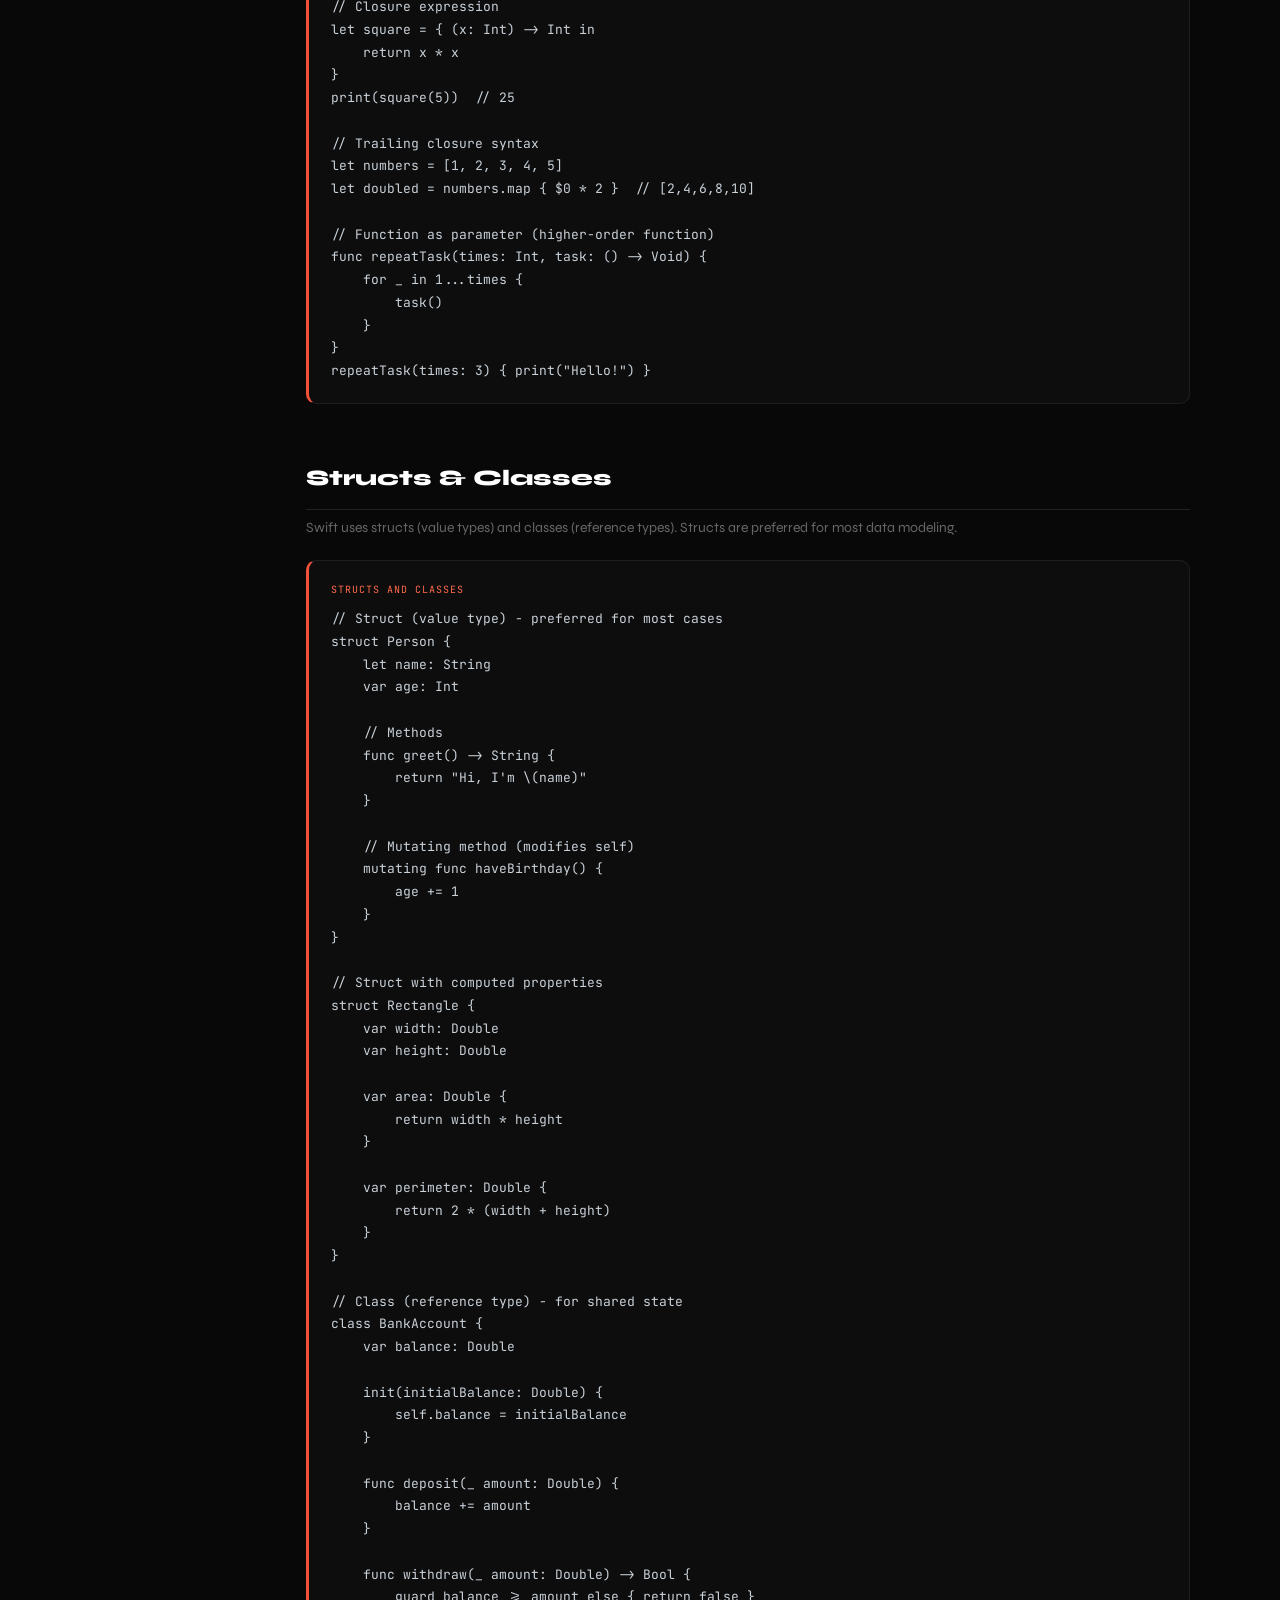
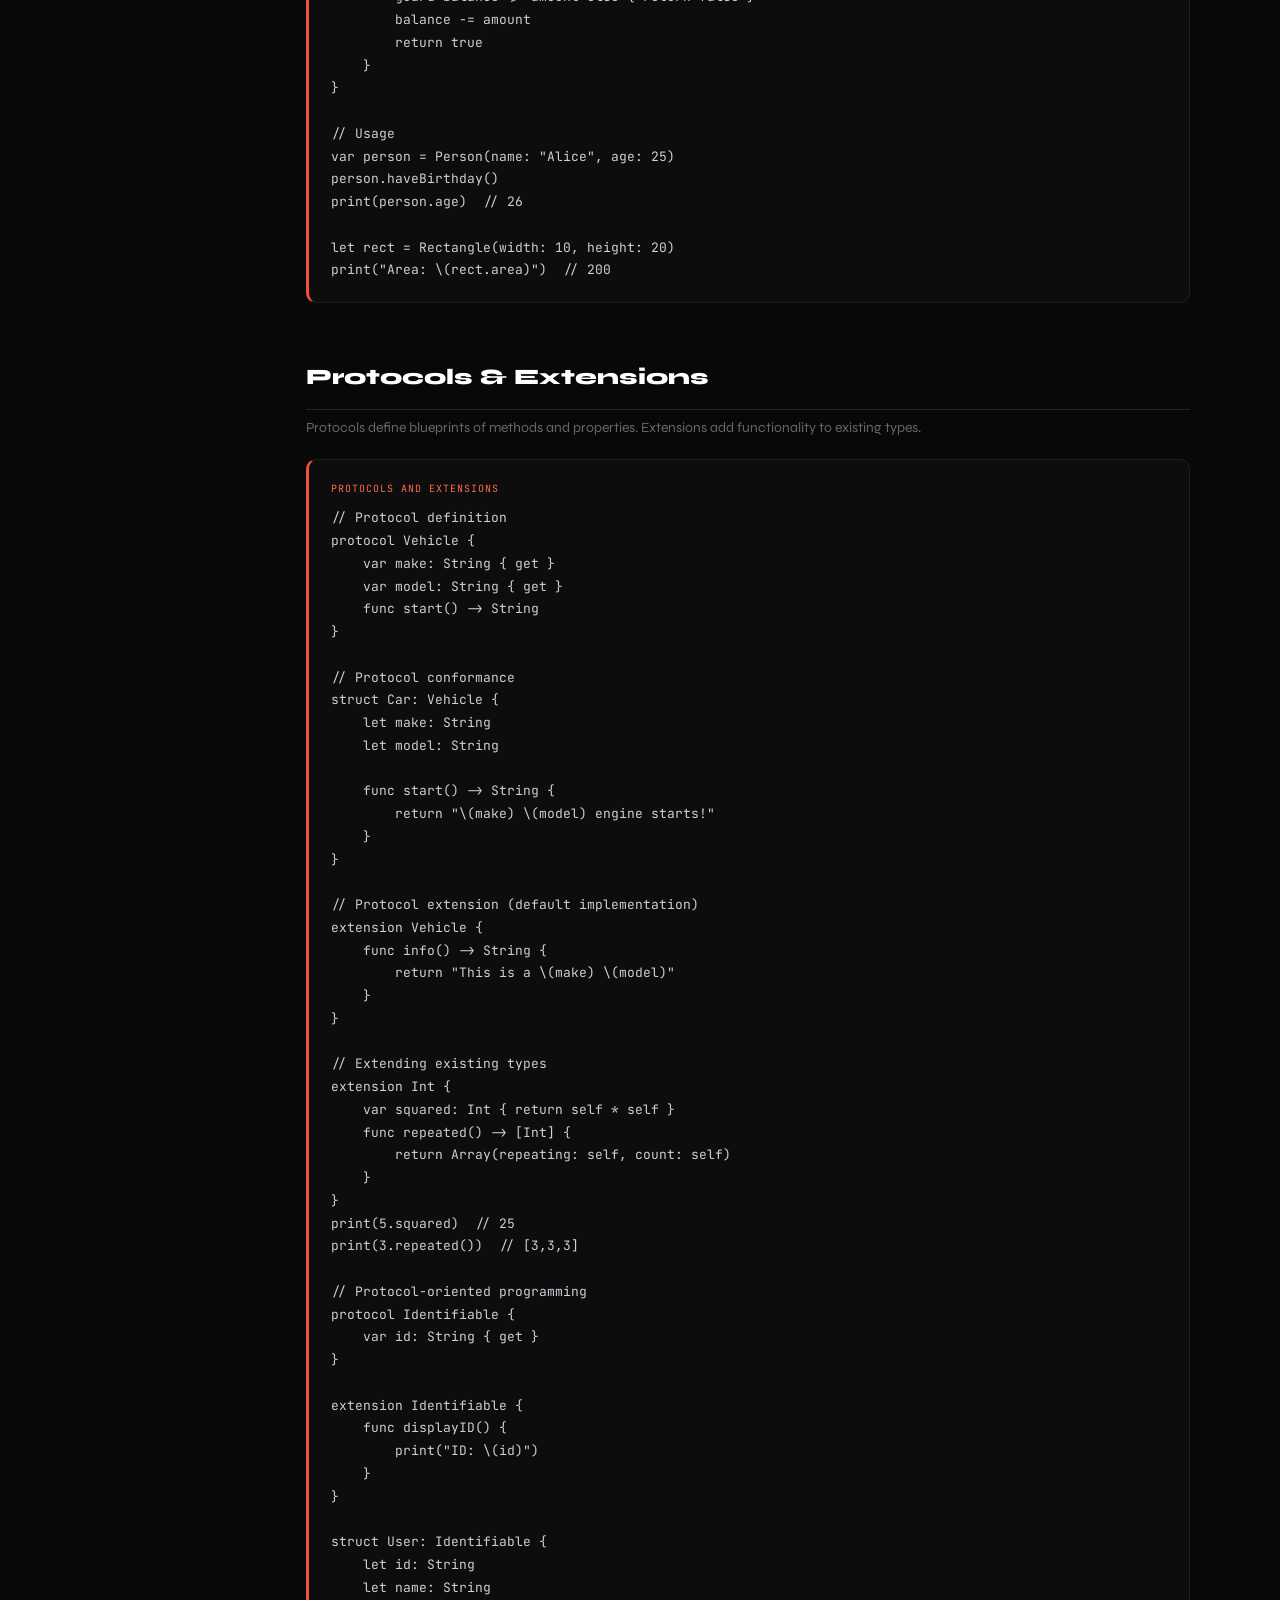
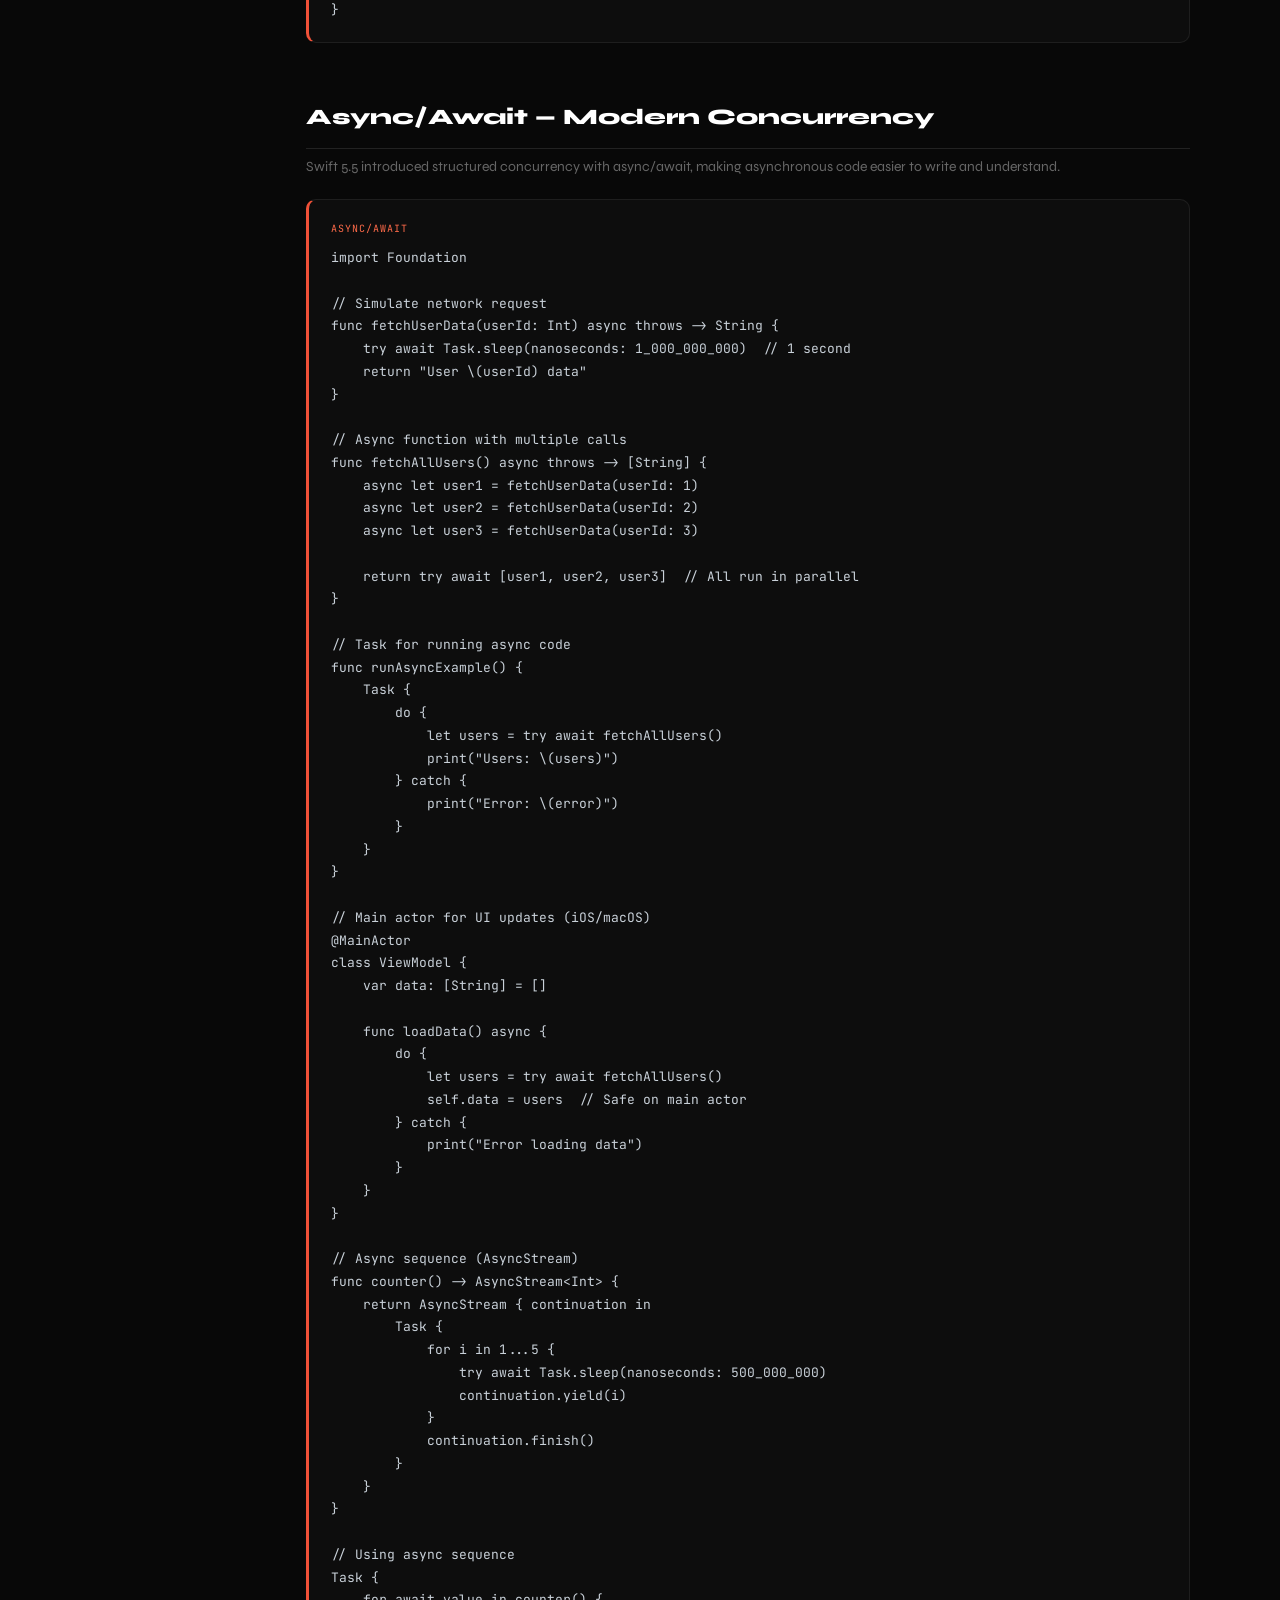
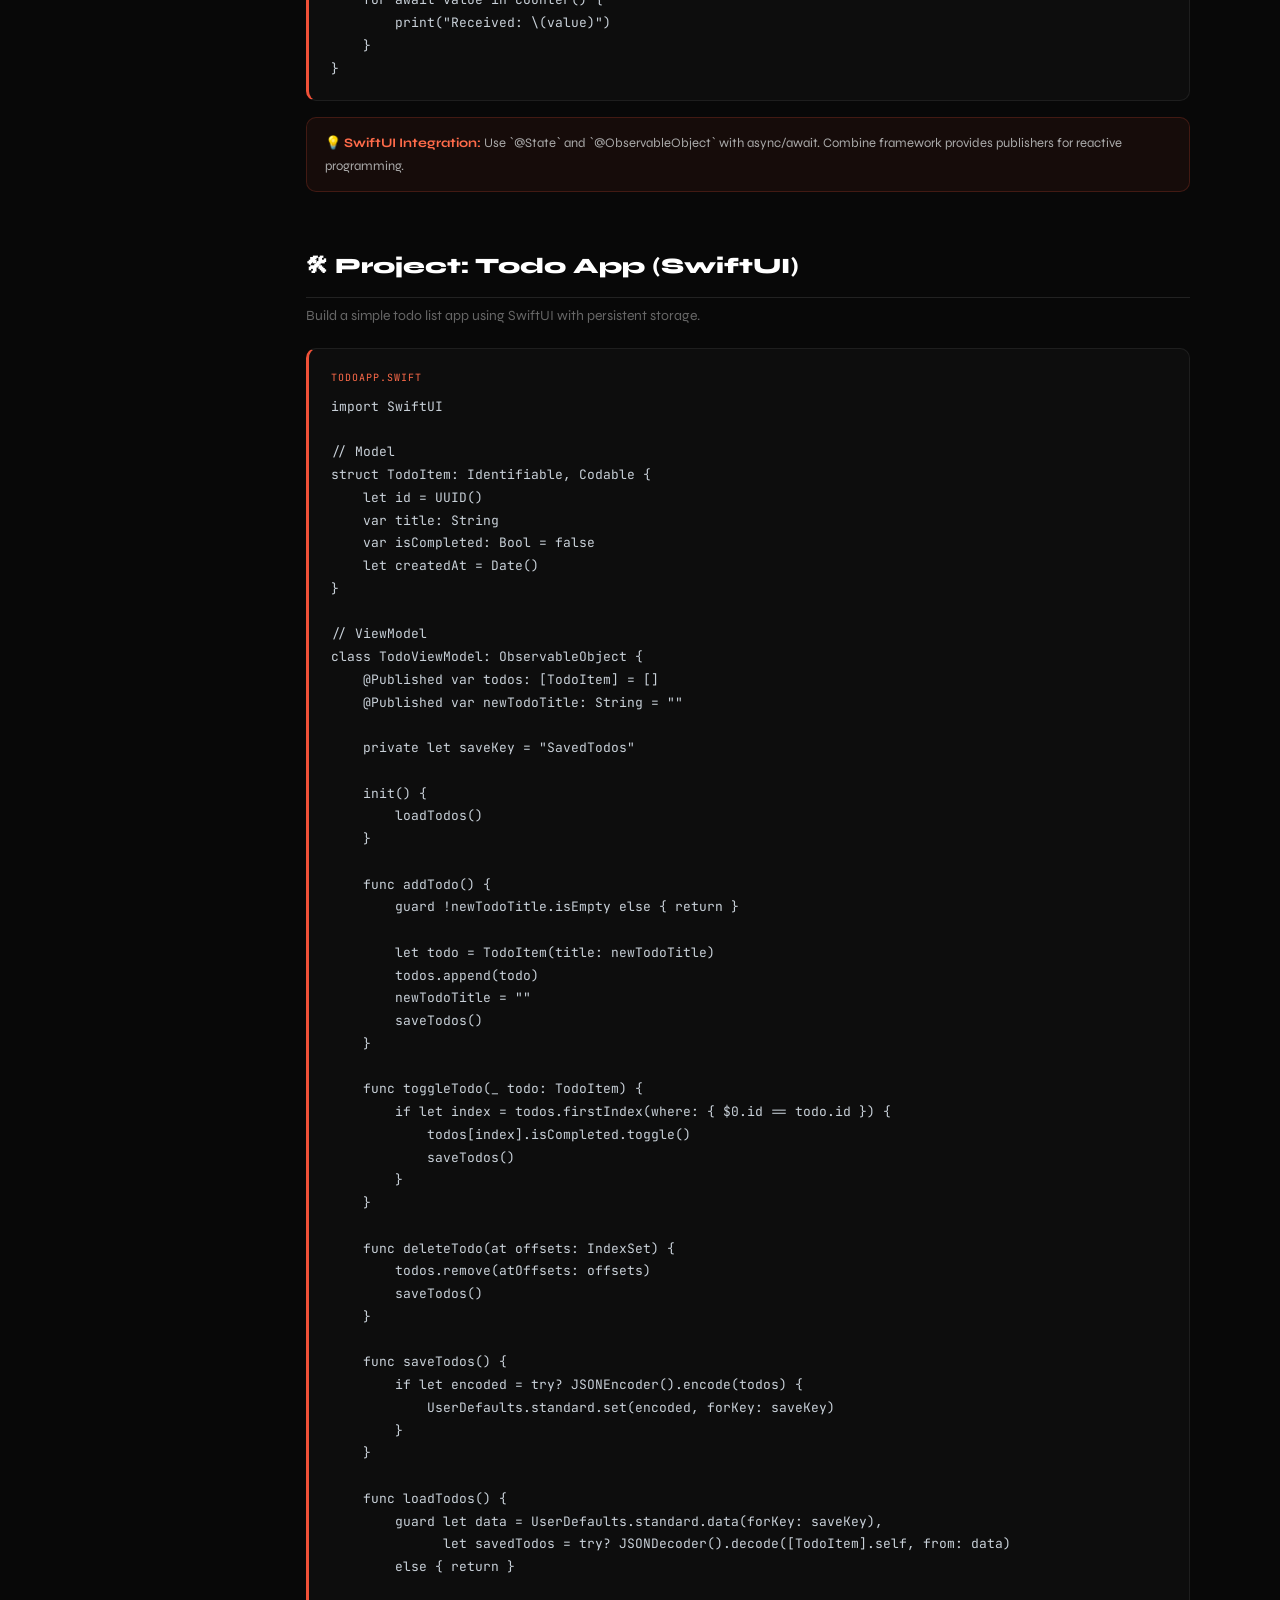
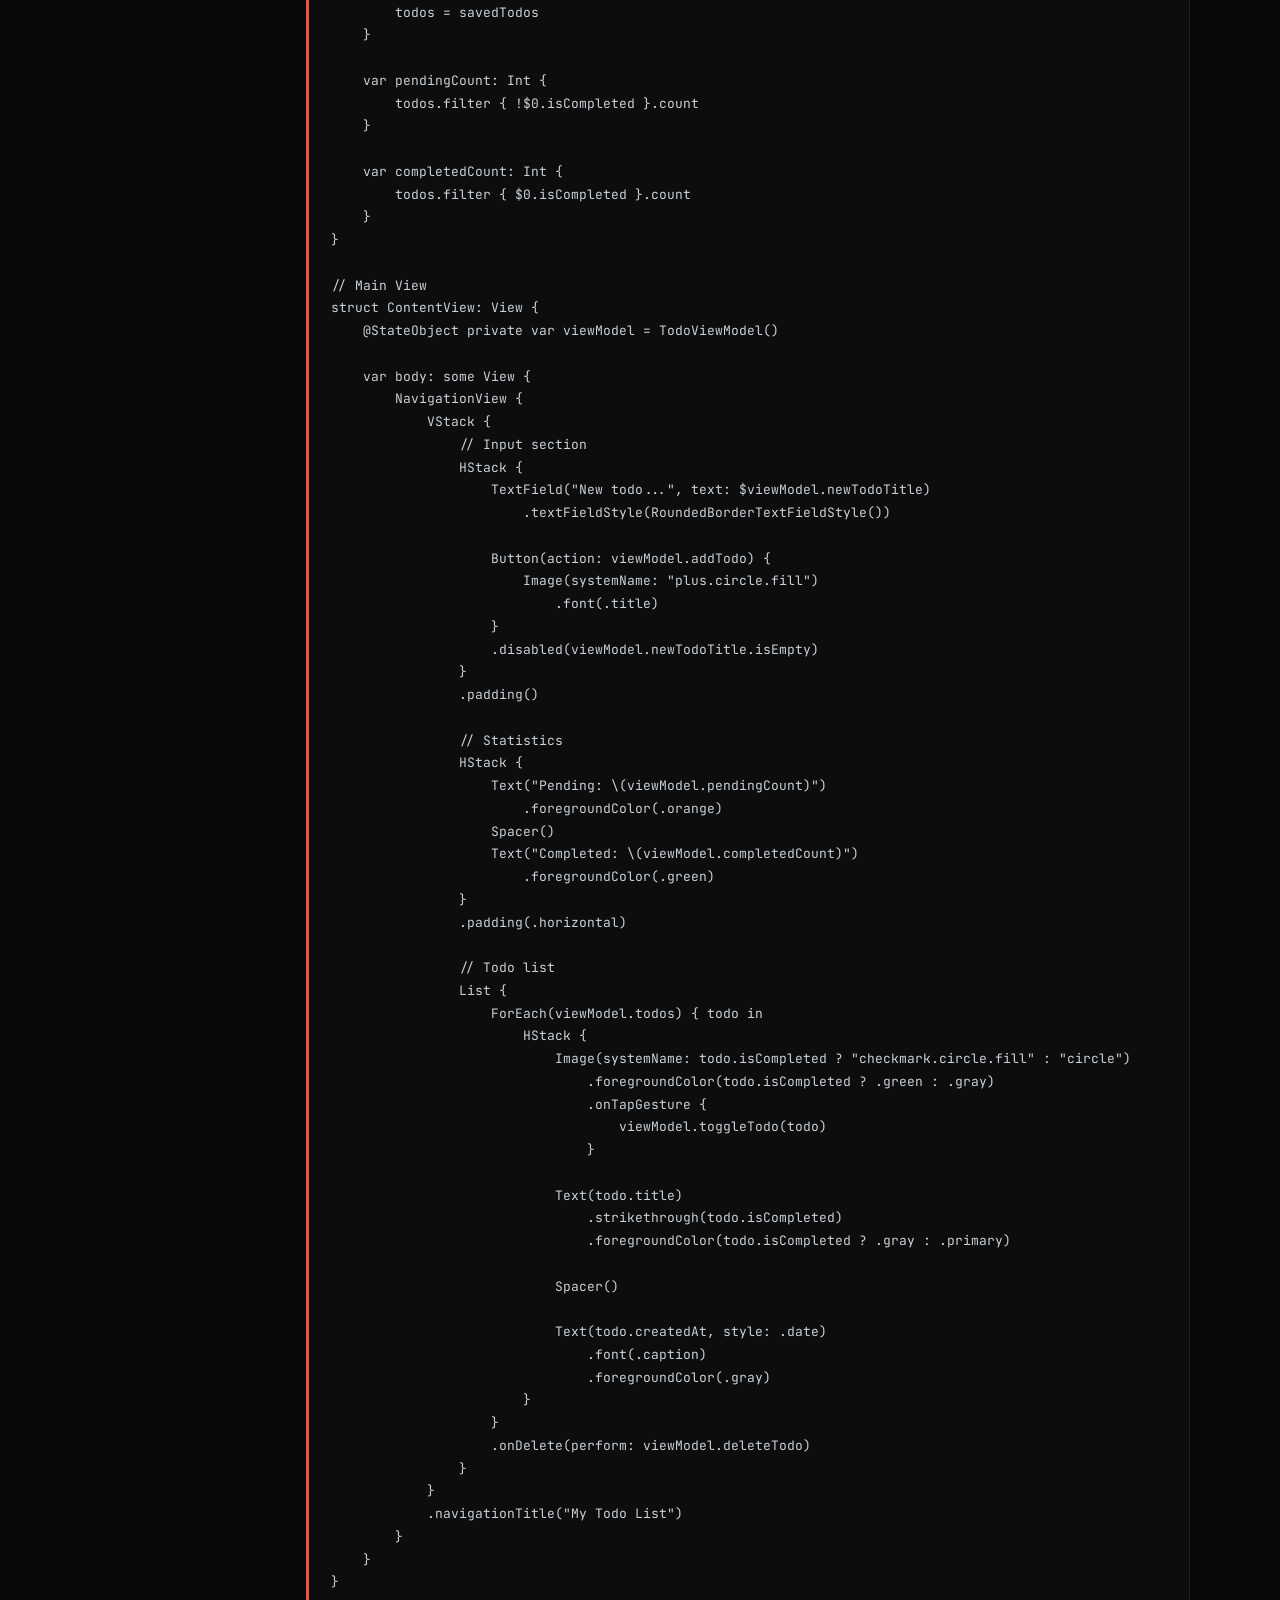
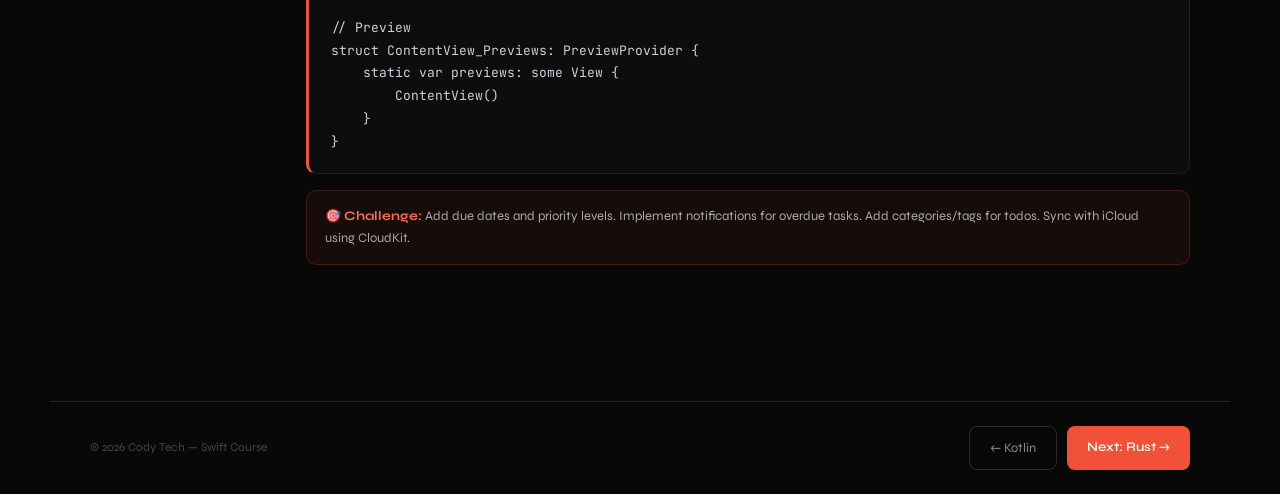
<file: learn-swift.html>
<!DOCTYPE html>
<html lang="en">
<head>
<meta charset="UTF-8">
<meta name="viewport" content="width=device-width, initial-scale=1.0">
<title>Swift — Cody Tech</title>
<link href="https://fonts.googleapis.com/css2?family=JetBrains+Mono:wght@400;600&family=Syne:wght@400;600;800&display=swap" rel="stylesheet">
<style>
:root{
  --accent:#F05138;
  --accent2:#FF6B4A;
  --bg:#080808;
  --bg2:#111;
  --bg3:#181818;
  --border:#222;
  --text:#e8e8e8;
  --muted:#666;
  --code-bg:#0d0d0d;
}
*{margin:0;padding:0;box-sizing:border-box;}
html{scroll-behavior:smooth;}
body{background:var(--bg);color:var(--text);font-family:'Syne',sans-serif;line-height:1.7;}

.top-bar{
  position:fixed;top:0;left:0;right:0;
  display:flex;justify-content:space-between;align-items:center;
  padding:12px 32px;
  background:rgba(8,8,8,0.96);
  border-bottom:1px solid var(--border);
  backdrop-filter:blur(10px);
  z-index:1000;
}
.logo-txt{font-weight:800;font-size:16px;color:#fff;letter-spacing:3px;}
.top-left{display:flex;align-items:center;gap:24px;}
.back-a{color:#777;text-decoration:none;font-size:13px;transition:color .2s;}
.back-a:hover{color:#fff;}
.top-right{display:flex;gap:6px;align-items:center;}
.ctrl-btn{
  padding:4px 10px;border-radius:6px;
  border:1px solid #2a2a2a;background:transparent;
  color:#777;cursor:pointer;font-size:11px;font-family:'Syne',sans-serif;transition:all .2s;
}
.ctrl-btn:hover,.ctrl-btn.active{background:var(--accent);border-color:var(--accent);color:#fff;}
.theme-btn{padding:4px 8px;border-radius:6px;border:1px solid #2a2a2a;background:transparent;cursor:pointer;font-size:14px;}
body.light{--bg:#f5f5f5;--bg2:#ebebeb;--bg3:#e0e0e0;--border:#ddd;--text:#111;--muted:#888;--code-bg:#1a1a1a;}
body.light .top-bar{background:rgba(245,245,245,0.97);}
body.light .back-a{color:#888;}
body.light .back-a:hover{color:#111;}
body.light .ctrl-btn{border-color:#ccc;color:#666;}
body.light .sidebar-link{color:#555;}
body.light .sidebar-link:hover,.body.light .sidebar-link.active{color:var(--accent);}

.hero-strip{
  margin-top:56px;
  padding:48px 32px 36px;
  background:linear-gradient(135deg,#2a100a 0%,#4a1a10 40%,#1a0805 100%);
  border-bottom:1px solid #8a3a2a;
  display:flex;align-items:center;gap:24px;
}
.lang-badge{
  font-size:64px;width:88px;height:88px;
  background:linear-gradient(135deg,var(--accent),var(--accent2));
  border-radius:18px;display:flex;align-items:center;justify-content:center;
  flex-shrink:0;box-shadow:0 0 40px rgba(240,81,56,.35);
  font-family:'JetBrains Mono',monospace;font-weight:600;font-size:28px;color:#fff;
}
.hero-info h1{font-size:34px;font-weight:800;margin-bottom:6px;}
.hero-info p{color:#999;font-size:14px;max-width:560px;line-height:1.6;}
.badges{display:flex;gap:8px;margin-top:12px;flex-wrap:wrap;}
.badge{
  padding:3px 11px;border-radius:20px;font-size:11px;font-weight:600;
  background:rgba(240,81,56,.15);border:1px solid rgba(240,81,56,.3);color:var(--accent2);
}

.layout{display:flex;max-width:1180px;margin:0 auto;padding:0 0 80px;}
.sidebar{width:220px;flex-shrink:0;padding:28px 0 0 0;position:sticky;top:56px;height:calc(100vh - 56px);overflow-y:auto;}
.sidebar-section{margin-bottom:6px;padding:0 18px;}
.sidebar-label{font-size:10px;color:#444;text-transform:uppercase;letter-spacing:1px;margin-bottom:6px;margin-top:18px;}
.sidebar-link{display:block;padding:6px 10px;border-radius:6px;text-decoration:none;color:#666;font-size:13px;transition:all .2s;margin-bottom:1px;}
.sidebar-link:hover{background:#151515;color:#ccc;}
.sidebar-link.active{background:rgba(240,81,56,.1);color:var(--accent);border-left:2px solid var(--accent);padding-left:8px;}

.content{flex:1;padding:36px 40px 0 36px;min-width:0;}
.learn-section{margin-bottom:56px;}
.learn-section h2{font-size:22px;font-weight:800;margin-bottom:4px;color:#fff;padding-bottom:12px;border-bottom:1px solid var(--border);}
body.light .learn-section h2{color:#111;}
.learn-section .intro{color:var(--muted);font-size:14px;margin-bottom:20px;margin-top:6px;}

.code-block{
  background:var(--code-bg);
  border:1px solid #1e1e1e;
  border-left:3px solid var(--accent);
  border-radius:10px;
  padding:20px 22px;
  margin:16px 0;
  overflow-x:auto;
}
.code-block pre{
  font-family:'JetBrains Mono',monospace;
  font-size:13px;line-height:1.75;color:#c9d1d9;
}
.code-label{
  font-size:10px;color:var(--accent2);
  font-family:'JetBrains Mono',monospace;
  text-transform:uppercase;letter-spacing:1px;
  margin-bottom:10px;display:block;
}
.concept-grid{display:grid;grid-template-columns:repeat(auto-fill,minmax(220px,1fr));gap:14px;margin-top:16px;}
.concept-card{background:var(--bg2);border:1px solid var(--border);border-radius:10px;padding:16px;}
.concept-card h4{font-size:14px;color:var(--accent2);margin-bottom:6px;}
.concept-card p{font-size:12px;color:var(--muted);line-height:1.6;}
.tip{background:rgba(240,81,56,.06);border:1px solid rgba(240,81,56,.2);border-radius:10px;padding:14px 18px;margin:16px 0;font-size:13px;color:#aaa;}
.tip strong{color:var(--accent2);}
.page-footer{border-top:1px solid var(--border);padding:24px 40px;display:flex;justify-content:space-between;align-items:center;max-width:1180px;margin:0 auto;font-size:12px;color:#444;}
.nav-btns{display:flex;gap:10px;}
.next-btn{padding:10px 20px;background:var(--accent);border:none;border-radius:8px;color:#fff;cursor:pointer;font-family:'Syne',sans-serif;font-size:13px;font-weight:600;text-decoration:none;transition:all .2s;}
.next-btn:hover{background:var(--accent2);transform:translateY(-1px);}
.prev-btn{padding:10px 20px;background:transparent;border:1px solid #2a2a2a;border-radius:8px;color:#888;cursor:pointer;font-family:'Syne',sans-serif;font-size:13px;text-decoration:none;transition:all .2s;}
.prev-btn:hover{border-color:var(--accent);color:#fff;}
</style>
</head>
<body>

<div class="top-bar">
  <div class="top-left">
    <span class="logo-txt">CODY</span>
    <a href="download.html" class="back-a">← <span data-i="back">Back to Courses</span></a>
  </div>
  <div class="top-right">
    <button class="ctrl-btn active" onclick="setLang('en',this)">EN</button>
    <button class="ctrl-btn" onclick="setLang('ru',this)">RU</button>
    <button class="ctrl-btn" onclick="setLang('kz',this)">KZ</button>
    <button class="theme-btn" id="themeBtn" onclick="toggleTheme()">🌙</button>
  </div>
</div>

<div class="hero-strip">
  <div class="lang-badge">Swift</div>
  <div class="hero-info">
    <h1 data-i="title">Swift — Apple's Modern Programming Language</h1>
    <p data-i="hero_desc">Swift is a powerful and intuitive programming language for iOS, macOS, watchOS, and tvOS. Developed by Apple, it's designed to be safe, fast, and expressive, combining the best of modern language features.</p>
    <div class="badges">
      <span class="badge" data-i="b1">iOS & macOS</span>
      <span class="badge" data-i="b2">Safe & Fast</span>
      <span class="badge" data-i="b3">Modern Syntax</span>
    </div>
  </div>
</div>

<div class="layout">
  <nav class="sidebar">
    <div class="sidebar-section">
      <div class="sidebar-label" data-i="nav_label">Topics</div>
      <a href="#intro" class="sidebar-link active" data-i="nav_intro">What is Swift?</a>
      <a href="#syntax" class="sidebar-link" data-i="nav_syntax">Basic Syntax</a>
      <a href="#optionals" class="sidebar-link" data-i="nav_optionals">Optionals</a>
      <a href="#functions" class="sidebar-link" data-i="nav_fns">Functions & Closures</a>
      <a href="#structs" class="sidebar-link" data-i="nav_structs">Structs & Classes</a>
      <a href="#protocols" class="sidebar-link" data-i="nav_protocols">Protocols & Extensions</a>
      <a href="#async" class="sidebar-link" data-i="nav_async">Async/Await</a>
      <a href="#practice" class="sidebar-link" data-i="nav_practice">Project: Todo App</a>
    </div>
  </nav>

  <main class="content">
    <div class="learn-section" id="intro">
      <h2 data-i="s1_title">What is Swift?</h2>
      <p class="intro" data-i="s1_intro">Swift is Apple's modern programming language introduced in 2014. It's designed to be safe, fast, and expressive, with features like optionals, type inference, and powerful functional programming capabilities. Swift is used for developing iOS, macOS, watchOS, and tvOS applications.</p>
      <div class="concept-grid">
        <div class="concept-card"><h4 data-i="c1_t">📱 Apple Ecosystem</h4><p data-i="c1_d">Primary language for all Apple platforms: iOS, iPadOS, macOS, watchOS, tvOS.</p></div>
        <div class="concept-card"><h4 data-i="c2_t">🛡️ Safety First</h4><p data-i="c2_d">Optionals eliminate null pointer crashes. Memory is managed automatically with ARC.</p></div>
        <div class="concept-card"><h4 data-i="c3_t">⚡ Performance</h4><p data-i="c3_d">Compiles to native code using LLVM, with performance comparable to C++.</p></div>
      </div>
    </div>

    <div class="learn-section" id="syntax">
      <h2 data-i="s2_title">Basic Syntax</h2>
      <p class="intro" data-i="s2_intro">Swift syntax is clean and expressive. No semicolons needed, with strong type inference and modern features.</p>
      <div class="code-block">
        <span class="code-label">hello world</span>
        <pre><span class="com">// This is a comment</span>
<span class="kw">import</span> Foundation

<span class="com">// Variables</span>
<span class="kw">var</span> name = <span class="str">"Alice"</span>        <span class="com">// Mutable</span>
<span class="kw">let</span> age = <span class="num">25</span>               <span class="com">// Immutable (constant)</span>
<span class="kw">let</span> pi: Double = <span class="num">3.14159</span>   <span class="com">// Explicit type annotation</span>

<span class="com">// String interpolation</span>
print(<span class="str">"Hello, \(name)! You are \(age) years old."</span>)

<span class="com">// Type inference</span>
<span class="kw">let</span> isActive = <span class="kw">true</span>
<span class="kw">let</span> numbers = [<span class="num">1</span>, <span class="num">2</span>, <span class="num">3</span>, <span class="num">4</span>, <span class="num">5</span>]  <span class="com">// Array of Int</span>
<span class="kw">let</span> scores = [<span class="str">"Alice"</span>: <span class="num">95</span>, <span class="str">"Bob"</span>: <span class="num">87</span>]  <span class="com">// Dictionary</span>

<span class="com">// If statements</span>
<span class="kw">if</span> age >= <span class="num">18</span> {
    print(<span class="str">"Adult"</span>)
} <span class="kw">else</span> {
    print(<span class="str">"Minor"</span>)
}

<span class="com">// Switch statement (powerful, no fallthrough by default)</span>
<span class="kw">let</span> grade = <span class="num">85</span>
<span class="kw">switch</span> grade {
<span class="kw">case</span> <span class="num">90</span>...<span class="num">100</span>:
    print(<span class="str">"A"</span>)
<span class="kw">case</span> <span class="num">80</span>..<<span class="num">90</span>:
    print(<span class="str">"B"</span>)
<span class="kw">default</span>:
    print(<span class="str">"C"</span>)
}</pre>
      </div>
    </div>

    <div class="learn-section" id="optionals">
      <h2 data-i="s3_title">Optionals — Safe Handling of Missing Values</h2>
      <p class="intro" data-i="s3_intro">Optionals represent values that might be nil (absent). Swift forces you to handle nil safely, eliminating null pointer crashes.</p>
      <div class="code-block">
        <span class="code-label">optionals</span>
        <pre><span class="com">// Optional type (can be nil)</span>
<span class="kw">var</span> middleName: String? = <span class="str">"Marie"</span>
middleName = <span class="kw">nil</span>  <span class="com">// Allowed</span>

<span class="com">// Unwrapping with if let (safe)</span>
<span class="kw">if let</span> name = middleName {
    print(<span class="str">"Middle name: \(name)"</span>)
} <span class="kw">else</span> {
    print(<span class="str">"No middle name"</span>)
}

<span class="com">// Guard let (early exit)</span>
<span class="kw">func</span> <span class="at">greet</span>(_ name: String?) {
    <span class="kw">guard let</span> name = name <span class="kw">else</span> {
        print(<span class="str">"No name provided"</span>)
        <span class="kw">return</span>
    }
    print(<span class="str">"Hello, \(name)!"</span>)
}

<span class="com">// Nil coalescing operator (provide default)</span>
<span class="kw">let</span> displayName = middleName ?? <span class="str">"Anonymous"</span>

<span class="com">// Optional chaining</span>
<span class="kw">let</span> length = middleName?.count  <span class="com">// Returns nil if middleName is nil</span>

<span class="com">// Force unwrap (use carefully!)</span>
<span class="kw">let</span> forced = middleName!  <span class="com">// Crashes if nil</span>

<span class="com">// Implicitly unwrapped optional (for IBOutlets)</span>
<span class="kw">var</span> button: UIButton!  <span class="com">// Assume it will be set before use</span></pre>
      </div>
    </div>

    <div class="learn-section" id="functions">
      <h2 data-i="s4_title">Functions & Closures</h2>
      <p class="intro" data-i="s4_intro">Functions are first-class citizens. Closures are self-contained blocks of functionality that can be passed around.</p>
      <div class="code-block">
        <span class="code-label">functions and closures</span>
        <pre><span class="com">// Basic function</span>
<span class="kw">func</span> <span class="at">add</span>(_ a: Int, _ b: Int) -> Int {
    <span class="kw">return</span> a + b
}

<span class="com">// Function with default parameters</span>
<span class="kw">func</span> <span class="at">greet</span>(_ name: String, prefix: String = <span class="str">"Hello"</span>) -> String {
    <span class="kw">return</span> <span class="str">"\(prefix), \(name)!"</span>
}

<span class="com">// Multiple return values (tuple)</span>
<span class="kw">func</span> <span class="at">minMax</span>(_ numbers: [Int]) -> (min: Int, max: Int) {
    <span class="kw">return</span> (numbers.min() ?? <span class="num">0</span>, numbers.max() ?? <span class="num">0</span>)
}

<span class="com">// Variadic parameters</span>
<span class="kw">func</span> <span class="at">sum</span>(_ numbers: Int...) -> Int {
    <span class="kw">return</span> numbers.reduce(<span class="num">0</span>, +)
}

<span class="com">// Closure expression</span>
<span class="kw">let</span> square = { (x: Int) -> Int <span class="kw">in</span>
    <span class="kw">return</span> x * x
}
print(square(<span class="num">5</span>))  <span class="com">// 25</span>

<span class="com">// Trailing closure syntax</span>
<span class="kw">let</span> numbers = [<span class="num">1</span>, <span class="num">2</span>, <span class="num">3</span>, <span class="num">4</span>, <span class="num">5</span>]
<span class="kw">let</span> doubled = numbers.map { $0 * <span class="num">2</span> }  <span class="com">// [2,4,6,8,10]</span>

<span class="com">// Function as parameter (higher-order function)</span>
<span class="kw">func</span> <span class="at">repeatTask</span>(times: Int, task: () -> Void) {
    <span class="kw">for</span> _ <span class="kw">in</span> <span class="num">1</span>...times {
        task()
    }
}
repeatTask(times: <span class="num">3</span>) { print(<span class="str">"Hello!"</span>) }</pre>
      </div>
    </div>

    <div class="learn-section" id="structs">
      <h2 data-i="s5_title">Structs & Classes</h2>
      <p class="intro" data-i="s5_intro">Swift uses structs (value types) and classes (reference types). Structs are preferred for most data modeling.</p>
      <div class="code-block">
        <span class="code-label">structs and classes</span>
        <pre><span class="com">// Struct (value type) - preferred for most cases</span>
<span class="kw">struct</span> <span class="at">Person</span> {
    <span class="kw">let</span> name: String
    <span class="kw">var</span> age: Int
    
    <span class="com">// Methods</span>
    <span class="kw">func</span> <span class="at">greet</span>() -> String {
        <span class="kw">return</span> <span class="str">"Hi, I'm \(name)"</span>
    }
    
    <span class="com">// Mutating method (modifies self)</span>
    <span class="kw">mutating func</span> <span class="at">haveBirthday</span>() {
        age += <span class="num">1</span>
    }
}

<span class="com">// Struct with computed properties</span>
<span class="kw">struct</span> <span class="at">Rectangle</span> {
    <span class="kw">var</span> width: Double
    <span class="kw">var</span> height: Double
    
    <span class="kw">var</span> area: Double {
        <span class="kw">return</span> width * height
    }
    
    <span class="kw">var</span> perimeter: Double {
        <span class="kw">return</span> <span class="num">2</span> * (width + height)
    }
}

<span class="com">// Class (reference type) - for shared state</span>
<span class="kw">class</span> <span class="at">BankAccount</span> {
    <span class="kw">var</span> balance: Double
    
    <span class="kw">init</span>(initialBalance: Double) {
        <span class="kw">self</span>.balance = initialBalance
    }
    
    <span class="kw">func</span> <span class="at">deposit</span>(_ amount: Double) {
        balance += amount
    }
    
    <span class="kw">func</span> <span class="at">withdraw</span>(_ amount: Double) -> Bool {
        <span class="kw">guard</span> balance >= amount <span class="kw">else</span> { <span class="kw">return</span> <span class="kw">false</span> }
        balance -= amount
        <span class="kw">return</span> <span class="kw">true</span>
    }
}

<span class="com">// Usage</span>
<span class="kw">var</span> person = Person(name: <span class="str">"Alice"</span>, age: <span class="num">25</span>)
person.haveBirthday()
print(person.age)  <span class="com">// 26</span>

<span class="kw">let</span> rect = Rectangle(width: <span class="num">10</span>, height: <span class="num">20</span>)
print(<span class="str">"Area: \(rect.area)"</span>)  <span class="com">// 200</span></pre>
      </div>
    </div>

    <div class="learn-section" id="protocols">
      <h2 data-i="s6_title">Protocols & Extensions</h2>
      <p class="intro" data-i="s6_intro">Protocols define blueprints of methods and properties. Extensions add functionality to existing types.</p>
      <div class="code-block">
        <span class="code-label">protocols and extensions</span>
        <pre><span class="com">// Protocol definition</span>
<span class="kw">protocol</span> <span class="at">Vehicle</span> {
    <span class="kw">var</span> make: String { get }
    <span class="kw">var</span> model: String { get }
    <span class="kw">func</span> <span class="at">start</span>() -> String
}

<span class="com">// Protocol conformance</span>
<span class="kw">struct</span> <span class="at">Car</span>: Vehicle {
    <span class="kw">let</span> make: String
    <span class="kw">let</span> model: String
    
    <span class="kw">func</span> <span class="at">start</span>() -> String {
        <span class="kw">return</span> <span class="str">"\(make) \(model) engine starts!"</span>
    }
}

<span class="com">// Protocol extension (default implementation)</span>
<span class="kw">extension</span> Vehicle {
    <span class="kw">func</span> <span class="at">info</span>() -> String {
        <span class="kw">return</span> <span class="str">"This is a \(make) \(model)"</span>
    }
}

<span class="com">// Extending existing types</span>
<span class="kw">extension</span> Int {
    <span class="kw">var</span> squared: Int { <span class="kw">return</span> <span class="kw">self</span> * <span class="kw">self</span> }
    <span class="kw">func</span> <span class="at">repeated</span>() -> [Int] {
        <span class="kw">return</span> Array(repeating: <span class="kw">self</span>, count: <span class="kw">self</span>)
    }
}
print(<span class="num">5</span>.squared)  <span class="com">// 25</span>
print(<span class="num">3</span>.repeated())  <span class="com">// [3,3,3]</span>

<span class="com">// Protocol-oriented programming</span>
<span class="kw">protocol</span> <span class="at">Identifiable</span> {
    <span class="kw">var</span> id: String { get }
}

<span class="kw">extension</span> Identifiable {
    <span class="kw">func</span> <span class="at">displayID</span>() {
        print(<span class="str">"ID: \(id)"</span>)
    }
}

<span class="kw">struct</span> <span class="at">User</span>: Identifiable {
    <span class="kw">let</span> id: String
    <span class="kw">let</span> name: String
}</pre>
      </div>
    </div>

    <div class="learn-section" id="async">
      <h2 data-i="s7_title">Async/Await — Modern Concurrency</h2>
      <p class="intro" data-i="s7_intro">Swift 5.5 introduced structured concurrency with async/await, making asynchronous code easier to write and understand.</p>
      <div class="code-block">
        <span class="code-label">async/await</span>
        <pre><span class="kw">import</span> Foundation

<span class="com">// Simulate network request</span>
<span class="kw">func</span> <span class="at">fetchUserData</span>(userId: Int) <span class="kw">async throws</span> -> String {
    <span class="kw">try await</span> Task.sleep(nanoseconds: <span class="num">1_000_000_000</span>)  <span class="com">// 1 second</span>
    <span class="kw">return</span> <span class="str">"User \(userId) data"</span>
}

<span class="com">// Async function with multiple calls</span>
<span class="kw">func</span> <span class="at">fetchAllUsers</span>() <span class="kw">async throws</span> -> [String] {
    <span class="kw">async let</span> user1 = fetchUserData(userId: <span class="num">1</span>)
    <span class="kw">async let</span> user2 = fetchUserData(userId: <span class="num">2</span>)
    <span class="kw">async let</span> user3 = fetchUserData(userId: <span class="num">3</span>)
    
    <span class="kw">return try await</span> [user1, user2, user3]  <span class="com">// All run in parallel</span>
}

<span class="com">// Task for running async code</span>
<span class="kw">func</span> <span class="at">runAsyncExample</span>() {
    Task {
        <span class="kw">do</span> {
            <span class="kw">let</span> users = <span class="kw">try await</span> fetchAllUsers()
            print(<span class="str">"Users: \(users)"</span>)
        } <span class="kw">catch</span> {
            print(<span class="str">"Error: \(error)"</span>)
        }
    }
}

<span class="com">// Main actor for UI updates (iOS/macOS)</span>
<span class="kw">@MainActor</span>
<span class="kw">class</span> <span class="at">ViewModel</span> {
    <span class="kw">var</span> data: [String] = []
    
    <span class="kw">func</span> <span class="at">loadData</span>() <span class="kw">async</span> {
        <span class="kw">do</span> {
            <span class="kw">let</span> users = <span class="kw">try await</span> fetchAllUsers()
            <span class="kw">self</span>.data = users  <span class="com">// Safe on main actor</span>
        } <span class="kw">catch</span> {
            print(<span class="str">"Error loading data"</span>)
        }
    }
}

<span class="com">// Async sequence (AsyncStream)</span>
<span class="kw">func</span> <span class="at">counter</span>() -> AsyncStream&lt;Int&gt; {
    <span class="kw">return</span> AsyncStream { continuation <span class="kw">in</span>
        Task {
            <span class="kw">for</span> i <span class="kw">in</span> <span class="num">1</span>...<span class="num">5</span> {
                <span class="kw">try await</span> Task.sleep(nanoseconds: <span class="num">500_000_000</span>)
                continuation.yield(i)
            }
            continuation.finish()
        }
    }
}

<span class="com">// Using async sequence</span>
Task {
    <span class="kw">for await</span> value <span class="kw">in</span> counter() {
        print(<span class="str">"Received: \(value)"</span>)
    }
}</pre>
      </div>
      <div class="tip"><strong>💡 SwiftUI Integration:</strong> <span data-i="tip_async">Use `@State` and `@ObservableObject` with async/await. Combine framework provides publishers for reactive programming.</span></div>
    </div>

    <div class="learn-section" id="practice">
      <h2 data-i="s8_title">🛠 Project: Todo App (SwiftUI)</h2>
      <p class="intro" data-i="s8_intro">Build a simple todo list app using SwiftUI with persistent storage.</p>
      <div class="code-block">
        <span class="code-label">TodoApp.swift</span>
        <pre><span class="kw">import</span> SwiftUI

<span class="com">// Model</span>
<span class="kw">struct</span> <span class="at">TodoItem</span>: Identifiable, Codable {
    <span class="kw">let</span> id = UUID()
    <span class="kw">var</span> title: String
    <span class="kw">var</span> isCompleted: Bool = <span class="kw">false</span>
    <span class="kw">let</span> createdAt = Date()
}

<span class="com">// ViewModel</span>
<span class="kw">class</span> <span class="at">TodoViewModel</span>: ObservableObject {
    <span class="kw">@Published var</span> todos: [TodoItem] = []
    <span class="kw">@Published var</span> newTodoTitle: String = <span class="str">""</span>
    
    <span class="kw">private let</span> saveKey = <span class="str">"SavedTodos"</span>
    
    <span class="kw">init</span>() {
        loadTodos()
    }
    
    <span class="kw">func</span> <span class="at">addTodo</span>() {
        <span class="kw">guard</span> !newTodoTitle.isEmpty <span class="kw">else</span> { <span class="kw">return</span> }
        
        <span class="kw">let</span> todo = TodoItem(title: newTodoTitle)
        todos.append(todo)
        newTodoTitle = <span class="str">""</span>
        saveTodos()
    }
    
    <span class="kw">func</span> <span class="at">toggleTodo</span>(_ todo: TodoItem) {
        <span class="kw">if let</span> index = todos.firstIndex(where: { $0.id == todo.id }) {
            todos[index].isCompleted.toggle()
            saveTodos()
        }
    }
    
    <span class="kw">func</span> <span class="at">deleteTodo</span>(at offsets: IndexSet) {
        todos.remove(atOffsets: offsets)
        saveTodos()
    }
    
    <span class="kw">func</span> <span class="at">saveTodos</span>() {
        <span class="kw">if let</span> encoded = <span class="kw">try?</span> JSONEncoder().encode(todos) {
            UserDefaults.standard.set(encoded, forKey: saveKey)
        }
    }
    
    <span class="kw">func</span> <span class="at">loadTodos</span>() {
        <span class="kw">guard let</span> data = UserDefaults.standard.data(forKey: saveKey),
              <span class="kw">let</span> savedTodos = <span class="kw">try?</span> JSONDecoder().decode([TodoItem].self, from: data)
        <span class="kw">else</span> { <span class="kw">return</span> }
        
        todos = savedTodos
    }
    
    <span class="kw">var</span> pendingCount: Int {
        todos.filter { !$0.isCompleted }.count
    }
    
    <span class="kw">var</span> completedCount: Int {
        todos.filter { $0.isCompleted }.count
    }
}

<span class="com">// Main View</span>
<span class="kw">struct</span> <span class="at">ContentView</span>: View {
    <span class="kw">@StateObject private var</span> viewModel = TodoViewModel()
    
    <span class="kw">var</span> body: some View {
        NavigationView {
            VStack {
                <span class="com">// Input section</span>
                HStack {
                    TextField(<span class="str">"New todo..."</span>, text: $viewModel.newTodoTitle)
                        .textFieldStyle(RoundedBorderTextFieldStyle())
                    
                    Button(action: viewModel.addTodo) {
                        Image(systemName: <span class="str">"plus.circle.fill"</span>)
                            .font(.title)
                    }
                    .disabled(viewModel.newTodoTitle.isEmpty)
                }
                .padding()
                
                <span class="com">// Statistics</span>
                HStack {
                    Text(<span class="str">"Pending: \(viewModel.pendingCount)"</span>)
                        .foregroundColor(.orange)
                    Spacer()
                    Text(<span class="str">"Completed: \(viewModel.completedCount)"</span>)
                        .foregroundColor(.green)
                }
                .padding(.horizontal)
                
                <span class="com">// Todo list</span>
                List {
                    <span class="kw">ForEach</span>(viewModel.todos) { todo <span class="kw">in</span>
                        HStack {
                            Image(systemName: todo.isCompleted ? <span class="str">"checkmark.circle.fill"</span> : <span class="str">"circle"</span>)
                                .foregroundColor(todo.isCompleted ? .green : .gray)
                                .onTapGesture {
                                    viewModel.toggleTodo(todo)
                                }
                            
                            Text(todo.title)
                                .strikethrough(todo.isCompleted)
                                .foregroundColor(todo.isCompleted ? .gray : .primary)
                            
                            Spacer()
                            
                            Text(todo.createdAt, style: .date)
                                .font(.caption)
                                .foregroundColor(.gray)
                        }
                    }
                    .onDelete(perform: viewModel.deleteTodo)
                }
            }
            .navigationTitle(<span class="str">"My Todo List"</span>)
        }
    }
}

<span class="com">// Preview</span>
<span class="kw">struct</span> <span class="at">ContentView_Previews</span>: PreviewProvider {
    <span class="kw">static var</span> previews: some View {
        ContentView()
    }
}</pre>
      </div>
      <div class="tip"><strong>🎯 Challenge:</strong> <span data-i="challenge">Add due dates and priority levels. Implement notifications for overdue tasks. Add categories/tags for todos. Sync with iCloud using CloudKit.</span></div>
    </div>
  </main>
</div>

<div class="page-footer">
  <span data-i="footer_txt">© 2026 Cody Tech — Swift Course</span>
  <div class="nav-btns">
    <a href="learn-kotlin.html" class="prev-btn" data-i="prev_btn">← Kotlin</a>
    <a href="learn-rust.html" class="next-btn" data-i="next_btn">Next: Rust →</a>
  </div>
</div>

<script>
const T = {
  en:{
    back:"Back to Courses", title:"Swift — Apple's Modern Programming Language",
    hero_desc:"Swift is a powerful and intuitive programming language for iOS, macOS, watchOS, and tvOS. Developed by Apple, it's designed to be safe, fast, and expressive.",
    b1:"iOS & macOS", b2:"Safe & Fast", b3:"Modern Syntax",
    nav_label:"Topics", nav_intro:"What is Swift?", nav_syntax:"Basic Syntax",
    nav_optionals:"Optionals", nav_fns:"Functions & Closures", nav_structs:"Structs & Classes",
    nav_protocols:"Protocols & Extensions", nav_async:"Async/Await", nav_practice:"Project: Todo App",
    s1_title:"What is Swift?", s1_intro:"Swift is Apple's modern programming language introduced in 2014. It's designed to be safe, fast, and expressive, with features like optionals, type inference, and powerful functional programming capabilities.",
    c1_t:"📱 Apple Ecosystem", c1_d:"Primary language for all Apple platforms: iOS, iPadOS, macOS, watchOS, tvOS.",
    c2_t:"🛡️ Safety First", c2_d:"Optionals eliminate null pointer crashes. Memory is managed automatically with ARC.",
    c3_t:"⚡ Performance", c3_d:"Compiles to native code using LLVM, with performance comparable to C++.",
    s2_title:"Basic Syntax", s2_intro:"Swift syntax is clean and expressive. No semicolons needed, with strong type inference and modern features.",
    s3_title:"Optionals — Safe Handling of Missing Values", s3_intro:"Optionals represent values that might be nil (absent). Swift forces you to handle nil safely, eliminating null pointer crashes.",
    s4_title:"Functions & Closures", s4_intro:"Functions are first-class citizens. Closures are self-contained blocks of functionality that can be passed around.",
    s5_title:"Structs & Classes", s5_intro:"Swift uses structs (value types) and classes (reference types). Structs are preferred for most data modeling.",
    s6_title:"Protocols & Extensions", s6_intro:"Protocols define blueprints of methods and properties. Extensions add functionality to existing types.",
    s7_title:"Async/Await — Modern Concurrency", s7_intro:"Swift 5.5 introduced structured concurrency with async/await, making asynchronous code easier to write and understand.",
    tip_async:"Use `@State` and `@ObservableObject` with async/await. Combine framework provides publishers for reactive programming.",
    s8_title:"🛠 Project: Todo App (SwiftUI)", s8_intro:"Build a simple todo list app using SwiftUI with persistent storage.",
    challenge:"Add due dates and priority levels. Implement notifications for overdue tasks. Add categories/tags for todos. Sync with iCloud using CloudKit.",
    footer_txt:"© 2026 Cody Tech — Swift Course", prev_btn:"← Kotlin", next_btn:"Next: Rust →",
  },
  ru:{
    back:"Назад к курсам", title:"Swift — Современный язык программирования Apple",
    hero_desc:"Swift — мощный и интуитивный язык программирования для iOS, macOS, watchOS и tvOS. Разработан Apple для безопасности, скорости и выразительности.",
    b1:"iOS & macOS", b2:"Безопасный", b3:"Современный синтаксис",
    nav_label:"Темы", nav_intro:"Что такое Swift?", nav_syntax:"Синтаксис",
    nav_optionals:"Опционалы", nav_fns:"Функции и замыкания", nav_structs:"Структуры и классы",
    nav_protocols:"Протоколы и расширения", nav_async:"Async/Await", nav_practice:"Проект: Список дел",
    s1_title:"Что такое Swift?", s1_intro:"Swift — современный язык программирования Apple, представленный в 2014 году. Он безопасен, быстр и выразителен.",
    c1_t:"📱 Экосистема Apple", c1_d:"Основной язык для всех платформ Apple: iOS, iPadOS, macOS, watchOS, tvOS.",
    c2_t:"🛡️ Безопасность", c2_d:"Опционалы устраняют ошибки нулевых указателей. Память управляется автоматически с помощью ARC.",
    c3_t:"⚡ Производительность", c3_d:"Компилируется в нативный код с помощью LLVM, производительность сравнима с C++.",
    s2_title:"Базовый синтаксис", s2_intro:"Синтаксис Swift чистый и выразительный. Точки с запятой не нужны, сильный вывод типов.",
    s3_title:"Опционалы", s3_intro:"Опционалы представляют значения, которые могут отсутствовать (nil). Swift заставляет безопасно обрабатывать nil.",
    s4_title:"Функции и замыкания", s4_intro:"Функции — объекты первого класса. Замыкания — самодостаточные блоки функциональности.",
    s5_title:"Структуры и классы", s5_intro:"Swift использует структуры (типы-значения) и классы (ссылочные типы). Структуры предпочтительнее.",
    s6_title:"Протоколы и расширения", s6_intro:"Протоколы определяют требования к методам и свойствам. Расширения добавляют функциональность существующим типам.",
    s7_title:"Async/Await", s7_intro:"Swift 5.5 представил структурированную конкурентность с async/await, упрощая асинхронный код.",
    tip_async:"Используйте `@State` и `@ObservableObject` с async/await. Combine предоставляет издатели для реактивного программирования.",
    s8_title:"🛠 Проект: Приложение Список дел", s8_intro:"Создайте простое приложение со списком дел на SwiftUI с постоянным хранилищем.",
    challenge:"Добавьте сроки выполнения и приоритеты. Реализуйте уведомления для просроченных задач. Добавьте категории. Синхронизируйте с iCloud через CloudKit.",
    footer_txt:"© 2026 Cody Tech — Курс Swift", prev_btn:"← Kotlin", next_btn:"Далее: Rust →",
  },
  kz:{
    back:"Курстарға оралу", title:"Swift — Apple-дің заманауи бағдарламалау тілі",
    hero_desc:"Swift — iOS, macOS, watchOS және tvOS үшін қуатты және интуитивті бағдарламалау тілі. Apple қауіпсіздік, жылдамдық және мәнерлілік үшін жасаған.",
    b1:"iOS & macOS", b2:"Қауіпсіз әрі жылдам", b3:"Заманауи синтаксис",
    nav_label:"Тақырыптар", nav_intro:"Swift дегеніміз не?", nav_syntax:"Синтаксис",
    nav_optionals:"Опционалдар", nav_fns:"Функциялар мен жабындылар", nav_structs:"Құрылымдар мен класстар",
    nav_protocols:"Протоколдар мен кеңейтулер", nav_async:"Async/Await", nav_practice:"Жоба: Істер тізімі",
    s1_title:"Swift дегеніміз не?", s1_intro:"Swift — 2014 жылы Apple ұсынған заманауи бағдарламалау тілі. Қауіпсіз, жылдам және мәнерлі.",
    c1_t:"📱 Apple экожүйесі", c1_d:"Барлық Apple платформалары үшін негізгі тіл: iOS, iPadOS, macOS, watchOS, tvOS.",
    c2_t:"🛡️ Қауіпсіздік", c2_d:"Опционалдар null көрсеткіш қателерін жояды. Жад ARC арқылы автоматты басқарылады.",
    c3_t:"⚡ Өнімділік", c3_d:"LLVM көмегімен нативті кодқа компиляцияланады, C++-мен салыстырмалы өнімділік.",
    s2_title:"Негізгі синтаксис", s2_intro:"Swift синтаксисі таза және мәнерлі. Нүктелі үтір қажет емес, күшті типті болжау.",
    s3_title:"Опционалдар", s3_intro:"Опционалдар жоқ болуы мүмкін мәндерді (nil) білдіреді. Swift nil-ді қауіпсіз өңдеуге мәжбүрлейді.",
    s4_title:"Функциялар мен жабындылар", s4_intro:"Функциялар — бірінші деңгейлі объектілер. Жабындылар — беріліп жүретін функционалдық блоктар.",
    s5_title:"Құрылымдар мен класстар", s5_intro:"Swift құрылымдарды (мән типтері) және класстарды (сілтеме типтері) пайдаланады. Құрылымдар жиі қолданылады.",
    s6_title:"Протоколдар мен кеңейтулер", s6_intro:"Протоколдар әдістер мен қасиеттердің талаптарын анықтайды. Кеңейтулер бар типтерге мүмкіндік қосады.",
    s7_title:"Async/Await", s7_intro:"Swift 5.5 асинхронды кодты жеңілдететін async/await құрылымдық конкуренттігін енгізді.",
    tip_async:"async/await-пен `@State` және `@ObservableObject` пайдаланыңыз. Combine реактивті бағдарламалау үшін издательдер береді.",
    s8_title:"🛠 Жоба: Істер тізімі қосымшасы", s8_intro:"SwiftUI көмегімен тұрақты сақтау орны бар қарапайым істер тізімі қосымшасын жасаңыз.",
    challenge:"Мерзімдер мен басымдықтарды қосыңыз. Кешіктірілген тапсырмалар үшін хабарландырулар жасаңыз. Категориялар қосыңыз. CloudKit арқылы iCloud синхронизациясын қосыңыз.",
    footer_txt:"© 2026 Cody Tech — Swift Курсы", prev_btn:"← Kotlin", next_btn:"Келесі: Rust →",
  }
};
let lang='en';
function setLang(l,btn){
  lang=l;
  document.querySelectorAll('.ctrl-btn').forEach(b=>b.classList.remove('active'));
  btn.classList.add('active');
  const t=T[l];
  document.querySelectorAll('[data-i]').forEach(el=>{
    const k=el.getAttribute('data-i');
    if(t[k]!==undefined) el.textContent=t[k];
  });
}
let dark=true;
function toggleTheme(){
  dark=!dark;
  document.body.classList.toggle('light',!dark);
  document.getElementById('themeBtn').textContent=dark?'🌙':'☀️';
}
const secs=document.querySelectorAll('.learn-section');
const links=document.querySelectorAll('.sidebar-link');
window.addEventListener('scroll',()=>{
  let cur='';
  secs.forEach(s=>{if(window.scrollY>=s.offsetTop-120)cur=s.id;});
  links.forEach(l=>{l.classList.toggle('active',l.getAttribute('href')==='#'+cur);});
});
</script>
</body>
</html>
</file>
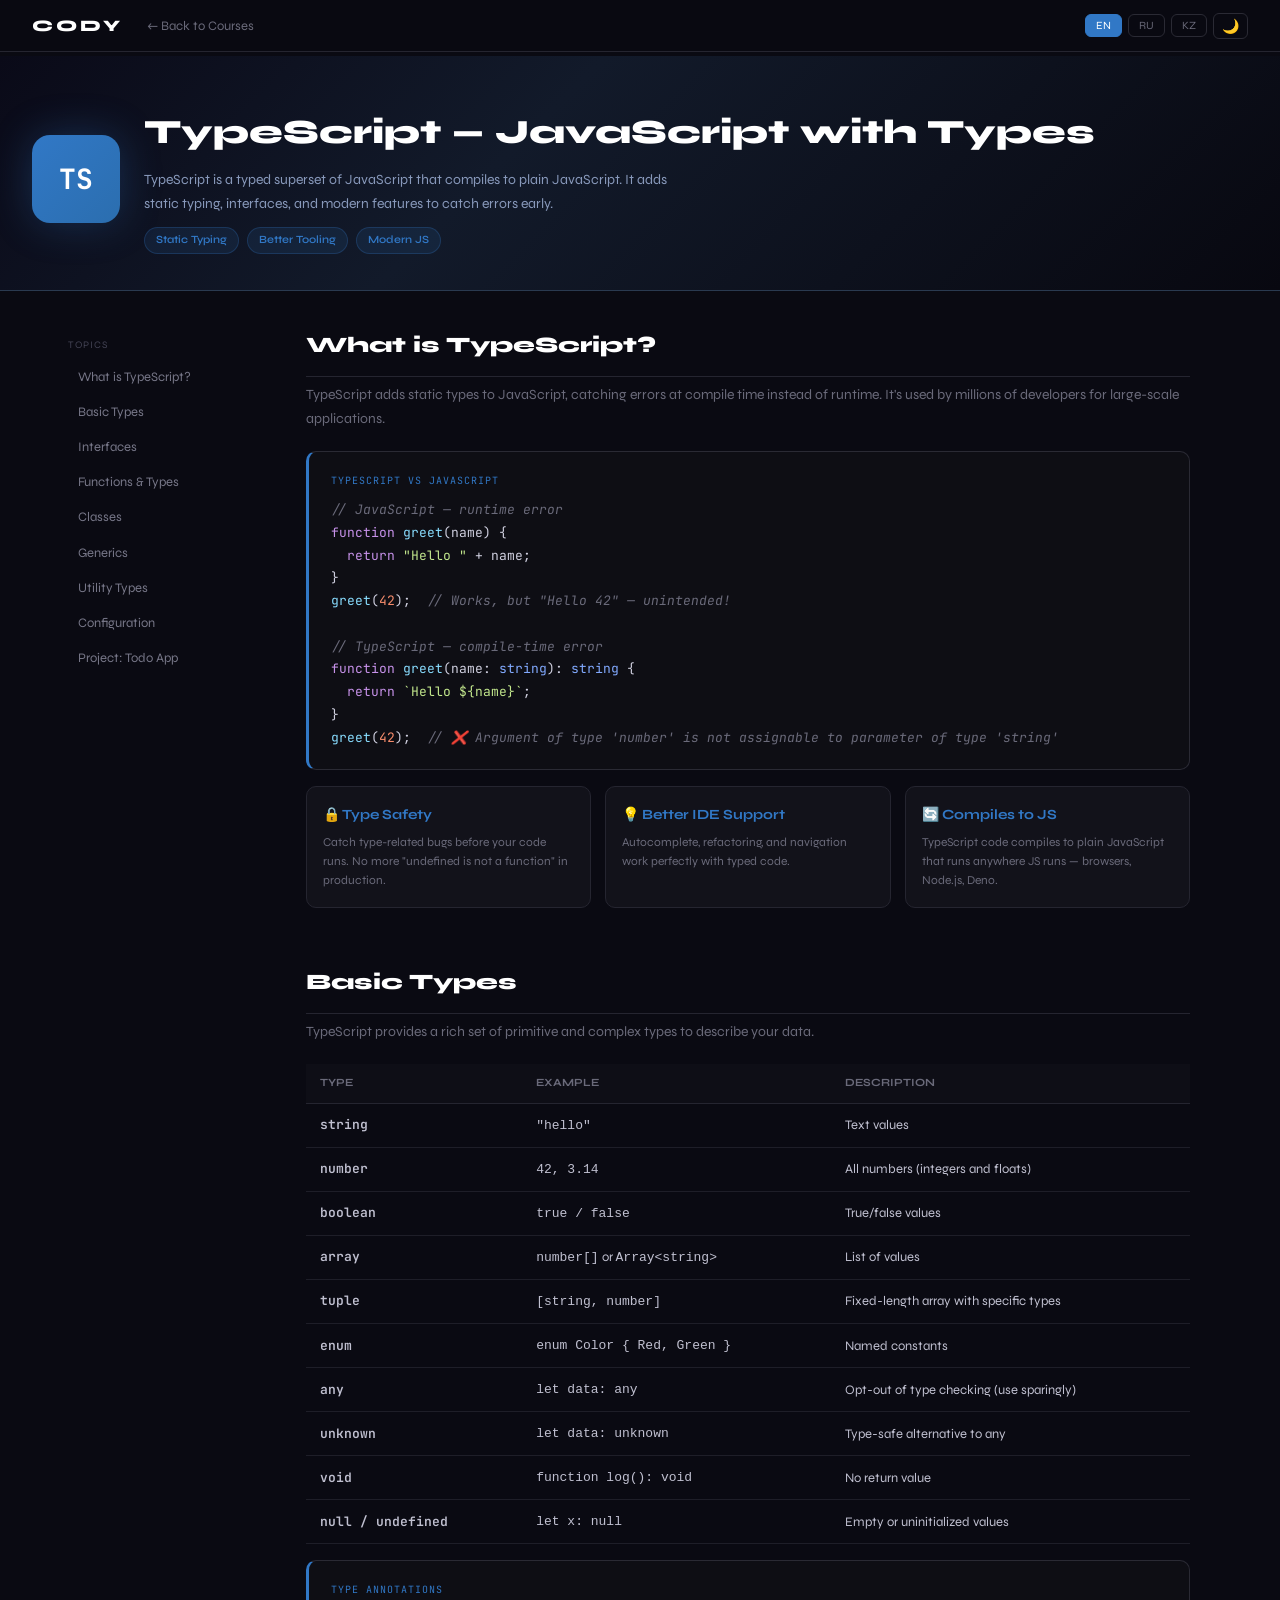
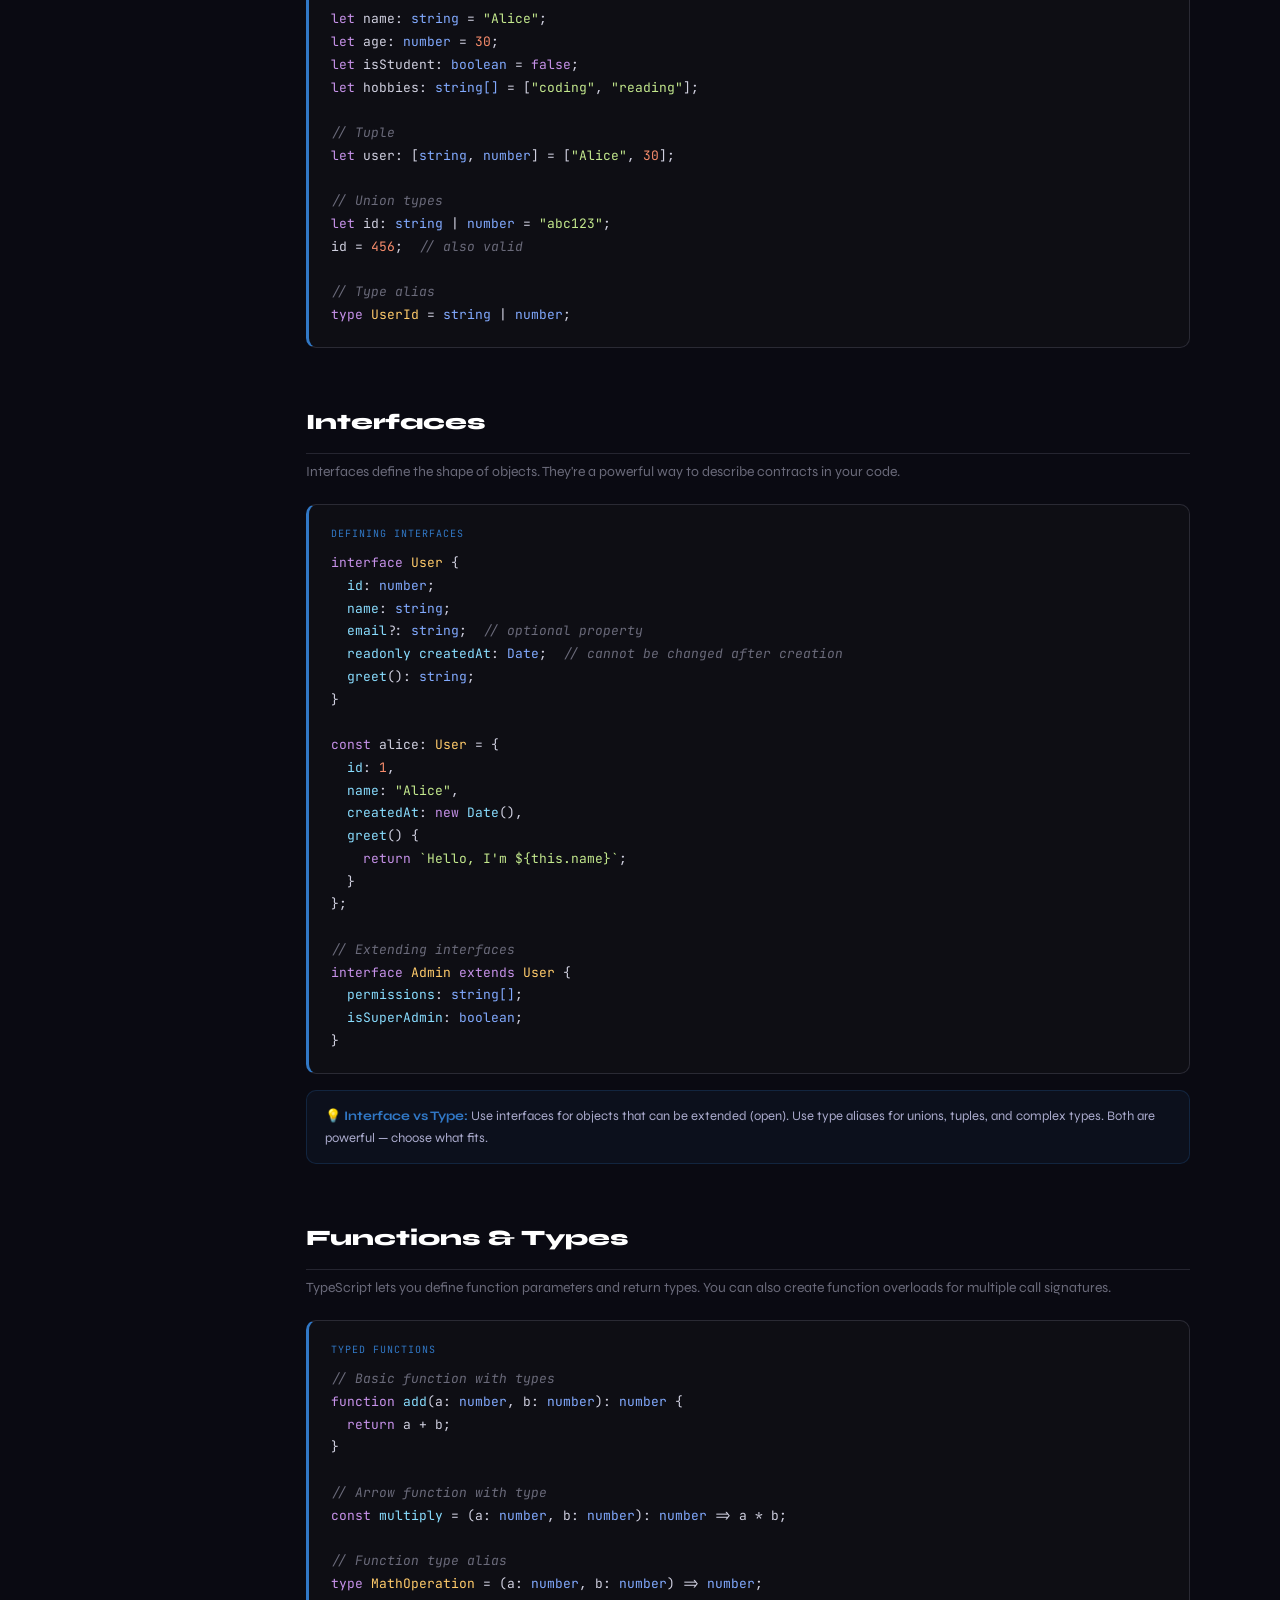
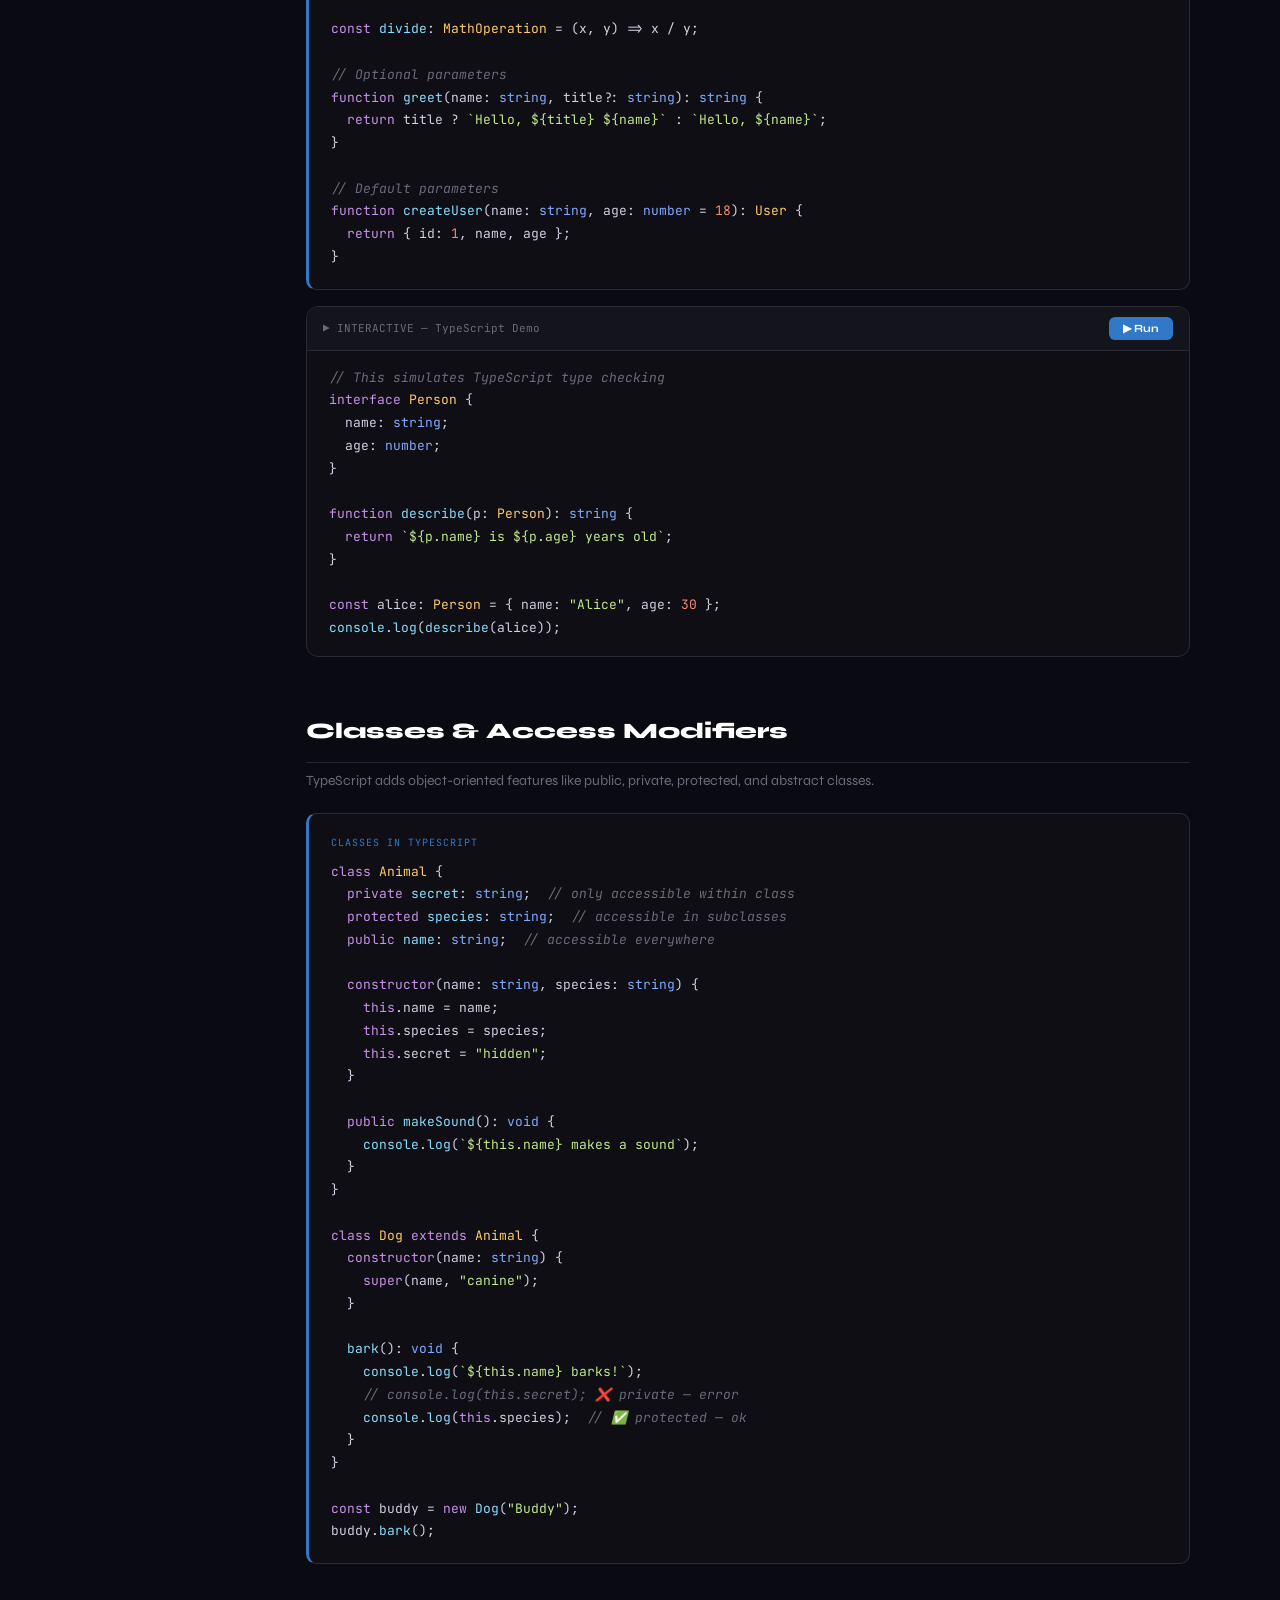
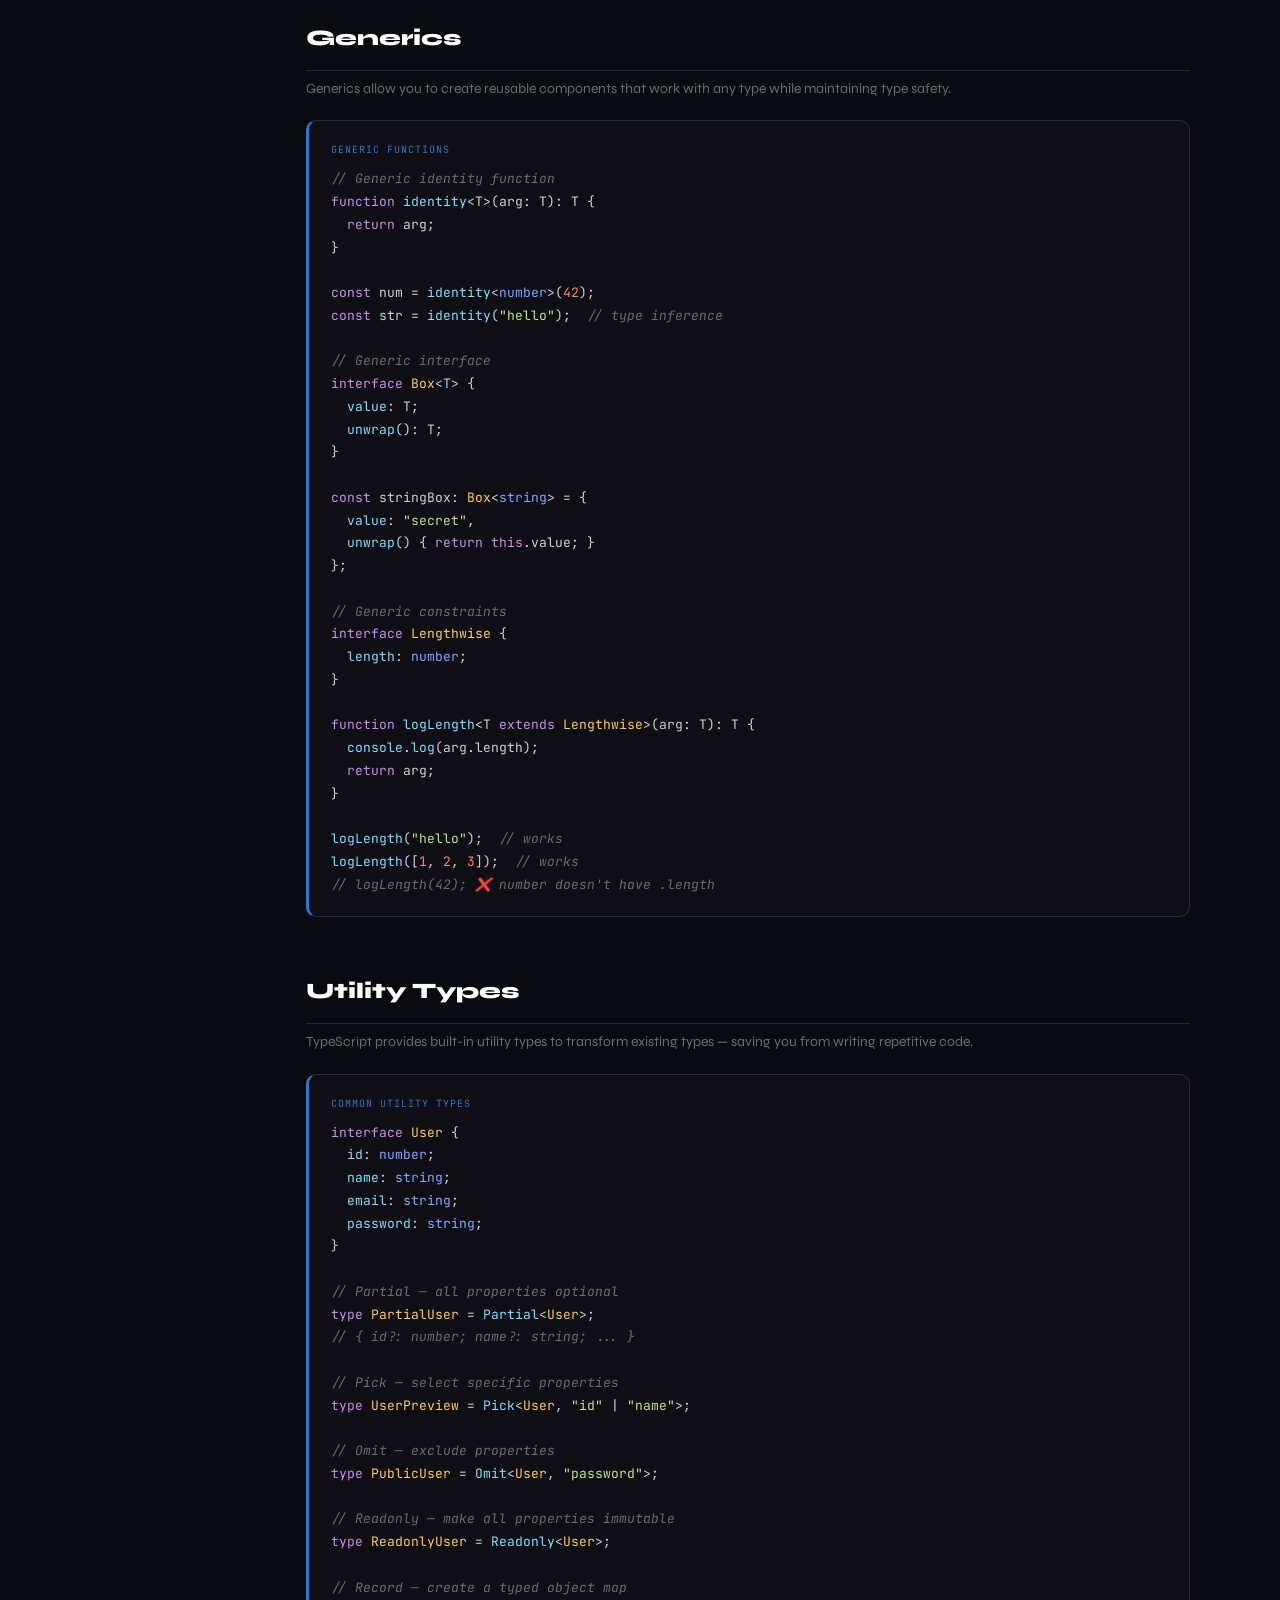
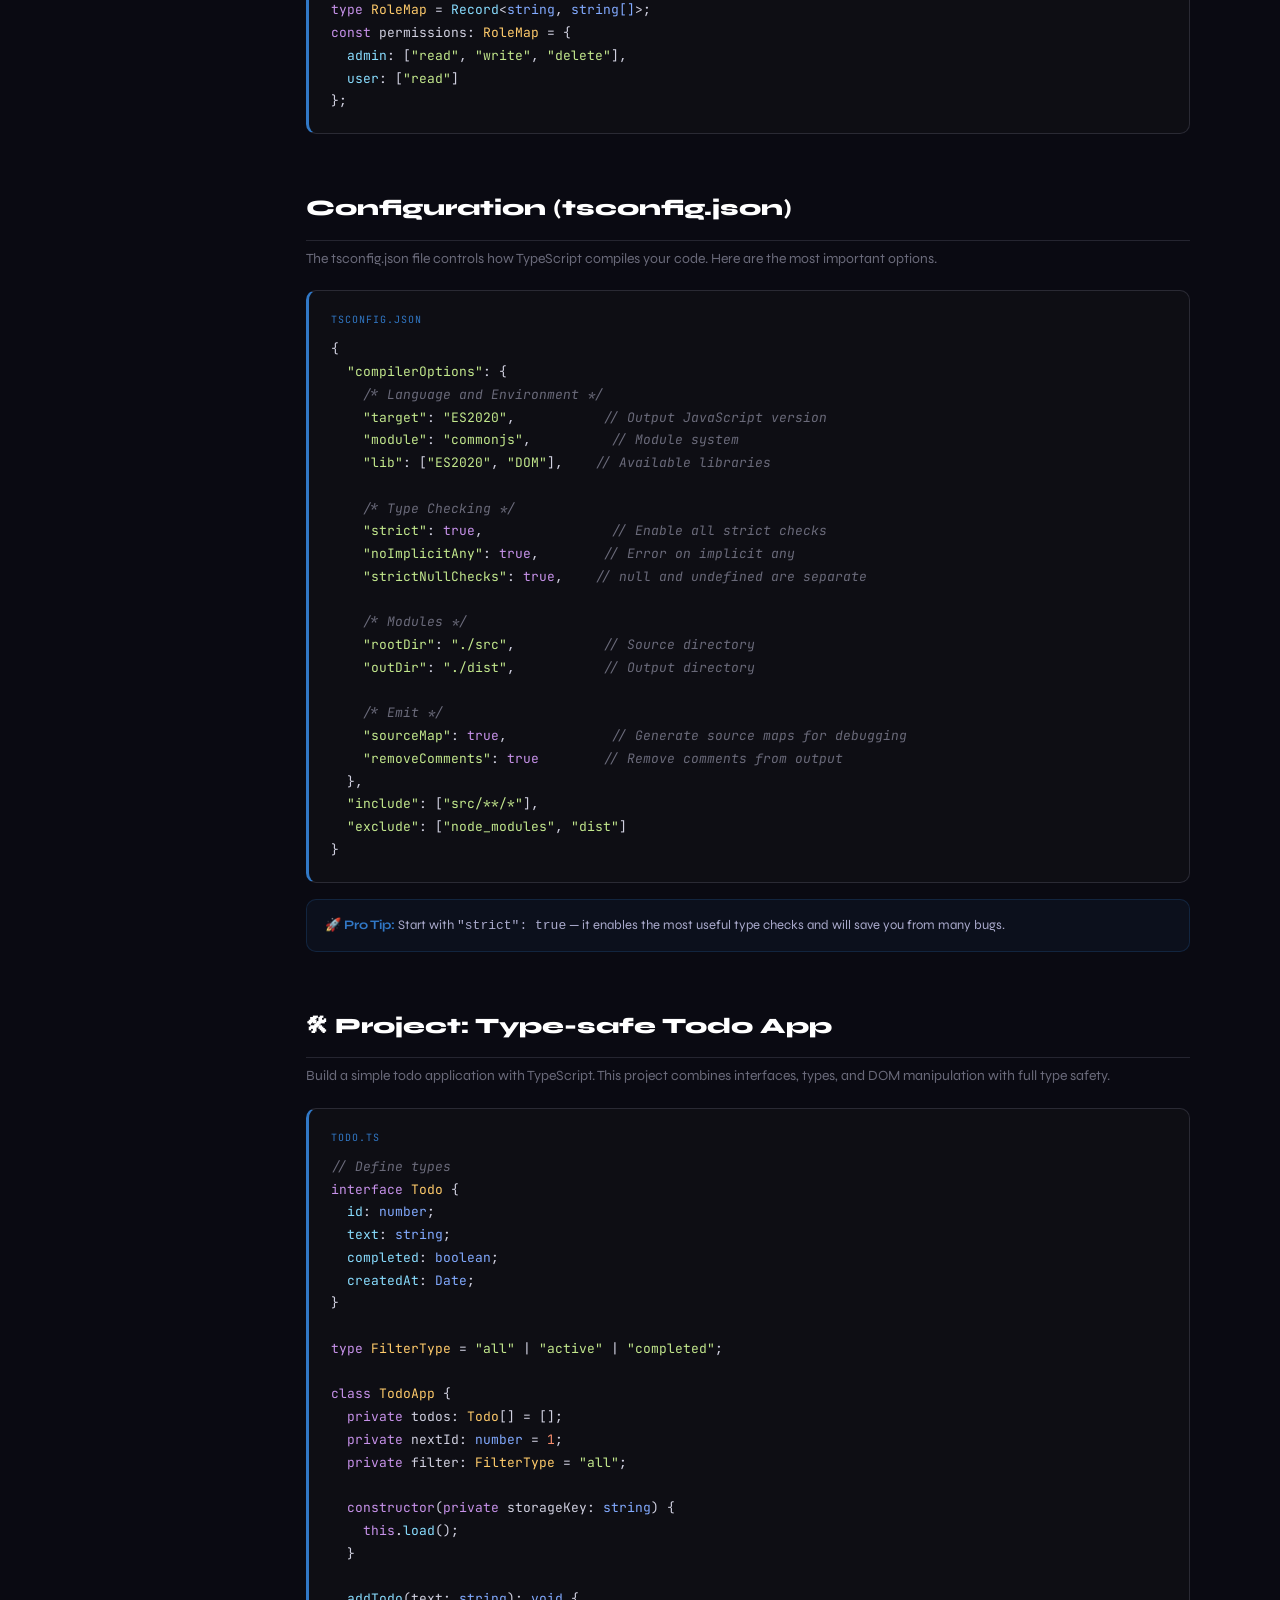
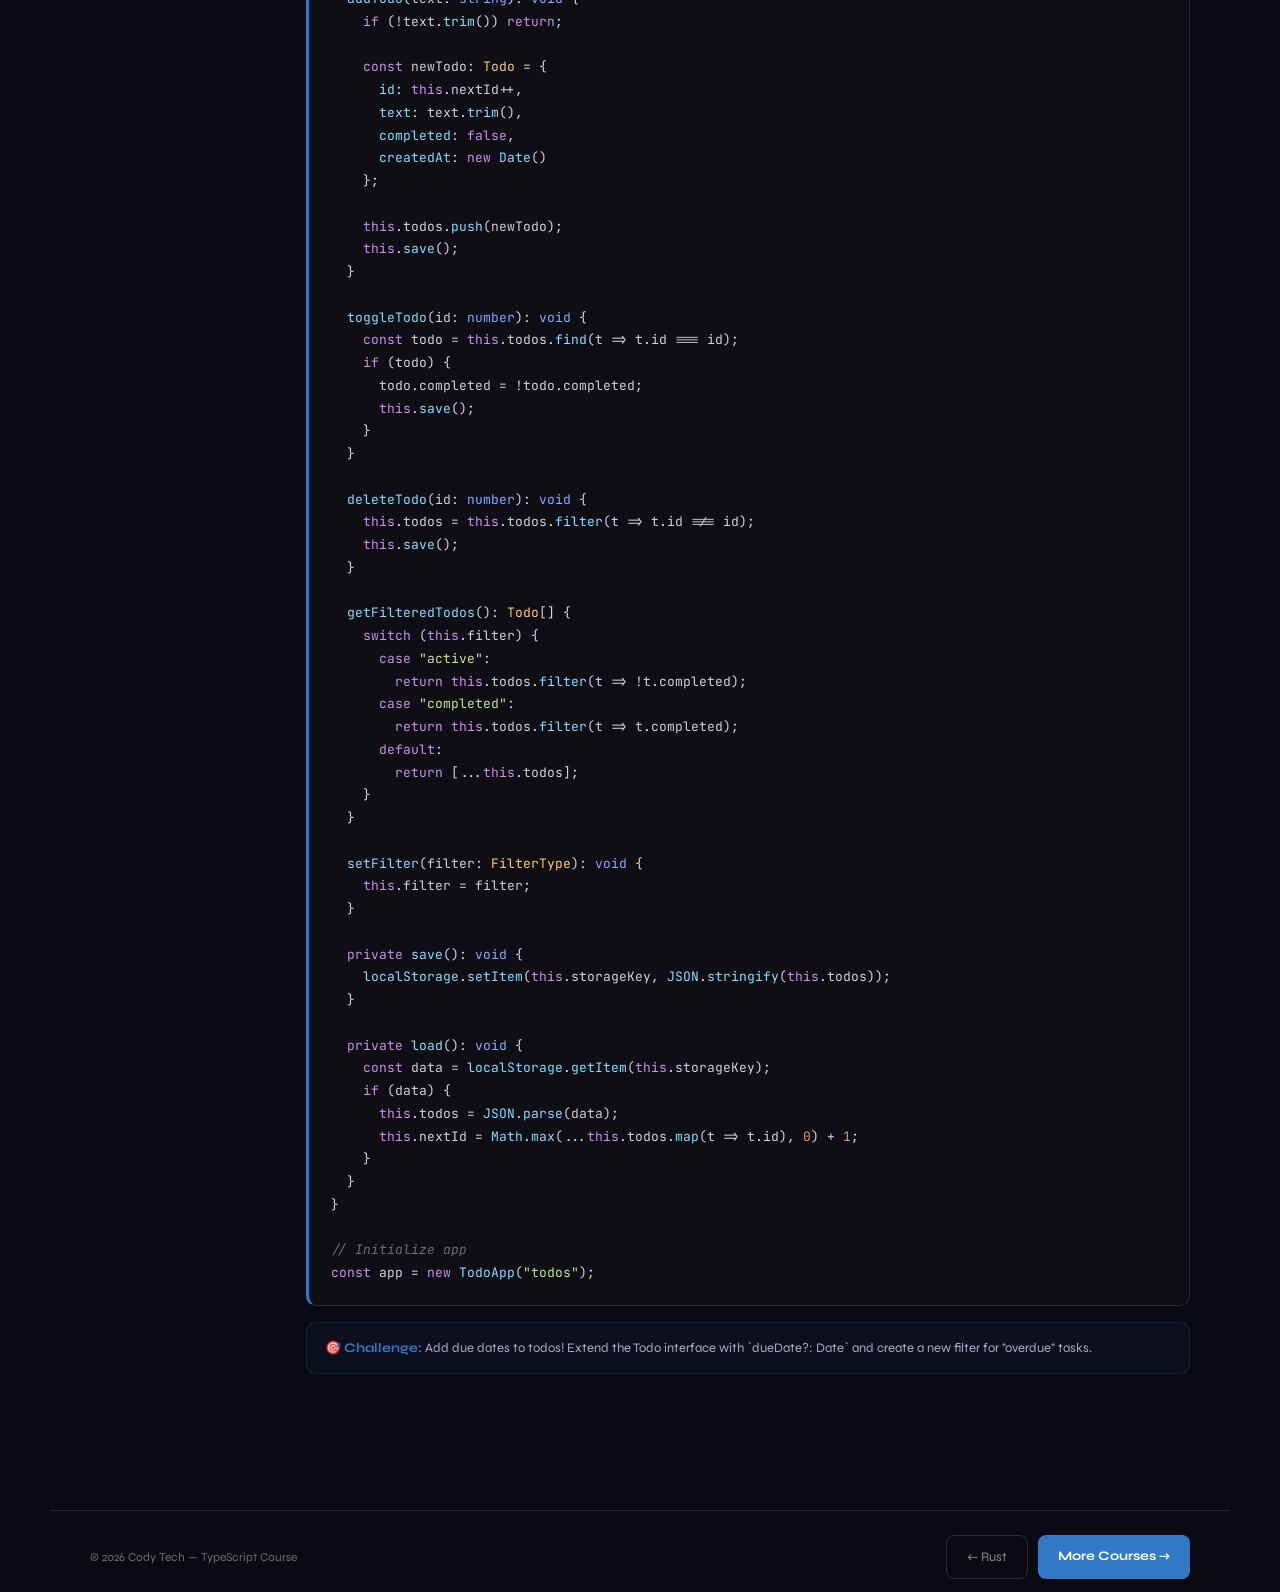
<file: learn-typescript.html>
<!DOCTYPE html>
<html lang="en">
<head>
<meta charset="UTF-8">
<meta name="viewport" content="width=device-width, initial-scale=1.0">
<title>TypeScript — Cody Tech</title>
<link href="https://fonts.googleapis.com/css2?family=JetBrains+Mono:wght@400;600&family=Syne:wght@400;600;800&display=swap" rel="stylesheet">
<style>
:root{
  --accent:#3178c6;
  --accent2:#2b6eaf;
  --bg:#0a0a12;
  --bg2:#12121a;
  --bg3:#1a1a24;
  --border:#252530;
  --text:#e8e8f0;
  --muted:#6a6a7a;
  --code-bg:#0e0e14;
}
*{margin:0;padding:0;box-sizing:border-box;}
html{scroll-behavior:smooth;}
body{background:var(--bg);color:var(--text);font-family:'Syne',sans-serif;line-height:1.7;}

.top-bar{
  position:fixed;top:0;left:0;right:0;
  display:flex;justify-content:space-between;align-items:center;
  padding:12px 32px;
  background:rgba(10,10,18,0.97);
  border-bottom:1px solid var(--border);
  backdrop-filter:blur(10px);
  z-index:1000;
}
.logo-txt{font-weight:800;font-size:16px;color:#fff;letter-spacing:3px;}
.top-left{display:flex;align-items:center;gap:24px;}
.back-a{color:#6a6a7a;text-decoration:none;font-size:13px;transition:color .2s;}
.back-a:hover{color:var(--accent);}
.top-right{display:flex;gap:6px;align-items:center;}
.ctrl-btn{
  padding:4px 10px;border-radius:6px;
  border:1px solid #2a2a34;background:transparent;
  color:#6a6a7a;cursor:pointer;font-size:11px;font-family:'Syne',sans-serif;transition:all .2s;
}
.ctrl-btn:hover,.ctrl-btn.active{background:var(--accent);border-color:var(--accent);color:#fff;}
.theme-btn{padding:4px 8px;border-radius:6px;border:1px solid #2a2a34;background:transparent;cursor:pointer;font-size:14px;}
body.light{--bg:#f5f5fa;--bg2:#ebebf2;--bg3:#e0e0e8;--border:#dddde8;--text:#111116;--muted:#888896;--code-bg:#1a1a22;}
body.light .top-bar{background:rgba(245,245,250,0.97);}
body.light .back-a{color:#888;}body.light .back-a:hover{color:#3178c6;}
body.light .ctrl-btn{border-color:#ccc;color:#666;}
body.light .ctrl-btn:hover,body.light .ctrl-btn.active{color:#fff;}

.hero-strip{
  margin-top:56px;padding:48px 32px 36px;
  background:linear-gradient(135deg,#0a0a18 0%,#121a2a 40%,#080810 100%);
  border-bottom:1px solid #2a3a50;
  display:flex;align-items:center;gap:24px;
}
.lang-badge{
  width:88px;height:88px;
  background:linear-gradient(135deg,var(--accent),var(--accent2));
  border-radius:18px;display:flex;align-items:center;justify-content:center;
  flex-shrink:0;box-shadow:0 0 40px rgba(49,120,198,.3);
  font-family:'JetBrains Mono',monospace;font-weight:700;font-size:28px;color:#fff;
}
.hero-info h1{font-size:34px;font-weight:800;margin-bottom:6px;color:#fff;}
.hero-info p{color:#8899bb;font-size:14px;max-width:560px;}
.badges{display:flex;gap:8px;margin-top:12px;flex-wrap:wrap;}
.badge{padding:3px 11px;border-radius:20px;font-size:11px;font-weight:600;background:rgba(49,120,198,.12);border:1px solid rgba(49,120,198,.25);color:var(--accent);}

.layout{display:flex;max-width:1180px;margin:0 auto;padding:0 0 80px;}
.sidebar{width:220px;flex-shrink:0;padding:28px 0 0;position:sticky;top:56px;height:calc(100vh - 56px);overflow-y:auto;}
.sidebar-section{margin-bottom:6px;padding:0 18px;}
.sidebar-label{font-size:10px;color:#444455;text-transform:uppercase;letter-spacing:1px;margin-bottom:6px;margin-top:18px;}
body.light .sidebar-label{color:#aaa;}
.sidebar-link{display:block;padding:6px 10px;border-radius:6px;text-decoration:none;color:#777788;font-size:13px;transition:all .2s;margin-bottom:1px;}
.sidebar-link:hover{background:#1a1a28;color:#88aaff;}
body.light .sidebar-link:hover{background:#e0e0e8;color:#111;}
.sidebar-link.active{background:rgba(49,120,198,.1);color:var(--accent);border-left:2px solid var(--accent);padding-left:8px;}

.content{flex:1;padding:36px 40px 0 36px;min-width:0;}
.learn-section{margin-bottom:56px;}
.learn-section h2{font-size:22px;font-weight:800;margin-bottom:4px;color:#fff;padding-bottom:12px;border-bottom:1px solid var(--border);}
body.light .learn-section h2{color:#111;}
.learn-section .intro{color:var(--muted);font-size:14px;margin-bottom:20px;margin-top:6px;}

.code-block{
  background:var(--code-bg);
  border:1px solid #2a2a34;
  border-left:3px solid var(--accent);
  border-radius:10px;padding:20px 22px;margin:16px 0;overflow-x:auto;
}
body.light .code-block{background:#1a1a22;}
.code-block pre{font-family:'JetBrains Mono',monospace;font-size:13px;line-height:1.75;color:#d0d0e0;}
.code-label{font-size:10px;color:var(--accent);font-family:'JetBrains Mono',monospace;text-transform:uppercase;letter-spacing:1px;margin-bottom:10px;display:block;}
.kw{color:#c792ea;}.type{color:#82aaff;}.fn{color:#89ddff;}.str{color:#c3e88d;}.num{color:#f78c6c;}.com{color:#6a6a7a;font-style:italic;}.interface{color:#ffcb6b;}

.concept-grid{display:grid;grid-template-columns:repeat(auto-fill,minmax(220px,1fr));gap:14px;margin-top:16px;}
.concept-card{background:var(--bg2);border:1px solid var(--border);border-radius:10px;padding:16px;}
.concept-card h4{font-size:14px;color:var(--accent);margin-bottom:6px;}
.concept-card p{font-size:12px;color:var(--muted);line-height:1.6;}

.tip{background:rgba(49,120,198,.06);border:1px solid rgba(49,120,198,.2);border-radius:10px;padding:14px 18px;margin:16px 0;font-size:13px;color:#aaaacc;}
.tip strong{color:var(--accent);}

.table-style{width:100%;border-collapse:collapse;margin-top:16px;font-size:13px;}
.table-style th{text-align:left;padding:10px 14px;background:#0e0e16;color:#6a6a7a;font-size:11px;text-transform:uppercase;border-bottom:1px solid var(--border);}
body.light .table-style th{background:#e8e8f0;color:#888;}
.table-style td{padding:10px 14px;border-bottom:1px solid #1e1e28;color:#c0c0d0;}
body.light .table-style td{color:#333;border-bottom:1px solid #ddd;}
.table-style tr:hover td{background:#14141e;}
body.light .table-style tr:hover td{background:#e8e8f0;}
.t-name{color:var(--accent);font-family:'JetBrains Mono',monospace;font-weight:600;}

.demo-area{
  background:var(--code-bg);border:1px solid #2a2a34;
  border-radius:12px;overflow:hidden;margin:16px 0;
}
.demo-header{
  padding:10px 16px;background:#14141c;
  border-bottom:1px solid #2a2a34;
  display:flex;justify-content:space-between;align-items:center;
}
.demo-header span{font-size:11px;color:#6a6a7a;font-family:'JetBrains Mono',monospace;}
.run-btn{
  padding:5px 14px;background:var(--accent);border:none;border-radius:6px;
  color:#fff;cursor:pointer;font-family:'Syne',sans-serif;font-size:11px;font-weight:700;
  transition:all .2s;
}
.run-btn:hover{background:var(--accent2);transform:scale(1.05);}
.demo-code{padding:16px 22px;font-family:'JetBrains Mono',monospace;font-size:13px;line-height:1.75;color:#d0d0e0;white-space:pre;}
.demo-output{
  padding:12px 16px;background:#0a0a12;
  border-top:1px solid #2a2a34;
  font-family:'JetBrains Mono',monospace;font-size:13px;
  color:#89ddff;min-height:40px;
  display:none;
}
.demo-output.show{display:block;}

.page-footer{border-top:1px solid var(--border);padding:24px 40px;display:flex;justify-content:space-between;align-items:center;max-width:1180px;margin:0 auto;font-size:12px;color:#6a6a7a;}
.nav-btns{display:flex;gap:10px;}
.next-btn{padding:10px 20px;background:var(--accent);border:none;border-radius:8px;color:#fff;cursor:pointer;font-family:'Syne',sans-serif;font-size:13px;font-weight:700;text-decoration:none;transition:all .2s;}
.next-btn:hover{background:var(--accent2);transform:translateY(-1px);}
.prev-btn{padding:10px 20px;background:transparent;border:1px solid #2a2a34;border-radius:8px;color:#888;cursor:pointer;font-family:'Syne',sans-serif;font-size:13px;text-decoration:none;transition:all .2s;}
.prev-btn:hover{border-color:var(--accent);color:var(--accent);}
</style>
</head>
<body>

<div class="top-bar">
  <div class="top-left">
    <span class="logo-txt">CODY</span>
    <a href="download.html" class="back-a">← <span data-i="back">Back to Courses</span></a>
  </div>
  <div class="top-right">
    <button class="ctrl-btn active" onclick="setLang('en',this)">EN</button>
    <button class="ctrl-btn" onclick="setLang('ru',this)">RU</button>
    <button class="ctrl-btn" onclick="setLang('kz',this)">KZ</button>
    <button class="theme-btn" id="themeBtn" onclick="toggleTheme()">🌙</button>
  </div>
</div>

<div class="hero-strip">
  <div class="lang-badge">TS</div>
  <div class="hero-info">
    <h1 data-i="title">TypeScript — JavaScript with Types</h1>
    <p data-i="hero_desc">TypeScript is a typed superset of JavaScript that compiles to plain JavaScript. It adds static typing, interfaces, and modern features to catch errors early.</p>
    <div class="badges">
      <span class="badge" data-i="b1">Static Typing</span>
      <span class="badge" data-i="b2">Better Tooling</span>
      <span class="badge" data-i="b3">Modern JS</span>
    </div>
  </div>
</div>

<div class="layout">
  <nav class="sidebar">
    <div class="sidebar-section">
      <div class="sidebar-label" data-i="nav_label">Topics</div>
      <a href="#intro" class="sidebar-link active" data-i="nav_intro">What is TypeScript?</a>
      <a href="#types" class="sidebar-link" data-i="nav_types">Basic Types</a>
      <a href="#interfaces" class="sidebar-link" data-i="nav_interfaces">Interfaces</a>
      <a href="#functions" class="sidebar-link" data-i="nav_functions">Functions & Types</a>
      <a href="#classes" class="sidebar-link" data-i="nav_classes">Classes</a>
      <a href="#generics" class="sidebar-link" data-i="nav_generics">Generics</a>
      <a href="#utility" class="sidebar-link" data-i="nav_utility">Utility Types</a>
      <a href="#config" class="sidebar-link" data-i="nav_config">Configuration</a>
      <a href="#practice" class="sidebar-link" data-i="nav_practice">Project: Todo App</a>
    </div>
  </nav>

  <main class="content">

    <div class="learn-section" id="intro">
      <h2 data-i="s1_title">What is TypeScript?</h2>
      <p class="intro" data-i="s1_intro">TypeScript adds static types to JavaScript, catching errors at compile time instead of runtime. It's used by millions of developers for large-scale applications.</p>
      <div class="code-block">
        <span class="code-label">typescript vs javascript</span>
        <pre><span class="com">// JavaScript — runtime error</span>
<span class="kw">function</span> <span class="fn">greet</span>(name) {
  <span class="kw">return</span> <span class="str">"Hello "</span> + name;
}
<span class="fn">greet</span>(<span class="num">42</span>);  <span class="com">// Works, but "Hello 42" — unintended!</span>

<span class="com">// TypeScript — compile-time error</span>
<span class="kw">function</span> <span class="fn">greet</span>(name: <span class="type">string</span>): <span class="type">string</span> {
  <span class="kw">return</span> <span class="str">`Hello <span class="op">${name}</span>`</span>;
}
<span class="fn">greet</span>(<span class="num">42</span>);  <span class="com">// ❌ Argument of type 'number' is not assignable to parameter of type 'string'</span></pre>
      </div>
      <div class="concept-grid">
        <div class="concept-card"><h4 data-i="c1_t">🔒 Type Safety</h4><p data-i="c1_d">Catch type-related bugs before your code runs. No more "undefined is not a function" in production.</p></div>
        <div class="concept-card"><h4 data-i="c2_t">💡 Better IDE Support</h4><p data-i="c2_d">Autocomplete, refactoring, and navigation work perfectly with typed code.</p></div>
        <div class="concept-card"><h4 data-i="c3_t">🔄 Compiles to JS</h4><p data-i="c3_d">TypeScript code compiles to plain JavaScript that runs anywhere JS runs — browsers, Node.js, Deno.</p></div>
      </div>
    </div>

    <div class="learn-section" id="types">
      <h2 data-i="s2_title">Basic Types</h2>
      <p class="intro" data-i="s2_intro">TypeScript provides a rich set of primitive and complex types to describe your data.</p>
      <table class="table-style">
        <thead>
          <tr><th data-i="th_type">Type</th><th data-i="th_ex">Example</th><th data-i="th_desc">Description</th></tr>
        </thead>
        <tbody>
          <tr><td class="t-name">string</td><td><code>"hello"</code></td><td data-i="desc_string">Text values</td></tr>
          <tr><td class="t-name">number</td><td><code>42, 3.14</code></td><td data-i="desc_number">All numbers (integers and floats)</td></tr>
          <tr><td class="t-name">boolean</td><td><code>true / false</code></td><td data-i="desc_boolean">True/false values</td></tr>
          <tr><td class="t-name">array</td><td><code>number[]</code> or <code>Array&lt;string&gt;</code></td><td data-i="desc_array">List of values</td></tr>
          <tr><td class="t-name">tuple</td><td><code>[string, number]</code></td><td data-i="desc_tuple">Fixed-length array with specific types</td></tr>
          <tr><td class="t-name">enum</td><td><code>enum Color { Red, Green }</code></td><td data-i="desc_enum">Named constants</td></tr>
          <tr><td class="t-name">any</td><td><code>let data: any</code></td><td data-i="desc_any">Opt-out of type checking (use sparingly)</td></tr>
          <tr><td class="t-name">unknown</td><td><code>let data: unknown</code></td><td data-i="desc_unknown">Type-safe alternative to any</td></tr>
          <tr><td class="t-name">void</td><td><code>function log(): void</code></td><td data-i="desc_void">No return value</td></tr>
          <tr><td class="t-name">null / undefined</td><td><code>let x: null</code></td><td data-i="desc_null">Empty or uninitialized values</td></tr>
        </tbody>
      </table>
      <div class="code-block">
        <span class="code-label">type annotations</span>
        <pre><span class="kw">let</span> name: <span class="type">string</span> = <span class="str">"Alice"</span>;
<span class="kw">let</span> age: <span class="type">number</span> = <span class="num">30</span>;
<span class="kw">let</span> isStudent: <span class="type">boolean</span> = <span class="kw">false</span>;
<span class="kw">let</span> hobbies: <span class="type">string[]</span> = [<span class="str">"coding"</span>, <span class="str">"reading"</span>];

<span class="com">// Tuple</span>
<span class="kw">let</span> user: [<span class="type">string</span>, <span class="type">number</span>] = [<span class="str">"Alice"</span>, <span class="num">30</span>];

<span class="com">// Union types</span>
<span class="kw">let</span> id: <span class="type">string</span> | <span class="type">number</span> = <span class="str">"abc123"</span>;
id = <span class="num">456</span>;  <span class="com">// also valid</span>

<span class="com">// Type alias</span>
<span class="kw">type</span> <span class="interface">UserId</span> = <span class="type">string</span> | <span class="type">number</span>;</pre>
      </div>
    </div>

    <div class="learn-section" id="interfaces">
      <h2 data-i="s3_title">Interfaces</h2>
      <p class="intro" data-i="s3_intro">Interfaces define the shape of objects. They're a powerful way to describe contracts in your code.</p>
      <div class="code-block">
        <span class="code-label">defining interfaces</span>
        <pre><span class="kw">interface</span> <span class="interface">User</span> {
  <span class="fn">id</span>: <span class="type">number</span>;
  <span class="fn">name</span>: <span class="type">string</span>;
  <span class="fn">email</span>?: <span class="type">string</span>;  <span class="com">// optional property</span>
  <span class="fn">readonly</span> <span class="fn">createdAt</span>: <span class="type">Date</span>;  <span class="com">// cannot be changed after creation</span>
  <span class="fn">greet</span>(): <span class="type">string</span>;
}

<span class="kw">const</span> alice: <span class="interface">User</span> = {
  <span class="fn">id</span>: <span class="num">1</span>,
  <span class="fn">name</span>: <span class="str">"Alice"</span>,
  <span class="fn">createdAt</span>: <span class="kw">new</span> <span class="fn">Date</span>(),
  <span class="fn">greet</span>() {
    <span class="kw">return</span> <span class="str">`Hello, I'm <span class="op">${this.name}</span>`</span>;
  }
};

<span class="com">// Extending interfaces</span>
<span class="kw">interface</span> <span class="interface">Admin</span> <span class="kw">extends</span> <span class="interface">User</span> {
  <span class="fn">permissions</span>: <span class="type">string[]</span>;
  <span class="fn">isSuperAdmin</span>: <span class="type">boolean</span>;
}</pre>
      </div>
      <div class="tip"><strong>💡 Interface vs Type:</strong> <span data-i="tip_interface">Use interfaces for objects that can be extended (open). Use type aliases for unions, tuples, and complex types. Both are powerful — choose what fits.</span></div>
    </div>

    <div class="learn-section" id="functions">
      <h2 data-i="s4_title">Functions & Types</h2>
      <p class="intro" data-i="s4_intro">TypeScript lets you define function parameters and return types. You can also create function overloads for multiple call signatures.</p>
      <div class="code-block">
        <span class="code-label">typed functions</span>
        <pre><span class="com">// Basic function with types</span>
<span class="kw">function</span> <span class="fn">add</span>(a: <span class="type">number</span>, b: <span class="type">number</span>): <span class="type">number</span> {
  <span class="kw">return</span> a + b;
}

<span class="com">// Arrow function with type</span>
<span class="kw">const</span> <span class="fn">multiply</span> = (a: <span class="type">number</span>, b: <span class="type">number</span>): <span class="type">number</span> => a * b;

<span class="com">// Function type alias</span>
<span class="kw">type</span> <span class="interface">MathOperation</span> = (a: <span class="type">number</span>, b: <span class="type">number</span>) => <span class="type">number</span>;

<span class="kw">const</span> <span class="fn">divide</span>: <span class="interface">MathOperation</span> = (x, y) => x / y;

<span class="com">// Optional parameters</span>
<span class="kw">function</span> <span class="fn">greet</span>(name: <span class="type">string</span>, title?: <span class="type">string</span>): <span class="type">string</span> {
  <span class="kw">return</span> title ? <span class="str">`Hello, <span class="op">${title}</span> <span class="op">${name}</span>`</span> : <span class="str">`Hello, <span class="op">${name}</span>`</span>;
}

<span class="com">// Default parameters</span>
<span class="kw">function</span> <span class="fn">createUser</span>(name: <span class="type">string</span>, age: <span class="type">number</span> = <span class="num">18</span>): <span class="interface">User</span> {
  <span class="kw">return</span> { id: <span class="num">1</span>, name, age };
}</pre>
      </div>

      <div class="demo-area">
        <div class="demo-header">
          <span>▶ INTERACTIVE — TypeScript Demo</span>
          <button class="run-btn" onclick="runTypeScriptDemo()">▶ Run</button>
        </div>
        <div class="demo-code"><span class="com">// This simulates TypeScript type checking</span>
<span class="kw">interface</span> <span class="interface">Person</span> {
  name: <span class="type">string</span>;
  age: <span class="type">number</span>;
}

<span class="kw">function</span> <span class="fn">describe</span>(p: <span class="interface">Person</span>): <span class="type">string</span> {
  <span class="kw">return</span> <span class="str">`<span class="op">${p.name}</span> is <span class="op">${p.age}</span> years old`</span>;
}

<span class="kw">const</span> alice: <span class="interface">Person</span> = { name: <span class="str">"Alice"</span>, age: <span class="num">30</span> };
<span class="fn">console</span>.<span class="fn">log</span>(<span class="fn">describe</span>(alice));</div>
        <div class="demo-output" id="demoOutput"></div>
      </div>
    </div>

    <div class="learn-section" id="classes">
      <h2 data-i="s5_title">Classes & Access Modifiers</h2>
      <p class="intro" data-i="s5_intro">TypeScript adds object-oriented features like public, private, protected, and abstract classes.</p>
      <div class="code-block">
        <span class="code-label">classes in typescript</span>
        <pre><span class="kw">class</span> <span class="interface">Animal</span> {
  <span class="kw">private</span> <span class="fn">secret</span>: <span class="type">string</span>;  <span class="com">// only accessible within class</span>
  <span class="kw">protected</span> <span class="fn">species</span>: <span class="type">string</span>;  <span class="com">// accessible in subclasses</span>
  <span class="kw">public</span> <span class="fn">name</span>: <span class="type">string</span>;  <span class="com">// accessible everywhere</span>

  <span class="kw">constructor</span>(name: <span class="type">string</span>, species: <span class="type">string</span>) {
    <span class="kw">this</span>.name = name;
    <span class="kw">this</span>.species = species;
    <span class="kw">this</span>.secret = <span class="str">"hidden"</span>;
  }

  <span class="kw">public</span> <span class="fn">makeSound</span>(): <span class="type">void</span> {
    <span class="fn">console</span>.<span class="fn">log</span>(<span class="str">`<span class="op">${this.name}</span> makes a sound`</span>);
  }
}

<span class="kw">class</span> <span class="interface">Dog</span> <span class="kw">extends</span> <span class="interface">Animal</span> {
  <span class="kw">constructor</span>(name: <span class="type">string</span>) {
    <span class="kw">super</span>(name, <span class="str">"canine"</span>);
  }
  
  <span class="fn">bark</span>(): <span class="type">void</span> {
    <span class="fn">console</span>.<span class="fn">log</span>(<span class="str">`<span class="op">${this.name}</span> barks!`</span>);
    <span class="com">// console.log(this.secret); ❌ private — error</span>
    <span class="fn">console</span>.<span class="fn">log</span>(<span class="kw">this</span>.species);  <span class="com">// ✅ protected — ok</span>
  }
}

<span class="kw">const</span> buddy = <span class="kw">new</span> <span class="fn">Dog</span>(<span class="str">"Buddy"</span>);
buddy.<span class="fn">bark</span>();</pre>
      </div>
    </div>

    <div class="learn-section" id="generics">
      <h2 data-i="s6_title">Generics</h2>
      <p class="intro" data-i="s6_intro">Generics allow you to create reusable components that work with any type while maintaining type safety.</p>
      <div class="code-block">
        <span class="code-label">generic functions</span>
        <pre><span class="com">// Generic identity function</span>
<span class="kw">function</span> <span class="fn">identity</span>&lt;T&gt;(arg: T): T {
  <span class="kw">return</span> arg;
}

<span class="kw">const</span> num = <span class="fn">identity</span>&lt;<span class="type">number</span>&gt;(<span class="num">42</span>);
<span class="kw">const</span> str = <span class="fn">identity</span>(<span class="str">"hello"</span>);  <span class="com">// type inference</span>

<span class="com">// Generic interface</span>
<span class="kw">interface</span> <span class="interface">Box</span>&lt;T&gt; {
  <span class="fn">value</span>: T;
  <span class="fn">unwrap</span>(): T;
}

<span class="kw">const</span> stringBox: <span class="interface">Box</span>&lt;<span class="type">string</span>&gt; = {
  <span class="fn">value</span>: <span class="str">"secret"</span>,
  <span class="fn">unwrap</span>() { <span class="kw">return</span> <span class="kw">this</span>.value; }
};

<span class="com">// Generic constraints</span>
<span class="kw">interface</span> <span class="interface">Lengthwise</span> {
  <span class="fn">length</span>: <span class="type">number</span>;
}

<span class="kw">function</span> <span class="fn">logLength</span>&lt;T <span class="kw">extends</span> <span class="interface">Lengthwise</span>&gt;(arg: T): T {
  <span class="fn">console</span>.<span class="fn">log</span>(arg.length);
  <span class="kw">return</span> arg;
}

<span class="fn">logLength</span>(<span class="str">"hello"</span>);  <span class="com">// works</span>
<span class="fn">logLength</span>([<span class="num">1</span>, <span class="num">2</span>, <span class="num">3</span>]);  <span class="com">// works</span>
<span class="com">// logLength(42); ❌ number doesn't have .length</span></pre>
      </div>
    </div>

    <div class="learn-section" id="utility">
      <h2 data-i="s7_title">Utility Types</h2>
      <p class="intro" data-i="s7_intro">TypeScript provides built-in utility types to transform existing types — saving you from writing repetitive code.</p>
      <div class="code-block">
        <span class="code-label">common utility types</span>
        <pre><span class="kw">interface</span> <span class="interface">User</span> {
  <span class="fn">id</span>: <span class="type">number</span>;
  <span class="fn">name</span>: <span class="type">string</span>;
  <span class="fn">email</span>: <span class="type">string</span>;
  <span class="fn">password</span>: <span class="type">string</span>;
}

<span class="com">// Partial — all properties optional</span>
<span class="kw">type</span> <span class="interface">PartialUser</span> = <span class="fn">Partial</span>&lt;<span class="interface">User</span>&gt;;
<span class="com">// { id?: number; name?: string; ... }</span>

<span class="com">// Pick — select specific properties</span>
<span class="kw">type</span> <span class="interface">UserPreview</span> = <span class="fn">Pick</span>&lt;<span class="interface">User</span>, <span class="str">"id"</span> | <span class="str">"name"</span>&gt;;

<span class="com">// Omit — exclude properties</span>
<span class="kw">type</span> <span class="interface">PublicUser</span> = <span class="fn">Omit</span>&lt;<span class="interface">User</span>, <span class="str">"password"</span>&gt;;

<span class="com">// Readonly — make all properties immutable</span>
<span class="kw">type</span> <span class="interface">ReadonlyUser</span> = <span class="fn">Readonly</span>&lt;<span class="interface">User</span>&gt;;

<span class="com">// Record — create a typed object map</span>
<span class="kw">type</span> <span class="interface">RoleMap</span> = <span class="fn">Record</span>&lt;<span class="type">string</span>, <span class="type">string[]</span>&gt;;
<span class="kw">const</span> permissions: <span class="interface">RoleMap</span> = {
  <span class="fn">admin</span>: [<span class="str">"read"</span>, <span class="str">"write"</span>, <span class="str">"delete"</span>],
  <span class="fn">user</span>: [<span class="str">"read"</span>]
};</pre>
      </div>
    </div>

    <div class="learn-section" id="config">
      <h2 data-i="s8_title">Configuration (tsconfig.json)</h2>
      <p class="intro" data-i="s8_intro">The tsconfig.json file controls how TypeScript compiles your code. Here are the most important options.</p>
      <div class="code-block">
        <span class="code-label">tsconfig.json</span>
        <pre>{
  <span class="str">"compilerOptions"</span>: {
    <span class="com">/* Language and Environment */</span>
    <span class="str">"target"</span>: <span class="str">"ES2020"</span>,           <span class="com">// Output JavaScript version</span>
    <span class="str">"module"</span>: <span class="str">"commonjs"</span>,          <span class="com">// Module system</span>
    <span class="str">"lib"</span>: [<span class="str">"ES2020"</span>, <span class="str">"DOM"</span>],    <span class="com">// Available libraries</span>
    
    <span class="com">/* Type Checking */</span>
    <span class="str">"strict"</span>: <span class="kw">true</span>,                <span class="com">// Enable all strict checks</span>
    <span class="str">"noImplicitAny"</span>: <span class="kw">true</span>,        <span class="com">// Error on implicit any</span>
    <span class="str">"strictNullChecks"</span>: <span class="kw">true</span>,    <span class="com">// null and undefined are separate</span>
    
    <span class="com">/* Modules */</span>
    <span class="str">"rootDir"</span>: <span class="str">"./src"</span>,           <span class="com">// Source directory</span>
    <span class="str">"outDir"</span>: <span class="str">"./dist"</span>,           <span class="com">// Output directory</span>
    
    <span class="com">/* Emit */</span>
    <span class="str">"sourceMap"</span>: <span class="kw">true</span>,             <span class="com">// Generate source maps for debugging</span>
    <span class="str">"removeComments"</span>: <span class="kw">true</span>        <span class="com">// Remove comments from output</span>
  },
  <span class="str">"include"</span>: [<span class="str">"src/**/*"</span>],
  <span class="str">"exclude"</span>: [<span class="str">"node_modules"</span>, <span class="str">"dist"</span>]
}</pre>
      </div>
      <div class="tip"><strong>🚀 Pro Tip:</strong> <span data-i="tip_config">Start with <code>"strict": true</code> — it enables the most useful type checks and will save you from many bugs.</span></div>
    </div>

    <div class="learn-section" id="practice">
      <h2 data-i="s9_title">🛠 Project: Type-safe Todo App</h2>
      <p class="intro" data-i="s9_intro">Build a simple todo application with TypeScript. This project combines interfaces, types, and DOM manipulation with full type safety.</p>
      <div class="code-block">
        <span class="code-label">todo.ts</span>
        <pre><span class="com">// Define types</span>
<span class="kw">interface</span> <span class="interface">Todo</span> {
  <span class="fn">id</span>: <span class="type">number</span>;
  <span class="fn">text</span>: <span class="type">string</span>;
  <span class="fn">completed</span>: <span class="type">boolean</span>;
  <span class="fn">createdAt</span>: <span class="type">Date</span>;
}

<span class="kw">type</span> <span class="interface">FilterType</span> = <span class="str">"all"</span> | <span class="str">"active"</span> | <span class="str">"completed"</span>;

<span class="kw">class</span> <span class="interface">TodoApp</span> {
  <span class="kw">private</span> todos: <span class="interface">Todo</span>[] = [];
  <span class="kw">private</span> nextId: <span class="type">number</span> = <span class="num">1</span>;
  <span class="kw">private</span> filter: <span class="interface">FilterType</span> = <span class="str">"all"</span>;

  <span class="kw">constructor</span>(<span class="kw">private</span> storageKey: <span class="type">string</span>) {
    <span class="kw">this</span>.<span class="fn">load</span>();
  }

  <span class="fn">addTodo</span>(text: <span class="type">string</span>): <span class="type">void</span> {
    <span class="kw">if</span> (!text.<span class="fn">trim</span>()) <span class="kw">return</span>;
    
    <span class="kw">const</span> newTodo: <span class="interface">Todo</span> = {
      <span class="fn">id</span>: <span class="kw">this</span>.nextId++,
      <span class="fn">text</span>: text.<span class="fn">trim</span>(),
      <span class="fn">completed</span>: <span class="kw">false</span>,
      <span class="fn">createdAt</span>: <span class="kw">new</span> <span class="fn">Date</span>()
    };
    
    <span class="kw">this</span>.todos.<span class="fn">push</span>(newTodo);
    <span class="kw">this</span>.<span class="fn">save</span>();
  }

  <span class="fn">toggleTodo</span>(id: <span class="type">number</span>): <span class="type">void</span> {
    <span class="kw">const</span> todo = <span class="kw">this</span>.todos.<span class="fn">find</span>(t => t.id === id);
    <span class="kw">if</span> (todo) {
      todo.completed = !todo.completed;
      <span class="kw">this</span>.<span class="fn">save</span>();
    }
  }

  <span class="fn">deleteTodo</span>(id: <span class="type">number</span>): <span class="type">void</span> {
    <span class="kw">this</span>.todos = <span class="kw">this</span>.todos.<span class="fn">filter</span>(t => t.id !== id);
    <span class="kw">this</span>.<span class="fn">save</span>();
  }

  <span class="fn">getFilteredTodos</span>(): <span class="interface">Todo</span>[] {
    <span class="kw">switch</span> (<span class="kw">this</span>.filter) {
      <span class="kw">case</span> <span class="str">"active"</span>:
        <span class="kw">return</span> <span class="kw">this</span>.todos.<span class="fn">filter</span>(t => !t.completed);
      <span class="kw">case</span> <span class="str">"completed"</span>:
        <span class="kw">return</span> <span class="kw">this</span>.todos.<span class="fn">filter</span>(t => t.completed);
      <span class="kw">default</span>:
        <span class="kw">return</span> [...<span class="kw">this</span>.todos];
    }
  }

  <span class="fn">setFilter</span>(filter: <span class="interface">FilterType</span>): <span class="type">void</span> {
    <span class="kw">this</span>.filter = filter;
  }

  <span class="kw">private</span> <span class="fn">save</span>(): <span class="type">void</span> {
    <span class="fn">localStorage</span>.<span class="fn">setItem</span>(<span class="kw">this</span>.storageKey, <span class="fn">JSON</span>.<span class="fn">stringify</span>(<span class="kw">this</span>.todos));
  }

  <span class="kw">private</span> <span class="fn">load</span>(): <span class="type">void</span> {
    <span class="kw">const</span> data = <span class="fn">localStorage</span>.<span class="fn">getItem</span>(<span class="kw">this</span>.storageKey);
    <span class="kw">if</span> (data) {
      <span class="kw">this</span>.todos = <span class="fn">JSON</span>.<span class="fn">parse</span>(data);
      <span class="kw">this</span>.nextId = <span class="fn">Math</span>.<span class="fn">max</span>(...<span class="kw">this</span>.todos.<span class="fn">map</span>(t => t.id), <span class="num">0</span>) + <span class="num">1</span>;
    }
  }
}

<span class="com">// Initialize app</span>
<span class="kw">const</span> app = <span class="kw">new</span> <span class="fn">TodoApp</span>(<span class="str">"todos"</span>);</pre>
      </div>
      <div class="tip"><strong>🎯 Challenge:</strong> <span data-i="challenge">Add due dates to todos! Extend the Todo interface with `dueDate?: Date` and create a new filter for "overdue" tasks.</span></div>
    </div>

  </main>
</div>

<div class="page-footer">
  <span data-i="footer_txt">© 2026 Cody Tech — TypeScript Course</span>
  <div class="nav-btns">
    <a href="learn-rust.html" class="prev-btn" data-i="prev_btn">← Rust</a>
    <a href="download.html" class="next-btn" data-i="next_btn">More Courses →</a>
  </div>
</div>

<script>
function runTypeScriptDemo() {
  const output = document.getElementById('demoOutput');
  output.textContent = '> Alice is 30 years old';
  output.classList.add('show');
}

const T = {
  en: {
    back: "Back to Courses", title: "TypeScript — JavaScript with Types",
    hero_desc: "TypeScript is a typed superset of JavaScript that compiles to plain JavaScript. It adds static typing, interfaces, and modern features to catch errors early.",
    b1: "Static Typing", b2: "Better Tooling", b3: "Modern JS",
    nav_label: "Topics", nav_intro: "What is TypeScript?", nav_types: "Basic Types",
    nav_interfaces: "Interfaces", nav_functions: "Functions & Types", nav_classes: "Classes",
    nav_generics: "Generics", nav_utility: "Utility Types", nav_config: "Configuration",
    nav_practice: "Project: Todo App",
    s1_title: "What is TypeScript?", s1_intro: "TypeScript adds static types to JavaScript, catching errors at compile time instead of runtime. It's used by millions of developers for large-scale applications.",
    c1_t: "🔒 Type Safety", c1_d: "Catch type-related bugs before your code runs. No more 'undefined is not a function' in production.",
    c2_t: "💡 Better IDE Support", c2_d: "Autocomplete, refactoring, and navigation work perfectly with typed code.",
    c3_t: "🔄 Compiles to JS", c3_d: "TypeScript code compiles to plain JavaScript that runs anywhere JS runs — browsers, Node.js, Deno.",
    s2_title: "Basic Types", s2_intro: "TypeScript provides a rich set of primitive and complex types to describe your data.",
    th_type: "Type", th_ex: "Example", th_desc: "Description",
    desc_string: "Text values", desc_number: "All numbers (integers and floats)",
    desc_boolean: "True/false values", desc_array: "List of values",
    desc_tuple: "Fixed-length array with specific types", desc_enum: "Named constants",
    desc_any: "Opt-out of type checking (use sparingly)", desc_unknown: "Type-safe alternative to any",
    desc_void: "No return value", desc_null: "Empty or uninitialized values",
    s3_title: "Interfaces", s3_intro: "Interfaces define the shape of objects. They're a powerful way to describe contracts in your code.",
    tip_interface: "Use interfaces for objects that can be extended (open). Use type aliases for unions, tuples, and complex types. Both are powerful — choose what fits.",
    s4_title: "Functions & Types", s4_intro: "TypeScript lets you define function parameters and return types. You can also create function overloads for multiple call signatures.",
    s5_title: "Classes & Access Modifiers", s5_intro: "TypeScript adds object-oriented features like public, private, protected, and abstract classes.",
    s6_title: "Generics", s6_intro: "Generics allow you to create reusable components that work with any type while maintaining type safety.",
    s7_title: "Utility Types", s7_intro: "TypeScript provides built-in utility types to transform existing types — saving you from writing repetitive code.",
    s8_title: "Configuration (tsconfig.json)", s8_intro: "The tsconfig.json file controls how TypeScript compiles your code. Here are the most important options.",
    tip_config: "Start with \"strict\": true — it enables the most useful type checks and will save you from many bugs.",
    s9_title: "🛠 Project: Type-safe Todo App", s9_intro: "Build a simple todo application with TypeScript. This project combines interfaces, types, and DOM manipulation with full type safety.",
    challenge: "Add due dates to todos! Extend the Todo interface with `dueDate?: Date` and create a new filter for 'overdue' tasks.",
    footer_txt: "© 2026 Cody Tech — TypeScript Course", prev_btn: "← Rust", next_btn: "More Courses →",
  },
  ru: {
    back: "Назад к курсам", title: "TypeScript — JavaScript с типами",
    hero_desc: "TypeScript — это типизированное надмножество JavaScript, которое компилируется в обычный JavaScript. Добавляет статическую типизацию, интерфейсы и современные возможности.",
    b1: "Статическая типизация", b2: "Улучшенная поддержка IDE", b3: "Современный JS",
    nav_label: "Темы", nav_intro: "Что такое TypeScript?", nav_types: "Базовые типы",
    nav_interfaces: "Интерфейсы", nav_functions: "Функции и типы", nav_classes: "Классы",
    nav_generics: "Дженерики", nav_utility: "Утилитарные типы", nav_config: "Конфигурация",
    nav_practice: "Проект: Todo приложение",
    s1_title: "Что такое TypeScript?", s1_intro: "TypeScript добавляет статические типы в JavaScript, отлавливая ошибки на этапе компиляции вместо выполнения.",
    c1_t: "🔒 Безопасность типов", c1_d: "Ловите ошибки типов до выполнения кода. Больше никаких 'undefined is not a function' в продакшене.",
    c2_t: "💡 Лучшая поддержка IDE", c2_d: "Автодополнение, рефакторинг и навигация отлично работают с типизированным кодом.",
    c3_t: "🔄 Компилируется в JS", c3_d: "TypeScript компилируется в обычный JavaScript, который работает везде.",
    s2_title: "Базовые типы", s2_intro: "TypeScript предоставляет богатый набор примитивных и сложных типов.",
    th_type: "Тип", th_ex: "Пример", th_desc: "Описание",
    desc_string: "Текстовые значения", desc_number: "Все числа (целые и дробные)",
    desc_boolean: "True/false значения", desc_array: "Список значений",
    desc_tuple: "Массив фиксированной длины с типами", desc_enum: "Именованные константы",
    desc_any: "Отказ от проверки типов (используйте редко)", desc_unknown: "Безопасная альтернатива any",
    desc_void: "Нет возвращаемого значения", desc_null: "Пустое или неинициализированное значение",
    s3_title: "Интерфейсы", s3_intro: "Интерфейсы определяют форму объектов. Мощный способ описывать контракты в коде.",
    tip_interface: "Используйте интерфейсы для объектов, которые можно расширять. Type alias — для объединений, кортежей и сложных типов.",
    s4_title: "Функции и типы", s4_intro: "TypeScript позволяет определять типы параметров и возвращаемых значений функций.",
    s5_title: "Классы и модификаторы доступа", s5_intro: "TypeScript добавляет объектно-ориентированные возможности: public, private, protected, abstract.",
    s6_title: "Дженерики", s6_intro: "Дженерики позволяют создавать переиспользуемые компоненты, работающие с любыми типами.",
    s7_title: "Утилитарные типы", s7_intro: "Встроенные утилитарные типы для трансформации существующих типов.",
    s8_title: "Конфигурация (tsconfig.json)", s8_intro: "Файл tsconfig.json управляет компиляцией TypeScript.",
    tip_config: "Начните с \"strict\": true — это включает самые полезные проверки типов.",
    s9_title: "🛠 Проект: Type-safe Todo приложение", s9_intro: "Создайте простое todo-приложение с TypeScript, интерфейсами и типами.",
    challenge: "Добавьте даты выполнения! Расширьте интерфейс Todo полем `dueDate?: Date` и создайте фильтр 'просроченные'.",
    footer_txt: "© 2026 Cody Tech — Курс TypeScript", prev_btn: "← Rust", next_btn: "Все курсы →",
  },
  kz: {
    back: "Курстарға оралу", title: "TypeScript — JavaScript типтермен",
    hero_desc: "TypeScript — JavaScript-тың типтелген наджиыны. Статикалық типтеуді, интерфейстерді және заманауи мүмкіндіктерді қосады.",
    b1: "Статикалық типтеу", b2: "Жақсырақ IDE қолдауы", b3: "Заманауи JS",
    nav_label: "Тақырыптар", nav_intro: "TypeScript дегеніміз не?", nav_types: "Негізгі типтер",
    nav_interfaces: "Интерфейстер", nav_functions: "Функциялар мен типтер", nav_classes: "Класстар",
    nav_generics: "Дженериктер", nav_utility: "Утилитарлық типтер", nav_config: "Конфигурация",
    nav_practice: "Жоба: Todo қосымшасы",
    s1_title: "TypeScript дегеніміз не?", s1_intro: "TypeScript JavaScript-ке статикалық типтерді қосады, қателерді орындау кезінде емес, компиляция кезінде ұстайды.",
    c1_t: "🔒 Тип қауіпсіздігі", c1_d: "Код іске қосылмай тұрып типтік қателерді ұстаңыз.",
    c2_t: "💡 Жақсырақ IDE қолдауы", c2_d: "Автотолықтыру, рефакторинг және навигация типтелген кодпен тамаша жұмыс істейді.",
    c3_t: "🔄 JS-ке компиляция", c3_d: "TypeScript коды кәдімгі JavaScript-ке компиляцияланады.",
    s2_title: "Негізгі типтер", s2_intro: "TypeScript деректерді сипаттауға арналған бай типтер жиынтығын ұсынады.",
    th_type: "Тип", th_ex: "Мысал", th_desc: "Сипаттама",
    desc_string: "Мәтіндік мәндер", desc_number: "Барлық сандар",
    desc_boolean: "Ақиқат/Жалған мәндер", desc_array: "Мәндер тізімі",
    desc_tuple: "Белгіленген ұзындықтағы массив", desc_enum: "Атаулы тұрақтылар",
    desc_any: "Тип тексеруден бас тарту", desc_unknown: "Any-ға қауіпсіз балама",
    desc_void: "Қайтарылатын мән жоқ", desc_null: "Бос немесе инициализацияланбаған мән",
    s3_title: "Интерфейстер", s3_intro: "Интерфейстер объектілердің пішінін анықтайды.",
    tip_interface: "Кеңейтілетін объектілер үшін интерфейстерді қолданыңыз. Біріктірулер, кортеждер және күрделі типтер үшін type alias қолданыңыз.",
    s4_title: "Функциялар мен типтер", s4_intro: "TypeScript функция параметрлері мен қайтарылатын мәндердің типтерін анықтауға мүмкіндік береді.",
    s5_title: "Класстар мен қолжеткізу модификаторлары", s5_intro: "TypeScript объектілі-бағытталған мүмкіндіктерді қосады: public, private, protected, abstract.",
    s6_title: "Дженериктер", s6_intro: "Дженериктер кез келген типпен жұмыс істейтін қайта пайдаланылатын компоненттер жасауға мүмкіндік береді.",
    s7_title: "Утилитарлық типтер", s7_intro: "TypeScript бар типтерді түрлендіруге арналған кірістірілген утилитарлық типтерді ұсынады.",
    s8_title: "Конфигурация (tsconfig.json)", s8_intro: "tsconfig.json файлы TypeScript компиляциясын басқарады.",
    tip_config: "\"strict\": true параметрінен бастаңыз — бұл ең пайдалы тип тексерулерін қосады.",
    s9_title: "🛠 Жоба: Type-safe Todo қосымшасы", s9_intro: "TypeScript, интерфейстер және типтермен қарапайым todo қосымшасын жасаңыз.",
    challenge: "Орындау мерзімдерін қосыңыз! Todo интерфейсін `dueDate?: Date` өрісімен кеңейтіп, 'мерзімі өткен' фильтрін жасаңыз.",
    footer_txt: "© 2026 Cody Tech — TypeScript Курсы", prev_btn: "← Rust", next_btn: "Барлық курстар →",
  }
};
let lang = 'en';
function setLang(l, btn) {
  lang = l;
  document.querySelectorAll('.ctrl-btn').forEach(b => b.classList.remove('active'));
  btn.classList.add('active');
  const t = T[l];
  document.querySelectorAll('[data-i]').forEach(el => {
    const k = el.getAttribute('data-i');
    if (t[k] !== undefined) el.textContent = t[k];
  });
  // Also update the page title
  if (t.title) document.title = t.title + " — Cody Tech";
}
let dark = true;
function toggleTheme() {
  dark = !dark;
  document.body.classList.toggle('light', !dark);
  document.getElementById('themeBtn').textContent = dark ? '🌙' : '☀️';
}
const secs = document.querySelectorAll('.learn-section');
const links = document.querySelectorAll('.sidebar-link');
window.addEventListener('scroll', () => {
  let cur = '';
  secs.forEach(s => { if (window.scrollY >= s.offsetTop - 120) cur = s.id; });
  links.forEach(l => { l.classList.toggle('active', l.getAttribute('href') === '#' + cur); });
});
</script>
</body>
</html>
</file>
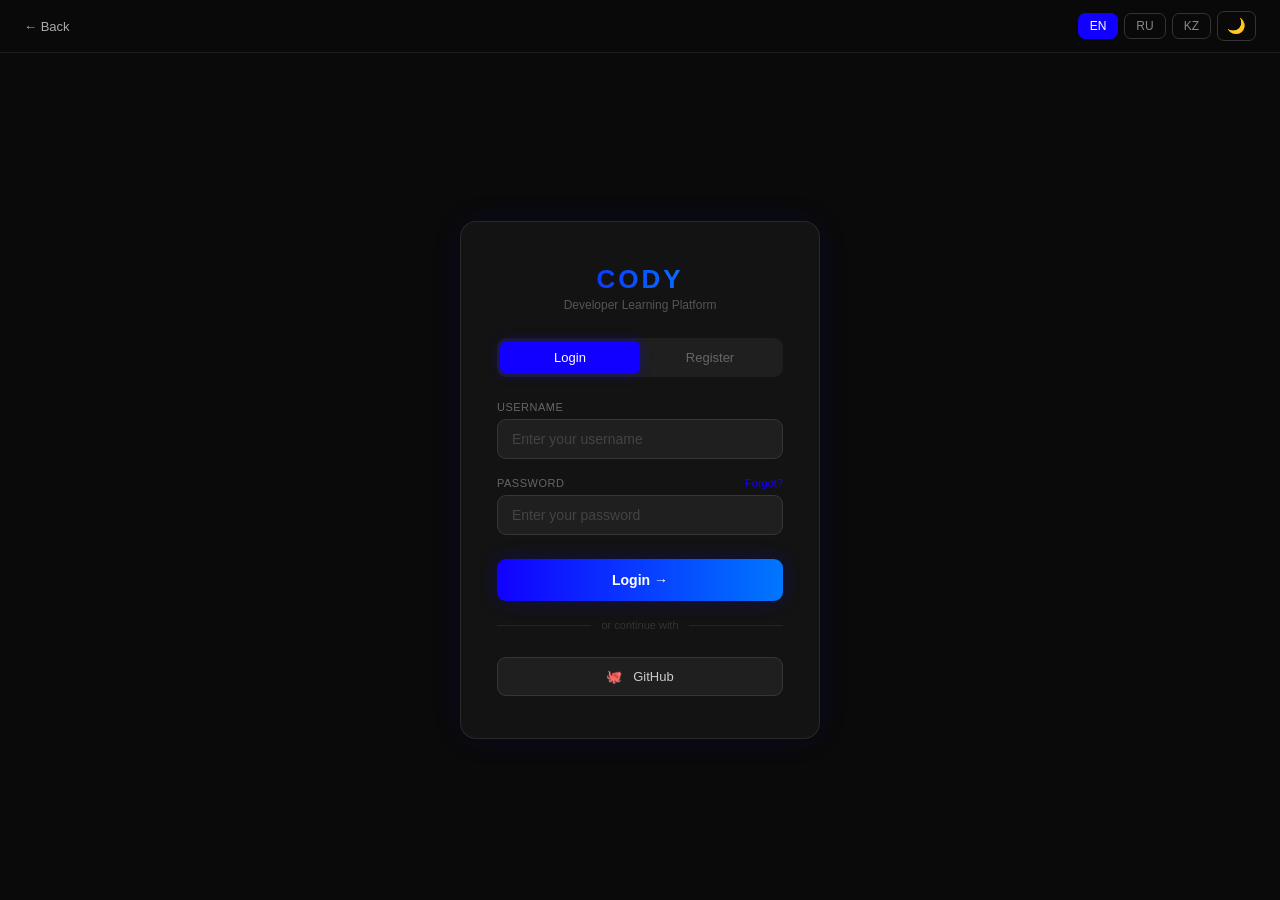
<file: login.html>
<!DOCTYPE html>
<html lang="en">
<head>
    <meta charset="UTF-8">
    <meta name="viewport" content="width=device-width, initial-scale=1.0">
    <title>Login — Cody Tech</title>
    <style>
        * { margin:0; padding:0; box-sizing:border-box; font-family:Arial,sans-serif; }

        body {
            background:#0a0a0a; color:#fff;
            min-height:100vh; display:flex;
            flex-direction:column; align-items:center; justify-content:center;
            transition:background 0.3s, color 0.3s;
        }
        body.light { background:#f0f0f0; color:#111; }

        /* TOP BAR */
        .top-bar {
            position:fixed; top:0; left:0; right:0;
            display:flex; justify-content:space-between; align-items:center;
            padding:11px 24px;
            background:rgba(10,10,10,0.95);
            border-bottom:1px solid #1e1e1e;
            z-index:100;
        }
        body.light .top-bar { background:rgba(255,255,255,0.95); border-bottom:1px solid #ddd; }
        .back-a { color:#aaa; text-decoration:none; font-size:13px; transition:color 0.2s; }
        .back-a:hover { color:#fff; }
        body.light .back-a { color:#555; }
        body.light .back-a:hover { color:#111; }
        .top-right { display:flex; gap:6px; align-items:center; }

        .ctrl-btn {
            padding:5px 11px; border-radius:7px;
            border:1px solid #333; background:transparent;
            color:#888; cursor:pointer; font-size:12px; transition:all 0.2s;
        }
        .ctrl-btn:hover, .ctrl-btn.active { background:#1100ff; border-color:#1100ff; color:#fff; }
        body.light .ctrl-btn { border-color:#ccc; color:#555; }
        body.light .ctrl-btn:hover, body.light .ctrl-btn.active { background:#1100ff; border-color:#1100ff; color:#fff; }

        .theme-btn {
            padding:5px 9px; border-radius:7px; font-size:15px;
            border:1px solid #333; background:transparent; cursor:pointer;
        }
        body.light .theme-btn { border-color:#ccc; }

        /* CARD */
        .card {
            background:rgba(255,255,255,0.04);
            border:1px solid rgba(255,255,255,0.09);
            border-radius:16px; padding:42px 36px;
            width:360px; margin-top:60px;
            box-shadow:0 0 30px rgba(17,0,255,0.1);
        }
        body.light .card { background:#fff; border-color:#e0e0e0; box-shadow:0 4px 20px rgba(0,0,0,0.1); }

        .brand { text-align:center; margin-bottom:26px; }
        .brand-name {
            font-size:26px; font-weight:bold; letter-spacing:3px;
            background:linear-gradient(90deg,#1100ff,#00aaff);
            -webkit-background-clip:text; -webkit-text-fill-color:transparent;
        }
        .brand-sub { font-size:12px; color:#555; margin-top:3px; }

        .tabs {
            display:flex; background:rgba(255,255,255,0.05);
            border-radius:9px; padding:3px; margin-bottom:24px;
        }
        body.light .tabs { background:#f0f0f0; }
        .tab {
            flex:1; padding:9px; text-align:center; border-radius:7px;
            cursor:pointer; font-size:13px; color:#666; transition:all 0.2s; user-select:none;
        }
        .tab.active { background:#1100ff; color:#fff; box-shadow:0 0 12px #1100ff66; }

        .form-group { margin-bottom:18px; }
        .form-group label { display:block; font-size:11px; color:#666; margin-bottom:6px; text-transform:uppercase; letter-spacing:0.5px; }
        body.light .form-group label { color:#888; }
        .form-group input {
            width:100%; padding:11px 14px;
            background:rgba(255,255,255,0.05);
            border:1px solid rgba(255,255,255,0.1);
            border-radius:9px; color:#fff; font-size:14px; outline:none;
            transition:border-color 0.25s, box-shadow 0.25s;
        }
        body.light .form-group input { background:#f8f8f8; border-color:#ddd; color:#111; }
        .form-group input:focus { border-color:#1100ff; box-shadow:0 0 0 3px rgba(17,0,255,0.12); }
        .form-group input::placeholder { color:#444; }
        body.light .form-group input::placeholder { color:#bbb; }

        .pass-row { display:flex; justify-content:space-between; align-items:center; margin-bottom:6px; }
        .pass-row label { margin-bottom:0; }
        .forgot { font-size:11px; color:#1100ff; text-decoration:none; }

        .sub-btn {
            width:100%; padding:13px; margin-top:6px;
            background:linear-gradient(90deg,#1100ff,#0077ff);
            border:none; border-radius:9px; color:#fff;
            font-size:14px; font-weight:bold; cursor:pointer;
            box-shadow:0 0 18px rgba(17,0,255,0.25);
            transition:transform 0.2s, box-shadow 0.2s;
        }
        .sub-btn:hover { transform:translateY(-2px); box-shadow:0 0 28px rgba(17,0,255,0.4); }
        .sub-btn:active { transform:scale(0.98); }

        .ghost-btn {
            width:100%; padding:11px; margin-top:8px;
            background:rgba(255,255,255,0.05);
            border:1px solid rgba(255,255,255,0.1);
            border-radius:9px; color:#ccc; font-size:13px; cursor:pointer; transition:background 0.2s;
        }
        body.light .ghost-btn { background:#f0f0f0; border-color:#ddd; color:#555; }

        .msg { margin-top:14px; padding:10px; border-radius:8px; font-size:12px; text-align:center; display:none; }
        .msg.ok { background:rgba(0,255,100,0.08); border:1px solid rgba(0,255,100,0.25); color:#00dd55; display:block; }
        .msg.err { background:rgba(255,50,50,0.08); border:1px solid rgba(255,50,50,0.25); color:#ff5555; display:block; }

        .divider { display:flex; align-items:center; gap:10px; margin:18px 0; color:#333; font-size:11px; }
        .divider::before,.divider::after { content:''; flex:1; height:1px; background:rgba(255,255,255,0.07); }
        body.light .divider::before, body.light .divider::after { background:#e0e0e0; }

        #regForm { display:none; }
    </style>
</head>
<body>

<div class="top-bar">
    <a href="index.html" class="back-a">← <span data-i="back">Back</span></a>
    <div class="top-right">
        <button class="ctrl-btn active" onclick="setLang('en',this)">EN</button>
        <button class="ctrl-btn" onclick="setLang('ru',this)">RU</button>
        <button class="ctrl-btn" onclick="setLang('kz',this)">KZ</button>
        <button class="theme-btn" id="themeBtn" onclick="toggleTheme()">🌙</button>
    </div>
</div>

<div class="card">
    <div class="brand">
        <div class="brand-name">CODY</div>
        <div class="brand-sub" data-i="brand_sub">Developer Learning Platform</div>
    </div>

    <div class="tabs">
        <div class="tab active" id="tabL" onclick="switchTab('login')" data-i="tab_login">Login</div>
        <div class="tab" id="tabR" onclick="switchTab('register')" data-i="tab_reg">Register</div>
    </div>

    <div id="loginForm">
        <div class="form-group">
            <label data-i="lbl_user">Username</label>
            <input type="text" id="lUser" placeholder="Enter your username" data-i-ph="ph_user">
        </div>
        <div class="form-group">
            <div class="pass-row">
                <label data-i="lbl_pass">Password</label>
                <a href="#" class="forgot" data-i="forgot">Forgot?</a>
            </div>
            <input type="password" id="lPass" placeholder="Enter your password" data-i-ph="ph_pass">
        </div>
        <button class="sub-btn" onclick="doLogin()" data-i="btn_login">Login →</button>
        <div id="loginMsg" class="msg"></div>
    </div>

    <div id="regForm">
        <div class="form-group">
            <label data-i="lbl_user">Username</label>
            <input type="text" id="rUser" placeholder="Choose a username" data-i-ph="ph_newuser">
        </div>
        <div class="form-group">
            <label data-i="lbl_email">Email</label>
            <input type="email" id="rEmail" placeholder="your@email.com">
        </div>
        <div class="form-group">
            <label data-i="lbl_pass">Password</label>
            <input type="password" id="rPass" placeholder="Create a password (min 6)" data-i-ph="ph_newpass">
        </div>
        <button class="sub-btn" onclick="doRegister()" data-i="btn_reg">Create Account →</button>
        <div id="regMsg" class="msg"></div>
    </div>

    <div class="divider" data-i="or">or continue with</div>
    <button class="ghost-btn" onclick="alert('GitHub OAuth — coming soon!')">🐙 &nbsp; GitHub</button>
</div>

<script>
const T={
    en:{
        back:"Back", brand_sub:"Developer Learning Platform",
        tab_login:"Login", tab_reg:"Register",
        lbl_user:"Username", lbl_pass:"Password", lbl_email:"Email",
        ph_user:"Enter your username", ph_pass:"Enter your password",
        ph_newuser:"Choose a username", ph_newpass:"Create a password (min 6)",
        forgot:"Forgot?", btn_login:"Login →", btn_reg:"Create Account →",
        or:"or continue with",
        err_fill:"⚠ Please fill in all fields.",
        err_short:"⚠ Password must be at least 6 characters.",
        err_creds:"✗ Wrong username or password.",
        ok_login:"✓ Welcome! Redirecting...",
        ok_reg:"✓ Account created! Please login.",
    },
    ru:{
        back:"Назад", brand_sub:"Платформа для разработчиков",
        tab_login:"Войти", tab_reg:"Регистрация",
        lbl_user:"Имя пользователя", lbl_pass:"Пароль", lbl_email:"Email",
        ph_user:"Введите имя пользователя", ph_pass:"Введите пароль",
        ph_newuser:"Придумайте имя", ph_newpass:"Придумайте пароль (мин. 6)",
        forgot:"Забыли?", btn_login:"Войти →", btn_reg:"Создать аккаунт →",
        or:"или войти через",
        err_fill:"⚠ Заполните все поля.",
        err_short:"⚠ Пароль минимум 6 символов.",
        err_creds:"✗ Неверный логин или пароль.",
        ok_login:"✓ Добро пожаловать! Перенаправление...",
        ok_reg:"✓ Аккаунт создан! Войдите.",
    },
    kz:{
        back:"Артқа", brand_sub:"Әзірлеушілер платформасы",
        tab_login:"Кіру", tab_reg:"Тіркелу",
        lbl_user:"Пайдаланушы аты", lbl_pass:"Құпия сөз", lbl_email:"Email",
        ph_user:"Пайдаланушы атын енгізіңіз", ph_pass:"Құпия сөзді енгізіңіз",
        ph_newuser:"Пайдаланушы атын таңдаңыз", ph_newpass:"Құпия сөз жасаңыз (мин. 6)",
        forgot:"Ұмыттыңыз ба?", btn_login:"Кіру →", btn_reg:"Аккаунт жасау →",
        or:"немесе арқылы кіру",
        err_fill:"⚠ Барлық өрістерді толтырыңыз.",
        err_short:"⚠ Құпия сөз кемінде 6 таңба болуы керек.",
        err_creds:"✗ Қате пайдаланушы аты немесе құпия сөз.",
        ok_login:"✓ Қош келдіңіз! Бағытталуда...",
        ok_reg:"✓ Аккаунт жасалды! Кіріңіз.",
    }
};
let lang='en';

function setLang(l,btn){
    lang=l;
    document.querySelectorAll('.ctrl-btn').forEach(b=>b.classList.remove('active'));
    btn.classList.add('active');
    const t=T[l];
    document.querySelectorAll('[data-i]').forEach(el=>{const k=el.getAttribute('data-i');if(t[k])el.textContent=t[k];});
    document.querySelectorAll('[data-i-ph]').forEach(el=>{const k=el.getAttribute('data-i-ph');if(t[k])el.placeholder=t[k];});
}

function switchTab(tab){
    document.getElementById('tabL').classList.toggle('active',tab==='login');
    document.getElementById('tabR').classList.toggle('active',tab==='register');
    document.getElementById('loginForm').style.display=tab==='login'?'block':'none';
    document.getElementById('regForm').style.display=tab==='register'?'block':'none';
}

function showMsg(id,text,type){const el=document.getElementById(id);el.textContent=text;el.className='msg '+type;}

function doLogin(){
    const u=document.getElementById('lUser').value.trim();
    const p=document.getElementById('lPass').value;
    if(!u||!p){showMsg('loginMsg',T[lang].err_fill,'err');return;}
    if(u==='admin'&&p==='1234'){
        // Сохраняем пользователя
        localStorage.setItem('cody_user', u);
        showMsg('loginMsg',T[lang].ok_login,'ok');
        setTimeout(()=>window.location.href='index.html',1400);
    } else {
        showMsg('loginMsg',T[lang].err_creds,'err');
    }
}

function doRegister(){
    const u=document.getElementById('rUser').value.trim();
    const e=document.getElementById('rEmail').value.trim();
    const p=document.getElementById('rPass').value;
    if(!u||!e||!p){showMsg('regMsg',T[lang].err_fill,'err');return;}
    if(p.length<6){showMsg('regMsg',T[lang].err_short,'err');return;}
    // Сохраняем пользователя после регистрации
    localStorage.setItem('cody_user', u);
    showMsg('regMsg',T[lang].ok_reg,'ok');
    setTimeout(()=>{
        switchTab('login');
        document.getElementById('regMsg').className='msg';
    },1500);
}

let dark=true;
function toggleTheme(){
    dark=!dark;
    document.body.classList.toggle('light',!dark);
    document.getElementById('themeBtn').textContent=dark?'🌙':'☀️';
}

document.addEventListener('keydown',e=>{
    if(e.key==='Enter'){
        document.getElementById('tabL').classList.contains('active')?doLogin():doRegister();
    }
});
</script>
</body>
</html>
</file>
<file: style.css>
* {
    margin: 0;
    padding: 0;
    box-sizing: border-box;
    font-family: Arial, sans-serif;
    scroll-behavior: smooth;
}

body {
    background: #0f0f0f;
    color: white;
}

.logo {
    display: flex;
    align-items: center;
    gap: 10px;
    font-size: 22px;
    font-weight: bold;
}

.logo-img {
    width: 35px;
    height: 35px;
    object-fit: contain;
}


/* BUTTONS */
.btn {
    padding: 15px 35px;
    border: none;
    cursor: pointer;
    margin-top: 25px;
    border-radius: 30px;
    font-size: 16px;
    position: relative;
    z-index: 5;
    transition: transform 0.2s, box-shadow 0.2s;
}
.btn:active {
    transform: scale(0.95);
}
.neon {
    background: #1100ff;
    color: white;
    box-shadow: 0 0 15px #0077ff, 0 0 30px #0084ff;
}
.neon:hover {
    transform: scale(1.1);
    box-shadow: 0 0 30px #0011ff, 0 0 60px #0011ff;
}
.large {
    font-size: 18px;
}


/* NAVBAR */

.navbar {
    position: fixed;
    width: 100%;
    display: flex;
    justify-content: space-between;
    padding: 20px 50px;
    background: rgba(0,0,0,0.8);
    backdrop-filter: blur(10px);
    z-index: 1000;
}

.navbar ul {
    list-style: none;
    display: flex;
    gap: 30px;
}

.navbar a {
    text-decoration: none;
    color: white;
    transition: 0.3s;
}

.navbar a:hover {
    color: crimson;
}

.logo {
    font-weight: bold;
    font-size: 22px;
}

/* HERO */

.hero {
    height: 100vh;
    display: flex;
    flex-direction: column;
    justify-content: center;
    align-items: center;
    text-align: center;

    background: linear-gradient(to bottom, #000000cc, #000000ee),
                url("https://algorithmman.com/wp-content/uploads/2024/04/programming-languages.png") center/cover no-repeat;
}

.hero h1 {
    font-size: 60px;
    margin-bottom: 20px;
}

.hero p {
    font-size: 20px;
    margin-bottom: 30px;
    max-width: 600px;
}

.buttons {
    display: flex;
    gap: 20px;
}

/* BUTTONS */

.btn {
    padding: 12px 30px;
    border-radius: 5px;
    text-decoration: none;
    transition: 0.3s;
}

.primary {
    background: crimson;
    color: white;
}

.primary:hover {
    background: darkred;
}

.secondary {
    border: 1px solid white;
    color: white;
}

.secondary:hover {
    background: white;
    color: black;
}

.big {
    padding: 15px 40px;
    font-size: 18px;
}

/* SECTIONS */

.section {
    padding: 100px 50px;
    text-align: center;
}

.section.dark {
    background: #1a1a1a;
}

.grid {
    margin-top: 50px;
    display: flex;
    justify-content: center;
    gap: 30px;
    flex-wrap: wrap;
}

.card {
    background: #222;
    padding: 30px;
    width: 250px;
    border-radius: 10px;
    transition: 0.3s;
}

.card:hover {
    transform: translateY(-10px);
    background: #2b2b2b;
}

footer {
    padding: 30px;
    text-align: center;
    background: black;
    color: gray;
}
.btn {
    padding: 12px 30px;
    border-radius: 5px;
    text-decoration: none;
    transition: 0.3s;
    display: block;
    margin-top: 20px;
}

.primary {
    background: crimson;
    color: white;
}

.primary:hover {
    background: darkred;
}

.secondary {
    border: 1px solid white;
    color: white;
}

.secondary:hover {
    background: white;
    color: black;
}

.big {
    padding: 15px 40px;
    font-size: 18px;
}
.section1{
    display: flex;
    flex-direction: column;
    justify-content: center;
    align-items: center;
    padding: 50px;
}
.section2 {
    padding: 50px 50px;
    text-align: left;
}

.section.dark2 {
    background: #1a1a1a;
}

.grid2 {
    margin-top: 50px;
    display: flex;
    justify-content: left;
    gap: 30px;
    flex-wrap: wrap;
}

.card2 {
    background: #222;
    padding: 30px;
    width: 250px;
    border-radius: 10px;
    transition: 0.3s;
}
</file>
